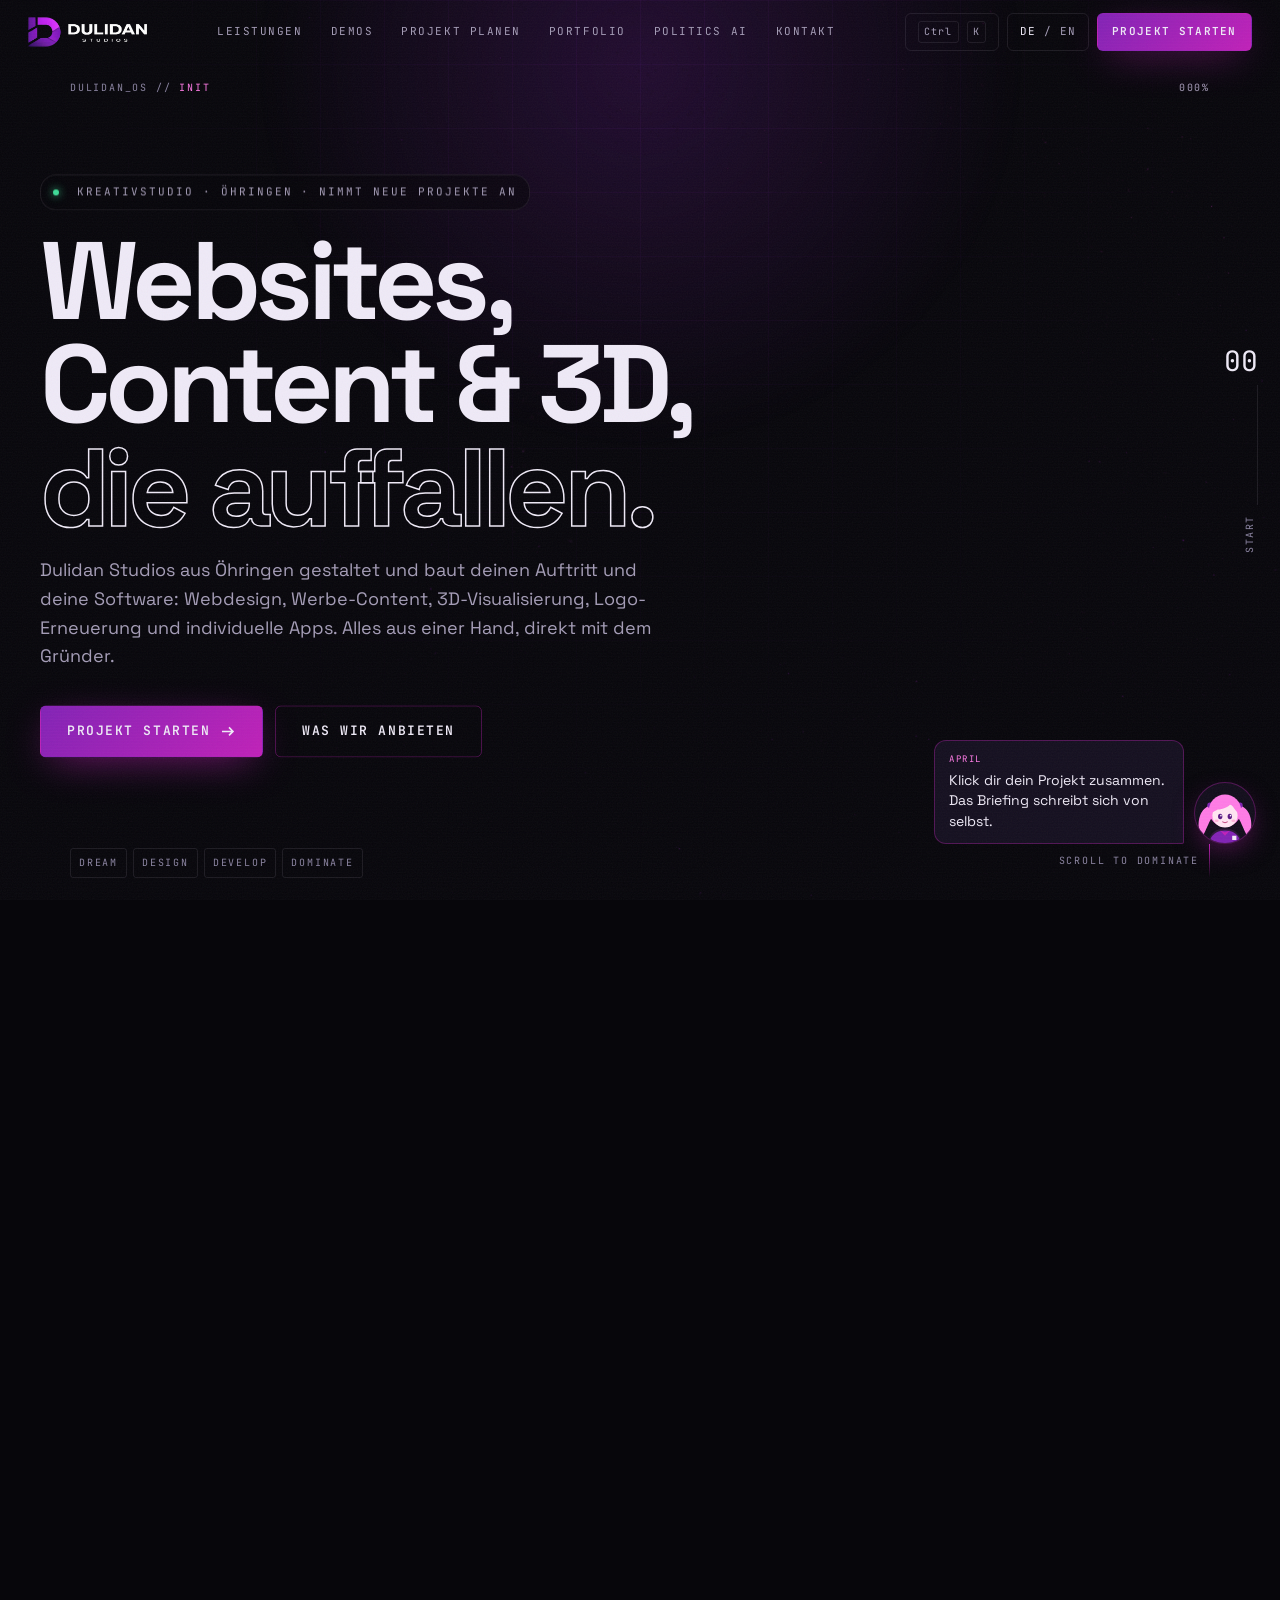
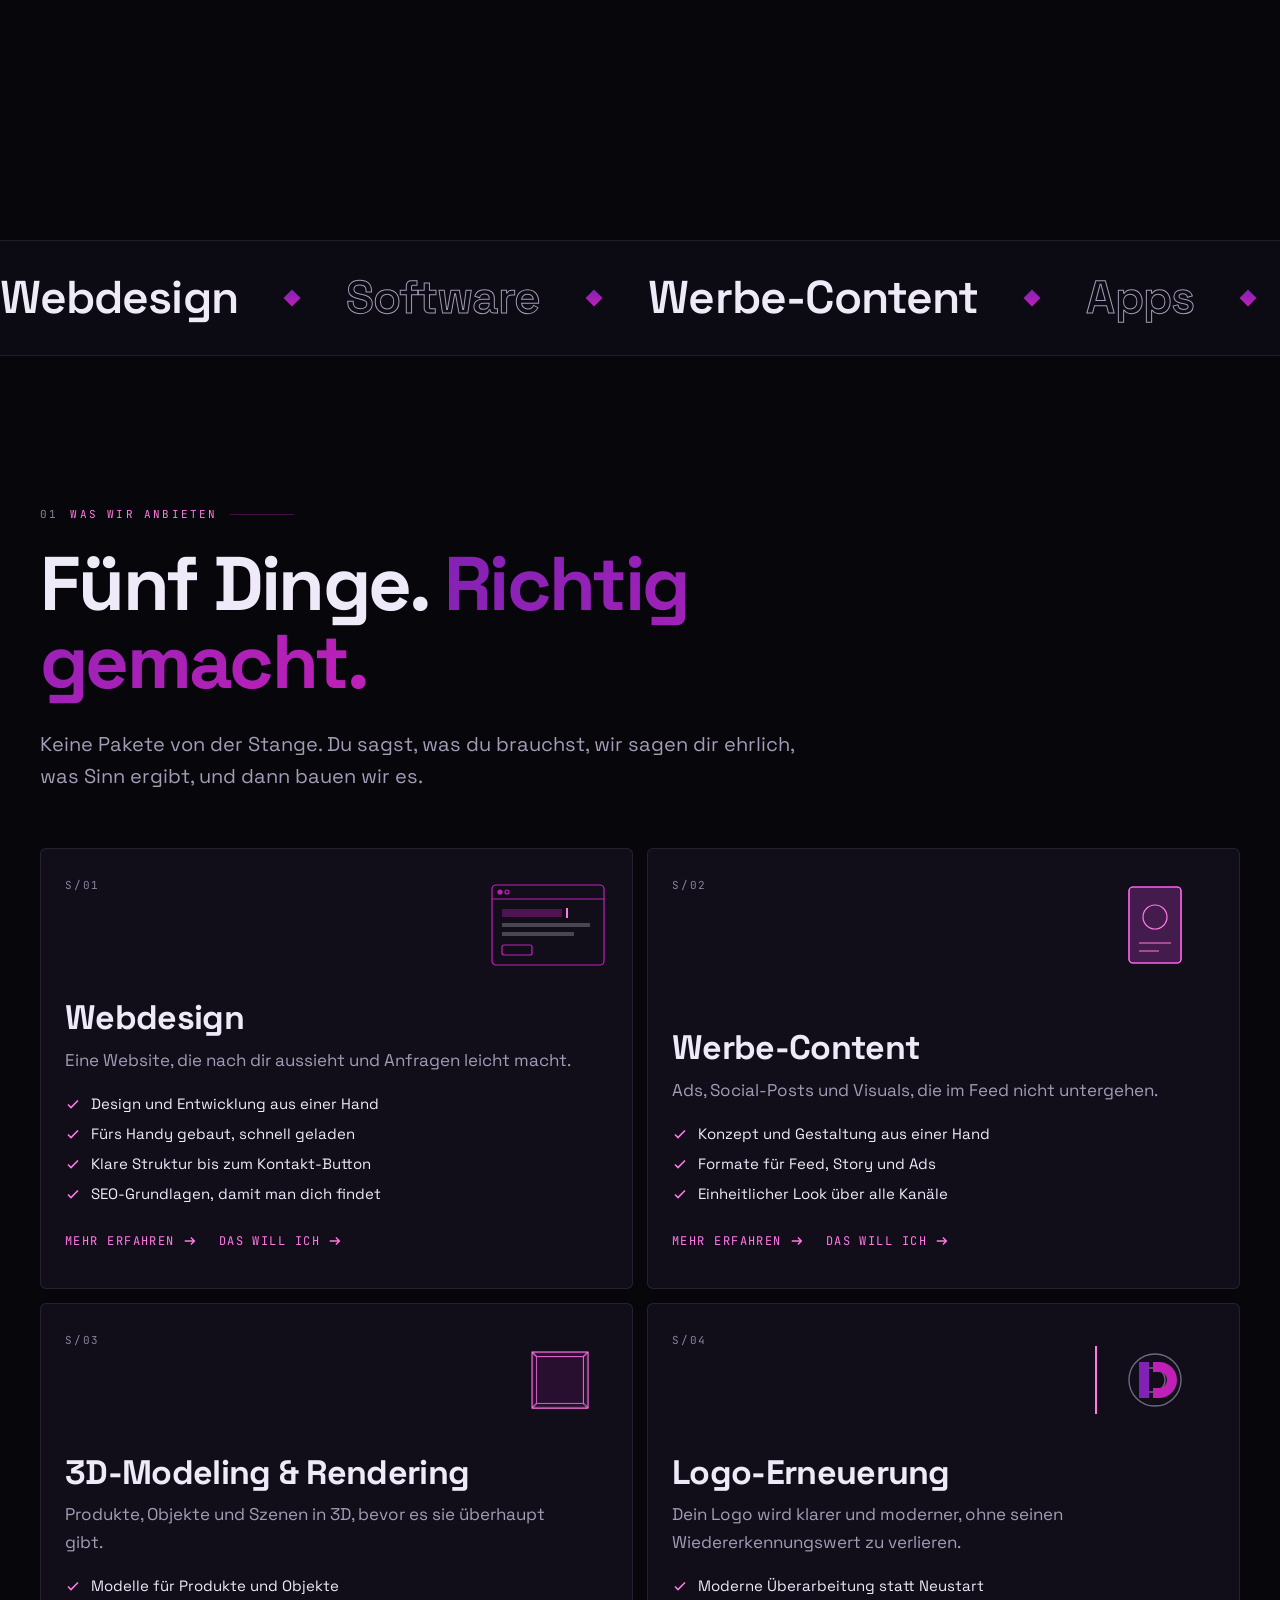
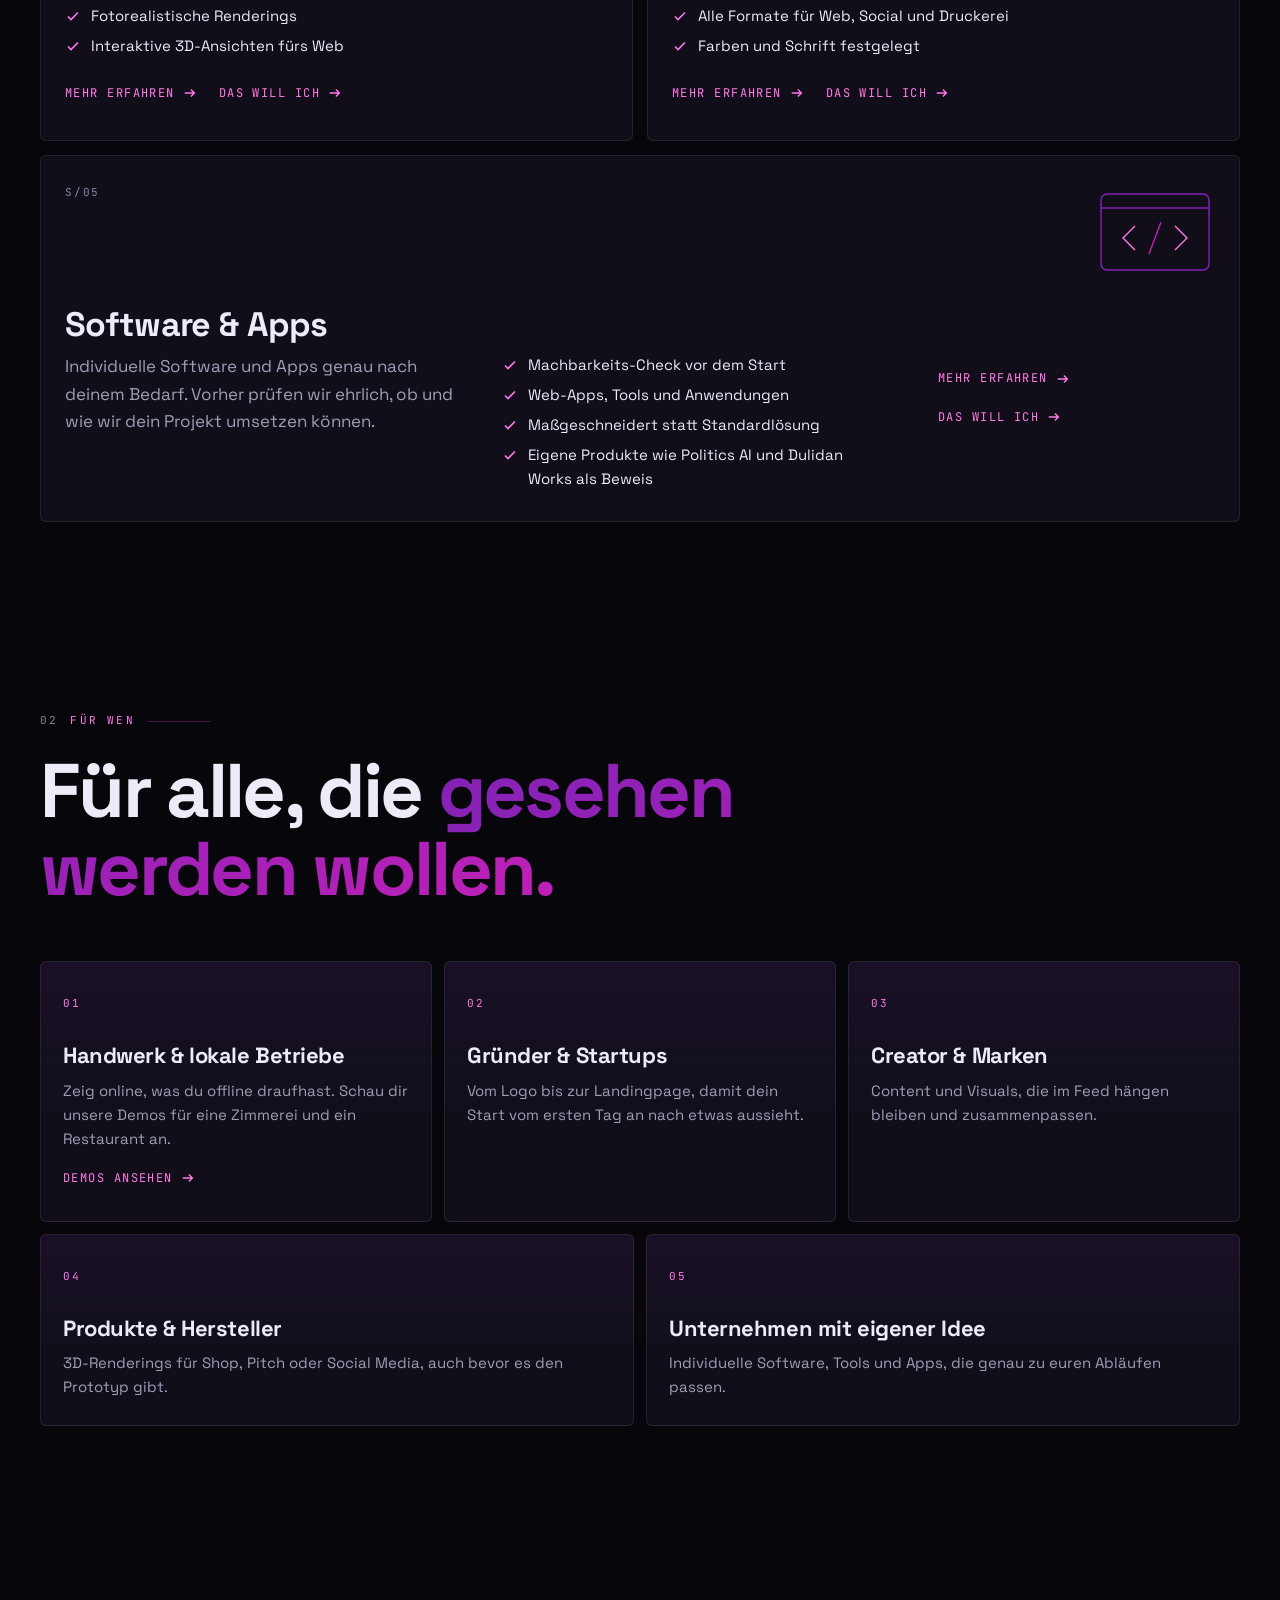
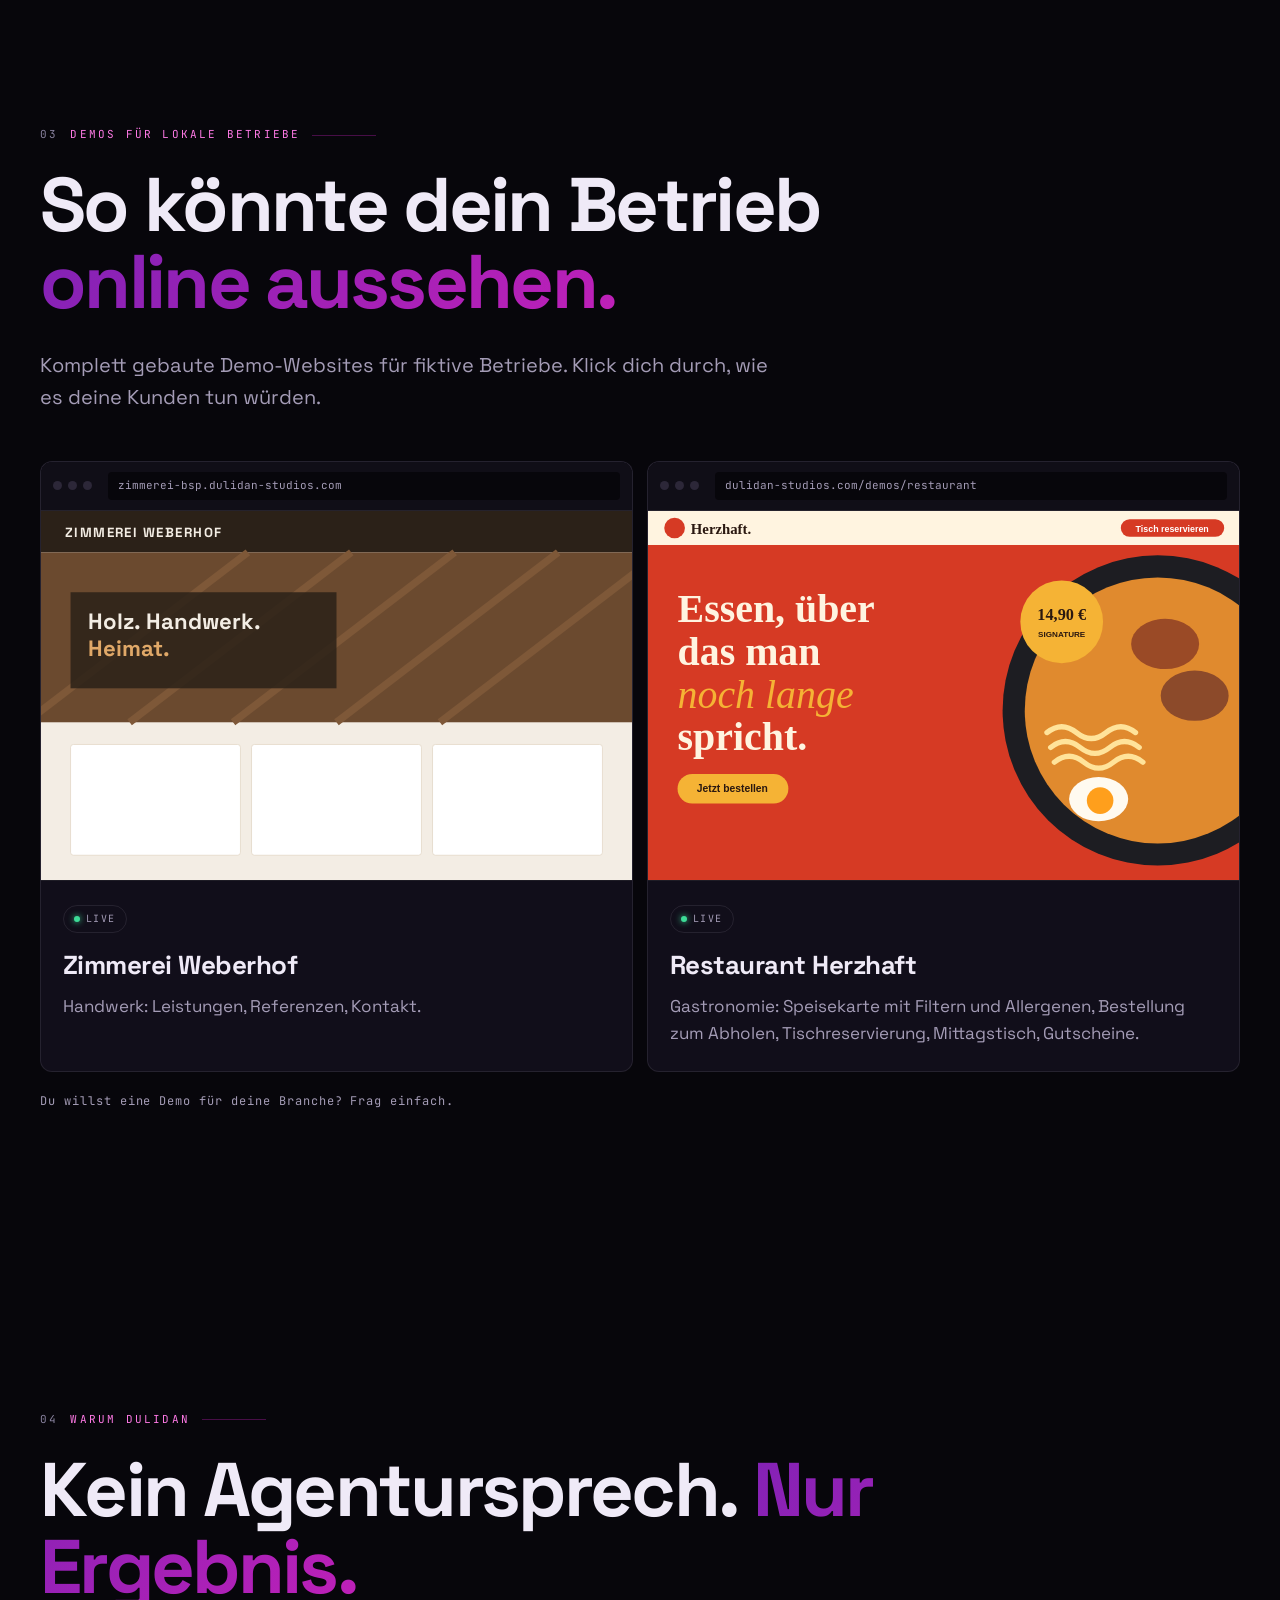
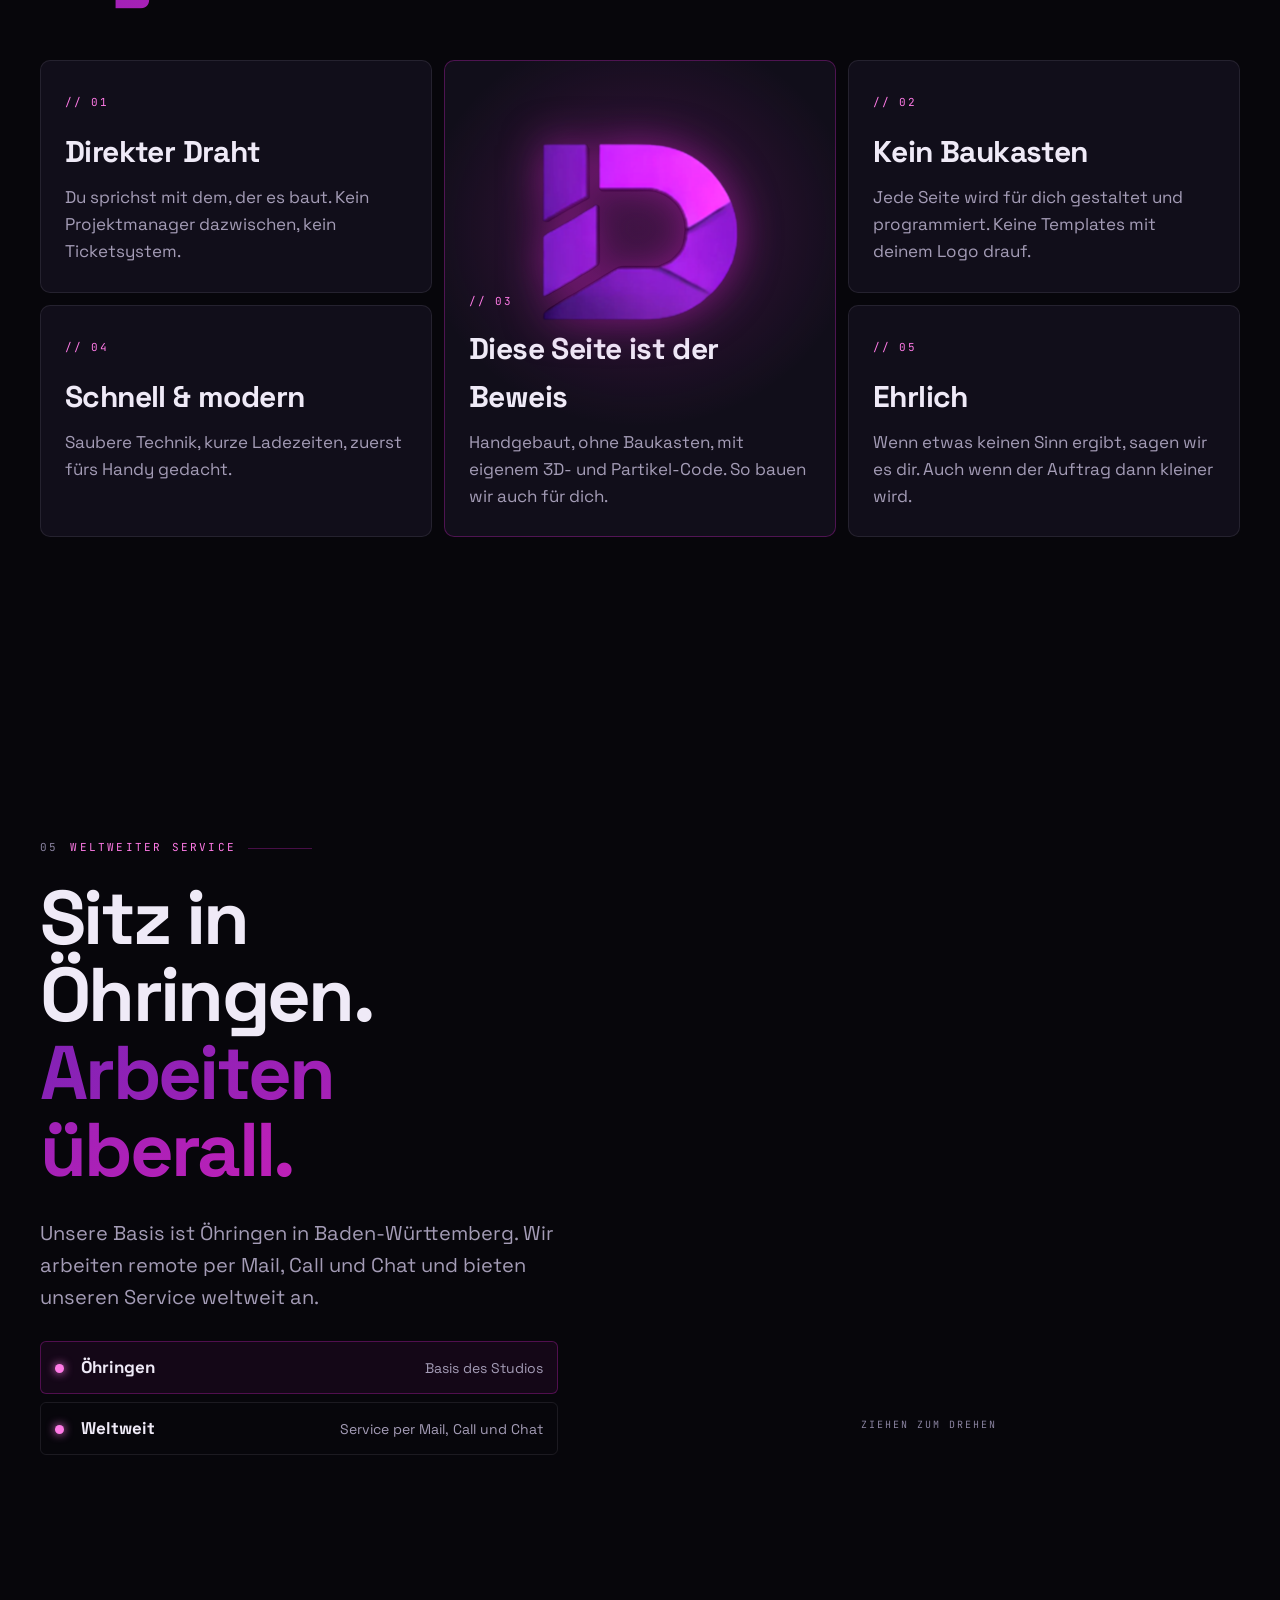
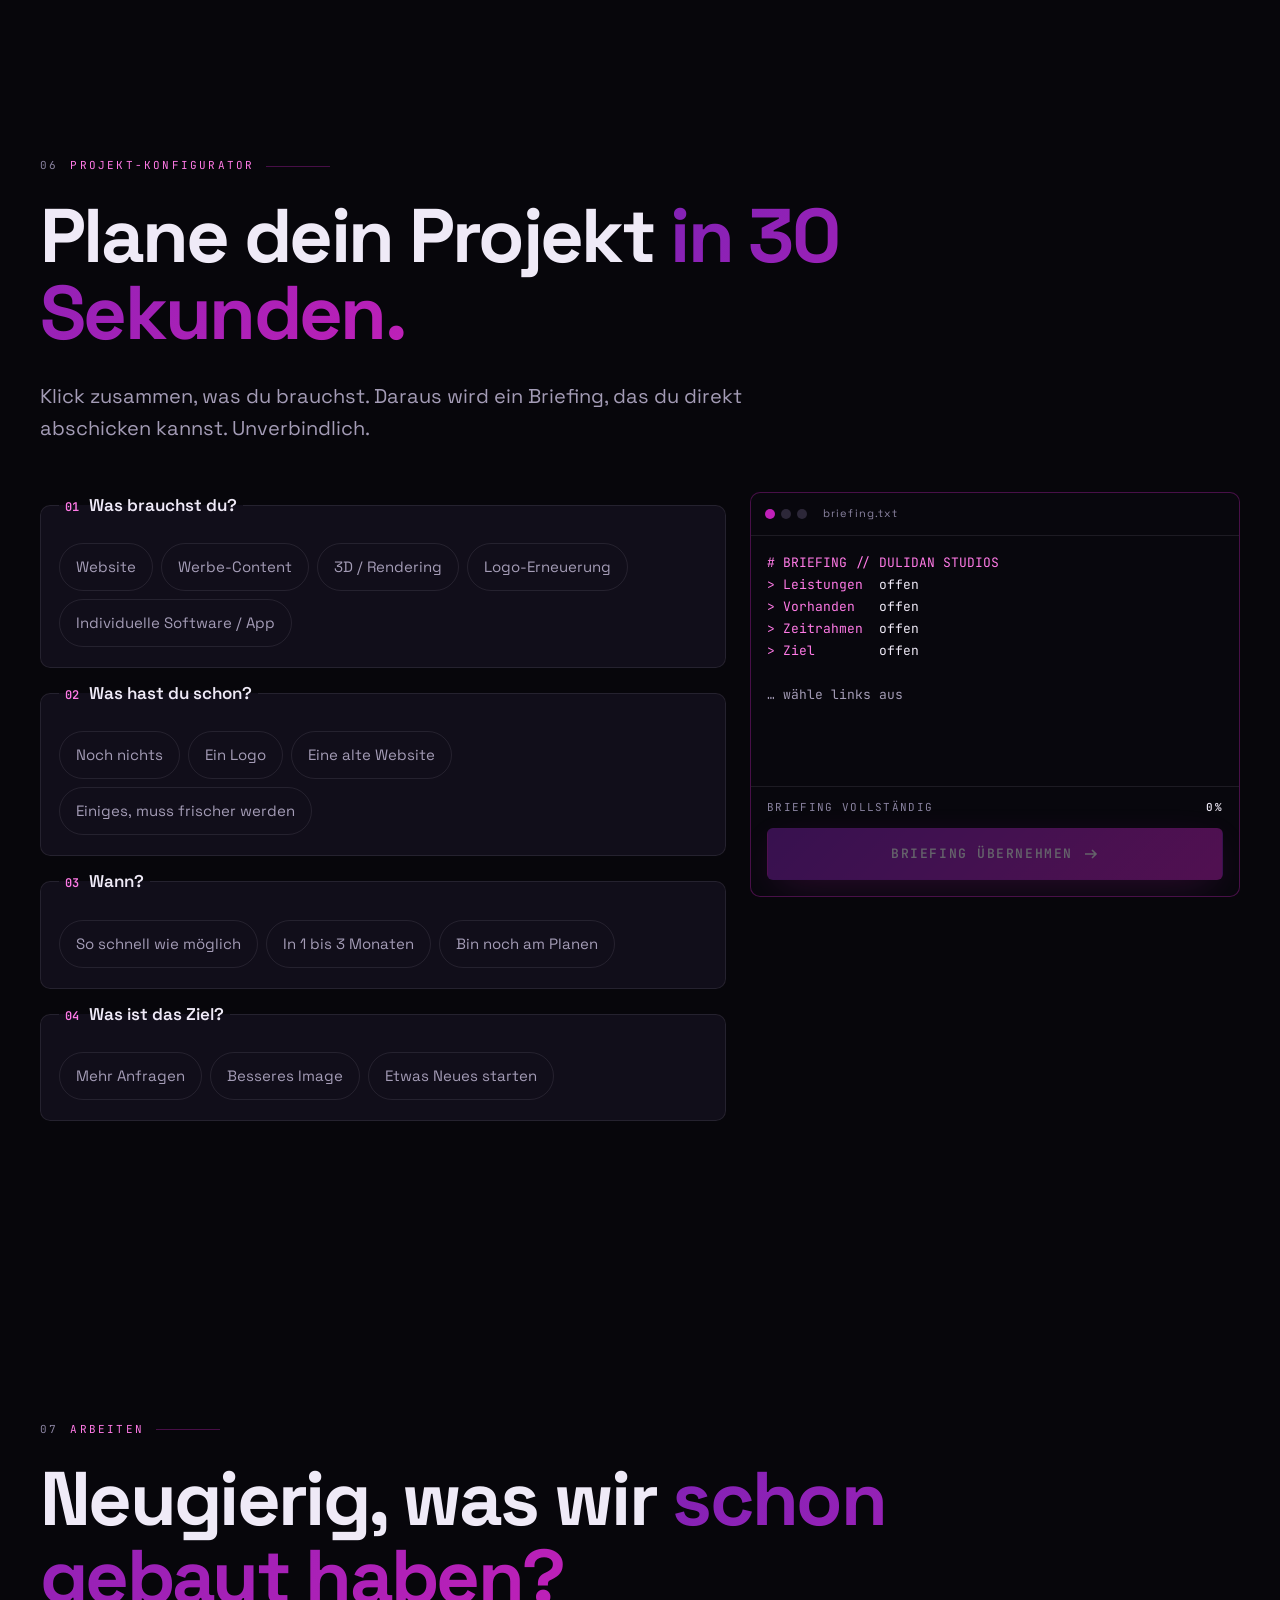
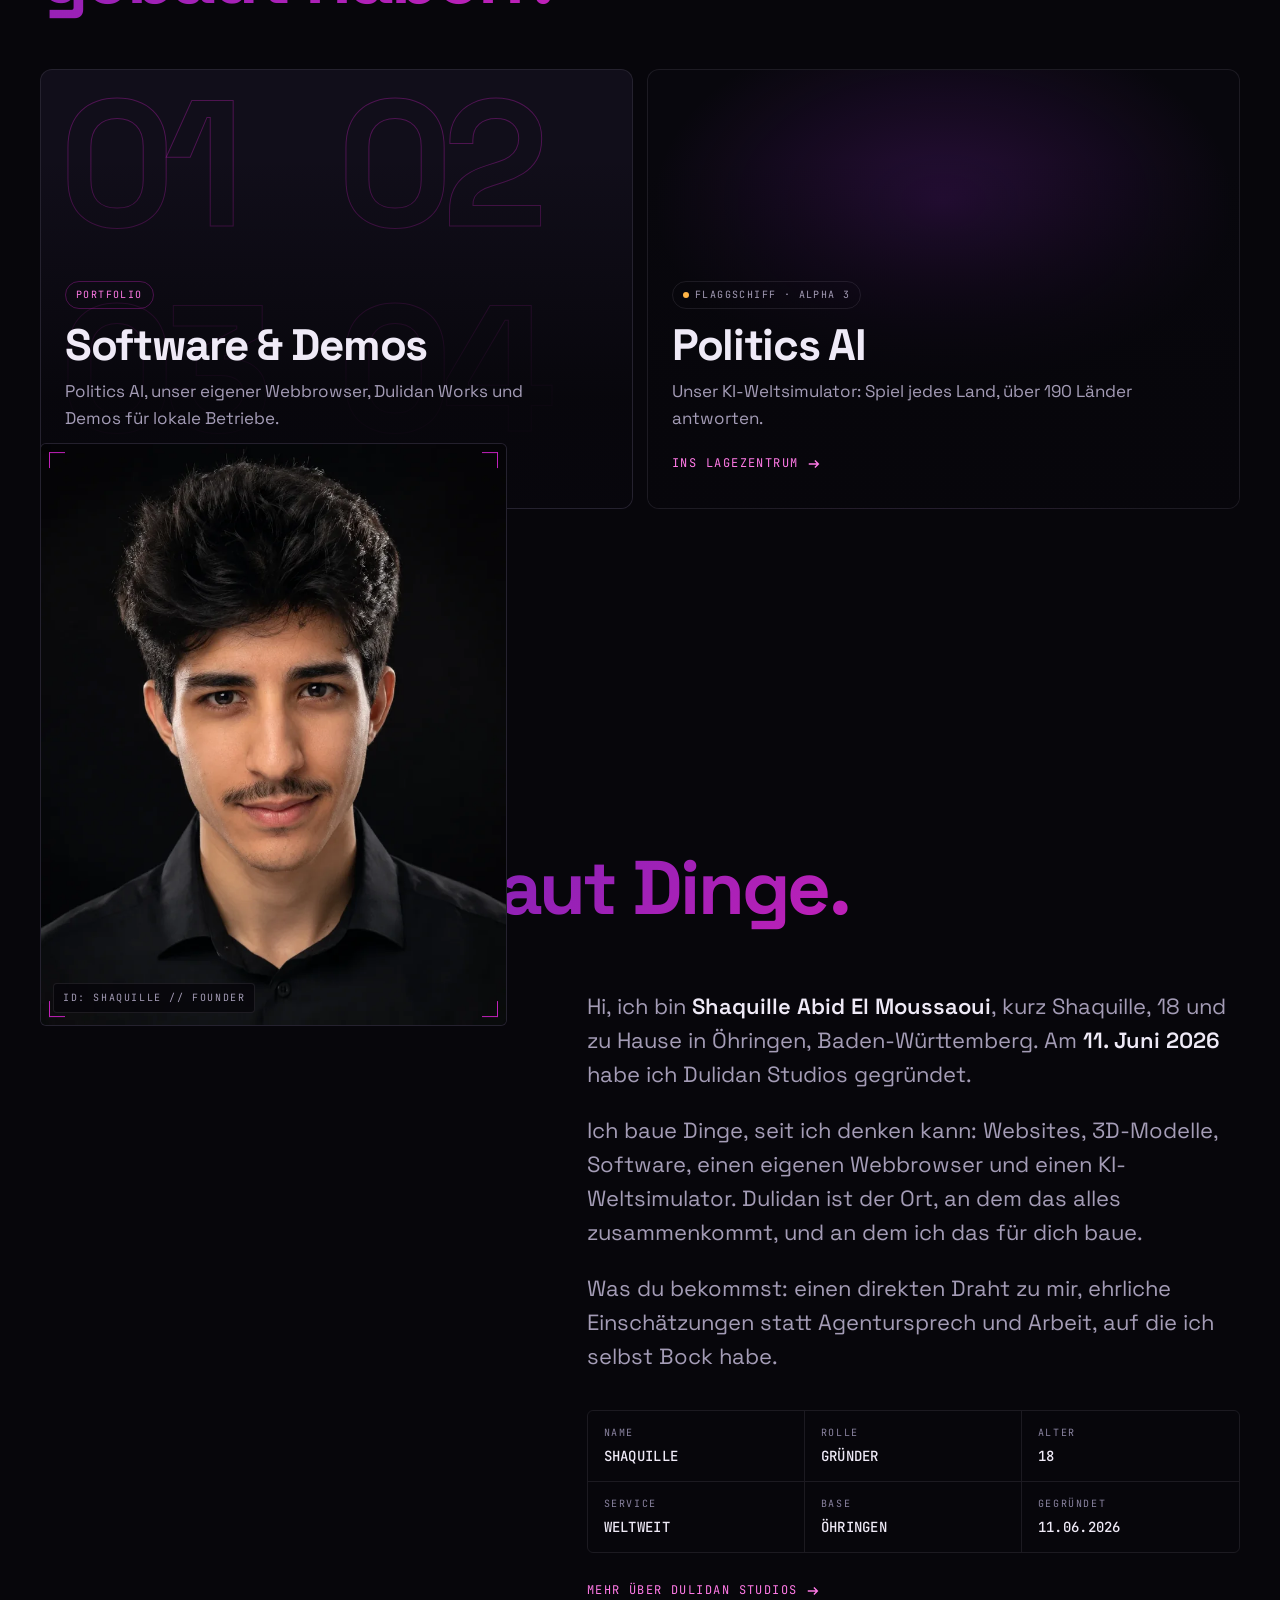
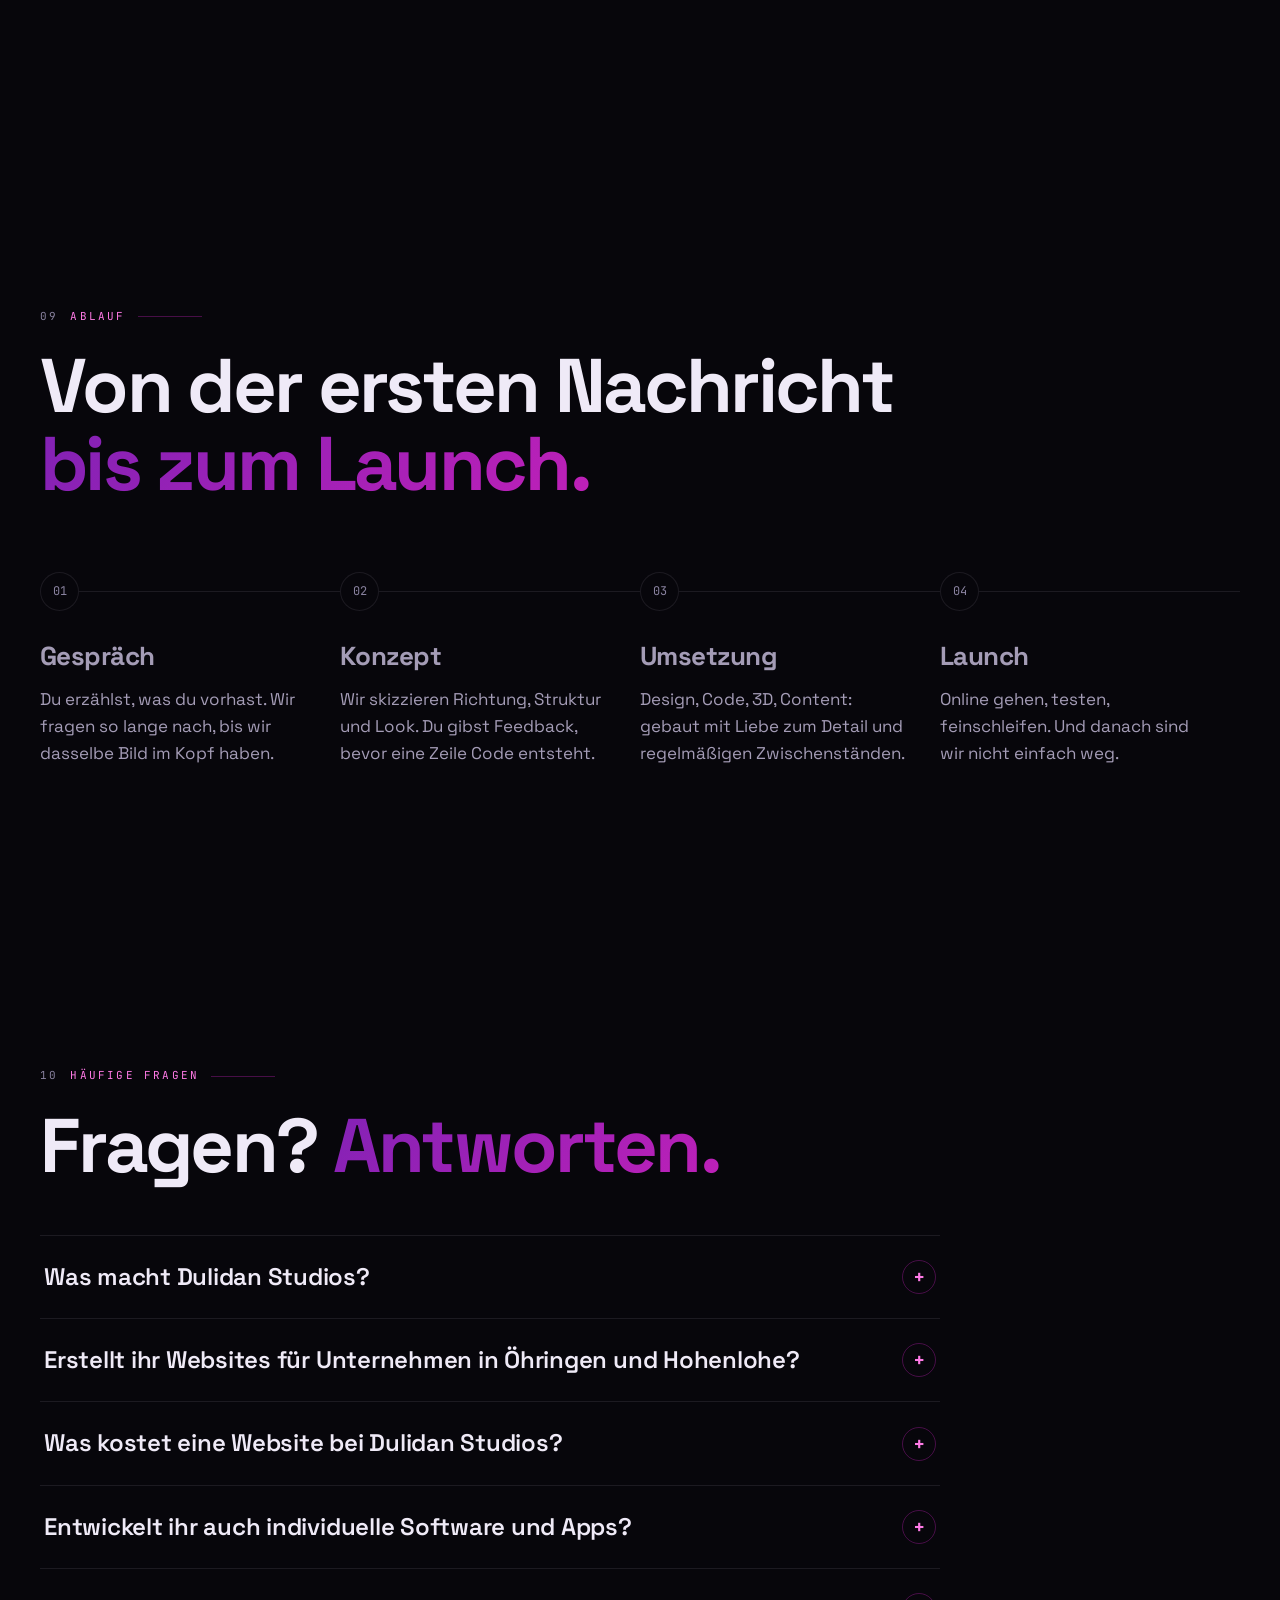
<file: index.html>
<!DOCTYPE html>
<html lang="de">
<head>
<meta charset="UTF-8">
<meta name="viewport" content="width=device-width, initial-scale=1">
<title>Webdesign, Software, Werbung & 3D aus Öhringen | Dulidan Studios</title>
<meta name="description" content="Dulidan Studios aus Öhringen: Webdesign, Softwareentwicklung, Werbe-Content, 3D-Visualisierung und Logo-Erneuerung für Hohenlohe, Heilbronn und weltweit.">
<meta name="theme-color" content="#07060b">
<meta name="color-scheme" content="dark">
<meta name="robots" content="index,follow,max-image-preview:large,max-snippet:-1">
<meta name="author" content="Dulidan Studios">
<meta name="geo.region" content="DE-BW">
<meta name="geo.placename" content="Öhringen">
<meta name="geo.position" content="49.2003;9.5025">
<meta name="ICBM" content="49.2003, 9.5025">
<link rel="alternate" hreflang="de" href="https://dulidan-studios.com/">
<link rel="alternate" hreflang="x-default" href="https://dulidan-studios.com/">
<link rel="canonical" href="https://dulidan-studios.com/">
<meta property="og:type" content="website">
<meta property="og:site_name" content="Dulidan Studios">
<meta property="og:title" content="Dulidan Studios · Webdesign, Software & 3D aus Öhringen">
<meta property="og:description" content="Dulidan Studios aus Öhringen: Webdesign, Softwareentwicklung, Werbe-Content, 3D-Visualisierung und Logo-Erneuerung für Hohenlohe, Heilbronn und weltweit.">
<meta property="og:url" content="https://dulidan-studios.com/">
<meta property="og:image" content="https://dulidan-studios.com/assets/img/og.jpg">
<meta property="og:image:width" content="1200">
<meta property="og:image:height" content="630">
<meta property="og:locale" content="de_DE">
<meta name="twitter:card" content="summary_large_image">
<link rel="icon" href="/favicon.ico" sizes="any">
<link rel="apple-touch-icon" href="/apple-touch-icon.png">
<link rel="manifest" href="/site.webmanifest">
<link rel="preload" href="/assets/fonts/space-grotesk.woff2" as="font" type="font/woff2" crossorigin>
<link rel="preload" href="/assets/fonts/jetbrains-mono.woff2" as="font" type="font/woff2" crossorigin>
<link rel="stylesheet" href="/assets/css/main.css">
<noscript><style>.rv,.rv-mask{opacity:1!important;transform:none!important;clip-path:none!important}.epic{height:auto!important}.epic-words .w{opacity:1!important;position:static!important}</style></noscript>
<script type="application/ld+json">{"@context":"https://schema.org","@graph":[{"@type":"WebSite","@id":"https://dulidan-studios.com/#website","url":"https://dulidan-studios.com/","name":"Dulidan Studios","inLanguage":"de-DE","publisher":{"@id":"https://dulidan-studios.com/#org"}},{"@type":["ProfessionalService","Organization"],"@id":"https://dulidan-studios.com/#org","name":"Dulidan Studios","alternateName":["Dulidan","Dulidan Studio","Dulidan Studios Öhringen"],"slogan":"Dream. Design. Develop. Dominate.","description":"Kreativstudio aus Öhringen für Webdesign, Werbe-Content, 3D-Modeling, Logo-Erneuerung und individuelle Software.","url":"https://dulidan-studios.com/","logo":"https://dulidan-studios.com/assets/img/icon-192.png","image":"https://dulidan-studios.com/assets/img/og.jpg","email":"info@dulidan-studios.com","telephone":"+4915207049499","foundingDate":"2026-06-11","founder":{"@type":"Person","@id":"https://dulidan-studios.com/#founder","name":"Shaquille Abid El Moussaoui","jobTitle":"Gründer und Inhaber","image":"https://dulidan-studios.com/assets/img/shaquille.webp","url":"https://dulidan-studios.com/ueber-uns/","sameAs":["https://github.com/short1106"]},"brand":{"@type":"Brand","name":"Dulidan Studios"},"owns":[{"@type":"SoftwareApplication","@id":"https://dulidan-studios.com/politics-ai/#app","name":"Politics AI","url":"https://dulidan-studios.com/politics-ai/"}],"address":{"@type":"PostalAddress","streetAddress":"Theodor-Fontane-Weg 11","postalCode":"74613","addressLocality":"Öhringen","addressRegion":"Baden-Württemberg","addressCountry":"DE"},"geo":{"@type":"GeoCoordinates","latitude":49.2003,"longitude":9.5025},"areaServed":[{"@type":"City","name":"Öhringen"},{"@type":"AdministrativeArea","name":"Hohenlohekreis"},{"@type":"City","name":"Heilbronn"},{"@type":"State","name":"Baden-Württemberg"},{"@type":"Country","name":"Deutschland"},"Weltweit"],"knowsAbout":["Webdesign","Webentwicklung","Suchmaschinenoptimierung","3D-Visualisierung","Logo-Design","Softwareentwicklung","Social Media Content"],"hasOfferCatalog":{"@type":"OfferCatalog","name":"Leistungen","itemListElement":[{"@type":"Offer","itemOffered":{"@type":"Service","name":"Webdesign","description":"Gestaltung und Programmierung von Websites, mobil optimiert und mit SEO-Grundlagen.","url":"https://dulidan-studios.com/webdesign/","provider":{"@id":"https://dulidan-studios.com/#org"},"areaServed":"Weltweit"}},{"@type":"Offer","itemOffered":{"@type":"Service","name":"Werbe-Content","description":"Ads, Social-Media-Posts und Visuals aus einer Hand.","url":"https://dulidan-studios.com/werbung/","provider":{"@id":"https://dulidan-studios.com/#org"},"areaServed":"Weltweit"}},{"@type":"Offer","itemOffered":{"@type":"Service","name":"3D-Modeling und Rendering","description":"3D-Modelle, fotorealistische Renderings und interaktive 3D-Ansichten fürs Web.","url":"https://dulidan-studios.com/3d-visualisierung/","provider":{"@id":"https://dulidan-studios.com/#org"},"areaServed":"Weltweit"}},{"@type":"Offer","itemOffered":{"@type":"Service","name":"Logo-Erneuerung","description":"Moderne Überarbeitung bestehender Logos inklusive aller Formate.","url":"https://dulidan-studios.com/logo-design/","provider":{"@id":"https://dulidan-studios.com/#org"},"areaServed":"Weltweit"}},{"@type":"Offer","itemOffered":{"@type":"Service","name":"Individuelle Software und Apps","description":"Web-Apps, Tools und Anwendungen nach Machbarkeits-Check.","url":"https://dulidan-studios.com/softwareentwicklung/","provider":{"@id":"https://dulidan-studios.com/#org"},"areaServed":"Weltweit"}}]},"sameAs":["https://github.com/short1106"]},{"@type":"WebPage","@id":"https://dulidan-studios.com/#webpage","url":"https://dulidan-studios.com/","name":"Webdesign, Software, Werbung & 3D aus Öhringen | Dulidan Studios","isPartOf":{"@id":"https://dulidan-studios.com/#website"},"about":{"@id":"https://dulidan-studios.com/#org"},"inLanguage":"de-DE","primaryImageOfPage":"https://dulidan-studios.com/assets/img/og.jpg"},{"@type":"FAQPage","@id":"https://dulidan-studios.com/#faq","mainEntity":[{"@type":"Question","name":"Was macht Dulidan Studios?","acceptedAnswer":{"@type":"Answer","text":"Dulidan Studios ist ein Kreativstudio aus Öhringen. Wir gestalten und programmieren Websites, erstellen Werbe-Content für Social Media und Ads, modellieren und rendern in 3D, erneuern Logos und entwickeln individuelle Software und Apps."}},{"@type":"Question","name":"Erstellt ihr Websites für Unternehmen in Öhringen und Hohenlohe?","acceptedAnswer":{"@type":"Answer","text":"Ja. Unser Sitz ist in Öhringen im Hohenlohekreis. Wir arbeiten für Betriebe in Öhringen, im Hohenlohekreis, in Heilbronn und Umgebung und bieten unseren Service weltweit remote an."}},{"@type":"Question","name":"Was kostet eine Website bei Dulidan Studios?","acceptedAnswer":{"@type":"Answer","text":"Das hängt vom Umfang ab, zum Beispiel von der Anzahl der Seiten und Funktionen. Nach einem kurzen Gespräch bekommst du ein transparentes, unverbindliches Angebot. Als Kleinunternehmer weisen wir keine Umsatzsteuer aus."}},{"@type":"Question","name":"Entwickelt ihr auch individuelle Software und Apps?","acceptedAnswer":{"@type":"Answer","text":"Ja. Wir prüfen zuerst ehrlich, ob und wie wir dein Projekt umsetzen können, und entwickeln dann Web-Apps, Tools und Anwendungen nach deinem Bedarf. Eigene Produkte wie Politics AI, unser Webbrowser und Dulidan Works zeigen, was wir bauen."}},{"@type":"Question","name":"Werden die Websites für Google optimiert?","acceptedAnswer":{"@type":"Answer","text":"Ja. Jede Website bekommt saubere SEO-Grundlagen: schnelle Ladezeiten, eine mobile Ansicht, klare Struktur, passende Titel und Beschreibungen sowie strukturierte Daten, damit Suchmaschinen dein Angebot verstehen."}},{"@type":"Question","name":"Wie läuft die Zusammenarbeit ab?","acceptedAnswer":{"@type":"Answer","text":"Wir starten mit einem Gespräch, danach skizzieren wir Konzept und Look. Erst wenn du zufrieden bist, setzen wir um und gehen gemeinsam online. Die Abstimmung läuft per Mail, Call und Chat, egal wo du sitzt."}}]}]}</script>
<script>try{if(localStorage.getItem("dd_lang")==="en")document.documentElement.lang="en";if(!localStorage.getItem("dd_booted2")&&!matchMedia("(prefers-reduced-motion: reduce)").matches)document.documentElement.classList.add("booting")}catch(e){}</script>
<script src="/assets/js/main.js" defer></script>
</head>
<body data-page="home">
<svg width="0" height="0" style="position:absolute" aria-hidden="true">
  <defs>
    <!-- TODO: April-Illustration durch finale Grafik ersetzen (Platzhalter-Vektor) -->
    <symbol id="april" viewBox="0 0 100 100">
      <path fill="#ff7ae6" d="M24 38C6 44 2 70 10 92c6-6 12-26 20-38z"/>
      <path fill="#ff7ae6" d="M76 38c18 6 22 32 14 54-6-6-12-26-20-38z"/>
      <circle cx="25" cy="37" r="4.5" fill="#8122b5"/><circle cx="75" cy="37" r="4.5" fill="#8122b5"/>
      <circle cx="50" cy="46" r="27" fill="#ff7ae6"/>
      <path fill="#2a1736" d="M22 100c2-16 13-24 28-24s26 8 28 24z"/>
      <path fill="#8122b5" d="M24 100c2-14 12-21 26-21s24 7 26 21z"/>
      <path fill="#c020b8" d="M42 79l8 9 8-9-8 3z"/>
      <path fill="#fff" opacity=".9" d="M62 88h7v7h-7z"/>
      <ellipse cx="50" cy="54" rx="21" ry="20" fill="#ffe6f2"/>
      <path fill="#ff7ae6" d="M28 50c0-16 10-25 22-25s22 9 22 25c-6-6-10-12-12-16-4 6-14 10-22 10-4 2-8 4-10 6z"/>
      <ellipse cx="42" cy="56" rx="3.6" ry="4.6" fill="#5b1782"/><ellipse cx="58" cy="56" rx="3.6" ry="4.6" fill="#5b1782"/>
      <circle cx="43.2" cy="54.4" r="1.3" fill="#fff"/><circle cx="59.2" cy="54.4" r="1.3" fill="#fff"/>
      <path d="M46 65q4 3 8 0" stroke="#c0407a" stroke-width="1.6" fill="none" stroke-linecap="round"/>
      <ellipse cx="36" cy="63" rx="3.5" ry="2" fill="#ff9fd0" opacity=".7"/><ellipse cx="64" cy="63" rx="3.5" ry="2" fill="#ff9fd0" opacity=".7"/>
    </symbol>
    <symbol id="i-arrow" viewBox="0 0 16 16"><path d="M2 8h11M9 4l4 4-4 4" fill="none" stroke="currentColor" stroke-width="1.6"/></symbol>
    <symbol id="i-ext" viewBox="0 0 16 16"><path d="M6 3H3v10h10v-3M9 3h4v4M13 3L7 9" fill="none" stroke="currentColor" stroke-width="1.5"/></symbol>
    <symbol id="i-check" viewBox="0 0 16 16"><path d="M3 8.5l3 3 7-7" fill="none" stroke="currentColor" stroke-width="1.6"/></symbol>
  </defs>
</svg>

<a class="skip" href="#main" data-en="Skip to content">Zum Inhalt springen</a>
<div class="bg-grid" aria-hidden="true"></div>
<div class="bg-glow" aria-hidden="true"></div>
<div class="fx fx-noise" aria-hidden="true"></div>
<div class="fx fx-scan" aria-hidden="true"></div>
<div class="wipe" id="wipe" aria-hidden="true"><img src="/assets/img/logo-mark.webp" alt="" width="64" height="64"></div>

<!-- BOOT -->
<div class="boot" id="boot" role="dialog" aria-modal="true" aria-label="Startsequenz" hidden>
  <div class="boot-in">
    <img class="boot-logo" src="/assets/img/logo-mark.webp" alt="" width="56" height="56">
    <div class="boot-lines" id="bootLines" aria-live="polite"></div>
    <div class="boot-bar"><i id="bootBar"></i></div>
    <div class="boot-foot"><span>DULIDAN_OS v2.0</span><span id="bootPct">0%</span></div>
  </div>
  <button class="boot-skip" id="bootSkip" type="button" data-en="Skip [Enter]">Überspringen [Enter]</button>
</div>

<!-- HUD -->
<div class="hud hud-progress" aria-hidden="true"><i id="progress"></i></div>
<div class="hud hud-r" aria-hidden="true"><span class="idx mono" id="hudIdx">00</span><span class="bar"><i id="hudBar"></i></span><span class="name" id="hudName">Start</span></div>
<div class="hud hud-bl" aria-hidden="true"><span class="status-dot"></span>Öhringen <b class="mono" id="hudClock">--:--:--</b> · 49.20°N 9.50°E</div>
<div class="hud hud-br" aria-hidden="true">Scroll <b class="mono" id="hudPct">000%</b> · <span data-en="Ctrl+K Command">Strg+K Kommando</span></div>

<!-- NAV -->
<header class="nav" id="nav">
  <a class="nav-logo" href="/" aria-label="Dulidan Studios, Startseite"><img src="/assets/img/logo-full.webp" alt="Dulidan Studios" width="458" height="115"></a>
  <nav aria-label="Hauptnavigation">
    <ul class="nav-links">
      <li><a href="#leistungen" data-en="Services">Leistungen</a></li>
      <li><a href="#demos">Demos</a></li>
      <li><a href="#projekt" data-en="Plan a project">Projekt planen</a></li>
      <li><a href="/portfolio/">Portfolio</a></li>
      <li><a href="/politics-ai/">Politics AI</a></li>
      <li><a href="#kontakt" data-en="Contact">Kontakt</a></li>
    </ul>
  </nav>
  <div class="nav-tools">
    <button class="chip-btn cmdk-btn" type="button" id="cmdkBtn" aria-label="Kommandozentrale öffnen"><kbd>Ctrl</kbd><kbd>K</kbd></button>
    <button class="chip-btn lang-btn" type="button" id="langBtn" aria-label="DE/EN: Sprache wechseln"><span data-l="de">DE</span>/<span data-l="en">EN</span></button>
    <a class="btn btn-solid btn-nav" href="#projekt" data-en="Start project">Projekt starten</a>
    <button class="burger" id="burger" type="button" aria-label="Menü" aria-expanded="false" aria-controls="mmenu"><span></span></button>
  </div>
</header>
<div class="mmenu" id="mmenu">
  <a href="#leistungen"><span>01</span><b data-en="Services">Leistungen</b></a>
  <a href="#fuerwen"><span>02</span><b data-en="Who it's for">Für wen</b></a>
  <a href="#demos"><span>03</span><b>Demos</b></a>
  <a href="#projekt"><span>04</span><b data-en="Plan a project">Projekt planen</b></a>
  <a href="/portfolio/"><span>05</span><b>Portfolio</b></a>
  <a href="/politics-ai/"><span>06</span><b>Politics AI</b></a>
  <a href="#kontakt"><span>08</span><b data-en="Contact">Kontakt</b></a>
</div>

<main id="main">

<!-- EPIC HERO: Dream. Design. Develop. Dominate. -->
<section class="epic" id="top" data-sec="Start" aria-labelledby="hero-h">
  <div class="epic-stick">
    <div class="hero-canvas" id="heroCanvas" aria-hidden="true">
      <img class="hero-fallback" id="heroFallback" src="/assets/img/logo-mark.webp" alt="" width="512" height="512">
    </div>
    <div class="epic-flash" aria-hidden="true"></div>

    <div class="epic-intro wrap" id="epicIntro">
      <p class="hero-kicker"><span class="status-dot"></span><span data-en="Creative studio · Öhringen · taking new projects">Kreativstudio · Öhringen · nimmt neue Projekte an</span></p>
      <h1 class="hero-title" id="hero-h"><span class="l"><span data-en="Websites,">Websites,</span></span><span class="l l2"><span data-en="content &amp; 3D">Content &amp; 3D,</span></span><span class="l l3"><span class="outline" data-en="that stand out.">die auffallen.</span></span></h1>
      <p class="hero-sub" data-en="Dulidan Studios from Öhringen designs and builds your presence and your software: web design, ad content, 3D visualisation, logo refreshes and custom apps. Everything from one hand, directly with the founder.">Dulidan Studios aus Öhringen gestaltet und baut deinen Auftritt und deine Software: Webdesign, Werbe-Content, 3D-Visualisierung, Logo-Erneuerung und individuelle Apps. Alles aus einer Hand, direkt mit dem Gründer.</p>
      <div class="hero-cta">
        <a class="btn btn-solid mag" href="#projekt" data-cursor="Los"><span data-en="Start your project">Projekt starten</span><svg aria-hidden="true"><use href="#i-arrow"/></svg></a>
        <a class="btn mag" href="#leistungen" data-cursor="Services"><span data-en="What we offer">Was wir anbieten</span></a>
      </div>
    </div>

    <div class="epic-words" id="epicWords" aria-label="Dream. Design. Develop. Dominate.">
      <div class="w" data-i="0"><span class="wn mono">01</span><b class="glitch" data-t="DREAM.">DREAM.</b><span class="ws" data-en="You have an idea.">Du hast eine Idee.</span></div>
      <div class="w" data-i="1"><span class="wn mono">02</span><b class="glitch" data-t="DESIGN.">DESIGN.</b><span class="ws" data-en="We give it shape.">Wir geben ihr eine Form.</span></div>
      <div class="w" data-i="2"><span class="wn mono">03</span><b class="glitch" data-t="DEVELOP.">DEVELOP.</b><span class="ws" data-en="We build it. Visible to the whole world.">Wir bauen sie. Sichtbar für die ganze Welt.</span></div>
      <div class="w" data-i="3"><span class="wn mono">04</span><b class="glitch" data-t="DOMINATE.">DOMINATE.</b><span class="ws" data-en="And you stand out.">Und du hebst dich ab.</span></div>
      <div class="w w-final" data-i="4">
        <p class="lockup"><span>Dream.</span> <span>Design.</span> <span>Develop.</span> <span class="dom">Dominate.</span></p>
        <a class="btn btn-solid mag" href="#leistungen" data-cursor="Go"><span data-en="Let's go">Lass uns loslegen</span><svg aria-hidden="true"><use href="#i-arrow"/></svg></a>
      </div>
    </div>

    <div class="epic-hud" aria-hidden="true">
      <div class="eh-tl mono">DULIDAN_OS // <span id="ehStage">INIT</span></div>
      <div class="eh-tr mono"><span id="ehPct">000</span>%</div>
      <ol class="eh-steps mono" id="ehSteps"><li>Dream</li><li>Design</li><li>Develop</li><li>Dominate</li></ol>
      <div class="eh-scroll mono"><span data-en="Scroll to dominate">Scroll to dominate</span><i></i></div>
    </div>
  </div>
</section>

<div class="marquee" aria-hidden="true">
  <div class="marquee-track">
    <span>Webdesign</span><span>Software</span><span>Werbe-Content</span><span>Apps</span><span>3D-Modeling</span><span>Logo-Erneuerung</span>
    <span>Webdesign</span><span>Software</span><span>Werbe-Content</span><span>Apps</span><span>3D-Modeling</span><span>Logo-Erneuerung</span>
  </div>
</div>

<!-- LEISTUNGEN -->
<section class="sec" id="leistungen" data-sec="Leistungen" data-sec-en="Services" aria-labelledby="svc-h">
  <div class="wrap">
    <p class="sec-label rv"><span class="n">01</span><span data-en="What we offer">Was wir anbieten</span></p>
    <h2 class="h2 rv-mask" id="svc-h" data-en="Five things. <em>Done properly.</em>">Fünf Dinge. <em>Richtig gemacht.</em></h2>
    <p class="lead rv" data-en="No off-the-shelf packages. You tell us what you need, we tell you honestly what makes sense, and then we build it.">Keine Pakete von der Stange. Du sagst, was du brauchst, wir sagen dir ehrlich, was Sinn ergibt, und dann bauen wir es.</p>
    <div class="svc-grid">
      <article class="svc rv tilt" style="--d:0.0s">
        <div class="svc-top"><span class="svc-n">S/01</span>
          <svg class="svc-ico ico-web" viewBox="0 0 120 96" aria-hidden="true" fill="none" stroke="#c020b8" stroke-width="1.2"><rect x="4" y="8" width="112" height="80" rx="4"/><path d="M4 22h112"/><circle cx="12" cy="15" r="2" fill="#c020b8"/><circle cx="19" cy="15" r="2"/><rect class="blk" x="14" y="32" width="60" height="8" fill="rgba(192,32,184,.35)" stroke="none"/><rect class="blk" x="14" y="46" width="88" height="4" fill="rgba(239,234,247,.25)" stroke="none"/><rect class="blk" x="14" y="55" width="72" height="4" fill="rgba(239,234,247,.25)" stroke="none"/><rect x="14" y="68" width="30" height="10" rx="2"/><rect class="cur-b" x="78" y="31" width="2" height="10" fill="#ff7ae6" stroke="none"/></svg>
        </div>
        <h3 data-en="Web design">Webdesign</h3>
        <p data-en="A website that looks like you and makes enquiries easy.">Eine Website, die nach dir aussieht und Anfragen leicht macht.</p>
        <ul class="svc-list"><li><svg aria-hidden="true"><use href="#i-check"/></svg><span data-en="Design and development from one hand">Design und Entwicklung aus einer Hand</span></li><li><svg aria-hidden="true"><use href="#i-check"/></svg><span data-en="Built for phones, fast to load">Fürs Handy gebaut, schnell geladen</span></li><li><svg aria-hidden="true"><use href="#i-check"/></svg><span data-en="Clear structure all the way to the contact button">Klare Struktur bis zum Kontakt-Button</span></li><li><svg aria-hidden="true"><use href="#i-check"/></svg><span data-en="SEO basics so people can find you">SEO-Grundlagen, damit man dich findet</span></li></ul>
        <div class="svc-acts"><a class="link-arrow" href="/webdesign/"><span data-en="Learn more">Mehr erfahren</span><svg width="14" height="14" aria-hidden="true"><use href="#i-arrow"/></svg></a><button class="link-arrow svc-pick" type="button" data-pick="web"><span data-en="Request this">Das will ich</span><svg width="14" height="14" aria-hidden="true"><use href="#i-arrow"/></svg></button></div>
      </article>
      <article class="svc rv tilt" style="--d:0.08s">
        <div class="svc-top"><span class="svc-n">S/02</span>
          <svg class="svc-ico ico-ads" viewBox="0 0 120 96" aria-hidden="true" fill="none" stroke-width="1.2"><g class="fr"><rect x="34" y="10" width="52" height="76" rx="4" stroke="#8122b5" fill="rgba(129,34,181,.12)"/></g><g class="fr"><rect x="34" y="10" width="52" height="76" rx="4" stroke="#c020b8" fill="rgba(192,32,184,.12)"/><path d="M44 66h32M44 74h20" stroke="#ff7ae6"/></g><g class="fr"><rect x="34" y="10" width="52" height="76" rx="4" stroke="#ff7ae6" fill="rgba(255,122,230,.08)"/><circle cx="60" cy="40" r="12" stroke="#ff7ae6"/></g></svg>
        </div>
        <h3 data-en="Ad content">Werbe-Content</h3>
        <p data-en="Ads, social posts and visuals that don't drown in the feed.">Ads, Social-Posts und Visuals, die im Feed nicht untergehen.</p>
        <ul class="svc-list"><li><svg aria-hidden="true"><use href="#i-check"/></svg><span data-en="Concept and design from one hand">Konzept und Gestaltung aus einer Hand</span></li><li><svg aria-hidden="true"><use href="#i-check"/></svg><span data-en="Formats for feed, story and ads">Formate für Feed, Story und Ads</span></li><li><svg aria-hidden="true"><use href="#i-check"/></svg><span data-en="One consistent look across channels">Einheitlicher Look über alle Kanäle</span></li></ul>
        <div class="svc-acts"><a class="link-arrow" href="/werbung/"><span data-en="Learn more">Mehr erfahren</span><svg width="14" height="14" aria-hidden="true"><use href="#i-arrow"/></svg></a><button class="link-arrow svc-pick" type="button" data-pick="ads"><span data-en="Request this">Das will ich</span><svg width="14" height="14" aria-hidden="true"><use href="#i-arrow"/></svg></button></div>
      </article>
      <article class="svc rv tilt" style="--d:0.0s">
        <div class="svc-top"><span class="svc-n">S/03</span>
          <div class="svc-ico cube-wrap" aria-hidden="true"><div class="cube"><i></i><i></i><i></i><i></i><i></i><i></i></div></div>
        </div>
        <h3 data-en="3D modeling &amp; rendering">3D-Modeling &amp; Rendering</h3>
        <p data-en="Products, objects and scenes in 3D before they even exist.">Produkte, Objekte und Szenen in 3D, bevor es sie überhaupt gibt.</p>
        <ul class="svc-list"><li><svg aria-hidden="true"><use href="#i-check"/></svg><span data-en="Models for products and objects">Modelle für Produkte und Objekte</span></li><li><svg aria-hidden="true"><use href="#i-check"/></svg><span data-en="Photorealistic renderings">Fotorealistische Renderings</span></li><li><svg aria-hidden="true"><use href="#i-check"/></svg><span data-en="Interactive 3D views for the web">Interaktive 3D-Ansichten fürs Web</span></li></ul>
        <div class="svc-acts"><a class="link-arrow" href="/3d-visualisierung/"><span data-en="Learn more">Mehr erfahren</span><svg width="14" height="14" aria-hidden="true"><use href="#i-arrow"/></svg></a><button class="link-arrow svc-pick" type="button" data-pick="3d"><span data-en="Request this">Das will ich</span><svg width="14" height="14" aria-hidden="true"><use href="#i-arrow"/></svg></button></div>
      </article>
      <article class="svc rv tilt" style="--d:0.08s">
        <div class="svc-top"><span class="svc-n">S/04</span>
          <svg class="svc-ico ico-logo" viewBox="0 0 120 96" aria-hidden="true" fill="none" stroke-width="1.4"><g class="old" stroke="#6f6882"><circle cx="60" cy="48" r="26"/><path d="M48 36v24h10a12 12 0 000-24z"/></g><g class="new"><path d="M44 30h10v36H44z" fill="#8122b5"/><path d="M58 30h6a18 18 0 010 36h-6v-10h6a8 8 0 000-16h-6z" fill="#c020b8"/></g><rect class="sweep" x="0" y="14" width="2" height="68" fill="#ff7ae6"/></svg>
        </div>
        <h3 data-en="Logo refresh">Logo-Erneuerung</h3>
        <p data-en="Your logo gets clearer and more modern without losing what makes it recognisable.">Dein Logo wird klarer und moderner, ohne seinen Wiedererkennungswert zu verlieren.</p>
        <ul class="svc-list"><li><svg aria-hidden="true"><use href="#i-check"/></svg><span data-en="Modern rework instead of starting over">Moderne Überarbeitung statt Neustart</span></li><li><svg aria-hidden="true"><use href="#i-check"/></svg><span data-en="All formats for web, social and your printer">Alle Formate für Web, Social und Druckerei</span></li><li><svg aria-hidden="true"><use href="#i-check"/></svg><span data-en="Colours and typefaces defined">Farben und Schrift festgelegt</span></li></ul>
        <div class="svc-acts"><a class="link-arrow" href="/logo-design/"><span data-en="Learn more">Mehr erfahren</span><svg width="14" height="14" aria-hidden="true"><use href="#i-arrow"/></svg></a><button class="link-arrow svc-pick" type="button" data-pick="logo"><span data-en="Request this">Das will ich</span><svg width="14" height="14" aria-hidden="true"><use href="#i-arrow"/></svg></button></div>
      </article>
      <article class="svc rv tilt svc-wide" style="--d:0.0s">
        <div class="svc-top"><span class="svc-n">S/05</span>
          <svg class="svc-ico ico-sw" viewBox="0 0 120 96" aria-hidden="true" fill="none" stroke-width="1.4"><rect x="6" y="10" width="108" height="76" rx="6" stroke="#8122b5"/><path d="M6 24h108" stroke="#8122b5"/><path class="br1" d="M40 42l-12 12 12 12" stroke="#ff7ae6"/><path class="br2" d="M80 42l12 12-12 12" stroke="#ff7ae6"/><path class="sl" d="M66 38l-12 32" stroke="#c020b8"/></svg>
        </div>
        <h3 data-en="Software &amp; apps">Software &amp; Apps</h3>
        <p data-en="Custom software and apps built exactly for your needs. Before we start, we honestly check whether and how we can build your project.">Individuelle Software und Apps genau nach deinem Bedarf. Vorher prüfen wir ehrlich, ob und wie wir dein Projekt umsetzen können.</p>
        <ul class="svc-list"><li><svg aria-hidden="true"><use href="#i-check"/></svg><span data-en="Feasibility check before we start">Machbarkeits-Check vor dem Start</span></li><li><svg aria-hidden="true"><use href="#i-check"/></svg><span data-en="Web apps, tools and applications">Web-Apps, Tools und Anwendungen</span></li><li><svg aria-hidden="true"><use href="#i-check"/></svg><span data-en="Tailor-made instead of off the shelf">Maßgeschneidert statt Standardlösung</span></li><li><svg aria-hidden="true"><use href="#i-check"/></svg><span data-en="Our own products like Politics AI and Dulidan Works as proof">Eigene Produkte wie Politics AI und Dulidan Works als Beweis</span></li></ul>
        <div class="svc-acts"><a class="link-arrow" href="/softwareentwicklung/"><span data-en="Learn more">Mehr erfahren</span><svg width="14" height="14" aria-hidden="true"><use href="#i-arrow"/></svg></a><button class="link-arrow svc-pick" type="button" data-pick="sw"><span data-en="Request this">Das will ich</span><svg width="14" height="14" aria-hidden="true"><use href="#i-arrow"/></svg></button></div>
      </article>
    </div>
  </div>
</section>

<!-- FÜR WEN -->
<section class="sec sec-tight" id="fuerwen" data-sec="Für wen" data-sec-en="Who it's for" aria-labelledby="who-h">
  <div class="wrap">
    <p class="sec-label rv"><span class="n">02</span><span data-en="Who it's for">Für wen</span></p>
    <h2 class="h2 rv-mask" id="who-h" data-en="Built for people <em>who want to be seen.</em>">Für alle, die <em>gesehen werden wollen.</em></h2>
    <div class="who">
      <article class="who-c rv"><span class="who-i mono">01</span><h3 data-en="Craft &amp; local businesses">Handwerk &amp; lokale Betriebe</h3><p data-en="Show online what you're great at offline. See our demos for a carpentry and a restaurant.">Zeig online, was du offline draufhast. Schau dir unsere Demos für eine Zimmerei und ein Restaurant an.</p><a class="link-arrow" href="#demos"><span data-en="See demos">Demos ansehen</span><svg width="14" height="14" aria-hidden="true"><use href="#i-arrow"/></svg></a></article>
      <article class="who-c rv" style="--d:.06s"><span class="who-i mono">02</span><h3 data-en="Founders &amp; start-ups">Gründer &amp; Startups</h3><p data-en="From logo to landing page, so your start looks like something from day one.">Vom Logo bis zur Landingpage, damit dein Start vom ersten Tag an nach etwas aussieht.</p></article>
      <article class="who-c rv" style="--d:.12s"><span class="who-i mono">03</span><h3 data-en="Creators &amp; brands">Creator &amp; Marken</h3><p data-en="Content and visuals that stick in the feed and fit together.">Content und Visuals, die im Feed hängen bleiben und zusammenpassen.</p></article>
      <article class="who-c rv" style="--d:.18s"><span class="who-i mono">04</span><h3 data-en="Products &amp; makers">Produkte &amp; Hersteller</h3><p data-en="3D renderings for shop, pitch or social media, even before the prototype exists.">3D-Renderings für Shop, Pitch oder Social Media, auch bevor es den Prototyp gibt.</p></article>
      <article class="who-c rv" style="--d:.24s"><span class="who-i mono">05</span><h3 data-en="Companies with an idea">Unternehmen mit eigener Idee</h3><p data-en="Custom software, tools and apps that fit exactly how you work.">Individuelle Software, Tools und Apps, die genau zu euren Abläufen passen.</p></article>
    </div>
  </div>
</section>

<!-- DEMOS -->
<section class="sec" id="demos" data-sec="Demos" aria-labelledby="demo-h">
  <div class="wrap">
    <p class="sec-label rv"><span class="n">03</span><span data-en="Demos for local businesses">Demos für lokale Betriebe</span></p>
    <h2 class="h2 rv-mask" id="demo-h" data-en="See how your business <em>could look online.</em>">So könnte dein Betrieb <em>online aussehen.</em></h2>
    <p class="lead rv" data-en="Fully built demo websites for fictional businesses. Click through them like a customer would.">Komplett gebaute Demo-Websites für fiktive Betriebe. Klick dich durch, wie es deine Kunden tun würden.</p>
    <div class="demo-grid">
      <a class="demo-card rv" href="https://zimmerei-bsp.dulidan-studios.com" target="_blank" rel="noopener" data-cursor="Live">
        <div class="browser"><div class="browser-bar"><i></i><i></i><i></i><span>zimmerei-bsp.dulidan-studios.com</span></div>
          <div class="browser-view">
            <svg viewBox="0 0 800 500" aria-hidden="true">
              <rect width="800" height="500" fill="#f3ede4"/><rect width="800" height="56" fill="#2b2118"/>
              <text x="32" y="35" font-family="Space Grotesk,sans-serif" font-size="18" font-weight="700" fill="#f3ede4" letter-spacing="2">ZIMMEREI WEBERHOF</text>
              <rect x="0" y="56" width="800" height="230" fill="#6b4a2f"/>
              <g stroke="#7e5838" stroke-width="10"><path d="M-20 286l300-230M120 286l300-230M260 286l300-230M400 286l300-230M540 286l300-230"/></g>
              <rect x="40" y="110" width="360" height="130" fill="rgba(43,33,24,.85)"/>
              <text x="64" y="160" font-family="Space Grotesk,sans-serif" font-size="30" font-weight="700" fill="#f3ede4">Holz. Handwerk.</text>
              <text x="64" y="196" font-family="Space Grotesk,sans-serif" font-size="30" font-weight="700" fill="#e0a868">Heimat.</text>
              <g fill="#fff" stroke="#e2d6c4"><rect x="40" y="316" width="230" height="150" rx="4"/><rect x="285" y="316" width="230" height="150" rx="4"/><rect x="530" y="316" width="230" height="150" rx="4"/></g>
            </svg>
          </div></div>
        <div class="demo-c"><span class="pill live">Live</span><h3 data-en="Carpentry">Zimmerei Weberhof</h3><p data-en="Craft business: services, references, contact.">Handwerk: Leistungen, Referenzen, Kontakt.</p></div>
      </a>
      <a class="demo-card rv" href="/demos/restaurant/" style="--d:.08s" data-cursor="Live">
        <div class="browser"><div class="browser-bar"><i></i><i></i><i></i><span>dulidan-studios.com/demos/restaurant</span></div>
          <div class="browser-view">
            <svg viewBox="0 0 800 500" aria-hidden="true">
              <rect width="800" height="500" fill="#d63a24"/><rect width="800" height="46" fill="#fff4e0"/>
              <circle cx="36" cy="23" r="14" fill="#d63a24"/><text x="58" y="31" font-family="Georgia,serif" font-weight="700" font-size="20" fill="#2a1810">Herzhaft.</text>
              <rect x="640" y="11" width="140" height="24" rx="12" fill="#d63a24"/><text x="660" y="28" font-family="sans-serif" font-size="12" font-weight="700" fill="#fff">Tisch reservieren</text>
              <text x="40" y="150" font-family="Georgia,serif" font-weight="700" font-size="54" fill="#fff4e0">Essen, über</text>
              <text x="40" y="208" font-family="Georgia,serif" font-weight="700" font-size="54" fill="#fff4e0">das man</text>
              <text x="40" y="266" font-family="Georgia,serif" font-style="italic" font-size="54" fill="#f5b335">noch lange</text>
              <text x="40" y="324" font-family="Georgia,serif" font-weight="700" font-size="54" fill="#fff4e0">spricht.</text>
              <rect x="40" y="356" width="150" height="40" rx="20" fill="#f5b335"/><text x="66" y="381" font-family="sans-serif" font-size="14" font-weight="700" fill="#2a1810">Jetzt bestellen</text>
              <circle cx="690" cy="270" r="210" fill="#1d1d22"/><circle cx="690" cy="270" r="180" fill="#e08a2e"/>
              <g stroke="#ffe39a" stroke-width="7" fill="none" stroke-linecap="round"><path d="M540 300q20-16 40 0t40 0 40 0"/><path d="M545 320q20-16 40 0t40 0 40 0"/><path d="M550 340q20-16 40 0t40 0 40 0"/></g>
              <ellipse cx="610" cy="390" rx="40" ry="30" fill="#fffaf0"/><circle cx="612" cy="392" r="18" fill="#ff9f1c"/>
              <ellipse cx="700" cy="180" rx="46" ry="34" fill="#9a4a26"/><ellipse cx="740" cy="250" rx="46" ry="34" fill="#8c4a2a"/>
              <circle cx="560" cy="150" r="56" fill="#f5b335"/><text x="560" y="148" text-anchor="middle" font-family="Georgia,serif" font-weight="700" font-size="22" fill="#2a1810">14,90 €</text><text x="560" y="170" text-anchor="middle" font-family="sans-serif" font-size="11" font-weight="700" fill="#2a1810">SIGNATURE</text>
            </svg>
          </div></div>
        <div class="demo-c"><span class="pill live">Live</span><h3 data-en="Restaurant Herzhaft">Restaurant Herzhaft</h3><p data-en="Gastronomy: menu with filters and allergens, pickup ordering, table booking, lunch menu, vouchers.">Gastronomie: Speisekarte mit Filtern und Allergenen, Bestellung zum Abholen, Tischreservierung, Mittagstisch, Gutscheine.</p></div>
      </a>
    </div>
    <p class="demo-more rv mono" data-en="Want a demo for your industry? Just ask.">Du willst eine Demo für deine Branche? Frag einfach.</p>
  </div>
</section>

<!-- WARUM -->
<section class="sec" id="warum" data-sec="Warum Dulidan" data-sec-en="Why Dulidan" aria-labelledby="why-h">
  <div class="wrap">
    <p class="sec-label rv"><span class="n">04</span><span data-en="Why Dulidan">Warum Dulidan</span></p>
    <h2 class="h2 rv-mask" id="why-h" data-en="No agency speak. <em>Just results.</em>">Kein Agentursprech. <em>Nur Ergebnis.</em></h2>
    <div class="bento">
      <article class="bt bt-a rv"><span class="bt-k mono">// 01</span><h3 data-en="Direct line">Direkter Draht</h3><p data-en="You talk to the person who builds it. No project manager in between, no ticket system.">Du sprichst mit dem, der es baut. Kein Projektmanager dazwischen, kein Ticketsystem.</p></article>
      <article class="bt bt-b rv" style="--d:.06s"><span class="bt-k mono">// 02</span><h3 data-en="No site builder">Kein Baukasten</h3><p data-en="Every page is designed and coded for you. No templates with your logo slapped on.">Jede Seite wird für dich gestaltet und programmiert. Keine Templates mit deinem Logo drauf.</p></article>
      <article class="bt bt-c rv" style="--d:.12s">
        <div class="bt-d" aria-hidden="true"><div class="d3" id="d3"><i></i><i></i><i></i><i></i><i></i><i></i><i></i><i></i><i></i><i></i><i></i><i></i></div></div>
        <span class="bt-k mono">// 03</span><h3 data-en="This site is the proof">Diese Seite ist der Beweis</h3><p data-en="Hand-built, no site builder, own 3D and particle code. That's how we build for you too.">Handgebaut, ohne Baukasten, mit eigenem 3D- und Partikel-Code. So bauen wir auch für dich.</p></article>
      <article class="bt bt-d2 rv"><span class="bt-k mono">// 04</span><h3 data-en="Fast &amp; modern">Schnell &amp; modern</h3><p data-en="Clean tech, short loading times, designed for phones first.">Saubere Technik, kurze Ladezeiten, zuerst fürs Handy gedacht.</p></article>
      <article class="bt bt-e rv" style="--d:.06s"><span class="bt-k mono">// 05</span><h3 data-en="Honest">Ehrlich</h3><p data-en="If something doesn't make sense, we'll tell you. Even if it means a smaller job.">Wenn etwas keinen Sinn ergibt, sagen wir es dir. Auch wenn der Auftrag dann kleiner wird.</p></article>
    </div>
  </div>
</section>

<!-- WELT -->
<section class="sec world" id="welt" data-sec="Weltweit" data-sec-en="Worldwide" aria-labelledby="world-h">
  <div class="wrap world-grid">
    <div>
      <p class="sec-label rv"><span class="n">05</span><span data-en="Worldwide service">Weltweiter Service</span></p>
      <h2 class="h2 rv-mask" id="world-h" data-en="Based in Öhringen. <em>Working everywhere.</em>">Sitz in Öhringen. <em>Arbeiten überall.</em></h2>
      <p class="lead rv" data-en="Our base is Öhringen in Baden-Württemberg. We work remotely by email, call and chat and offer our services worldwide.">Unsere Basis ist Öhringen in Baden-Württemberg. Wir arbeiten remote per Mail, Call und Chat und bieten unseren Service weltweit an.</p>
      <ul class="pins rv">
        <li data-pin="0" class="on"><span class="pin-d"></span><b>Öhringen</b><span data-en="Studio base">Basis des Studios</span></li>
        <li class="pin-world"><span class="pin-d"></span><b data-en="Worldwide">Weltweit</b><span data-en="Service by email, call and chat">Service per Mail, Call und Chat</span></li>
      </ul>
    </div>
    <div class="globe-wrap rv">
      <canvas id="worldGlobe" role="img" aria-label="Interaktive Weltkugel mit Markierung für Öhringen und Verbindungen in die ganze Welt. Mit der Maus oder dem Finger drehbar."></canvas>
      <span class="globe-tip mono" data-en="Drag to rotate">Ziehen zum Drehen</span>
    </div>
  </div>
</section>

<!-- KONFIGURATOR -->
<section class="sec" id="projekt" data-sec="Projekt planen" data-sec-en="Plan a project" aria-labelledby="cfg-h">
  <div class="wrap">
    <p class="sec-label rv"><span class="n">06</span><span data-en="Project configurator">Projekt-Konfigurator</span></p>
    <h2 class="h2 rv-mask" id="cfg-h" data-en="Plan your project <em>in 30 seconds.</em>">Plane dein Projekt <em>in 30 Sekunden.</em></h2>
    <p class="lead rv" data-en="Click together what you need. We turn it into a briefing you can send straight away. No obligation.">Klick zusammen, was du brauchst. Daraus wird ein Briefing, das du direkt abschicken kannst. Unverbindlich.</p>
    <div class="cfg rv">
      <div class="cfg-steps">
        <fieldset class="cfg-q">
          <legend><span class="mono">01</span> <span data-en="What do you need?">Was brauchst du?</span></legend>
          <div class="chips" data-q="need" data-multi>
            <button type="button" data-v="web" aria-pressed="false">Website</button>
            <button type="button" data-v="ads" aria-pressed="false" data-en="Ad content">Werbe-Content</button>
            <button type="button" data-v="3d" aria-pressed="false" data-en="3D / rendering">3D / Rendering</button>
            <button type="button" data-v="logo" aria-pressed="false" data-en="Logo refresh">Logo-Erneuerung</button>
            <button type="button" data-v="sw" aria-pressed="false" data-en="Custom software / app">Individuelle Software / App</button>
          </div>
        </fieldset>
        <fieldset class="cfg-q">
          <legend><span class="mono">02</span> <span data-en="What do you already have?">Was hast du schon?</span></legend>
          <div class="chips" data-q="have">
            <button type="button" data-v="none" aria-pressed="false" data-en="Nothing yet">Noch nichts</button>
            <button type="button" data-v="logo" aria-pressed="false" data-en="A logo">Ein Logo</button>
            <button type="button" data-v="site" aria-pressed="false" data-en="An old website">Eine alte Website</button>
            <button type="button" data-v="all" aria-pressed="false" data-en="Lots, it needs a refresh">Einiges, muss frischer werden</button>
          </div>
        </fieldset>
        <fieldset class="cfg-q">
          <legend><span class="mono">03</span> <span data-en="When?">Wann?</span></legend>
          <div class="chips" data-q="when">
            <button type="button" data-v="asap" aria-pressed="false" data-en="As soon as possible">So schnell wie möglich</button>
            <button type="button" data-v="soon" aria-pressed="false" data-en="In 1 to 3 months">In 1 bis 3 Monaten</button>
            <button type="button" data-v="plan" aria-pressed="false" data-en="Just planning">Bin noch am Planen</button>
          </div>
        </fieldset>
        <fieldset class="cfg-q">
          <legend><span class="mono">04</span> <span data-en="What's the goal?">Was ist das Ziel?</span></legend>
          <div class="chips" data-q="goal">
            <button type="button" data-v="leads" aria-pressed="false" data-en="More enquiries">Mehr Anfragen</button>
            <button type="button" data-v="brand" aria-pressed="false" data-en="Better image">Besseres Image</button>
            <button type="button" data-v="launch" aria-pressed="false" data-en="Launch something new">Etwas Neues starten</button>
          </div>
        </fieldset>
      </div>
      <div class="cfg-out">
        <div class="term-bar"><i></i><i></i><i></i><span>briefing.txt</span></div>
        <pre class="cfg-pre mono" id="cfgOut" aria-live="polite"></pre>
        <div class="cfg-meter"><span class="mono" data-en="Briefing complete">Briefing vollständig</span><b class="mono" id="cfgPct">0%</b><i id="cfgBar"></i></div>
        <button class="btn btn-solid mag" type="button" id="cfgSend" disabled><span data-en="Use briefing">Briefing übernehmen</span><svg aria-hidden="true"><use href="#i-arrow"/></svg></button>
      </div>
    </div>
  </div>
</section>

<!-- ARBEITEN -->
<section class="sec" id="arbeiten" data-sec="Arbeiten" data-sec-en="Work" aria-labelledby="work-h">
  <div class="wrap">
    <p class="sec-label rv"><span class="n">07</span><span data-en="Work">Arbeiten</span></p>
    <h2 class="h2 rv-mask" id="work-h" data-en="Curious what we've <em>already built?</em>">Neugierig, was wir <em>schon gebaut haben?</em></h2>
    <div class="portals">
      <a class="portal rv" href="/portfolio/" data-cursor="Open">
        <div class="portal-bg portal-bg-a" aria-hidden="true"><span>01</span><span>02</span><span>03</span><span>04</span></div>
        <div class="portal-c">
          <span class="pill hot">Portfolio</span>
          <h3 data-en="Software &amp; demos">Software &amp; Demos</h3>
          <p data-en="Politics AI, our own web browser, Dulidan Works and demos for local businesses.">Politics AI, unser eigener Webbrowser, Dulidan Works und Demos für lokale Betriebe.</p>
          <span class="link-arrow"><span data-en="Open portfolio">Portfolio öffnen</span><svg width="14" height="14" aria-hidden="true"><use href="#i-arrow"/></svg></span>
        </div>
      </a>
      <a class="portal portal-pai rv" href="/politics-ai/" style="--d:.08s" data-cursor="Enter">
        <canvas class="portal-globe" id="portalGlobe" aria-hidden="true"></canvas>
        <div class="portal-c">
          <span class="pill wip" data-en="Flagship · Alpha 3">Flaggschiff · Alpha 3</span>
          <h3>Politics AI</h3>
          <p data-en="Our AI world simulator: play any country, more than 190 countries respond.">Unser KI-Weltsimulator: Spiel jedes Land, über 190 Länder antworten.</p>
          <span class="link-arrow"><span data-en="Enter the situation room">Ins Lagezentrum</span><svg width="14" height="14" aria-hidden="true"><use href="#i-arrow"/></svg></span>
        </div>
      </a>
    </div>
  </div>
</section>

<!-- ABOUT -->
<section class="sec" id="about" data-sec="Über mich" data-sec-en="About" aria-labelledby="about-h">
  <div class="wrap">
    <p class="sec-label rv"><span class="n">08</span><span data-en="Who's behind it">Wer dahinter steckt</span></p>
    <h2 class="h2 rv-mask" id="about-h" data-en="18, founder, <em>building things.</em>">18, Gründer, <em>baut Dinge.</em></h2>
    <div class="about-grid">
      <div class="rv" data-speed="-0.04">
        <div class="photo"><img src="/assets/img/shaquille.webp" alt="Shaquille, Gründer von Dulidan Studios" width="800" height="1000" loading="lazy">
          <span class="corner tl"></span><span class="corner tr"></span><span class="corner bl"></span><span class="corner br"></span>
          <span class="photo-tag mono">ID: SHAQUILLE // FOUNDER</span>
        </div>
      </div>
      <div class="about-text">
        <p class="rv" data-en="Hi, I'm <strong>Shaquille Abid El Moussaoui</strong>, Shaquille for short, 18, at home in Öhringen, Baden-Württemberg. On <strong>11 June 2026</strong> I founded Dulidan Studios.">Hi, ich bin <strong>Shaquille Abid El Moussaoui</strong>, kurz Shaquille, 18 und zu Hause in Öhringen, Baden-Württemberg. Am <strong>11. Juni 2026</strong> habe ich Dulidan Studios gegründet.</p>
        <p class="rv" data-en="I've been building things for as long as I can remember: websites, 3D models, software, our own web browser and an AI world simulator. Dulidan is where all of that comes together, and where I build it for you.">Ich baue Dinge, seit ich denken kann: Websites, 3D-Modelle, Software, einen eigenen Webbrowser und einen KI-Weltsimulator. Dulidan ist der Ort, an dem das alles zusammenkommt, und an dem ich das für dich baue.</p>
        <p class="rv" data-en="What you get: a direct line to me, honest opinions instead of agency speak, and work I actually care about.">Was du bekommst: einen direkten Draht zu mir, ehrliche Einschätzungen statt Agentursprech und Arbeit, auf die ich selbst Bock habe.</p>
        <div class="readout rv">
          <div>Name<b>Shaquille</b></div>
          <div><span data-en="Role">Rolle</span><b data-en="Founder">Gründer</b></div>
          <div><span data-en="Age">Alter</span><b class="mono">18</b></div>
          <div>Service<b data-en="Worldwide">Weltweit</b></div>
          <div>Base<b>Öhringen</b></div>
          <div><span data-en="Founded">Gegründet</span><b class="mono">11.06.2026</b></div>
        </div>
        <a class="link-arrow rv" href="/ueber-uns/" style="margin-top:22px"><span data-en="More about Dulidan Studios">Mehr über Dulidan Studios</span><svg width="14" height="14" aria-hidden="true"><use href="#i-arrow"/></svg></a>
        
      </div>
    </div>
  </div>
</section>

<!-- PROCESS -->
<section class="sec" id="prozess" data-sec="Prozess" data-sec-en="Process" aria-labelledby="proc-h">
  <div class="wrap">
    <p class="sec-label rv"><span class="n">09</span><span data-en="Process">Ablauf</span></p>
    <h2 class="h2 rv-mask" id="proc-h" data-en="From first message <em>to launch.</em>">Von der ersten Nachricht <em>bis zum Launch.</em></h2>
    <div class="proc" id="proc">
      <div class="proc-line" aria-hidden="true"><i id="procLine"></i></div>
      <div class="step"><span class="step-dot">01</span><h3 data-en="Talk">Gespräch</h3><p data-en="You tell us what you have in mind. We keep asking until we both have the same picture in our heads.">Du erzählst, was du vorhast. Wir fragen so lange nach, bis wir dasselbe Bild im Kopf haben.</p></div>
      <div class="step"><span class="step-dot">02</span><h3 data-en="Concept">Konzept</h3><p data-en="We sketch direction, structure and look. You give feedback before a single line of code exists.">Wir skizzieren Richtung, Struktur und Look. Du gibst Feedback, bevor eine Zeile Code entsteht.</p></div>
      <div class="step"><span class="step-dot">03</span><h3 data-en="Build">Umsetzung</h3><p data-en="Design, code, 3D, content: built with attention to detail and regular check-ins.">Design, Code, 3D, Content: gebaut mit Liebe zum Detail und regelmäßigen Zwischenständen.</p></div>
      <div class="step"><span class="step-dot">04</span><h3>Launch</h3><p data-en="Go live, test, polish. And afterwards we don't just disappear.">Online gehen, testen, feinschleifen. Und danach sind wir nicht einfach weg.</p></div>
    </div>
  </div>
</section>


<!-- FAQ -->
<section class="sec" id="faq" data-sec="FAQ" aria-labelledby="faq-h">
  <div class="wrap">
    <p class="sec-label rv"><span class="n">10</span><span data-en="FAQ">Häufige Fragen</span></p>
    <h2 class="h2 rv-mask" id="faq-h" data-en="Questions? <em>Answers.</em>">Fragen? <em>Antworten.</em></h2>
    <div class="faq-list rv">
      <details><summary><span data-en="What does Dulidan Studios do?">Was macht Dulidan Studios?</span><i aria-hidden="true">+</i></summary><p data-en="Dulidan Studios is a creative studio from Öhringen. We design and code websites, create ad content for social media and ads, model and render in 3D, refresh logos and build custom software and apps.">Dulidan Studios ist ein Kreativstudio aus Öhringen. Wir gestalten und programmieren Websites, erstellen Werbe-Content für Social Media und Ads, modellieren und rendern in 3D, erneuern Logos und entwickeln individuelle Software und Apps.</p></details>
      <details><summary><span data-en="Do you build websites for businesses in Öhringen and Hohenlohe?">Erstellt ihr Websites für Unternehmen in Öhringen und Hohenlohe?</span><i aria-hidden="true">+</i></summary><p data-en="Yes. We are based in Öhringen in the Hohenlohe district. We work for businesses in Öhringen, the Hohenlohe district, Heilbronn and the surrounding area, and offer our services worldwide remotely.">Ja. Unser Sitz ist in Öhringen im Hohenlohekreis. Wir arbeiten für Betriebe in Öhringen, im Hohenlohekreis, in Heilbronn und Umgebung und bieten unseren Service weltweit remote an.</p></details>
      <details><summary><span data-en="How much does a website cost?">Was kostet eine Website bei Dulidan Studios?</span><i aria-hidden="true">+</i></summary><p data-en="It depends on the scope, for example the number of pages and features. After a short conversation you get a transparent, non-binding quote. As a small business we do not charge VAT.">Das hängt vom Umfang ab, zum Beispiel von der Anzahl der Seiten und Funktionen. Nach einem kurzen Gespräch bekommst du ein transparentes, unverbindliches Angebot. Als Kleinunternehmer weisen wir keine Umsatzsteuer aus.</p></details>
      <details><summary><span data-en="Do you also build custom software and apps?">Entwickelt ihr auch individuelle Software und Apps?</span><i aria-hidden="true">+</i></summary><p data-en="Yes. We first check honestly whether and how we can build your project, then develop web apps, tools and applications for your needs. Our own products like Politics AI, our web browser and Dulidan Works show what we build.">Ja. Wir prüfen zuerst ehrlich, ob und wie wir dein Projekt umsetzen können, und entwickeln dann Web-Apps, Tools und Anwendungen nach deinem Bedarf. Eigene Produkte wie Politics AI, unser Webbrowser und Dulidan Works zeigen, was wir bauen.</p></details>
      <details><summary><span data-en="Are the websites optimised for Google?">Werden die Websites für Google optimiert?</span><i aria-hidden="true">+</i></summary><p data-en="Yes. Every website gets solid SEO basics: fast loading, a mobile layout, a clear structure, fitting titles and descriptions and structured data so search engines understand what you offer.">Ja. Jede Website bekommt saubere SEO-Grundlagen: schnelle Ladezeiten, eine mobile Ansicht, klare Struktur, passende Titel und Beschreibungen sowie strukturierte Daten, damit Suchmaschinen dein Angebot verstehen.</p></details>
      <details><summary><span data-en="How does working together work?">Wie läuft die Zusammenarbeit ab?</span><i aria-hidden="true">+</i></summary><p data-en="We start with a conversation, then sketch the concept and look. Only when you are happy do we build and go live together. Coordination runs by email, call and chat, no matter where you are.">Wir starten mit einem Gespräch, danach skizzieren wir Konzept und Look. Erst wenn du zufrieden bist, setzen wir um und gehen gemeinsam online. Die Abstimmung läuft per Mail, Call und Chat, egal wo du sitzt.</p></details>
    </div>
  </div>
</section>

<!-- CONTACT -->
<section class="sec" id="kontakt" data-sec="Kontakt" data-sec-en="Contact" aria-labelledby="contact-h">
  <div class="wrap">
    <p class="sec-label rv"><span class="n">11</span><span data-en="Contact">Kontakt</span></p>
    <h2 class="h2 rv-mask" id="contact-h" data-en="Got an idea? <em>Let's build it.</em>">Du hast eine Idee? <em>Lass sie uns bauen.</em></h2>
    <a class="big-mail rv" href="mailto:info@dulidan-studios.com" data-cursor="Mail">info@dulidan-studios.com</a>
    <div class="contact">
      <!-- Formular: Endpoint in data-endpoint eintragen (z. B. Formspree). Leer = Versand über das E-Mail-Programm. -->
      <form class="form rv" id="contactForm" data-endpoint="" novalidate>
        <div class="field"><input id="f-name" name="name" type="text" autocomplete="name" placeholder=" " required><label for="f-name">Name</label></div>
        <div class="field"><input id="f-mail" name="email" type="email" autocomplete="email" placeholder=" " required><label for="f-mail" data-en="Email">E-Mail</label></div>
        <div class="field"><textarea id="f-msg" name="message" placeholder=" " required></textarea><label for="f-msg" data-en="Your message">Deine Nachricht</label></div>
        <div class="hp" aria-hidden="true"><label for="f-web">Website</label><input id="f-web" name="website" type="text" tabindex="-1" autocomplete="off"></div>
        <div class="form-foot">
          <p class="form-note" data-en="Your details are only used to answer your request. More in the &lt;a href=&quot;/datenschutz/&quot;&gt;privacy policy&lt;/a&gt;.">Deine Angaben werden nur zur Beantwortung deiner Anfrage genutzt. Mehr in der <a href="/datenschutz/">Datenschutzerklärung</a>.</p>
          <button class="btn btn-solid mag" type="submit"><span data-en="Send">Absenden</span><svg aria-hidden="true"><use href="#i-arrow"/></svg></button>
        </div>
        <p class="form-status" id="formStatus" role="status"></p>
      </form>
      <div class="channels rv" style="--d:.1s">
        <a class="ch" href="mailto:info@dulidan-studios.com"><div><span data-en="Email">E-Mail</span><b>info@dulidan-studios.com</b></div><svg viewBox="0 0 20 20" aria-hidden="true"><path d="M2 4h16v12H2zM2 4l8 7 8-7"/></svg></a>
        <a class="ch" href="https://github.com/short1106" target="_blank" rel="noopener"><div><span>GitHub</span><b>short1106</b></div><svg viewBox="0 0 20 20" aria-hidden="true"><path d="M7 4H4v12h12v-3M10 4h6v6M16 4l-8 8"/></svg></a>
        <!-- TODO: LinkedIn- und Discord-Links in CONFIG (assets/js/main.js) eintragen, dann erscheinen sie hier automatisch -->
        <a class="ch" id="chLinkedin" href="#" target="_blank" rel="noopener" hidden><div><span>LinkedIn</span><b>Shaquille</b></div><svg viewBox="0 0 20 20" aria-hidden="true"><path d="M7 4H4v12h12v-3M10 4h6v6M16 4l-8 8"/></svg></a>
        <a class="ch" id="chDiscord" href="#" target="_blank" rel="noopener" hidden><div><span>Discord</span><b data-en="Join the server">Zum Server</b></div><svg viewBox="0 0 20 20" aria-hidden="true"><path d="M7 4H4v12h12v-3M10 4h6v6M16 4l-8 8"/></svg></a>
        <div class="ch" style="cursor:default"><div><span>Studio</span><b>Theodor-Fontane-Weg 11<br>74613 Öhringen</b></div></div>
      </div>
    </div>
  </div>
</section>
</main>

<footer class="footer">
  <div class="slogan-run" aria-hidden="true">
    <div class="slogan-track"><span>Dream.</span><span>Design.</span><span>Develop.</span><span>Dominate.</span><span>Dream.</span><span>Design.</span><span>Develop.</span><span>Dominate.</span></div>
  </div>
  <div class="wrap">
    <div class="footer-cta">
      <p class="footer-cta-t" data-en="Your turn.">Du bist dran.</p>
      <a class="btn btn-solid mag" href="#projekt" data-cursor="Go"><span data-en="Start your project">Projekt starten</span><svg aria-hidden="true"><use href="#i-arrow"/></svg></a>
    </div>
    <div class="footer-grid">
      <div>
        <img class="footer-logo" src="/assets/img/logo-full.webp" alt="Dulidan Studios" width="458" height="115" loading="lazy">
        <p data-en="Web design, ad content, 3D, logos and software from Öhringen in the Hohenlohe district. For the region and the whole world.">Webdesign, Werbe-Content, 3D, Logos und Software aus Öhringen im Hohenlohekreis. Für die Region und die ganze Welt.</p>
      </div>
      <div><h3>Studio</h3><p>Dulidan Studios<br>Theodor-Fontane-Weg 11<br>74613 Öhringen<br><a href="mailto:info@dulidan-studios.com">info@dulidan-studios.com</a></p></div>
      <div><h3 data-en="Navigate">Navigation</h3><ul><li><a href="#leistungen" data-en="Services">Leistungen</a></li><li><a href="/ueber-uns/" data-en="About us">Über uns</a></li><li><a href="/portfolio/">Portfolio</a></li><li><a href="/politics-ai/">Politics AI</a></li><li><button type="button" class="js-term" style="color:inherit;font:inherit">&gt; terminal</button></li></ul></div>
      <div><h3 data-en="Services">Leistungen</h3><ul><li><a href="/webdesign/">Webdesign</a></li><li><a href="/softwareentwicklung/" data-en="Software development">Softwareentwicklung</a></li><li><a href="/werbung/" data-en="Ads &amp; content">Werbung &amp; Content</a></li><li><a href="/3d-visualisierung/" data-en="3D visualisation">3D-Visualisierung</a></li><li><a href="/logo-design/" data-en="Logo refresh">Logo-Erneuerung</a></li></ul></div>
      <div><h3 data-en="Legal">Rechtliches</h3><ul><li><a href="/impressum/" data-en="Imprint">Impressum</a></li><li><a href="/datenschutz/" data-en="Privacy">Datenschutz</a></li></ul></div>
    </div>
    <div class="footer-bottom">
      <span>© <span class="js-year">2026</span> Dulidan Studios · <span data-en="Small business according to § 19 UStG, no VAT shown.">Kleinunternehmer gemäß § 19 UStG, keine Umsatzsteuer ausgewiesen.</span></span>
      <span><span data-en="No trackers. No cookies. Just pixels.">Keine Tracker. Keine Cookies. Nur Pixel.</span></span>
    </div>
  </div>
</footer>

<!-- APRIL COMPANION -->
<div class="april" id="april">
  <div class="april-bubble" id="aprilBubble" role="status" aria-live="polite"><small>APRIL</small><span id="aprilText"></span></div>
  <button class="april-av" id="aprilBtn" type="button" aria-label="April, das Dulidan-Maskottchen. Klicken für einen Tipp."><svg aria-hidden="true"><use href="#april"/></svg></button>
</div>

<!-- COMMAND PALETTE -->
<div class="modal" id="palette" role="dialog" aria-modal="true" aria-label="Kommandozentrale">
  <div class="pal">
    <div class="pal-in"><svg viewBox="0 0 20 20" aria-hidden="true"><circle cx="9" cy="9" r="6"/><path d="M14 14l4 4"/></svg>
      <input id="palIn" type="text" role="combobox" aria-expanded="true" aria-controls="palList" aria-autocomplete="list" placeholder="Wohin? Sektion, Projekt, Befehl …" data-en-ph="Where to? Section, project, command …" autocomplete="off" spellcheck="false"><kbd>ESC</kbd></div>
    <ul class="pal-list" id="palList" role="listbox"></ul>
    <div class="pal-foot"><span>↑↓ <span data-en="navigate">navigieren</span></span><span>↵ <span data-en="open">öffnen</span></span><span>esc <span data-en="close">schließen</span></span></div>
  </div>
</div>

<!-- TERMINAL -->
<div class="modal" id="terminal" role="dialog" aria-modal="true" aria-label="Terminal">
  <div class="tbox">
    <div class="term-bar"><i></i><i></i><i></i><span>dulidan-os // terminal</span></div>
    <div class="tbox-out" id="tOut" aria-live="polite"></div>
    <form class="tbox-row" id="tForm" autocomplete="off"><span>guest@dulidan:~$</span><label for="tIn" class="sr">Befehl</label><input id="tIn" spellcheck="false" autocapitalize="off"></form>
  </div>
</div>

<div class="toast" id="toast" role="status" aria-live="polite"></div>
<div class="cursor" id="cursor" aria-hidden="true"><span class="cursor-label" id="cursorLabel"></span></div>
<div class="cursor-dot" id="cursorDot" aria-hidden="true"></div>
</body>
</html>
</file>
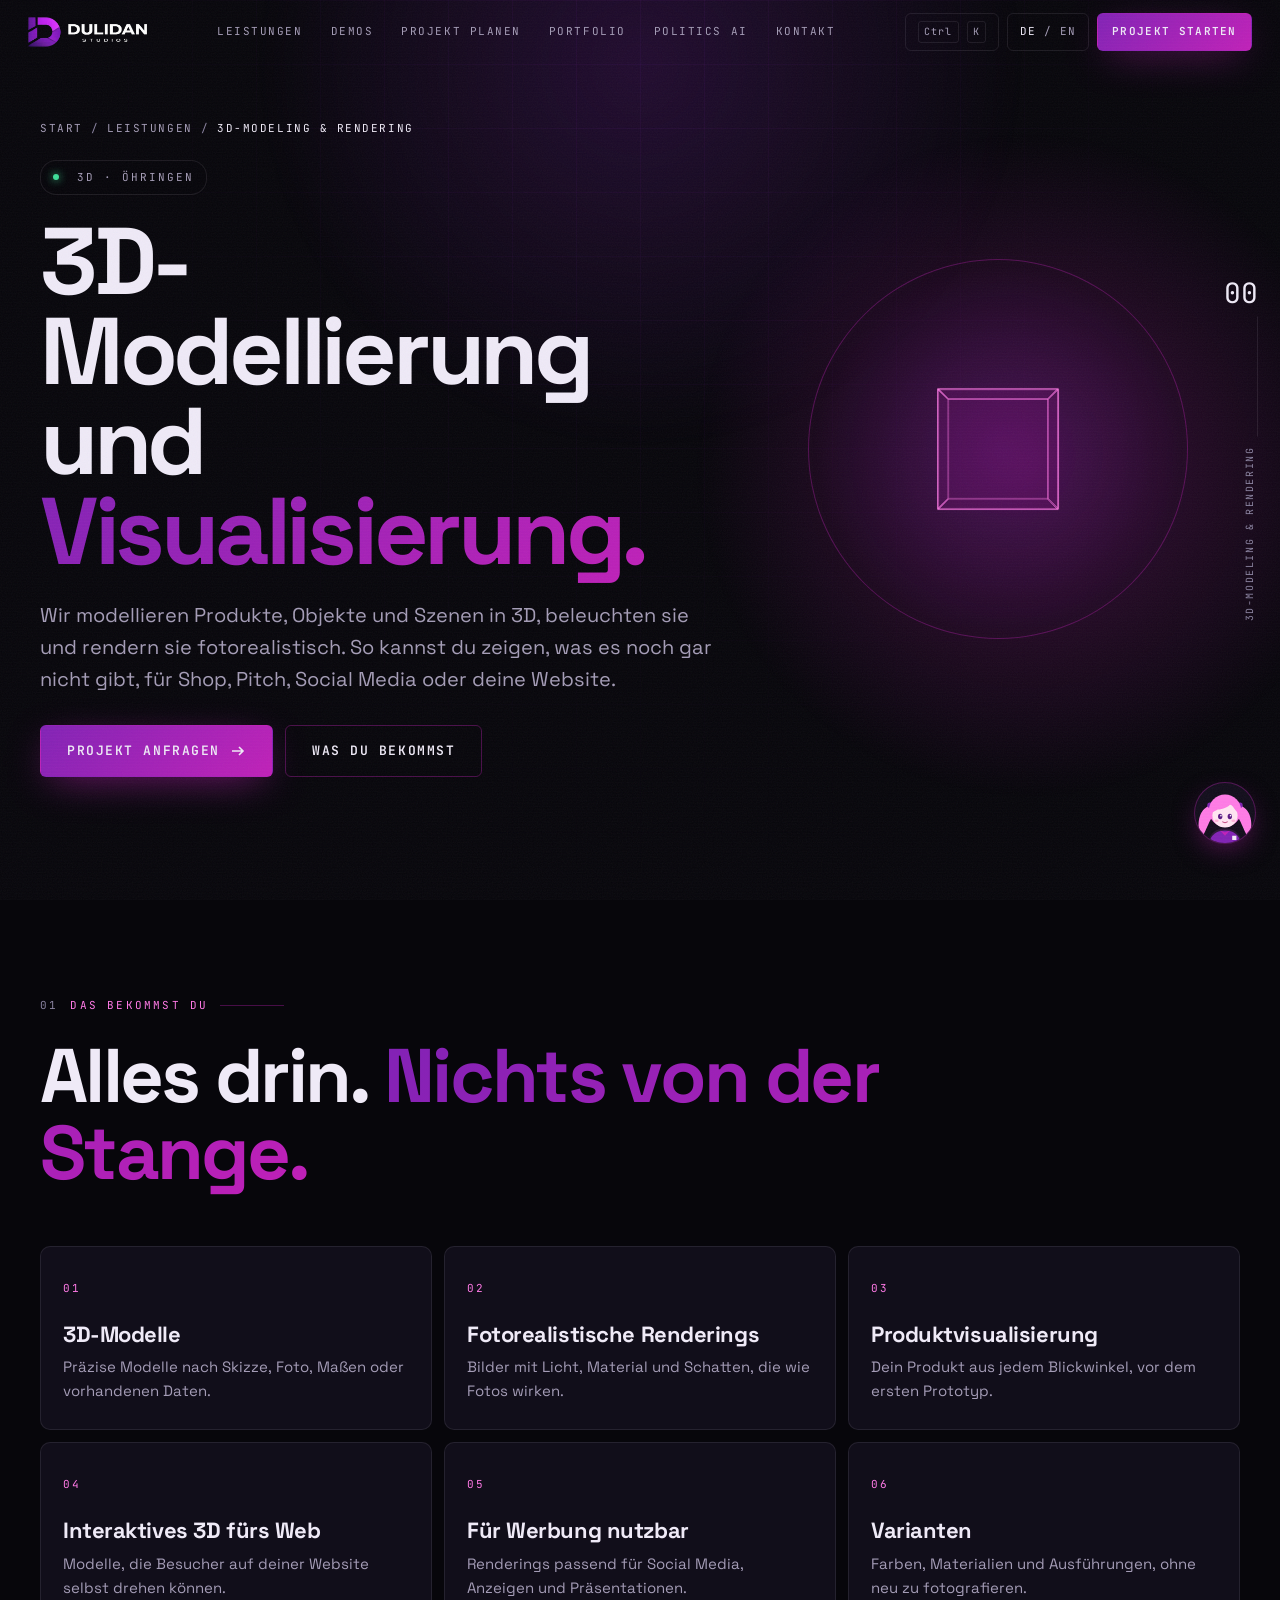
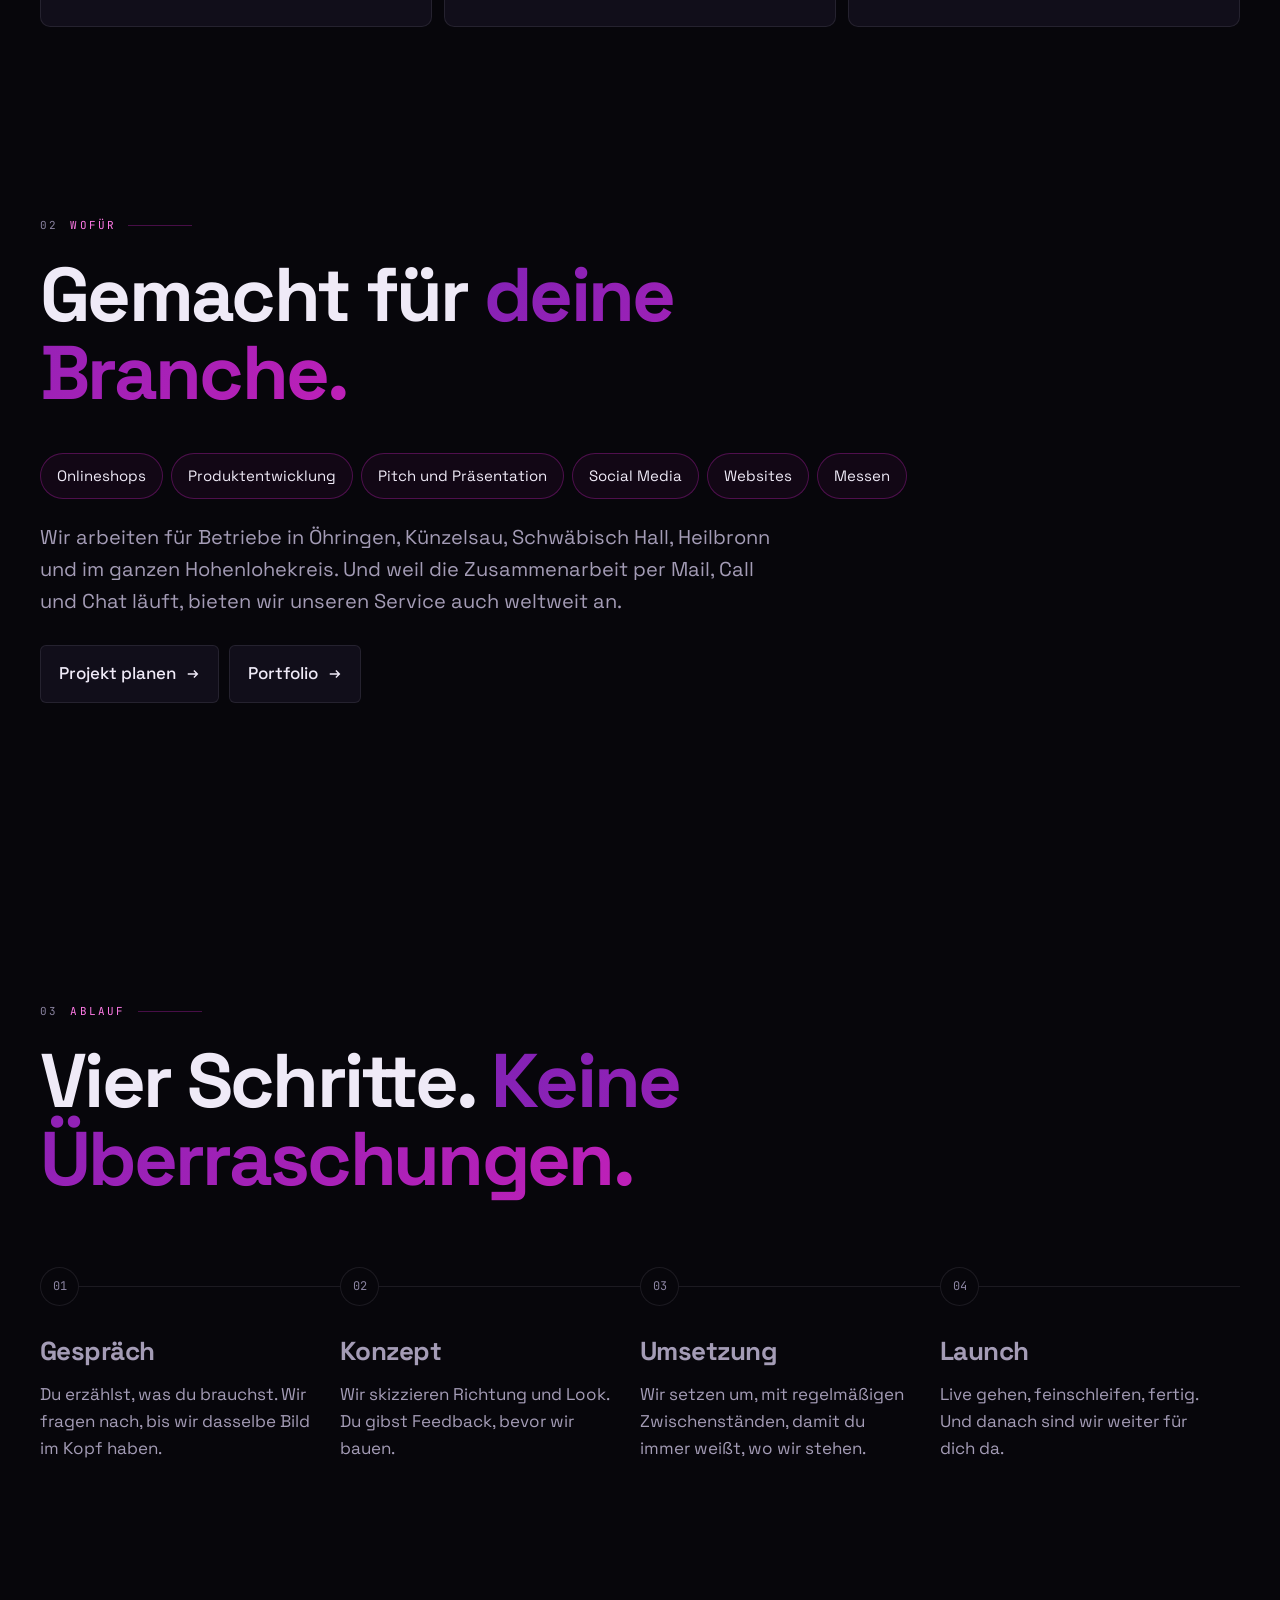
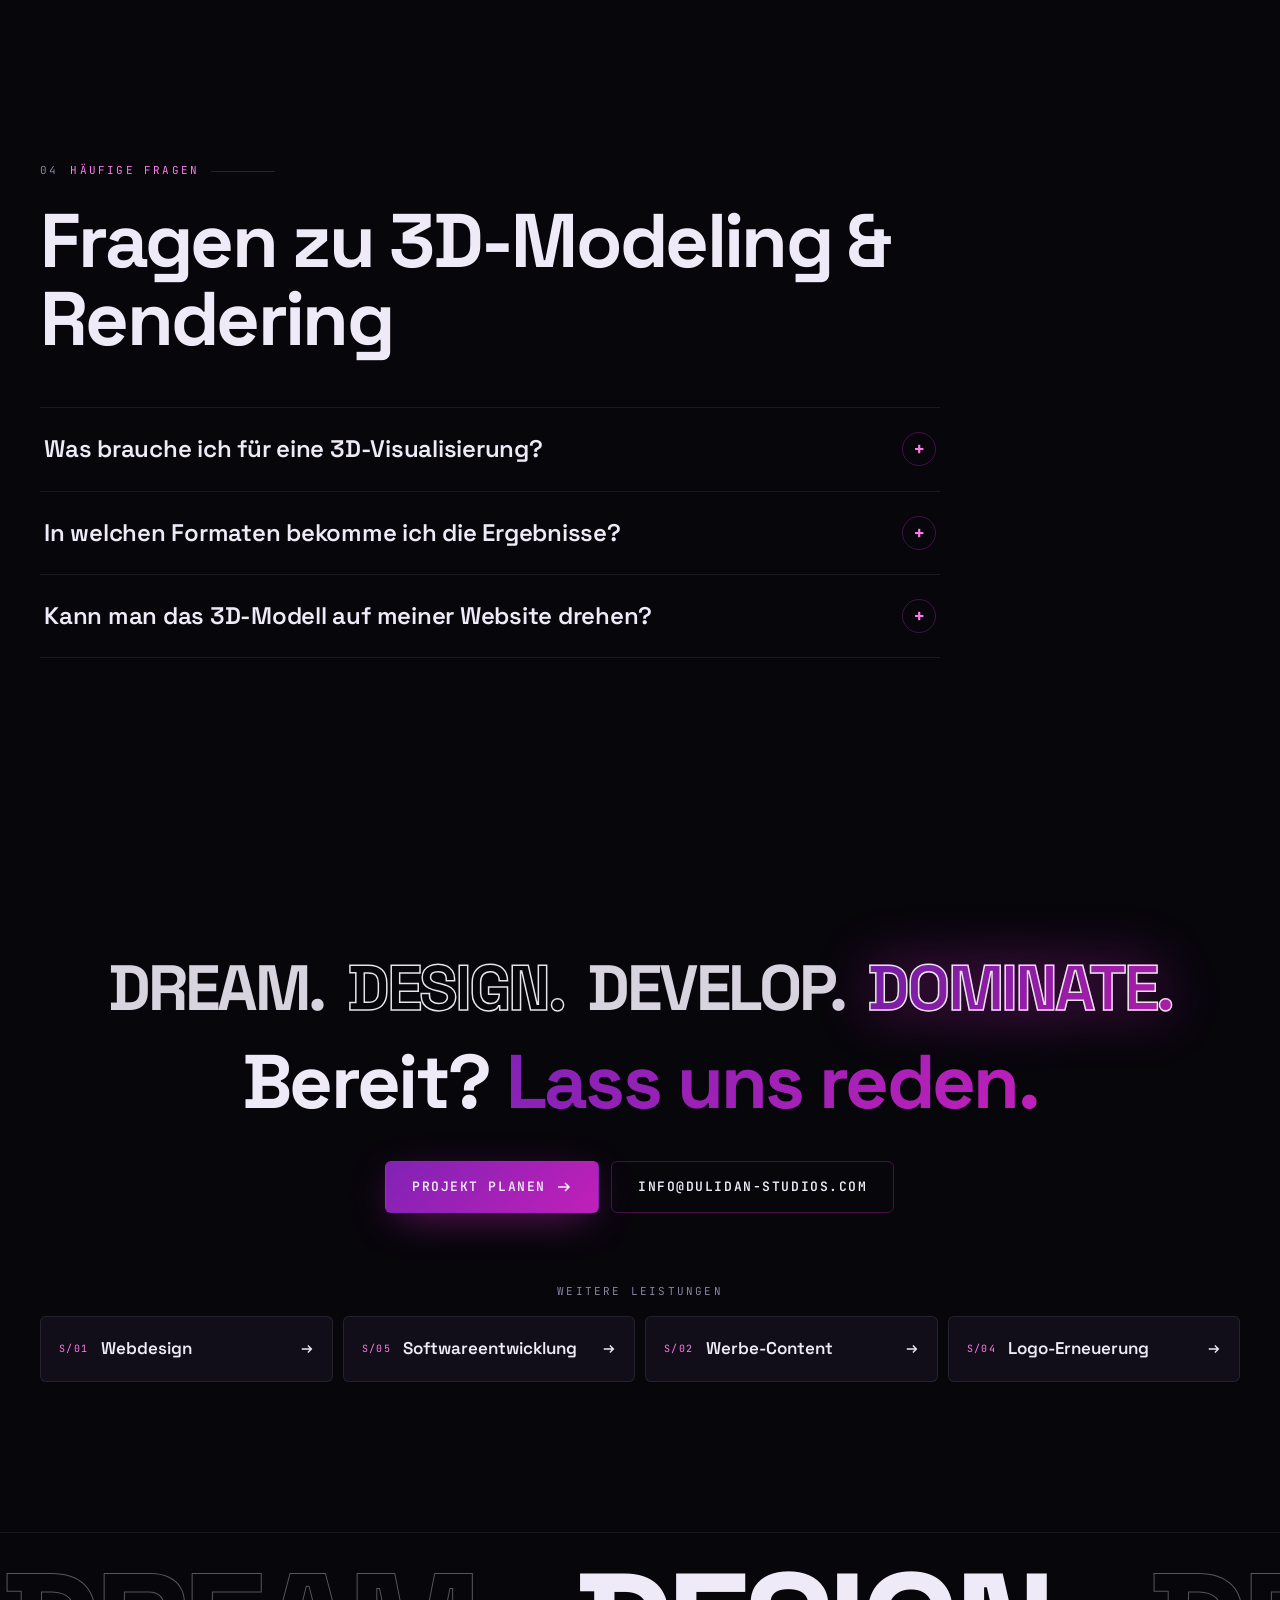
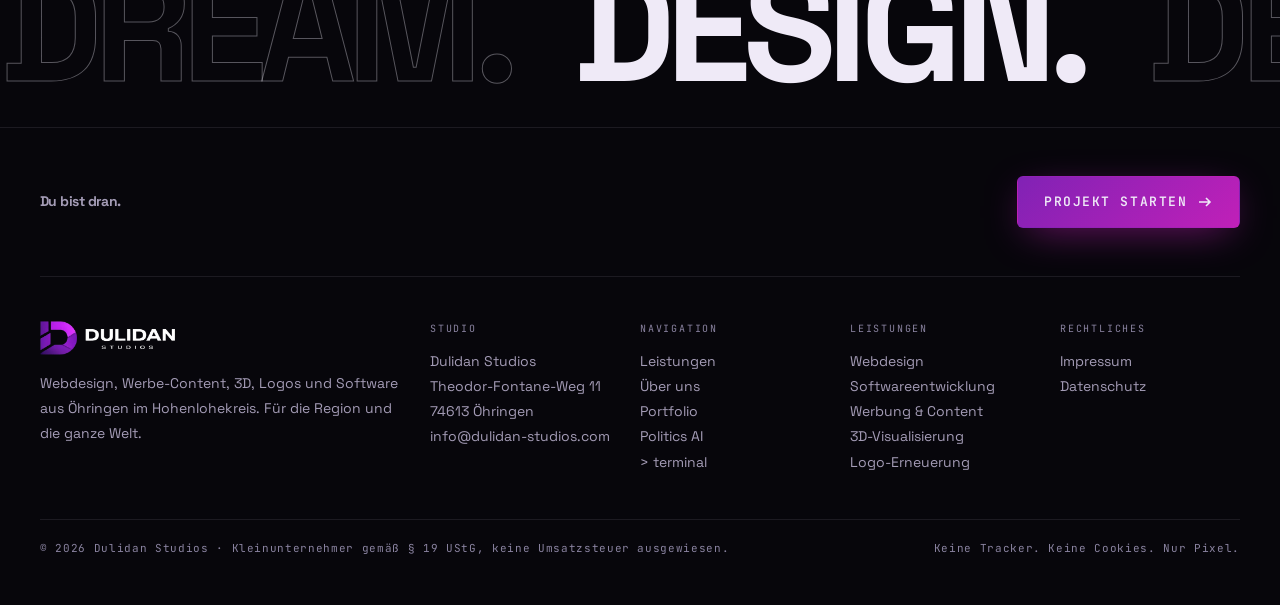
<file: 3d-visualisierung/index.html>
<!DOCTYPE html>
<html lang="de">
<head>
<meta charset="UTF-8">
<meta name="viewport" content="width=device-width, initial-scale=1">
<title>3D-Modellierung & 3D-Visualisierung Öhringen | Dulidan Studios</title>
<meta name="description" content="3D-Modellierung und 3D-Visualisierung aus Öhringen: Produkt-Renderings, 3D-Modelle und interaktive 3D-Ansichten für Shop, Pitch, Social Media und Web.">
<meta name="theme-color" content="#07060b">
<meta name="color-scheme" content="dark">
<meta name="robots" content="index,follow,max-image-preview:large,max-snippet:-1">
<meta name="author" content="Dulidan Studios">
<meta name="geo.region" content="DE-BW">
<meta name="geo.placename" content="Öhringen">
<meta name="geo.position" content="49.2003;9.5025">
<meta name="ICBM" content="49.2003, 9.5025">
<link rel="alternate" hreflang="de" href="https://dulidan-studios.com/3d-visualisierung/">
<link rel="alternate" hreflang="x-default" href="https://dulidan-studios.com/3d-visualisierung/">
<link rel="canonical" href="https://dulidan-studios.com/3d-visualisierung/">
<meta property="og:type" content="website">
<meta property="og:site_name" content="Dulidan Studios">
<meta property="og:title" content="3D-Modellierung & 3D-Visualisierung Öhringen">
<meta property="og:description" content="3D-Modellierung und 3D-Visualisierung aus Öhringen: Produkt-Renderings, 3D-Modelle und interaktive 3D-Ansichten für Shop, Pitch, Social Media und Web.">
<meta property="og:url" content="https://dulidan-studios.com/3d-visualisierung/">
<meta property="og:image" content="https://dulidan-studios.com/assets/img/og.jpg">
<meta property="og:image:width" content="1200">
<meta property="og:image:height" content="630">
<meta property="og:locale" content="de_DE">
<meta name="twitter:card" content="summary_large_image">
<link rel="icon" href="/favicon.ico" sizes="any">
<link rel="apple-touch-icon" href="/apple-touch-icon.png">
<link rel="manifest" href="/site.webmanifest">
<link rel="preload" href="/assets/fonts/space-grotesk.woff2" as="font" type="font/woff2" crossorigin>
<link rel="preload" href="/assets/fonts/jetbrains-mono.woff2" as="font" type="font/woff2" crossorigin>
<link rel="stylesheet" href="/assets/css/main.css">
<noscript><style>.rv,.rv-mask{opacity:1!important;transform:none!important;clip-path:none!important}.epic{height:auto!important}.epic-words .w{opacity:1!important;position:static!important}</style></noscript>
<script type="application/ld+json">{"@context":"https://schema.org","@graph":[{"@type":"Service","@id":"https://dulidan-studios.com/3d-visualisierung/#service","name":"3D-Modellierung, 3D-Visualisierung und Rendering","serviceType":"3D-Modellierung, 3D-Visualisierung und Rendering","description":"3D-Modellierung und 3D-Visualisierung aus Öhringen: Produkt-Renderings, 3D-Modelle und interaktive 3D-Ansichten für Shop, Pitch, Social Media und Web.","url":"https://dulidan-studios.com/3d-visualisierung/","provider":{"@type":["ProfessionalService","Organization"],"@id":"https://dulidan-studios.com/#org","name":"Dulidan Studios","url":"https://dulidan-studios.com/","address":{"@type":"PostalAddress","streetAddress":"Theodor-Fontane-Weg 11","postalCode":"74613","addressLocality":"Öhringen","addressRegion":"Baden-Württemberg","addressCountry":"DE"}},"areaServed":[{"@type":"City","name":"Öhringen"},{"@type":"AdministrativeArea","name":"Hohenlohekreis"},{"@type":"City","name":"Heilbronn"},{"@type":"City","name":"Schwäbisch Hall"},{"@type":"City","name":"Künzelsau"},{"@type":"Country","name":"Deutschland"},"Weltweit"]},{"@type":"WebPage","@id":"https://dulidan-studios.com/3d-visualisierung/#webpage","url":"https://dulidan-studios.com/3d-visualisierung/","name":"3D-Modellierung & 3D-Visualisierung Öhringen | Dulidan Studios","isPartOf":{"@id":"https://dulidan-studios.com/#website"},"about":{"@id":"https://dulidan-studios.com/3d-visualisierung/#service"},"inLanguage":"de-DE"},{"@type":"BreadcrumbList","itemListElement":[{"@type":"ListItem","position":1,"name":"Start","item":"https://dulidan-studios.com/"},{"@type":"ListItem","position":2,"name":"Leistungen","item":"https://dulidan-studios.com/#leistungen"},{"@type":"ListItem","position":3,"name":"3D-Modeling & Rendering","item":"https://dulidan-studios.com/3d-visualisierung/"}]},{"@type":"FAQPage","@id":"https://dulidan-studios.com/3d-visualisierung/#faq","mainEntity":[{"@type":"Question","name":"Was brauche ich für eine 3D-Visualisierung?","acceptedAnswer":{"@type":"Answer","text":"Je nach Projekt reichen Skizzen, Fotos oder Maße. Vorhandene 3D- oder CAD-Daten können wir oft als Grundlage nutzen."}},{"@type":"Question","name":"In welchen Formaten bekomme ich die Ergebnisse?","acceptedAnswer":{"@type":"Answer","text":"Renderings als Bilddateien in hoher Auflösung. Für interaktive Ansichten im Web auf Wunsch auch als 3D-Datei."}},{"@type":"Question","name":"Kann man das 3D-Modell auf meiner Website drehen?","acceptedAnswer":{"@type":"Answer","text":"Ja, wir können Modelle so einbinden, dass Besucher sie mit Maus oder Finger drehen und zoomen."}}]}]}</script>
<script>try{if(localStorage.getItem("dd_lang")==="en")document.documentElement.lang="en"}catch(e){}</script>
<script src="/assets/js/main.js" defer></script>
</head>
<body data-page="portfolio">
<svg width="0" height="0" style="position:absolute" aria-hidden="true">
  <defs>
    <!-- TODO: April-Illustration durch finale Grafik ersetzen (Platzhalter-Vektor) -->
    <symbol id="april" viewBox="0 0 100 100">
      <path fill="#ff7ae6" d="M24 38C6 44 2 70 10 92c6-6 12-26 20-38z"/>
      <path fill="#ff7ae6" d="M76 38c18 6 22 32 14 54-6-6-12-26-20-38z"/>
      <circle cx="25" cy="37" r="4.5" fill="#8122b5"/><circle cx="75" cy="37" r="4.5" fill="#8122b5"/>
      <circle cx="50" cy="46" r="27" fill="#ff7ae6"/>
      <path fill="#2a1736" d="M22 100c2-16 13-24 28-24s26 8 28 24z"/>
      <path fill="#8122b5" d="M24 100c2-14 12-21 26-21s24 7 26 21z"/>
      <path fill="#c020b8" d="M42 79l8 9 8-9-8 3z"/>
      <path fill="#fff" opacity=".9" d="M62 88h7v7h-7z"/>
      <ellipse cx="50" cy="54" rx="21" ry="20" fill="#ffe6f2"/>
      <path fill="#ff7ae6" d="M28 50c0-16 10-25 22-25s22 9 22 25c-6-6-10-12-12-16-4 6-14 10-22 10-4 2-8 4-10 6z"/>
      <ellipse cx="42" cy="56" rx="3.6" ry="4.6" fill="#5b1782"/><ellipse cx="58" cy="56" rx="3.6" ry="4.6" fill="#5b1782"/>
      <circle cx="43.2" cy="54.4" r="1.3" fill="#fff"/><circle cx="59.2" cy="54.4" r="1.3" fill="#fff"/>
      <path d="M46 65q4 3 8 0" stroke="#c0407a" stroke-width="1.6" fill="none" stroke-linecap="round"/>
      <ellipse cx="36" cy="63" rx="3.5" ry="2" fill="#ff9fd0" opacity=".7"/><ellipse cx="64" cy="63" rx="3.5" ry="2" fill="#ff9fd0" opacity=".7"/>
    </symbol>
    <symbol id="i-arrow" viewBox="0 0 16 16"><path d="M2 8h11M9 4l4 4-4 4" fill="none" stroke="currentColor" stroke-width="1.6"/></symbol>
    <symbol id="i-ext" viewBox="0 0 16 16"><path d="M6 3H3v10h10v-3M9 3h4v4M13 3L7 9" fill="none" stroke="currentColor" stroke-width="1.5"/></symbol>
    <symbol id="i-check" viewBox="0 0 16 16"><path d="M3 8.5l3 3 7-7" fill="none" stroke="currentColor" stroke-width="1.6"/></symbol>
  </defs>
</svg>

<a class="skip" href="#main" data-en="Skip to content">Zum Inhalt springen</a>
<div class="bg-grid" aria-hidden="true"></div>
<div class="bg-glow" aria-hidden="true"></div>
<div class="fx fx-noise" aria-hidden="true"></div>
<div class="fx fx-scan" aria-hidden="true"></div>
<div class="wipe" id="wipe" aria-hidden="true"><img src="/assets/img/logo-mark.webp" alt="" width="64" height="64"></div>

<!-- HUD -->
<div class="hud hud-progress" aria-hidden="true"><i id="progress"></i></div>
<div class="hud hud-r" aria-hidden="true"><span class="idx mono" id="hudIdx">00</span><span class="bar"><i id="hudBar"></i></span><span class="name" id="hudName">Start</span></div>
<div class="hud hud-bl" aria-hidden="true"><span class="status-dot"></span>Öhringen <b class="mono" id="hudClock">--:--:--</b> · 49.20°N 9.50°E</div>
<div class="hud hud-br" aria-hidden="true">Scroll <b class="mono" id="hudPct">000%</b> · <span data-en="Ctrl+K Command">Strg+K Kommando</span></div>

<!-- NAV -->
<header class="nav" id="nav">
  <a class="nav-logo" href="/" aria-label="Dulidan Studios, Startseite"><img src="/assets/img/logo-full.webp" alt="Dulidan Studios" width="458" height="115"></a>
  <nav aria-label="Hauptnavigation">
    <ul class="nav-links">
      <li><a href="/#leistungen" data-en="Services">Leistungen</a></li>
      <li><a href="/#demos">Demos</a></li>
      <li><a href="/#projekt" data-en="Plan a project">Projekt planen</a></li>
      <li><a href="/portfolio/" class="active">Portfolio</a></li>
      <li><a href="/politics-ai/">Politics AI</a></li>
      <li><a href="/#kontakt" data-en="Contact">Kontakt</a></li>
    </ul>
  </nav>
  <div class="nav-tools">
    <button class="chip-btn cmdk-btn" type="button" id="cmdkBtn" aria-label="Kommandozentrale öffnen"><kbd>Ctrl</kbd><kbd>K</kbd></button>
    <button class="chip-btn lang-btn" type="button" id="langBtn" aria-label="DE/EN: Sprache wechseln"><span data-l="de">DE</span>/<span data-l="en">EN</span></button>
    <a class="btn btn-solid btn-nav" href="/#projekt" data-en="Start project">Projekt starten</a>
    <button class="burger" id="burger" type="button" aria-label="Menü" aria-expanded="false" aria-controls="mmenu"><span></span></button>
  </div>
</header>
<div class="mmenu" id="mmenu">
  <a href="/#leistungen"><span>01</span><b data-en="Services">Leistungen</b></a>
  <a href="/#fuerwen"><span>02</span><b data-en="Who it's for">Für wen</b></a>
  <a href="/#demos"><span>03</span><b>Demos</b></a>
  <a href="/#projekt"><span>04</span><b data-en="Plan a project">Projekt planen</b></a>
  <a href="/portfolio/"><span>05</span><b>Portfolio</b></a>
  <a href="/politics-ai/"><span>06</span><b>Politics AI</b></a>
  <a href="/#kontakt"><span>08</span><b data-en="Contact">Kontakt</b></a>
</div>

<main id="main">
<section class="sv-hero" id="top" data-sec="3D-Modeling & Rendering" aria-labelledby="sv-h">
  <div class="wrap sv-hero-in">
    <div>
      <nav class="crumbs mono" aria-label="Brotkrumen"><a href="/">Start</a><span>/</span><a href="/#leistungen" data-en="Services">Leistungen</a><span>/</span><span aria-current="page">3D-Modeling & Rendering</span></nav>
      <p class="hero-kicker"><span class="status-dot"></span><span data-en="3D · Öhringen">3D · Öhringen</span></p>
      <h1 class="sv-title" id="sv-h" data-en="3D modeling and <em>visualisation.</em>">3D-Modellierung und <em>Visualisierung.</em></h1>
      <p class="lead" data-en="We model products, objects and scenes in 3D, light them and render them photorealistically. So you can show what doesn't even exist yet, for your shop, pitch, social media or website.">Wir modellieren Produkte, Objekte und Szenen in 3D, beleuchten sie und rendern sie fotorealistisch. So kannst du zeigen, was es noch gar nicht gibt, für Shop, Pitch, Social Media oder deine Website.</p>
      <div class="hero-cta"><a class="btn btn-solid mag" href="/?leistung=3d#projekt" data-cursor="Los"><span data-en="Request a project">Projekt anfragen</span><svg aria-hidden="true"><use href="#i-arrow"/></svg></a><a class="btn mag" href="#leistung"><span data-en="What you get">Was du bekommst</span></a></div>
    </div>
    <div class="sv-ico" aria-hidden="true"><div class="svc-ico cube-wrap" aria-hidden="true"><div class="cube"><i></i><i></i><i></i><i></i><i></i><i></i></div></div></div>
  </div>
</section>

<section class="sec" id="leistung" data-sec="Leistung" data-sec-en="Service" aria-labelledby="get-h">
  <div class="wrap">
    <p class="sec-label rv"><span class="n">01</span><span data-en="What you get">Das bekommst du</span></p>
    <h2 class="h2 rv-mask" id="get-h" data-en="Everything included. <em>Nothing off the shelf.</em>">Alles drin. <em>Nichts von der Stange.</em></h2>
    <div class="sg-grid">
        <article class="sg-card rv tilt" style="--d:0.0s"><span class="sg-n mono">01</span><h3 data-en="3D models">3D-Modelle</h3><p data-en="Precise models from sketches, photos, dimensions or existing data.">Präzise Modelle nach Skizze, Foto, Maßen oder vorhandenen Daten.</p></article>
        <article class="sg-card rv tilt" style="--d:0.06s"><span class="sg-n mono">02</span><h3 data-en="Photorealistic renderings">Fotorealistische Renderings</h3><p data-en="Images with light, material and shadow that look like photos.">Bilder mit Licht, Material und Schatten, die wie Fotos wirken.</p></article>
        <article class="sg-card rv tilt" style="--d:0.12s"><span class="sg-n mono">03</span><h3 data-en="Product visualisation">Produktvisualisierung</h3><p data-en="Your product from every angle, before the first prototype.">Dein Produkt aus jedem Blickwinkel, vor dem ersten Prototyp.</p></article>
        <article class="sg-card rv tilt" style="--d:0.0s"><span class="sg-n mono">04</span><h3 data-en="Interactive 3D for the web">Interaktives 3D fürs Web</h3><p data-en="Models visitors can rotate themselves on your website.">Modelle, die Besucher auf deiner Website selbst drehen können.</p></article>
        <article class="sg-card rv tilt" style="--d:0.06s"><span class="sg-n mono">05</span><h3 data-en="Ready for ads">Für Werbung nutzbar</h3><p data-en="Renderings fitting for social media, ads and presentations.">Renderings passend für Social Media, Anzeigen und Präsentationen.</p></article>
        <article class="sg-card rv tilt" style="--d:0.12s"><span class="sg-n mono">06</span><h3 data-en="Variants">Varianten</h3><p data-en="Colours, materials and versions without a new photo shoot.">Farben, Materialien und Ausführungen, ohne neu zu fotografieren.</p></article>
    </div>
  </div>
</section>

<section class="sec sec-tight" id="einsatz" data-sec="Einsatz" data-sec-en="Use cases" aria-labelledby="use-h">
  <div class="wrap">
    <p class="sec-label rv"><span class="n">02</span><span data-en="Use cases">Wofür</span></p>
    <h2 class="h2 rv-mask" id="use-h" data-en="Made for <em>your industry.</em>">Gemacht für <em>deine Branche.</em></h2>
    <ul class="use-list rv"><li data-en="Online shops">Onlineshops</li><li data-en="Product development">Produktentwicklung</li><li data-en="Pitch and presentation">Pitch und Präsentation</li><li data-en="Social media">Social Media</li><li data-en="Websites">Websites</li><li data-en="Trade fairs">Messen</li></ul>
    <p class="lead rv" data-en="We work for businesses in Öhringen, Künzelsau, Schwäbisch Hall, Heilbronn and the whole Hohenlohe district. And because we collaborate by email, call and chat, we offer our services worldwide too.">Wir arbeiten für Betriebe in Öhringen, Künzelsau, Schwäbisch Hall, Heilbronn und im ganzen Hohenlohekreis. Und weil die Zusammenarbeit per Mail, Call und Chat läuft, bieten wir unseren Service auch weltweit an.</p>
    <div class="ex-row rv"><a class="ex-link" href="/#projekt"><span>Projekt planen</span><svg width="14" height="14" aria-hidden="true"><use href="#i-arrow"/></svg></a><a class="ex-link" href="/portfolio/"><span>Portfolio</span><svg width="14" height="14" aria-hidden="true"><use href="#i-arrow"/></svg></a></div>
  </div>
</section>

<section class="sec" id="prozess" data-sec="Ablauf" data-sec-en="Process" aria-labelledby="proc-h">
  <div class="wrap">
    <p class="sec-label rv"><span class="n">03</span><span data-en="Process">Ablauf</span></p>
    <h2 class="h2 rv-mask" id="proc-h" data-en="Four steps. <em>No surprises.</em>">Vier Schritte. <em>Keine Überraschungen.</em></h2>
    <div class="proc" id="proc">
      <div class="proc-line" aria-hidden="true"><i id="procLine"></i></div>
      <div class="step"><span class="step-dot">01</span><h3 data-en="Talk">Gespräch</h3><p data-en="You tell us what you need. We ask until we have the same picture in mind.">Du erzählst, was du brauchst. Wir fragen nach, bis wir dasselbe Bild im Kopf haben.</p></div>
      <div class="step"><span class="step-dot">02</span><h3 data-en="Concept">Konzept</h3><p data-en="We sketch direction and look. You give feedback before we build.">Wir skizzieren Richtung und Look. Du gibst Feedback, bevor wir bauen.</p></div>
      <div class="step"><span class="step-dot">03</span><h3 data-en="Build">Umsetzung</h3><p data-en="We build with regular check-ins, so you always know where we are.">Wir setzen um, mit regelmäßigen Zwischenständen, damit du immer weißt, wo wir stehen.</p></div>
      <div class="step"><span class="step-dot">04</span><h3>Launch</h3><p data-en="Go live, polish, done. And afterwards we're still there.">Live gehen, feinschleifen, fertig. Und danach sind wir weiter für dich da.</p></div>
    </div>
  </div>
</section>

<section class="sec" id="faq" data-sec="FAQ" aria-labelledby="faq-h">
  <div class="wrap">
    <p class="sec-label rv"><span class="n">04</span><span data-en="FAQ">Häufige Fragen</span></p>
    <h2 class="h2 rv-mask" id="faq-h" data-en="Questions about 3D-Modeling & Rendering">Fragen zu 3D-Modeling & Rendering</h2>
    <div class="faq-list rv">
      <details><summary><span data-en="What do I need for a 3D visualisation?">Was brauche ich für eine 3D-Visualisierung?</span><i aria-hidden="true">+</i></summary><p data-en="Depending on the project, sketches, photos or dimensions are enough. Existing 3D or CAD data can often serve as a basis.">Je nach Projekt reichen Skizzen, Fotos oder Maße. Vorhandene 3D- oder CAD-Daten können wir oft als Grundlage nutzen.</p></details>
      <details><summary><span data-en="In which formats do I get the results?">In welchen Formaten bekomme ich die Ergebnisse?</span><i aria-hidden="true">+</i></summary><p data-en="Renderings as high-resolution image files. For interactive web views also as a 3D file if you like.">Renderings als Bilddateien in hoher Auflösung. Für interaktive Ansichten im Web auf Wunsch auch als 3D-Datei.</p></details>
      <details><summary><span data-en="Can the 3D model be rotated on my website?">Kann man das 3D-Modell auf meiner Website drehen?</span><i aria-hidden="true">+</i></summary><p data-en="Yes, we can embed models so visitors can rotate and zoom them with mouse or finger.">Ja, wir können Modelle so einbinden, dass Besucher sie mit Maus oder Finger drehen und zoomen.</p></details>
    </div>
  </div>
</section>

<section class="sec sv-cta" data-sec="Los geht's" data-sec-en="Let's go" aria-labelledby="cta-h">
  <div class="wrap">
    <p class="lockup lockup-sm" aria-hidden="true"><span>Dream.</span> <span>Design.</span> <span>Develop.</span> <span class="dom">Dominate.</span></p>
    <h2 class="h2 rv-mask" id="cta-h" data-en="Ready? <em>Let's talk.</em>">Bereit? <em>Lass uns reden.</em></h2>
    <div class="hero-cta"><a class="btn btn-solid mag" href="/?leistung=3d#projekt" data-cursor="Go"><span data-en="Plan your project">Projekt planen</span><svg aria-hidden="true"><use href="#i-arrow"/></svg></a><a class="btn mag" href="mailto:info@dulidan-studios.com">info@dulidan-studios.com</a></div>
    <p class="ms-h mono" data-en="More services">Weitere Leistungen</p>
    <div class="ms-row"><a class="ms-card" href="/webdesign/"><span class="mono">S/01</span><b>Webdesign</b><svg width="14" height="14" aria-hidden="true"><use href="#i-arrow"/></svg></a><a class="ms-card" href="/softwareentwicklung/"><span class="mono">S/05</span><b>Softwareentwicklung</b><svg width="14" height="14" aria-hidden="true"><use href="#i-arrow"/></svg></a><a class="ms-card" href="/werbung/"><span class="mono">S/02</span><b>Werbe-Content</b><svg width="14" height="14" aria-hidden="true"><use href="#i-arrow"/></svg></a><a class="ms-card" href="/logo-design/"><span class="mono">S/04</span><b>Logo-Erneuerung</b><svg width="14" height="14" aria-hidden="true"><use href="#i-arrow"/></svg></a></div>
  </div>
</section>
</main>

<footer class="footer">
  <div class="slogan-run" aria-hidden="true">
    <div class="slogan-track"><span>Dream.</span><span>Design.</span><span>Develop.</span><span>Dominate.</span><span>Dream.</span><span>Design.</span><span>Develop.</span><span>Dominate.</span></div>
  </div>
  <div class="wrap">
    <div class="footer-cta">
      <p class="footer-cta-t" data-en="Your turn.">Du bist dran.</p>
      <a class="btn btn-solid mag" href="/#projekt" data-cursor="Go"><span data-en="Start your project">Projekt starten</span><svg aria-hidden="true"><use href="#i-arrow"/></svg></a>
    </div>
    <div class="footer-grid">
      <div>
        <img class="footer-logo" src="/assets/img/logo-full.webp" alt="Dulidan Studios" width="458" height="115" loading="lazy">
        <p data-en="Web design, ad content, 3D, logos and software from Öhringen in the Hohenlohe district. For the region and the whole world.">Webdesign, Werbe-Content, 3D, Logos und Software aus Öhringen im Hohenlohekreis. Für die Region und die ganze Welt.</p>
      </div>
      <div><h3>Studio</h3><p>Dulidan Studios<br>Theodor-Fontane-Weg 11<br>74613 Öhringen<br><a href="mailto:info@dulidan-studios.com">info@dulidan-studios.com</a></p></div>
      <div><h3 data-en="Navigate">Navigation</h3><ul><li><a href="/#leistungen" data-en="Services">Leistungen</a></li><li><a href="/ueber-uns/" data-en="About us">Über uns</a></li><li><a href="/portfolio/">Portfolio</a></li><li><a href="/politics-ai/">Politics AI</a></li><li><button type="button" class="js-term" style="color:inherit;font:inherit">&gt; terminal</button></li></ul></div>
      <div><h3 data-en="Services">Leistungen</h3><ul><li><a href="/webdesign/">Webdesign</a></li><li><a href="/softwareentwicklung/" data-en="Software development">Softwareentwicklung</a></li><li><a href="/werbung/" data-en="Ads &amp; content">Werbung &amp; Content</a></li><li><a href="/3d-visualisierung/" data-en="3D visualisation">3D-Visualisierung</a></li><li><a href="/logo-design/" data-en="Logo refresh">Logo-Erneuerung</a></li></ul></div>
      <div><h3 data-en="Legal">Rechtliches</h3><ul><li><a href="/impressum/" data-en="Imprint">Impressum</a></li><li><a href="/datenschutz/" data-en="Privacy">Datenschutz</a></li></ul></div>
    </div>
    <div class="footer-bottom">
      <span>© <span class="js-year">2026</span> Dulidan Studios · <span data-en="Small business according to § 19 UStG, no VAT shown.">Kleinunternehmer gemäß § 19 UStG, keine Umsatzsteuer ausgewiesen.</span></span>
      <span><span data-en="No trackers. No cookies. Just pixels.">Keine Tracker. Keine Cookies. Nur Pixel.</span></span>
    </div>
  </div>
</footer>

<!-- APRIL COMPANION -->
<div class="april" id="april">
  <div class="april-bubble" id="aprilBubble" role="status" aria-live="polite"><small>APRIL</small><span id="aprilText"></span></div>
  <button class="april-av" id="aprilBtn" type="button" aria-label="April, das Dulidan-Maskottchen. Klicken für einen Tipp."><svg aria-hidden="true"><use href="#april"/></svg></button>
</div>

<!-- COMMAND PALETTE -->
<div class="modal" id="palette" role="dialog" aria-modal="true" aria-label="Kommandozentrale">
  <div class="pal">
    <div class="pal-in"><svg viewBox="0 0 20 20" aria-hidden="true"><circle cx="9" cy="9" r="6"/><path d="M14 14l4 4"/></svg>
      <input id="palIn" type="text" role="combobox" aria-expanded="true" aria-controls="palList" aria-autocomplete="list" placeholder="Wohin? Sektion, Projekt, Befehl …" data-en-ph="Where to? Section, project, command …" autocomplete="off" spellcheck="false"><kbd>ESC</kbd></div>
    <ul class="pal-list" id="palList" role="listbox"></ul>
    <div class="pal-foot"><span>↑↓ <span data-en="navigate">navigieren</span></span><span>↵ <span data-en="open">öffnen</span></span><span>esc <span data-en="close">schließen</span></span></div>
  </div>
</div>

<!-- TERMINAL -->
<div class="modal" id="terminal" role="dialog" aria-modal="true" aria-label="Terminal">
  <div class="tbox">
    <div class="term-bar"><i></i><i></i><i></i><span>dulidan-os // terminal</span></div>
    <div class="tbox-out" id="tOut" aria-live="polite"></div>
    <form class="tbox-row" id="tForm" autocomplete="off"><span>guest@dulidan:~$</span><label for="tIn" class="sr">Befehl</label><input id="tIn" spellcheck="false" autocapitalize="off"></form>
  </div>
</div>

<div class="toast" id="toast" role="status" aria-live="polite"></div>
<div class="cursor" id="cursor" aria-hidden="true"><span class="cursor-label" id="cursorLabel"></span></div>
<div class="cursor-dot" id="cursorDot" aria-hidden="true"></div>
</body>
</html>
</file>
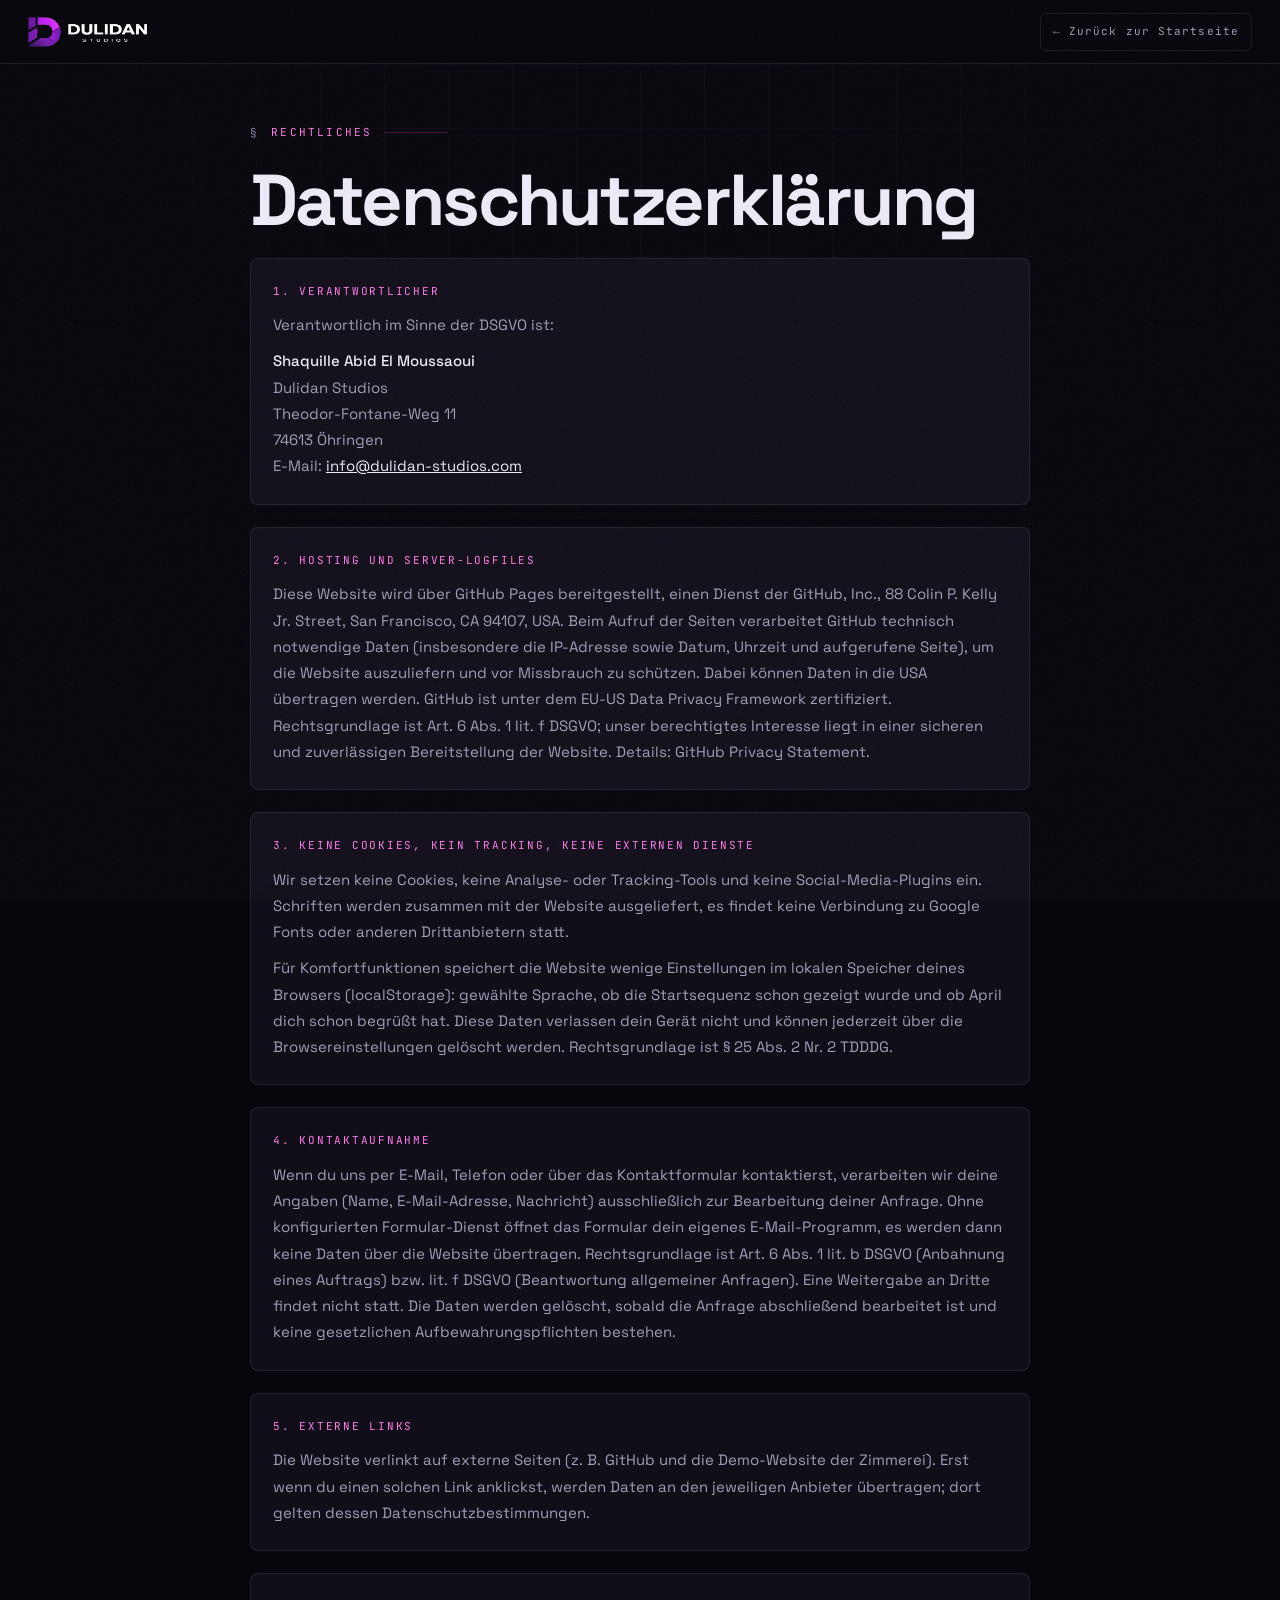
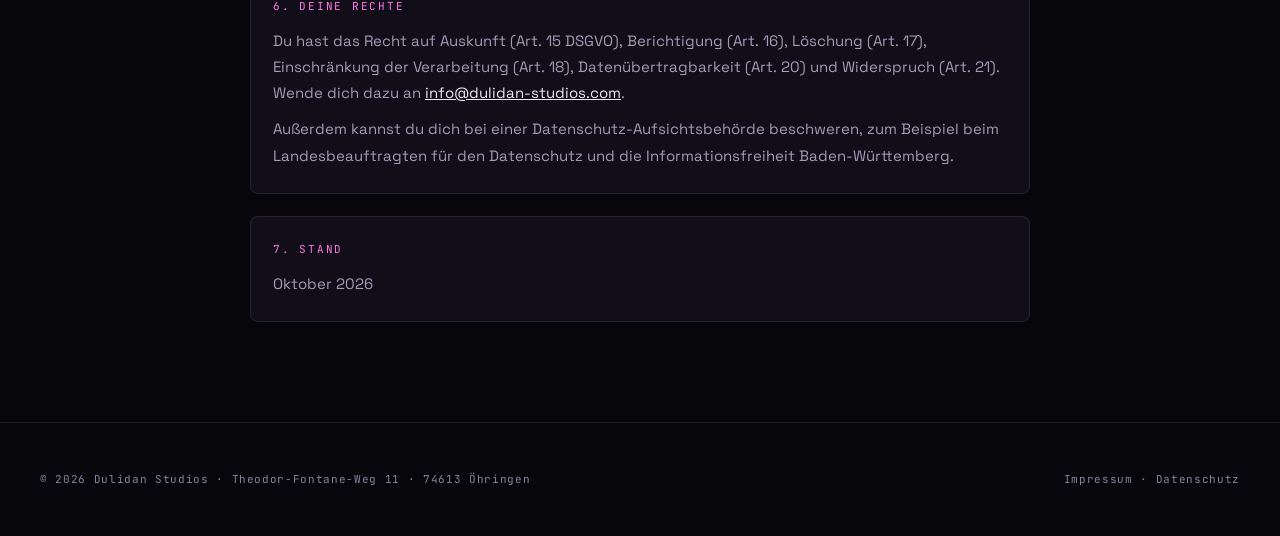
<file: datenschutz/index.html>
<!DOCTYPE html>
<html lang="de">
<head>
<meta charset="UTF-8">
<meta name="viewport" content="width=device-width, initial-scale=1">
<title>Datenschutzerklärung · Dulidan Studios</title>
<meta name="robots" content="noindex,follow">
<meta name="theme-color" content="#07060b">
<link rel="canonical" href="https://dulidan-studios.com/datenschutz/">
<link rel="icon" href="/favicon.ico" sizes="any">
<link rel="apple-touch-icon" href="/apple-touch-icon.png">
<link rel="stylesheet" href="/assets/css/main.css">
</head>
<body>
<a class="skip" href="#main">Zum Inhalt springen</a>
<div class="bg-grid" aria-hidden="true"></div>
<div class="fx fx-noise" aria-hidden="true"></div>
<header class="nav scrolled">
  <a class="nav-logo" href="/" aria-label="Dulidan Studios, zur Startseite"><img src="/assets/img/logo-full.webp" alt="Dulidan Studios" width="458" height="115"></a>
  <a class="chip-btn" href="/">← Zurück zur Startseite</a>
</header>
<main id="main" class="legal">
  <div class="wrap" style="max-width:860px">
    <p class="sec-label"><span class="n">§</span>Rechtliches</p>
    <h1>Datenschutzerklärung</h1>
    <section class="legal-card">
      <h2>1. Verantwortlicher</h2>
      <p>Verantwortlich im Sinne der DSGVO ist:</p><p><strong>Shaquille Abid El Moussaoui</strong><br>Dulidan Studios<br>Theodor-Fontane-Weg 11<br>74613 Öhringen<br>E-Mail: <a href="mailto:info@dulidan-studios.com">info@dulidan-studios.com</a></p>
    </section>
    <section class="legal-card">
      <h2>2. Hosting und Server-Logfiles</h2>
      <p>Diese Website wird über GitHub Pages bereitgestellt, einen Dienst der GitHub, Inc., 88 Colin P. Kelly Jr. Street, San Francisco, CA 94107, USA. Beim Aufruf der Seiten verarbeitet GitHub technisch notwendige Daten (insbesondere die IP-Adresse sowie Datum, Uhrzeit und aufgerufene Seite), um die Website auszuliefern und vor Missbrauch zu schützen. Dabei können Daten in die USA übertragen werden. GitHub ist unter dem EU-US Data Privacy Framework zertifiziert. Rechtsgrundlage ist Art. 6 Abs. 1 lit. f DSGVO; unser berechtigtes Interesse liegt in einer sicheren und zuverlässigen Bereitstellung der Website. Details: GitHub Privacy Statement.</p>
    </section>
    <section class="legal-card">
      <h2>3. Keine Cookies, kein Tracking, keine externen Dienste</h2>
      <p>Wir setzen keine Cookies, keine Analyse- oder Tracking-Tools und keine Social-Media-Plugins ein. Schriften werden zusammen mit der Website ausgeliefert, es findet keine Verbindung zu Google Fonts oder anderen Drittanbietern statt.</p><p>Für Komfortfunktionen speichert die Website wenige Einstellungen im lokalen Speicher deines Browsers (localStorage): gewählte Sprache, ob die Startsequenz schon gezeigt wurde und ob April dich schon begrüßt hat. Diese Daten verlassen dein Gerät nicht und können jederzeit über die Browsereinstellungen gelöscht werden. Rechtsgrundlage ist § 25 Abs. 2 Nr. 2 TDDDG.</p>
    </section>
    <section class="legal-card">
      <h2>4. Kontaktaufnahme</h2>
      <p>Wenn du uns per E-Mail, Telefon oder über das Kontaktformular kontaktierst, verarbeiten wir deine Angaben (Name, E-Mail-Adresse, Nachricht) ausschließlich zur Bearbeitung deiner Anfrage. Ohne konfigurierten Formular-Dienst öffnet das Formular dein eigenes E-Mail-Programm, es werden dann keine Daten über die Website übertragen. Rechtsgrundlage ist Art. 6 Abs. 1 lit. b DSGVO (Anbahnung eines Auftrags) bzw. lit. f DSGVO (Beantwortung allgemeiner Anfragen). Eine Weitergabe an Dritte findet nicht statt. Die Daten werden gelöscht, sobald die Anfrage abschließend bearbeitet ist und keine gesetzlichen Aufbewahrungspflichten bestehen.</p><!-- TODO: Wird ein Formular-Dienst (z. B. Formspree) angebunden, hier den Anbieter ergänzen. -->
    </section>
    <section class="legal-card">
      <h2>5. Externe Links</h2>
      <p>Die Website verlinkt auf externe Seiten (z. B. GitHub und die Demo-Website der Zimmerei). Erst wenn du einen solchen Link anklickst, werden Daten an den jeweiligen Anbieter übertragen; dort gelten dessen Datenschutzbestimmungen.</p>
    </section>
    <section class="legal-card">
      <h2>6. Deine Rechte</h2>
      <p>Du hast das Recht auf Auskunft (Art. 15 DSGVO), Berichtigung (Art. 16), Löschung (Art. 17), Einschränkung der Verarbeitung (Art. 18), Datenübertragbarkeit (Art. 20) und Widerspruch (Art. 21). Wende dich dazu an <a href="mailto:info@dulidan-studios.com">info@dulidan-studios.com</a>.</p><p>Außerdem kannst du dich bei einer Datenschutz-Aufsichtsbehörde beschweren, zum Beispiel beim Landesbeauftragten für den Datenschutz und die Informationsfreiheit Baden-Württemberg.</p>
    </section>
    <section class="legal-card">
      <h2>7. Stand</h2>
      <p>Oktober 2026</p>
    </section>
  </div>
</main>
<footer class="footer" style="padding-top:28px">
  <div class="wrap"><div class="footer-bottom" style="margin-top:0;border-top:0">
    <span>© <span class="js-year">2026</span> Dulidan Studios · Theodor-Fontane-Weg 11 · 74613 Öhringen</span>
    <span><a href="/impressum/">Impressum</a> · <a href="/datenschutz/">Datenschutz</a></span>
  </div></div>
</footer>
<script>document.querySelectorAll(".js-year").forEach(function(e){e.textContent=new Date().getFullYear()})</script>
</body>
</html>
</file>
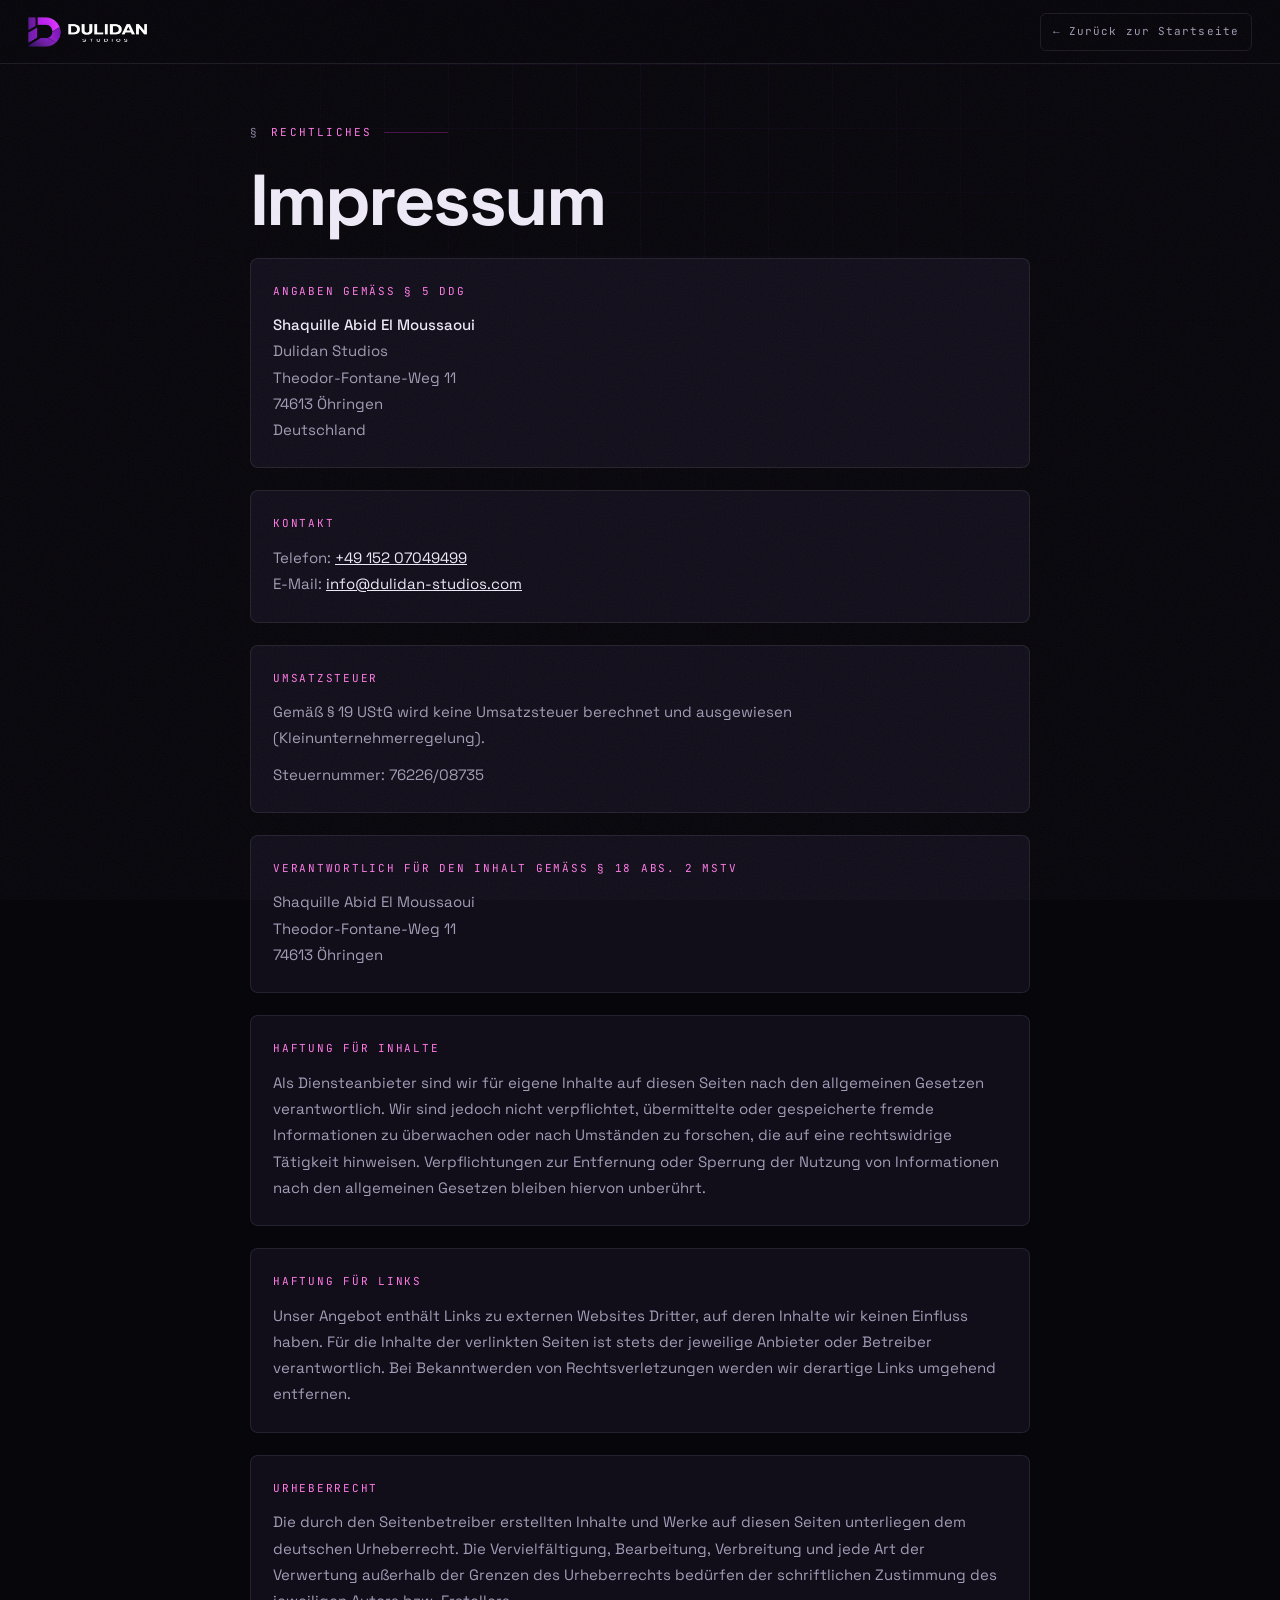
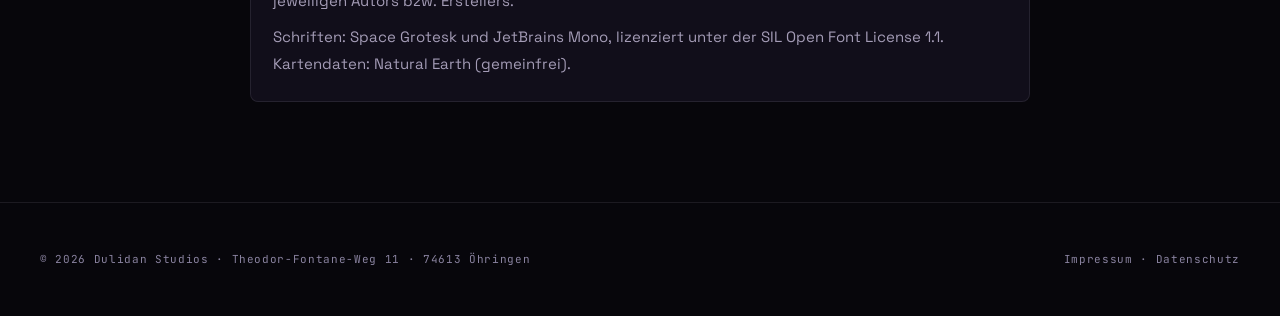
<file: impressum/index.html>
<!DOCTYPE html>
<html lang="de">
<head>
<meta charset="UTF-8">
<meta name="viewport" content="width=device-width, initial-scale=1">
<title>Impressum · Dulidan Studios</title>
<meta name="robots" content="noindex,follow">
<meta name="theme-color" content="#07060b">
<link rel="canonical" href="https://dulidan-studios.com/impressum/">
<link rel="icon" href="/favicon.ico" sizes="any">
<link rel="apple-touch-icon" href="/apple-touch-icon.png">
<link rel="stylesheet" href="/assets/css/main.css">
</head>
<body>
<a class="skip" href="#main">Zum Inhalt springen</a>
<div class="bg-grid" aria-hidden="true"></div>
<div class="fx fx-noise" aria-hidden="true"></div>
<header class="nav scrolled">
  <a class="nav-logo" href="/" aria-label="Dulidan Studios, zur Startseite"><img src="/assets/img/logo-full.webp" alt="Dulidan Studios" width="458" height="115"></a>
  <a class="chip-btn" href="/">← Zurück zur Startseite</a>
</header>
<main id="main" class="legal">
  <div class="wrap" style="max-width:860px">
    <p class="sec-label"><span class="n">§</span>Rechtliches</p>
    <h1>Impressum</h1>
    <section class="legal-card">
      <h2>Angaben gemäß § 5 DDG</h2>
      <p><strong>Shaquille Abid El Moussaoui</strong><br>Dulidan Studios<br>Theodor-Fontane-Weg 11<br>74613 Öhringen<br>Deutschland</p>
    </section>
    <section class="legal-card">
      <h2>Kontakt</h2>
      <p>Telefon: <a href="tel:+4915207049499">+49 152 07049499</a><br>E-Mail: <a href="mailto:info@dulidan-studios.com">info@dulidan-studios.com</a></p>
    </section>
    <section class="legal-card">
      <h2>Umsatzsteuer</h2>
      <p>Gemäß § 19 UStG wird keine Umsatzsteuer berechnet und ausgewiesen (Kleinunternehmerregelung).</p><p>Steuernummer: 76226/08735</p>
    </section>
    <section class="legal-card">
      <h2>Verantwortlich für den Inhalt gemäß § 18 Abs. 2 MStV</h2>
      <p>Shaquille Abid El Moussaoui<br>Theodor-Fontane-Weg 11<br>74613 Öhringen</p>
    </section>
    <section class="legal-card">
      <h2>Haftung für Inhalte</h2>
      <p>Als Diensteanbieter sind wir für eigene Inhalte auf diesen Seiten nach den allgemeinen Gesetzen verantwortlich. Wir sind jedoch nicht verpflichtet, übermittelte oder gespeicherte fremde Informationen zu überwachen oder nach Umständen zu forschen, die auf eine rechtswidrige Tätigkeit hinweisen. Verpflichtungen zur Entfernung oder Sperrung der Nutzung von Informationen nach den allgemeinen Gesetzen bleiben hiervon unberührt.</p>
    </section>
    <section class="legal-card">
      <h2>Haftung für Links</h2>
      <p>Unser Angebot enthält Links zu externen Websites Dritter, auf deren Inhalte wir keinen Einfluss haben. Für die Inhalte der verlinkten Seiten ist stets der jeweilige Anbieter oder Betreiber verantwortlich. Bei Bekanntwerden von Rechtsverletzungen werden wir derartige Links umgehend entfernen.</p>
    </section>
    <section class="legal-card">
      <h2>Urheberrecht</h2>
      <p>Die durch den Seitenbetreiber erstellten Inhalte und Werke auf diesen Seiten unterliegen dem deutschen Urheberrecht. Die Vervielfältigung, Bearbeitung, Verbreitung und jede Art der Verwertung außerhalb der Grenzen des Urheberrechts bedürfen der schriftlichen Zustimmung des jeweiligen Autors bzw. Erstellers.</p><p>Schriften: Space Grotesk und JetBrains Mono, lizenziert unter der SIL Open Font License 1.1. Kartendaten: Natural Earth (gemeinfrei).</p>
    </section>
  </div>
</main>
<footer class="footer" style="padding-top:28px">
  <div class="wrap"><div class="footer-bottom" style="margin-top:0;border-top:0">
    <span>© <span class="js-year">2026</span> Dulidan Studios · Theodor-Fontane-Weg 11 · 74613 Öhringen</span>
    <span><a href="/impressum/">Impressum</a> · <a href="/datenschutz/">Datenschutz</a></span>
  </div></div>
</footer>
<script>document.querySelectorAll(".js-year").forEach(function(e){e.textContent=new Date().getFullYear()})</script>
</body>
</html>
</file>
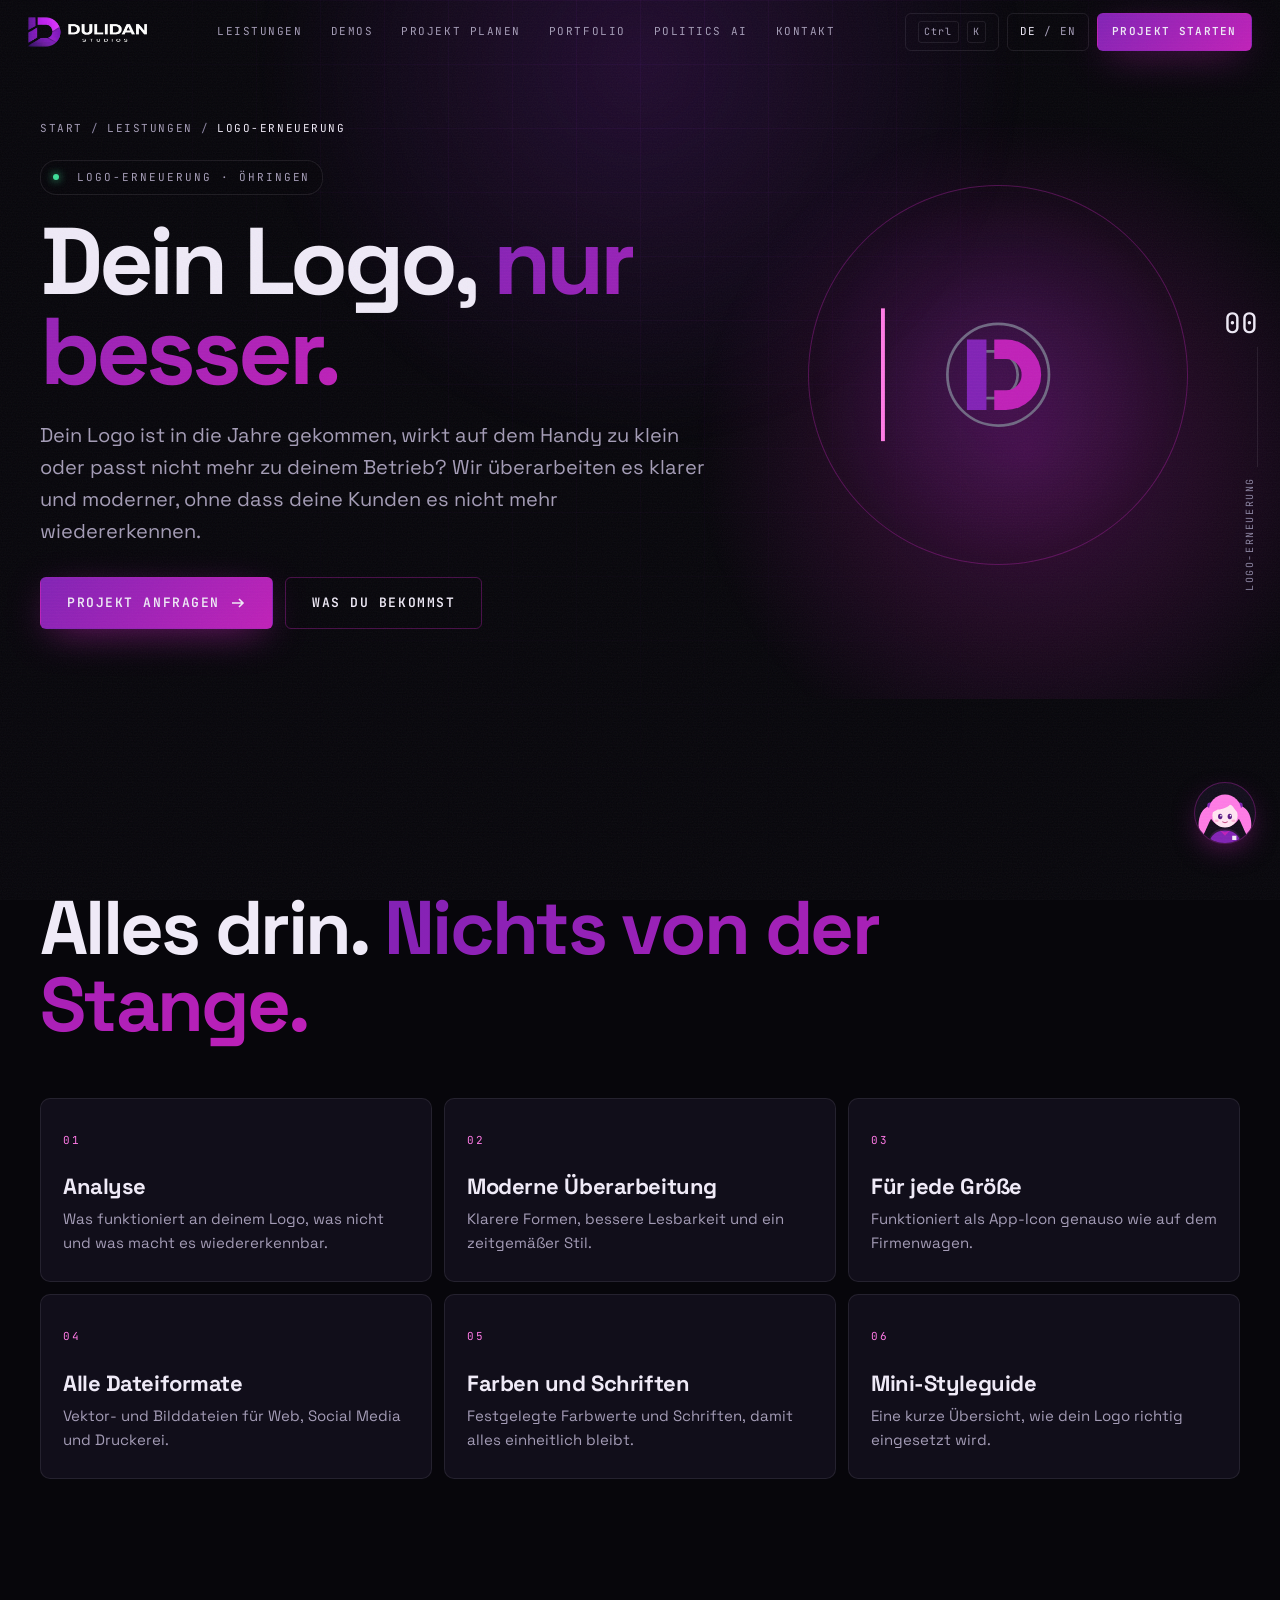
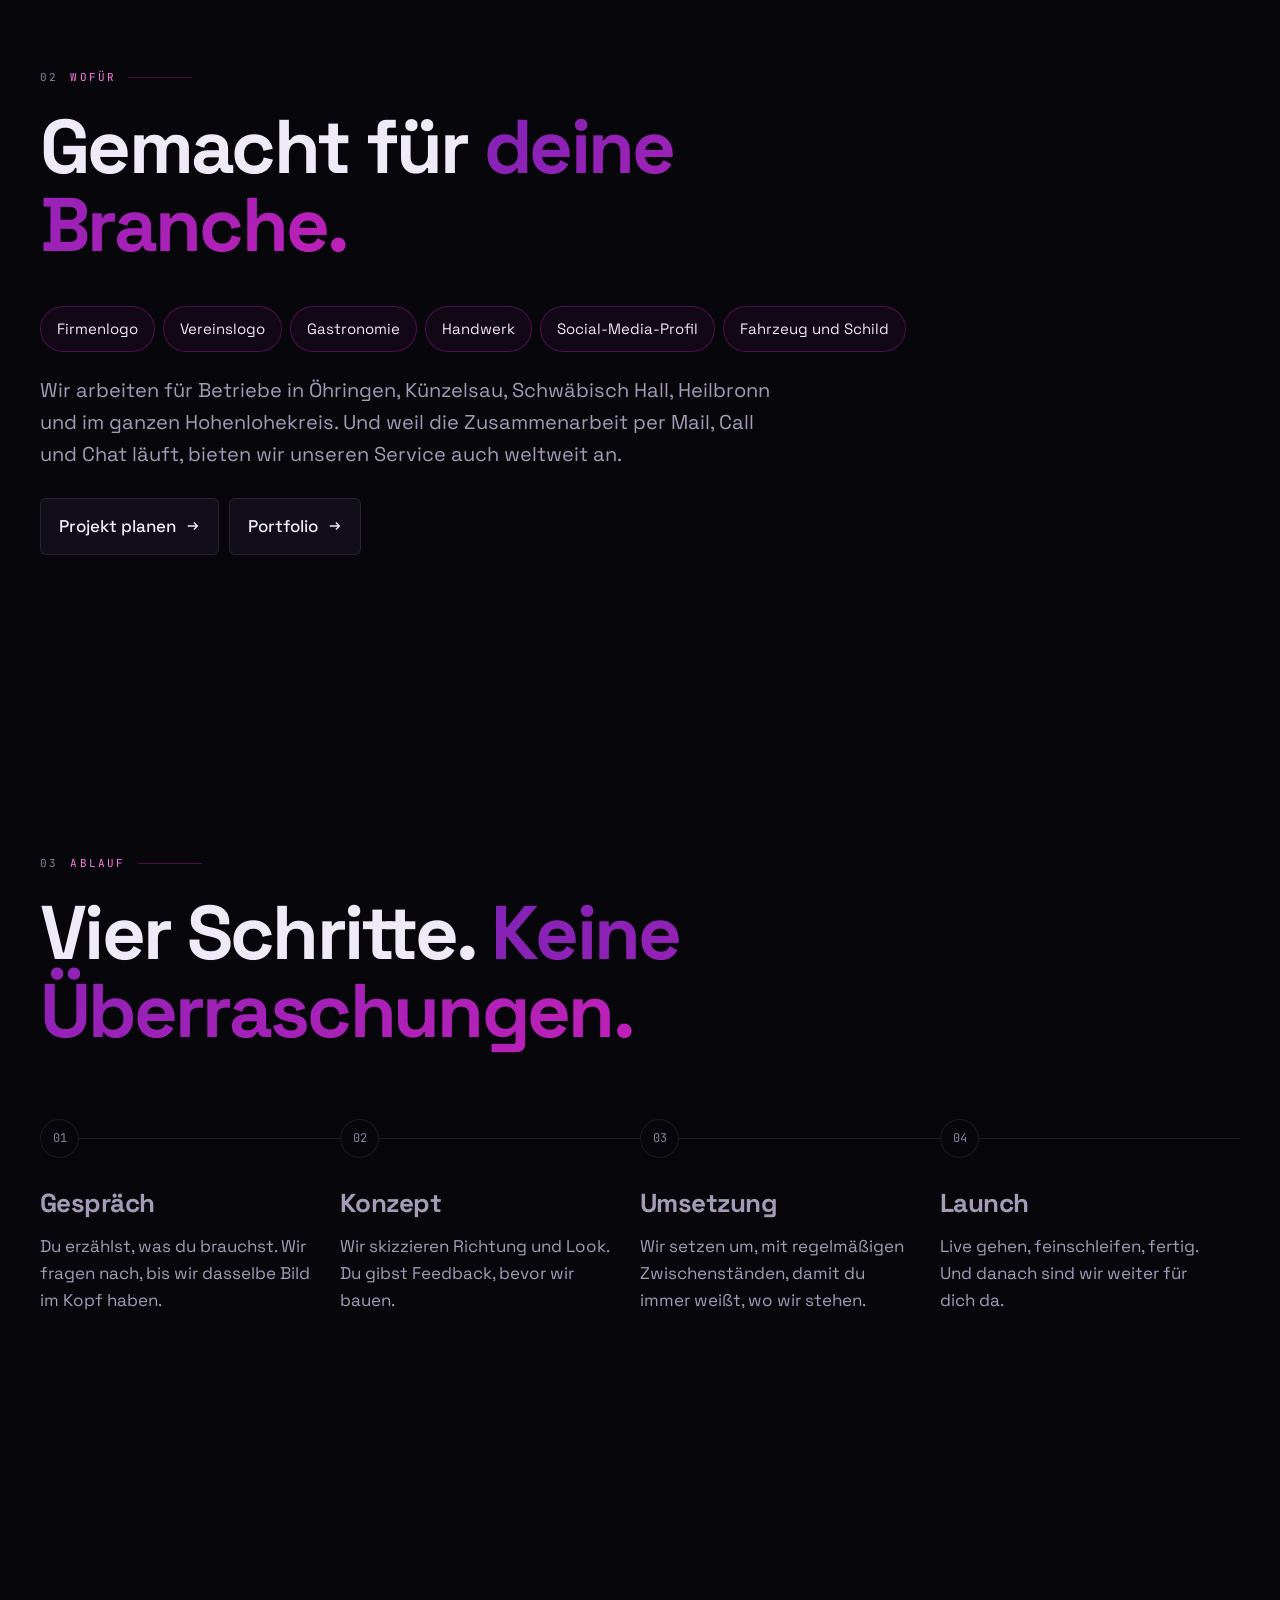
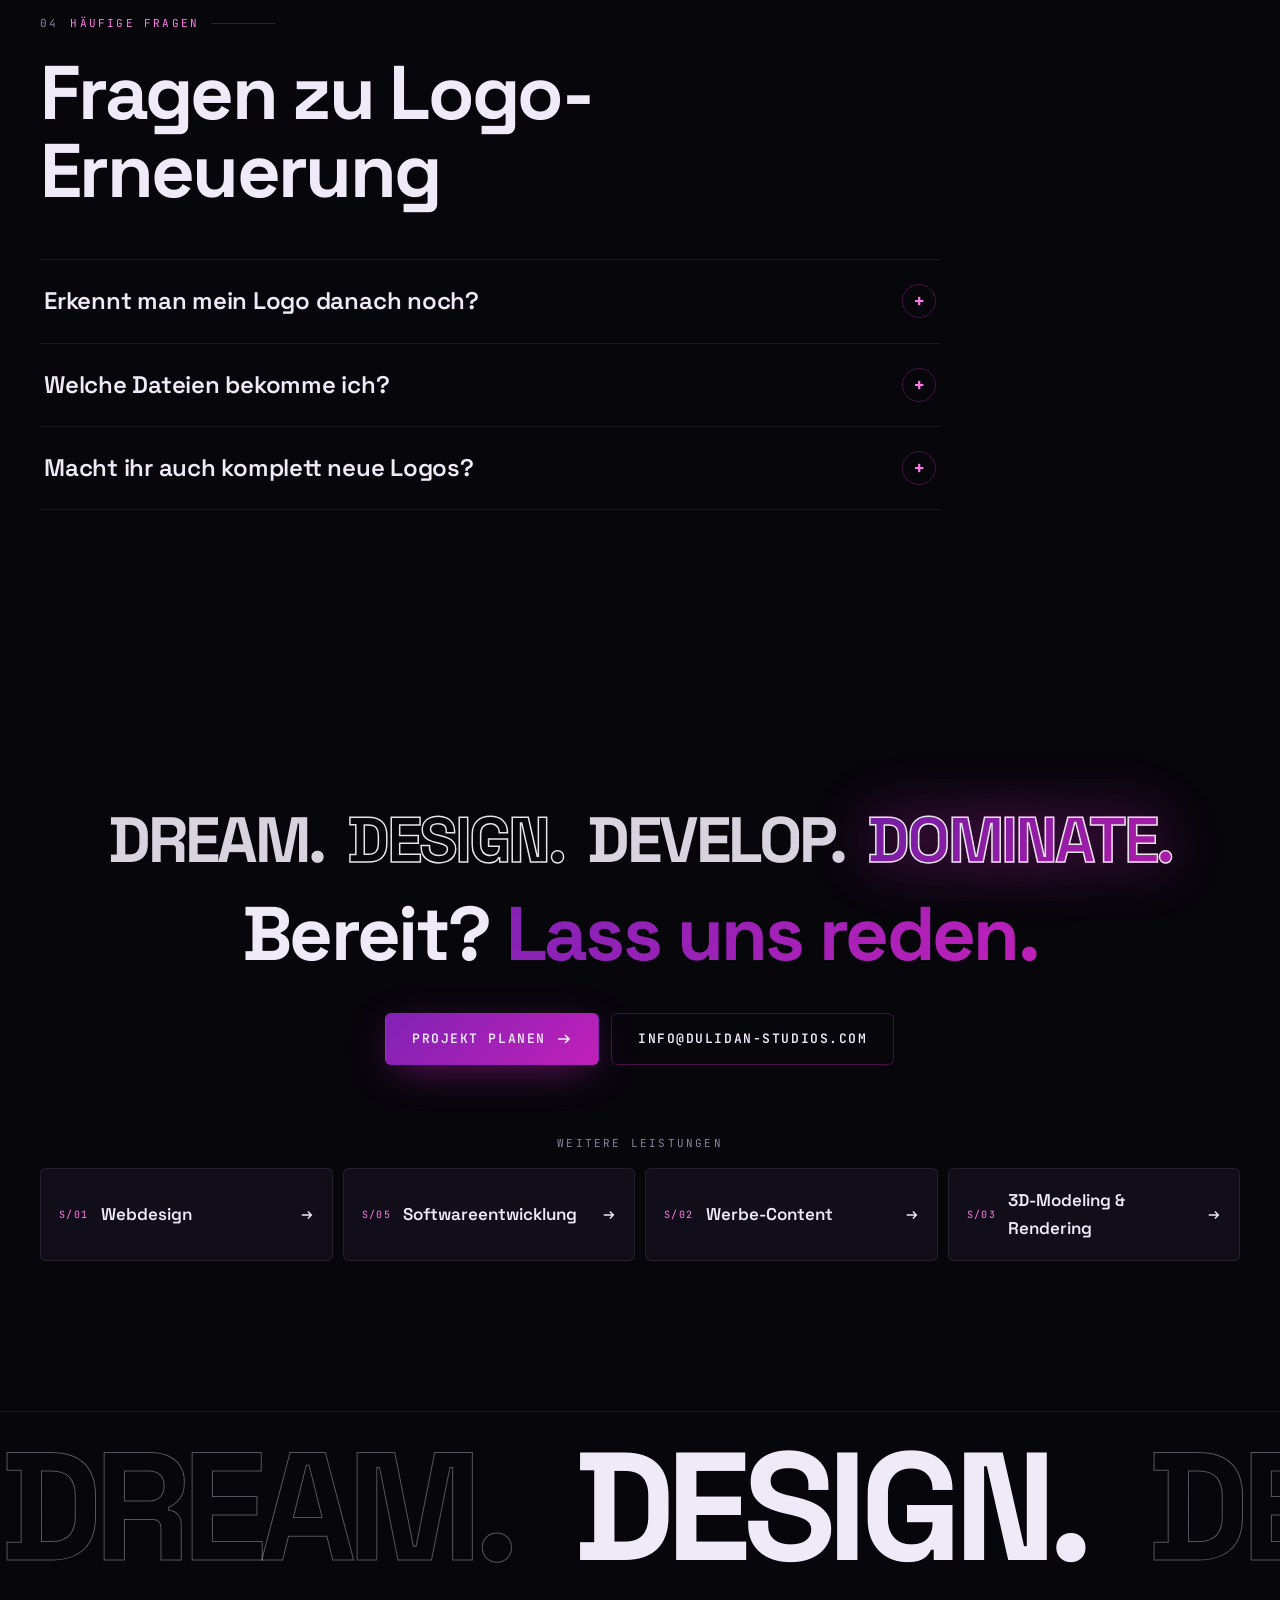
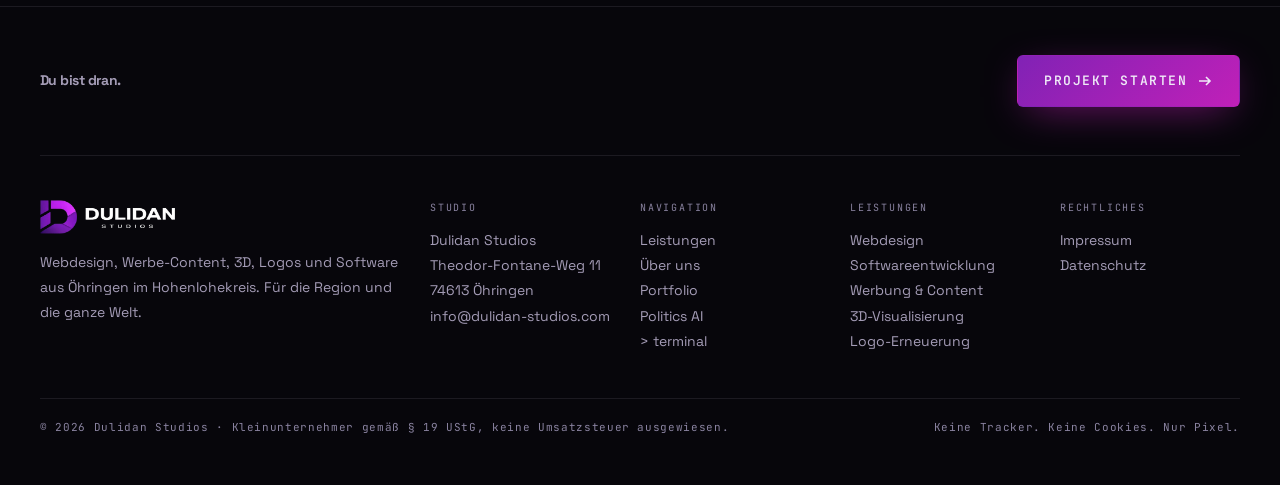
<file: logo-design/index.html>
<!DOCTYPE html>
<html lang="de">
<head>
<meta charset="UTF-8">
<meta name="viewport" content="width=device-width, initial-scale=1">
<title>Logo-Redesign & Logo-Erneuerung Öhringen | Dulidan Studios</title>
<meta name="description" content="Logo modernisieren lassen in Öhringen: Wir überarbeiten dein Logo klarer und moderner, ohne den Wiedererkennungswert zu verlieren. Inklusive aller Dateiformate.">
<meta name="theme-color" content="#07060b">
<meta name="color-scheme" content="dark">
<meta name="robots" content="index,follow,max-image-preview:large,max-snippet:-1">
<meta name="author" content="Dulidan Studios">
<meta name="geo.region" content="DE-BW">
<meta name="geo.placename" content="Öhringen">
<meta name="geo.position" content="49.2003;9.5025">
<meta name="ICBM" content="49.2003, 9.5025">
<link rel="alternate" hreflang="de" href="https://dulidan-studios.com/logo-design/">
<link rel="alternate" hreflang="x-default" href="https://dulidan-studios.com/logo-design/">
<link rel="canonical" href="https://dulidan-studios.com/logo-design/">
<meta property="og:type" content="website">
<meta property="og:site_name" content="Dulidan Studios">
<meta property="og:title" content="Logo-Redesign & Logo-Erneuerung Öhringen">
<meta property="og:description" content="Logo modernisieren lassen in Öhringen: Wir überarbeiten dein Logo klarer und moderner, ohne den Wiedererkennungswert zu verlieren. Inklusive aller Dateiformate.">
<meta property="og:url" content="https://dulidan-studios.com/logo-design/">
<meta property="og:image" content="https://dulidan-studios.com/assets/img/og.jpg">
<meta property="og:image:width" content="1200">
<meta property="og:image:height" content="630">
<meta property="og:locale" content="de_DE">
<meta name="twitter:card" content="summary_large_image">
<link rel="icon" href="/favicon.ico" sizes="any">
<link rel="apple-touch-icon" href="/apple-touch-icon.png">
<link rel="manifest" href="/site.webmanifest">
<link rel="preload" href="/assets/fonts/space-grotesk.woff2" as="font" type="font/woff2" crossorigin>
<link rel="preload" href="/assets/fonts/jetbrains-mono.woff2" as="font" type="font/woff2" crossorigin>
<link rel="stylesheet" href="/assets/css/main.css">
<noscript><style>.rv,.rv-mask{opacity:1!important;transform:none!important;clip-path:none!important}.epic{height:auto!important}.epic-words .w{opacity:1!important;position:static!important}</style></noscript>
<script type="application/ld+json">{"@context":"https://schema.org","@graph":[{"@type":"Service","@id":"https://dulidan-studios.com/logo-design/#service","name":"Logo-Redesign und Logo-Erneuerung","serviceType":"Logo-Redesign und Logo-Erneuerung","description":"Logo modernisieren lassen in Öhringen: Wir überarbeiten dein Logo klarer und moderner, ohne den Wiedererkennungswert zu verlieren. Inklusive aller Dateiformate.","url":"https://dulidan-studios.com/logo-design/","provider":{"@type":["ProfessionalService","Organization"],"@id":"https://dulidan-studios.com/#org","name":"Dulidan Studios","url":"https://dulidan-studios.com/","address":{"@type":"PostalAddress","streetAddress":"Theodor-Fontane-Weg 11","postalCode":"74613","addressLocality":"Öhringen","addressRegion":"Baden-Württemberg","addressCountry":"DE"}},"areaServed":[{"@type":"City","name":"Öhringen"},{"@type":"AdministrativeArea","name":"Hohenlohekreis"},{"@type":"City","name":"Heilbronn"},{"@type":"City","name":"Schwäbisch Hall"},{"@type":"City","name":"Künzelsau"},{"@type":"Country","name":"Deutschland"},"Weltweit"]},{"@type":"WebPage","@id":"https://dulidan-studios.com/logo-design/#webpage","url":"https://dulidan-studios.com/logo-design/","name":"Logo-Redesign & Logo-Erneuerung Öhringen | Dulidan Studios","isPartOf":{"@id":"https://dulidan-studios.com/#website"},"about":{"@id":"https://dulidan-studios.com/logo-design/#service"},"inLanguage":"de-DE"},{"@type":"BreadcrumbList","itemListElement":[{"@type":"ListItem","position":1,"name":"Start","item":"https://dulidan-studios.com/"},{"@type":"ListItem","position":2,"name":"Leistungen","item":"https://dulidan-studios.com/#leistungen"},{"@type":"ListItem","position":3,"name":"Logo-Erneuerung","item":"https://dulidan-studios.com/logo-design/"}]},{"@type":"FAQPage","@id":"https://dulidan-studios.com/logo-design/#faq","mainEntity":[{"@type":"Question","name":"Erkennt man mein Logo danach noch?","acceptedAnswer":{"@type":"Answer","text":"Ja, darum geht es bei einer Erneuerung. Wir behalten, was dein Logo ausmacht, und verbessern den Rest."}},{"@type":"Question","name":"Welche Dateien bekomme ich?","acceptedAnswer":{"@type":"Answer","text":"Vektordateien wie SVG und PDF für Druck und Skalierung sowie PNG-Dateien für Web und Social Media."}},{"@type":"Question","name":"Macht ihr auch komplett neue Logos?","acceptedAnswer":{"@type":"Answer","text":"Unser Schwerpunkt ist die Erneuerung bestehender Logos. Sprich uns gerne an, wenn du etwas anderes vorhast."}}]}]}</script>
<script>try{if(localStorage.getItem("dd_lang")==="en")document.documentElement.lang="en"}catch(e){}</script>
<script src="/assets/js/main.js" defer></script>
</head>
<body data-page="portfolio">
<svg width="0" height="0" style="position:absolute" aria-hidden="true">
  <defs>
    <!-- TODO: April-Illustration durch finale Grafik ersetzen (Platzhalter-Vektor) -->
    <symbol id="april" viewBox="0 0 100 100">
      <path fill="#ff7ae6" d="M24 38C6 44 2 70 10 92c6-6 12-26 20-38z"/>
      <path fill="#ff7ae6" d="M76 38c18 6 22 32 14 54-6-6-12-26-20-38z"/>
      <circle cx="25" cy="37" r="4.5" fill="#8122b5"/><circle cx="75" cy="37" r="4.5" fill="#8122b5"/>
      <circle cx="50" cy="46" r="27" fill="#ff7ae6"/>
      <path fill="#2a1736" d="M22 100c2-16 13-24 28-24s26 8 28 24z"/>
      <path fill="#8122b5" d="M24 100c2-14 12-21 26-21s24 7 26 21z"/>
      <path fill="#c020b8" d="M42 79l8 9 8-9-8 3z"/>
      <path fill="#fff" opacity=".9" d="M62 88h7v7h-7z"/>
      <ellipse cx="50" cy="54" rx="21" ry="20" fill="#ffe6f2"/>
      <path fill="#ff7ae6" d="M28 50c0-16 10-25 22-25s22 9 22 25c-6-6-10-12-12-16-4 6-14 10-22 10-4 2-8 4-10 6z"/>
      <ellipse cx="42" cy="56" rx="3.6" ry="4.6" fill="#5b1782"/><ellipse cx="58" cy="56" rx="3.6" ry="4.6" fill="#5b1782"/>
      <circle cx="43.2" cy="54.4" r="1.3" fill="#fff"/><circle cx="59.2" cy="54.4" r="1.3" fill="#fff"/>
      <path d="M46 65q4 3 8 0" stroke="#c0407a" stroke-width="1.6" fill="none" stroke-linecap="round"/>
      <ellipse cx="36" cy="63" rx="3.5" ry="2" fill="#ff9fd0" opacity=".7"/><ellipse cx="64" cy="63" rx="3.5" ry="2" fill="#ff9fd0" opacity=".7"/>
    </symbol>
    <symbol id="i-arrow" viewBox="0 0 16 16"><path d="M2 8h11M9 4l4 4-4 4" fill="none" stroke="currentColor" stroke-width="1.6"/></symbol>
    <symbol id="i-ext" viewBox="0 0 16 16"><path d="M6 3H3v10h10v-3M9 3h4v4M13 3L7 9" fill="none" stroke="currentColor" stroke-width="1.5"/></symbol>
    <symbol id="i-check" viewBox="0 0 16 16"><path d="M3 8.5l3 3 7-7" fill="none" stroke="currentColor" stroke-width="1.6"/></symbol>
  </defs>
</svg>

<a class="skip" href="#main" data-en="Skip to content">Zum Inhalt springen</a>
<div class="bg-grid" aria-hidden="true"></div>
<div class="bg-glow" aria-hidden="true"></div>
<div class="fx fx-noise" aria-hidden="true"></div>
<div class="fx fx-scan" aria-hidden="true"></div>
<div class="wipe" id="wipe" aria-hidden="true"><img src="/assets/img/logo-mark.webp" alt="" width="64" height="64"></div>

<!-- HUD -->
<div class="hud hud-progress" aria-hidden="true"><i id="progress"></i></div>
<div class="hud hud-r" aria-hidden="true"><span class="idx mono" id="hudIdx">00</span><span class="bar"><i id="hudBar"></i></span><span class="name" id="hudName">Start</span></div>
<div class="hud hud-bl" aria-hidden="true"><span class="status-dot"></span>Öhringen <b class="mono" id="hudClock">--:--:--</b> · 49.20°N 9.50°E</div>
<div class="hud hud-br" aria-hidden="true">Scroll <b class="mono" id="hudPct">000%</b> · <span data-en="Ctrl+K Command">Strg+K Kommando</span></div>

<!-- NAV -->
<header class="nav" id="nav">
  <a class="nav-logo" href="/" aria-label="Dulidan Studios, Startseite"><img src="/assets/img/logo-full.webp" alt="Dulidan Studios" width="458" height="115"></a>
  <nav aria-label="Hauptnavigation">
    <ul class="nav-links">
      <li><a href="/#leistungen" data-en="Services">Leistungen</a></li>
      <li><a href="/#demos">Demos</a></li>
      <li><a href="/#projekt" data-en="Plan a project">Projekt planen</a></li>
      <li><a href="/portfolio/" class="active">Portfolio</a></li>
      <li><a href="/politics-ai/">Politics AI</a></li>
      <li><a href="/#kontakt" data-en="Contact">Kontakt</a></li>
    </ul>
  </nav>
  <div class="nav-tools">
    <button class="chip-btn cmdk-btn" type="button" id="cmdkBtn" aria-label="Kommandozentrale öffnen"><kbd>Ctrl</kbd><kbd>K</kbd></button>
    <button class="chip-btn lang-btn" type="button" id="langBtn" aria-label="DE/EN: Sprache wechseln"><span data-l="de">DE</span>/<span data-l="en">EN</span></button>
    <a class="btn btn-solid btn-nav" href="/#projekt" data-en="Start project">Projekt starten</a>
    <button class="burger" id="burger" type="button" aria-label="Menü" aria-expanded="false" aria-controls="mmenu"><span></span></button>
  </div>
</header>
<div class="mmenu" id="mmenu">
  <a href="/#leistungen"><span>01</span><b data-en="Services">Leistungen</b></a>
  <a href="/#fuerwen"><span>02</span><b data-en="Who it's for">Für wen</b></a>
  <a href="/#demos"><span>03</span><b>Demos</b></a>
  <a href="/#projekt"><span>04</span><b data-en="Plan a project">Projekt planen</b></a>
  <a href="/portfolio/"><span>05</span><b>Portfolio</b></a>
  <a href="/politics-ai/"><span>06</span><b>Politics AI</b></a>
  <a href="/#kontakt"><span>08</span><b data-en="Contact">Kontakt</b></a>
</div>

<main id="main">
<section class="sv-hero" id="top" data-sec="Logo-Erneuerung" aria-labelledby="sv-h">
  <div class="wrap sv-hero-in">
    <div>
      <nav class="crumbs mono" aria-label="Brotkrumen"><a href="/">Start</a><span>/</span><a href="/#leistungen" data-en="Services">Leistungen</a><span>/</span><span aria-current="page">Logo-Erneuerung</span></nav>
      <p class="hero-kicker"><span class="status-dot"></span><span data-en="Logo refresh · Öhringen">Logo-Erneuerung · Öhringen</span></p>
      <h1 class="sv-title" id="sv-h" data-en="Your logo, <em>only better.</em>">Dein Logo, <em>nur besser.</em></h1>
      <p class="lead" data-en="Your logo has aged, looks too small on phones or no longer fits your business? We rework it to be clearer and more modern without your customers losing recognition.">Dein Logo ist in die Jahre gekommen, wirkt auf dem Handy zu klein oder passt nicht mehr zu deinem Betrieb? Wir überarbeiten es klarer und moderner, ohne dass deine Kunden es nicht mehr wiedererkennen.</p>
      <div class="hero-cta"><a class="btn btn-solid mag" href="/?leistung=logo#projekt" data-cursor="Los"><span data-en="Request a project">Projekt anfragen</span><svg aria-hidden="true"><use href="#i-arrow"/></svg></a><a class="btn mag" href="#leistung"><span data-en="What you get">Was du bekommst</span></a></div>
    </div>
    <div class="sv-ico" aria-hidden="true"><svg class="svc-ico ico-logo" viewBox="0 0 120 96" aria-hidden="true" fill="none" stroke-width="1.4"><g class="old" stroke="#6f6882"><circle cx="60" cy="48" r="26"/><path d="M48 36v24h10a12 12 0 000-24z"/></g><g class="new"><path d="M44 30h10v36H44z" fill="#8122b5"/><path d="M58 30h6a18 18 0 010 36h-6v-10h6a8 8 0 000-16h-6z" fill="#c020b8"/></g><rect class="sweep" x="0" y="14" width="2" height="68" fill="#ff7ae6"/></svg></div>
  </div>
</section>

<section class="sec" id="leistung" data-sec="Leistung" data-sec-en="Service" aria-labelledby="get-h">
  <div class="wrap">
    <p class="sec-label rv"><span class="n">01</span><span data-en="What you get">Das bekommst du</span></p>
    <h2 class="h2 rv-mask" id="get-h" data-en="Everything included. <em>Nothing off the shelf.</em>">Alles drin. <em>Nichts von der Stange.</em></h2>
    <div class="sg-grid">
        <article class="sg-card rv tilt" style="--d:0.0s"><span class="sg-n mono">01</span><h3 data-en="Analysis">Analyse</h3><p data-en="What works in your logo, what doesn't and what makes it recognisable.">Was funktioniert an deinem Logo, was nicht und was macht es wiedererkennbar.</p></article>
        <article class="sg-card rv tilt" style="--d:0.06s"><span class="sg-n mono">02</span><h3 data-en="Modern rework">Moderne Überarbeitung</h3><p data-en="Clearer shapes, better readability and a contemporary style.">Klarere Formen, bessere Lesbarkeit und ein zeitgemäßer Stil.</p></article>
        <article class="sg-card rv tilt" style="--d:0.12s"><span class="sg-n mono">03</span><h3 data-en="For every size">Für jede Größe</h3><p data-en="Works as an app icon just as well as on your company van.">Funktioniert als App-Icon genauso wie auf dem Firmenwagen.</p></article>
        <article class="sg-card rv tilt" style="--d:0.0s"><span class="sg-n mono">04</span><h3 data-en="All file formats">Alle Dateiformate</h3><p data-en="Vector and image files for web, social media and print shops.">Vektor- und Bilddateien für Web, Social Media und Druckerei.</p></article>
        <article class="sg-card rv tilt" style="--d:0.06s"><span class="sg-n mono">05</span><h3 data-en="Colours and fonts">Farben und Schriften</h3><p data-en="Defined colour values and fonts so everything stays consistent.">Festgelegte Farbwerte und Schriften, damit alles einheitlich bleibt.</p></article>
        <article class="sg-card rv tilt" style="--d:0.12s"><span class="sg-n mono">06</span><h3 data-en="Mini style guide">Mini-Styleguide</h3><p data-en="A short overview of how to use your logo correctly.">Eine kurze Übersicht, wie dein Logo richtig eingesetzt wird.</p></article>
    </div>
  </div>
</section>

<section class="sec sec-tight" id="einsatz" data-sec="Einsatz" data-sec-en="Use cases" aria-labelledby="use-h">
  <div class="wrap">
    <p class="sec-label rv"><span class="n">02</span><span data-en="Use cases">Wofür</span></p>
    <h2 class="h2 rv-mask" id="use-h" data-en="Made for <em>your industry.</em>">Gemacht für <em>deine Branche.</em></h2>
    <ul class="use-list rv"><li data-en="Company logo">Firmenlogo</li><li data-en="Club logo">Vereinslogo</li><li data-en="Gastronomy">Gastronomie</li><li data-en="Craft">Handwerk</li><li data-en="Social profile">Social-Media-Profil</li><li data-en="Vehicle and sign">Fahrzeug und Schild</li></ul>
    <p class="lead rv" data-en="We work for businesses in Öhringen, Künzelsau, Schwäbisch Hall, Heilbronn and the whole Hohenlohe district. And because we collaborate by email, call and chat, we offer our services worldwide too.">Wir arbeiten für Betriebe in Öhringen, Künzelsau, Schwäbisch Hall, Heilbronn und im ganzen Hohenlohekreis. Und weil die Zusammenarbeit per Mail, Call und Chat läuft, bieten wir unseren Service auch weltweit an.</p>
    <div class="ex-row rv"><a class="ex-link" href="/#projekt"><span>Projekt planen</span><svg width="14" height="14" aria-hidden="true"><use href="#i-arrow"/></svg></a><a class="ex-link" href="/portfolio/"><span>Portfolio</span><svg width="14" height="14" aria-hidden="true"><use href="#i-arrow"/></svg></a></div>
  </div>
</section>

<section class="sec" id="prozess" data-sec="Ablauf" data-sec-en="Process" aria-labelledby="proc-h">
  <div class="wrap">
    <p class="sec-label rv"><span class="n">03</span><span data-en="Process">Ablauf</span></p>
    <h2 class="h2 rv-mask" id="proc-h" data-en="Four steps. <em>No surprises.</em>">Vier Schritte. <em>Keine Überraschungen.</em></h2>
    <div class="proc" id="proc">
      <div class="proc-line" aria-hidden="true"><i id="procLine"></i></div>
      <div class="step"><span class="step-dot">01</span><h3 data-en="Talk">Gespräch</h3><p data-en="You tell us what you need. We ask until we have the same picture in mind.">Du erzählst, was du brauchst. Wir fragen nach, bis wir dasselbe Bild im Kopf haben.</p></div>
      <div class="step"><span class="step-dot">02</span><h3 data-en="Concept">Konzept</h3><p data-en="We sketch direction and look. You give feedback before we build.">Wir skizzieren Richtung und Look. Du gibst Feedback, bevor wir bauen.</p></div>
      <div class="step"><span class="step-dot">03</span><h3 data-en="Build">Umsetzung</h3><p data-en="We build with regular check-ins, so you always know where we are.">Wir setzen um, mit regelmäßigen Zwischenständen, damit du immer weißt, wo wir stehen.</p></div>
      <div class="step"><span class="step-dot">04</span><h3>Launch</h3><p data-en="Go live, polish, done. And afterwards we're still there.">Live gehen, feinschleifen, fertig. Und danach sind wir weiter für dich da.</p></div>
    </div>
  </div>
</section>

<section class="sec" id="faq" data-sec="FAQ" aria-labelledby="faq-h">
  <div class="wrap">
    <p class="sec-label rv"><span class="n">04</span><span data-en="FAQ">Häufige Fragen</span></p>
    <h2 class="h2 rv-mask" id="faq-h" data-en="Questions about Logo-Erneuerung">Fragen zu Logo-Erneuerung</h2>
    <div class="faq-list rv">
      <details><summary><span data-en="Will my logo still be recognisable?">Erkennt man mein Logo danach noch?</span><i aria-hidden="true">+</i></summary><p data-en="Yes, that's the point of a refresh. We keep what makes your logo yours and improve the rest.">Ja, darum geht es bei einer Erneuerung. Wir behalten, was dein Logo ausmacht, und verbessern den Rest.</p></details>
      <details><summary><span data-en="Which files do I get?">Welche Dateien bekomme ich?</span><i aria-hidden="true">+</i></summary><p data-en="Vector files like SVG and PDF for print and scaling, plus PNG files for web and social media.">Vektordateien wie SVG und PDF für Druck und Skalierung sowie PNG-Dateien für Web und Social Media.</p></details>
      <details><summary><span data-en="Do you design completely new logos too?">Macht ihr auch komplett neue Logos?</span><i aria-hidden="true">+</i></summary><p data-en="Our focus is refreshing existing logos. Feel free to ask if you have something else in mind.">Unser Schwerpunkt ist die Erneuerung bestehender Logos. Sprich uns gerne an, wenn du etwas anderes vorhast.</p></details>
    </div>
  </div>
</section>

<section class="sec sv-cta" data-sec="Los geht's" data-sec-en="Let's go" aria-labelledby="cta-h">
  <div class="wrap">
    <p class="lockup lockup-sm" aria-hidden="true"><span>Dream.</span> <span>Design.</span> <span>Develop.</span> <span class="dom">Dominate.</span></p>
    <h2 class="h2 rv-mask" id="cta-h" data-en="Ready? <em>Let's talk.</em>">Bereit? <em>Lass uns reden.</em></h2>
    <div class="hero-cta"><a class="btn btn-solid mag" href="/?leistung=logo#projekt" data-cursor="Go"><span data-en="Plan your project">Projekt planen</span><svg aria-hidden="true"><use href="#i-arrow"/></svg></a><a class="btn mag" href="mailto:info@dulidan-studios.com">info@dulidan-studios.com</a></div>
    <p class="ms-h mono" data-en="More services">Weitere Leistungen</p>
    <div class="ms-row"><a class="ms-card" href="/webdesign/"><span class="mono">S/01</span><b>Webdesign</b><svg width="14" height="14" aria-hidden="true"><use href="#i-arrow"/></svg></a><a class="ms-card" href="/softwareentwicklung/"><span class="mono">S/05</span><b>Softwareentwicklung</b><svg width="14" height="14" aria-hidden="true"><use href="#i-arrow"/></svg></a><a class="ms-card" href="/werbung/"><span class="mono">S/02</span><b>Werbe-Content</b><svg width="14" height="14" aria-hidden="true"><use href="#i-arrow"/></svg></a><a class="ms-card" href="/3d-visualisierung/"><span class="mono">S/03</span><b>3D-Modeling & Rendering</b><svg width="14" height="14" aria-hidden="true"><use href="#i-arrow"/></svg></a></div>
  </div>
</section>
</main>

<footer class="footer">
  <div class="slogan-run" aria-hidden="true">
    <div class="slogan-track"><span>Dream.</span><span>Design.</span><span>Develop.</span><span>Dominate.</span><span>Dream.</span><span>Design.</span><span>Develop.</span><span>Dominate.</span></div>
  </div>
  <div class="wrap">
    <div class="footer-cta">
      <p class="footer-cta-t" data-en="Your turn.">Du bist dran.</p>
      <a class="btn btn-solid mag" href="/#projekt" data-cursor="Go"><span data-en="Start your project">Projekt starten</span><svg aria-hidden="true"><use href="#i-arrow"/></svg></a>
    </div>
    <div class="footer-grid">
      <div>
        <img class="footer-logo" src="/assets/img/logo-full.webp" alt="Dulidan Studios" width="458" height="115" loading="lazy">
        <p data-en="Web design, ad content, 3D, logos and software from Öhringen in the Hohenlohe district. For the region and the whole world.">Webdesign, Werbe-Content, 3D, Logos und Software aus Öhringen im Hohenlohekreis. Für die Region und die ganze Welt.</p>
      </div>
      <div><h3>Studio</h3><p>Dulidan Studios<br>Theodor-Fontane-Weg 11<br>74613 Öhringen<br><a href="mailto:info@dulidan-studios.com">info@dulidan-studios.com</a></p></div>
      <div><h3 data-en="Navigate">Navigation</h3><ul><li><a href="/#leistungen" data-en="Services">Leistungen</a></li><li><a href="/ueber-uns/" data-en="About us">Über uns</a></li><li><a href="/portfolio/">Portfolio</a></li><li><a href="/politics-ai/">Politics AI</a></li><li><button type="button" class="js-term" style="color:inherit;font:inherit">&gt; terminal</button></li></ul></div>
      <div><h3 data-en="Services">Leistungen</h3><ul><li><a href="/webdesign/">Webdesign</a></li><li><a href="/softwareentwicklung/" data-en="Software development">Softwareentwicklung</a></li><li><a href="/werbung/" data-en="Ads &amp; content">Werbung &amp; Content</a></li><li><a href="/3d-visualisierung/" data-en="3D visualisation">3D-Visualisierung</a></li><li><a href="/logo-design/" data-en="Logo refresh">Logo-Erneuerung</a></li></ul></div>
      <div><h3 data-en="Legal">Rechtliches</h3><ul><li><a href="/impressum/" data-en="Imprint">Impressum</a></li><li><a href="/datenschutz/" data-en="Privacy">Datenschutz</a></li></ul></div>
    </div>
    <div class="footer-bottom">
      <span>© <span class="js-year">2026</span> Dulidan Studios · <span data-en="Small business according to § 19 UStG, no VAT shown.">Kleinunternehmer gemäß § 19 UStG, keine Umsatzsteuer ausgewiesen.</span></span>
      <span><span data-en="No trackers. No cookies. Just pixels.">Keine Tracker. Keine Cookies. Nur Pixel.</span></span>
    </div>
  </div>
</footer>

<!-- APRIL COMPANION -->
<div class="april" id="april">
  <div class="april-bubble" id="aprilBubble" role="status" aria-live="polite"><small>APRIL</small><span id="aprilText"></span></div>
  <button class="april-av" id="aprilBtn" type="button" aria-label="April, das Dulidan-Maskottchen. Klicken für einen Tipp."><svg aria-hidden="true"><use href="#april"/></svg></button>
</div>

<!-- COMMAND PALETTE -->
<div class="modal" id="palette" role="dialog" aria-modal="true" aria-label="Kommandozentrale">
  <div class="pal">
    <div class="pal-in"><svg viewBox="0 0 20 20" aria-hidden="true"><circle cx="9" cy="9" r="6"/><path d="M14 14l4 4"/></svg>
      <input id="palIn" type="text" role="combobox" aria-expanded="true" aria-controls="palList" aria-autocomplete="list" placeholder="Wohin? Sektion, Projekt, Befehl …" data-en-ph="Where to? Section, project, command …" autocomplete="off" spellcheck="false"><kbd>ESC</kbd></div>
    <ul class="pal-list" id="palList" role="listbox"></ul>
    <div class="pal-foot"><span>↑↓ <span data-en="navigate">navigieren</span></span><span>↵ <span data-en="open">öffnen</span></span><span>esc <span data-en="close">schließen</span></span></div>
  </div>
</div>

<!-- TERMINAL -->
<div class="modal" id="terminal" role="dialog" aria-modal="true" aria-label="Terminal">
  <div class="tbox">
    <div class="term-bar"><i></i><i></i><i></i><span>dulidan-os // terminal</span></div>
    <div class="tbox-out" id="tOut" aria-live="polite"></div>
    <form class="tbox-row" id="tForm" autocomplete="off"><span>guest@dulidan:~$</span><label for="tIn" class="sr">Befehl</label><input id="tIn" spellcheck="false" autocapitalize="off"></form>
  </div>
</div>

<div class="toast" id="toast" role="status" aria-live="polite"></div>
<div class="cursor" id="cursor" aria-hidden="true"><span class="cursor-label" id="cursorLabel"></span></div>
<div class="cursor-dot" id="cursorDot" aria-hidden="true"></div>
</body>
</html>
</file>
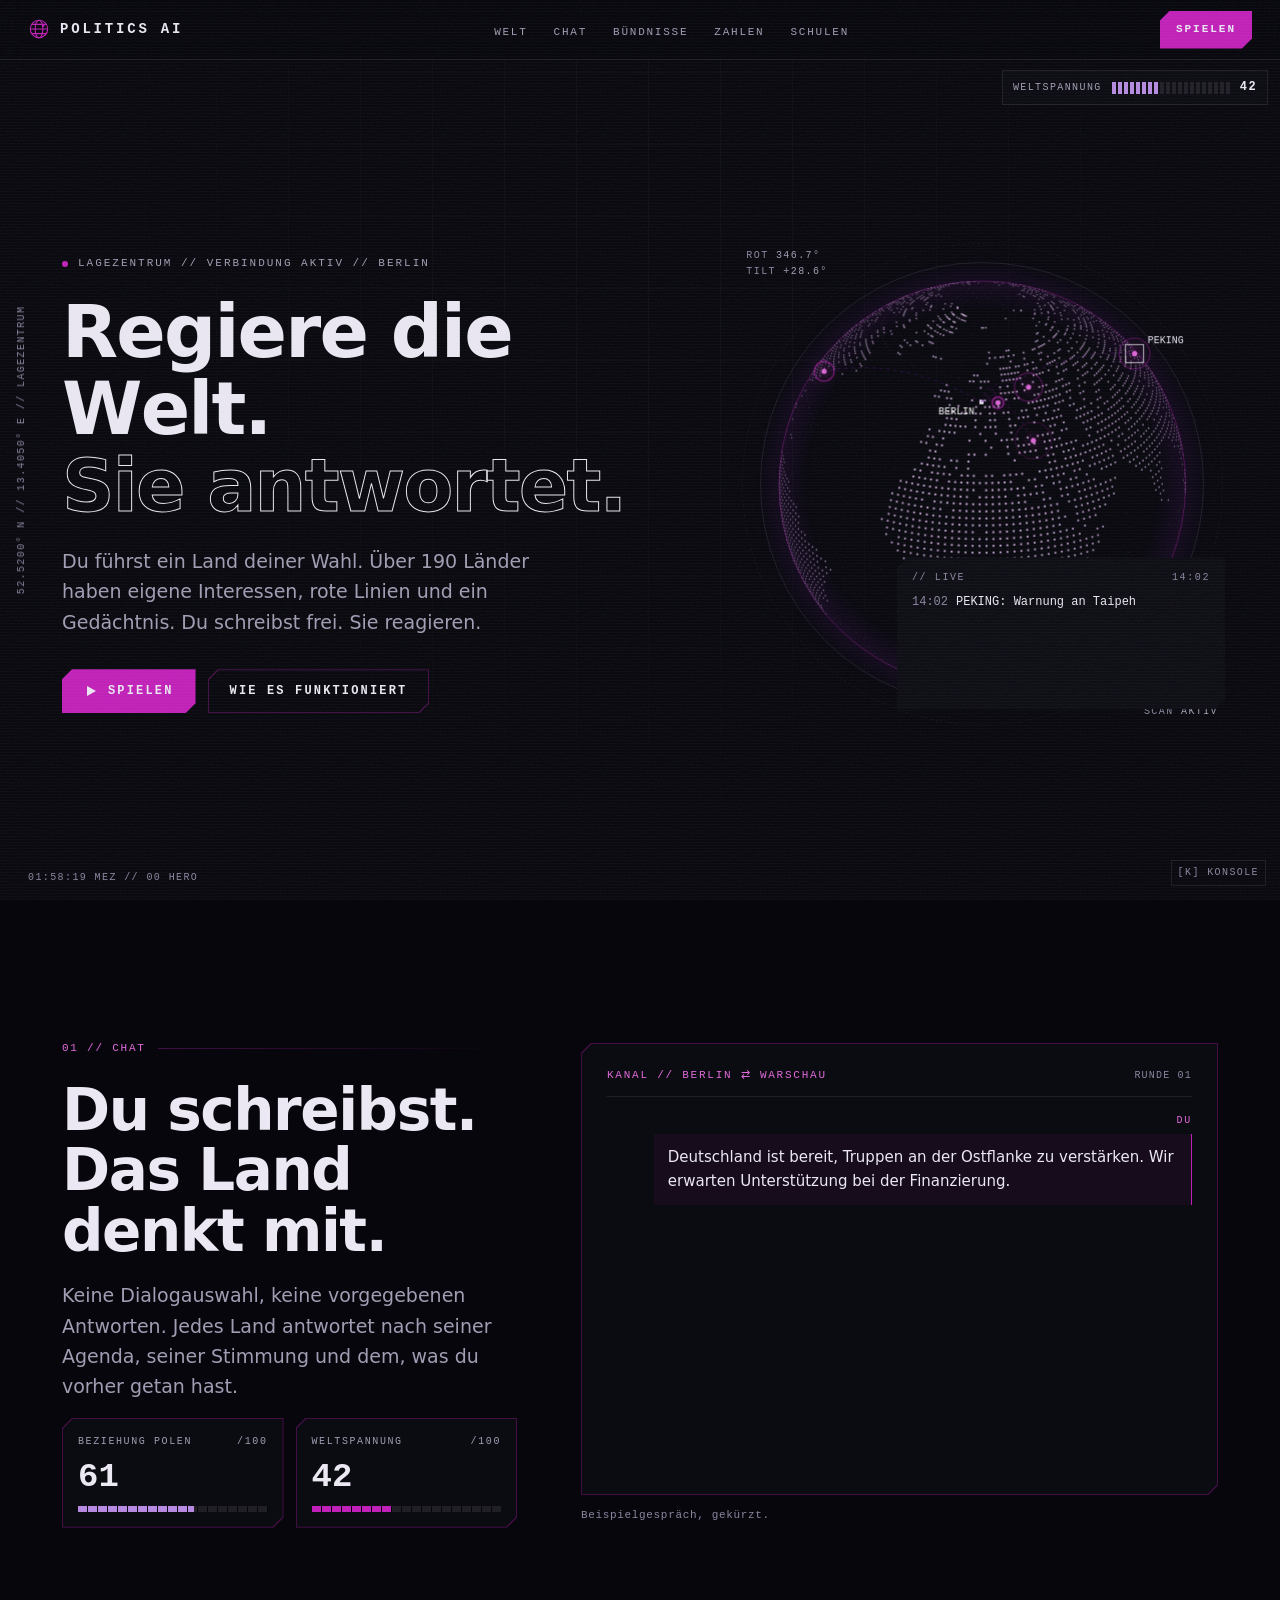
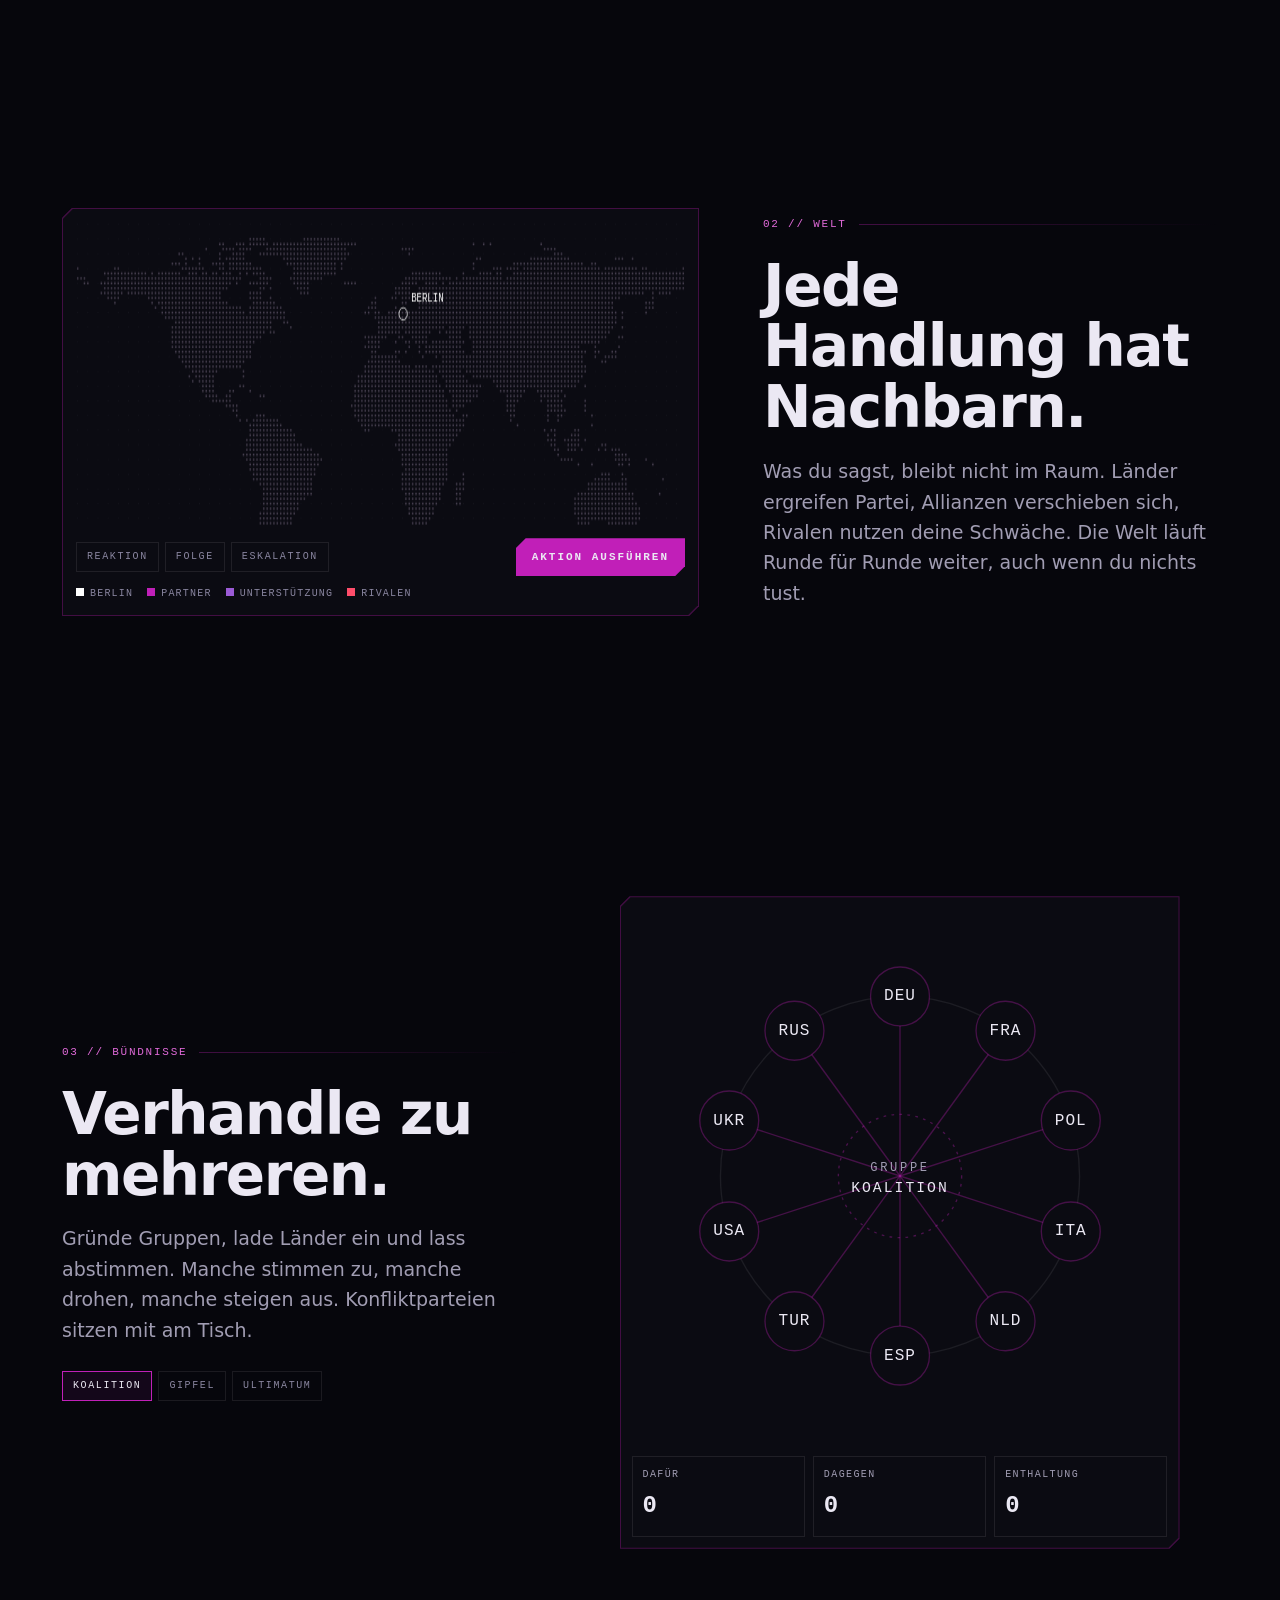
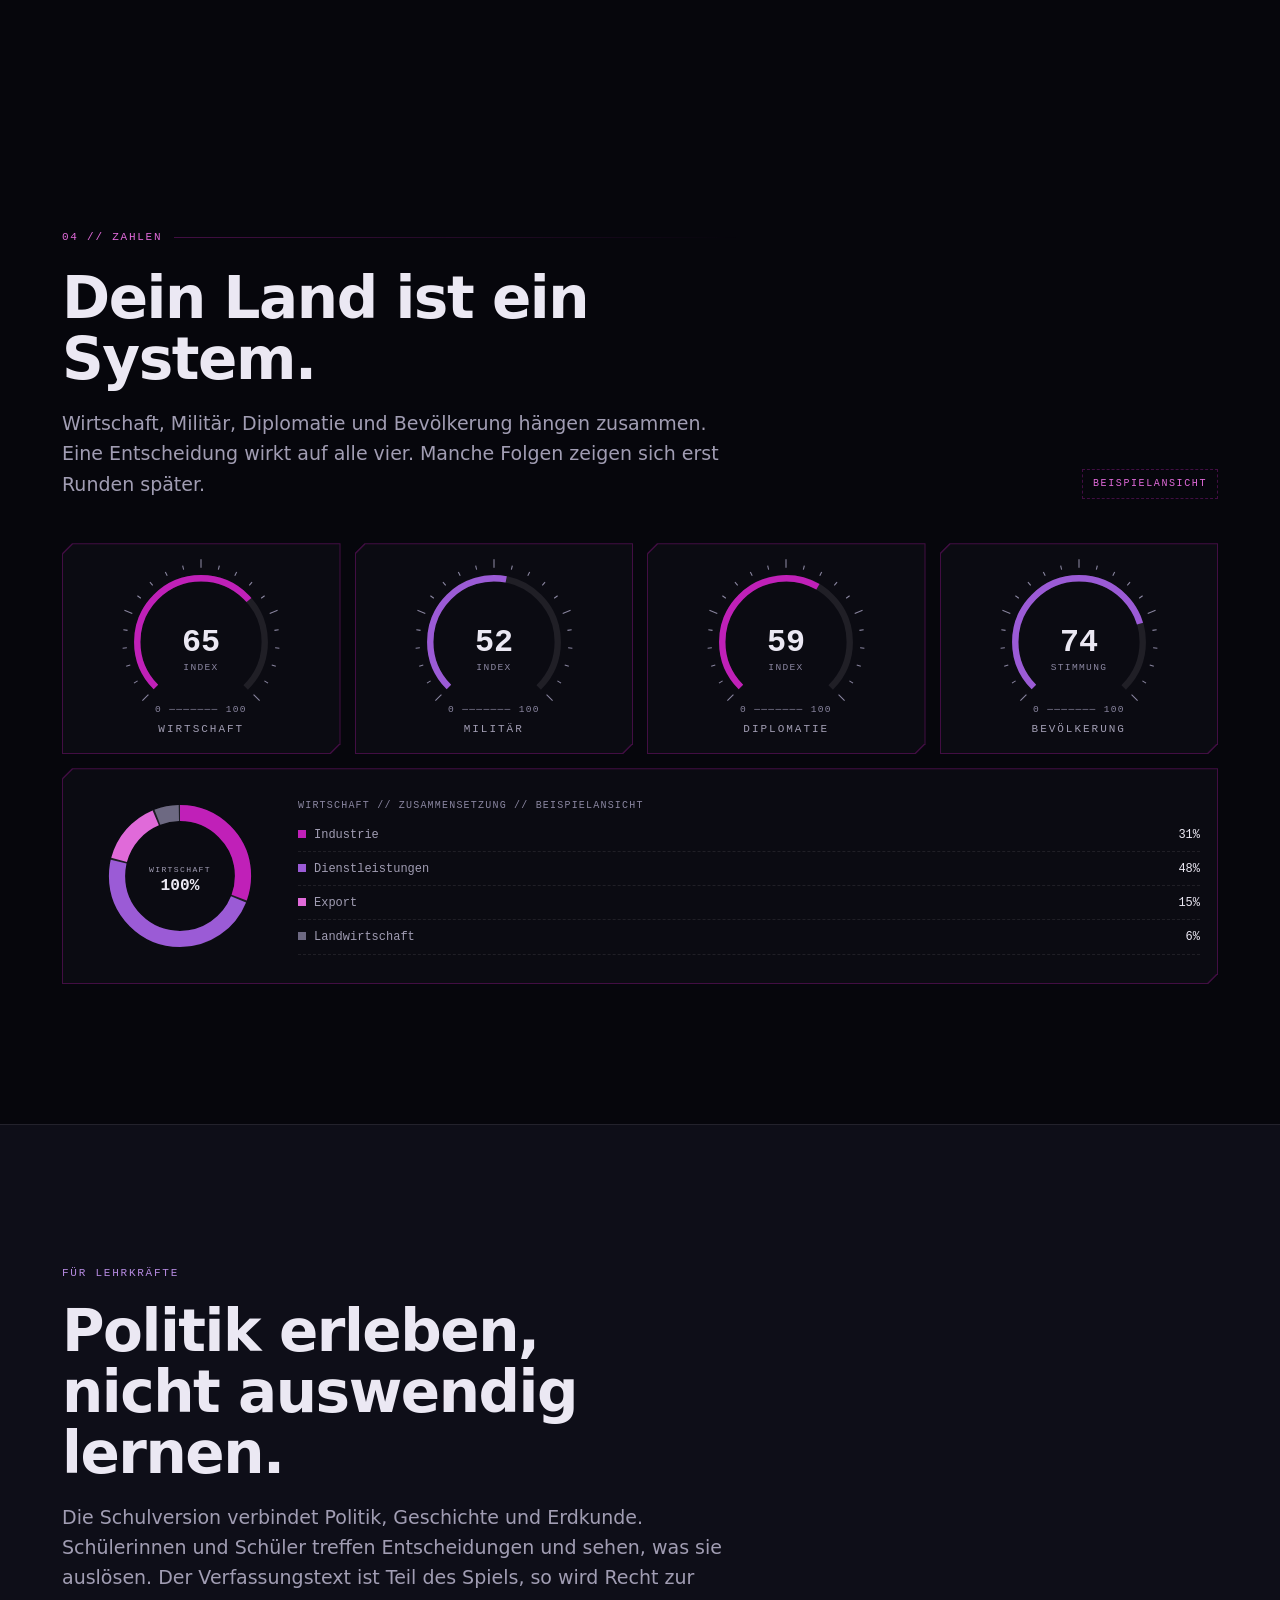
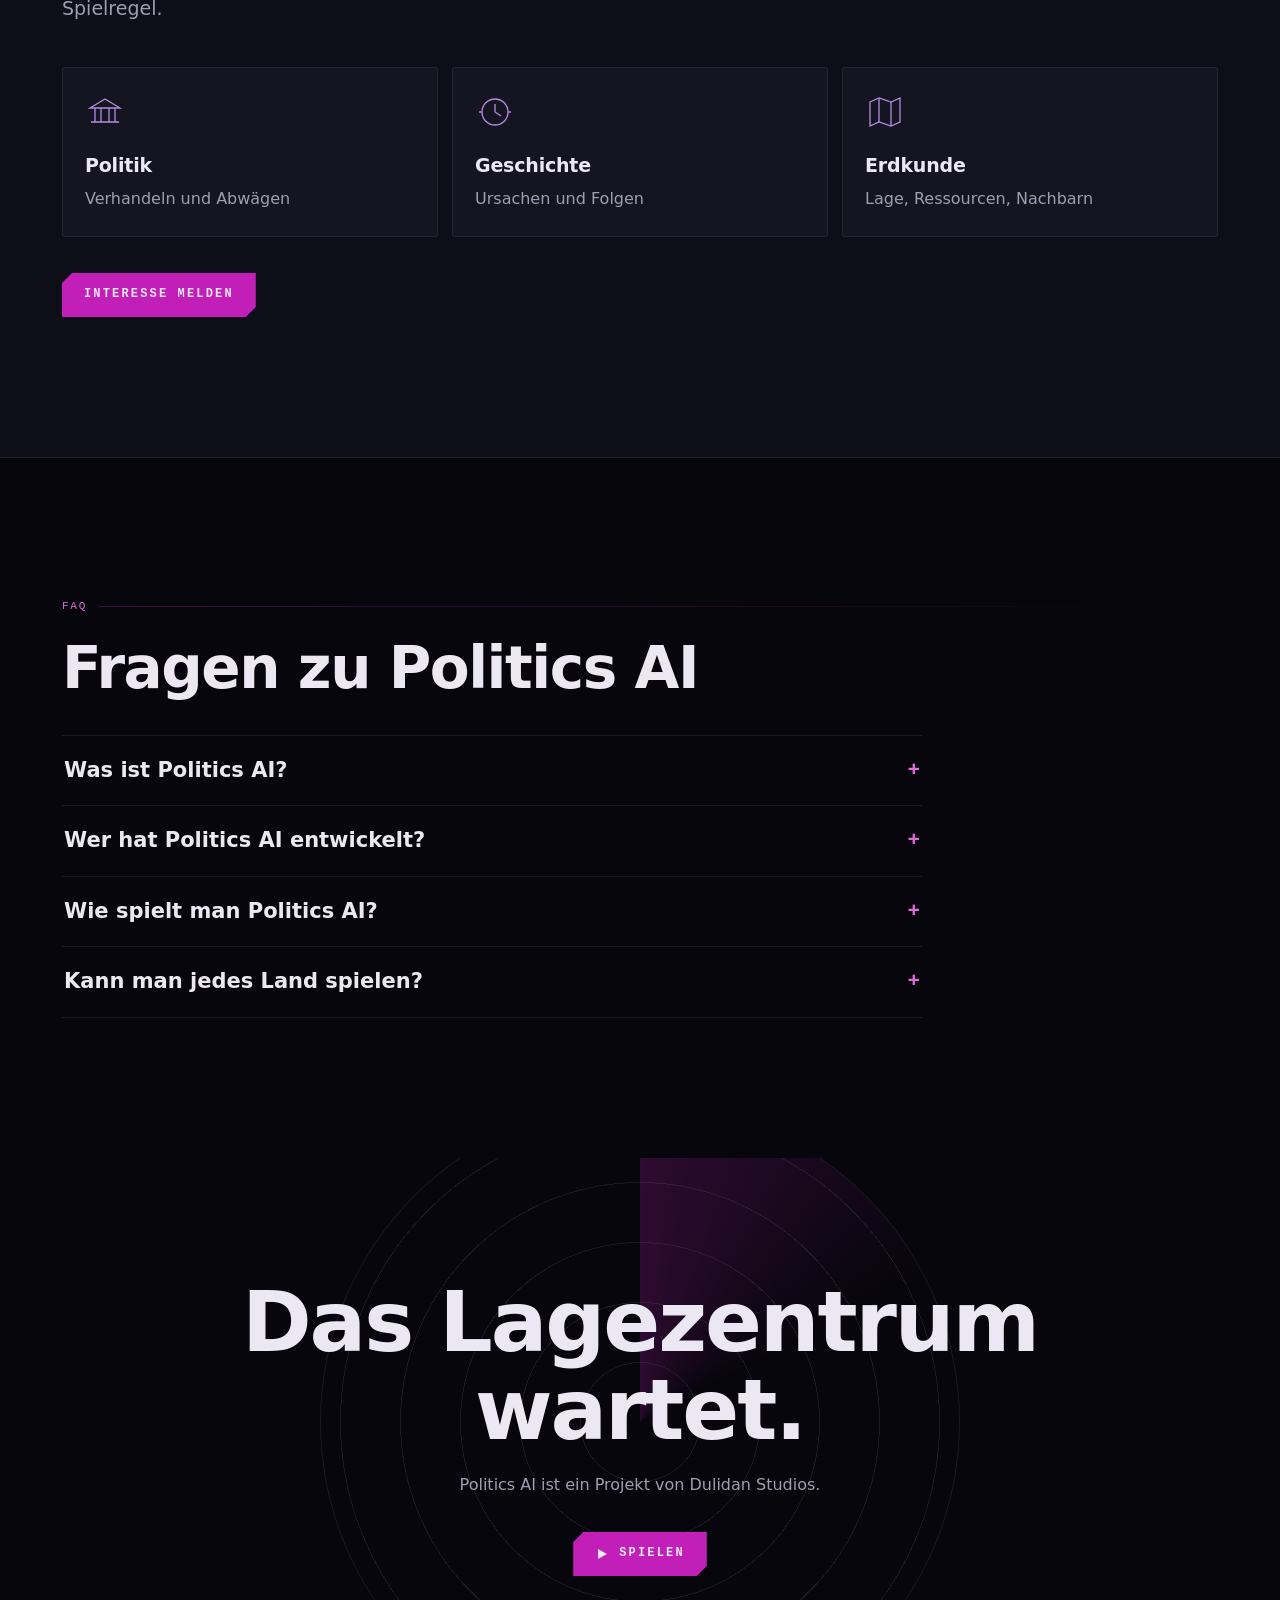
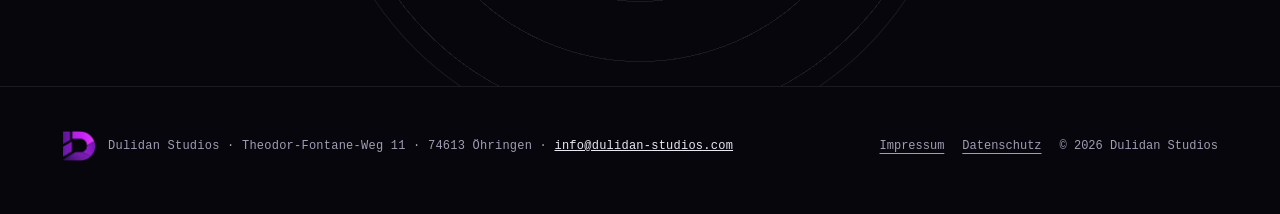
<file: politics-ai/index.html>
<!DOCTYPE html>
<html lang="de">
<head>
<meta charset="UTF-8">
<meta name="viewport" content="width=device-width, initial-scale=1">
<title>Politics AI · KI-Weltsimulator im Browser | Dulidan Studios</title>
<meta name="description" content="Politics AI von Dulidan Studios ist ein KI Weltsimulator im Browser. Du führst ein Land deiner Wahl. Über 190 Länder haben eigene Interessen, rote Linien und ein Gedächtnis. Du schreibst frei. Sie reagieren.">
<meta name="theme-color" content="#06060c">
<meta name="robots" content="index,follow,max-image-preview:large">
<link rel="canonical" href="https://dulidan-studios.com/politics-ai/">
<meta property="og:url" content="https://dulidan-studios.com/politics-ai/">
<meta property="og:site_name" content="Dulidan Studios">
<meta name="twitter:card" content="summary_large_image">
<script type="application/ld+json">{"@context":"https://schema.org","@graph":[{"@type":["VideoGame","SoftwareApplication"],"@id":"https://dulidan-studios.com/politics-ai/#app","name":"Politics AI","description":"KI-Weltsimulator im Browser. Du führst ein Land deiner Wahl, über 190 Länder reagieren mit eigener Agenda, roten Linien und Gedächtnis.","url":"https://dulidan-studios.com/politics-ai/","applicationCategory":"GameApplication","gamePlatform":"Web-Browser","operatingSystem":"Web-Browser","genre":["Strategie","Simulation"],"inLanguage":"de-DE","image":"https://dulidan-studios.com/assets/img/og-politics-ai.jpg","author":{"@type":"Organization","@id":"https://dulidan-studios.com/#org","name":"Dulidan Studios","url":"https://dulidan-studios.com/"},"alternateName":["Politics AI von Dulidan Studios","Politics AI Weltsimulator"],"creator":{"@type":"Person","@id":"https://dulidan-studios.com/#founder","name":"Shaquille Abid El Moussaoui","url":"https://dulidan-studios.com/ueber-uns/"},"publisher":{"@id":"https://dulidan-studios.com/#org"}},{"@type":"BreadcrumbList","itemListElement":[{"@type":"ListItem","position":1,"name":"Start","item":"https://dulidan-studios.com/"},{"@type":"ListItem","position":2,"name":"Politics AI","item":"https://dulidan-studios.com/politics-ai/"}]},{"@type":"FAQPage","@id":"https://dulidan-studios.com/politics-ai/#faq","mainEntity":[{"@type":"Question","name":"Was ist Politics AI?","acceptedAnswer":{"@type":"Answer","text":"Politics AI ist ein KI-Weltsimulator im Browser. Du führst ein Land deiner Wahl, und über 190 Länder reagieren mit eigener Agenda, roten Linien und Gedächtnis."}},{"@type":"Question","name":"Wer hat Politics AI entwickelt?","acceptedAnswer":{"@type":"Answer","text":"Politics AI wird von Dulidan Studios aus Öhringen entwickelt, gegründet von Shaquille Abid El Moussaoui."}},{"@type":"Question","name":"Wie spielt man Politics AI?","acceptedAnswer":{"@type":"Answer","text":"Du schreibst frei, es gibt keine Dialogauswahl. Jedes Land antwortet nach seiner Agenda, seiner Stimmung und dem, was du vorher getan hast."}},{"@type":"Question","name":"Kann man jedes Land spielen?","acceptedAnswer":{"@type":"Answer","text":"Ja. Du wählst selbst, welches Land du führst."}}]}]}</script>
<meta property="og:type" content="website">
<meta property="og:title" content="Politics AI · Regiere die Welt. Sie antwortet.">
<meta property="og:description" content="Du führst ein Land deiner Wahl. Über 190 Länder haben eigene Interessen, rote Linien und ein Gedächtnis.">
<meta property="og:image" content="https://dulidan-studios.com/assets/img/og-politics-ai.jpg">
<link rel="icon" href="[data-uri]">
<style>
:root{
  --bg:#06060c;--surface:#0b0b12;--surface-2:#10101a;
  --mag:#c020b8;--vio:#8122b5;--mag-text:#e06ad9;--vio-text:#b58ae0;
  --red:#ff4d6a;--text:#ebe8f3;--muted:#a19db3;--dim:#8a86a0;
  --line:rgba(192,32,184,.32);--line-soft:rgba(235,232,243,.09);
  --mono:ui-monospace,"SF Mono","JetBrains Mono",Menlo,Consolas,"Liberation Mono",monospace;
  --sans:system-ui,-apple-system,"Segoe UI",Roboto,"Helvetica Neue",Arial,sans-serif;
  --cut:polygon(10px 0,100% 0,100% calc(100% - 10px),calc(100% - 10px) 100%,0 100%,0 10px);
  --nav-h:60px;
}
*,*::before,*::after{box-sizing:border-box;margin:0;padding:0}
html{scroll-behavior:smooth;scroll-padding-top:calc(var(--nav-h) + 12px);-webkit-text-size-adjust:100%}
body{background:var(--bg);color:var(--text);font-family:var(--sans);line-height:1.6;overflow-x:hidden;min-height:100vh}
body.has-cursor,body.has-cursor a,body.has-cursor button{cursor:none}
body.has-cursor input{cursor:text}
img,svg,canvas{display:block;max-width:100%}
a{color:inherit}
button{font:inherit;color:inherit;background:none;border:0}
:focus-visible{outline:2px solid var(--mag-text);outline-offset:3px}
.mono{font-family:var(--mono);font-variant-numeric:tabular-nums}
.sr{position:absolute;width:1px;height:1px;overflow:hidden;clip:rect(0 0 0 0);white-space:nowrap}
.skip{position:fixed;left:12px;top:-60px;z-index:200;background:var(--surface);border:1px solid var(--mag);padding:8px 14px;font-family:var(--mono);font-size:13px}
.skip:focus{top:12px}

/* texture */
.fx{position:fixed;inset:0;pointer-events:none;z-index:90}
.fx-noise{opacity:.06;background-image:url("data:image/svg+xml,%3Csvg xmlns='http://www.w3.org/2000/svg' width='160' height='160'%3E%3Cfilter id='n'%3E%3CfeTurbulence type='fractalNoise' baseFrequency='.85' numOctaves='2' stitchTiles='stitch'/%3E%3C/filter%3E%3Crect width='100%25' height='100%25' filter='url(%23n)'/%3E%3C/svg%3E")}
.fx-scan{background:repeating-linear-gradient(0deg,rgba(255,255,255,.022) 0 1px,transparent 1px 3px)}
.grid-bg{position:fixed;inset:0;z-index:-1;pointer-events:none;background-image:linear-gradient(var(--line-soft) 1px,transparent 1px),linear-gradient(90deg,var(--line-soft) 1px,transparent 1px);background-size:72px 72px;opacity:.35;mask-image:radial-gradient(ellipse at 50% 30%,#000 20%,transparent 75%);-webkit-mask-image:radial-gradient(ellipse at 50% 30%,#000 20%,transparent 75%)}

/* frames */
.frame{position:relative;isolation:isolate;clip-path:var(--cut);background:var(--line)}
.frame::before{content:"";position:absolute;inset:1px;background:var(--surface);clip-path:var(--cut);z-index:-1}
.tag{font-family:var(--mono);font-size:11px;letter-spacing:.16em;text-transform:uppercase;color:var(--mag-text)}
.tick{font-family:var(--mono);font-size:10px;letter-spacing:.12em;color:var(--dim)}

/* nav */
.nav{position:fixed;top:0;left:0;right:0;height:var(--nav-h);z-index:80;display:flex;align-items:center;justify-content:space-between;gap:16px;padding:0 16px;background:rgba(6,6,12,.82);backdrop-filter:blur(14px);-webkit-backdrop-filter:blur(14px);border-bottom:1px solid var(--line-soft)}
.nav::after{content:"";position:absolute;left:0;bottom:-1px;height:1px;width:var(--sp,0%);background:var(--mag);box-shadow:0 0 8px var(--mag)}
.brand{display:flex;align-items:center;gap:10px;text-decoration:none;font-family:var(--mono);font-weight:700;font-size:14px;letter-spacing:.2em}
.brand svg{width:22px;height:22px}
.nav-links{display:none;list-style:none;gap:26px}
.nav-links a{font-family:var(--mono);font-size:11px;letter-spacing:.16em;text-transform:uppercase;color:var(--muted);text-decoration:none;padding:6px 0;position:relative}
.nav-links a::before{content:"";position:absolute;left:0;bottom:0;height:1px;width:0;background:var(--mag);transition:width .25s}
.nav-links a:hover,.nav-links a[aria-current=true]{color:var(--text)}
.nav-links a:hover::before,.nav-links a[aria-current=true]::before{width:100%}
.nav-right{display:flex;align-items:center;gap:10px}
.btn{display:inline-flex;align-items:center;justify-content:center;gap:10px;min-height:44px;padding:0 22px;font-family:var(--mono);font-size:12px;font-weight:700;letter-spacing:.18em;text-transform:uppercase;text-decoration:none;color:var(--text);position:relative;isolation:isolate;clip-path:var(--cut);background:var(--line);transition:background .2s,color .2s}
.btn::before{content:"";position:absolute;inset:1px;background:var(--bg);clip-path:var(--cut);z-index:-1;transition:background .2s}
.btn:hover::before{background:rgba(192,32,184,.12)}
.btn-primary{background:var(--mag)}
.btn-primary::before{background:rgba(192,32,184,.18)}
.btn-primary:hover::before{background:rgba(192,32,184,.34)}
.btn svg{width:14px;height:14px}
.btn-sm{min-height:38px;padding:0 16px;font-size:11px}
.burger{width:44px;height:44px;display:grid;place-items:center;border:1px solid var(--line-soft)}
.burger span{display:block;width:18px;height:1px;background:var(--text);box-shadow:0 -6px 0 var(--text),0 6px 0 var(--text);transition:transform .2s}
.burger[aria-expanded=true] span{box-shadow:none;transform:rotate(45deg)}
.burger[aria-expanded=true] span::after{content:"";display:block;width:18px;height:1px;background:var(--text);transform:rotate(-90deg)}
.mnav{position:fixed;top:var(--nav-h);left:0;right:0;z-index:79;background:rgba(6,6,12,.97);border-bottom:1px solid var(--line);display:none;padding:8px 16px 18px}
.mnav.open{display:block}
.mnav a{display:flex;justify-content:space-between;padding:14px 4px;border-bottom:1px solid var(--line-soft);font-family:var(--mono);font-size:13px;letter-spacing:.14em;text-transform:uppercase;text-decoration:none}
.mnav a span{color:var(--dim)}
@media (min-width:960px){.nav{padding:0 28px}.nav-links{display:flex}.burger{display:none}}

/* tension meter */
.tension{position:fixed;z-index:78;right:12px;top:calc(var(--nav-h) + 10px);display:flex;align-items:center;gap:10px;padding:7px 10px;background:rgba(11,11,18,.88);border:1px solid var(--line-soft);font-family:var(--mono);font-size:10px;letter-spacing:.14em;color:var(--muted)}
.tension b{color:var(--text);font-weight:700;font-size:12px;min-width:2.4ch;text-align:right}
.tension .bars{display:flex;gap:2px}
.tension .bars i{width:4px;height:12px;background:var(--line-soft);transition:background .3s}
.tension .bars i.on{background:var(--vio-text)}
.tension .bars i.hot{background:var(--mag);box-shadow:0 0 6px var(--mag)}
.tension .bars i.crit{background:var(--red);box-shadow:0 0 6px var(--red)}
@media (max-width:520px){.tension .lbl{display:none}.tension{padding:6px 8px}}

/* edge hud */
.edge{position:fixed;z-index:70;pointer-events:none;font-family:var(--mono);font-size:10px;letter-spacing:.14em;color:var(--dim);display:none}
.edge-l{left:14px;top:50%;transform:translateY(-50%) rotate(180deg);writing-mode:vertical-rl}
.edge-b{left:28px;bottom:14px}
.edge-r{right:14px;bottom:14px;pointer-events:auto}
.edge-r button{font-family:var(--mono);font-size:10px;letter-spacing:.14em;color:var(--dim);padding:4px 6px;border:1px solid var(--line-soft)}
.edge-r button:hover{color:var(--text);border-color:var(--line)}
@media (min-width:1100px){.edge{display:block}}

/* layout */
main{position:relative}
.wrap{width:100%;max-width:1220px;margin:0 auto;padding:0 16px}
@media (min-width:720px){.wrap{padding:0 32px}}
section{position:relative}
.sec{padding:96px 0}
@media (min-width:960px){.sec{padding:140px 0}}
.sec-head{display:flex;align-items:center;gap:12px;margin-bottom:22px}
.sec-head::after{content:"";flex:1;height:1px;background:linear-gradient(90deg,var(--line),transparent)}
h1,h2{font-weight:700;letter-spacing:-.025em;line-height:1.05}
h2{font-size:clamp(30px,6.4vw,58px);max-width:16ch}
.lead{color:var(--muted);font-size:clamp(16px,2.1vw,19px);max-width:56ch;margin-top:18px}
.split{display:grid;gap:40px}
@media (min-width:960px){.split{grid-template-columns:5fr 7fr;gap:64px;align-items:center}.split.rev{grid-template-columns:7fr 5fr}.split.rev>:first-child{order:2}}

/* reveal */
.rv{opacity:0;transform:translateY(18px);transition:opacity .7s ease,transform .7s ease}
.rv.in{opacity:1;transform:none}

/* hero */
.hero{min-height:100svh;padding:calc(var(--nav-h) + 56px) 0 48px;display:flex;align-items:center;overflow:hidden}
.hero-grid{display:grid;gap:28px;align-items:center;width:100%}
@media (min-width:960px){.hero-grid{grid-template-columns:7fr 5fr;gap:24px}}
.hero-kicker{display:flex;flex-wrap:wrap;align-items:center;gap:8px 10px;font-family:var(--mono);font-size:11px;letter-spacing:.18em;color:var(--muted)}
.hero-kicker .dot{width:6px;height:6px;border-radius:50%;background:var(--mag);box-shadow:0 0 0 0 rgba(192,32,184,.7);animation:ping 1.8s infinite}
@keyframes ping{0%{box-shadow:0 0 0 0 rgba(192,32,184,.6)}80%,100%{box-shadow:0 0 0 9px rgba(192,32,184,0)}}
.hero h1{font-size:clamp(40px,9.6vw,92px);margin:22px 0 0;max-width:12ch}
@media (min-width:960px){.hero h1{font-size:clamp(56px,5.7vw,84px)}}
.hero h1 .ln{display:block}
.hero h1 .ln2{color:transparent;-webkit-text-stroke:1px var(--text)}
.hero h1 .wd{display:inline-block;white-space:nowrap}
.hero h1 .ch{display:inline-block;min-width:.2em}
.hero h1 .ch.scr{color:var(--mag-text);-webkit-text-stroke:0;font-family:var(--mono);font-weight:400}
.hero-sub{color:var(--muted);font-size:clamp(16px,2.2vw,19px);max-width:44ch;margin-top:22px}
.hero-cta{display:flex;flex-wrap:wrap;gap:12px;margin-top:32px}
.globe-box{position:relative;width:100%;max-width:640px;margin:0 auto;aspect-ratio:1/1}
.globe-box canvas{width:100%;height:100%}
.globe-ring{position:absolute;inset:3%;border:1px solid var(--line-soft);border-radius:50%;pointer-events:none}
.globe-ring.r2{inset:-1%;border-style:dashed;opacity:.5;animation:spin 90s linear infinite}
@keyframes spin{to{transform:rotate(360deg)}}
.globe-hud{position:absolute;font-family:var(--mono);font-size:10px;letter-spacing:.14em;color:var(--dim);pointer-events:none}
.gh-tl{left:0;top:0}.gh-br{right:0;bottom:0;text-align:right}
.globe-hud b{color:var(--muted);font-weight:400}
.feed{margin-top:8px;padding:14px 16px 12px;font-family:var(--mono);font-size:12px;line-height:1.5;min-height:154px}
.feed-h{display:flex;justify-content:space-between;color:var(--dim);font-size:10px;letter-spacing:.16em;margin-bottom:8px}
.feed ol{list-style:none}
.feed li{color:var(--muted);white-space:nowrap;overflow:hidden;text-overflow:ellipsis}
.feed li .t{color:var(--dim);margin-right:8px}
.feed li.new{color:var(--text)}
.feed li .c{display:inline-block;width:7px;height:12px;background:var(--mag);vertical-align:-1px;margin-left:2px;animation:blink 1s steps(2) infinite}
@keyframes blink{50%{opacity:0}}
@media (min-width:960px){.globe-col{position:relative}.feed{position:absolute;right:-8px;bottom:2%;width:330px;background:transparent}}

/* chat */
.chat{padding:18px 16px 16px}
@media (min-width:720px){.chat{padding:24px 26px 22px}}
.chat-top{display:flex;justify-content:space-between;align-items:center;gap:12px;border-bottom:1px solid var(--line-soft);padding-bottom:12px;margin-bottom:16px}
.chat-log{display:flex;flex-direction:column;gap:14px;min-height:360px}
.msg{max-width:92%;opacity:0;transform:translateY(8px);transition:opacity .35s,transform .35s}
.msg.show{opacity:1;transform:none}
.msg .who{font-family:var(--mono);font-size:10px;letter-spacing:.18em;margin-bottom:5px;color:var(--dim)}
.msg .bub{padding:12px 14px;font-size:15px;line-height:1.55;border-left:1px solid var(--line-soft);background:rgba(255,255,255,.015)}
.msg.me{align-self:flex-end;text-align:left}
.msg.me .who{text-align:right;color:var(--mag-text)}
.msg.me .bub{border-left:0;border-right:1px solid var(--mag);background:rgba(192,32,184,.06)}
.msg.them .who{color:var(--vio-text)}
.msg.them .bub{border-left-color:var(--vio)}
.caret{display:inline-block;width:7px;height:14px;background:currentColor;vertical-align:-2px;margin-left:2px;animation:blink 1s steps(2) infinite}
.typing{display:inline-flex;gap:4px;padding:4px 0}
.typing i{width:5px;height:5px;background:var(--vio-text);animation:dots 1s infinite}
.typing i:nth-child(2){animation-delay:.15s}.typing i:nth-child(3){animation-delay:.3s}
@keyframes dots{0%,100%{opacity:.25}50%{opacity:1}}
.vals{display:grid;gap:12px;margin-top:16px}
@media (min-width:560px){.vals{grid-template-columns:1fr 1fr}}
.val{padding:16px}
.val-h{display:flex;justify-content:space-between;align-items:baseline;font-family:var(--mono);font-size:10px;letter-spacing:.16em;color:var(--muted);text-transform:uppercase}
.val-n{font-family:var(--mono);font-size:34px;font-weight:700;line-height:1;margin-top:10px;font-variant-numeric:tabular-nums}
.val-n small{font-size:12px;font-weight:400;color:var(--dim);margin-left:6px}
.val-d{font-family:var(--mono);font-size:12px;margin-left:8px;color:var(--mag-text)}
.meter{height:6px;margin-top:12px;background:var(--line-soft);position:relative;overflow:hidden}
.meter i{position:absolute;inset:0 auto 0 0;width:var(--w,0%);background:var(--vio-text);transition:width .9s cubic-bezier(.2,.8,.2,1)}
.meter.hot i{background:var(--mag)}
.meter::after{content:"";position:absolute;inset:0;background:repeating-linear-gradient(90deg,transparent 0 9px,var(--bg) 9px 10px)}
.foot-note{font-family:var(--mono);font-size:11px;color:var(--dim);margin-top:12px;letter-spacing:.06em}

/* world map */
.map-box{padding:14px}
.map-box canvas{width:100%;height:auto;aspect-ratio:2/1}
.map-bar{display:flex;flex-wrap:wrap;align-items:center;justify-content:space-between;gap:12px;margin-top:12px}
.phases{display:flex;gap:6px;list-style:none;flex-wrap:wrap}
.phases li{font-family:var(--mono);font-size:10px;letter-spacing:.16em;text-transform:uppercase;padding:6px 10px;border:1px solid var(--line-soft);color:var(--dim);transition:all .3s}
.phases li.on{color:var(--text);border-color:var(--mag);background:rgba(192,32,184,.08)}
.phases li.done{color:var(--muted);border-color:var(--line)}
.legend{display:flex;flex-wrap:wrap;gap:14px;margin-top:10px;font-family:var(--mono);font-size:10px;letter-spacing:.12em;color:var(--dim)}
.legend i{display:inline-block;width:8px;height:8px;margin-right:6px;vertical-align:0}

/* alliances */
.ring-box{padding:12px;max-width:560px;width:100%;margin:0 auto}
.ring-box svg{width:100%;height:auto;overflow:visible}
.node circle.b{fill:var(--surface);stroke:var(--line);stroke-width:1;transition:stroke .3s,fill .3s}
.node text{font-family:var(--mono);font-size:12px;fill:var(--text);letter-spacing:.06em;text-anchor:middle;dominant-baseline:central}
.node .vote{opacity:0;transition:opacity .3s}
.node.yes circle.b{stroke:var(--mag)}
.node.no circle.b{stroke:var(--red)}
.node.abs circle.b{stroke:var(--dim);stroke-dasharray:3 3}
.node.out circle.b{stroke:var(--red);fill:rgba(255,77,106,.12)}
.node.out text{fill:var(--red)}
.node{transition:transform 1.4s cubic-bezier(.6,0,.2,1),opacity 1.4s}
.link{stroke:var(--line);stroke-width:1;transition:opacity .6s,stroke .6s}
.tally{display:grid;grid-template-columns:repeat(3,1fr);gap:8px;margin-top:12px;font-family:var(--mono)}
.tally div{padding:10px;border:1px solid var(--line-soft);font-size:10px;letter-spacing:.14em;color:var(--muted);text-transform:uppercase}
.tally b{display:block;font-size:24px;color:var(--text);letter-spacing:0;margin-top:4px}

/* gauges */
.gauges{display:grid;grid-template-columns:1fr 1fr;gap:10px}
@media (min-width:960px){.gauges{grid-template-columns:repeat(4,1fr);gap:14px}}
.gauge{padding:14px 12px 16px;text-align:center}
.gauge svg{width:100%;max-width:170px;margin:0 auto;height:auto}
.gauge .trk{fill:none;stroke:var(--line-soft);stroke-width:6}
.gauge .val-arc{fill:none;stroke:var(--mag);stroke-width:6;stroke-linecap:butt;transition:stroke-dashoffset 1.6s cubic-bezier(.2,.8,.2,1)}
.gauge .ticks line{stroke:var(--dim);stroke-width:1}
.gauge .num{font-family:var(--mono);font-size:30px;font-weight:700;fill:var(--text);text-anchor:middle}
.gauge .unit{font-family:var(--mono);font-size:9px;fill:var(--dim);text-anchor:middle;letter-spacing:.14em}
.gauge h3{font-family:var(--mono);font-size:11px;letter-spacing:.18em;text-transform:uppercase;color:var(--muted);font-weight:400;margin-top:4px}
.econ{display:grid;gap:18px;padding:18px;margin-top:14px;align-items:center}
@media (min-width:640px){.econ{grid-template-columns:200px 1fr}}
.econ svg{width:180px;height:180px;margin:0 auto}
.econ .seg{fill:none;stroke-width:18;transition:stroke-dasharray 1.6s cubic-bezier(.2,.8,.2,1)}
.econ ul{list-style:none;display:grid;gap:8px;font-family:var(--mono);font-size:12px}
.econ li{display:flex;justify-content:space-between;gap:10px;border-bottom:1px dashed var(--line-soft);padding-bottom:6px;color:var(--muted)}
.econ li i{display:inline-block;width:8px;height:8px;margin-right:8px}
.econ li b{color:var(--text);font-weight:400}
.badge{display:inline-flex;align-items:center;gap:8px;font-family:var(--mono);font-size:10px;letter-spacing:.16em;text-transform:uppercase;padding:6px 10px;border:1px dashed var(--line);color:var(--mag-text)}

/* schools */
.school{background:#0e0e18;border-top:1px solid var(--line-soft);border-bottom:1px solid var(--line-soft)}
.school .tag{color:var(--vio-text)}
.cards{display:grid;gap:14px;margin-top:44px}
@media (min-width:860px){.cards{grid-template-columns:repeat(3,1fr)}}
.card{padding:24px 22px;background:#151522;border:1px solid rgba(235,232,243,.08);border-radius:3px}
.card svg{width:40px;height:40px;stroke:var(--vio-text);fill:none;stroke-width:1.3;margin-bottom:18px}
.card h3{font-size:19px;letter-spacing:-.01em}
.card p{color:var(--muted);margin-top:6px}
.school .btn{margin-top:36px}

/* compare */
.cmp{width:100%;border-collapse:collapse;margin-top:44px;font-size:15px}
.cmp th,.cmp td{text-align:left;padding:18px 16px;border-bottom:1px solid var(--line-soft);vertical-align:top}
.cmp thead th{font-family:var(--mono);font-size:11px;letter-spacing:.16em;text-transform:uppercase;color:var(--muted);font-weight:400}
.cmp tbody th{font-family:var(--mono);font-size:11px;letter-spacing:.14em;text-transform:uppercase;color:var(--dim);font-weight:400;width:18%}
.cmp td{color:var(--muted)}
.cmp .us{color:var(--text);background:rgba(192,32,184,.05);border-left:1px solid var(--mag);border-right:1px solid var(--line)}
.cmp thead .us{color:var(--mag-text);border-top:1px solid var(--mag)}
@media (max-width:759px){
  .cmp thead{display:none}
  .cmp,.cmp tbody,.cmp tr,.cmp th,.cmp td{display:block;width:100%}
  .cmp tr{margin-bottom:16px;border:1px solid var(--line-soft)}
  .cmp tbody th{background:var(--surface);border-bottom:1px solid var(--line-soft);padding:12px 14px}
  .cmp td{padding:12px 14px;display:grid;grid-template-columns:42% 1fr;gap:10px}
  .cmp td::before{content:attr(data-l);font-family:var(--mono);font-size:10px;letter-spacing:.12em;text-transform:uppercase;color:var(--dim);padding-top:3px}
  .cmp .us{border-right:0}
}

/* final */
.final{text-align:center;padding:120px 0 110px;overflow:hidden}
.final h2{margin:0 auto;max-width:14ch;font-size:clamp(36px,8vw,84px)}
.final p{color:var(--muted);margin:18px auto 34px}
.final .rad{position:absolute;left:50%;top:50%;width:min(640px,130vw);aspect-ratio:1;transform:translate(-50%,-50%);border-radius:50%;border:1px solid var(--line-soft);pointer-events:none;z-index:-1;background:repeating-radial-gradient(circle,transparent 0 59px,var(--line-soft) 59px 60px)}
.final .rad::after{content:"";position:absolute;inset:0;border-radius:50%;background:conic-gradient(from 0deg,rgba(192,32,184,.22),transparent 18%);animation:spin 6s linear infinite}

/* footer */
footer{border-top:1px solid var(--line-soft);padding:40px 0 48px;font-size:13px;color:var(--muted)}
.foot{display:flex;flex-direction:column;gap:20px}
.foot-brand{display:flex;align-items:center;gap:12px}
.foot-brand img{width:34px;height:34px}
.foot-addr{font-family:var(--mono);font-size:12px;line-height:1.8;letter-spacing:.02em}
.foot-addr a{color:var(--text)}
.foot-links{display:flex;gap:18px;font-family:var(--mono);font-size:12px}
.foot-links button{text-decoration:underline;text-underline-offset:4px;color:var(--muted);padding:10px 0}
.foot-links button:hover{color:var(--text)}
@media (min-width:900px){.foot{flex-direction:row;align-items:center;justify-content:space-between}}

/* overlays */
.ovl{position:fixed;inset:0;z-index:150;display:none;align-items:center;justify-content:center;padding:16px;background:rgba(3,3,8,.78);backdrop-filter:blur(6px);-webkit-backdrop-filter:blur(6px)}
.ovl.open{display:flex}
.ovl-box{width:100%;max-width:640px;max-height:86vh;overflow:auto;padding:26px 22px}
.ovl-box h2{font-size:28px;margin:8px 0 18px}
.ovl-box h3{font-family:var(--mono);font-size:11px;letter-spacing:.16em;text-transform:uppercase;color:var(--mag-text);margin:20px 0 6px;font-weight:400}
.ovl-box p{color:var(--muted);font-size:14px}
.ovl-x{position:absolute;top:10px;right:10px;width:40px;height:40px;display:grid;place-items:center;border:1px solid var(--line-soft)}
.ovl-x svg{width:14px;height:14px;stroke:var(--text)}

/* console */
.con{position:fixed;z-index:160;left:12px;right:12px;bottom:12px;max-width:720px;margin:0 auto;display:none}
.con.open{display:block}
.con .frame::before{background:rgba(8,8,14,.97)}
.con-in{padding:14px 16px}
.con-h{display:flex;justify-content:space-between;font-family:var(--mono);font-size:10px;letter-spacing:.16em;color:var(--dim);border-bottom:1px solid var(--line-soft);padding-bottom:8px}
.con-out{font-family:var(--mono);font-size:13px;line-height:1.6;max-height:42vh;overflow:auto;padding:10px 0;white-space:pre-wrap;color:var(--muted)}
.con-out .u{color:var(--text)}
.con-out .a{color:var(--mag-text)}
.con-row{display:flex;align-items:center;gap:8px;font-family:var(--mono);font-size:14px;border-top:1px solid var(--line-soft);padding-top:10px}
.con-row span{color:var(--mag-text)}
.con-row input{flex:1;background:none;border:0;color:var(--text);font:inherit;outline:none;min-width:0}

/* cursor */
.cur{position:fixed;left:0;top:0;z-index:300;pointer-events:none;width:40px;height:40px;margin:-20px 0 0 -20px;display:none;will-change:transform}
.cur svg{width:100%;height:100%;overflow:visible;transition:transform .2s}
.cur .br{stroke:var(--mag-text);stroke-width:1.2;fill:none;transition:transform .25s}
.cur .ch{stroke:var(--text);stroke-width:1}
.cur.lock svg{transform:rotate(45deg) scale(1.25)}
.cur-l{position:absolute;left:30px;top:26px;font-family:var(--mono);font-size:9px;letter-spacing:.14em;color:var(--mag-text);white-space:nowrap;opacity:0;transition:opacity .2s}
.cur.lock .cur-l{opacity:1}
body.has-cursor .cur{display:block}

@media (prefers-reduced-motion:reduce){
  *,*::before,*::after{animation-duration:.001ms!important;animation-iteration-count:1!important;transition-duration:.001ms!important}
  html{scroll-behavior:auto}
  .rv{opacity:1;transform:none}
}
.pfaq{max-width:860px;margin-top:36px;border-top:1px solid var(--line-soft)}
.pfaq details{border-bottom:1px solid var(--line-soft)}
.pfaq summary{list-style:none;cursor:pointer;display:flex;justify-content:space-between;gap:16px;padding:18px 2px;font-size:clamp(17px,2vw,21px);font-weight:600}
.pfaq summary::-webkit-details-marker{display:none}
.pfaq summary span{font-family:var(--mono);color:var(--mag-text);transition:transform .25s}
.pfaq details[open] summary span{transform:rotate(45deg)}
.pfaq p{color:var(--muted);padding:0 2px 20px;max-width:64ch}
</style>
<noscript><style>.rv{opacity:1;transform:none}</style></noscript>
</head>
<body>
<a class="skip" href="#main">Zum Inhalt springen</a>
<div class="grid-bg" aria-hidden="true"></div>
<div class="fx fx-noise" aria-hidden="true"></div>
<div class="fx fx-scan" aria-hidden="true"></div>

<header class="nav" id="nav">
  <a class="brand" href="#top" aria-label="Politics AI, zum Seitenanfang" data-hot>
    <svg viewBox="0 0 24 24" fill="none" stroke="#c020b8" stroke-width="1.2" aria-hidden="true"><circle cx="12" cy="12" r="9.5"/><ellipse cx="12" cy="12" rx="4.2" ry="9.5"/><path d="M2.5 12h19M4 7h16M4 17h16"/><circle cx="16.5" cy="8.5" r="1.4" fill="#c020b8" stroke="none"/></svg>
    POLITICS AI
  </a>
  <nav aria-label="Hauptnavigation">
    <ul class="nav-links">
      <li><a href="#welt">Welt</a></li>
      <li><a href="#chat">Chat</a></li>
      <li><a href="#buendnisse">Bündnisse</a></li>
      <li><a href="#zahlen">Zahlen</a></li>
      <li><a href="#schulen">Schulen</a></li>
    </ul>
  </nav>
  <div class="nav-right">
    <a class="btn btn-primary btn-sm js-play" href="#spielen" data-hot>Spielen</a>
    <button class="burger" id="burger" aria-label="Menü" aria-expanded="false" aria-controls="mnav"><span></span></button>
  </div>
</header>
<div class="mnav" id="mnav">
  <a href="#welt">Welt <span>02</span></a>
  <a href="#chat">Chat <span>01</span></a>
  <a href="#buendnisse">Bündnisse <span>03</span></a>
  <a href="#zahlen">Zahlen <span>04</span></a>
  <a href="#schulen">Schulen <span>05</span></a>
</div>

<div class="tension" role="meter" aria-label="Weltspannung" aria-valuemin="0" aria-valuemax="100" aria-valuenow="42" id="tension">
  <span class="lbl">WELTSPANNUNG</span>
  <span class="bars" aria-hidden="true"></span>
  <b class="mono" id="tensionVal">42</b>
</div>

<div class="edge edge-l" aria-hidden="true">52.5200° N // 13.4050° E // LAGEZENTRUM</div>
<div class="edge edge-b" aria-hidden="true"><span id="clock">--:--:--</span> MEZ // <span id="secLbl">00 HERO</span></div>
<div class="edge edge-r"><button type="button" id="conHint" aria-label="Konsole öffnen, Taste K">[K] KONSOLE</button></div>

<main id="main">
<!-- HERO -->
<section class="hero" id="top" aria-labelledby="h1">
  <div class="wrap hero-grid">
    <div>
      <p class="hero-kicker"><span class="dot" aria-hidden="true"></span>LAGEZENTRUM // VERBINDUNG AKTIV // BERLIN</p>
      <h1 id="h1" aria-label="Regiere die Welt. Sie antwortet."><span class="ln" data-dec>Regiere die Welt.</span><span class="ln ln2" data-dec>Sie antwortet.</span></h1>
      <p class="hero-sub">Du führst ein Land deiner Wahl. Über 190 Länder haben eigene Interessen, rote Linien und ein Gedächtnis. Du schreibst frei. Sie reagieren.</p>
      <div class="hero-cta">
        <a class="btn btn-primary js-play" href="#spielen" data-hot>
          <svg viewBox="0 0 14 14" aria-hidden="true"><path d="M3 2l9 5-9 5z" fill="currentColor"/></svg>Spielen</a>
        <a class="btn" href="#chat" data-hot>Wie es funktioniert</a>
      </div>
    </div>
    <div class="globe-col">
      <div class="globe-box">
        <div class="globe-ring r2" aria-hidden="true"></div>
        <div class="globe-ring" aria-hidden="true"></div>
        <canvas id="globe" role="img" aria-label="Rotierende Weltkugel aus Punkten mit pulsierenden Krisenregionen in Peking, Taipeh, Warschau, Washington, Moskau und Ankara"></canvas>
        <div class="globe-hud gh-tl" aria-hidden="true">ROT <b id="gRot">000.0°</b><br>TILT <b>+28.6°</b></div>
        <div class="globe-hud gh-br" aria-hidden="true">HOTSPOTS <b>06</b><br>SCAN <b id="gScan">AKTIV</b></div>
      </div>
      <div class="feed frame" aria-label="Live Meldungen">
        <div class="feed-h"><span>// LIVE</span><span id="feedClock">14:00</span></div>
        <ol id="feed" aria-live="off"></ol>
      </div>
    </div>
  </div>
</section>

<!-- 1 CHAT -->
<section class="sec" id="chat" aria-labelledby="chat-h">
  <div class="wrap split">
    <div class="rv">
      <div class="sec-head"><span class="tag">01 // Chat</span></div>
      <h2 id="chat-h">Du schreibst. Das Land denkt mit.</h2>
      <p class="lead">Keine Dialogauswahl, keine vorgegebenen Antworten. Jedes Land antwortet nach seiner Agenda, seiner Stimmung und dem, was du vorher getan hast.</p>
      <div class="vals">
        <div class="val frame">
          <div class="val-h"><span>Beziehung Polen</span><span>/100</span></div>
          <div class="val-n"><span id="vPol">61</span><span class="val-d" id="dPol"></span></div>
          <div class="meter" id="mPol" style="--w:61%"><i></i></div>
        </div>
        <div class="val frame">
          <div class="val-h"><span>Weltspannung</span><span>/100</span></div>
          <div class="val-n"><span id="vTen">42</span><span class="val-d" id="dTen"></span></div>
          <div class="meter hot" id="mTen" style="--w:42%"><i></i></div>
        </div>
      </div>
    </div>
    <div class="rv">
      <div class="chat frame" id="chatBox">
        <div class="chat-top">
          <span class="tag">KANAL // BERLIN ⇄ WARSCHAU</span>
          <span class="tick" id="chatRound">RUNDE 01</span>
        </div>
        <div class="chat-log" id="chatLog" aria-live="polite"></div>
      </div>
      <p class="foot-note">Beispielgespräch, gekürzt.</p>
    </div>
  </div>
</section>

<!-- 2 WELT -->
<section class="sec" id="welt" aria-labelledby="welt-h">
  <div class="wrap split rev">
    <div class="rv">
      <div class="sec-head"><span class="tag">02 // Welt</span></div>
      <h2 id="welt-h">Jede Handlung hat Nachbarn.</h2>
      <p class="lead">Was du sagst, bleibt nicht im Raum. Länder ergreifen Partei, Allianzen verschieben sich, Rivalen nutzen deine Schwäche. Die Welt läuft Runde für Runde weiter, auch wenn du nichts tust.</p>
    </div>
    <div class="rv">
      <div class="map-box frame">
        <canvas id="map" width="900" height="450" role="img" aria-label="Stilisierte Weltkarte aus Punkten. Nach einer Aktion färben sich Länder ein und Pfeile zwischen Bündnissen erscheinen."></canvas>
        <div class="map-bar">
          <ol class="phases" id="phases"><li>Reaktion</li><li>Folge</li><li>Eskalation</li></ol>
          <button class="btn btn-primary btn-sm" id="actBtn" type="button" data-hot>Aktion ausführen</button>
        </div>
        <div class="legend" aria-hidden="true"><span><i style="background:#fff"></i>BERLIN</span><span><i style="background:#c020b8"></i>PARTNER</span><span><i style="background:#9b5bd6"></i>UNTERSTÜTZUNG</span><span><i style="background:#ff4d6a"></i>RIVALEN</span></div>
      </div>
    </div>
  </div>
</section>

<!-- 3 BÜNDNISSE -->
<section class="sec" id="buendnisse" aria-labelledby="b-h">
  <div class="wrap split">
    <div class="rv">
      <div class="sec-head"><span class="tag">03 // Bündnisse</span></div>
      <h2 id="b-h">Verhandle zu mehreren.</h2>
      <p class="lead">Gründe Gruppen, lade Länder ein und lass abstimmen. Manche stimmen zu, manche drohen, manche steigen aus. Konfliktparteien sitzen mit am Tisch.</p>
      <ol class="phases" id="bPhases" style="margin-top:26px"><li>Koalition</li><li>Gipfel</li><li>Ultimatum</li></ol>
    </div>
    <div class="rv">
      <div class="ring-box frame">
        <svg id="ring" viewBox="0 0 400 400" role="img" aria-label="Kreis mit Länderkürzeln. Eine Abstimmung läuft: Dafür, Dagegen, Enthaltung. Ein Land wird rot und verlässt den Kreis."></svg>
        <div class="tally" aria-live="polite">
          <div>Dafür<b id="tY" class="mono">0</b></div>
          <div>Dagegen<b id="tN" class="mono">0</b></div>
          <div>Enthaltung<b id="tA" class="mono">0</b></div>
        </div>
      </div>
    </div>
  </div>
</section>

<!-- 4 ZAHLEN -->
<section class="sec" id="zahlen" aria-labelledby="z-h">
  <div class="wrap">
    <div class="rv" style="display:flex;flex-wrap:wrap;justify-content:space-between;align-items:flex-end;gap:20px">
      <div>
        <div class="sec-head"><span class="tag">04 // Zahlen</span></div>
        <h2 id="z-h">Dein Land ist ein System.</h2>
        <p class="lead">Wirtschaft, Militär, Diplomatie und Bevölkerung hängen zusammen. Eine Entscheidung wirkt auf alle vier. Manche Folgen zeigen sich erst Runden später.</p>
      </div>
      <span class="badge">Beispielansicht</span>
    </div>
    <div class="gauges rv" id="gauges" style="margin-top:44px"></div>
    <div class="econ frame rv" id="econ">
      <svg viewBox="0 0 200 200" role="img" aria-label="Kreisdiagramm Wirtschaft, Beispielansicht"><circle cx="100" cy="100" r="70" fill="none" stroke="rgba(235,232,243,.08)" stroke-width="18"/><g id="econSegs" transform="rotate(-90 100 100)"></g><text x="100" y="96" text-anchor="middle" class="mono" fill="#a19db3" font-size="9" letter-spacing="1.5">WIRTSCHAFT</text><text x="100" y="116" text-anchor="middle" class="mono" fill="#ebe8f3" font-size="18" font-weight="700">100%</text></svg>
      <div>
        <p class="tick" style="margin-bottom:12px">WIRTSCHAFT // ZUSAMMENSETZUNG // BEISPIELANSICHT</p>
        <ul id="econList"></ul>
      </div>
    </div>
  </div>
</section>

<!-- 5 SCHULEN -->
<section class="sec school" id="schulen" aria-labelledby="s-h">
  <div class="wrap">
    <div class="rv">
      <p class="tag">FÜR LEHRKRÄFTE</p>
      <h2 id="s-h" style="margin-top:18px">Politik erleben, nicht auswendig lernen.</h2>
      <p class="lead">Die Schulversion verbindet Politik, Geschichte und Erdkunde. Schülerinnen und Schüler treffen Entscheidungen und sehen, was sie auslösen. Der Verfassungstext ist Teil des Spiels, so wird Recht zur Spielregel.</p>
    </div>
    <div class="cards">
      <article class="card rv">
        <svg viewBox="0 0 40 40" aria-hidden="true"><path d="M6 30h28M10 30V16M16 30V16M24 30V16M30 30V16M5 16h30L20 7z"/></svg>
        <h3>Politik</h3><p>Verhandeln und Abwägen</p>
      </article>
      <article class="card rv">
        <svg viewBox="0 0 40 40" aria-hidden="true"><circle cx="20" cy="20" r="13"/><path d="M20 12v8l6 4M7 20H4M36 20h-3"/></svg>
        <h3>Geschichte</h3><p>Ursachen und Folgen</p>
      </article>
      <article class="card rv">
        <svg viewBox="0 0 40 40" aria-hidden="true"><path d="M5 10l9-4 12 4 9-4v24l-9 4-12-4-9 4z"/><path d="M14 6v24M26 10v24"/></svg>
        <h3>Erdkunde</h3><p>Lage, Ressourcen, Nachbarn</p>
      </article>
    </div>
    <a class="btn btn-primary rv" href="mailto:info@dulidan-studios.com" data-hot>Interesse melden</a>
  </div>
</section>


<!-- FAQ -->
<section class="sec" id="faq" aria-labelledby="faq-h">
  <div class="wrap">
    <div class="sec-head rv"><span class="tag">FAQ</span></div>
    <h2 class="rv" id="faq-h">Fragen zu Politics AI</h2>
    <div class="pfaq rv">
      <details><summary>Was ist Politics AI?<span aria-hidden="true">+</span></summary><p>Politics AI ist ein KI-Weltsimulator im Browser. Du führst ein Land deiner Wahl, und über 190 Länder reagieren mit eigener Agenda, roten Linien und Gedächtnis.</p></details>
      <details><summary>Wer hat Politics AI entwickelt?<span aria-hidden="true">+</span></summary><p>Politics AI wird von Dulidan Studios aus Öhringen entwickelt, gegründet von Shaquille Abid El Moussaoui.</p></details>
      <details><summary>Wie spielt man Politics AI?<span aria-hidden="true">+</span></summary><p>Du schreibst frei, es gibt keine Dialogauswahl. Jedes Land antwortet nach seiner Agenda, seiner Stimmung und dem, was du vorher getan hast.</p></details>
      <details><summary>Kann man jedes Land spielen?<span aria-hidden="true">+</span></summary><p>Ja. Du wählst selbst, welches Land du führst.</p></details>
    </div>
  </div>
</section>

<!-- ABSCHLUSS -->
<section class="final" aria-labelledby="f-h">
  <div class="rad" aria-hidden="true"></div>
  <div class="wrap rv">
    <h2 id="f-h">Das Lagezentrum wartet.</h2>
    <p>Politics AI ist ein Projekt von Dulidan Studios.</p>
    <a class="btn btn-primary js-play" href="#spielen" data-hot><svg viewBox="0 0 14 14" aria-hidden="true"><path d="M3 2l9 5-9 5z" fill="currentColor"/></svg>Spielen</a>
  </div>
</section>
</main>

<footer>
  <div class="wrap foot">
    <div class="foot-brand">
      <a href="../" aria-label="Dulidan Studios" data-hot><img src="[data-uri]" width="34" height="34" alt="Dulidan Studios Logo"></a>
      <p class="foot-addr">Dulidan Studios · Theodor-Fontane-Weg 11 · 74613 Öhringen · <a href="mailto:info@dulidan-studios.com">info@dulidan-studios.com</a></p>
    </div>
    <div class="foot-links">
      <button type="button" data-open="impressum">Impressum</button>
      <button type="button" data-open="datenschutz">Datenschutz</button>
      <span class="mono" style="padding:10px 0">© <span id="year">2026</span> Dulidan Studios</span>
    </div>
  </div>
</footer>

<!-- OVERLAYS -->
<div class="ovl" id="impressum" role="dialog" aria-modal="true" aria-labelledby="imp-h">
  <div class="ovl-box frame">
    <button class="ovl-x" type="button" data-close aria-label="Schließen"><svg viewBox="0 0 14 14" aria-hidden="true"><path d="M1 1l12 12M13 1L1 13"/></svg></button>
    <p class="tag">Rechtliches</p>
    <h2 id="imp-h">Impressum</h2>
    <h3>Angaben gemäß § 5 DDG</h3>
    <p>Shaquille Abid El Moussaoui<br>Dulidan Studios<br>Theodor-Fontane-Weg 11<br>74613 Öhringen<br>Deutschland</p>
    <h3>Kontakt</h3>
    <p>Telefon: +49 152 07049499<br>E-Mail: info@dulidan-studios.com</p>
    <h3>Umsatzsteuer</h3>
    <p>Gemäß § 19 UStG wird keine Umsatzsteuer berechnet und ausgewiesen (Kleinunternehmerregelung).</p>
    <h3>Verantwortlich für den Inhalt gemäß § 18 Abs. 2 MStV</h3>
    <p>Shaquille Abid El Moussaoui, Anschrift wie oben</p>
  </div>
</div>
<div class="ovl" id="datenschutz" role="dialog" aria-modal="true" aria-labelledby="ds-h">
  <div class="ovl-box frame">
    <button class="ovl-x" type="button" data-close aria-label="Schließen"><svg viewBox="0 0 14 14" aria-hidden="true"><path d="M1 1l12 12M13 1L1 13"/></svg></button>
    <p class="tag">Rechtliches</p>
    <h2 id="ds-h">Datenschutz</h2>
    <p>Wird ergänzt</p>
  </div>
</div>
<div class="ovl" id="spielen" role="dialog" aria-modal="true" aria-labelledby="sp-h">
  <div class="ovl-box frame">
    <button class="ovl-x" type="button" data-close aria-label="Schließen"><svg viewBox="0 0 14 14" aria-hidden="true"><path d="M1 1l12 12M13 1L1 13"/></svg></button>
    <p class="tag">POLITICS AI // ZUGANG</p>
    <h2 id="sp-h">Das Lagezentrum wartet.</h2>
    <p>Zugang anfragen:</p>
    <a class="btn btn-primary" style="margin-top:18px" href="mailto:info@dulidan-studios.com">info@dulidan-studios.com</a>
  </div>
</div>

<!-- CONSOLE -->
<div class="con" id="con" role="dialog" aria-modal="false" aria-label="Konsole">
  <div class="frame"><div class="con-in">
    <div class="con-h"><span>LAGEZENTRUM // KONSOLE</span><span>ESC SCHLIESSEN</span></div>
    <div class="con-out" id="conOut" aria-live="polite"></div>
    <form class="con-row" id="conForm" autocomplete="off"><span aria-hidden="true">&gt;</span><label for="conIn" class="sr">Befehl</label><input id="conIn" spellcheck="false" autocapitalize="off"></form>
  </div></div>
</div>

<div class="cur" id="cur" aria-hidden="true">
  <svg viewBox="-20 -20 40 40"><g class="ch"><path d="M0-6V-2M0 2V6M-6 0H-2M2 0H6"/></g><g class="br"><path d="M-14-8V-14H-8M8-14H14V-8M14 8V14H8M-8 14H-14V8"/></g></svg>
  <span class="cur-l" id="curL">ZIEL</span>
</div>

<script>
(()=>{
"use strict";
/* Konfiguration: Spiel-URL eintragen, sobald der Zugang öffentlich ist. Leer = Zugangs-Overlay. */
const PLAY_URL = "";

const GEO={w:180,h:90,m:"AAAAAAAAAAAAAAAAAAAAAAAAAAAAAAAAAAAAAAAAAAAAAAAAAAAAAAAAAAAAAAAAAAAAAAAAAAAAAAAAAAAAAAAAAAAAAAAAAIAPgP8DAAAAAAAAAAAAAAAAAAAAAACM+/3//wcAAAAgBQACAAAAAAAAAAAAhPfw//8PAPAAAAAAwAMAAAAAAAAAwADEw////wEABAAAAADgAAAAAAAAAABQQT8A/v8PAAAAAAwA/D8AOAEAAAAAcBHvD8D/XwAAAAAgAP7/PwMAABCAAQD4w/4H8P8FAAAAAIJ7//9//xuAAP9ff2479QD/HwAA+A+EN/7//////3/g/////x88+B8AAOD/1//7////////jP////+/+AEfgAcAn9f//////////w/w/////wEs4AEAAHz+////////////gL////8HeAAcAADA5///////////9ADgAf7/f4AnAAAAEHb8////////H0AAAAhA//8f8AcAAIAB4////////38ABwAAAOj//5//AQAAHAT+////////B3AAAAAA/v//+z8AAGDz//////////8CAQAAAMD/////AwAA8P//////////LwAAAAAA4P///2MAAAD+//////////8AAAAAAAD///8/CAAA4P//ff//////JwAAAAAA8P///wYAAAD+/unz/////z8AAAAAAAD///8HAAAA/pgPPP//////MQAAAAAA8P//HwAAAMBD9v7n/////wcAAAAAAAD///8AAAAAPkD6P/7///8hEAAAAAAA4P//DwAAAIDBov/n////f8YAAAAAAAD8//8AAAAA+AdE//////8jDwAAAAAAgP//AwAAAMD/APD/////PxgAAAAAAADw/x8AAAAA/n/v//////8HAAAAAAAAAPwDAgAAAOD///v7////fwAAAAAAAACgHyAAAACA//9/f/7///8DAAAAAAAAAPQBAAAAAPj//+cP+P//HwAAAAAAAAAAHjAAAADA/////g////8EAAAAAAAAAOBhCAAAAPz//99/4B//AAAAAAAAAAAAPAMMAADA////+Qf44BcAAAAAAAAAAAA/AAAAAPz//78fgAf6QAAAAAAAAAAAAA8AAADg////ewA4gA8EAAAAAAAAAADAAAAAAPz//38BgAP4QQAAAAAAAAAAAAgOAADA////zwAwgAwQAAAAAAAAAAAA9Q8AAPj///8HAAFIAAAAAAAAAAAAAID/AQAA////fwBAAAAQAAAAAAAAAAAA+P8AAGDg//8DAAA0GAAAAAAAAAAAAID/HwAAAPj/HwAAgMIBAAAAAAAAAAAA/P8BAACA//8AAAA4XwAAAAAAAAAAAMD/fwAAAPz/BwAAAOOBAQAAAAAAAAAA/P8/AACA/z8AAABgLtQBAAAAAAAAAOD//w8AAPD/AwAAAAQAeAAAAAAAAAAA/P//AQAA/z8AAACAB4APAQAAAAAAAID//w8AAPD/AwAAAAARsEAAAAAAAAAA+P9/AAAA/j8AAAAAAAAAAAAAAAAAAAD//wcAAPD/QwAAAACAIwAAAAAAAAAA8P8/AAAA/z8EAAAAAD4GIAAAAAAAAAD8/wMAAPD/cQAAAAD4fwAAAAAAAAAAgP8/AAAA/w8HAAAAgP8HAAAAAAAAAAD4/wMAAOD/MAAAAAD//wEBAAAAAAAAgP8PAAAA/g8DAAAA+P8fAAAAAAAAAAD4PwAAAOB/MAAAAID//wMAAAAAAAAAgP8DAAAA/AMAAAAA+P9/AAAAAAAAAAD8HwAAAMA/AAAAAID//wcAAAAAAAAAwP8AAAAA+AEAAAAA8P9/AAAAAAAAAAD8DwAAAIAPAAAAAAAP/[base64]",c:{"DEU":"2km.3,2pl.4,2um.3","POL":"2kp.5,2pq.4","FRA":"2uh.5,2zh.4,34h.4,39h.3,5vr,60r","GBR":"25g,2af.2,2fe.3,2kg.2,2pg.3","USA":"19b.2,1e8.b,1j9.a,1o7.c,1t8.b,1y7.7,1yf.4,239.4,23l.2,28b,28m,2dn,2t6,2xs.j,2yj,32s.l,33h.3,37s.l,38e.5,3cs.p,3hs.o,3mt.n,3ru.m,3wv.j,421.c,474.2,47d,4c4,4cd","LTU":"2ft.2","LVA":"2at.3","EST":"25u.2","RUS":"n9,nc,ne,nt,su.4,xx.3,12a.2,12q.c,13f.3,13k,179,17l.l,188.2,190,1c9,1cf.3,1cj.4,1co.n,1dc.a,1dn.2,1dz,1gw.4,1h6,1hb.4,1hg.2,1hl.1i,1lx.6,1m4,1m6.c,1mj.1h,1o2.2,1qx.2,1r0,1r2.1y,1vy.22,20w.1s,22q,22s.4,25w.1l,27q,2aw.1j,2co.3,2fx.j,2gh.y,2ho.3,2ky.f,2ll.l,2m9.7,2mh,2mo,2q0.7,2q9,2qb.2,2qn.8,2qx.9,2ra.6,2rh,2v2.3,2wb.5,302.4,31d.2,31h,34z,351.5,36c.2,3a4.2,3bc","BLR":"2fv.2,2ku.4","CHN":"2m6.3,2r6.4,2vp,2w4.7,30n,30p.2,316.7,35m.7,363.9,3am.8,3b1.b,3fk.p,3kj.m,3pj.o,3ul.l,3zm.k,44m.l,49o.5,49u.d,4ev.b,4jv.a,4ow.2,4oz.5,4z0","TUR":"3ev,3ex.7,3jv.9,3ow.6"}};
const $=s=>document.querySelector(s),$$=s=>[...document.querySelectorAll(s)];
const RM=matchMedia("(prefers-reduced-motion: reduce)").matches;
const DPR=Math.min(window.devicePixelRatio||1,2);
const lerp=(a,b,t)=>a+(b-a)*t, clamp=(v,a,b)=>Math.max(a,Math.min(b,v));
const pad=(n,l=2)=>String(n).padStart(l,"0");
const sleep=ms=>new Promise(r=>setTimeout(r,RM?0:ms));
$("#year").textContent=new Date().getFullYear();

/* land mask decode */
const MB=Uint8Array.from(atob(GEO.m),c=>c.charCodeAt(0));
const isLand=i=>(MB[i>>3]>>(i&7))&1;
const cells=k=>GEO.c[k].split(",").flatMap(s=>{const[a,l]=s.split(".");const st=parseInt(a,36),n=l?parseInt(l,36):1;return Array.from({length:n},(_,j)=>st+j)});
const ll=i=>[-180+(i%GEO.w)*2+1,90-Math.floor(i/GEO.w)*2-1];

/* ---------- nav / mobile ---------- */
const burger=$("#burger"),mnav=$("#mnav");
burger.addEventListener("click",()=>{const o=mnav.classList.toggle("open");burger.setAttribute("aria-expanded",o)});
mnav.addEventListener("click",e=>{if(e.target.closest("a")){mnav.classList.remove("open");burger.setAttribute("aria-expanded","false")}});

/* ---------- overlays ---------- */
let lastFocus=null;
function openOvl(id){const o=document.getElementById(id);if(!o)return;lastFocus=document.activeElement;o.classList.add("open");o.querySelector("[data-close]").focus()}
function closeOvl(o){o.classList.remove("open");if(lastFocus)lastFocus.focus()}
$$("[data-open]").forEach(b=>b.addEventListener("click",()=>openOvl(b.dataset.open)));
$$(".ovl").forEach(o=>{o.addEventListener("click",e=>{if(e.target===o||e.target.closest("[data-close]"))closeOvl(o)})});
$$(".js-play").forEach(a=>a.addEventListener("click",e=>{e.preventDefault();if(PLAY_URL)location.href=PLAY_URL;else openOvl("spielen")}));
document.addEventListener("keydown",e=>{
  if(e.key==="Escape"){$$(".ovl.open").forEach(closeOvl);if(con.classList.contains("open"))toggleCon(false)}
  if(e.key==="Tab"){const o=$(".ovl.open");if(o){const f=[...o.querySelectorAll("a,button,input")];const a=f[0],z=f[f.length-1];if(e.shiftKey&&document.activeElement===a){e.preventDefault();z.focus()}else if(!e.shiftKey&&document.activeElement===z){e.preventDefault();a.focus()}}}
});

/* ---------- reveal ---------- */
const rio=new IntersectionObserver(es=>es.forEach(e=>{if(e.isIntersecting){e.target.classList.add("in");rio.unobserve(e.target)}}),{threshold:.12});
$$(".rv").forEach(el=>rio.observe(el));

/* ---------- decrypt headline ---------- */
const GL="ABCDEFGHIJKLMNOPQRSTUVWXYZ0123456789#/<>*%";
$$("[data-dec]").forEach((ln,li)=>{
  const txt=ln.textContent;ln.textContent="";ln.setAttribute("aria-hidden","true");
  const spans=[];txt.split(" ").forEach((w,wi)=>{if(wi)ln.appendChild(document.createTextNode(" "));const wd=document.createElement("span");wd.className="wd";ln.appendChild(wd);
    [...w].forEach(c=>{const s=document.createElement("span");s.className="ch";s.textContent=c;wd.appendChild(s);spans.push({s,c})})});
  if(RM)return;
  spans.forEach(({s,c},i)=>{if(c===" ")return;s.classList.add("scr");const end=performance.now()+380+li*420+i*42;
    const tick=()=>{if(performance.now()>=end){s.textContent=c;s.classList.remove("scr");return}s.textContent=GL[Math.random()*GL.length|0];setTimeout(tick,45)};tick()});
});

/* ---------- clock ---------- */
const clk=$("#clock");
const tz=()=>new Intl.DateTimeFormat("de-DE",{timeZone:"Europe/Berlin",hour:"2-digit",minute:"2-digit",second:"2-digit"}).format(new Date());
setInterval(()=>{clk.textContent=tz()},1000);clk.textContent=tz();

/* ---------- tension meter (scroll) ---------- */
const tBars=$("#tension .bars");for(let i=0;i<20;i++)tBars.appendChild(document.createElement("i"));
const tVal=$("#tensionVal"),tEl=$("#tension"),navEl=$("#nav");let tension=42;
const secs=[["top","00 HERO"],["chat","01 CHAT"],["welt","02 WELT"],["buendnisse","03 BÜNDNISSE"],["zahlen","04 ZAHLEN"],["schulen","05 SCHULEN"]];
function onScroll(){
  const h=document.documentElement,p=clamp(h.scrollTop/((h.scrollHeight-h.clientHeight)||1),0,1);
  navEl.style.setProperty("--sp",(p*100).toFixed(1)+"%");
  const t=Math.round(42+Math.sin(p*Math.PI)*24+p*6);
  if(t!==tension){tension=t;renderTension()}
  let cur=secs[0];for(const s of secs){const el=document.getElementById(s[0]);if(el&&el.getBoundingClientRect().top<innerHeight*.45)cur=s}
  $("#secLbl").textContent=cur[1];
  $$(".nav-links a").forEach(a=>a.setAttribute("aria-current",a.getAttribute("href")==="#"+cur[0]));
}
function renderTension(){
  tVal.textContent=tension;tEl.setAttribute("aria-valuenow",tension);
  [...tBars.children].forEach((b,i)=>{const on=i<Math.round(tension/5);b.className=on?(i>=16?"crit":i>=11?"hot":"on"):""});
}
renderTension();addEventListener("scroll",onScroll,{passive:true});onScroll();

/* ---------- cursor ---------- */
const cur=$("#cur"),curL=$("#curL");
const fine=matchMedia("(hover:hover) and (pointer:fine)").matches;
let mx=-100,my=-100,cx=-100,cy=-100,lockT=null;
const hotPts=[];/* screen points from globe */
if(fine){
  document.body.classList.add("has-cursor");
  addEventListener("mousemove",e=>{mx=e.clientX;my=e.clientY},{passive:true});
  document.addEventListener("mouseleave",()=>{mx=my=-100});
  (function loop(){
    let tx=mx,ty=my,lock=false,label="ZIEL";
    const el=document.elementFromPoint(mx,my);
    const hot=el&&el.closest("[data-hot]");
    if(hot){const r=hot.getBoundingClientRect();lock=true;tx=lerp(mx,r.left+r.width/2,.35);ty=lerp(my,r.top+r.height/2,.35);label=(hot.textContent.trim()||"ZIEL").toUpperCase().slice(0,22)}
    for(const h of hotPts){if(h.v&&Math.hypot(h.x-mx,h.y-my)<26){lock=true;tx=h.x;ty=h.y;label=h.n;break}}
    const k=RM?1:.28;cx=lerp(cx,tx,k);cy=lerp(cy,ty,k);
    cur.style.transform=`translate(${cx}px,${cy}px)`;
    cur.classList.toggle("lock",lock);if(lock&&curL.textContent!==label)curL.textContent=label;
    requestAnimationFrame(loop);
  })();
}

/* ---------- visibility helper ---------- */
function watch(el,fn,th=0){const io=new IntersectionObserver(es=>es.forEach(e=>fn(e.isIntersecting,e)),{threshold:th});io.observe(el)}

/* ---------- globe ---------- */
const HOT=[{n:"PEKING",lat:39.9,lon:116.4},{n:"TAIPEH",lat:25,lon:121.5},{n:"WARSCHAU",lat:52.2,lon:21},{n:"WASHINGTON",lat:38.9,lon:-77},{n:"MOSKAU",lat:55.75,lon:37.6},{n:"ANKARA",lat:39.9,lon:32.9}];
const BER={n:"BERLIN",lat:52.52,lon:13.4};
let activeHot="PEKING";
(function globe(){
  const cv=$("#globe"),g=cv.getContext("2d");
  const pts=[];
  for(let i=0;i<GEO.w*GEO.h;i++){if(!isLand(i))continue;const[lo,la]=ll(i);
    const keep=Math.random()<Math.max(.35,Math.cos(la*Math.PI/180));if(!keep)continue;pts.push(v3(la,lo))}
  const grid=[];for(let la=-60;la<=60;la+=30)for(let lo=-180;lo<180;lo+=4)grid.push(v3(la,lo));
  for(let lo=-180;lo<180;lo+=30)for(let la=-84;la<=84;la+=4)grid.push(v3(la,lo));
  HOT.forEach(h=>{h.p=v3(h.lat,h.lon);hotPts.push(h)});BER.p=v3(BER.lat,BER.lon);
  function v3(la,lo){la*=Math.PI/180;lo*=Math.PI/180;return[Math.cos(la)*Math.sin(lo),Math.sin(la),Math.cos(la)*Math.cos(lo)]}
  let W=0,H=0,R=0,rot=-.3,tilt=.5,trX=0,trY=0,run=false,box;
  function size(){box=cv.getBoundingClientRect();W=box.width*DPR;H=box.height*DPR;cv.width=W;cv.height=H;R=Math.min(W,H)*.43}
  size();addEventListener("resize",size);
  cv.parentElement.addEventListener("mousemove",e=>{const b=cv.getBoundingClientRect();trY=((e.clientX-b.left)/b.width-.5)*.9;trX=((e.clientY-b.top)/b.height-.5)*.6});
  cv.parentElement.addEventListener("mouseleave",()=>{trX=trY=0});
  let mY=0,mX=0;
  function proj(p,cr,sr,ct,st){let x=p[0]*cr+p[2]*sr,z=-p[0]*sr+p[2]*cr,y=p[1];const y2=y*ct-z*st,z2=y*st+z*ct;return[W/2+x*R,H/2-y2*R,z2]}
  function frame(t){
    if(!run)return;
    if(!RM)rot+=.0016;mY=lerp(mY,trY,.05);mX=lerp(mX,trX,.05);
    const a=rot+mY,b=tilt+mX,cr=Math.cos(a),sr=Math.sin(a),ct=Math.cos(b),st=Math.sin(b);
    g.clearRect(0,0,W,H);
    // halo
    const hg=g.createRadialGradient(W/2,H/2,R*.85,W/2,H/2,R*1.12);hg.addColorStop(0,"rgba(129,34,181,0)");hg.addColorStop(.5,"rgba(129,34,181,.10)");hg.addColorStop(1,"rgba(129,34,181,0)");
    g.fillStyle=hg;g.beginPath();g.arc(W/2,H/2,R*1.12,0,7);g.fill();
    g.strokeStyle="rgba(192,32,184,.35)";g.lineWidth=DPR;g.beginPath();g.arc(W/2,H/2,R,0,7);g.stroke();
    g.fillStyle="rgba(235,232,243,.12)";
    for(const p of grid){const q=proj(p,cr,sr,ct,st);if(q[2]>0)g.fillRect(q[0],q[1],DPR*.9,DPR*.9)}
    for(const p of pts){const q=proj(p,cr,sr,ct,st);if(q[2]<-.05)continue;const al=q[2]>0?.35+q[2]*.6:.08;g.fillStyle=`rgba(225,190,240,${al})`;const s=DPR*(1+q[2]*.9);g.fillRect(q[0]-s/2,q[1]-s/2,s,s)}
    // berlin
    const qb=proj(BER.p,cr,sr,ct,st);
    if(qb[2]>0){g.fillStyle="#fff";g.fillRect(qb[0]-2*DPR,qb[1]-2*DPR,4*DPR,4*DPR);g.font=`${10*DPR}px ui-monospace,monospace`;g.textAlign="right";g.fillText("BERLIN",qb[0]-7*DPR,qb[1]+12*DPR);g.textAlign="left"}
    // hotspots + arcs
    HOT.forEach((h,i)=>{
      const q=proj(h.p,cr,sr,ct,st);h.v=q[2]>.05;h.x=box.left+q[0]/DPR;h.y=box.top+q[1]/DPR;
      if(!h.v)return;
      const ph=((t/1000+i*.37)%1.6)/1.6;
      g.strokeStyle=`rgba(192,32,184,${(1-ph)*.9})`;g.lineWidth=1.2*DPR;g.beginPath();g.arc(q[0],q[1],(4+ph*18)*DPR,0,7);g.stroke();
      g.shadowColor="#c020b8";g.shadowBlur=12*DPR;g.fillStyle="#e06ad9";g.beginPath();g.arc(q[0],q[1],2.6*DPR,0,7);g.fill();g.shadowBlur=0;
      if(h.n===activeHot){g.strokeStyle="rgba(235,232,243,.8)";g.lineWidth=DPR;const s=9*DPR;g.strokeRect(q[0]-s,q[1]-s,s*2,s*2);g.fillStyle="#ebe8f3";g.font=`${10*DPR}px ui-monospace,monospace`;g.fillText(h.n,q[0]+13*DPR,q[1]-10*DPR)}
      if(qb[2]>0){g.strokeStyle="rgba(129,34,181,.35)";g.lineWidth=DPR;g.setLineDash([3*DPR,4*DPR]);g.beginPath();g.moveTo(qb[0],qb[1]);const mx2=(qb[0]+q[0])/2,my2=(qb[1]+q[1])/2-30*DPR;g.quadraticCurveTo(mx2,my2,q[0],q[1]);g.stroke();g.setLineDash([])}
    });
    $("#gRot").textContent=pad(((a*180/Math.PI)%360+360)%360|0,3)+"."+(Math.abs(a*1800/Math.PI)%10|0)+"°";
    requestAnimationFrame(frame);
  }
  addEventListener("scroll",()=>{box=cv.getBoundingClientRect()},{passive:true});
  watch(cv,v=>{if(v&&!run){run=true;box=cv.getBoundingClientRect();requestAnimationFrame(frame)}else if(!v){run=false;HOT.forEach(h=>h.v=false)}});
})();

/* ---------- feed ---------- */
const FEED=[["14:02","PEKING: Warnung an Taipeh"],["14:07","WARSCHAU: Anfrage nach Truppenpräsenz"],["14:11","WASHINGTON: Handelszölle angekündigt"],["14:19","MOSKAU: Botschafter einbestellt"],["14:26","ANKARA: Vermittlung angeboten"],["14:31","WELTSPANNUNG: +3"]];
(async function feed(){
  const ol=$("#feed"),fc=$("#feedClock");let i=0;
  if(RM){FEED.forEach(([t,m])=>{const li=document.createElement("li");li.innerHTML=`<span class="t">${t}</span>${m}`;ol.appendChild(li)});return}
  for(;;){
    const[t,m]=FEED[i%FEED.length];fc.textContent=t;activeHot=m.split(":")[0];
    const li=document.createElement("li");li.className="new";li.innerHTML=`<span class="t">${t}</span><span class="m"></span><span class="c"></span>`;
    ol.appendChild(li);while(ol.children.length>5)ol.firstElementChild.remove();
    $$("#feed li").forEach(x=>x!==li&&x.classList.remove("new"));
    const ms=li.querySelector(".m");for(let k=1;k<=m.length;k++){ms.textContent=m.slice(0,k);await sleep(26)}
    li.querySelector(".c").remove();
    await sleep(1700);i++;
  }
})();

/* ---------- 01 chat ---------- */
const CHAT=[
  ["me","DU","Deutschland ist bereit, Truppen an der Ostflanke zu verstärken. Wir erwarten Unterstützung bei der Finanzierung."],
  ["them","WARSCHAU","Wir begrüßen Berlins Zusage. Die Finanzierung ist für uns keine Verhandlungssache, sie ist eine Bedingung. Wir erwarten einen Vorschlag innerhalb von zwei Runden.",{pol:65,ten:45}],
  ["me","DU","Wir sprechen mit Paris über einen gemeinsamen Fonds."],
  ["them","WARSCHAU","Das ist ein Anfang. Moskau wird es beobachten, wir ebenfalls.",{pol:68,ten:47}]
];
(function chat(){
  const log=$("#chatLog"),sec=$("#chat");let shown=0,busy=false,target=0;
  const vals={pol:61,ten:42};
  function setVal(k,v){
    const from=vals[k];vals[k]=v;const el=$(k==="pol"?"#vPol":"#vTen"),d=$(k==="pol"?"#dPol":"#dTen"),m=$(k==="pol"?"#mPol":"#mTen");
    m.style.setProperty("--w",v+"%");d.textContent="+"+(v-61*(k==="pol")-42*(k==="ten"));
    const t0=performance.now(),dur=RM?0:900;
    (function step(){const p=dur?clamp((performance.now()-t0)/dur,0,1):1;el.textContent=Math.round(lerp(from,v,p));if(p<1)requestAnimationFrame(step)})();
  }
  async function playTo(n){
    if(busy)return;busy=true;
    while(shown<n&&shown<CHAT.length){
      const[cls,who,txt,fx]=CHAT[shown];
      const m=document.createElement("div");m.className="msg "+cls;
      m.innerHTML=`<div class="who">${who}</div><div class="bub"></div>`;log.appendChild(m);
      const bub=m.querySelector(".bub");requestAnimationFrame(()=>m.classList.add("show"));
      if(cls==="them"){bub.innerHTML='<span class="typing" aria-hidden="true"><i></i><i></i><i></i></span>';await sleep(900)}
      if(RM){bub.textContent=txt}else{
        bub.innerHTML='<span class="t"></span><span class="caret" aria-hidden="true"></span>';const sp=bub.firstChild;
        for(let k=1;k<=txt.length;k+=2){sp.textContent=txt.slice(0,k);await sleep(cls==="me"?16:20)}
        bub.textContent=txt;
      }
      if(fx){setVal("pol",fx.pol);setVal("ten",fx.ten);$("#chatRound").textContent="RUNDE "+pad(shown===1?2:3)}
      shown++;await sleep(450);
    }
    busy=false;if(shown<target)playTo(target);
  }
  function check(){
    const r=sec.getBoundingClientRect(),vh=innerHeight;
    const p=clamp((vh*.85-r.top)/(r.height*.9),0,1);
    const n=Math.ceil(p*CHAT.length*1.25);
    if(n>target){target=Math.min(n,CHAT.length);playTo(target)}
  }
  addEventListener("scroll",check,{passive:true});check();
})();

/* ---------- 02 world map ---------- */
(function worldMap(){
  const cv=$("#map"),g=cv.getContext("2d");
  const CW=GEO.w,CH=GEO.h-28;/* crop polar south rows */
  let W,H,S;
  function size(){const w=cv.getBoundingClientRect().width||900;W=cv.width=Math.round(w*DPR);H=cv.height=Math.round(W*CH/CW);S=W/CW}
  size();addEventListener("resize",()=>{size();draw(performance.now())});
  const C={};for(const k in GEO.c)C[k]=cells(k);
  const XY={DEU:[13.4,52.5],POL:[21,52.2],FRA:[2.35,48.85],GBR:[-0.1,51.5],USA:[-77,38.9],LTU:[25.3,54.7],LVA:[24.1,56.9],EST:[24.7,59.4],RUS:[37.6,55.75],BLR:[27.6,53.9],CHN:[116.4,39.9],TUR:[32.9,39.9]};
  const COL={home:[255,255,255],ally:[192,32,184],sup:[155,91,214],riv:[255,77,106]};
  const PH=[
    {c:{DEU:"home",POL:"ally",LTU:"ally",LVA:"ally",EST:"ally",FRA:"ally",GBR:"ally"},a:[["DEU","POL","ally"],["FRA","POL","ally"],["GBR","EST","ally"]]},
    {c:{USA:"sup",TUR:"sup"},a:[["USA","DEU","sup"],["TUR","POL","sup"]]},
    {c:{RUS:"riv",BLR:"riv",CHN:"riv"},a:[["RUS","POL","riv"],["CHN","RUS","riv"],["RUS","LTU","riv"]]}
  ];
  let state={},arrows=[],running=false,anim=false;
  const colAt={};
  const px=([lo,la])=>[(lo+180)/2*S,(90-la)/2*S];
  function draw(t){
    g.clearRect(0,0,W,H);
    for(let r=0;r<CH;r++)for(let c=0;c<CW;c++){const i=r*CW+c;const x=c*S+S/2,y=r*S+S/2;
      if(isLand(i)){const s=colAt[i];
        if(s){const k=clamp((t-s.t0)/500,0,1);const[R,G,B]=COL[s.k];g.fillStyle=`rgba(${R},${G},${B},${.25+.75*k})`;const z=S*(.42+.12*k);g.fillRect(x-z,y-z,z*2,z*2)}
        else{g.fillStyle="rgba(225,200,240,.28)";g.fillRect(x-S*.22,y-S*.22,S*.44,S*.44)}}
      else if(c%3===0&&r%3===0){g.fillStyle="rgba(235,232,243,.05)";g.fillRect(x-.5*DPR,y-.5*DPR,DPR,DPR)}
    }
    for(const a of arrows){
      const p=clamp((t-a.t0)/900,0,1);const[x1,y1]=px(XY[a.f]),[x2,y2]=px(XY[a.to]);
      const mx=(x1+x2)/2,my=(y1+y2)/2-Math.hypot(x2-x1,y2-y1)*.28;const[R,G,B]=COL[a.k];
      g.strokeStyle=`rgba(${R},${G},${B},.95)`;g.lineWidth=1.4*DPR;if(a.k==="riv")g.setLineDash([5*DPR,4*DPR]);
      g.beginPath();let lx=x1,ly=y1,px2=x1,py2=y1;g.moveTo(x1,y1);
      const N=40;for(let s=1;s<=N*p;s++){const u=s/N;px2=lx;py2=ly;lx=(1-u)*(1-u)*x1+2*(1-u)*u*mx+u*u*x2;ly=(1-u)*(1-u)*y1+2*(1-u)*u*my+u*u*y2;g.lineTo(lx,ly)}
      g.stroke();g.setLineDash([]);
      if(p>.05){const an=Math.atan2(ly-py2,lx-px2);g.fillStyle=`rgb(${R},${G},${B})`;g.beginPath();g.moveTo(lx,ly);g.lineTo(lx-8*DPR*Math.cos(an-.45),ly-8*DPR*Math.sin(an-.45));g.lineTo(lx-8*DPR*Math.cos(an+.45),ly-8*DPR*Math.sin(an+.45));g.fill()}
    }
    // berlin marker
    const[bx,by]=px(XY.DEU);g.strokeStyle="rgba(255,255,255,.8)";g.lineWidth=DPR;const pr=(t/1200)%1;
    g.globalAlpha=1-pr;g.beginPath();g.arc(bx,by,(3+pr*14)*DPR,0,7);g.stroke();g.globalAlpha=1;
    g.fillStyle="#fff";g.font=`${Math.max(9,S/DPR*1.6)*DPR}px ui-monospace,monospace`;g.fillText("BERLIN",bx+8*DPR,by-8*DPR);
  }
  function loop(t){draw(t);if(anim)requestAnimationFrame(loop)}
  let vis=false;watch(cv,v=>{vis=v;if(v&&!anim){anim=true;requestAnimationFrame(loop)}else if(!v)anim=false});
  const lis=$$("#phases li"),btn=$("#actBtn");
  async function run(){
    if(running)return;running=true;btn.disabled=true;
    for(const k in colAt)delete colAt[k];arrows=[];lis.forEach(l=>l.className="");
    for(let i=0;i<PH.length;i++){
      lis.forEach((l,j)=>l.className=j<i?"done":j===i?"on":"");
      for(const[k,v]of Object.entries(PH[i].c)){const t0=performance.now();C[k].forEach(c=>colAt[c]={k:v,t0});await sleep(260)}
      for(const[f,to,k]of PH[i].a){arrows.push({f,to,k,t0:performance.now()});await sleep(320)}
      await sleep(900);
    }
    lis.forEach(l=>l.className="done");
    if(RM)draw(performance.now()+5000);
    running=false;btn.disabled=false;
  }
  btn.addEventListener("click",run);
  draw(0);
})();

/* ---------- 03 alliances ---------- */
(function ring(){
  const svg=$("#ring"),NS="http://www.w3.org/2000/svg";
  const N=[["DEU","yes"],["FRA","yes"],["POL","yes"],["ITA","abs"],["NLD","yes"],["ESP","yes"],["TUR","abs"],["USA","yes"],["UKR","no"],["RUS","no"]];
  const cx=200,cy=200,R=134;
  const lg=document.createElementNS(NS,"g");svg.appendChild(lg);
  const core=document.createElementNS(NS,"g");core.innerHTML=`<circle cx="200" cy="200" r="${R}" fill="none" stroke="rgba(235,232,243,.08)"/><circle cx="200" cy="200" r="46" fill="none" stroke="rgba(192,32,184,.35)" stroke-dasharray="2 4"/><text x="200" y="196" text-anchor="middle" font-family="ui-monospace,monospace" font-size="9" letter-spacing="2" fill="#a19db3">GRUPPE</text><text id="ringPh" x="200" y="212" text-anchor="middle" font-family="ui-monospace,monospace" font-size="11" letter-spacing="1.5" fill="#ebe8f3">BEREIT</text>`;svg.appendChild(core);
  const nodes=N.map(([c,v],i)=>{
    const a=i/N.length*Math.PI*2-Math.PI/2,x=cx+Math.cos(a)*R,y=cy+Math.sin(a)*R;
    const gN=document.createElementNS(NS,"g");gN.setAttribute("class","node");gN.style.transformOrigin=`${x}px ${y}px`;
    gN.innerHTML=`<circle class="b" cx="${x}" cy="${y}" r="22"/><text x="${x}" y="${y}">${c}</text><g class="vote" transform="translate(${x+16} ${y-16})"><circle r="8" fill="#06060c" stroke="currentColor"/>${v==="yes"?'<path d="M-3.5 0l2.5 2.5 4.5-5" fill="none" stroke="currentColor" stroke-width="1.5"/>':v==="no"?'<path d="M-3 -3l6 6M3 -3l-6 6" stroke="currentColor" stroke-width="1.5"/>':'<path d="M-3.5 0h7" stroke="currentColor" stroke-width="1.5"/>'}</g>`;
    gN.querySelector(".vote").style.color=v==="yes"?"#e06ad9":v==="no"?"#ff4d6a":"#a19db3";
    svg.appendChild(gN);return{c,v,x,y,a,g:gN}
  });
  const links=[];
  function connect(){lg.innerHTML="";links.length=0;nodes.forEach((n,i)=>{const l=document.createElementNS(NS,"line");l.setAttribute("class","link");l.setAttribute("x1",n.x);l.setAttribute("y1",n.y);l.setAttribute("x2",cx);l.setAttribute("y2",cy);l.style.opacity=0;lg.appendChild(l);links.push(l)})}
  connect();
  const ph=$$("#bPhases li"),phT=$("#ringPh"),tY=$("#tY"),tN=$("#tN"),tA=$("#tA");
  let played=false;
  async function play(){
    played=true;
    ph[0].className="on";phT.textContent="KOALITION";
    for(let i=0;i<links.length;i++){links[i].style.opacity=1;await sleep(110)}
    await sleep(700);ph[0].className="done";ph[1].className="on";phT.textContent="ABSTIMMUNG";
    let y=0,n=0,a=0;
    for(const nd of nodes){nd.g.classList.add(nd.v);nd.g.querySelector(".vote").style.opacity=1;
      if(nd.v==="yes")y++;else if(nd.v==="no")n++;else a++;tY.textContent=y;tN.textContent=n;tA.textContent=a;
      if(nd.v==="no")links[nodes.indexOf(nd)].style.stroke="rgba(255,77,106,.6)";await sleep(260)}
    await sleep(900);ph[1].className="done";ph[2].className="on";phT.textContent="ULTIMATUM";
    const r=nodes.find(n=>n.c==="RUS");await sleep(600);
    r.g.classList.remove("no");r.g.classList.add("out");links[nodes.indexOf(r)].style.opacity=0;
    const dx=Math.cos(r.a)*48,dy=Math.sin(r.a)*48;r.g.style.transform=`translate(${dx}px,${dy}px)`;r.g.style.opacity=.55;
    await sleep(1400);phT.textContent="AUSGESTIEGEN";ph[2].className="done";
    n--;tN.textContent=n;
  }
  watch($("#ring"),v=>{if(v&&!played)play()},.45);
})();

/* ---------- 04 gauges ---------- */
(function gauges(){
  const G=[["Wirtschaft",68,"INDEX"],["Militär",54,"INDEX"],["Diplomatie",61,"INDEX"],["Bevölkerung",77,"STIMMUNG"]];
  const box=$("#gauges"),r=60,c=2*Math.PI*r,arc=c*.75;
  let tk="";for(let i=0;i<=20;i++){const a=(135+i*13.5)*Math.PI/180,l=i%5?4:8;tk+=`<line x1="${80+Math.cos(a)*(r+10)}" y1="${80+Math.sin(a)*(r+10)}" x2="${80+Math.cos(a)*(r+10+l)}" y2="${80+Math.sin(a)*(r+10+l)}"/>`}
  box.innerHTML=G.map(([n,v,u],i)=>`<div class="gauge frame"><svg viewBox="0 0 160 150" role="img" aria-label="${n}: ${v} von 100, Beispielwert"><g class="ticks">${tk}</g><circle class="trk" cx="80" cy="80" r="${r}" stroke-dasharray="${arc} ${c}" transform="rotate(135 80 80)"/><circle class="val-arc" data-v="${v}" cx="80" cy="80" r="${r}" stroke-dasharray="${arc} ${c}" stroke-dashoffset="${arc}" transform="rotate(135 80 80)" ${i%2?'style="stroke:#9b5bd6"':''}/><text class="num" x="80" y="88" data-n="${v}">0</text><text class="unit" x="80" y="106">${u}</text><text class="unit" x="80" y="146">0 ─────── 100</text></svg><h3>${n}</h3></div>`).join("");
  const segs=[["Industrie",31,"#c020b8"],["Dienstleistungen",48,"#9b5bd6"],["Export",15,"#e06ad9"],["Landwirtschaft",6,"#6d6982"]];
  const er=70,ec=2*Math.PI*er;let off=0;
  $("#econSegs").innerHTML=segs.map(([n,v,col])=>{const s=`<circle class="seg" cx="100" cy="100" r="${er}" stroke="${col}" stroke-dasharray="0 ${ec}" data-l="${v/100*ec-2}" stroke-dashoffset="${-off}"/>`;off+=v/100*ec;return s}).join("");
  $("#econList").innerHTML=segs.map(([n,v,col])=>`<li><span><i style="background:${col}"></i>${n}</span><b>${v}%</b></li>`).join("");
  let done=false;
  watch(box,v=>{if(!v||done)return;done=true;
    $$(".val-arc").forEach(a=>a.style.strokeDashoffset=arc*(1-a.dataset.v/100));
    $$(".gauge .num").forEach(t=>{const to=+t.dataset.n,t0=performance.now(),d=RM?0:1600;(function s(){const p=d?clamp((performance.now()-t0)/d,0,1):1;t.textContent=Math.round(to*(1-Math.pow(1-p,3)));if(p<1)requestAnimationFrame(s)})()});
    $$("#econSegs .seg").forEach(s=>s.style.strokeDasharray=`${s.dataset.l} ${ec}`);
  },.3);
})();

/* ---------- console ---------- */
const con=$("#con"),cOut=$("#conOut"),cIn=$("#conIn");let conInit=false;
function say(t,cls="a"){const d=document.createElement("div");d.className=cls;d.textContent=t;cOut.appendChild(d);cOut.scrollTop=cOut.scrollHeight}
function toggleCon(open){
  const o=open??!con.classList.contains("open");con.classList.toggle("open",o);
  if(o){if(!conInit){conInit=true;say("LAGEZENTRUM // KONSOLE BEREIT","");say("Tippe hilfe für alle Befehle.","")}cIn.focus()}else{cIn.blur();$("#conHint").focus()}
}
const CMD={
  hilfe:()=>"Befehle:\n  status   Weltspannung und Alarmstufe\n  lage     aktuelle Meldungen\n  hilfe    diese Übersicht\n  leeren   Ausgabe löschen\n  exit     Konsole schließen",
  status:()=>`Weltspannung ${tension}/100. 3 Länder in erhöhter Alarmbereitschaft.`,
  lage:()=>FEED.map(([t,m])=>t+" "+m).join("\n"),
  leeren:()=>{cOut.innerHTML="";return null},
  exit:()=>{toggleCon(false);return null}
};
CMD.help=CMD.hilfe;CMD.clear=CMD.leeren;
$("#conForm").addEventListener("submit",e=>{e.preventDefault();const v=cIn.value.trim().toLowerCase();cIn.value="";if(!v)return;say("> "+v,"u");const f=CMD[v];const r=f?f():`Unbekannter Befehl: ${v}. Tippe hilfe.`;if(r)say(r)});
document.addEventListener("keydown",e=>{
  const t=e.target;if(t.matches&&t.matches("input,textarea"))return;
  if((e.key==="k"||e.key==="K")&&!e.metaKey&&!e.ctrlKey&&!e.altKey){e.preventDefault();toggleCon()}
});
$("#conHint").addEventListener("click",()=>toggleCon(true));
})();
</script>
</body>
</html>
</file>
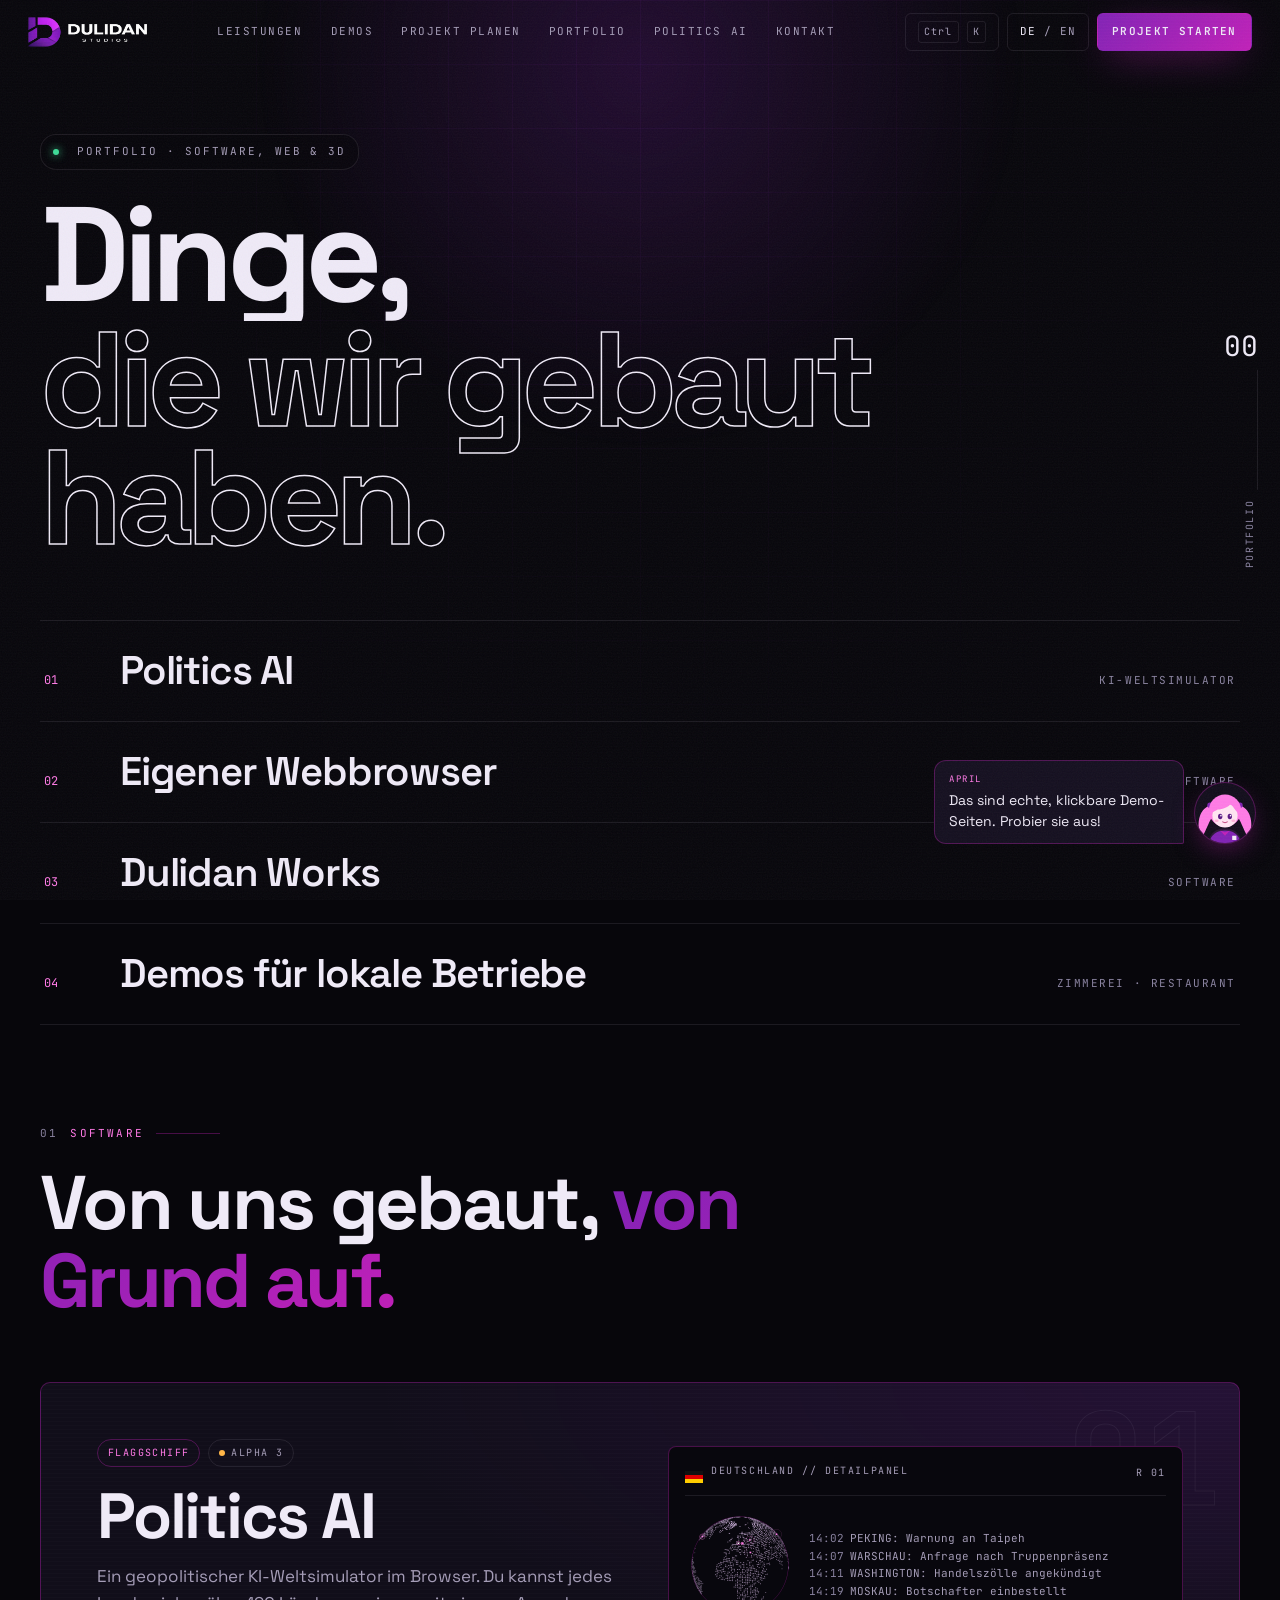
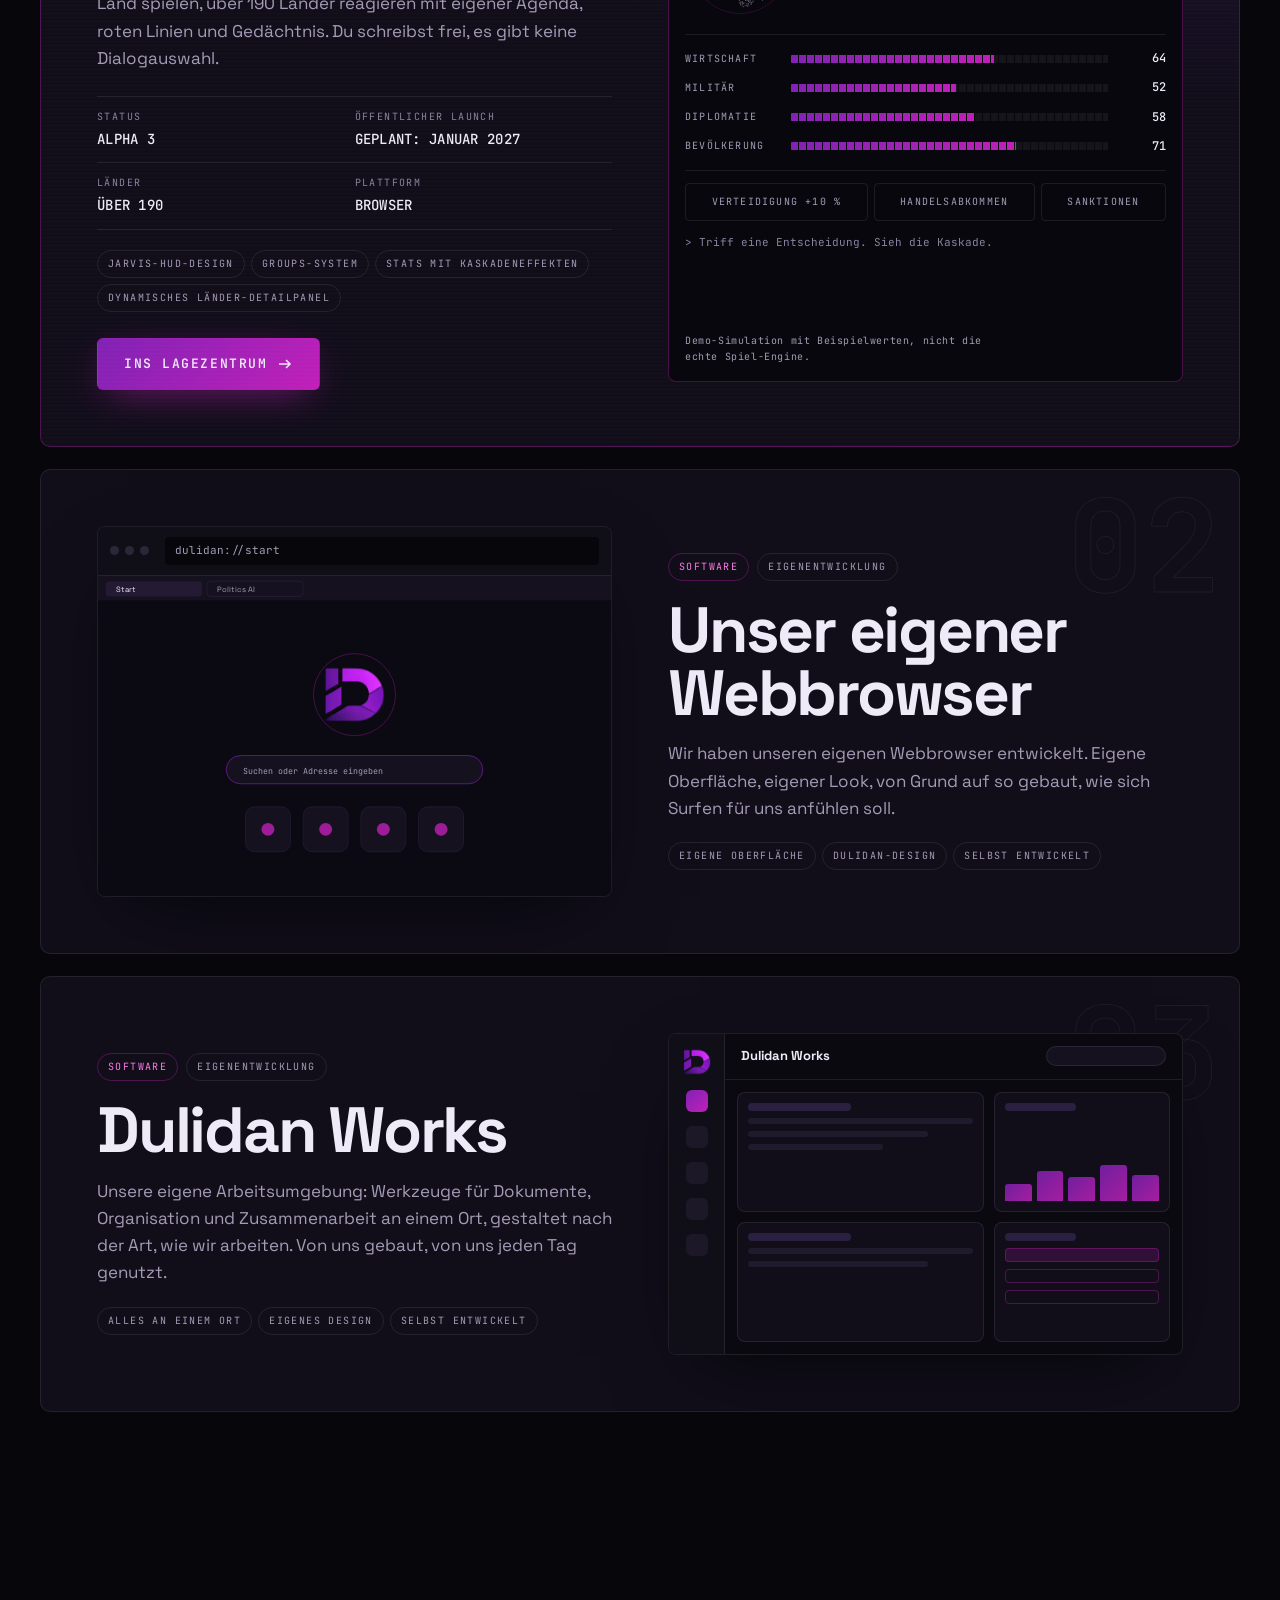
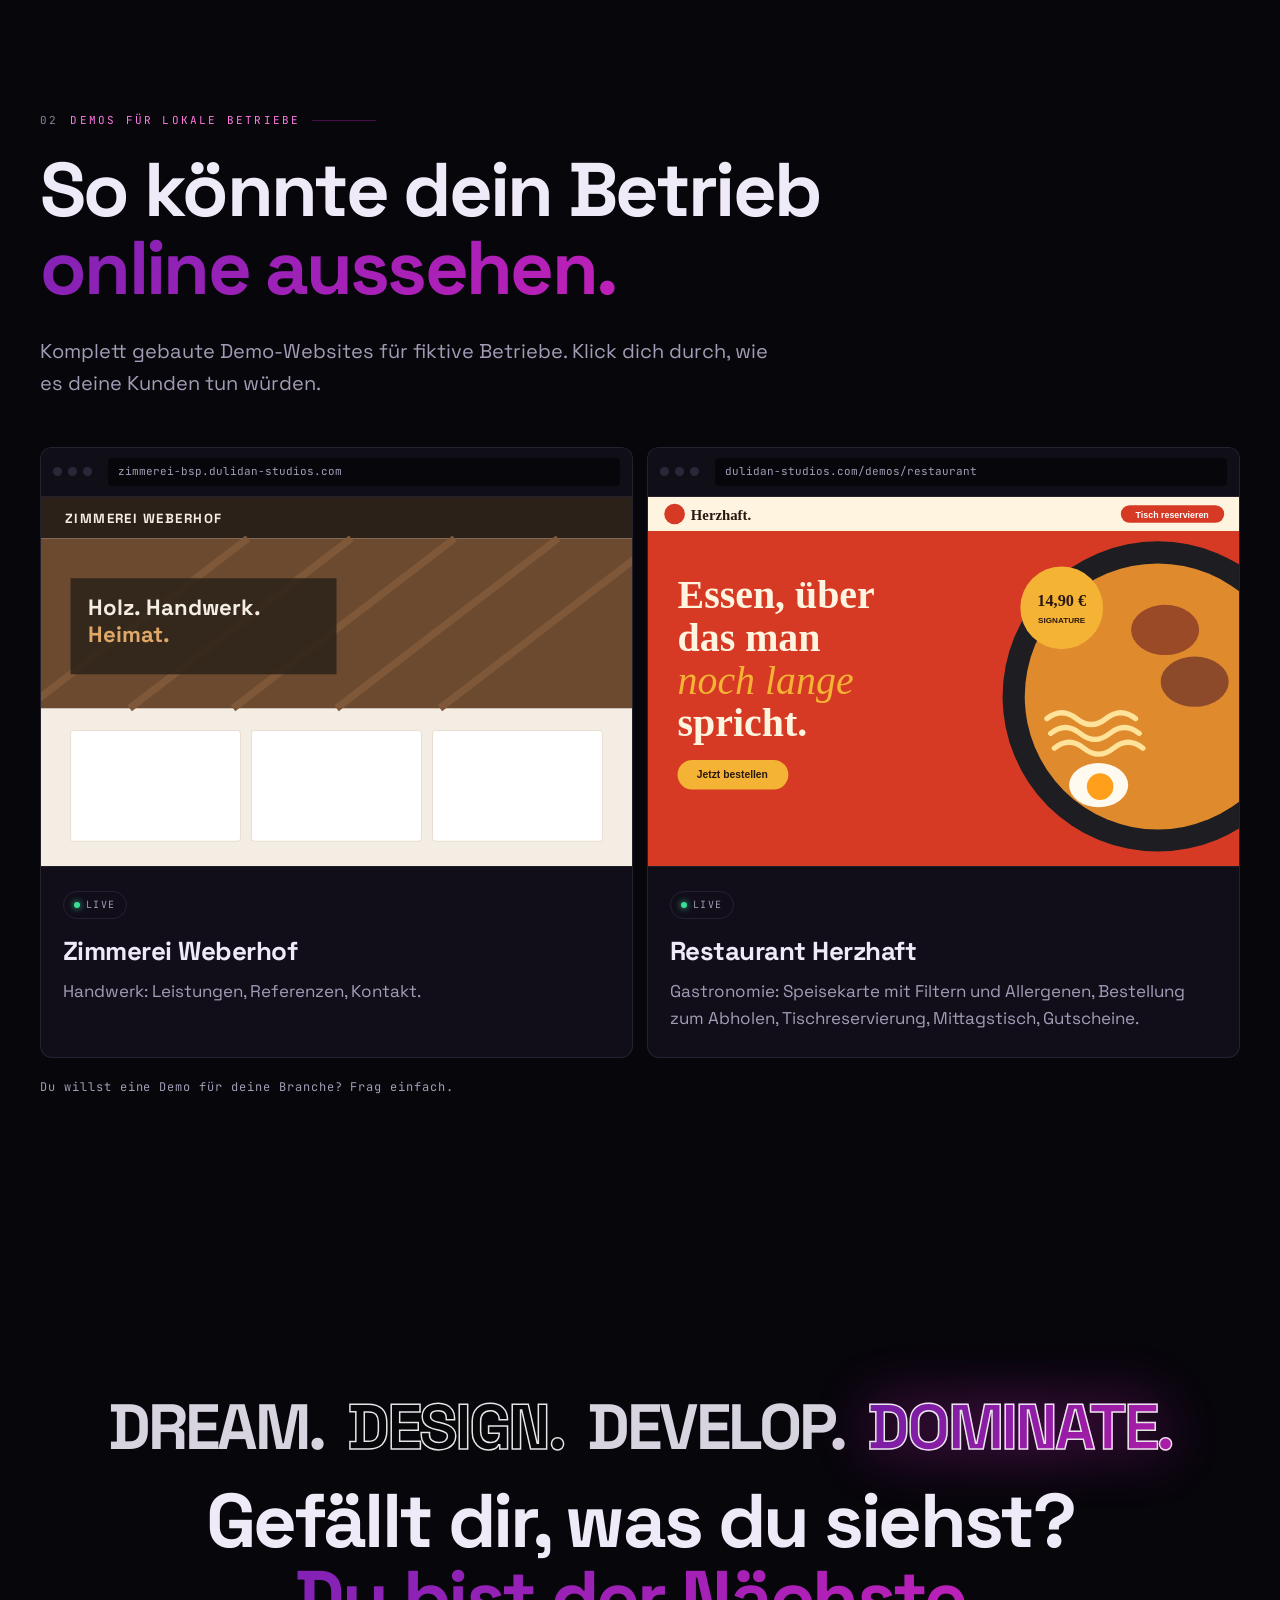
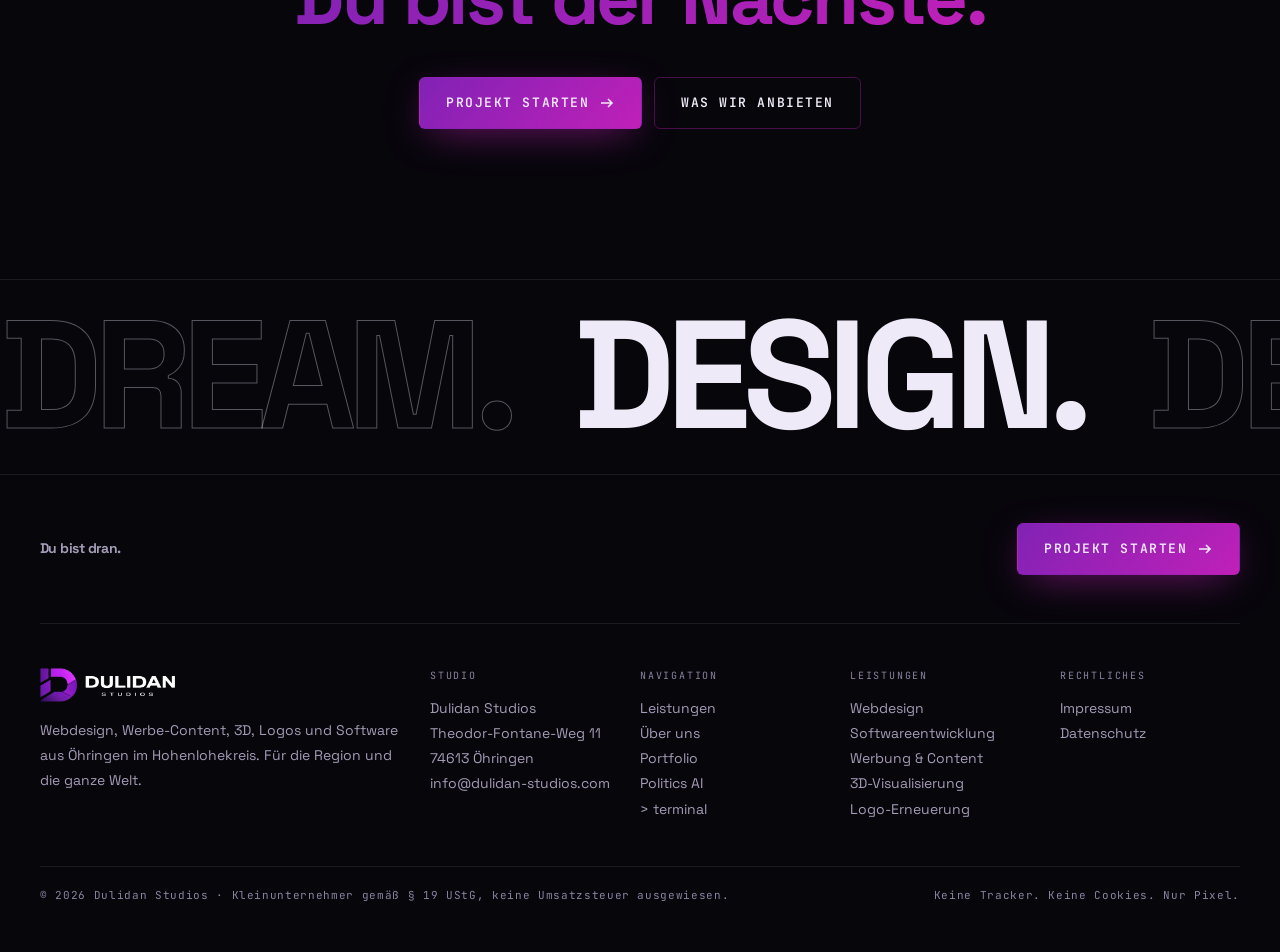
<file: portfolio/index.html>
<!DOCTYPE html>
<html lang="de">
<head>
<meta charset="UTF-8">
<meta name="viewport" content="width=device-width, initial-scale=1">
<title>Portfolio: Software, Webdesign & Demos | Dulidan Studios</title>
<meta name="description" content="Portfolio von Dulidan Studios aus Öhringen: KI-Weltsimulator Politics AI, eigener Webbrowser, Dulidan Works und Demo-Websites für Handwerk und Gastronomie.">
<meta name="theme-color" content="#07060b">
<meta name="color-scheme" content="dark">
<meta name="robots" content="index,follow,max-image-preview:large,max-snippet:-1">
<meta name="author" content="Dulidan Studios">
<meta name="geo.region" content="DE-BW">
<meta name="geo.placename" content="Öhringen">
<meta name="geo.position" content="49.2003;9.5025">
<meta name="ICBM" content="49.2003, 9.5025">
<link rel="alternate" hreflang="de" href="https://dulidan-studios.com/portfolio/">
<link rel="alternate" hreflang="x-default" href="https://dulidan-studios.com/portfolio/">
<link rel="canonical" href="https://dulidan-studios.com/portfolio/">
<meta property="og:type" content="website">
<meta property="og:site_name" content="Dulidan Studios">
<meta property="og:title" content="Portfolio · Dulidan Studios">
<meta property="og:description" content="Portfolio von Dulidan Studios aus Öhringen: KI-Weltsimulator Politics AI, eigener Webbrowser, Dulidan Works und Demo-Websites für Handwerk und Gastronomie.">
<meta property="og:url" content="https://dulidan-studios.com/portfolio/">
<meta property="og:image" content="https://dulidan-studios.com/assets/img/og.jpg">
<meta property="og:image:width" content="1200">
<meta property="og:image:height" content="630">
<meta property="og:locale" content="de_DE">
<meta name="twitter:card" content="summary_large_image">
<link rel="icon" href="/favicon.ico" sizes="any">
<link rel="apple-touch-icon" href="/apple-touch-icon.png">
<link rel="manifest" href="/site.webmanifest">
<link rel="preload" href="/assets/fonts/space-grotesk.woff2" as="font" type="font/woff2" crossorigin>
<link rel="preload" href="/assets/fonts/jetbrains-mono.woff2" as="font" type="font/woff2" crossorigin>
<link rel="stylesheet" href="/assets/css/main.css">
<noscript><style>.rv,.rv-mask{opacity:1!important;transform:none!important;clip-path:none!important}.epic{height:auto!important}.epic-words .w{opacity:1!important;position:static!important}</style></noscript>
<script type="application/ld+json">{"@context":"https://schema.org","@graph":[{"@type":"CollectionPage","@id":"https://dulidan-studios.com/portfolio/#webpage","url":"https://dulidan-studios.com/portfolio/","name":"Portfolio | Dulidan Studios","isPartOf":{"@id":"https://dulidan-studios.com/#website"},"about":{"@id":"https://dulidan-studios.com/#org"},"inLanguage":"de-DE","mainEntity":{"@type":"ItemList","itemListElement":[{"@type":"ListItem","position":1,"item":{"@type":"SoftwareApplication","name":"Politics AI","applicationCategory":"GameApplication","operatingSystem":"Web-Browser","url":"https://dulidan-studios.com/politics-ai/","creator":{"@id":"https://dulidan-studios.com/#org"}}},{"@type":"ListItem","position":2,"item":{"@type":"SoftwareApplication","name":"Dulidan Webbrowser","applicationCategory":"BrowserApplication","creator":{"@id":"https://dulidan-studios.com/#org"}}},{"@type":"ListItem","position":3,"item":{"@type":"SoftwareApplication","name":"Dulidan Works","applicationCategory":"BusinessApplication","creator":{"@id":"https://dulidan-studios.com/#org"}}},{"@type":"ListItem","position":4,"item":{"@type":"CreativeWork","name":"Demo-Website Zimmerei Weberhof","url":"https://zimmerei-bsp.dulidan-studios.com","creator":{"@id":"https://dulidan-studios.com/#org"}}},{"@type":"ListItem","position":5,"item":{"@type":"CreativeWork","name":"Demo-Website Restaurant Herzhaft","url":"https://dulidan-studios.com/demos/restaurant/","creator":{"@id":"https://dulidan-studios.com/#org"}}}]}},{"@type":"BreadcrumbList","itemListElement":[{"@type":"ListItem","position":1,"name":"Start","item":"https://dulidan-studios.com/"},{"@type":"ListItem","position":2,"name":"Portfolio","item":"https://dulidan-studios.com/portfolio/"}]},{"@type":"Organization","@id":"https://dulidan-studios.com/#org","name":"Dulidan Studios","url":"https://dulidan-studios.com/"}]}</script>
<script>try{if(localStorage.getItem("dd_lang")==="en")document.documentElement.lang="en"}catch(e){}</script>
<script src="/assets/js/main.js" defer></script>
</head>
<body data-page="portfolio">
<svg width="0" height="0" style="position:absolute" aria-hidden="true">
  <defs>
    <!-- TODO: April-Illustration durch finale Grafik ersetzen (Platzhalter-Vektor) -->
    <symbol id="april" viewBox="0 0 100 100">
      <path fill="#ff7ae6" d="M24 38C6 44 2 70 10 92c6-6 12-26 20-38z"/>
      <path fill="#ff7ae6" d="M76 38c18 6 22 32 14 54-6-6-12-26-20-38z"/>
      <circle cx="25" cy="37" r="4.5" fill="#8122b5"/><circle cx="75" cy="37" r="4.5" fill="#8122b5"/>
      <circle cx="50" cy="46" r="27" fill="#ff7ae6"/>
      <path fill="#2a1736" d="M22 100c2-16 13-24 28-24s26 8 28 24z"/>
      <path fill="#8122b5" d="M24 100c2-14 12-21 26-21s24 7 26 21z"/>
      <path fill="#c020b8" d="M42 79l8 9 8-9-8 3z"/>
      <path fill="#fff" opacity=".9" d="M62 88h7v7h-7z"/>
      <ellipse cx="50" cy="54" rx="21" ry="20" fill="#ffe6f2"/>
      <path fill="#ff7ae6" d="M28 50c0-16 10-25 22-25s22 9 22 25c-6-6-10-12-12-16-4 6-14 10-22 10-4 2-8 4-10 6z"/>
      <ellipse cx="42" cy="56" rx="3.6" ry="4.6" fill="#5b1782"/><ellipse cx="58" cy="56" rx="3.6" ry="4.6" fill="#5b1782"/>
      <circle cx="43.2" cy="54.4" r="1.3" fill="#fff"/><circle cx="59.2" cy="54.4" r="1.3" fill="#fff"/>
      <path d="M46 65q4 3 8 0" stroke="#c0407a" stroke-width="1.6" fill="none" stroke-linecap="round"/>
      <ellipse cx="36" cy="63" rx="3.5" ry="2" fill="#ff9fd0" opacity=".7"/><ellipse cx="64" cy="63" rx="3.5" ry="2" fill="#ff9fd0" opacity=".7"/>
    </symbol>
    <symbol id="i-arrow" viewBox="0 0 16 16"><path d="M2 8h11M9 4l4 4-4 4" fill="none" stroke="currentColor" stroke-width="1.6"/></symbol>
    <symbol id="i-ext" viewBox="0 0 16 16"><path d="M6 3H3v10h10v-3M9 3h4v4M13 3L7 9" fill="none" stroke="currentColor" stroke-width="1.5"/></symbol>
    <symbol id="i-check" viewBox="0 0 16 16"><path d="M3 8.5l3 3 7-7" fill="none" stroke="currentColor" stroke-width="1.6"/></symbol>
  </defs>
</svg>

<a class="skip" href="#main" data-en="Skip to content">Zum Inhalt springen</a>
<div class="bg-grid" aria-hidden="true"></div>
<div class="bg-glow" aria-hidden="true"></div>
<div class="fx fx-noise" aria-hidden="true"></div>
<div class="fx fx-scan" aria-hidden="true"></div>
<div class="wipe" id="wipe" aria-hidden="true"><img src="/assets/img/logo-mark.webp" alt="" width="64" height="64"></div>

<!-- HUD -->
<div class="hud hud-progress" aria-hidden="true"><i id="progress"></i></div>
<div class="hud hud-r" aria-hidden="true"><span class="idx mono" id="hudIdx">00</span><span class="bar"><i id="hudBar"></i></span><span class="name" id="hudName">Start</span></div>
<div class="hud hud-bl" aria-hidden="true"><span class="status-dot"></span>Öhringen <b class="mono" id="hudClock">--:--:--</b> · 49.20°N 9.50°E</div>
<div class="hud hud-br" aria-hidden="true">Scroll <b class="mono" id="hudPct">000%</b> · <span data-en="Ctrl+K Command">Strg+K Kommando</span></div>

<!-- NAV -->
<header class="nav" id="nav">
  <a class="nav-logo" href="/" aria-label="Dulidan Studios, Startseite"><img src="/assets/img/logo-full.webp" alt="Dulidan Studios" width="458" height="115"></a>
  <nav aria-label="Hauptnavigation">
    <ul class="nav-links">
      <li><a href="/#leistungen" data-en="Services">Leistungen</a></li>
      <li><a href="/#demos">Demos</a></li>
      <li><a href="/#projekt" data-en="Plan a project">Projekt planen</a></li>
      <li><a href="/portfolio/" class="active">Portfolio</a></li>
      <li><a href="/politics-ai/">Politics AI</a></li>
      <li><a href="/#kontakt" data-en="Contact">Kontakt</a></li>
    </ul>
  </nav>
  <div class="nav-tools">
    <button class="chip-btn cmdk-btn" type="button" id="cmdkBtn" aria-label="Kommandozentrale öffnen"><kbd>Ctrl</kbd><kbd>K</kbd></button>
    <button class="chip-btn lang-btn" type="button" id="langBtn" aria-label="DE/EN: Sprache wechseln"><span data-l="de">DE</span>/<span data-l="en">EN</span></button>
    <a class="btn btn-solid btn-nav" href="/#projekt" data-en="Start project">Projekt starten</a>
    <button class="burger" id="burger" type="button" aria-label="Menü" aria-expanded="false" aria-controls="mmenu"><span></span></button>
  </div>
</header>
<div class="mmenu" id="mmenu">
  <a href="/#leistungen"><span>01</span><b data-en="Services">Leistungen</b></a>
  <a href="/#fuerwen"><span>02</span><b data-en="Who it's for">Für wen</b></a>
  <a href="/#demos"><span>03</span><b>Demos</b></a>
  <a href="/#projekt"><span>04</span><b data-en="Plan a project">Projekt planen</b></a>
  <a href="/portfolio/"><span>05</span><b>Portfolio</b></a>
  <a href="/politics-ai/"><span>06</span><b>Politics AI</b></a>
  <a href="/#kontakt"><span>08</span><b data-en="Contact">Kontakt</b></a>
</div>

<main id="main">
<!-- PORTFOLIO HERO -->
<section class="pf-hero" id="top" data-sec="Portfolio" aria-labelledby="pf-h">
  <div class="wrap">
    <p class="hero-kicker"><span class="status-dot"></span><span data-en="Portfolio · software, web &amp; 3D">Portfolio · Software, Web &amp; 3D</span></p>
    <h1 class="pf-title" id="pf-h"><span class="l"><span data-en="Things">Dinge,</span></span><span class="l l2"><span class="outline" data-en="we've built.">die wir gebaut haben.</span></span></h1>
    <ol class="pf-index" aria-label="Inhalt">
      <li><a href="#p-politics" data-cursor="01"><span class="mono">01</span><b>Politics AI</b><em data-en="AI world simulator">KI-Weltsimulator</em></a></li>
      <li><a href="#p-browser" data-cursor="02"><span class="mono">02</span><b data-en="Our own web browser">Eigener Webbrowser</b><em>Software</em></a></li>
      <li><a href="#p-works" data-cursor="03"><span class="mono">03</span><b>Dulidan Works</b><em>Software</em></a></li>
      <li><a href="#demos" data-cursor="Demo"><span class="mono">04</span><b data-en="Demos for local businesses">Demos für lokale Betriebe</b><em data-en="Carpentry · restaurant">Zimmerei · Restaurant</em></a></li>
    </ol>
  </div>
</section>

<!-- PROJEKTE -->
<section class="sec pf-sec" id="projekte" data-sec="Projekte" data-sec-en="Work" aria-labelledby="proj-h">
  <div class="wrap">
    <p class="sec-label rv"><span class="n">01</span><span data-en="Software">Software</span></p>
    <h2 class="h2 rv-mask" id="proj-h" data-en="Built by us, <em>from scratch.</em>">Von uns gebaut, <em>von Grund auf.</em></h2>
    <div class="projects">
      <!-- Politics AI -->
      <article class="case flag rv" id="p-politics">
        <span class="case-num" aria-hidden="true">01</span>
        <div class="case-in">
          <div>
            <div class="case-tag"><span class="pill hot" data-en="Flagship">Flaggschiff</span><span class="pill wip">Alpha 3</span></div>
            <h3>Politics AI</h3>
            <p data-en="A geopolitical AI world simulator in the browser. You can play any country you like; more than 190 countries react with their own agenda, red lines and memory. You type freely, there are no dialogue options.">Ein geopolitischer KI-Weltsimulator im Browser. Du kannst jedes Land spielen, über 190 Länder reagieren mit eigener Agenda, roten Linien und Gedächtnis. Du schreibst frei, es gibt keine Dialogauswahl.</p>
            <div class="facts">
              <div>Status<b>Alpha 3</b></div>
              <div><span data-en="Public launch">Öffentlicher Launch</span><b data-en="planned: Jan 2027">geplant: Januar 2027</b></div>
              <div><span data-en="Countries">Länder</span><b data-en="more than 190">über 190</b></div>
              <div><span data-en="Platform">Plattform</span><b>Browser</b></div>
            </div>
            <ul class="feat">
              <li class="pill">Jarvis-HUD-Design</li><li class="pill">Groups-System</li><li class="pill" data-en="Stats with cascade effects">Stats mit Kaskadeneffekten</li><li class="pill" data-en="Dynamic country panel">Dynamisches Länder-Detailpanel</li>
            </ul>
            <div class="acts">
              <a class="btn btn-solid mag" href="/politics-ai/" data-cursor="Open"><span data-en="Enter the situation room">Ins Lagezentrum</span><svg aria-hidden="true"><use href="#i-arrow"/></svg></a>
            </div>
          </div>
          <div class="case-media">
            <div class="demo" id="paiDemo">
              <div class="demo-h"><span><span class="flag-de" aria-hidden="true"><i style="background:#111"></i><i style="background:#d00"></i><i style="background:#fc0"></i></span><span data-en="GERMANY // DETAIL PANEL">DEUTSCHLAND // DETAILPANEL</span></span><span id="paiRound">R 01</span></div>
              <div class="demo-globe">
                <canvas id="miniGlobe" width="220" height="220" aria-label="Mini-Weltkugel" role="img"></canvas>
                <div class="mini-feed" id="miniFeed" aria-hidden="true"></div>
              </div>
              <div class="stats" id="paiStats"></div>
              <div class="decide" role="group" aria-label="Entscheidung treffen">
                <button type="button" data-dec="def" data-en="Defence +10%">Verteidigung +10 %</button>
                <button type="button" data-dec="trade" data-en="Trade deal">Handelsabkommen</button>
                <button type="button" data-dec="sanc" data-en="Sanctions">Sanktionen</button>
              </div>
              <div class="cascade" id="paiLog" aria-live="polite"><div class="on" data-en="&gt; Make a decision. Watch the cascade.">&gt; Triff eine Entscheidung. Sieh die Kaskade.</div></div>
              <p class="demo-note" data-en="Demo simulation with sample values, not the real game engine.">Demo-Simulation mit Beispielwerten, nicht die echte Spiel-Engine.</p>
            </div>
          </div>
        </div>
      </article>

      <!-- Eigener Webbrowser -->
      <article class="case rev rv" id="p-browser">
        <span class="case-num" aria-hidden="true">02</span>
        <div class="case-in">
          <div>
            <div class="case-tag"><span class="pill hot">Software</span><span class="pill" data-en="In-house">Eigenentwicklung</span></div>
            <h3 data-en="Our own web browser">Unser eigener Webbrowser</h3>
            <p data-en="We built our own web browser. Own interface, own look, designed from the ground up the way we think browsing should feel.">Wir haben unseren eigenen Webbrowser entwickelt. Eigene Oberfläche, eigener Look, von Grund auf so gebaut, wie sich Surfen für uns anfühlen soll.</p>
            <ul class="feat"><li class="pill" data-en="Own interface">Eigene Oberfläche</li><li class="pill">Dulidan-Design</li><li class="pill" data-en="Built in-house">Selbst entwickelt</li></ul>
          </div>
          <div class="case-media">
            <!-- TODO: echten Screenshot des Browsers einsetzen -->
            <div class="browser tilt-b" role="img" aria-label="Konzeptdarstellung des Dulidan Webbrowsers">
              <div class="browser-bar"><i></i><i></i><i></i><span>dulidan://start</span></div>
              <div class="browser-view">
                <svg viewBox="0 0 800 500" aria-hidden="true">
                  <rect width="800" height="500" fill="#0b0912"/>
                  <g fill="#15111f"><rect x="0" y="0" width="800" height="38"/></g>
                  <g><rect x="12" y="8" width="150" height="24" rx="6" fill="#241a33"/><rect x="170" y="8" width="150" height="24" rx="6" fill="#15111f" stroke="#2a2140"/></g>
                  <text x="28" y="25" font-family="Space Grotesk,sans-serif" font-size="12" fill="#efeaf7">Start</text>
                  <text x="186" y="25" font-family="Space Grotesk,sans-serif" font-size="12" fill="#a49cb6">Politics AI</text>
                  <circle cx="400" cy="185" r="64" fill="none" stroke="#c020b8" stroke-opacity=".5"/>
                  <image href="/assets/img/logo-mark.webp" x="352" y="137" width="96" height="96"/>
                  <rect x="200" y="280" width="400" height="44" rx="22" fill="#15111f" stroke="#8122b5"/>
                  <text x="226" y="308" font-family="JetBrains Mono,monospace" font-size="13" fill="#a49cb6">Suchen oder Adresse eingeben</text>
                  <g fill="#15111f" stroke="#2a2140"><rect x="230" y="360" width="70" height="70" rx="14"/><rect x="320" y="360" width="70" height="70" rx="14"/><rect x="410" y="360" width="70" height="70" rx="14"/><rect x="500" y="360" width="70" height="70" rx="14"/></g>
                  <g fill="#c020b8" opacity=".8"><circle cx="265" cy="395" r="10"/><circle cx="355" cy="395" r="10"/><circle cx="445" cy="395" r="10"/><circle cx="535" cy="395" r="10"/></g>
                </svg>
              </div>
            </div>
          </div>
        </div>
      </article>
      <!-- Dulidan Works -->
      <article class="case rv" id="p-works">
        <span class="case-num" aria-hidden="true">03</span>
        <div class="case-in">
          <div>
            <div class="case-tag"><span class="pill hot">Software</span><span class="pill" data-en="In-house">Eigenentwicklung</span></div>
            <h3>Dulidan Works</h3>
            <p data-en="Our own workspace: tools for documents, organisation and collaboration in one place, shaped around the way we work. Built by us, used by us every day.">Unsere eigene Arbeitsumgebung: Werkzeuge für Dokumente, Organisation und Zusammenarbeit an einem Ort, gestaltet nach der Art, wie wir arbeiten. Von uns gebaut, von uns jeden Tag genutzt.</p>
            <ul class="feat"><li class="pill" data-en="Everything in one place">Alles an einem Ort</li><li class="pill" data-en="Own design">Eigenes Design</li><li class="pill" data-en="Built in-house">Selbst entwickelt</li></ul>
          </div>
          <div class="case-media">
            <!-- TODO: echten Screenshot von Dulidan Works einsetzen -->
            <div class="works-mock tilt-b" role="img" aria-label="Konzeptdarstellung von Dulidan Works">
              <div class="wm-side"><img src="/assets/img/logo-mark.webp" alt="" width="28" height="28"><i></i><i></i><i></i><i></i><i></i></div>
              <div class="wm-main">
                <div class="wm-top"><b>Dulidan Works</b><span></span></div>
                <div class="wm-grid">
                  <div class="wm-card wm-a"><span></span><i></i><i></i><i></i></div>
                  <div class="wm-card wm-b"><span></span><em></em><em></em><em></em><em></em><em></em></div>
                  <div class="wm-card wm-c"><span></span><i></i><i></i></div>
                  <div class="wm-card wm-d"><span></span><u></u><u></u><u></u></div>
                </div>
              </div>
            </div>
          </div>
        </div>
      </article>
    </div>
  </div>
</section>

<!-- DEMOS -->
<section class="sec" id="demos" data-sec="Demos" aria-labelledby="demo-h">
  <div class="wrap">
    <p class="sec-label rv"><span class="n">02</span><span data-en="Demos for local businesses">Demos für lokale Betriebe</span></p>
    <h2 class="h2 rv-mask" id="demo-h" data-en="See how your business <em>could look online.</em>">So könnte dein Betrieb <em>online aussehen.</em></h2>
    <p class="lead rv" data-en="Fully built demo websites for fictional businesses. Click through them like a customer would.">Komplett gebaute Demo-Websites für fiktive Betriebe. Klick dich durch, wie es deine Kunden tun würden.</p>
    <div class="demo-grid">
      <a class="demo-card rv" href="https://zimmerei-bsp.dulidan-studios.com" target="_blank" rel="noopener" data-cursor="Live">
        <div class="browser"><div class="browser-bar"><i></i><i></i><i></i><span>zimmerei-bsp.dulidan-studios.com</span></div>
          <div class="browser-view">
            <svg viewBox="0 0 800 500" aria-hidden="true">
              <rect width="800" height="500" fill="#f3ede4"/><rect width="800" height="56" fill="#2b2118"/>
              <text x="32" y="35" font-family="Space Grotesk,sans-serif" font-size="18" font-weight="700" fill="#f3ede4" letter-spacing="2">ZIMMEREI WEBERHOF</text>
              <rect x="0" y="56" width="800" height="230" fill="#6b4a2f"/>
              <g stroke="#7e5838" stroke-width="10"><path d="M-20 286l300-230M120 286l300-230M260 286l300-230M400 286l300-230M540 286l300-230"/></g>
              <rect x="40" y="110" width="360" height="130" fill="rgba(43,33,24,.85)"/>
              <text x="64" y="160" font-family="Space Grotesk,sans-serif" font-size="30" font-weight="700" fill="#f3ede4">Holz. Handwerk.</text>
              <text x="64" y="196" font-family="Space Grotesk,sans-serif" font-size="30" font-weight="700" fill="#e0a868">Heimat.</text>
              <g fill="#fff" stroke="#e2d6c4"><rect x="40" y="316" width="230" height="150" rx="4"/><rect x="285" y="316" width="230" height="150" rx="4"/><rect x="530" y="316" width="230" height="150" rx="4"/></g>
            </svg>
          </div></div>
        <div class="demo-c"><span class="pill live">Live</span><h3 data-en="Carpentry">Zimmerei Weberhof</h3><p data-en="Craft business: services, references, contact.">Handwerk: Leistungen, Referenzen, Kontakt.</p></div>
      </a>
      <a class="demo-card rv" href="/demos/restaurant/" style="--d:.08s" data-cursor="Live">
        <div class="browser"><div class="browser-bar"><i></i><i></i><i></i><span>dulidan-studios.com/demos/restaurant</span></div>
          <div class="browser-view">
            <svg viewBox="0 0 800 500" aria-hidden="true">
              <rect width="800" height="500" fill="#d63a24"/><rect width="800" height="46" fill="#fff4e0"/>
              <circle cx="36" cy="23" r="14" fill="#d63a24"/><text x="58" y="31" font-family="Georgia,serif" font-weight="700" font-size="20" fill="#2a1810">Herzhaft.</text>
              <rect x="640" y="11" width="140" height="24" rx="12" fill="#d63a24"/><text x="660" y="28" font-family="sans-serif" font-size="12" font-weight="700" fill="#fff">Tisch reservieren</text>
              <text x="40" y="150" font-family="Georgia,serif" font-weight="700" font-size="54" fill="#fff4e0">Essen, über</text>
              <text x="40" y="208" font-family="Georgia,serif" font-weight="700" font-size="54" fill="#fff4e0">das man</text>
              <text x="40" y="266" font-family="Georgia,serif" font-style="italic" font-size="54" fill="#f5b335">noch lange</text>
              <text x="40" y="324" font-family="Georgia,serif" font-weight="700" font-size="54" fill="#fff4e0">spricht.</text>
              <rect x="40" y="356" width="150" height="40" rx="20" fill="#f5b335"/><text x="66" y="381" font-family="sans-serif" font-size="14" font-weight="700" fill="#2a1810">Jetzt bestellen</text>
              <circle cx="690" cy="270" r="210" fill="#1d1d22"/><circle cx="690" cy="270" r="180" fill="#e08a2e"/>
              <g stroke="#ffe39a" stroke-width="7" fill="none" stroke-linecap="round"><path d="M540 300q20-16 40 0t40 0 40 0"/><path d="M545 320q20-16 40 0t40 0 40 0"/><path d="M550 340q20-16 40 0t40 0 40 0"/></g>
              <ellipse cx="610" cy="390" rx="40" ry="30" fill="#fffaf0"/><circle cx="612" cy="392" r="18" fill="#ff9f1c"/>
              <ellipse cx="700" cy="180" rx="46" ry="34" fill="#9a4a26"/><ellipse cx="740" cy="250" rx="46" ry="34" fill="#8c4a2a"/>
              <circle cx="560" cy="150" r="56" fill="#f5b335"/><text x="560" y="148" text-anchor="middle" font-family="Georgia,serif" font-weight="700" font-size="22" fill="#2a1810">14,90 €</text><text x="560" y="170" text-anchor="middle" font-family="sans-serif" font-size="11" font-weight="700" fill="#2a1810">SIGNATURE</text>
            </svg>
          </div></div>
        <div class="demo-c"><span class="pill live">Live</span><h3 data-en="Restaurant Herzhaft">Restaurant Herzhaft</h3><p data-en="Gastronomy: menu with filters and allergens, pickup ordering, table booking, lunch menu, vouchers.">Gastronomie: Speisekarte mit Filtern und Allergenen, Bestellung zum Abholen, Tischreservierung, Mittagstisch, Gutscheine.</p></div>
      </a>
    </div>
    <p class="demo-more rv mono" data-en="Want a demo for your industry? Just ask.">Du willst eine Demo für deine Branche? Frag einfach.</p>
  </div>
</section>

<!-- CTA -->
<section class="sec pf-cta" data-sec="Los geht's" data-sec-en="Let's go" aria-labelledby="pfcta-h">
  <div class="wrap">
    <p class="lockup lockup-sm" aria-hidden="true"><span>Dream.</span> <span>Design.</span> <span>Develop.</span> <span class="dom">Dominate.</span></p>
    <h2 class="h2 rv-mask" id="pfcta-h" data-en="Like what you see? <em>You're next.</em>">Gefällt dir, was du siehst? <em>Du bist der Nächste.</em></h2>
    <div class="hero-cta"><a class="btn btn-solid mag" href="/#projekt" data-cursor="Go"><span data-en="Start your project">Projekt starten</span><svg aria-hidden="true"><use href="#i-arrow"/></svg></a><a class="btn mag" href="/#leistungen"><span data-en="What we offer">Was wir anbieten</span></a></div>
  </div>
</section>
</main>

<footer class="footer">
  <div class="slogan-run" aria-hidden="true">
    <div class="slogan-track"><span>Dream.</span><span>Design.</span><span>Develop.</span><span>Dominate.</span><span>Dream.</span><span>Design.</span><span>Develop.</span><span>Dominate.</span></div>
  </div>
  <div class="wrap">
    <div class="footer-cta">
      <p class="footer-cta-t" data-en="Your turn.">Du bist dran.</p>
      <a class="btn btn-solid mag" href="/#projekt" data-cursor="Go"><span data-en="Start your project">Projekt starten</span><svg aria-hidden="true"><use href="#i-arrow"/></svg></a>
    </div>
    <div class="footer-grid">
      <div>
        <img class="footer-logo" src="/assets/img/logo-full.webp" alt="Dulidan Studios" width="458" height="115" loading="lazy">
        <p data-en="Web design, ad content, 3D, logos and software from Öhringen in the Hohenlohe district. For the region and the whole world.">Webdesign, Werbe-Content, 3D, Logos und Software aus Öhringen im Hohenlohekreis. Für die Region und die ganze Welt.</p>
      </div>
      <div><h3>Studio</h3><p>Dulidan Studios<br>Theodor-Fontane-Weg 11<br>74613 Öhringen<br><a href="mailto:info@dulidan-studios.com">info@dulidan-studios.com</a></p></div>
      <div><h3 data-en="Navigate">Navigation</h3><ul><li><a href="/#leistungen" data-en="Services">Leistungen</a></li><li><a href="/ueber-uns/" data-en="About us">Über uns</a></li><li><a href="/portfolio/">Portfolio</a></li><li><a href="/politics-ai/">Politics AI</a></li><li><button type="button" class="js-term" style="color:inherit;font:inherit">&gt; terminal</button></li></ul></div>
      <div><h3 data-en="Services">Leistungen</h3><ul><li><a href="/webdesign/">Webdesign</a></li><li><a href="/softwareentwicklung/" data-en="Software development">Softwareentwicklung</a></li><li><a href="/werbung/" data-en="Ads &amp; content">Werbung &amp; Content</a></li><li><a href="/3d-visualisierung/" data-en="3D visualisation">3D-Visualisierung</a></li><li><a href="/logo-design/" data-en="Logo refresh">Logo-Erneuerung</a></li></ul></div>
      <div><h3 data-en="Legal">Rechtliches</h3><ul><li><a href="/impressum/" data-en="Imprint">Impressum</a></li><li><a href="/datenschutz/" data-en="Privacy">Datenschutz</a></li></ul></div>
    </div>
    <div class="footer-bottom">
      <span>© <span class="js-year">2026</span> Dulidan Studios · <span data-en="Small business according to § 19 UStG, no VAT shown.">Kleinunternehmer gemäß § 19 UStG, keine Umsatzsteuer ausgewiesen.</span></span>
      <span><span data-en="No trackers. No cookies. Just pixels.">Keine Tracker. Keine Cookies. Nur Pixel.</span></span>
    </div>
  </div>
</footer>

<!-- APRIL COMPANION -->
<div class="april" id="april">
  <div class="april-bubble" id="aprilBubble" role="status" aria-live="polite"><small>APRIL</small><span id="aprilText"></span></div>
  <button class="april-av" id="aprilBtn" type="button" aria-label="April, das Dulidan-Maskottchen. Klicken für einen Tipp."><svg aria-hidden="true"><use href="#april"/></svg></button>
</div>

<!-- COMMAND PALETTE -->
<div class="modal" id="palette" role="dialog" aria-modal="true" aria-label="Kommandozentrale">
  <div class="pal">
    <div class="pal-in"><svg viewBox="0 0 20 20" aria-hidden="true"><circle cx="9" cy="9" r="6"/><path d="M14 14l4 4"/></svg>
      <input id="palIn" type="text" role="combobox" aria-expanded="true" aria-controls="palList" aria-autocomplete="list" placeholder="Wohin? Sektion, Projekt, Befehl …" data-en-ph="Where to? Section, project, command …" autocomplete="off" spellcheck="false"><kbd>ESC</kbd></div>
    <ul class="pal-list" id="palList" role="listbox"></ul>
    <div class="pal-foot"><span>↑↓ <span data-en="navigate">navigieren</span></span><span>↵ <span data-en="open">öffnen</span></span><span>esc <span data-en="close">schließen</span></span></div>
  </div>
</div>

<!-- TERMINAL -->
<div class="modal" id="terminal" role="dialog" aria-modal="true" aria-label="Terminal">
  <div class="tbox">
    <div class="term-bar"><i></i><i></i><i></i><span>dulidan-os // terminal</span></div>
    <div class="tbox-out" id="tOut" aria-live="polite"></div>
    <form class="tbox-row" id="tForm" autocomplete="off"><span>guest@dulidan:~$</span><label for="tIn" class="sr">Befehl</label><input id="tIn" spellcheck="false" autocapitalize="off"></form>
  </div>
</div>

<div class="toast" id="toast" role="status" aria-live="polite"></div>
<div class="cursor" id="cursor" aria-hidden="true"><span class="cursor-label" id="cursorLabel"></span></div>
<div class="cursor-dot" id="cursorDot" aria-hidden="true"></div>
</body>
</html>
</file>
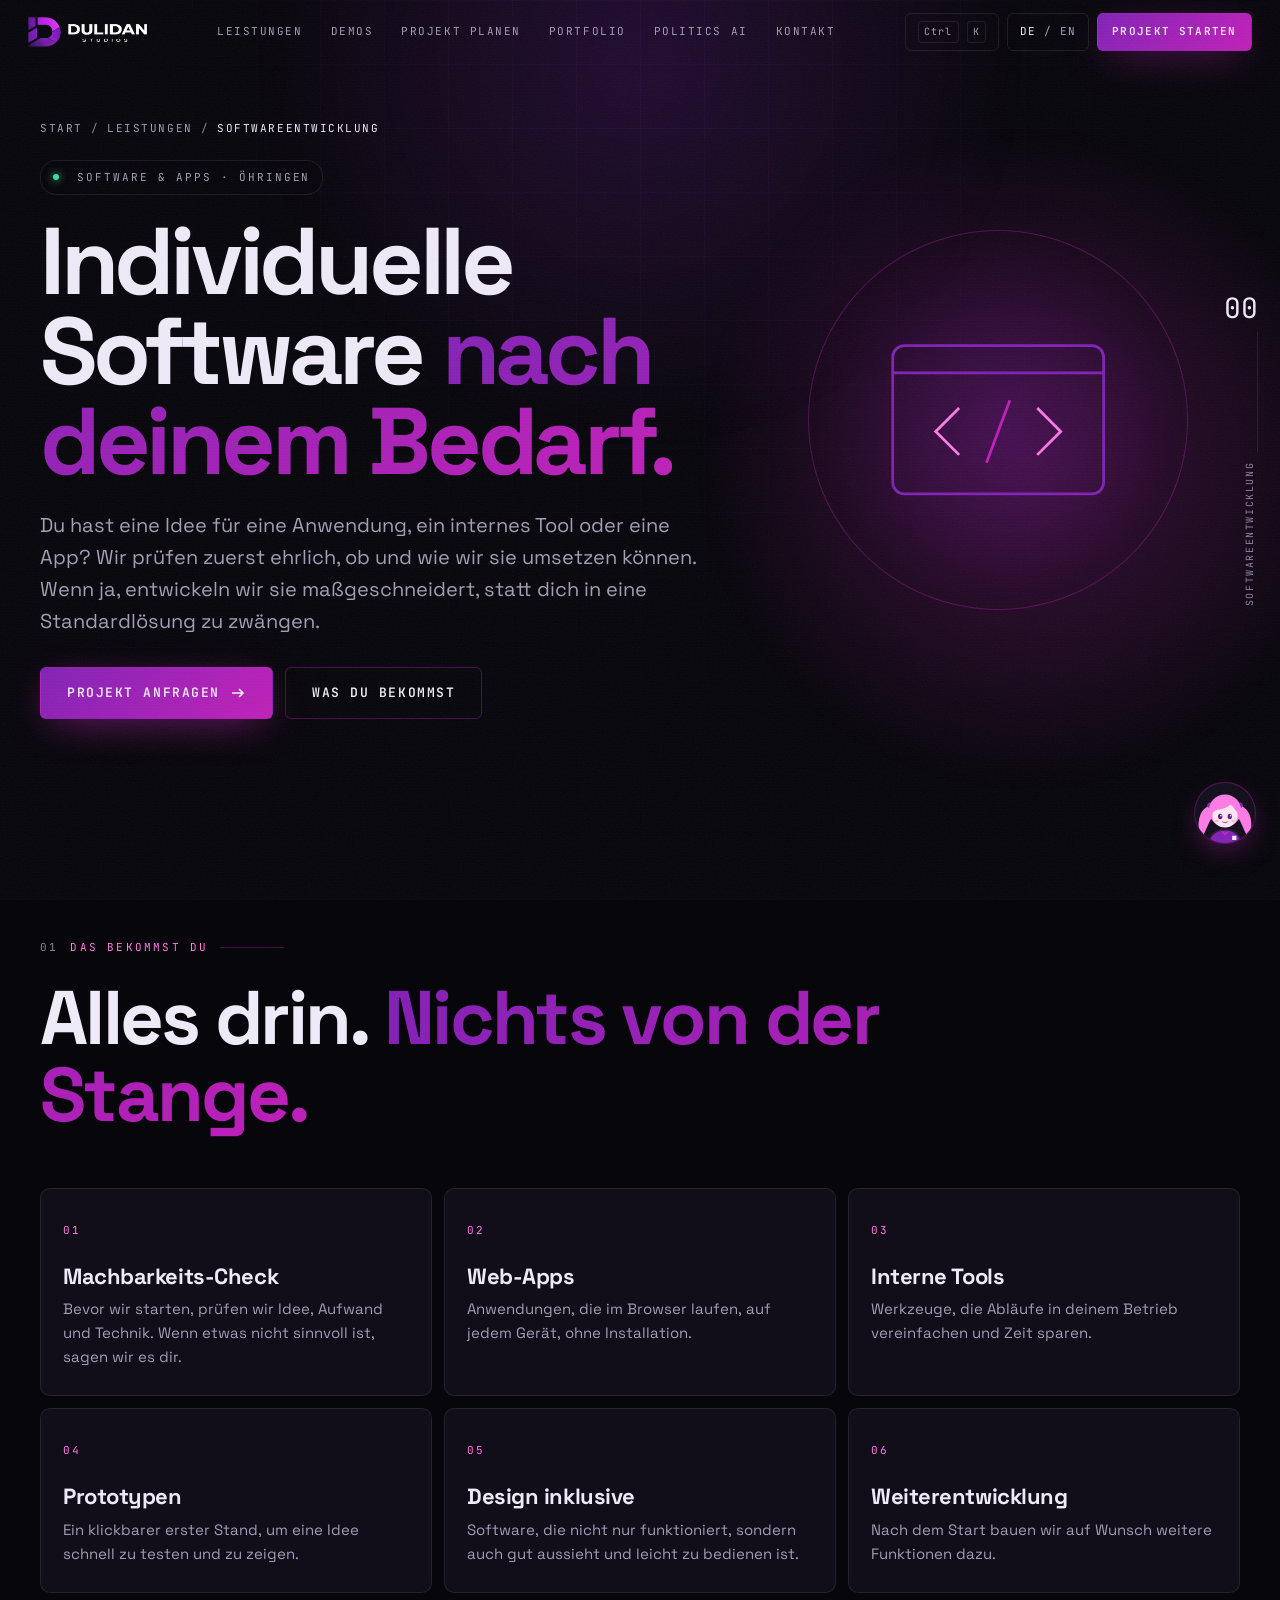
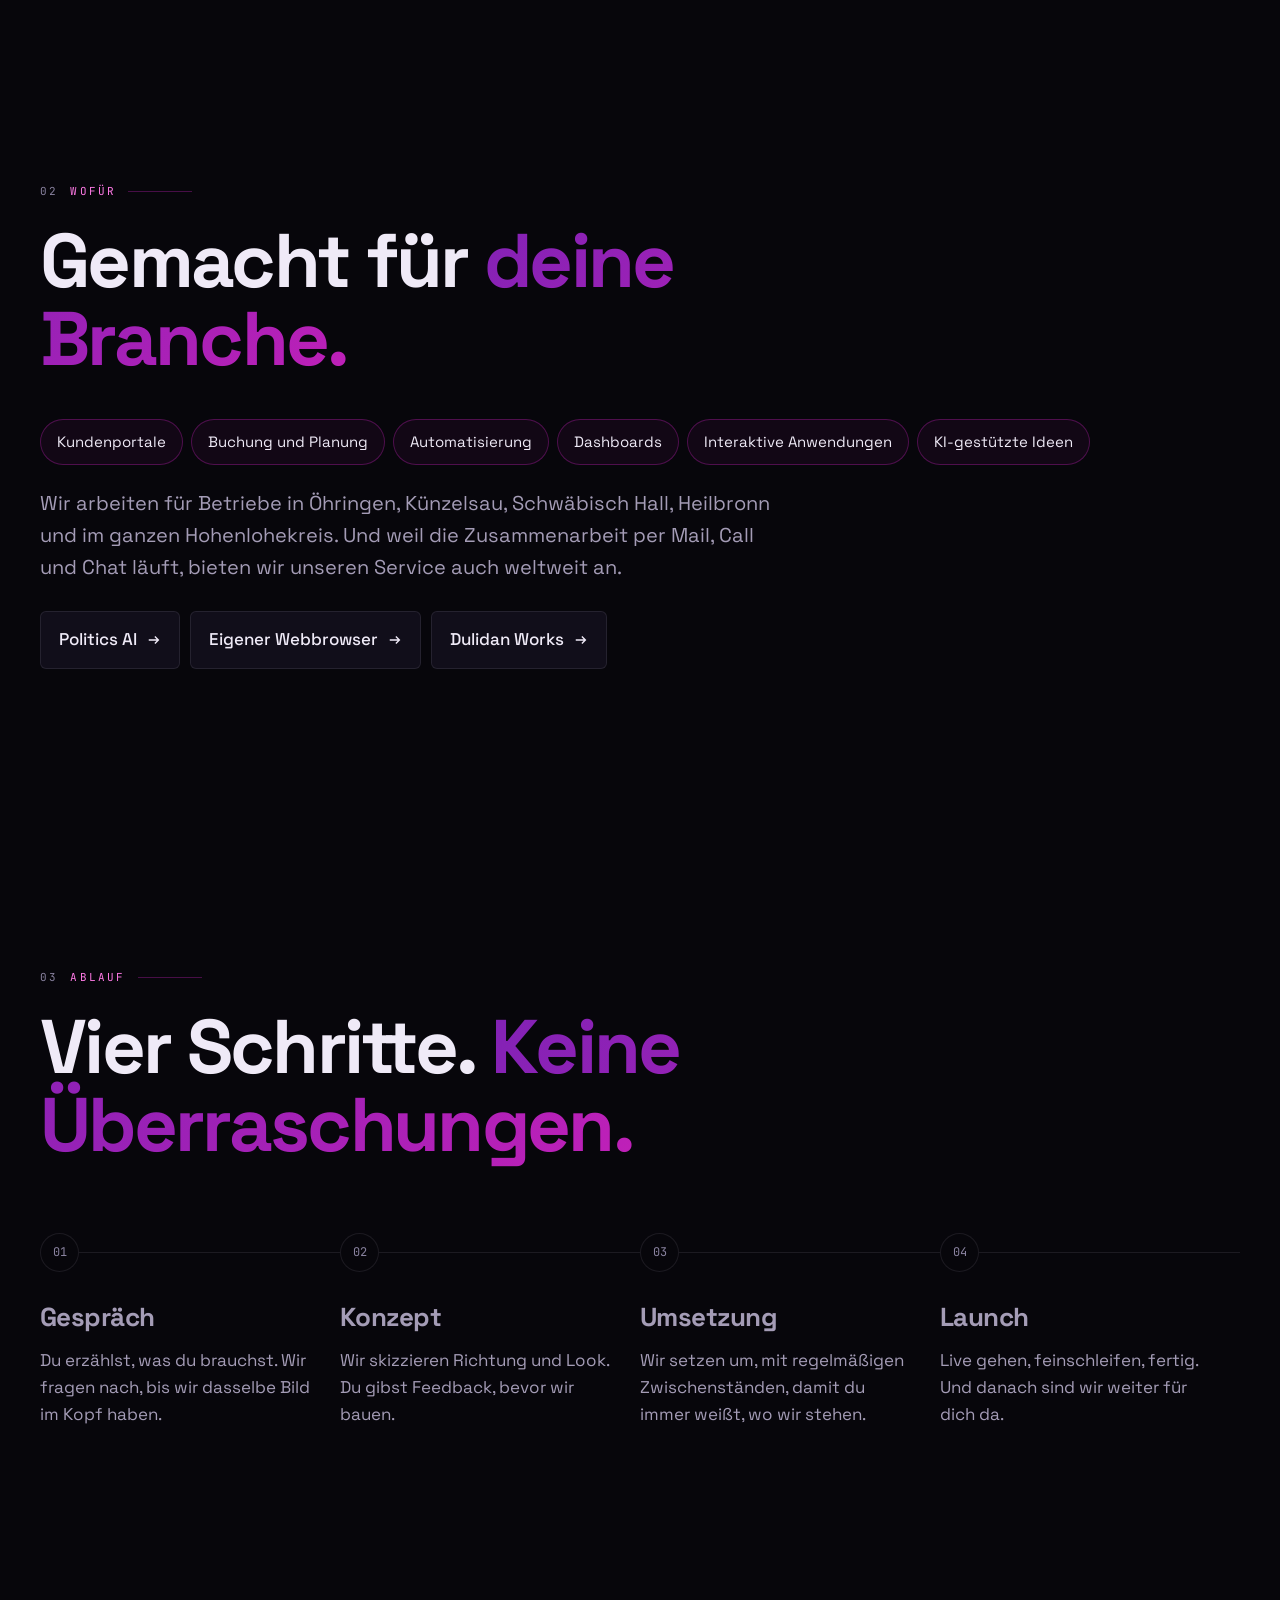
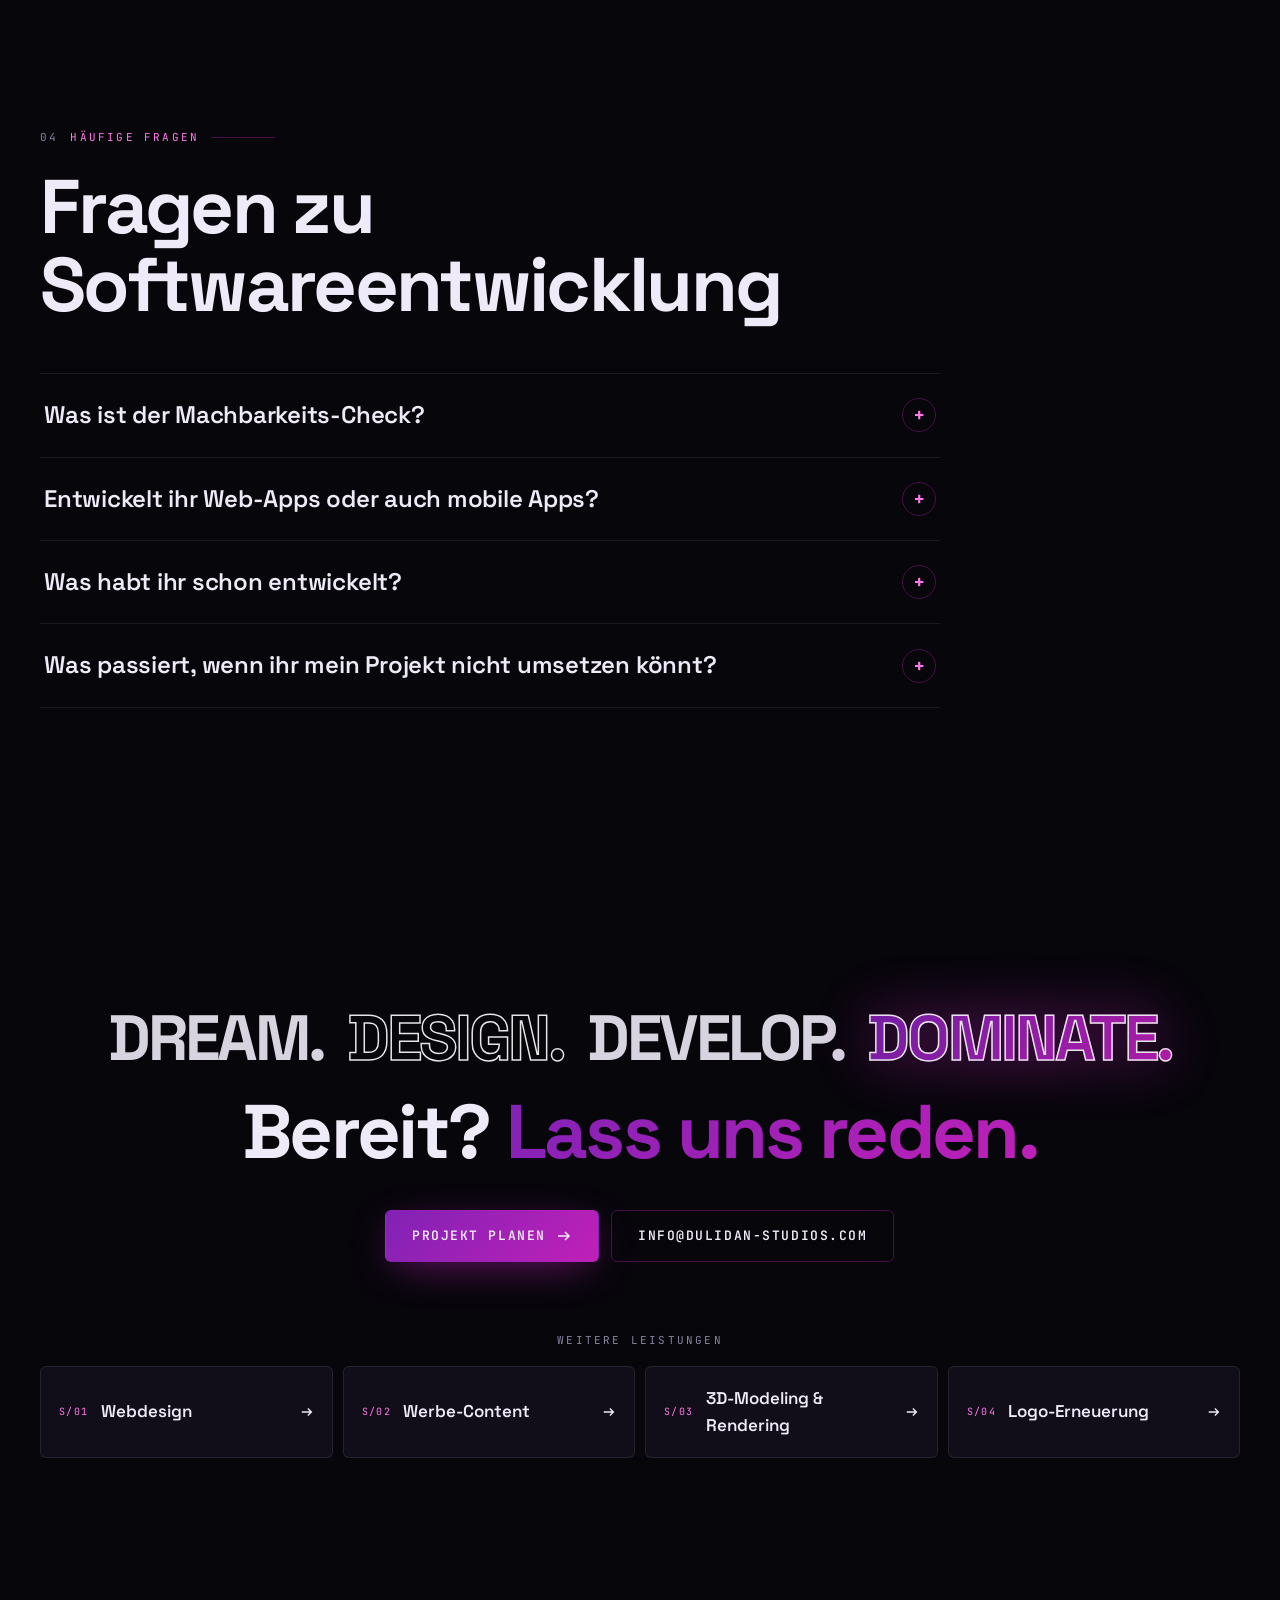
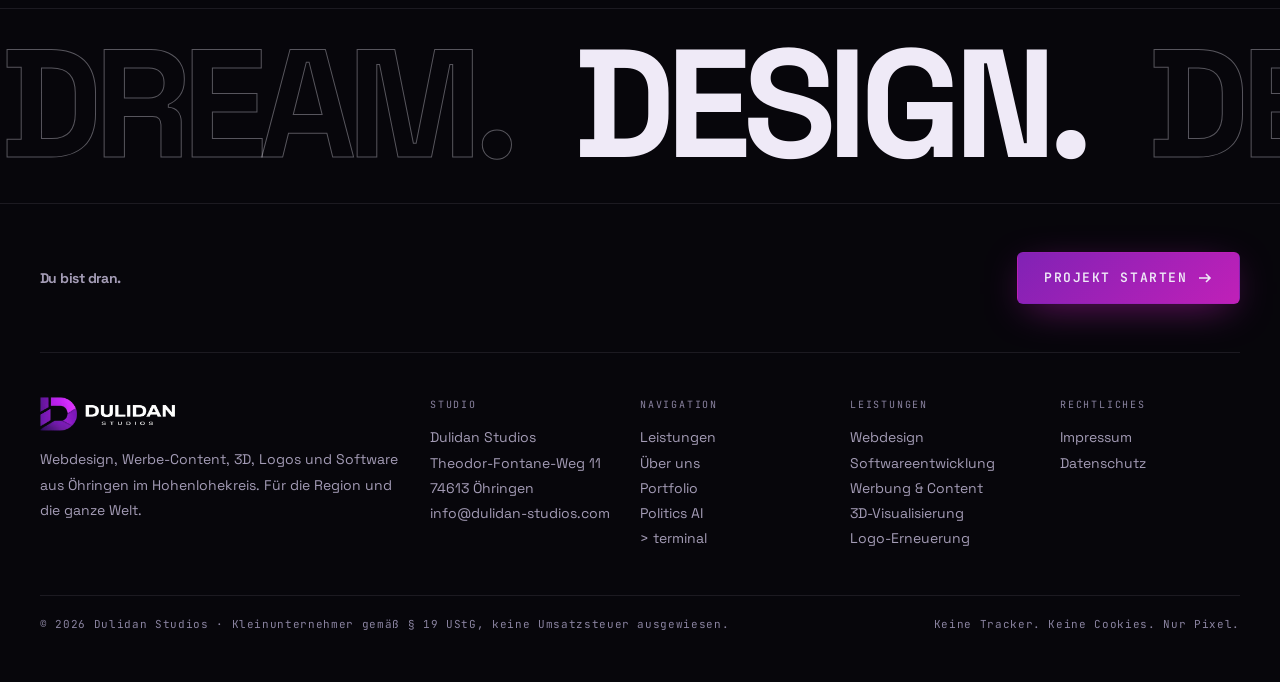
<file: softwareentwicklung/index.html>
<!DOCTYPE html>
<html lang="de">
<head>
<meta charset="UTF-8">
<meta name="viewport" content="width=device-width, initial-scale=1">
<title>Softwareentwicklung & App-Entwicklung Öhringen | Dulidan Studios</title>
<meta name="description" content="Individuelle Software und Apps aus Öhringen: Web-Apps, Tools und Anwendungen nach ehrlichem Machbarkeits-Check. Eigene Produkte wie Politics AI als Beweis.">
<meta name="theme-color" content="#07060b">
<meta name="color-scheme" content="dark">
<meta name="robots" content="index,follow,max-image-preview:large,max-snippet:-1">
<meta name="author" content="Dulidan Studios">
<meta name="geo.region" content="DE-BW">
<meta name="geo.placename" content="Öhringen">
<meta name="geo.position" content="49.2003;9.5025">
<meta name="ICBM" content="49.2003, 9.5025">
<link rel="alternate" hreflang="de" href="https://dulidan-studios.com/softwareentwicklung/">
<link rel="alternate" hreflang="x-default" href="https://dulidan-studios.com/softwareentwicklung/">
<link rel="canonical" href="https://dulidan-studios.com/softwareentwicklung/">
<meta property="og:type" content="website">
<meta property="og:site_name" content="Dulidan Studios">
<meta property="og:title" content="Softwareentwicklung & App-Entwicklung Öhringen">
<meta property="og:description" content="Individuelle Software und Apps aus Öhringen: Web-Apps, Tools und Anwendungen nach ehrlichem Machbarkeits-Check. Eigene Produkte wie Politics AI als Beweis.">
<meta property="og:url" content="https://dulidan-studios.com/softwareentwicklung/">
<meta property="og:image" content="https://dulidan-studios.com/assets/img/og.jpg">
<meta property="og:image:width" content="1200">
<meta property="og:image:height" content="630">
<meta property="og:locale" content="de_DE">
<meta name="twitter:card" content="summary_large_image">
<link rel="icon" href="/favicon.ico" sizes="any">
<link rel="apple-touch-icon" href="/apple-touch-icon.png">
<link rel="manifest" href="/site.webmanifest">
<link rel="preload" href="/assets/fonts/space-grotesk.woff2" as="font" type="font/woff2" crossorigin>
<link rel="preload" href="/assets/fonts/jetbrains-mono.woff2" as="font" type="font/woff2" crossorigin>
<link rel="stylesheet" href="/assets/css/main.css">
<noscript><style>.rv,.rv-mask{opacity:1!important;transform:none!important;clip-path:none!important}.epic{height:auto!important}.epic-words .w{opacity:1!important;position:static!important}</style></noscript>
<script type="application/ld+json">{"@context":"https://schema.org","@graph":[{"@type":"Service","@id":"https://dulidan-studios.com/softwareentwicklung/#service","name":"Individuelle Softwareentwicklung und App-Entwicklung","serviceType":"Individuelle Softwareentwicklung und App-Entwicklung","description":"Individuelle Software und Apps aus Öhringen: Web-Apps, Tools und Anwendungen nach ehrlichem Machbarkeits-Check. Eigene Produkte wie Politics AI als Beweis.","url":"https://dulidan-studios.com/softwareentwicklung/","provider":{"@type":["ProfessionalService","Organization"],"@id":"https://dulidan-studios.com/#org","name":"Dulidan Studios","url":"https://dulidan-studios.com/","address":{"@type":"PostalAddress","streetAddress":"Theodor-Fontane-Weg 11","postalCode":"74613","addressLocality":"Öhringen","addressRegion":"Baden-Württemberg","addressCountry":"DE"}},"areaServed":[{"@type":"City","name":"Öhringen"},{"@type":"AdministrativeArea","name":"Hohenlohekreis"},{"@type":"City","name":"Heilbronn"},{"@type":"City","name":"Schwäbisch Hall"},{"@type":"City","name":"Künzelsau"},{"@type":"Country","name":"Deutschland"},"Weltweit"]},{"@type":"WebPage","@id":"https://dulidan-studios.com/softwareentwicklung/#webpage","url":"https://dulidan-studios.com/softwareentwicklung/","name":"Softwareentwicklung & App-Entwicklung Öhringen | Dulidan Studios","isPartOf":{"@id":"https://dulidan-studios.com/#website"},"about":{"@id":"https://dulidan-studios.com/softwareentwicklung/#service"},"inLanguage":"de-DE"},{"@type":"BreadcrumbList","itemListElement":[{"@type":"ListItem","position":1,"name":"Start","item":"https://dulidan-studios.com/"},{"@type":"ListItem","position":2,"name":"Leistungen","item":"https://dulidan-studios.com/#leistungen"},{"@type":"ListItem","position":3,"name":"Softwareentwicklung","item":"https://dulidan-studios.com/softwareentwicklung/"}]},{"@type":"FAQPage","@id":"https://dulidan-studios.com/softwareentwicklung/#faq","mainEntity":[{"@type":"Question","name":"Was ist der Machbarkeits-Check?","acceptedAnswer":{"@type":"Answer","text":"Ein ehrlicher Blick auf deine Idee: Was soll die Software können, wie aufwendig ist das und welche Technik passt. Danach weißt du, ob und wie wir dein Projekt umsetzen."}},{"@type":"Question","name":"Entwickelt ihr Web-Apps oder auch mobile Apps?","acceptedAnswer":{"@type":"Answer","text":"Im Machbarkeits-Check klären wir, ob eine Web-App, eine Desktop-Anwendung oder eine mobile App am besten zu deinem Ziel passt."}},{"@type":"Question","name":"Was habt ihr schon entwickelt?","acceptedAnswer":{"@type":"Answer","text":"Unter anderem den KI-Weltsimulator Politics AI, einen eigenen Webbrowser und unsere Arbeitsumgebung Dulidan Works."}},{"@type":"Question","name":"Was passiert, wenn ihr mein Projekt nicht umsetzen könnt?","acceptedAnswer":{"@type":"Answer","text":"Dann sagen wir dir das direkt nach dem Check. Lieber ehrlich am Anfang als enttäuscht am Ende."}}]}]}</script>
<script>try{if(localStorage.getItem("dd_lang")==="en")document.documentElement.lang="en"}catch(e){}</script>
<script src="/assets/js/main.js" defer></script>
</head>
<body data-page="portfolio">
<svg width="0" height="0" style="position:absolute" aria-hidden="true">
  <defs>
    <!-- TODO: April-Illustration durch finale Grafik ersetzen (Platzhalter-Vektor) -->
    <symbol id="april" viewBox="0 0 100 100">
      <path fill="#ff7ae6" d="M24 38C6 44 2 70 10 92c6-6 12-26 20-38z"/>
      <path fill="#ff7ae6" d="M76 38c18 6 22 32 14 54-6-6-12-26-20-38z"/>
      <circle cx="25" cy="37" r="4.5" fill="#8122b5"/><circle cx="75" cy="37" r="4.5" fill="#8122b5"/>
      <circle cx="50" cy="46" r="27" fill="#ff7ae6"/>
      <path fill="#2a1736" d="M22 100c2-16 13-24 28-24s26 8 28 24z"/>
      <path fill="#8122b5" d="M24 100c2-14 12-21 26-21s24 7 26 21z"/>
      <path fill="#c020b8" d="M42 79l8 9 8-9-8 3z"/>
      <path fill="#fff" opacity=".9" d="M62 88h7v7h-7z"/>
      <ellipse cx="50" cy="54" rx="21" ry="20" fill="#ffe6f2"/>
      <path fill="#ff7ae6" d="M28 50c0-16 10-25 22-25s22 9 22 25c-6-6-10-12-12-16-4 6-14 10-22 10-4 2-8 4-10 6z"/>
      <ellipse cx="42" cy="56" rx="3.6" ry="4.6" fill="#5b1782"/><ellipse cx="58" cy="56" rx="3.6" ry="4.6" fill="#5b1782"/>
      <circle cx="43.2" cy="54.4" r="1.3" fill="#fff"/><circle cx="59.2" cy="54.4" r="1.3" fill="#fff"/>
      <path d="M46 65q4 3 8 0" stroke="#c0407a" stroke-width="1.6" fill="none" stroke-linecap="round"/>
      <ellipse cx="36" cy="63" rx="3.5" ry="2" fill="#ff9fd0" opacity=".7"/><ellipse cx="64" cy="63" rx="3.5" ry="2" fill="#ff9fd0" opacity=".7"/>
    </symbol>
    <symbol id="i-arrow" viewBox="0 0 16 16"><path d="M2 8h11M9 4l4 4-4 4" fill="none" stroke="currentColor" stroke-width="1.6"/></symbol>
    <symbol id="i-ext" viewBox="0 0 16 16"><path d="M6 3H3v10h10v-3M9 3h4v4M13 3L7 9" fill="none" stroke="currentColor" stroke-width="1.5"/></symbol>
    <symbol id="i-check" viewBox="0 0 16 16"><path d="M3 8.5l3 3 7-7" fill="none" stroke="currentColor" stroke-width="1.6"/></symbol>
  </defs>
</svg>

<a class="skip" href="#main" data-en="Skip to content">Zum Inhalt springen</a>
<div class="bg-grid" aria-hidden="true"></div>
<div class="bg-glow" aria-hidden="true"></div>
<div class="fx fx-noise" aria-hidden="true"></div>
<div class="fx fx-scan" aria-hidden="true"></div>
<div class="wipe" id="wipe" aria-hidden="true"><img src="/assets/img/logo-mark.webp" alt="" width="64" height="64"></div>

<!-- HUD -->
<div class="hud hud-progress" aria-hidden="true"><i id="progress"></i></div>
<div class="hud hud-r" aria-hidden="true"><span class="idx mono" id="hudIdx">00</span><span class="bar"><i id="hudBar"></i></span><span class="name" id="hudName">Start</span></div>
<div class="hud hud-bl" aria-hidden="true"><span class="status-dot"></span>Öhringen <b class="mono" id="hudClock">--:--:--</b> · 49.20°N 9.50°E</div>
<div class="hud hud-br" aria-hidden="true">Scroll <b class="mono" id="hudPct">000%</b> · <span data-en="Ctrl+K Command">Strg+K Kommando</span></div>

<!-- NAV -->
<header class="nav" id="nav">
  <a class="nav-logo" href="/" aria-label="Dulidan Studios, Startseite"><img src="/assets/img/logo-full.webp" alt="Dulidan Studios" width="458" height="115"></a>
  <nav aria-label="Hauptnavigation">
    <ul class="nav-links">
      <li><a href="/#leistungen" data-en="Services">Leistungen</a></li>
      <li><a href="/#demos">Demos</a></li>
      <li><a href="/#projekt" data-en="Plan a project">Projekt planen</a></li>
      <li><a href="/portfolio/" class="active">Portfolio</a></li>
      <li><a href="/politics-ai/">Politics AI</a></li>
      <li><a href="/#kontakt" data-en="Contact">Kontakt</a></li>
    </ul>
  </nav>
  <div class="nav-tools">
    <button class="chip-btn cmdk-btn" type="button" id="cmdkBtn" aria-label="Kommandozentrale öffnen"><kbd>Ctrl</kbd><kbd>K</kbd></button>
    <button class="chip-btn lang-btn" type="button" id="langBtn" aria-label="DE/EN: Sprache wechseln"><span data-l="de">DE</span>/<span data-l="en">EN</span></button>
    <a class="btn btn-solid btn-nav" href="/#projekt" data-en="Start project">Projekt starten</a>
    <button class="burger" id="burger" type="button" aria-label="Menü" aria-expanded="false" aria-controls="mmenu"><span></span></button>
  </div>
</header>
<div class="mmenu" id="mmenu">
  <a href="/#leistungen"><span>01</span><b data-en="Services">Leistungen</b></a>
  <a href="/#fuerwen"><span>02</span><b data-en="Who it's for">Für wen</b></a>
  <a href="/#demos"><span>03</span><b>Demos</b></a>
  <a href="/#projekt"><span>04</span><b data-en="Plan a project">Projekt planen</b></a>
  <a href="/portfolio/"><span>05</span><b>Portfolio</b></a>
  <a href="/politics-ai/"><span>06</span><b>Politics AI</b></a>
  <a href="/#kontakt"><span>08</span><b data-en="Contact">Kontakt</b></a>
</div>

<main id="main">
<section class="sv-hero" id="top" data-sec="Softwareentwicklung" aria-labelledby="sv-h">
  <div class="wrap sv-hero-in">
    <div>
      <nav class="crumbs mono" aria-label="Brotkrumen"><a href="/">Start</a><span>/</span><a href="/#leistungen" data-en="Services">Leistungen</a><span>/</span><span aria-current="page">Softwareentwicklung</span></nav>
      <p class="hero-kicker"><span class="status-dot"></span><span data-en="Software & apps · Öhringen">Software & Apps · Öhringen</span></p>
      <h1 class="sv-title" id="sv-h" data-en="Custom software <em>built for your needs.</em>">Individuelle Software <em>nach deinem Bedarf.</em></h1>
      <p class="lead" data-en="You have an idea for an application, an internal tool or an app? We first check honestly whether and how we can build it. If yes, we develop it tailor-made instead of forcing you into an off-the-shelf solution.">Du hast eine Idee für eine Anwendung, ein internes Tool oder eine App? Wir prüfen zuerst ehrlich, ob und wie wir sie umsetzen können. Wenn ja, entwickeln wir sie maßgeschneidert, statt dich in eine Standardlösung zu zwängen.</p>
      <div class="hero-cta"><a class="btn btn-solid mag" href="/?leistung=sw#projekt" data-cursor="Los"><span data-en="Request a project">Projekt anfragen</span><svg aria-hidden="true"><use href="#i-arrow"/></svg></a><a class="btn mag" href="#leistung"><span data-en="What you get">Was du bekommst</span></a></div>
    </div>
    <div class="sv-ico" aria-hidden="true"><svg class="svc-ico ico-sw" viewBox="0 0 120 96" aria-hidden="true" fill="none" stroke-width="1.4"><rect x="6" y="10" width="108" height="76" rx="6" stroke="#8122b5"/><path d="M6 24h108" stroke="#8122b5"/><path class="br1" d="M40 42l-12 12 12 12" stroke="#ff7ae6"/><path class="br2" d="M80 42l12 12-12 12" stroke="#ff7ae6"/><path class="sl" d="M66 38l-12 32" stroke="#c020b8"/></svg></div>
  </div>
</section>

<section class="sec" id="leistung" data-sec="Leistung" data-sec-en="Service" aria-labelledby="get-h">
  <div class="wrap">
    <p class="sec-label rv"><span class="n">01</span><span data-en="What you get">Das bekommst du</span></p>
    <h2 class="h2 rv-mask" id="get-h" data-en="Everything included. <em>Nothing off the shelf.</em>">Alles drin. <em>Nichts von der Stange.</em></h2>
    <div class="sg-grid">
        <article class="sg-card rv tilt" style="--d:0.0s"><span class="sg-n mono">01</span><h3 data-en="Feasibility check">Machbarkeits-Check</h3><p data-en="Before we start, we check idea, effort and technology. If something doesn't make sense, we tell you.">Bevor wir starten, prüfen wir Idee, Aufwand und Technik. Wenn etwas nicht sinnvoll ist, sagen wir es dir.</p></article>
        <article class="sg-card rv tilt" style="--d:0.06s"><span class="sg-n mono">02</span><h3 data-en="Web apps">Web-Apps</h3><p data-en="Applications that run in the browser, on any device, without installation.">Anwendungen, die im Browser laufen, auf jedem Gerät, ohne Installation.</p></article>
        <article class="sg-card rv tilt" style="--d:0.12s"><span class="sg-n mono">03</span><h3 data-en="Internal tools">Interne Tools</h3><p data-en="Tools that simplify processes in your business and save time.">Werkzeuge, die Abläufe in deinem Betrieb vereinfachen und Zeit sparen.</p></article>
        <article class="sg-card rv tilt" style="--d:0.0s"><span class="sg-n mono">04</span><h3 data-en="Prototypes">Prototypen</h3><p data-en="A clickable first version to test and show an idea quickly.">Ein klickbarer erster Stand, um eine Idee schnell zu testen und zu zeigen.</p></article>
        <article class="sg-card rv tilt" style="--d:0.06s"><span class="sg-n mono">05</span><h3 data-en="Design included">Design inklusive</h3><p data-en="Software that not only works but also looks good and is easy to use.">Software, die nicht nur funktioniert, sondern auch gut aussieht und leicht zu bedienen ist.</p></article>
        <article class="sg-card rv tilt" style="--d:0.12s"><span class="sg-n mono">06</span><h3 data-en="Further development">Weiterentwicklung</h3><p data-en="After launch we add more features if you like.">Nach dem Start bauen wir auf Wunsch weitere Funktionen dazu.</p></article>
    </div>
  </div>
</section>

<section class="sec sec-tight" id="einsatz" data-sec="Einsatz" data-sec-en="Use cases" aria-labelledby="use-h">
  <div class="wrap">
    <p class="sec-label rv"><span class="n">02</span><span data-en="Use cases">Wofür</span></p>
    <h2 class="h2 rv-mask" id="use-h" data-en="Made for <em>your industry.</em>">Gemacht für <em>deine Branche.</em></h2>
    <ul class="use-list rv"><li data-en="Customer portals">Kundenportale</li><li data-en="Booking and planning">Buchung und Planung</li><li data-en="Automation">Automatisierung</li><li data-en="Dashboards">Dashboards</li><li data-en="Interactive apps">Interaktive Anwendungen</li><li data-en="AI-powered ideas">KI-gestützte Ideen</li></ul>
    <p class="lead rv" data-en="We work for businesses in Öhringen, Künzelsau, Schwäbisch Hall, Heilbronn and the whole Hohenlohe district. And because we collaborate by email, call and chat, we offer our services worldwide too.">Wir arbeiten für Betriebe in Öhringen, Künzelsau, Schwäbisch Hall, Heilbronn und im ganzen Hohenlohekreis. Und weil die Zusammenarbeit per Mail, Call und Chat läuft, bieten wir unseren Service auch weltweit an.</p>
    <div class="ex-row rv"><a class="ex-link" href="/politics-ai/"><span>Politics AI</span><svg width="14" height="14" aria-hidden="true"><use href="#i-arrow"/></svg></a><a class="ex-link" href="/portfolio/#p-browser"><span>Eigener Webbrowser</span><svg width="14" height="14" aria-hidden="true"><use href="#i-arrow"/></svg></a><a class="ex-link" href="/portfolio/#p-works"><span>Dulidan Works</span><svg width="14" height="14" aria-hidden="true"><use href="#i-arrow"/></svg></a></div>
  </div>
</section>

<section class="sec" id="prozess" data-sec="Ablauf" data-sec-en="Process" aria-labelledby="proc-h">
  <div class="wrap">
    <p class="sec-label rv"><span class="n">03</span><span data-en="Process">Ablauf</span></p>
    <h2 class="h2 rv-mask" id="proc-h" data-en="Four steps. <em>No surprises.</em>">Vier Schritte. <em>Keine Überraschungen.</em></h2>
    <div class="proc" id="proc">
      <div class="proc-line" aria-hidden="true"><i id="procLine"></i></div>
      <div class="step"><span class="step-dot">01</span><h3 data-en="Talk">Gespräch</h3><p data-en="You tell us what you need. We ask until we have the same picture in mind.">Du erzählst, was du brauchst. Wir fragen nach, bis wir dasselbe Bild im Kopf haben.</p></div>
      <div class="step"><span class="step-dot">02</span><h3 data-en="Concept">Konzept</h3><p data-en="We sketch direction and look. You give feedback before we build.">Wir skizzieren Richtung und Look. Du gibst Feedback, bevor wir bauen.</p></div>
      <div class="step"><span class="step-dot">03</span><h3 data-en="Build">Umsetzung</h3><p data-en="We build with regular check-ins, so you always know where we are.">Wir setzen um, mit regelmäßigen Zwischenständen, damit du immer weißt, wo wir stehen.</p></div>
      <div class="step"><span class="step-dot">04</span><h3>Launch</h3><p data-en="Go live, polish, done. And afterwards we're still there.">Live gehen, feinschleifen, fertig. Und danach sind wir weiter für dich da.</p></div>
    </div>
  </div>
</section>

<section class="sec" id="faq" data-sec="FAQ" aria-labelledby="faq-h">
  <div class="wrap">
    <p class="sec-label rv"><span class="n">04</span><span data-en="FAQ">Häufige Fragen</span></p>
    <h2 class="h2 rv-mask" id="faq-h" data-en="Questions about Softwareentwicklung">Fragen zu Softwareentwicklung</h2>
    <div class="faq-list rv">
      <details><summary><span data-en="What is the feasibility check?">Was ist der Machbarkeits-Check?</span><i aria-hidden="true">+</i></summary><p data-en="An honest look at your idea: what the software should do, how much effort it takes and which technology fits. Afterwards you know whether and how we build your project.">Ein ehrlicher Blick auf deine Idee: Was soll die Software können, wie aufwendig ist das und welche Technik passt. Danach weißt du, ob und wie wir dein Projekt umsetzen.</p></details>
      <details><summary><span data-en="Do you build web apps or mobile apps too?">Entwickelt ihr Web-Apps oder auch mobile Apps?</span><i aria-hidden="true">+</i></summary><p data-en="In the feasibility check we clarify whether a web app, a desktop application or a mobile app fits your goal best.">Im Machbarkeits-Check klären wir, ob eine Web-App, eine Desktop-Anwendung oder eine mobile App am besten zu deinem Ziel passt.</p></details>
      <details><summary><span data-en="What have you built so far?">Was habt ihr schon entwickelt?</span><i aria-hidden="true">+</i></summary><p data-en="Among other things the AI world simulator Politics AI, our own web browser and our workspace Dulidan Works.">Unter anderem den KI-Weltsimulator Politics AI, einen eigenen Webbrowser und unsere Arbeitsumgebung Dulidan Works.</p></details>
      <details><summary><span data-en="What if you can't build my project?">Was passiert, wenn ihr mein Projekt nicht umsetzen könnt?</span><i aria-hidden="true">+</i></summary><p data-en="Then we tell you right after the check. Better honest at the start than disappointed at the end.">Dann sagen wir dir das direkt nach dem Check. Lieber ehrlich am Anfang als enttäuscht am Ende.</p></details>
    </div>
  </div>
</section>

<section class="sec sv-cta" data-sec="Los geht's" data-sec-en="Let's go" aria-labelledby="cta-h">
  <div class="wrap">
    <p class="lockup lockup-sm" aria-hidden="true"><span>Dream.</span> <span>Design.</span> <span>Develop.</span> <span class="dom">Dominate.</span></p>
    <h2 class="h2 rv-mask" id="cta-h" data-en="Ready? <em>Let's talk.</em>">Bereit? <em>Lass uns reden.</em></h2>
    <div class="hero-cta"><a class="btn btn-solid mag" href="/?leistung=sw#projekt" data-cursor="Go"><span data-en="Plan your project">Projekt planen</span><svg aria-hidden="true"><use href="#i-arrow"/></svg></a><a class="btn mag" href="mailto:info@dulidan-studios.com">info@dulidan-studios.com</a></div>
    <p class="ms-h mono" data-en="More services">Weitere Leistungen</p>
    <div class="ms-row"><a class="ms-card" href="/webdesign/"><span class="mono">S/01</span><b>Webdesign</b><svg width="14" height="14" aria-hidden="true"><use href="#i-arrow"/></svg></a><a class="ms-card" href="/werbung/"><span class="mono">S/02</span><b>Werbe-Content</b><svg width="14" height="14" aria-hidden="true"><use href="#i-arrow"/></svg></a><a class="ms-card" href="/3d-visualisierung/"><span class="mono">S/03</span><b>3D-Modeling & Rendering</b><svg width="14" height="14" aria-hidden="true"><use href="#i-arrow"/></svg></a><a class="ms-card" href="/logo-design/"><span class="mono">S/04</span><b>Logo-Erneuerung</b><svg width="14" height="14" aria-hidden="true"><use href="#i-arrow"/></svg></a></div>
  </div>
</section>
</main>

<footer class="footer">
  <div class="slogan-run" aria-hidden="true">
    <div class="slogan-track"><span>Dream.</span><span>Design.</span><span>Develop.</span><span>Dominate.</span><span>Dream.</span><span>Design.</span><span>Develop.</span><span>Dominate.</span></div>
  </div>
  <div class="wrap">
    <div class="footer-cta">
      <p class="footer-cta-t" data-en="Your turn.">Du bist dran.</p>
      <a class="btn btn-solid mag" href="/#projekt" data-cursor="Go"><span data-en="Start your project">Projekt starten</span><svg aria-hidden="true"><use href="#i-arrow"/></svg></a>
    </div>
    <div class="footer-grid">
      <div>
        <img class="footer-logo" src="/assets/img/logo-full.webp" alt="Dulidan Studios" width="458" height="115" loading="lazy">
        <p data-en="Web design, ad content, 3D, logos and software from Öhringen in the Hohenlohe district. For the region and the whole world.">Webdesign, Werbe-Content, 3D, Logos und Software aus Öhringen im Hohenlohekreis. Für die Region und die ganze Welt.</p>
      </div>
      <div><h3>Studio</h3><p>Dulidan Studios<br>Theodor-Fontane-Weg 11<br>74613 Öhringen<br><a href="mailto:info@dulidan-studios.com">info@dulidan-studios.com</a></p></div>
      <div><h3 data-en="Navigate">Navigation</h3><ul><li><a href="/#leistungen" data-en="Services">Leistungen</a></li><li><a href="/ueber-uns/" data-en="About us">Über uns</a></li><li><a href="/portfolio/">Portfolio</a></li><li><a href="/politics-ai/">Politics AI</a></li><li><button type="button" class="js-term" style="color:inherit;font:inherit">&gt; terminal</button></li></ul></div>
      <div><h3 data-en="Services">Leistungen</h3><ul><li><a href="/webdesign/">Webdesign</a></li><li><a href="/softwareentwicklung/" data-en="Software development">Softwareentwicklung</a></li><li><a href="/werbung/" data-en="Ads &amp; content">Werbung &amp; Content</a></li><li><a href="/3d-visualisierung/" data-en="3D visualisation">3D-Visualisierung</a></li><li><a href="/logo-design/" data-en="Logo refresh">Logo-Erneuerung</a></li></ul></div>
      <div><h3 data-en="Legal">Rechtliches</h3><ul><li><a href="/impressum/" data-en="Imprint">Impressum</a></li><li><a href="/datenschutz/" data-en="Privacy">Datenschutz</a></li></ul></div>
    </div>
    <div class="footer-bottom">
      <span>© <span class="js-year">2026</span> Dulidan Studios · <span data-en="Small business according to § 19 UStG, no VAT shown.">Kleinunternehmer gemäß § 19 UStG, keine Umsatzsteuer ausgewiesen.</span></span>
      <span><span data-en="No trackers. No cookies. Just pixels.">Keine Tracker. Keine Cookies. Nur Pixel.</span></span>
    </div>
  </div>
</footer>

<!-- APRIL COMPANION -->
<div class="april" id="april">
  <div class="april-bubble" id="aprilBubble" role="status" aria-live="polite"><small>APRIL</small><span id="aprilText"></span></div>
  <button class="april-av" id="aprilBtn" type="button" aria-label="April, das Dulidan-Maskottchen. Klicken für einen Tipp."><svg aria-hidden="true"><use href="#april"/></svg></button>
</div>

<!-- COMMAND PALETTE -->
<div class="modal" id="palette" role="dialog" aria-modal="true" aria-label="Kommandozentrale">
  <div class="pal">
    <div class="pal-in"><svg viewBox="0 0 20 20" aria-hidden="true"><circle cx="9" cy="9" r="6"/><path d="M14 14l4 4"/></svg>
      <input id="palIn" type="text" role="combobox" aria-expanded="true" aria-controls="palList" aria-autocomplete="list" placeholder="Wohin? Sektion, Projekt, Befehl …" data-en-ph="Where to? Section, project, command …" autocomplete="off" spellcheck="false"><kbd>ESC</kbd></div>
    <ul class="pal-list" id="palList" role="listbox"></ul>
    <div class="pal-foot"><span>↑↓ <span data-en="navigate">navigieren</span></span><span>↵ <span data-en="open">öffnen</span></span><span>esc <span data-en="close">schließen</span></span></div>
  </div>
</div>

<!-- TERMINAL -->
<div class="modal" id="terminal" role="dialog" aria-modal="true" aria-label="Terminal">
  <div class="tbox">
    <div class="term-bar"><i></i><i></i><i></i><span>dulidan-os // terminal</span></div>
    <div class="tbox-out" id="tOut" aria-live="polite"></div>
    <form class="tbox-row" id="tForm" autocomplete="off"><span>guest@dulidan:~$</span><label for="tIn" class="sr">Befehl</label><input id="tIn" spellcheck="false" autocapitalize="off"></form>
  </div>
</div>

<div class="toast" id="toast" role="status" aria-live="polite"></div>
<div class="cursor" id="cursor" aria-hidden="true"><span class="cursor-label" id="cursorLabel"></span></div>
<div class="cursor-dot" id="cursorDot" aria-hidden="true"></div>
</body>
</html>
</file>
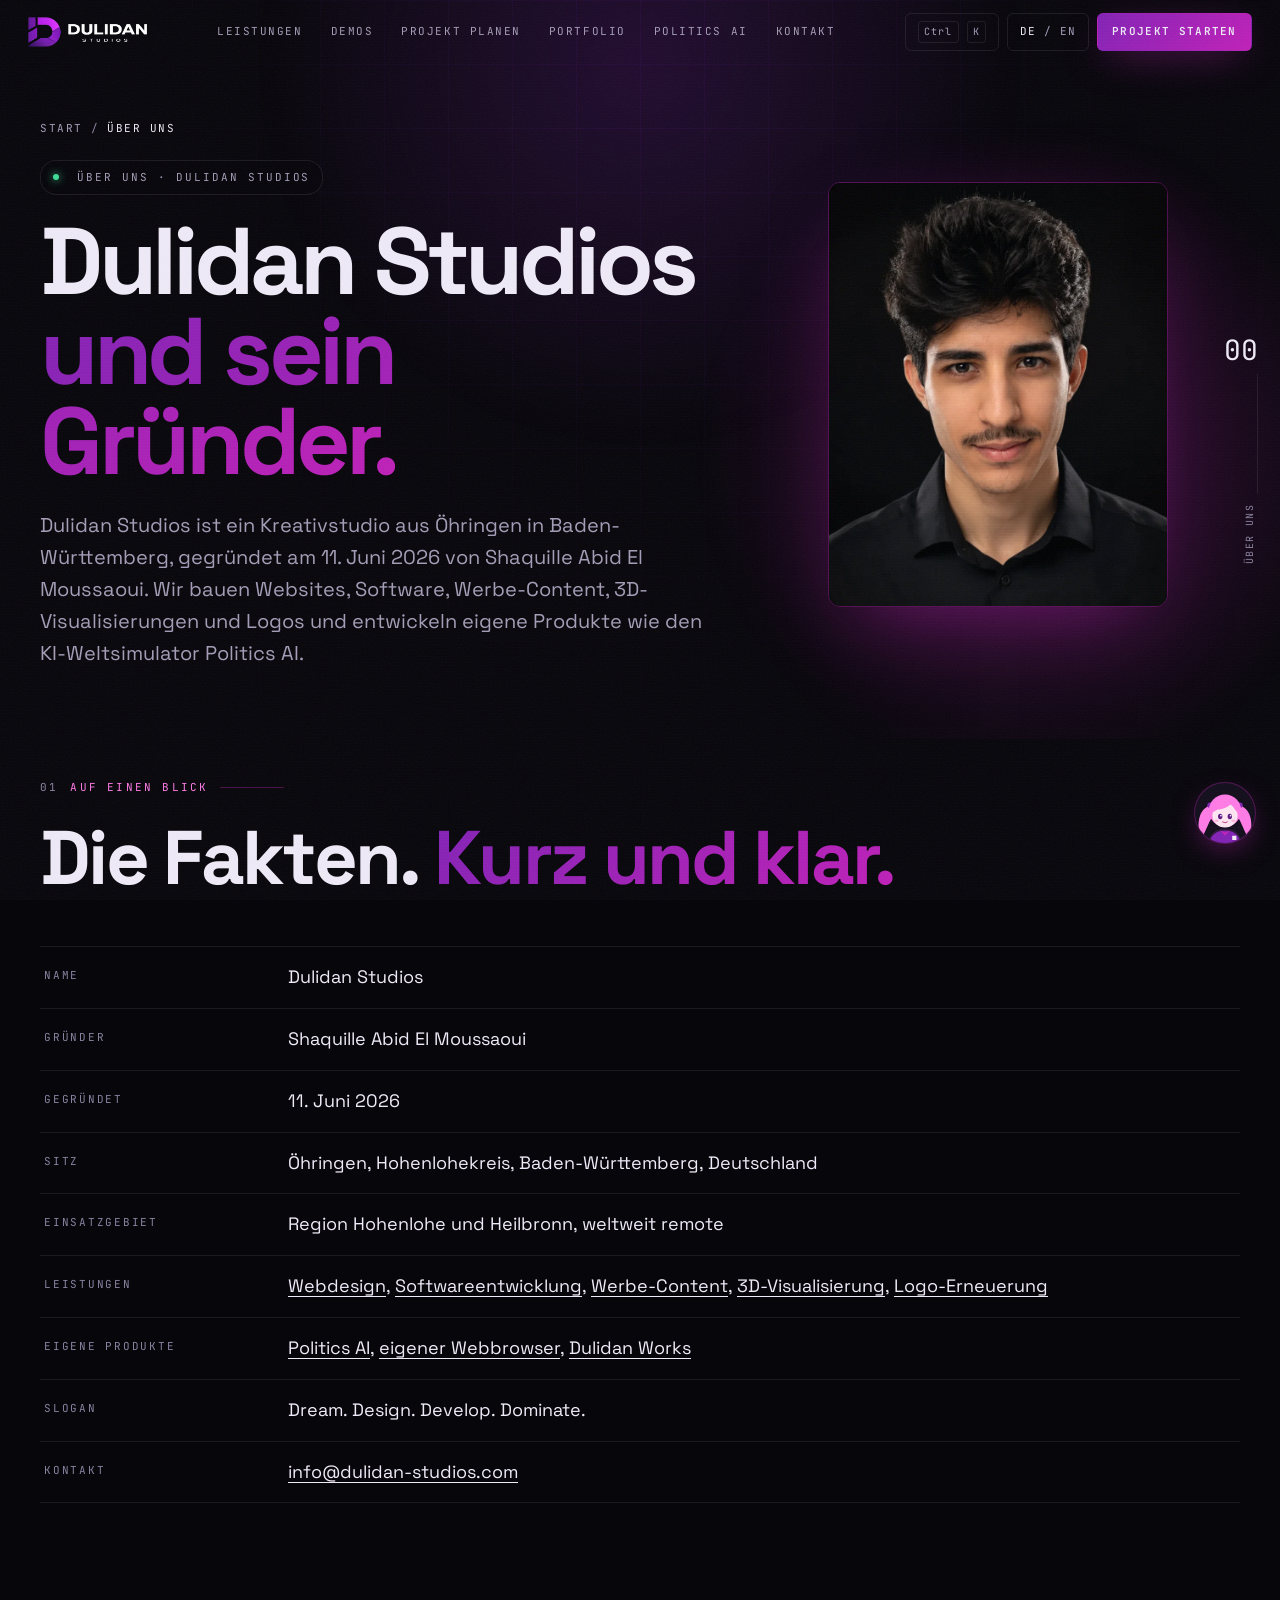
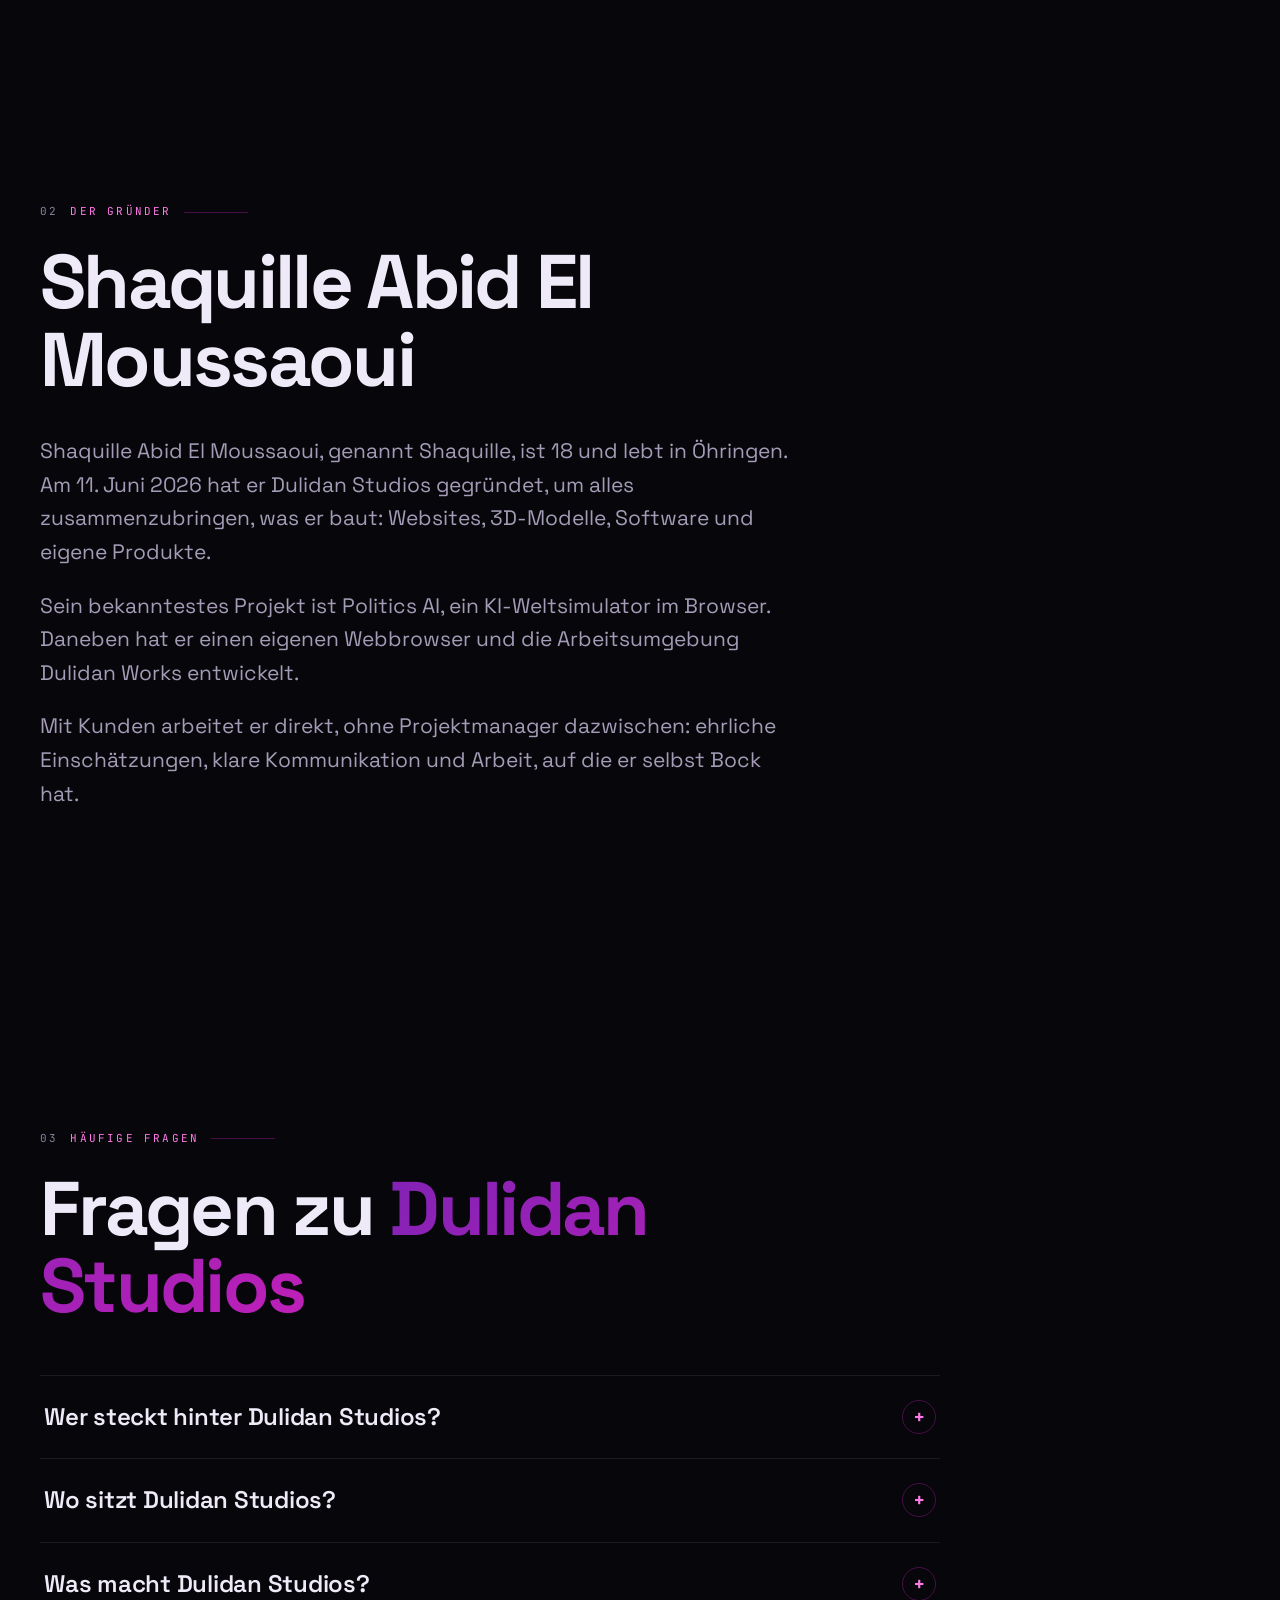
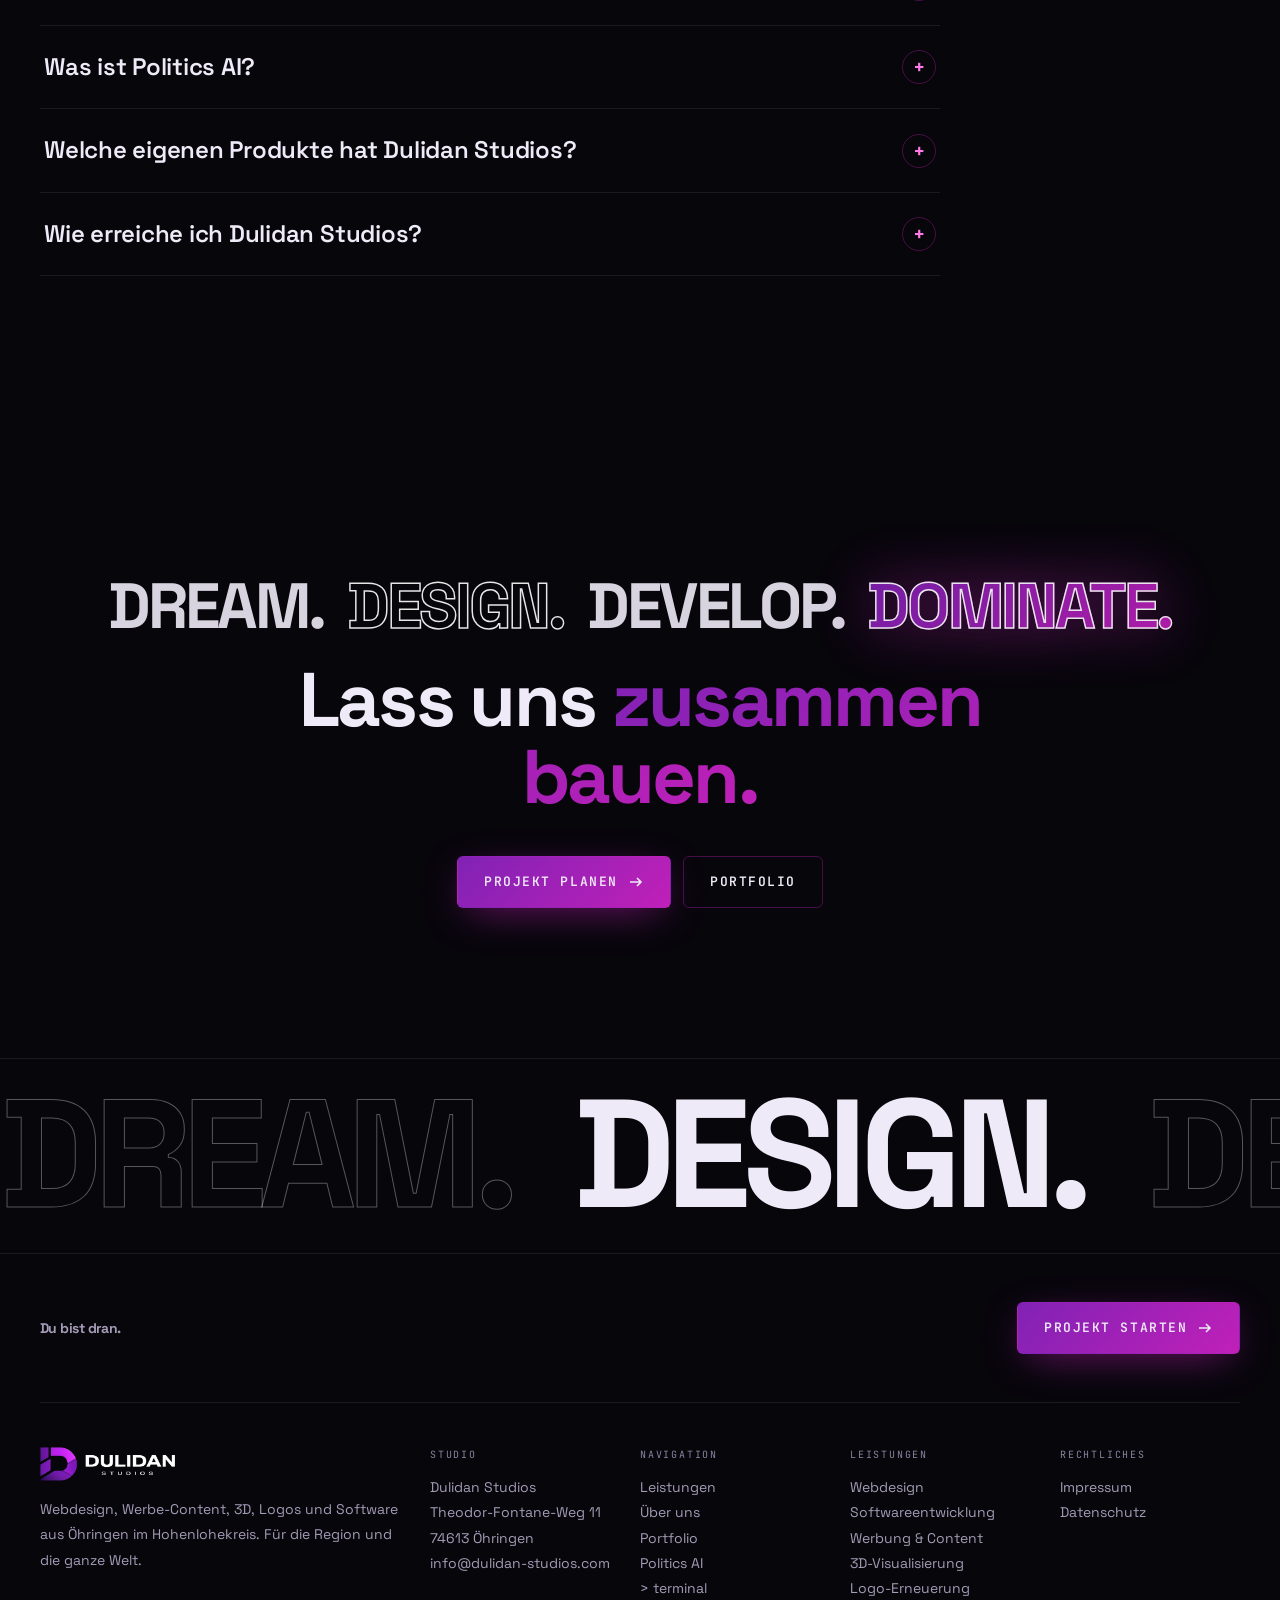
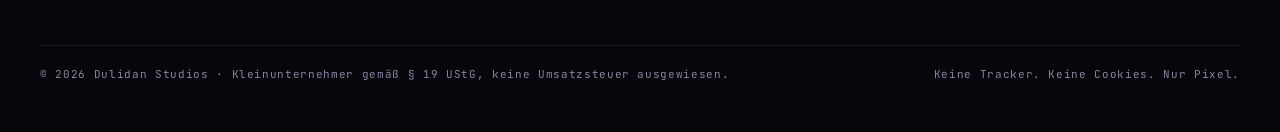
<file: ueber-uns/index.html>
<!DOCTYPE html>
<html lang="de">
<head>
<meta charset="UTF-8">
<meta name="viewport" content="width=device-width, initial-scale=1">
<title>Über Dulidan Studios · Gründer Shaquille Abid El Moussaoui | Öhringen</title>
<meta name="description" content="Dulidan Studios ist ein Kreativstudio aus Öhringen, gegründet 2026 von Shaquille Abid El Moussaoui. Webdesign, Software, Werbung, 3D und eigene Produkte wie Politics AI.">
<meta name="theme-color" content="#07060b">
<meta name="color-scheme" content="dark">
<meta name="robots" content="index,follow,max-image-preview:large,max-snippet:-1">
<meta name="author" content="Dulidan Studios">
<meta name="geo.region" content="DE-BW">
<meta name="geo.placename" content="Öhringen">
<meta name="geo.position" content="49.2003;9.5025">
<meta name="ICBM" content="49.2003, 9.5025">
<link rel="alternate" hreflang="de" href="https://dulidan-studios.com/ueber-uns/">
<link rel="alternate" hreflang="x-default" href="https://dulidan-studios.com/ueber-uns/">
<link rel="canonical" href="https://dulidan-studios.com/ueber-uns/">
<meta property="og:type" content="website">
<meta property="og:site_name" content="Dulidan Studios">
<meta property="og:title" content="Über Dulidan Studios">
<meta property="og:description" content="Dulidan Studios ist ein Kreativstudio aus Öhringen, gegründet 2026 von Shaquille Abid El Moussaoui. Webdesign, Software, Werbung, 3D und eigene Produkte wie Politics AI.">
<meta property="og:url" content="https://dulidan-studios.com/ueber-uns/">
<meta property="og:image" content="https://dulidan-studios.com/assets/img/og.jpg">
<meta property="og:image:width" content="1200">
<meta property="og:image:height" content="630">
<meta property="og:locale" content="de_DE">
<meta name="twitter:card" content="summary_large_image">
<link rel="icon" href="/favicon.ico" sizes="any">
<link rel="apple-touch-icon" href="/apple-touch-icon.png">
<link rel="manifest" href="/site.webmanifest">
<link rel="preload" href="/assets/fonts/space-grotesk.woff2" as="font" type="font/woff2" crossorigin>
<link rel="preload" href="/assets/fonts/jetbrains-mono.woff2" as="font" type="font/woff2" crossorigin>
<link rel="stylesheet" href="/assets/css/main.css">
<noscript><style>.rv,.rv-mask{opacity:1!important;transform:none!important;clip-path:none!important}.epic{height:auto!important}.epic-words .w{opacity:1!important;position:static!important}</style></noscript>
<script type="application/ld+json">{"@context":"https://schema.org","@graph":[{"@type":"Person","@id":"https://dulidan-studios.com/#founder","name":"Shaquille Abid El Moussaoui","givenName":"Shaquille","familyName":"Abid El Moussaoui","alternateName":"Shaquille","jobTitle":"Gründer und Inhaber","image":"https://dulidan-studios.com/assets/img/shaquille.webp","url":"https://dulidan-studios.com/ueber-uns/","worksFor":{"@id":"https://dulidan-studios.com/#org"},"founder":{"@id":"https://dulidan-studios.com/#org"},"homeLocation":{"@type":"Place","name":"Öhringen, Baden-Württemberg, Deutschland"},"knowsAbout":["Webdesign","Softwareentwicklung","3D-Modellierung","Künstliche Intelligenz","Spieleentwicklung"],"sameAs":["https://github.com/short1106"]},{"@type":["ProfessionalService","Organization"],"@id":"https://dulidan-studios.com/#org","name":"Dulidan Studios","alternateName":["Dulidan","Dulidan Studio","Dulidan Studios Öhringen"],"slogan":"Dream. Design. Develop. Dominate.","description":"Kreativstudio aus Öhringen für Webdesign, Werbe-Content, 3D-Modeling, Logo-Erneuerung und individuelle Software.","url":"https://dulidan-studios.com/","logo":"https://dulidan-studios.com/assets/img/icon-192.png","image":"https://dulidan-studios.com/assets/img/og.jpg","email":"info@dulidan-studios.com","telephone":"+4915207049499","foundingDate":"2026-06-11","founder":{"@id":"https://dulidan-studios.com/#founder"},"brand":{"@type":"Brand","name":"Dulidan Studios"},"owns":[{"@type":"SoftwareApplication","@id":"https://dulidan-studios.com/politics-ai/#app","name":"Politics AI","url":"https://dulidan-studios.com/politics-ai/"}],"address":{"@type":"PostalAddress","streetAddress":"Theodor-Fontane-Weg 11","postalCode":"74613","addressLocality":"Öhringen","addressRegion":"Baden-Württemberg","addressCountry":"DE"},"geo":{"@type":"GeoCoordinates","latitude":49.2003,"longitude":9.5025},"areaServed":[{"@type":"City","name":"Öhringen"},{"@type":"AdministrativeArea","name":"Hohenlohekreis"},{"@type":"City","name":"Heilbronn"},{"@type":"State","name":"Baden-Württemberg"},{"@type":"Country","name":"Deutschland"},"Weltweit"],"knowsAbout":["Webdesign","Webentwicklung","Suchmaschinenoptimierung","3D-Visualisierung","Logo-Design","Softwareentwicklung","Social Media Content"],"hasOfferCatalog":{"@type":"OfferCatalog","name":"Leistungen","itemListElement":[{"@type":"Offer","itemOffered":{"@type":"Service","name":"Webdesign","description":"Gestaltung und Programmierung von Websites, mobil optimiert und mit SEO-Grundlagen.","url":"https://dulidan-studios.com/webdesign/","provider":{"@id":"https://dulidan-studios.com/#org"},"areaServed":"Weltweit"}},{"@type":"Offer","itemOffered":{"@type":"Service","name":"Werbe-Content","description":"Ads, Social-Media-Posts und Visuals aus einer Hand.","url":"https://dulidan-studios.com/werbung/","provider":{"@id":"https://dulidan-studios.com/#org"},"areaServed":"Weltweit"}},{"@type":"Offer","itemOffered":{"@type":"Service","name":"3D-Modeling und Rendering","description":"3D-Modelle, fotorealistische Renderings und interaktive 3D-Ansichten fürs Web.","url":"https://dulidan-studios.com/3d-visualisierung/","provider":{"@id":"https://dulidan-studios.com/#org"},"areaServed":"Weltweit"}},{"@type":"Offer","itemOffered":{"@type":"Service","name":"Logo-Erneuerung","description":"Moderne Überarbeitung bestehender Logos inklusive aller Formate.","url":"https://dulidan-studios.com/logo-design/","provider":{"@id":"https://dulidan-studios.com/#org"},"areaServed":"Weltweit"}},{"@type":"Offer","itemOffered":{"@type":"Service","name":"Individuelle Software und Apps","description":"Web-Apps, Tools und Anwendungen nach Machbarkeits-Check.","url":"https://dulidan-studios.com/softwareentwicklung/","provider":{"@id":"https://dulidan-studios.com/#org"},"areaServed":"Weltweit"}}]},"sameAs":["https://github.com/short1106"]},{"@type":["VideoGame","SoftwareApplication"],"@id":"https://dulidan-studios.com/politics-ai/#app","name":"Politics AI","url":"https://dulidan-studios.com/politics-ai/","applicationCategory":"GameApplication","operatingSystem":"Web-Browser","description":"KI-Weltsimulator im Browser von Dulidan Studios. Du führst ein Land deiner Wahl, über 190 Länder reagieren mit eigener Agenda, roten Linien und Gedächtnis.","author":{"@id":"https://dulidan-studios.com/#org"},"creator":{"@id":"https://dulidan-studios.com/#founder"}},{"@type":"AboutPage","@id":"https://dulidan-studios.com/ueber-uns/#webpage","url":"https://dulidan-studios.com/ueber-uns/","name":"Über Dulidan Studios und Gründer Shaquille Abid El Moussaoui","isPartOf":{"@id":"https://dulidan-studios.com/#website"},"about":{"@id":"https://dulidan-studios.com/#org"},"mainEntity":{"@id":"https://dulidan-studios.com/#org"},"inLanguage":"de-DE"},{"@type":"BreadcrumbList","itemListElement":[{"@type":"ListItem","position":1,"name":"Start","item":"https://dulidan-studios.com/"},{"@type":"ListItem","position":2,"name":"Über uns","item":"https://dulidan-studios.com/ueber-uns/"}]},{"@type":"FAQPage","@id":"https://dulidan-studios.com/ueber-uns/#faq","mainEntity":[{"@type":"Question","name":"Wer steckt hinter Dulidan Studios?","acceptedAnswer":{"@type":"Answer","text":"Dulidan Studios wurde am 11. Juni 2026 von Shaquille Abid El Moussaoui gegründet. Er leitet das Studio und arbeitet direkt mit jedem Kunden."}},{"@type":"Question","name":"Wo sitzt Dulidan Studios?","acceptedAnswer":{"@type":"Answer","text":"Der Sitz ist in Öhringen im Hohenlohekreis, Baden-Württemberg. Die Zusammenarbeit läuft remote, deshalb bieten wir unseren Service weltweit an."}},{"@type":"Question","name":"Was macht Dulidan Studios?","acceptedAnswer":{"@type":"Answer","text":"Webdesign, Softwareentwicklung und Apps, Werbe-Content für Social Media und Ads, 3D-Modellierung und Rendering sowie Logo-Erneuerung."}},{"@type":"Question","name":"Was ist Politics AI?","acceptedAnswer":{"@type":"Answer","text":"Politics AI ist ein KI-Weltsimulator im Browser, entwickelt von Dulidan Studios. Du führst ein Land deiner Wahl, und über 190 Länder reagieren mit eigener Agenda, roten Linien und Gedächtnis. Du schreibst frei, es gibt keine Dialogauswahl."}},{"@type":"Question","name":"Welche eigenen Produkte hat Dulidan Studios?","acceptedAnswer":{"@type":"Answer","text":"Politics AI, einen eigenen Webbrowser und Dulidan Works, unsere eigene Arbeitsumgebung für Dokumente, Organisation und Zusammenarbeit."}},{"@type":"Question","name":"Wie erreiche ich Dulidan Studios?","acceptedAnswer":{"@type":"Answer","text":"Per E-Mail an info@dulidan-studios.com oder über das Kontaktformular auf der Startseite."}}]},{"@type":"WebSite","@id":"https://dulidan-studios.com/#website","url":"https://dulidan-studios.com/","name":"Dulidan Studios","inLanguage":"de-DE","publisher":{"@id":"https://dulidan-studios.com/#org"}}]}</script>
<script>try{if(localStorage.getItem("dd_lang")==="en")document.documentElement.lang="en"}catch(e){}</script>
<script src="/assets/js/main.js" defer></script>
</head>
<body data-page="portfolio">
<svg width="0" height="0" style="position:absolute" aria-hidden="true">
  <defs>
    <!-- TODO: April-Illustration durch finale Grafik ersetzen (Platzhalter-Vektor) -->
    <symbol id="april" viewBox="0 0 100 100">
      <path fill="#ff7ae6" d="M24 38C6 44 2 70 10 92c6-6 12-26 20-38z"/>
      <path fill="#ff7ae6" d="M76 38c18 6 22 32 14 54-6-6-12-26-20-38z"/>
      <circle cx="25" cy="37" r="4.5" fill="#8122b5"/><circle cx="75" cy="37" r="4.5" fill="#8122b5"/>
      <circle cx="50" cy="46" r="27" fill="#ff7ae6"/>
      <path fill="#2a1736" d="M22 100c2-16 13-24 28-24s26 8 28 24z"/>
      <path fill="#8122b5" d="M24 100c2-14 12-21 26-21s24 7 26 21z"/>
      <path fill="#c020b8" d="M42 79l8 9 8-9-8 3z"/>
      <path fill="#fff" opacity=".9" d="M62 88h7v7h-7z"/>
      <ellipse cx="50" cy="54" rx="21" ry="20" fill="#ffe6f2"/>
      <path fill="#ff7ae6" d="M28 50c0-16 10-25 22-25s22 9 22 25c-6-6-10-12-12-16-4 6-14 10-22 10-4 2-8 4-10 6z"/>
      <ellipse cx="42" cy="56" rx="3.6" ry="4.6" fill="#5b1782"/><ellipse cx="58" cy="56" rx="3.6" ry="4.6" fill="#5b1782"/>
      <circle cx="43.2" cy="54.4" r="1.3" fill="#fff"/><circle cx="59.2" cy="54.4" r="1.3" fill="#fff"/>
      <path d="M46 65q4 3 8 0" stroke="#c0407a" stroke-width="1.6" fill="none" stroke-linecap="round"/>
      <ellipse cx="36" cy="63" rx="3.5" ry="2" fill="#ff9fd0" opacity=".7"/><ellipse cx="64" cy="63" rx="3.5" ry="2" fill="#ff9fd0" opacity=".7"/>
    </symbol>
    <symbol id="i-arrow" viewBox="0 0 16 16"><path d="M2 8h11M9 4l4 4-4 4" fill="none" stroke="currentColor" stroke-width="1.6"/></symbol>
    <symbol id="i-ext" viewBox="0 0 16 16"><path d="M6 3H3v10h10v-3M9 3h4v4M13 3L7 9" fill="none" stroke="currentColor" stroke-width="1.5"/></symbol>
    <symbol id="i-check" viewBox="0 0 16 16"><path d="M3 8.5l3 3 7-7" fill="none" stroke="currentColor" stroke-width="1.6"/></symbol>
  </defs>
</svg>

<a class="skip" href="#main" data-en="Skip to content">Zum Inhalt springen</a>
<div class="bg-grid" aria-hidden="true"></div>
<div class="bg-glow" aria-hidden="true"></div>
<div class="fx fx-noise" aria-hidden="true"></div>
<div class="fx fx-scan" aria-hidden="true"></div>
<div class="wipe" id="wipe" aria-hidden="true"><img src="/assets/img/logo-mark.webp" alt="" width="64" height="64"></div>

<!-- HUD -->
<div class="hud hud-progress" aria-hidden="true"><i id="progress"></i></div>
<div class="hud hud-r" aria-hidden="true"><span class="idx mono" id="hudIdx">00</span><span class="bar"><i id="hudBar"></i></span><span class="name" id="hudName">Start</span></div>
<div class="hud hud-bl" aria-hidden="true"><span class="status-dot"></span>Öhringen <b class="mono" id="hudClock">--:--:--</b> · 49.20°N 9.50°E</div>
<div class="hud hud-br" aria-hidden="true">Scroll <b class="mono" id="hudPct">000%</b> · <span data-en="Ctrl+K Command">Strg+K Kommando</span></div>

<!-- NAV -->
<header class="nav" id="nav">
  <a class="nav-logo" href="/" aria-label="Dulidan Studios, Startseite"><img src="/assets/img/logo-full.webp" alt="Dulidan Studios" width="458" height="115"></a>
  <nav aria-label="Hauptnavigation">
    <ul class="nav-links">
      <li><a href="/#leistungen" data-en="Services">Leistungen</a></li>
      <li><a href="/#demos">Demos</a></li>
      <li><a href="/#projekt" data-en="Plan a project">Projekt planen</a></li>
      <li><a href="/portfolio/" class="active">Portfolio</a></li>
      <li><a href="/politics-ai/">Politics AI</a></li>
      <li><a href="/#kontakt" data-en="Contact">Kontakt</a></li>
    </ul>
  </nav>
  <div class="nav-tools">
    <button class="chip-btn cmdk-btn" type="button" id="cmdkBtn" aria-label="Kommandozentrale öffnen"><kbd>Ctrl</kbd><kbd>K</kbd></button>
    <button class="chip-btn lang-btn" type="button" id="langBtn" aria-label="DE/EN: Sprache wechseln"><span data-l="de">DE</span>/<span data-l="en">EN</span></button>
    <a class="btn btn-solid btn-nav" href="/#projekt" data-en="Start project">Projekt starten</a>
    <button class="burger" id="burger" type="button" aria-label="Menü" aria-expanded="false" aria-controls="mmenu"><span></span></button>
  </div>
</header>
<div class="mmenu" id="mmenu">
  <a href="/#leistungen"><span>01</span><b data-en="Services">Leistungen</b></a>
  <a href="/#fuerwen"><span>02</span><b data-en="Who it's for">Für wen</b></a>
  <a href="/#demos"><span>03</span><b>Demos</b></a>
  <a href="/#projekt"><span>04</span><b data-en="Plan a project">Projekt planen</b></a>
  <a href="/portfolio/"><span>05</span><b>Portfolio</b></a>
  <a href="/politics-ai/"><span>06</span><b>Politics AI</b></a>
  <a href="/#kontakt"><span>08</span><b data-en="Contact">Kontakt</b></a>
</div>

<main id="main">
<section class="sv-hero" id="top" data-sec="Über uns" data-sec-en="About" aria-labelledby="ab-h">
  <div class="wrap sv-hero-in">
    <div>
      <nav class="crumbs mono" aria-label="Brotkrumen"><a href="/">Start</a><span>/</span><span aria-current="page" data-en="About">Über uns</span></nav>
      <p class="hero-kicker"><span class="status-dot"></span><span data-en="About · Dulidan Studios">Über uns · Dulidan Studios</span></p>
      <h1 class="sv-title" id="ab-h" data-en="Dulidan Studios <em>and its founder.</em>">Dulidan Studios <em>und sein Gründer.</em></h1>
      <p class="lead" data-en="Dulidan Studios is a creative studio from Öhringen in Baden-Württemberg, founded on 11 June 2026 by Shaquille Abid El Moussaoui. We build websites, software, ad content, 3D visualisations and logos, and develop our own products like the AI world simulator Politics AI.">Dulidan Studios ist ein Kreativstudio aus Öhringen in Baden-Württemberg, gegründet am 11. Juni 2026 von Shaquille Abid El Moussaoui. Wir bauen Websites, Software, Werbe-Content, 3D-Visualisierungen und Logos und entwickeln eigene Produkte wie den KI-Weltsimulator Politics AI.</p>
    </div>
    <div class="ab-photo rv"><img src="/assets/img/shaquille.webp" alt="Shaquille Abid El Moussaoui, Gründer von Dulidan Studios" width="800" height="1000"></div>
  </div>
</section>

<section class="sec sec-tight" id="fakten" data-sec="Fakten" data-sec-en="Facts" aria-labelledby="fa-h">
  <div class="wrap">
    <p class="sec-label rv"><span class="n">01</span><span data-en="At a glance">Auf einen Blick</span></p>
    <h2 class="h2 rv-mask" id="fa-h" data-en="The facts. <em>Short and clear.</em>">Die Fakten. <em>Kurz und klar.</em></h2>
    <dl class="facts-list rv">
      <div><dt data-en="Name">Name</dt><dd>Dulidan Studios</dd></div>
      <div><dt data-en="Founder">Gründer</dt><dd>Shaquille Abid El Moussaoui</dd></div>
      <div><dt data-en="Founded">Gegründet</dt><dd data-en="11 June 2026">11. Juni 2026</dd></div>
      <div><dt data-en="Based in">Sitz</dt><dd data-en="Öhringen, Hohenlohe district, Baden-Württemberg, Germany">Öhringen, Hohenlohekreis, Baden-Württemberg, Deutschland</dd></div>
      <div><dt data-en="Service area">Einsatzgebiet</dt><dd data-en="Region Hohenlohe and Heilbronn, worldwide remote">Region Hohenlohe und Heilbronn, weltweit remote</dd></div>
      <div><dt data-en="Services">Leistungen</dt><dd><a href="/webdesign/">Webdesign</a>, <a href="/softwareentwicklung/" data-en="Software development">Softwareentwicklung</a>, <a href="/werbung/" data-en="Ad content">Werbe-Content</a>, <a href="/3d-visualisierung/" data-en="3D visualisation">3D-Visualisierung</a>, <a href="/logo-design/" data-en="Logo refresh">Logo-Erneuerung</a></dd></div>
      <div><dt data-en="Own products">Eigene Produkte</dt><dd><a href="/politics-ai/">Politics AI</a>, <a href="/portfolio/#p-browser" data-en="own web browser">eigener Webbrowser</a>, <a href="/portfolio/#p-works">Dulidan Works</a></dd></div>
      <div><dt data-en="Slogan">Slogan</dt><dd>Dream. Design. Develop. Dominate.</dd></div>
      <div><dt data-en="Contact">Kontakt</dt><dd><a href="mailto:info@dulidan-studios.com">info@dulidan-studios.com</a></dd></div>
    </dl>
  </div>
</section>

<section class="sec" id="gruender" data-sec="Gründer" data-sec-en="Founder" aria-labelledby="gr-h">
  <div class="wrap">
    <p class="sec-label rv"><span class="n">02</span><span data-en="The founder">Der Gründer</span></p>
    <h2 class="h2 rv-mask" id="gr-h">Shaquille Abid El Moussaoui</h2>
    <div class="ab-text">
      <p class="rv" data-en="Shaquille Abid El Moussaoui, called Shaquille, is 18 and lives in Öhringen. On 11 June 2026 he founded Dulidan Studios to bring together everything he builds: websites, 3D models, software and his own products.">Shaquille Abid El Moussaoui, genannt Shaquille, ist 18 und lebt in Öhringen. Am 11. Juni 2026 hat er Dulidan Studios gegründet, um alles zusammenzubringen, was er baut: Websites, 3D-Modelle, Software und eigene Produkte.</p>
      <p class="rv" data-en="His best-known project is Politics AI, an AI world simulator in the browser. In addition he has developed his own web browser and the workspace Dulidan Works.">Sein bekanntestes Projekt ist Politics AI, ein KI-Weltsimulator im Browser. Daneben hat er einen eigenen Webbrowser und die Arbeitsumgebung Dulidan Works entwickelt.</p>
      <p class="rv" data-en="With clients he works directly, without project managers in between: honest assessments, clear communication and work he cares about.">Mit Kunden arbeitet er direkt, ohne Projektmanager dazwischen: ehrliche Einschätzungen, klare Kommunikation und Arbeit, auf die er selbst Bock hat.</p>
    </div>
  </div>
</section>

<section class="sec" id="faq" data-sec="FAQ" aria-labelledby="faq-h">
  <div class="wrap">
    <p class="sec-label rv"><span class="n">03</span><span data-en="FAQ">Häufige Fragen</span></p>
    <h2 class="h2 rv-mask" id="faq-h" data-en="Questions about <em>Dulidan Studios</em>">Fragen zu <em>Dulidan Studios</em></h2>
    <div class="faq-list rv">
      <details><summary><span data-en="Who is behind Dulidan Studios?">Wer steckt hinter Dulidan Studios?</span><i aria-hidden="true">+</i></summary><p data-en="Dulidan Studios was founded on 11 June 2026 by Shaquille Abid El Moussaoui. He runs the studio and works directly with every client.">Dulidan Studios wurde am 11. Juni 2026 von Shaquille Abid El Moussaoui gegründet. Er leitet das Studio und arbeitet direkt mit jedem Kunden.</p></details>
      <details><summary><span data-en="Where is Dulidan Studios based?">Wo sitzt Dulidan Studios?</span><i aria-hidden="true">+</i></summary><p data-en="We are based in Öhringen in the Hohenlohe district, Baden-Württemberg. We work remotely, so we offer our services worldwide.">Der Sitz ist in Öhringen im Hohenlohekreis, Baden-Württemberg. Die Zusammenarbeit läuft remote, deshalb bieten wir unseren Service weltweit an.</p></details>
      <details><summary><span data-en="What does Dulidan Studios do?">Was macht Dulidan Studios?</span><i aria-hidden="true">+</i></summary><p data-en="Web design, software and app development, ad content for social media and ads, 3D modeling and rendering and logo refreshes.">Webdesign, Softwareentwicklung und Apps, Werbe-Content für Social Media und Ads, 3D-Modellierung und Rendering sowie Logo-Erneuerung.</p></details>
      <details><summary><span data-en="What is Politics AI?">Was ist Politics AI?</span><i aria-hidden="true">+</i></summary><p data-en="Politics AI is an AI world simulator in the browser, developed by Dulidan Studios. You lead a country of your choice and more than 190 countries respond with their own agenda, red lines and memory. You type freely, there are no dialogue options.">Politics AI ist ein KI-Weltsimulator im Browser, entwickelt von Dulidan Studios. Du führst ein Land deiner Wahl, und über 190 Länder reagieren mit eigener Agenda, roten Linien und Gedächtnis. Du schreibst frei, es gibt keine Dialogauswahl.</p></details>
      <details><summary><span data-en="Which products has Dulidan Studios built?">Welche eigenen Produkte hat Dulidan Studios?</span><i aria-hidden="true">+</i></summary><p data-en="Politics AI, our own web browser and Dulidan Works, our own workspace for documents, organisation and collaboration.">Politics AI, einen eigenen Webbrowser und Dulidan Works, unsere eigene Arbeitsumgebung für Dokumente, Organisation und Zusammenarbeit.</p></details>
      <details><summary><span data-en="How do I contact Dulidan Studios?">Wie erreiche ich Dulidan Studios?</span><i aria-hidden="true">+</i></summary><p data-en="By email to info@dulidan-studios.com or via the contact form on the home page.">Per E-Mail an info@dulidan-studios.com oder über das Kontaktformular auf der Startseite.</p></details>
    </div>
  </div>
</section>

<section class="sec sv-cta" data-sec="Los geht's" data-sec-en="Let's go" aria-labelledby="cta-h">
  <div class="wrap">
    <p class="lockup lockup-sm" aria-hidden="true"><span>Dream.</span> <span>Design.</span> <span>Develop.</span> <span class="dom">Dominate.</span></p>
    <h2 class="h2 rv-mask" id="cta-h" data-en="Let's build <em>something together.</em>">Lass uns <em>zusammen bauen.</em></h2>
    <div class="hero-cta"><a class="btn btn-solid mag" href="/#projekt"><span data-en="Plan your project">Projekt planen</span><svg aria-hidden="true"><use href="#i-arrow"/></svg></a><a class="btn mag" href="/portfolio/">Portfolio</a></div>
  </div>
</section>
</main>

<footer class="footer">
  <div class="slogan-run" aria-hidden="true">
    <div class="slogan-track"><span>Dream.</span><span>Design.</span><span>Develop.</span><span>Dominate.</span><span>Dream.</span><span>Design.</span><span>Develop.</span><span>Dominate.</span></div>
  </div>
  <div class="wrap">
    <div class="footer-cta">
      <p class="footer-cta-t" data-en="Your turn.">Du bist dran.</p>
      <a class="btn btn-solid mag" href="/#projekt" data-cursor="Go"><span data-en="Start your project">Projekt starten</span><svg aria-hidden="true"><use href="#i-arrow"/></svg></a>
    </div>
    <div class="footer-grid">
      <div>
        <img class="footer-logo" src="/assets/img/logo-full.webp" alt="Dulidan Studios" width="458" height="115" loading="lazy">
        <p data-en="Web design, ad content, 3D, logos and software from Öhringen in the Hohenlohe district. For the region and the whole world.">Webdesign, Werbe-Content, 3D, Logos und Software aus Öhringen im Hohenlohekreis. Für die Region und die ganze Welt.</p>
      </div>
      <div><h3>Studio</h3><p>Dulidan Studios<br>Theodor-Fontane-Weg 11<br>74613 Öhringen<br><a href="mailto:info@dulidan-studios.com">info@dulidan-studios.com</a></p></div>
      <div><h3 data-en="Navigate">Navigation</h3><ul><li><a href="/#leistungen" data-en="Services">Leistungen</a></li><li><a href="/ueber-uns/" data-en="About us">Über uns</a></li><li><a href="/portfolio/">Portfolio</a></li><li><a href="/politics-ai/">Politics AI</a></li><li><button type="button" class="js-term" style="color:inherit;font:inherit">&gt; terminal</button></li></ul></div>
      <div><h3 data-en="Services">Leistungen</h3><ul><li><a href="/webdesign/">Webdesign</a></li><li><a href="/softwareentwicklung/" data-en="Software development">Softwareentwicklung</a></li><li><a href="/werbung/" data-en="Ads &amp; content">Werbung &amp; Content</a></li><li><a href="/3d-visualisierung/" data-en="3D visualisation">3D-Visualisierung</a></li><li><a href="/logo-design/" data-en="Logo refresh">Logo-Erneuerung</a></li></ul></div>
      <div><h3 data-en="Legal">Rechtliches</h3><ul><li><a href="/impressum/" data-en="Imprint">Impressum</a></li><li><a href="/datenschutz/" data-en="Privacy">Datenschutz</a></li></ul></div>
    </div>
    <div class="footer-bottom">
      <span>© <span class="js-year">2026</span> Dulidan Studios · <span data-en="Small business according to § 19 UStG, no VAT shown.">Kleinunternehmer gemäß § 19 UStG, keine Umsatzsteuer ausgewiesen.</span></span>
      <span><span data-en="No trackers. No cookies. Just pixels.">Keine Tracker. Keine Cookies. Nur Pixel.</span></span>
    </div>
  </div>
</footer>

<!-- APRIL COMPANION -->
<div class="april" id="april">
  <div class="april-bubble" id="aprilBubble" role="status" aria-live="polite"><small>APRIL</small><span id="aprilText"></span></div>
  <button class="april-av" id="aprilBtn" type="button" aria-label="April, das Dulidan-Maskottchen. Klicken für einen Tipp."><svg aria-hidden="true"><use href="#april"/></svg></button>
</div>

<!-- COMMAND PALETTE -->
<div class="modal" id="palette" role="dialog" aria-modal="true" aria-label="Kommandozentrale">
  <div class="pal">
    <div class="pal-in"><svg viewBox="0 0 20 20" aria-hidden="true"><circle cx="9" cy="9" r="6"/><path d="M14 14l4 4"/></svg>
      <input id="palIn" type="text" role="combobox" aria-expanded="true" aria-controls="palList" aria-autocomplete="list" placeholder="Wohin? Sektion, Projekt, Befehl …" data-en-ph="Where to? Section, project, command …" autocomplete="off" spellcheck="false"><kbd>ESC</kbd></div>
    <ul class="pal-list" id="palList" role="listbox"></ul>
    <div class="pal-foot"><span>↑↓ <span data-en="navigate">navigieren</span></span><span>↵ <span data-en="open">öffnen</span></span><span>esc <span data-en="close">schließen</span></span></div>
  </div>
</div>

<!-- TERMINAL -->
<div class="modal" id="terminal" role="dialog" aria-modal="true" aria-label="Terminal">
  <div class="tbox">
    <div class="term-bar"><i></i><i></i><i></i><span>dulidan-os // terminal</span></div>
    <div class="tbox-out" id="tOut" aria-live="polite"></div>
    <form class="tbox-row" id="tForm" autocomplete="off"><span>guest@dulidan:~$</span><label for="tIn" class="sr">Befehl</label><input id="tIn" spellcheck="false" autocapitalize="off"></form>
  </div>
</div>

<div class="toast" id="toast" role="status" aria-live="polite"></div>
<div class="cursor" id="cursor" aria-hidden="true"><span class="cursor-label" id="cursorLabel"></span></div>
<div class="cursor-dot" id="cursorDot" aria-hidden="true"></div>
</body>
</html>
</file>
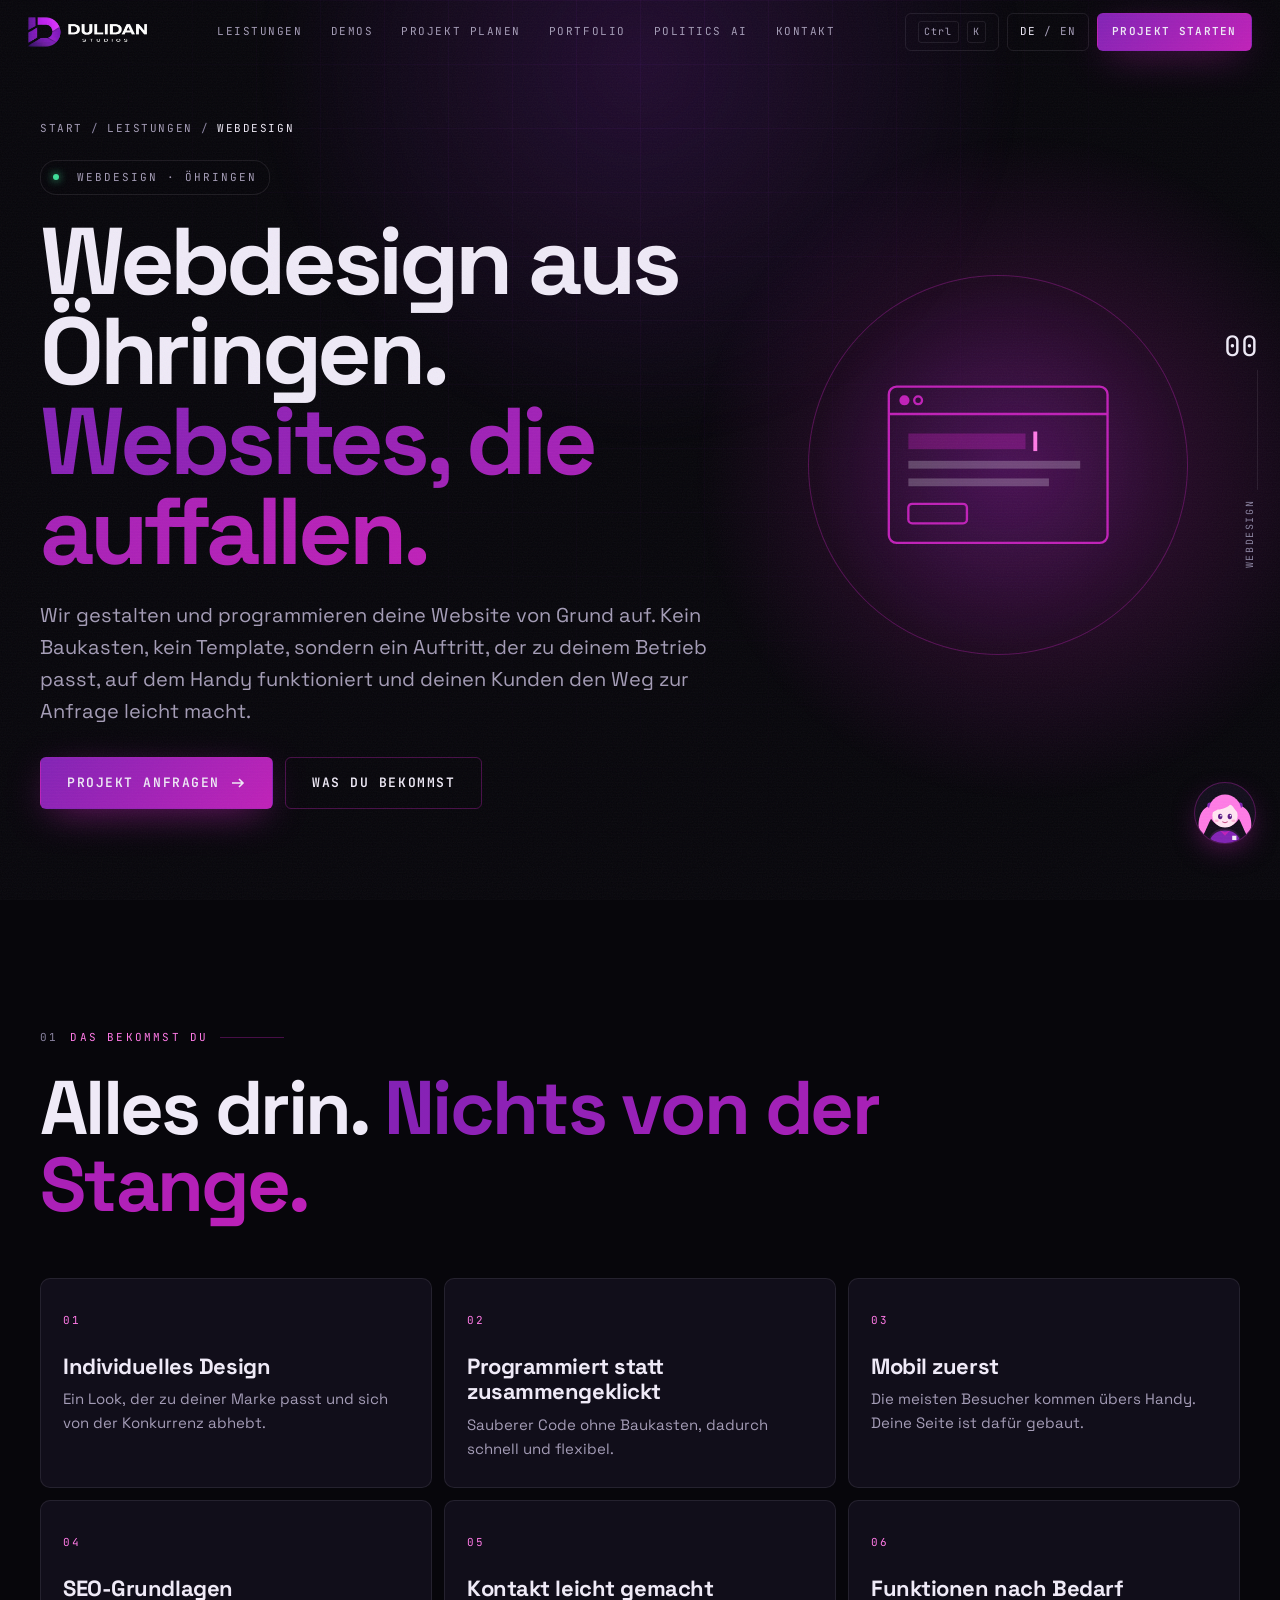
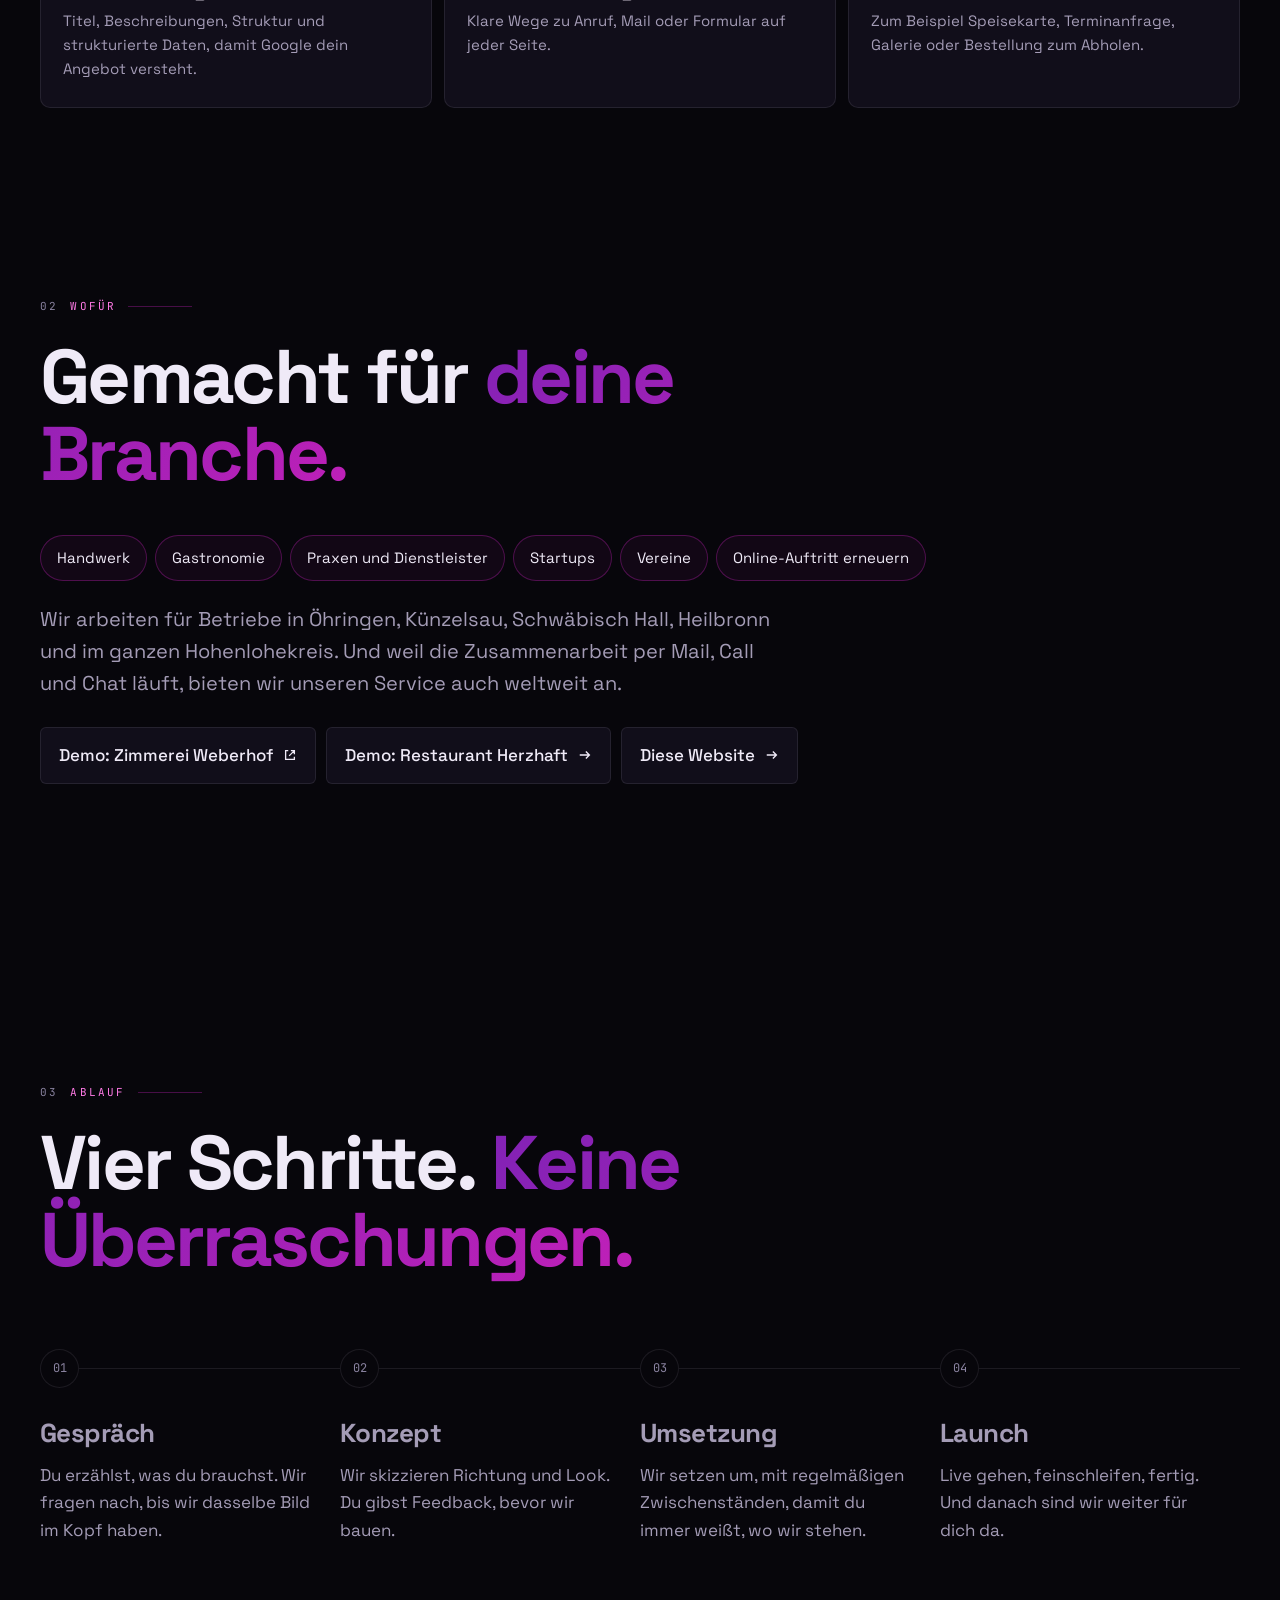
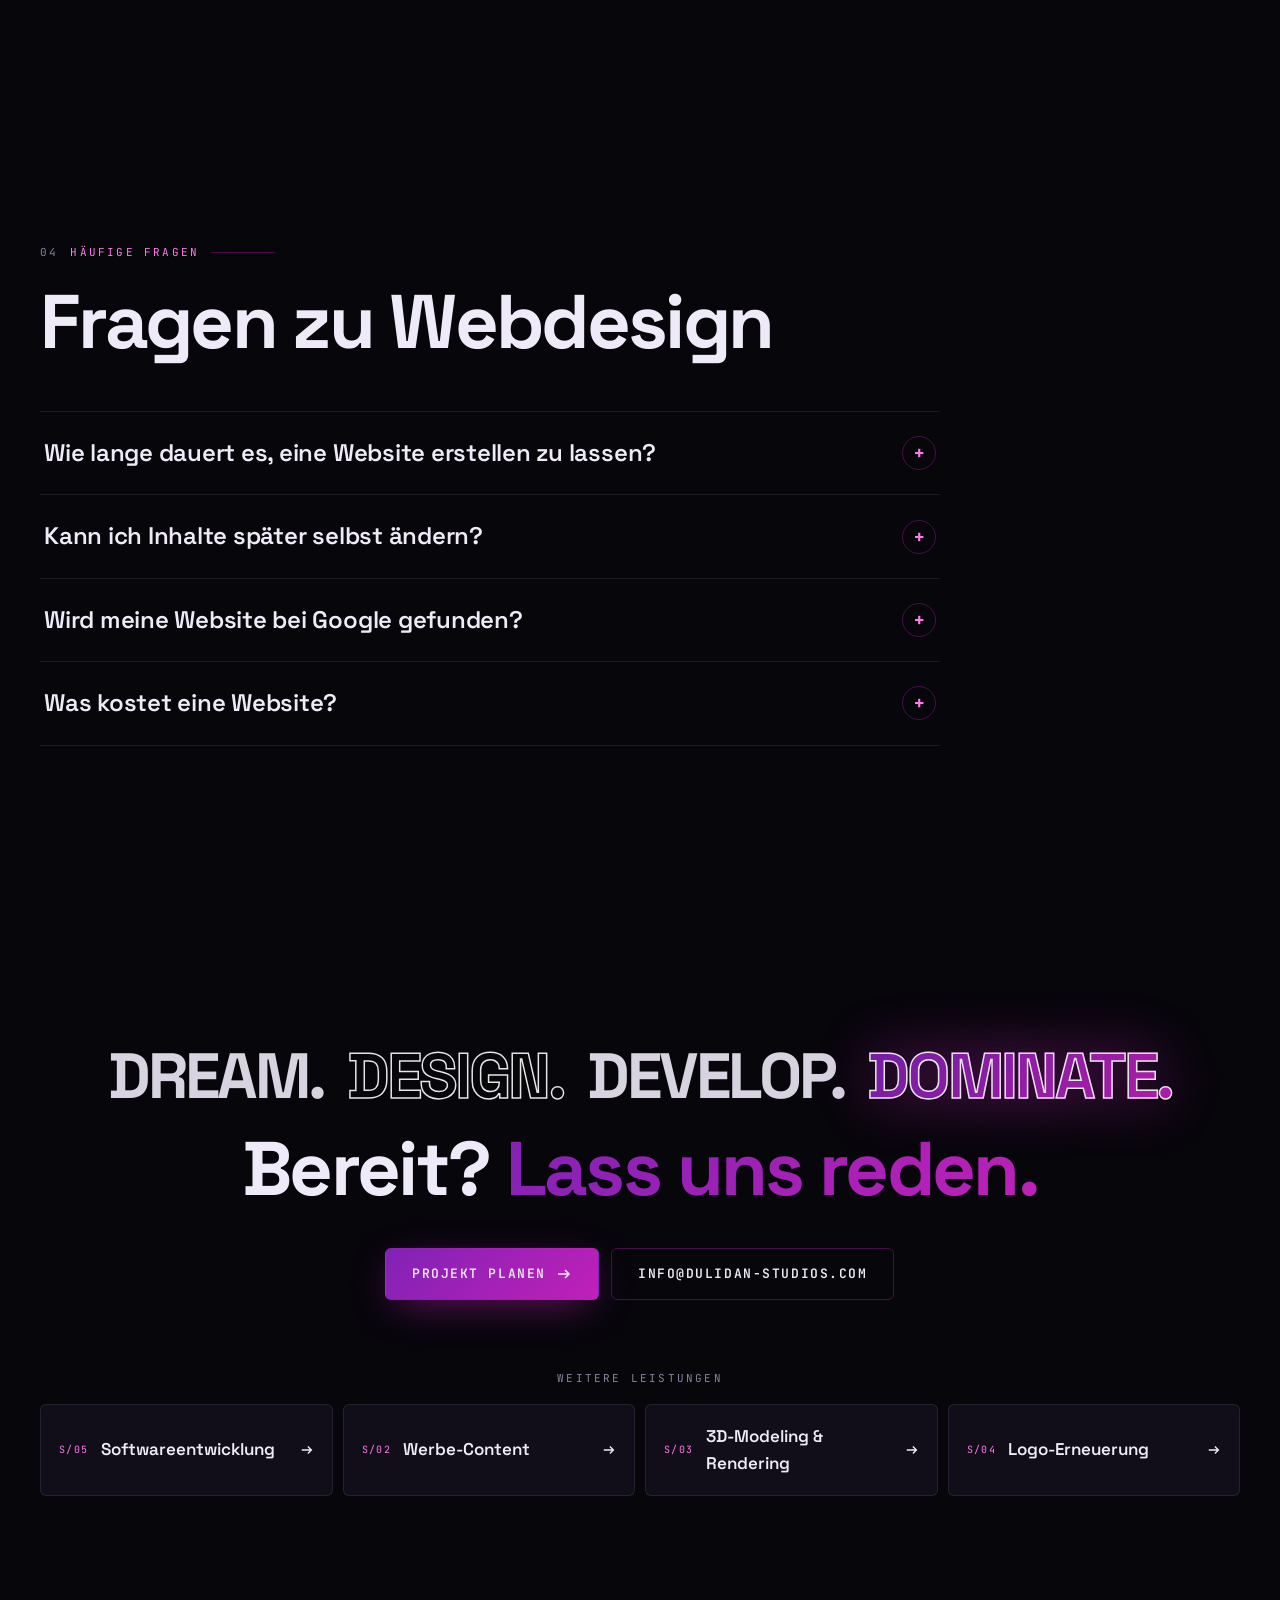
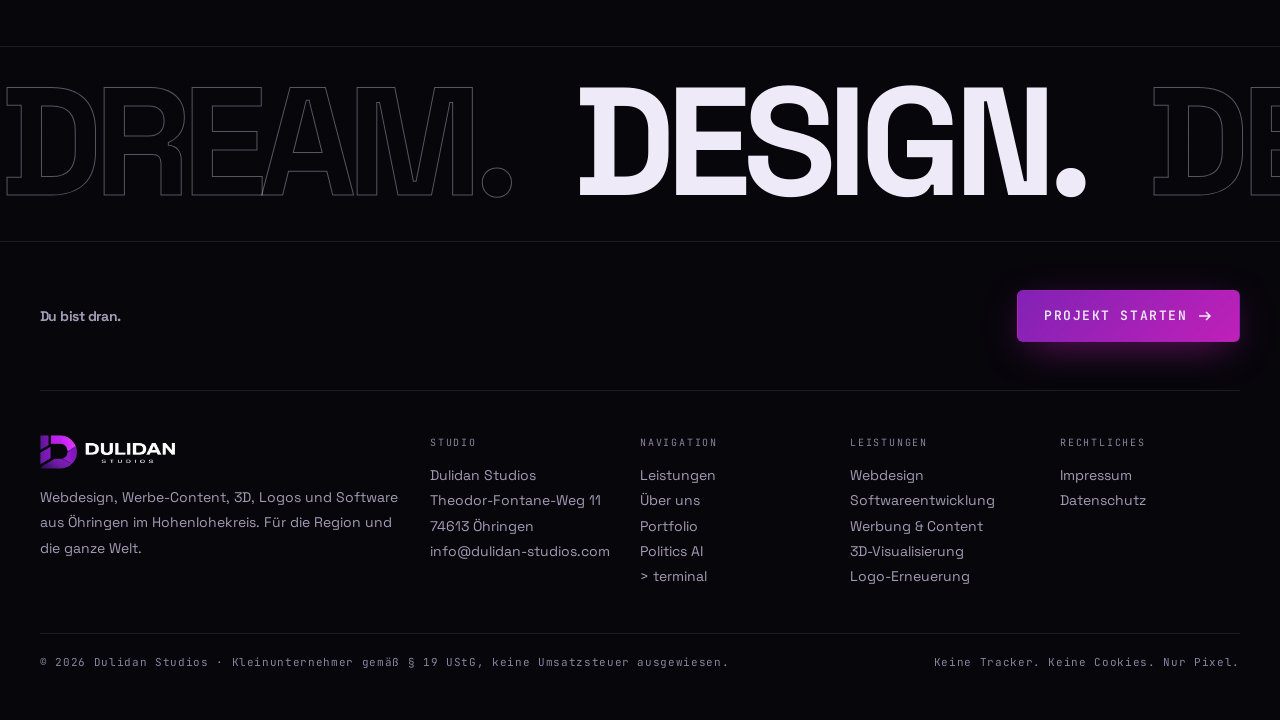
<file: webdesign/index.html>
<!DOCTYPE html>
<html lang="de">
<head>
<meta charset="UTF-8">
<meta name="viewport" content="width=device-width, initial-scale=1">
<title>Webdesign Öhringen · Website erstellen lassen | Dulidan Studios</title>
<meta name="description" content="Webdesign aus Öhringen: individuelle Websites ohne Baukasten, mobil optimiert, schnell und mit SEO-Grundlagen. Für Betriebe in Hohenlohe, Heilbronn und weltweit.">
<meta name="theme-color" content="#07060b">
<meta name="color-scheme" content="dark">
<meta name="robots" content="index,follow,max-image-preview:large,max-snippet:-1">
<meta name="author" content="Dulidan Studios">
<meta name="geo.region" content="DE-BW">
<meta name="geo.placename" content="Öhringen">
<meta name="geo.position" content="49.2003;9.5025">
<meta name="ICBM" content="49.2003, 9.5025">
<link rel="alternate" hreflang="de" href="https://dulidan-studios.com/webdesign/">
<link rel="alternate" hreflang="x-default" href="https://dulidan-studios.com/webdesign/">
<link rel="canonical" href="https://dulidan-studios.com/webdesign/">
<meta property="og:type" content="website">
<meta property="og:site_name" content="Dulidan Studios">
<meta property="og:title" content="Webdesign Öhringen · Website erstellen lassen">
<meta property="og:description" content="Webdesign aus Öhringen: individuelle Websites ohne Baukasten, mobil optimiert, schnell und mit SEO-Grundlagen. Für Betriebe in Hohenlohe, Heilbronn und weltweit.">
<meta property="og:url" content="https://dulidan-studios.com/webdesign/">
<meta property="og:image" content="https://dulidan-studios.com/assets/img/og.jpg">
<meta property="og:image:width" content="1200">
<meta property="og:image:height" content="630">
<meta property="og:locale" content="de_DE">
<meta name="twitter:card" content="summary_large_image">
<link rel="icon" href="/favicon.ico" sizes="any">
<link rel="apple-touch-icon" href="/apple-touch-icon.png">
<link rel="manifest" href="/site.webmanifest">
<link rel="preload" href="/assets/fonts/space-grotesk.woff2" as="font" type="font/woff2" crossorigin>
<link rel="preload" href="/assets/fonts/jetbrains-mono.woff2" as="font" type="font/woff2" crossorigin>
<link rel="stylesheet" href="/assets/css/main.css">
<noscript><style>.rv,.rv-mask{opacity:1!important;transform:none!important;clip-path:none!important}.epic{height:auto!important}.epic-words .w{opacity:1!important;position:static!important}</style></noscript>
<script type="application/ld+json">{"@context":"https://schema.org","@graph":[{"@type":"Service","@id":"https://dulidan-studios.com/webdesign/#service","name":"Webdesign und Webentwicklung","serviceType":"Webdesign und Webentwicklung","description":"Webdesign aus Öhringen: individuelle Websites ohne Baukasten, mobil optimiert, schnell und mit SEO-Grundlagen. Für Betriebe in Hohenlohe, Heilbronn und weltweit.","url":"https://dulidan-studios.com/webdesign/","provider":{"@type":["ProfessionalService","Organization"],"@id":"https://dulidan-studios.com/#org","name":"Dulidan Studios","url":"https://dulidan-studios.com/","address":{"@type":"PostalAddress","streetAddress":"Theodor-Fontane-Weg 11","postalCode":"74613","addressLocality":"Öhringen","addressRegion":"Baden-Württemberg","addressCountry":"DE"}},"areaServed":[{"@type":"City","name":"Öhringen"},{"@type":"AdministrativeArea","name":"Hohenlohekreis"},{"@type":"City","name":"Heilbronn"},{"@type":"City","name":"Schwäbisch Hall"},{"@type":"City","name":"Künzelsau"},{"@type":"Country","name":"Deutschland"},"Weltweit"]},{"@type":"WebPage","@id":"https://dulidan-studios.com/webdesign/#webpage","url":"https://dulidan-studios.com/webdesign/","name":"Webdesign Öhringen · Website erstellen lassen | Dulidan Studios","isPartOf":{"@id":"https://dulidan-studios.com/#website"},"about":{"@id":"https://dulidan-studios.com/webdesign/#service"},"inLanguage":"de-DE"},{"@type":"BreadcrumbList","itemListElement":[{"@type":"ListItem","position":1,"name":"Start","item":"https://dulidan-studios.com/"},{"@type":"ListItem","position":2,"name":"Leistungen","item":"https://dulidan-studios.com/#leistungen"},{"@type":"ListItem","position":3,"name":"Webdesign","item":"https://dulidan-studios.com/webdesign/"}]},{"@type":"FAQPage","@id":"https://dulidan-studios.com/webdesign/#faq","mainEntity":[{"@type":"Question","name":"Wie lange dauert es, eine Website erstellen zu lassen?","acceptedAnswer":{"@type":"Answer","text":"Das hängt vom Umfang ab. Nach dem Konzept bekommst du einen klaren Zeitplan, an dem wir uns gemeinsam orientieren."}},{"@type":"Question","name":"Kann ich Inhalte später selbst ändern?","acceptedAnswer":{"@type":"Answer","text":"Auf Wunsch bauen wir die Website so, dass du Texte und Bilder selbst pflegen kannst. Alternativ übernehmen wir Änderungen für dich."}},{"@type":"Question","name":"Wird meine Website bei Google gefunden?","acceptedAnswer":{"@type":"Answer","text":"Jede Website bekommt saubere SEO-Grundlagen. Einen bestimmten Platz kann niemand garantieren, aber wir schaffen die beste Ausgangslage und zeigen dir, wie du sie mit einem Google-Unternehmensprofil weiter stärkst."}},{"@type":"Question","name":"Was kostet eine Website?","acceptedAnswer":{"@type":"Answer","text":"Das hängt von Seitenanzahl und Funktionen ab. Nach einem kurzen Gespräch bekommst du ein transparentes, unverbindliches Angebot."}}]}]}</script>
<script>try{if(localStorage.getItem("dd_lang")==="en")document.documentElement.lang="en"}catch(e){}</script>
<script src="/assets/js/main.js" defer></script>
</head>
<body data-page="portfolio">
<svg width="0" height="0" style="position:absolute" aria-hidden="true">
  <defs>
    <!-- TODO: April-Illustration durch finale Grafik ersetzen (Platzhalter-Vektor) -->
    <symbol id="april" viewBox="0 0 100 100">
      <path fill="#ff7ae6" d="M24 38C6 44 2 70 10 92c6-6 12-26 20-38z"/>
      <path fill="#ff7ae6" d="M76 38c18 6 22 32 14 54-6-6-12-26-20-38z"/>
      <circle cx="25" cy="37" r="4.5" fill="#8122b5"/><circle cx="75" cy="37" r="4.5" fill="#8122b5"/>
      <circle cx="50" cy="46" r="27" fill="#ff7ae6"/>
      <path fill="#2a1736" d="M22 100c2-16 13-24 28-24s26 8 28 24z"/>
      <path fill="#8122b5" d="M24 100c2-14 12-21 26-21s24 7 26 21z"/>
      <path fill="#c020b8" d="M42 79l8 9 8-9-8 3z"/>
      <path fill="#fff" opacity=".9" d="M62 88h7v7h-7z"/>
      <ellipse cx="50" cy="54" rx="21" ry="20" fill="#ffe6f2"/>
      <path fill="#ff7ae6" d="M28 50c0-16 10-25 22-25s22 9 22 25c-6-6-10-12-12-16-4 6-14 10-22 10-4 2-8 4-10 6z"/>
      <ellipse cx="42" cy="56" rx="3.6" ry="4.6" fill="#5b1782"/><ellipse cx="58" cy="56" rx="3.6" ry="4.6" fill="#5b1782"/>
      <circle cx="43.2" cy="54.4" r="1.3" fill="#fff"/><circle cx="59.2" cy="54.4" r="1.3" fill="#fff"/>
      <path d="M46 65q4 3 8 0" stroke="#c0407a" stroke-width="1.6" fill="none" stroke-linecap="round"/>
      <ellipse cx="36" cy="63" rx="3.5" ry="2" fill="#ff9fd0" opacity=".7"/><ellipse cx="64" cy="63" rx="3.5" ry="2" fill="#ff9fd0" opacity=".7"/>
    </symbol>
    <symbol id="i-arrow" viewBox="0 0 16 16"><path d="M2 8h11M9 4l4 4-4 4" fill="none" stroke="currentColor" stroke-width="1.6"/></symbol>
    <symbol id="i-ext" viewBox="0 0 16 16"><path d="M6 3H3v10h10v-3M9 3h4v4M13 3L7 9" fill="none" stroke="currentColor" stroke-width="1.5"/></symbol>
    <symbol id="i-check" viewBox="0 0 16 16"><path d="M3 8.5l3 3 7-7" fill="none" stroke="currentColor" stroke-width="1.6"/></symbol>
  </defs>
</svg>

<a class="skip" href="#main" data-en="Skip to content">Zum Inhalt springen</a>
<div class="bg-grid" aria-hidden="true"></div>
<div class="bg-glow" aria-hidden="true"></div>
<div class="fx fx-noise" aria-hidden="true"></div>
<div class="fx fx-scan" aria-hidden="true"></div>
<div class="wipe" id="wipe" aria-hidden="true"><img src="/assets/img/logo-mark.webp" alt="" width="64" height="64"></div>

<!-- HUD -->
<div class="hud hud-progress" aria-hidden="true"><i id="progress"></i></div>
<div class="hud hud-r" aria-hidden="true"><span class="idx mono" id="hudIdx">00</span><span class="bar"><i id="hudBar"></i></span><span class="name" id="hudName">Start</span></div>
<div class="hud hud-bl" aria-hidden="true"><span class="status-dot"></span>Öhringen <b class="mono" id="hudClock">--:--:--</b> · 49.20°N 9.50°E</div>
<div class="hud hud-br" aria-hidden="true">Scroll <b class="mono" id="hudPct">000%</b> · <span data-en="Ctrl+K Command">Strg+K Kommando</span></div>

<!-- NAV -->
<header class="nav" id="nav">
  <a class="nav-logo" href="/" aria-label="Dulidan Studios, Startseite"><img src="/assets/img/logo-full.webp" alt="Dulidan Studios" width="458" height="115"></a>
  <nav aria-label="Hauptnavigation">
    <ul class="nav-links">
      <li><a href="/#leistungen" data-en="Services">Leistungen</a></li>
      <li><a href="/#demos">Demos</a></li>
      <li><a href="/#projekt" data-en="Plan a project">Projekt planen</a></li>
      <li><a href="/portfolio/" class="active">Portfolio</a></li>
      <li><a href="/politics-ai/">Politics AI</a></li>
      <li><a href="/#kontakt" data-en="Contact">Kontakt</a></li>
    </ul>
  </nav>
  <div class="nav-tools">
    <button class="chip-btn cmdk-btn" type="button" id="cmdkBtn" aria-label="Kommandozentrale öffnen"><kbd>Ctrl</kbd><kbd>K</kbd></button>
    <button class="chip-btn lang-btn" type="button" id="langBtn" aria-label="DE/EN: Sprache wechseln"><span data-l="de">DE</span>/<span data-l="en">EN</span></button>
    <a class="btn btn-solid btn-nav" href="/#projekt" data-en="Start project">Projekt starten</a>
    <button class="burger" id="burger" type="button" aria-label="Menü" aria-expanded="false" aria-controls="mmenu"><span></span></button>
  </div>
</header>
<div class="mmenu" id="mmenu">
  <a href="/#leistungen"><span>01</span><b data-en="Services">Leistungen</b></a>
  <a href="/#fuerwen"><span>02</span><b data-en="Who it's for">Für wen</b></a>
  <a href="/#demos"><span>03</span><b>Demos</b></a>
  <a href="/#projekt"><span>04</span><b data-en="Plan a project">Projekt planen</b></a>
  <a href="/portfolio/"><span>05</span><b>Portfolio</b></a>
  <a href="/politics-ai/"><span>06</span><b>Politics AI</b></a>
  <a href="/#kontakt"><span>08</span><b data-en="Contact">Kontakt</b></a>
</div>

<main id="main">
<section class="sv-hero" id="top" data-sec="Webdesign" aria-labelledby="sv-h">
  <div class="wrap sv-hero-in">
    <div>
      <nav class="crumbs mono" aria-label="Brotkrumen"><a href="/">Start</a><span>/</span><a href="/#leistungen" data-en="Services">Leistungen</a><span>/</span><span aria-current="page">Webdesign</span></nav>
      <p class="hero-kicker"><span class="status-dot"></span><span data-en="Web design · Öhringen">Webdesign · Öhringen</span></p>
      <h1 class="sv-title" id="sv-h" data-en="Web design from Öhringen. <em>Websites that stand out.</em>">Webdesign aus Öhringen. <em>Websites, die auffallen.</em></h1>
      <p class="lead" data-en="We design and code your website from scratch. No site builder, no template, but a presence that fits your business, works on phones and makes it easy for customers to get in touch.">Wir gestalten und programmieren deine Website von Grund auf. Kein Baukasten, kein Template, sondern ein Auftritt, der zu deinem Betrieb passt, auf dem Handy funktioniert und deinen Kunden den Weg zur Anfrage leicht macht.</p>
      <div class="hero-cta"><a class="btn btn-solid mag" href="/?leistung=web#projekt" data-cursor="Los"><span data-en="Request a project">Projekt anfragen</span><svg aria-hidden="true"><use href="#i-arrow"/></svg></a><a class="btn mag" href="#leistung"><span data-en="What you get">Was du bekommst</span></a></div>
    </div>
    <div class="sv-ico" aria-hidden="true"><svg class="svc-ico ico-web" viewBox="0 0 120 96" aria-hidden="true" fill="none" stroke="#c020b8" stroke-width="1.2"><rect x="4" y="8" width="112" height="80" rx="4"/><path d="M4 22h112"/><circle cx="12" cy="15" r="2" fill="#c020b8"/><circle cx="19" cy="15" r="2"/><rect class="blk" x="14" y="32" width="60" height="8" fill="rgba(192,32,184,.35)" stroke="none"/><rect class="blk" x="14" y="46" width="88" height="4" fill="rgba(239,234,247,.25)" stroke="none"/><rect class="blk" x="14" y="55" width="72" height="4" fill="rgba(239,234,247,.25)" stroke="none"/><rect x="14" y="68" width="30" height="10" rx="2"/><rect class="cur-b" x="78" y="31" width="2" height="10" fill="#ff7ae6" stroke="none"/></svg></div>
  </div>
</section>

<section class="sec" id="leistung" data-sec="Leistung" data-sec-en="Service" aria-labelledby="get-h">
  <div class="wrap">
    <p class="sec-label rv"><span class="n">01</span><span data-en="What you get">Das bekommst du</span></p>
    <h2 class="h2 rv-mask" id="get-h" data-en="Everything included. <em>Nothing off the shelf.</em>">Alles drin. <em>Nichts von der Stange.</em></h2>
    <div class="sg-grid">
        <article class="sg-card rv tilt" style="--d:0.0s"><span class="sg-n mono">01</span><h3 data-en="Custom design">Individuelles Design</h3><p data-en="A look that fits your brand and stands out from the competition.">Ein Look, der zu deiner Marke passt und sich von der Konkurrenz abhebt.</p></article>
        <article class="sg-card rv tilt" style="--d:0.06s"><span class="sg-n mono">02</span><h3 data-en="Coded, not clicked together">Programmiert statt zusammengeklickt</h3><p data-en="Clean code without a site builder, so it's fast and flexible.">Sauberer Code ohne Baukasten, dadurch schnell und flexibel.</p></article>
        <article class="sg-card rv tilt" style="--d:0.12s"><span class="sg-n mono">03</span><h3 data-en="Mobile first">Mobil zuerst</h3><p data-en="Most visitors come from phones. Your site is built for that.">Die meisten Besucher kommen übers Handy. Deine Seite ist dafür gebaut.</p></article>
        <article class="sg-card rv tilt" style="--d:0.0s"><span class="sg-n mono">04</span><h3 data-en="SEO basics">SEO-Grundlagen</h3><p data-en="Titles, descriptions, structure and structured data so Google understands what you offer.">Titel, Beschreibungen, Struktur und strukturierte Daten, damit Google dein Angebot versteht.</p></article>
        <article class="sg-card rv tilt" style="--d:0.06s"><span class="sg-n mono">05</span><h3 data-en="Easy contact">Kontakt leicht gemacht</h3><p data-en="Clear paths to call, email or form on every page.">Klare Wege zu Anruf, Mail oder Formular auf jeder Seite.</p></article>
        <article class="sg-card rv tilt" style="--d:0.12s"><span class="sg-n mono">06</span><h3 data-en="Features you need">Funktionen nach Bedarf</h3><p data-en="For example menus, appointment requests, galleries or pickup ordering.">Zum Beispiel Speisekarte, Terminanfrage, Galerie oder Bestellung zum Abholen.</p></article>
    </div>
  </div>
</section>

<section class="sec sec-tight" id="einsatz" data-sec="Einsatz" data-sec-en="Use cases" aria-labelledby="use-h">
  <div class="wrap">
    <p class="sec-label rv"><span class="n">02</span><span data-en="Use cases">Wofür</span></p>
    <h2 class="h2 rv-mask" id="use-h" data-en="Made for <em>your industry.</em>">Gemacht für <em>deine Branche.</em></h2>
    <ul class="use-list rv"><li data-en="Craft">Handwerk</li><li data-en="Gastronomy">Gastronomie</li><li data-en="Practices and services">Praxen und Dienstleister</li><li data-en="Start-ups">Startups</li><li data-en="Clubs">Vereine</li><li data-en="Relaunch">Online-Auftritt erneuern</li></ul>
    <p class="lead rv" data-en="We work for businesses in Öhringen, Künzelsau, Schwäbisch Hall, Heilbronn and the whole Hohenlohe district. And because we collaborate by email, call and chat, we offer our services worldwide too.">Wir arbeiten für Betriebe in Öhringen, Künzelsau, Schwäbisch Hall, Heilbronn und im ganzen Hohenlohekreis. Und weil die Zusammenarbeit per Mail, Call und Chat läuft, bieten wir unseren Service auch weltweit an.</p>
    <div class="ex-row rv"><a class="ex-link" href="https://zimmerei-bsp.dulidan-studios.com" target="_blank" rel="noopener"><span>Demo: Zimmerei Weberhof</span><svg width="14" height="14" aria-hidden="true"><use href="#i-ext"/></svg></a><a class="ex-link" href="/demos/restaurant/"><span>Demo: Restaurant Herzhaft</span><svg width="14" height="14" aria-hidden="true"><use href="#i-arrow"/></svg></a><a class="ex-link" href="/"><span>Diese Website</span><svg width="14" height="14" aria-hidden="true"><use href="#i-arrow"/></svg></a></div>
  </div>
</section>

<section class="sec" id="prozess" data-sec="Ablauf" data-sec-en="Process" aria-labelledby="proc-h">
  <div class="wrap">
    <p class="sec-label rv"><span class="n">03</span><span data-en="Process">Ablauf</span></p>
    <h2 class="h2 rv-mask" id="proc-h" data-en="Four steps. <em>No surprises.</em>">Vier Schritte. <em>Keine Überraschungen.</em></h2>
    <div class="proc" id="proc">
      <div class="proc-line" aria-hidden="true"><i id="procLine"></i></div>
      <div class="step"><span class="step-dot">01</span><h3 data-en="Talk">Gespräch</h3><p data-en="You tell us what you need. We ask until we have the same picture in mind.">Du erzählst, was du brauchst. Wir fragen nach, bis wir dasselbe Bild im Kopf haben.</p></div>
      <div class="step"><span class="step-dot">02</span><h3 data-en="Concept">Konzept</h3><p data-en="We sketch direction and look. You give feedback before we build.">Wir skizzieren Richtung und Look. Du gibst Feedback, bevor wir bauen.</p></div>
      <div class="step"><span class="step-dot">03</span><h3 data-en="Build">Umsetzung</h3><p data-en="We build with regular check-ins, so you always know where we are.">Wir setzen um, mit regelmäßigen Zwischenständen, damit du immer weißt, wo wir stehen.</p></div>
      <div class="step"><span class="step-dot">04</span><h3>Launch</h3><p data-en="Go live, polish, done. And afterwards we're still there.">Live gehen, feinschleifen, fertig. Und danach sind wir weiter für dich da.</p></div>
    </div>
  </div>
</section>

<section class="sec" id="faq" data-sec="FAQ" aria-labelledby="faq-h">
  <div class="wrap">
    <p class="sec-label rv"><span class="n">04</span><span data-en="FAQ">Häufige Fragen</span></p>
    <h2 class="h2 rv-mask" id="faq-h" data-en="Questions about Webdesign">Fragen zu Webdesign</h2>
    <div class="faq-list rv">
      <details><summary><span data-en="How long does it take to get a website built?">Wie lange dauert es, eine Website erstellen zu lassen?</span><i aria-hidden="true">+</i></summary><p data-en="It depends on the scope. After the concept you get a clear schedule that we follow together.">Das hängt vom Umfang ab. Nach dem Konzept bekommst du einen klaren Zeitplan, an dem wir uns gemeinsam orientieren.</p></details>
      <details><summary><span data-en="Can I change content myself later?">Kann ich Inhalte später selbst ändern?</span><i aria-hidden="true">+</i></summary><p data-en="If you like, we build the site so you can update texts and images yourself. Alternatively we handle changes for you.">Auf Wunsch bauen wir die Website so, dass du Texte und Bilder selbst pflegen kannst. Alternativ übernehmen wir Änderungen für dich.</p></details>
      <details><summary><span data-en="Will my website be found on Google?">Wird meine Website bei Google gefunden?</span><i aria-hidden="true">+</i></summary><p data-en="Every website gets solid SEO basics. Nobody can guarantee a specific ranking, but we create the best starting point and show you how to strengthen it with a Google Business Profile.">Jede Website bekommt saubere SEO-Grundlagen. Einen bestimmten Platz kann niemand garantieren, aber wir schaffen die beste Ausgangslage und zeigen dir, wie du sie mit einem Google-Unternehmensprofil weiter stärkst.</p></details>
      <details><summary><span data-en="How much does a website cost?">Was kostet eine Website?</span><i aria-hidden="true">+</i></summary><p data-en="It depends on the number of pages and features. After a short conversation you get a transparent, non-binding quote.">Das hängt von Seitenanzahl und Funktionen ab. Nach einem kurzen Gespräch bekommst du ein transparentes, unverbindliches Angebot.</p></details>
    </div>
  </div>
</section>

<section class="sec sv-cta" data-sec="Los geht's" data-sec-en="Let's go" aria-labelledby="cta-h">
  <div class="wrap">
    <p class="lockup lockup-sm" aria-hidden="true"><span>Dream.</span> <span>Design.</span> <span>Develop.</span> <span class="dom">Dominate.</span></p>
    <h2 class="h2 rv-mask" id="cta-h" data-en="Ready? <em>Let's talk.</em>">Bereit? <em>Lass uns reden.</em></h2>
    <div class="hero-cta"><a class="btn btn-solid mag" href="/?leistung=web#projekt" data-cursor="Go"><span data-en="Plan your project">Projekt planen</span><svg aria-hidden="true"><use href="#i-arrow"/></svg></a><a class="btn mag" href="mailto:info@dulidan-studios.com">info@dulidan-studios.com</a></div>
    <p class="ms-h mono" data-en="More services">Weitere Leistungen</p>
    <div class="ms-row"><a class="ms-card" href="/softwareentwicklung/"><span class="mono">S/05</span><b>Softwareentwicklung</b><svg width="14" height="14" aria-hidden="true"><use href="#i-arrow"/></svg></a><a class="ms-card" href="/werbung/"><span class="mono">S/02</span><b>Werbe-Content</b><svg width="14" height="14" aria-hidden="true"><use href="#i-arrow"/></svg></a><a class="ms-card" href="/3d-visualisierung/"><span class="mono">S/03</span><b>3D-Modeling & Rendering</b><svg width="14" height="14" aria-hidden="true"><use href="#i-arrow"/></svg></a><a class="ms-card" href="/logo-design/"><span class="mono">S/04</span><b>Logo-Erneuerung</b><svg width="14" height="14" aria-hidden="true"><use href="#i-arrow"/></svg></a></div>
  </div>
</section>
</main>

<footer class="footer">
  <div class="slogan-run" aria-hidden="true">
    <div class="slogan-track"><span>Dream.</span><span>Design.</span><span>Develop.</span><span>Dominate.</span><span>Dream.</span><span>Design.</span><span>Develop.</span><span>Dominate.</span></div>
  </div>
  <div class="wrap">
    <div class="footer-cta">
      <p class="footer-cta-t" data-en="Your turn.">Du bist dran.</p>
      <a class="btn btn-solid mag" href="/#projekt" data-cursor="Go"><span data-en="Start your project">Projekt starten</span><svg aria-hidden="true"><use href="#i-arrow"/></svg></a>
    </div>
    <div class="footer-grid">
      <div>
        <img class="footer-logo" src="/assets/img/logo-full.webp" alt="Dulidan Studios" width="458" height="115" loading="lazy">
        <p data-en="Web design, ad content, 3D, logos and software from Öhringen in the Hohenlohe district. For the region and the whole world.">Webdesign, Werbe-Content, 3D, Logos und Software aus Öhringen im Hohenlohekreis. Für die Region und die ganze Welt.</p>
      </div>
      <div><h3>Studio</h3><p>Dulidan Studios<br>Theodor-Fontane-Weg 11<br>74613 Öhringen<br><a href="mailto:info@dulidan-studios.com">info@dulidan-studios.com</a></p></div>
      <div><h3 data-en="Navigate">Navigation</h3><ul><li><a href="/#leistungen" data-en="Services">Leistungen</a></li><li><a href="/ueber-uns/" data-en="About us">Über uns</a></li><li><a href="/portfolio/">Portfolio</a></li><li><a href="/politics-ai/">Politics AI</a></li><li><button type="button" class="js-term" style="color:inherit;font:inherit">&gt; terminal</button></li></ul></div>
      <div><h3 data-en="Services">Leistungen</h3><ul><li><a href="/webdesign/">Webdesign</a></li><li><a href="/softwareentwicklung/" data-en="Software development">Softwareentwicklung</a></li><li><a href="/werbung/" data-en="Ads &amp; content">Werbung &amp; Content</a></li><li><a href="/3d-visualisierung/" data-en="3D visualisation">3D-Visualisierung</a></li><li><a href="/logo-design/" data-en="Logo refresh">Logo-Erneuerung</a></li></ul></div>
      <div><h3 data-en="Legal">Rechtliches</h3><ul><li><a href="/impressum/" data-en="Imprint">Impressum</a></li><li><a href="/datenschutz/" data-en="Privacy">Datenschutz</a></li></ul></div>
    </div>
    <div class="footer-bottom">
      <span>© <span class="js-year">2026</span> Dulidan Studios · <span data-en="Small business according to § 19 UStG, no VAT shown.">Kleinunternehmer gemäß § 19 UStG, keine Umsatzsteuer ausgewiesen.</span></span>
      <span><span data-en="No trackers. No cookies. Just pixels.">Keine Tracker. Keine Cookies. Nur Pixel.</span></span>
    </div>
  </div>
</footer>

<!-- APRIL COMPANION -->
<div class="april" id="april">
  <div class="april-bubble" id="aprilBubble" role="status" aria-live="polite"><small>APRIL</small><span id="aprilText"></span></div>
  <button class="april-av" id="aprilBtn" type="button" aria-label="April, das Dulidan-Maskottchen. Klicken für einen Tipp."><svg aria-hidden="true"><use href="#april"/></svg></button>
</div>

<!-- COMMAND PALETTE -->
<div class="modal" id="palette" role="dialog" aria-modal="true" aria-label="Kommandozentrale">
  <div class="pal">
    <div class="pal-in"><svg viewBox="0 0 20 20" aria-hidden="true"><circle cx="9" cy="9" r="6"/><path d="M14 14l4 4"/></svg>
      <input id="palIn" type="text" role="combobox" aria-expanded="true" aria-controls="palList" aria-autocomplete="list" placeholder="Wohin? Sektion, Projekt, Befehl …" data-en-ph="Where to? Section, project, command …" autocomplete="off" spellcheck="false"><kbd>ESC</kbd></div>
    <ul class="pal-list" id="palList" role="listbox"></ul>
    <div class="pal-foot"><span>↑↓ <span data-en="navigate">navigieren</span></span><span>↵ <span data-en="open">öffnen</span></span><span>esc <span data-en="close">schließen</span></span></div>
  </div>
</div>

<!-- TERMINAL -->
<div class="modal" id="terminal" role="dialog" aria-modal="true" aria-label="Terminal">
  <div class="tbox">
    <div class="term-bar"><i></i><i></i><i></i><span>dulidan-os // terminal</span></div>
    <div class="tbox-out" id="tOut" aria-live="polite"></div>
    <form class="tbox-row" id="tForm" autocomplete="off"><span>guest@dulidan:~$</span><label for="tIn" class="sr">Befehl</label><input id="tIn" spellcheck="false" autocapitalize="off"></form>
  </div>
</div>

<div class="toast" id="toast" role="status" aria-live="polite"></div>
<div class="cursor" id="cursor" aria-hidden="true"><span class="cursor-label" id="cursorLabel"></span></div>
<div class="cursor-dot" id="cursorDot" aria-hidden="true"></div>
</body>
</html>
</file>
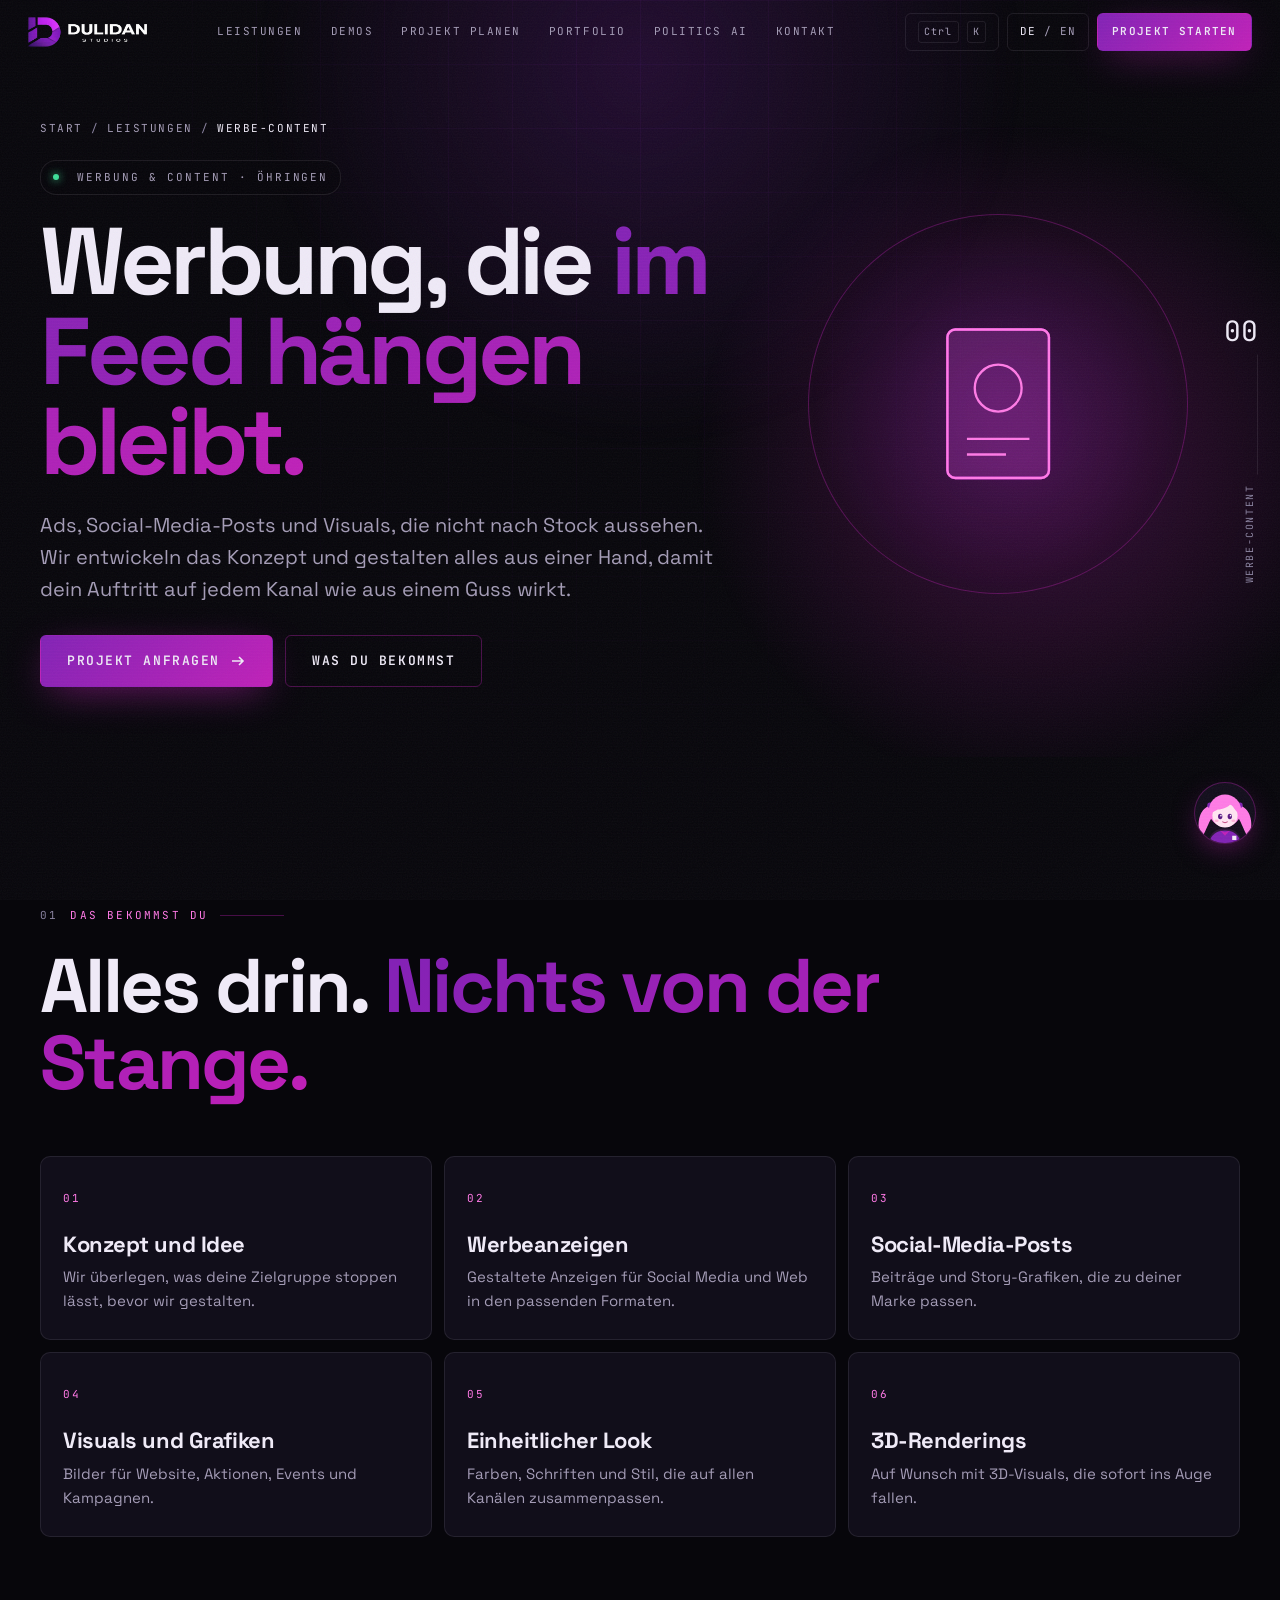
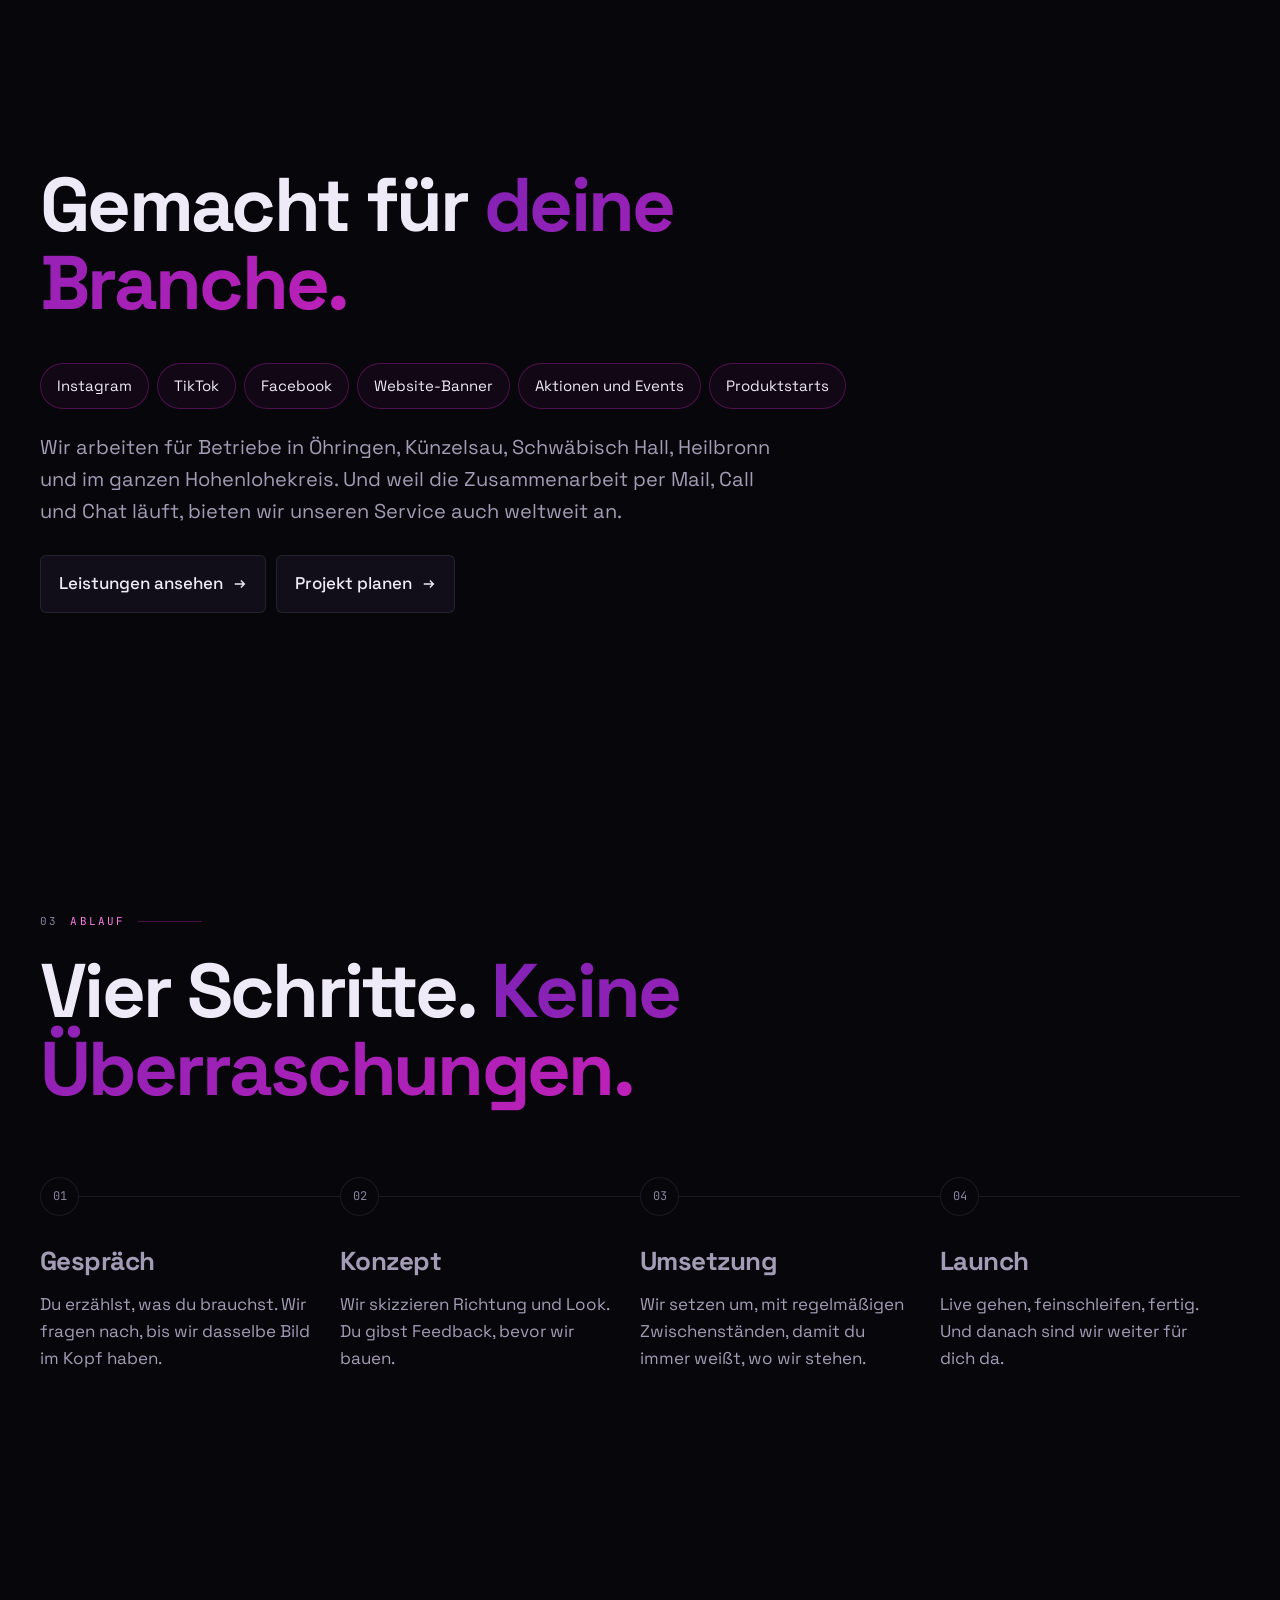
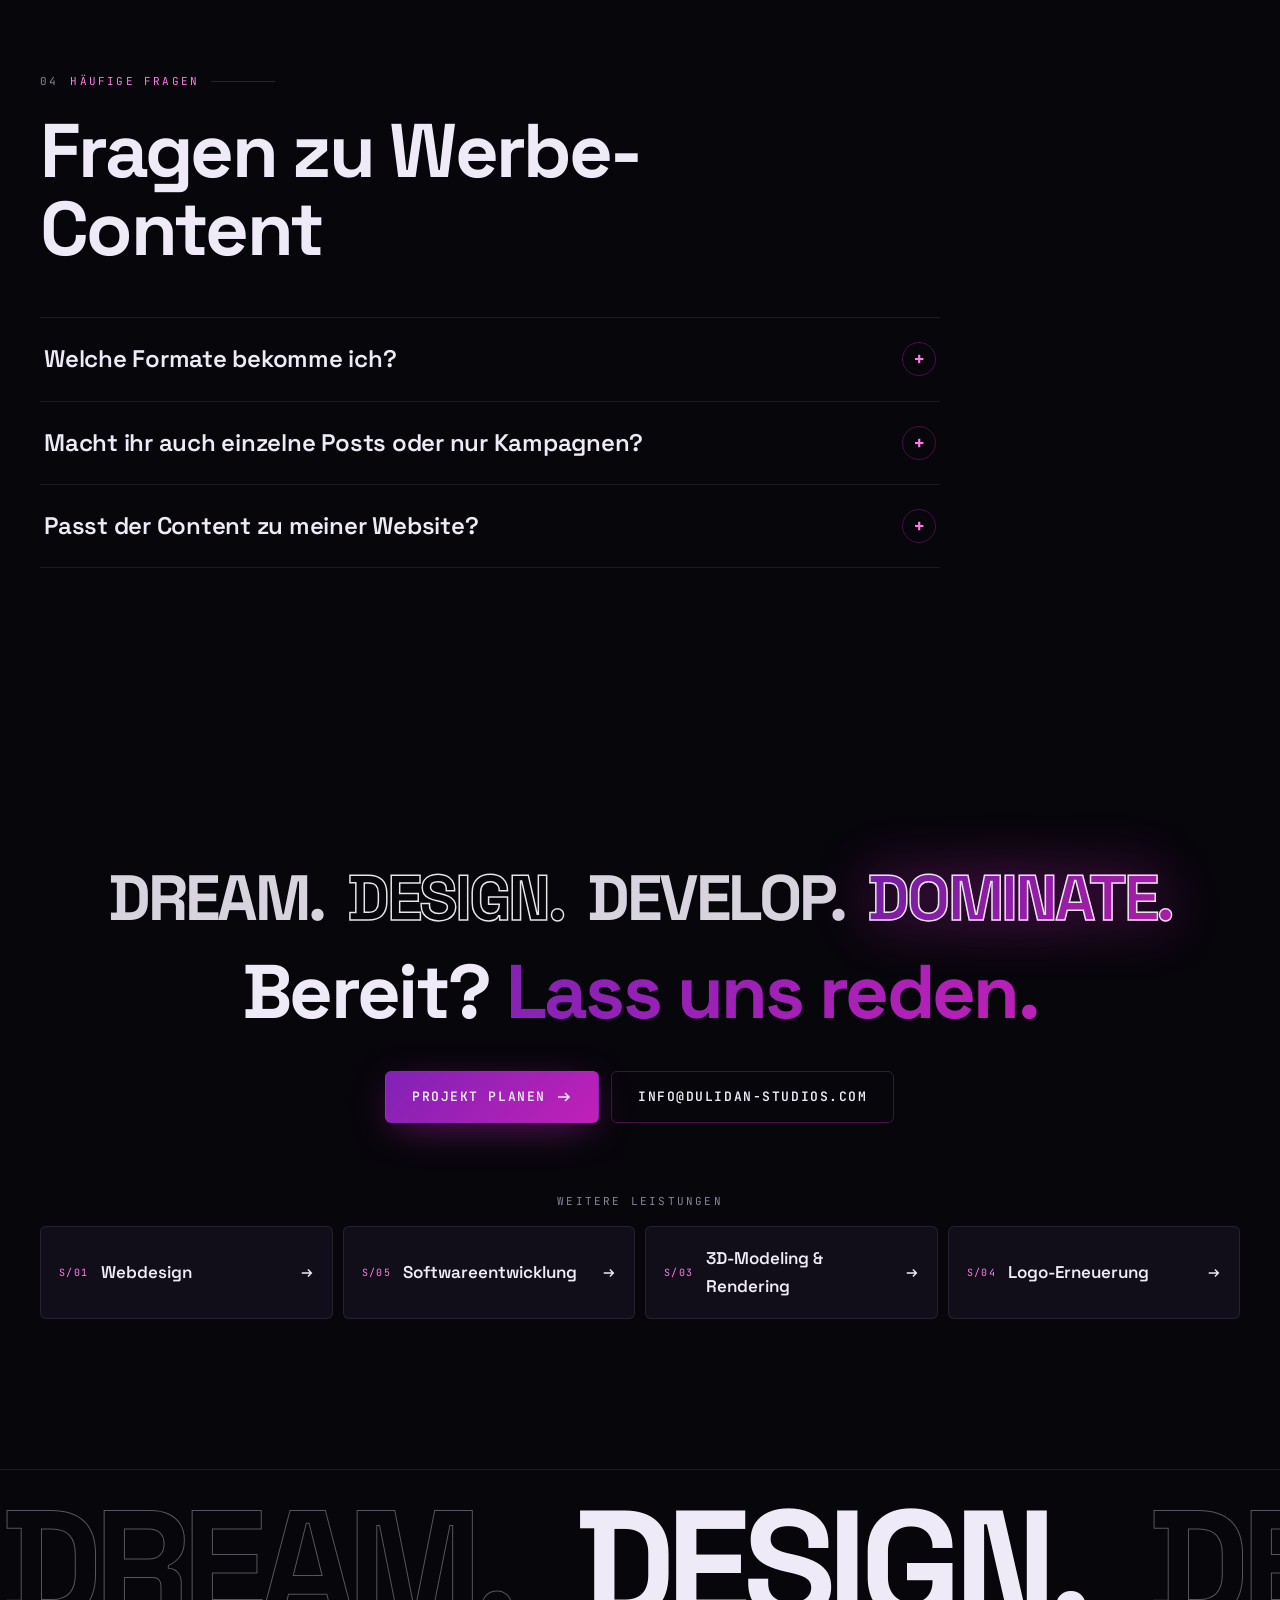
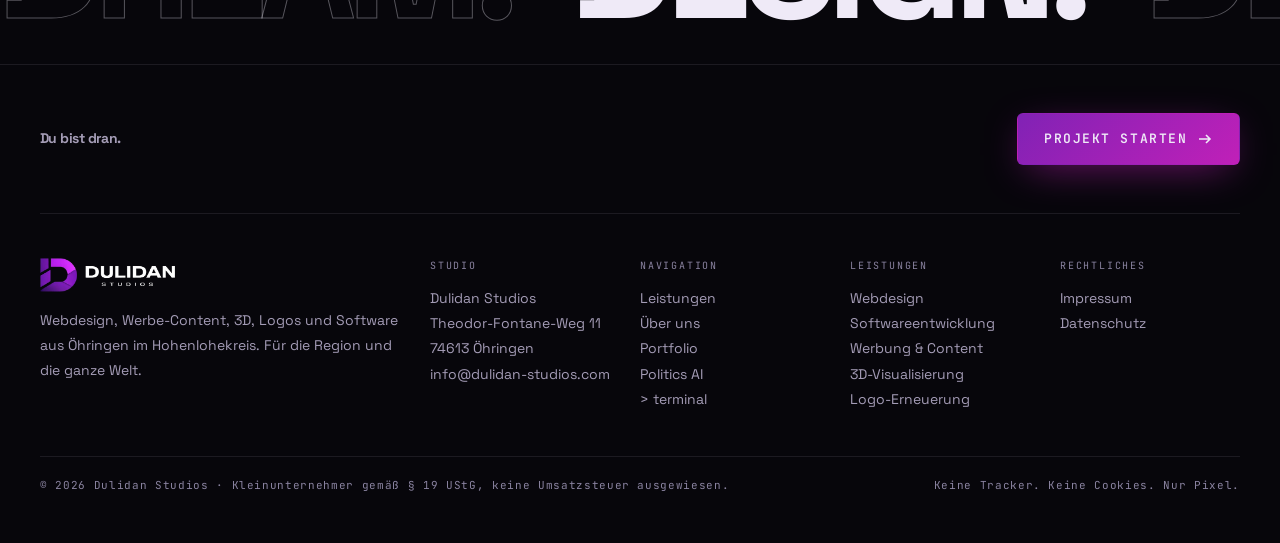
<file: werbung/index.html>
<!DOCTYPE html>
<html lang="de">
<head>
<meta charset="UTF-8">
<meta name="viewport" content="width=device-width, initial-scale=1">
<title>Werbung & Social-Media-Content Öhringen | Dulidan Studios</title>
<meta name="description" content="Werbe-Content aus Öhringen: Ads, Social-Media-Posts und Visuals, die im Feed auffallen. Konzept und Gestaltung aus einer Hand für Hohenlohe und weltweit.">
<meta name="theme-color" content="#07060b">
<meta name="color-scheme" content="dark">
<meta name="robots" content="index,follow,max-image-preview:large,max-snippet:-1">
<meta name="author" content="Dulidan Studios">
<meta name="geo.region" content="DE-BW">
<meta name="geo.placename" content="Öhringen">
<meta name="geo.position" content="49.2003;9.5025">
<meta name="ICBM" content="49.2003, 9.5025">
<link rel="alternate" hreflang="de" href="https://dulidan-studios.com/werbung/">
<link rel="alternate" hreflang="x-default" href="https://dulidan-studios.com/werbung/">
<link rel="canonical" href="https://dulidan-studios.com/werbung/">
<meta property="og:type" content="website">
<meta property="og:site_name" content="Dulidan Studios">
<meta property="og:title" content="Werbung & Social-Media-Content Öhringen">
<meta property="og:description" content="Werbe-Content aus Öhringen: Ads, Social-Media-Posts und Visuals, die im Feed auffallen. Konzept und Gestaltung aus einer Hand für Hohenlohe und weltweit.">
<meta property="og:url" content="https://dulidan-studios.com/werbung/">
<meta property="og:image" content="https://dulidan-studios.com/assets/img/og.jpg">
<meta property="og:image:width" content="1200">
<meta property="og:image:height" content="630">
<meta property="og:locale" content="de_DE">
<meta name="twitter:card" content="summary_large_image">
<link rel="icon" href="/favicon.ico" sizes="any">
<link rel="apple-touch-icon" href="/apple-touch-icon.png">
<link rel="manifest" href="/site.webmanifest">
<link rel="preload" href="/assets/fonts/space-grotesk.woff2" as="font" type="font/woff2" crossorigin>
<link rel="preload" href="/assets/fonts/jetbrains-mono.woff2" as="font" type="font/woff2" crossorigin>
<link rel="stylesheet" href="/assets/css/main.css">
<noscript><style>.rv,.rv-mask{opacity:1!important;transform:none!important;clip-path:none!important}.epic{height:auto!important}.epic-words .w{opacity:1!important;position:static!important}</style></noscript>
<script type="application/ld+json">{"@context":"https://schema.org","@graph":[{"@type":"Service","@id":"https://dulidan-studios.com/werbung/#service","name":"Werbung, Social-Media-Content und Werbegrafik","serviceType":"Werbung, Social-Media-Content und Werbegrafik","description":"Werbe-Content aus Öhringen: Ads, Social-Media-Posts und Visuals, die im Feed auffallen. Konzept und Gestaltung aus einer Hand für Hohenlohe und weltweit.","url":"https://dulidan-studios.com/werbung/","provider":{"@type":["ProfessionalService","Organization"],"@id":"https://dulidan-studios.com/#org","name":"Dulidan Studios","url":"https://dulidan-studios.com/","address":{"@type":"PostalAddress","streetAddress":"Theodor-Fontane-Weg 11","postalCode":"74613","addressLocality":"Öhringen","addressRegion":"Baden-Württemberg","addressCountry":"DE"}},"areaServed":[{"@type":"City","name":"Öhringen"},{"@type":"AdministrativeArea","name":"Hohenlohekreis"},{"@type":"City","name":"Heilbronn"},{"@type":"City","name":"Schwäbisch Hall"},{"@type":"City","name":"Künzelsau"},{"@type":"Country","name":"Deutschland"},"Weltweit"]},{"@type":"WebPage","@id":"https://dulidan-studios.com/werbung/#webpage","url":"https://dulidan-studios.com/werbung/","name":"Werbung & Social-Media-Content Öhringen | Dulidan Studios","isPartOf":{"@id":"https://dulidan-studios.com/#website"},"about":{"@id":"https://dulidan-studios.com/werbung/#service"},"inLanguage":"de-DE"},{"@type":"BreadcrumbList","itemListElement":[{"@type":"ListItem","position":1,"name":"Start","item":"https://dulidan-studios.com/"},{"@type":"ListItem","position":2,"name":"Leistungen","item":"https://dulidan-studios.com/#leistungen"},{"@type":"ListItem","position":3,"name":"Werbe-Content","item":"https://dulidan-studios.com/werbung/"}]},{"@type":"FAQPage","@id":"https://dulidan-studios.com/werbung/#faq","mainEntity":[{"@type":"Question","name":"Welche Formate bekomme ich?","acceptedAnswer":{"@type":"Answer","text":"Die Formate, die du brauchst, zum Beispiel Feed, Story und Anzeigenformate, fertig zum Hochladen."}},{"@type":"Question","name":"Macht ihr auch einzelne Posts oder nur Kampagnen?","acceptedAnswer":{"@type":"Answer","text":"Beides. Von einer einzelnen Aktion bis zum kompletten Look für deinen Kanal."}},{"@type":"Question","name":"Passt der Content zu meiner Website?","acceptedAnswer":{"@type":"Answer","text":"Ja, wenn du möchtest, gestalten wir Website und Werbe-Content im selben Stil. So wirkt alles wie aus einem Guss."}}]}]}</script>
<script>try{if(localStorage.getItem("dd_lang")==="en")document.documentElement.lang="en"}catch(e){}</script>
<script src="/assets/js/main.js" defer></script>
</head>
<body data-page="portfolio">
<svg width="0" height="0" style="position:absolute" aria-hidden="true">
  <defs>
    <!-- TODO: April-Illustration durch finale Grafik ersetzen (Platzhalter-Vektor) -->
    <symbol id="april" viewBox="0 0 100 100">
      <path fill="#ff7ae6" d="M24 38C6 44 2 70 10 92c6-6 12-26 20-38z"/>
      <path fill="#ff7ae6" d="M76 38c18 6 22 32 14 54-6-6-12-26-20-38z"/>
      <circle cx="25" cy="37" r="4.5" fill="#8122b5"/><circle cx="75" cy="37" r="4.5" fill="#8122b5"/>
      <circle cx="50" cy="46" r="27" fill="#ff7ae6"/>
      <path fill="#2a1736" d="M22 100c2-16 13-24 28-24s26 8 28 24z"/>
      <path fill="#8122b5" d="M24 100c2-14 12-21 26-21s24 7 26 21z"/>
      <path fill="#c020b8" d="M42 79l8 9 8-9-8 3z"/>
      <path fill="#fff" opacity=".9" d="M62 88h7v7h-7z"/>
      <ellipse cx="50" cy="54" rx="21" ry="20" fill="#ffe6f2"/>
      <path fill="#ff7ae6" d="M28 50c0-16 10-25 22-25s22 9 22 25c-6-6-10-12-12-16-4 6-14 10-22 10-4 2-8 4-10 6z"/>
      <ellipse cx="42" cy="56" rx="3.6" ry="4.6" fill="#5b1782"/><ellipse cx="58" cy="56" rx="3.6" ry="4.6" fill="#5b1782"/>
      <circle cx="43.2" cy="54.4" r="1.3" fill="#fff"/><circle cx="59.2" cy="54.4" r="1.3" fill="#fff"/>
      <path d="M46 65q4 3 8 0" stroke="#c0407a" stroke-width="1.6" fill="none" stroke-linecap="round"/>
      <ellipse cx="36" cy="63" rx="3.5" ry="2" fill="#ff9fd0" opacity=".7"/><ellipse cx="64" cy="63" rx="3.5" ry="2" fill="#ff9fd0" opacity=".7"/>
    </symbol>
    <symbol id="i-arrow" viewBox="0 0 16 16"><path d="M2 8h11M9 4l4 4-4 4" fill="none" stroke="currentColor" stroke-width="1.6"/></symbol>
    <symbol id="i-ext" viewBox="0 0 16 16"><path d="M6 3H3v10h10v-3M9 3h4v4M13 3L7 9" fill="none" stroke="currentColor" stroke-width="1.5"/></symbol>
    <symbol id="i-check" viewBox="0 0 16 16"><path d="M3 8.5l3 3 7-7" fill="none" stroke="currentColor" stroke-width="1.6"/></symbol>
  </defs>
</svg>

<a class="skip" href="#main" data-en="Skip to content">Zum Inhalt springen</a>
<div class="bg-grid" aria-hidden="true"></div>
<div class="bg-glow" aria-hidden="true"></div>
<div class="fx fx-noise" aria-hidden="true"></div>
<div class="fx fx-scan" aria-hidden="true"></div>
<div class="wipe" id="wipe" aria-hidden="true"><img src="/assets/img/logo-mark.webp" alt="" width="64" height="64"></div>

<!-- HUD -->
<div class="hud hud-progress" aria-hidden="true"><i id="progress"></i></div>
<div class="hud hud-r" aria-hidden="true"><span class="idx mono" id="hudIdx">00</span><span class="bar"><i id="hudBar"></i></span><span class="name" id="hudName">Start</span></div>
<div class="hud hud-bl" aria-hidden="true"><span class="status-dot"></span>Öhringen <b class="mono" id="hudClock">--:--:--</b> · 49.20°N 9.50°E</div>
<div class="hud hud-br" aria-hidden="true">Scroll <b class="mono" id="hudPct">000%</b> · <span data-en="Ctrl+K Command">Strg+K Kommando</span></div>

<!-- NAV -->
<header class="nav" id="nav">
  <a class="nav-logo" href="/" aria-label="Dulidan Studios, Startseite"><img src="/assets/img/logo-full.webp" alt="Dulidan Studios" width="458" height="115"></a>
  <nav aria-label="Hauptnavigation">
    <ul class="nav-links">
      <li><a href="/#leistungen" data-en="Services">Leistungen</a></li>
      <li><a href="/#demos">Demos</a></li>
      <li><a href="/#projekt" data-en="Plan a project">Projekt planen</a></li>
      <li><a href="/portfolio/" class="active">Portfolio</a></li>
      <li><a href="/politics-ai/">Politics AI</a></li>
      <li><a href="/#kontakt" data-en="Contact">Kontakt</a></li>
    </ul>
  </nav>
  <div class="nav-tools">
    <button class="chip-btn cmdk-btn" type="button" id="cmdkBtn" aria-label="Kommandozentrale öffnen"><kbd>Ctrl</kbd><kbd>K</kbd></button>
    <button class="chip-btn lang-btn" type="button" id="langBtn" aria-label="DE/EN: Sprache wechseln"><span data-l="de">DE</span>/<span data-l="en">EN</span></button>
    <a class="btn btn-solid btn-nav" href="/#projekt" data-en="Start project">Projekt starten</a>
    <button class="burger" id="burger" type="button" aria-label="Menü" aria-expanded="false" aria-controls="mmenu"><span></span></button>
  </div>
</header>
<div class="mmenu" id="mmenu">
  <a href="/#leistungen"><span>01</span><b data-en="Services">Leistungen</b></a>
  <a href="/#fuerwen"><span>02</span><b data-en="Who it's for">Für wen</b></a>
  <a href="/#demos"><span>03</span><b>Demos</b></a>
  <a href="/#projekt"><span>04</span><b data-en="Plan a project">Projekt planen</b></a>
  <a href="/portfolio/"><span>05</span><b>Portfolio</b></a>
  <a href="/politics-ai/"><span>06</span><b>Politics AI</b></a>
  <a href="/#kontakt"><span>08</span><b data-en="Contact">Kontakt</b></a>
</div>

<main id="main">
<section class="sv-hero" id="top" data-sec="Werbe-Content" aria-labelledby="sv-h">
  <div class="wrap sv-hero-in">
    <div>
      <nav class="crumbs mono" aria-label="Brotkrumen"><a href="/">Start</a><span>/</span><a href="/#leistungen" data-en="Services">Leistungen</a><span>/</span><span aria-current="page">Werbe-Content</span></nav>
      <p class="hero-kicker"><span class="status-dot"></span><span data-en="Ads & content · Öhringen">Werbung & Content · Öhringen</span></p>
      <h1 class="sv-title" id="sv-h" data-en="Ads that <em>stick in the feed.</em>">Werbung, die <em>im Feed hängen bleibt.</em></h1>
      <p class="lead" data-en="Ads, social posts and visuals that don't look like stock. We develop the concept and design everything from one hand, so your presence looks consistent on every channel.">Ads, Social-Media-Posts und Visuals, die nicht nach Stock aussehen. Wir entwickeln das Konzept und gestalten alles aus einer Hand, damit dein Auftritt auf jedem Kanal wie aus einem Guss wirkt.</p>
      <div class="hero-cta"><a class="btn btn-solid mag" href="/?leistung=ads#projekt" data-cursor="Los"><span data-en="Request a project">Projekt anfragen</span><svg aria-hidden="true"><use href="#i-arrow"/></svg></a><a class="btn mag" href="#leistung"><span data-en="What you get">Was du bekommst</span></a></div>
    </div>
    <div class="sv-ico" aria-hidden="true"><svg class="svc-ico ico-ads" viewBox="0 0 120 96" aria-hidden="true" fill="none" stroke-width="1.2"><g class="fr"><rect x="34" y="10" width="52" height="76" rx="4" stroke="#8122b5" fill="rgba(129,34,181,.12)"/></g><g class="fr"><rect x="34" y="10" width="52" height="76" rx="4" stroke="#c020b8" fill="rgba(192,32,184,.12)"/><path d="M44 66h32M44 74h20" stroke="#ff7ae6"/></g><g class="fr"><rect x="34" y="10" width="52" height="76" rx="4" stroke="#ff7ae6" fill="rgba(255,122,230,.08)"/><circle cx="60" cy="40" r="12" stroke="#ff7ae6"/></g></svg></div>
  </div>
</section>

<section class="sec" id="leistung" data-sec="Leistung" data-sec-en="Service" aria-labelledby="get-h">
  <div class="wrap">
    <p class="sec-label rv"><span class="n">01</span><span data-en="What you get">Das bekommst du</span></p>
    <h2 class="h2 rv-mask" id="get-h" data-en="Everything included. <em>Nothing off the shelf.</em>">Alles drin. <em>Nichts von der Stange.</em></h2>
    <div class="sg-grid">
        <article class="sg-card rv tilt" style="--d:0.0s"><span class="sg-n mono">01</span><h3 data-en="Concept and idea">Konzept und Idee</h3><p data-en="We think about what makes your audience stop scrolling before we design.">Wir überlegen, was deine Zielgruppe stoppen lässt, bevor wir gestalten.</p></article>
        <article class="sg-card rv tilt" style="--d:0.06s"><span class="sg-n mono">02</span><h3 data-en="Ads">Werbeanzeigen</h3><p data-en="Designed ads for social media and the web in the right formats.">Gestaltete Anzeigen für Social Media und Web in den passenden Formaten.</p></article>
        <article class="sg-card rv tilt" style="--d:0.12s"><span class="sg-n mono">03</span><h3 data-en="Social posts">Social-Media-Posts</h3><p data-en="Posts and story graphics that fit your brand.">Beiträge und Story-Grafiken, die zu deiner Marke passen.</p></article>
        <article class="sg-card rv tilt" style="--d:0.0s"><span class="sg-n mono">04</span><h3 data-en="Visuals and graphics">Visuals und Grafiken</h3><p data-en="Images for your website, promotions, events and campaigns.">Bilder für Website, Aktionen, Events und Kampagnen.</p></article>
        <article class="sg-card rv tilt" style="--d:0.06s"><span class="sg-n mono">05</span><h3 data-en="Consistent look">Einheitlicher Look</h3><p data-en="Colours, fonts and style that work together on all channels.">Farben, Schriften und Stil, die auf allen Kanälen zusammenpassen.</p></article>
        <article class="sg-card rv tilt" style="--d:0.12s"><span class="sg-n mono">06</span><h3 data-en="3D renderings">3D-Renderings</h3><p data-en="If you like, with 3D visuals that catch the eye instantly.">Auf Wunsch mit 3D-Visuals, die sofort ins Auge fallen.</p></article>
    </div>
  </div>
</section>

<section class="sec sec-tight" id="einsatz" data-sec="Einsatz" data-sec-en="Use cases" aria-labelledby="use-h">
  <div class="wrap">
    <p class="sec-label rv"><span class="n">02</span><span data-en="Use cases">Wofür</span></p>
    <h2 class="h2 rv-mask" id="use-h" data-en="Made for <em>your industry.</em>">Gemacht für <em>deine Branche.</em></h2>
    <ul class="use-list rv"><li data-en="Instagram">Instagram</li><li data-en="TikTok">TikTok</li><li data-en="Facebook">Facebook</li><li data-en="Website banners">Website-Banner</li><li data-en="Promotions and events">Aktionen und Events</li><li data-en="Product launches">Produktstarts</li></ul>
    <p class="lead rv" data-en="We work for businesses in Öhringen, Künzelsau, Schwäbisch Hall, Heilbronn and the whole Hohenlohe district. And because we collaborate by email, call and chat, we offer our services worldwide too.">Wir arbeiten für Betriebe in Öhringen, Künzelsau, Schwäbisch Hall, Heilbronn und im ganzen Hohenlohekreis. Und weil die Zusammenarbeit per Mail, Call und Chat läuft, bieten wir unseren Service auch weltweit an.</p>
    <div class="ex-row rv"><a class="ex-link" href="/#leistungen"><span>Leistungen ansehen</span><svg width="14" height="14" aria-hidden="true"><use href="#i-arrow"/></svg></a><a class="ex-link" href="/#projekt"><span>Projekt planen</span><svg width="14" height="14" aria-hidden="true"><use href="#i-arrow"/></svg></a></div>
  </div>
</section>

<section class="sec" id="prozess" data-sec="Ablauf" data-sec-en="Process" aria-labelledby="proc-h">
  <div class="wrap">
    <p class="sec-label rv"><span class="n">03</span><span data-en="Process">Ablauf</span></p>
    <h2 class="h2 rv-mask" id="proc-h" data-en="Four steps. <em>No surprises.</em>">Vier Schritte. <em>Keine Überraschungen.</em></h2>
    <div class="proc" id="proc">
      <div class="proc-line" aria-hidden="true"><i id="procLine"></i></div>
      <div class="step"><span class="step-dot">01</span><h3 data-en="Talk">Gespräch</h3><p data-en="You tell us what you need. We ask until we have the same picture in mind.">Du erzählst, was du brauchst. Wir fragen nach, bis wir dasselbe Bild im Kopf haben.</p></div>
      <div class="step"><span class="step-dot">02</span><h3 data-en="Concept">Konzept</h3><p data-en="We sketch direction and look. You give feedback before we build.">Wir skizzieren Richtung und Look. Du gibst Feedback, bevor wir bauen.</p></div>
      <div class="step"><span class="step-dot">03</span><h3 data-en="Build">Umsetzung</h3><p data-en="We build with regular check-ins, so you always know where we are.">Wir setzen um, mit regelmäßigen Zwischenständen, damit du immer weißt, wo wir stehen.</p></div>
      <div class="step"><span class="step-dot">04</span><h3>Launch</h3><p data-en="Go live, polish, done. And afterwards we're still there.">Live gehen, feinschleifen, fertig. Und danach sind wir weiter für dich da.</p></div>
    </div>
  </div>
</section>

<section class="sec" id="faq" data-sec="FAQ" aria-labelledby="faq-h">
  <div class="wrap">
    <p class="sec-label rv"><span class="n">04</span><span data-en="FAQ">Häufige Fragen</span></p>
    <h2 class="h2 rv-mask" id="faq-h" data-en="Questions about Werbe-Content">Fragen zu Werbe-Content</h2>
    <div class="faq-list rv">
      <details><summary><span data-en="Which formats do I get?">Welche Formate bekomme ich?</span><i aria-hidden="true">+</i></summary><p data-en="The formats you need, for example feed, story and ad formats, ready to upload.">Die Formate, die du brauchst, zum Beispiel Feed, Story und Anzeigenformate, fertig zum Hochladen.</p></details>
      <details><summary><span data-en="Do you do single posts or only campaigns?">Macht ihr auch einzelne Posts oder nur Kampagnen?</span><i aria-hidden="true">+</i></summary><p data-en="Both. From a single promotion to the complete look for your channel.">Beides. Von einer einzelnen Aktion bis zum kompletten Look für deinen Kanal.</p></details>
      <details><summary><span data-en="Does the content match my website?">Passt der Content zu meiner Website?</span><i aria-hidden="true">+</i></summary><p data-en="Yes, if you like we design website and ad content in the same style so everything looks consistent.">Ja, wenn du möchtest, gestalten wir Website und Werbe-Content im selben Stil. So wirkt alles wie aus einem Guss.</p></details>
    </div>
  </div>
</section>

<section class="sec sv-cta" data-sec="Los geht's" data-sec-en="Let's go" aria-labelledby="cta-h">
  <div class="wrap">
    <p class="lockup lockup-sm" aria-hidden="true"><span>Dream.</span> <span>Design.</span> <span>Develop.</span> <span class="dom">Dominate.</span></p>
    <h2 class="h2 rv-mask" id="cta-h" data-en="Ready? <em>Let's talk.</em>">Bereit? <em>Lass uns reden.</em></h2>
    <div class="hero-cta"><a class="btn btn-solid mag" href="/?leistung=ads#projekt" data-cursor="Go"><span data-en="Plan your project">Projekt planen</span><svg aria-hidden="true"><use href="#i-arrow"/></svg></a><a class="btn mag" href="mailto:info@dulidan-studios.com">info@dulidan-studios.com</a></div>
    <p class="ms-h mono" data-en="More services">Weitere Leistungen</p>
    <div class="ms-row"><a class="ms-card" href="/webdesign/"><span class="mono">S/01</span><b>Webdesign</b><svg width="14" height="14" aria-hidden="true"><use href="#i-arrow"/></svg></a><a class="ms-card" href="/softwareentwicklung/"><span class="mono">S/05</span><b>Softwareentwicklung</b><svg width="14" height="14" aria-hidden="true"><use href="#i-arrow"/></svg></a><a class="ms-card" href="/3d-visualisierung/"><span class="mono">S/03</span><b>3D-Modeling & Rendering</b><svg width="14" height="14" aria-hidden="true"><use href="#i-arrow"/></svg></a><a class="ms-card" href="/logo-design/"><span class="mono">S/04</span><b>Logo-Erneuerung</b><svg width="14" height="14" aria-hidden="true"><use href="#i-arrow"/></svg></a></div>
  </div>
</section>
</main>

<footer class="footer">
  <div class="slogan-run" aria-hidden="true">
    <div class="slogan-track"><span>Dream.</span><span>Design.</span><span>Develop.</span><span>Dominate.</span><span>Dream.</span><span>Design.</span><span>Develop.</span><span>Dominate.</span></div>
  </div>
  <div class="wrap">
    <div class="footer-cta">
      <p class="footer-cta-t" data-en="Your turn.">Du bist dran.</p>
      <a class="btn btn-solid mag" href="/#projekt" data-cursor="Go"><span data-en="Start your project">Projekt starten</span><svg aria-hidden="true"><use href="#i-arrow"/></svg></a>
    </div>
    <div class="footer-grid">
      <div>
        <img class="footer-logo" src="/assets/img/logo-full.webp" alt="Dulidan Studios" width="458" height="115" loading="lazy">
        <p data-en="Web design, ad content, 3D, logos and software from Öhringen in the Hohenlohe district. For the region and the whole world.">Webdesign, Werbe-Content, 3D, Logos und Software aus Öhringen im Hohenlohekreis. Für die Region und die ganze Welt.</p>
      </div>
      <div><h3>Studio</h3><p>Dulidan Studios<br>Theodor-Fontane-Weg 11<br>74613 Öhringen<br><a href="mailto:info@dulidan-studios.com">info@dulidan-studios.com</a></p></div>
      <div><h3 data-en="Navigate">Navigation</h3><ul><li><a href="/#leistungen" data-en="Services">Leistungen</a></li><li><a href="/ueber-uns/" data-en="About us">Über uns</a></li><li><a href="/portfolio/">Portfolio</a></li><li><a href="/politics-ai/">Politics AI</a></li><li><button type="button" class="js-term" style="color:inherit;font:inherit">&gt; terminal</button></li></ul></div>
      <div><h3 data-en="Services">Leistungen</h3><ul><li><a href="/webdesign/">Webdesign</a></li><li><a href="/softwareentwicklung/" data-en="Software development">Softwareentwicklung</a></li><li><a href="/werbung/" data-en="Ads &amp; content">Werbung &amp; Content</a></li><li><a href="/3d-visualisierung/" data-en="3D visualisation">3D-Visualisierung</a></li><li><a href="/logo-design/" data-en="Logo refresh">Logo-Erneuerung</a></li></ul></div>
      <div><h3 data-en="Legal">Rechtliches</h3><ul><li><a href="/impressum/" data-en="Imprint">Impressum</a></li><li><a href="/datenschutz/" data-en="Privacy">Datenschutz</a></li></ul></div>
    </div>
    <div class="footer-bottom">
      <span>© <span class="js-year">2026</span> Dulidan Studios · <span data-en="Small business according to § 19 UStG, no VAT shown.">Kleinunternehmer gemäß § 19 UStG, keine Umsatzsteuer ausgewiesen.</span></span>
      <span><span data-en="No trackers. No cookies. Just pixels.">Keine Tracker. Keine Cookies. Nur Pixel.</span></span>
    </div>
  </div>
</footer>

<!-- APRIL COMPANION -->
<div class="april" id="april">
  <div class="april-bubble" id="aprilBubble" role="status" aria-live="polite"><small>APRIL</small><span id="aprilText"></span></div>
  <button class="april-av" id="aprilBtn" type="button" aria-label="April, das Dulidan-Maskottchen. Klicken für einen Tipp."><svg aria-hidden="true"><use href="#april"/></svg></button>
</div>

<!-- COMMAND PALETTE -->
<div class="modal" id="palette" role="dialog" aria-modal="true" aria-label="Kommandozentrale">
  <div class="pal">
    <div class="pal-in"><svg viewBox="0 0 20 20" aria-hidden="true"><circle cx="9" cy="9" r="6"/><path d="M14 14l4 4"/></svg>
      <input id="palIn" type="text" role="combobox" aria-expanded="true" aria-controls="palList" aria-autocomplete="list" placeholder="Wohin? Sektion, Projekt, Befehl …" data-en-ph="Where to? Section, project, command …" autocomplete="off" spellcheck="false"><kbd>ESC</kbd></div>
    <ul class="pal-list" id="palList" role="listbox"></ul>
    <div class="pal-foot"><span>↑↓ <span data-en="navigate">navigieren</span></span><span>↵ <span data-en="open">öffnen</span></span><span>esc <span data-en="close">schließen</span></span></div>
  </div>
</div>

<!-- TERMINAL -->
<div class="modal" id="terminal" role="dialog" aria-modal="true" aria-label="Terminal">
  <div class="tbox">
    <div class="term-bar"><i></i><i></i><i></i><span>dulidan-os // terminal</span></div>
    <div class="tbox-out" id="tOut" aria-live="polite"></div>
    <form class="tbox-row" id="tForm" autocomplete="off"><span>guest@dulidan:~$</span><label for="tIn" class="sr">Befehl</label><input id="tIn" spellcheck="false" autocapitalize="off"></form>
  </div>
</div>

<div class="toast" id="toast" role="status" aria-live="polite"></div>
<div class="cursor" id="cursor" aria-hidden="true"><span class="cursor-label" id="cursorLabel"></span></div>
<div class="cursor-dot" id="cursorDot" aria-hidden="true"></div>
</body>
</html>
</file>
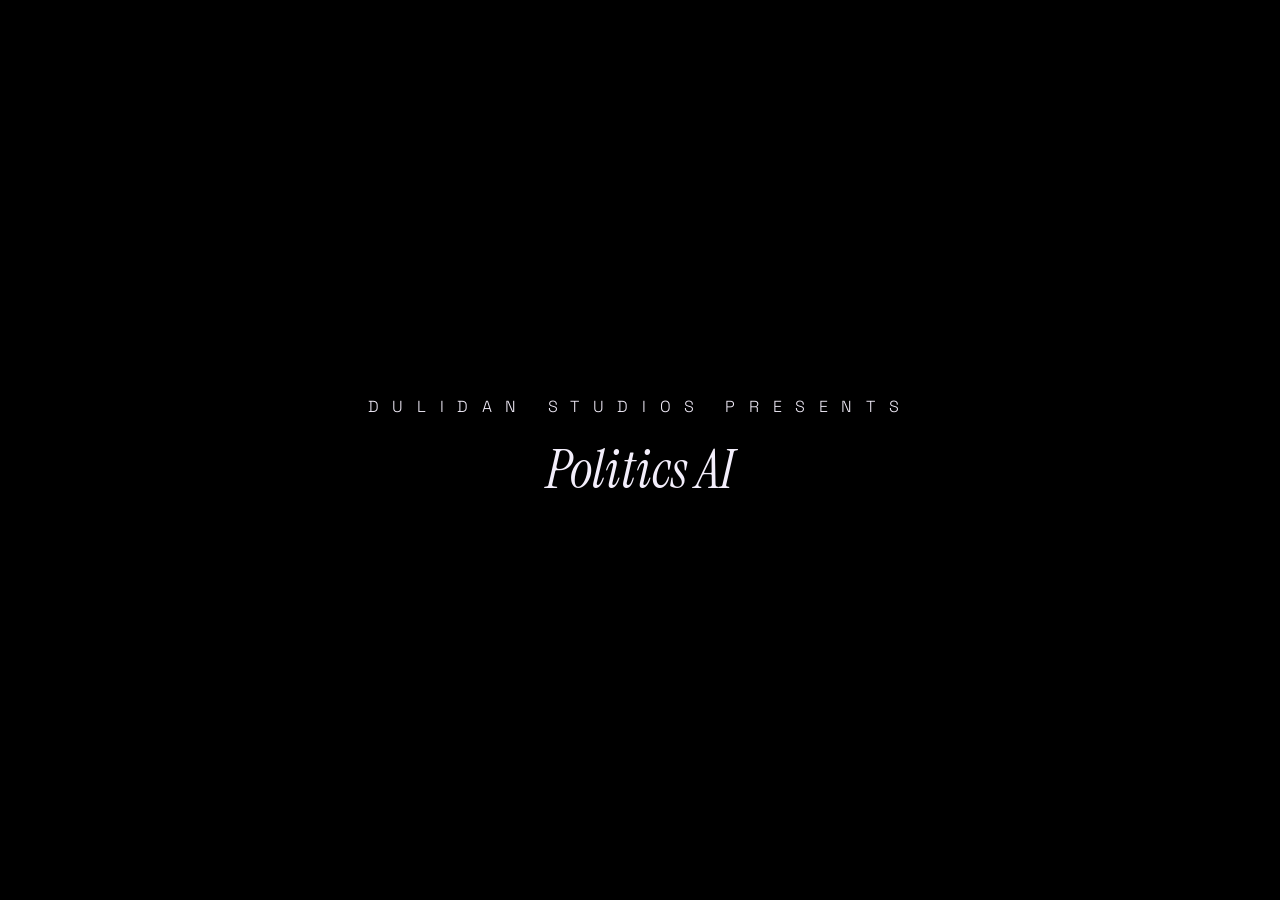
<file: demos/politics-ai-story/index.html>
<!DOCTYPE html>
<html lang="de">
<head>
<meta charset="UTF-8">
<meta name="viewport" content="width=device-width, initial-scale=1, viewport-fit=cover">
<title>Politics AI · Die Story · Showcase von Dulidan Studios</title>
<meta name="description" content="Interaktive Showcase-Story zu Politics AI von Dulidan Studios: Halten, Level freischalten, die Welt verändern.">
<meta name="robots" content="noindex,follow">
<meta name="theme-color" content="#000000">
<link rel="icon" href="/favicon.ico" sizes="any">
<link rel="preload" href="fonts/instrument-serif-italic.woff2" as="font" type="font/woff2" crossorigin>
<style>
@font-face{font-family:"Instrument Serif";src:url("fonts/instrument-serif-italic.woff2") format("woff2");font-style:italic;font-display:swap}
@font-face{font-family:"Instrument Serif";src:url("fonts/instrument-serif.woff2") format("woff2");font-style:normal;font-display:swap}
@font-face{font-family:"Space Grotesk";src:url("/assets/fonts/space-grotesk.woff2") format("woff2");font-weight:300 700;font-display:swap}
@font-face{font-family:"JetBrains Mono";src:url("/assets/fonts/jetbrains-mono.woff2") format("woff2");font-weight:100 800;font-display:swap}
:root{
  --bg:#000;--a:#8122b5;--b:#c020b8;--txt:#f3eefb;--mut:rgba(243,238,251,.62);
  --serif:"Instrument Serif","Cormorant Garamond",Georgia,"Times New Roman",serif;
  --sans:"Space Grotesk",system-ui,-apple-system,"Segoe UI",Roboto,sans-serif;
  --mono:"JetBrains Mono",ui-monospace,Menlo,Consolas,monospace;
  --sat:env(safe-area-inset-top,0px);--sab:env(safe-area-inset-bottom,0px);
  --ease:cubic-bezier(.2,.8,.2,1);
}
*,*::before,*::after{box-sizing:border-box;margin:0;padding:0}
html,body{height:100%;overflow:hidden;background:#000;color:var(--txt);font-family:var(--sans);-webkit-font-smoothing:antialiased;touch-action:none;-webkit-user-select:none;user-select:none;-webkit-tap-highlight-color:transparent}
button,input{font:inherit;color:inherit}
:focus-visible{outline:2px solid #fff;outline-offset:4px;border-radius:6px}
.sr{position:absolute;width:1px;height:1px;overflow:hidden;clip:rect(0 0 0 0);white-space:nowrap}
body{transition:background 1s}
#gl{position:fixed;inset:0;width:100%;height:100%;display:block}

/* Filmlook */
.fx{position:fixed;inset:0;pointer-events:none;z-index:5}
.vignette{background:radial-gradient(ellipse at 50% 50%,transparent 45%,rgba(0,0,0,.75) 100%)}
.grain{opacity:.09;mix-blend-mode:overlay;background-image:url("data:image/svg+xml,%3Csvg xmlns='http://www.w3.org/2000/svg' width='220' height='220'%3E%3Cfilter id='n'%3E%3CfeTurbulence type='fractalNoise' baseFrequency='.9' numOctaves='3' stitchTiles='stitch'/%3E%3C/filter%3E%3Crect width='100%25' height='100%25' filter='url(%23n)'/%3E%3C/svg%3E");animation:grain .5s steps(4) infinite}
@keyframes grain{0%{transform:translate(0,0)}25%{transform:translate(-3%,2%)}50%{transform:translate(2%,-3%)}75%{transform:translate(-2%,-1%)}100%{transform:translate(1%,3%)}}
.curtain{position:fixed;inset:0;z-index:30;background:#000;opacity:1;pointer-events:none;transition:opacity .7s var(--ease)}
.curtain.off{opacity:0}
.flash{position:fixed;inset:0;z-index:31;pointer-events:none;background:radial-gradient(circle at 50% 40%,#fff,#ffd2c8 30%,rgba(255,80,60,0) 70%);opacity:0}
.flash.on{animation:flash 1.4s ease-out}
@keyframes flash{0%{opacity:0}6%{opacity:1}100%{opacity:0}}

/* Intro */
.intro{position:fixed;inset:0;z-index:40;display:grid;place-items:center;pointer-events:none;text-align:center;padding:24px}
.intro p{font-weight:300;font-size:clamp(12px,1.6vw,16px);letter-spacing:.6em;text-transform:uppercase;opacity:0;transition:opacity 1.6s ease,letter-spacing 3.5s ease}
.intro p.on{opacity:1;letter-spacing:.85em}
.intro p.off{opacity:0}
.intro small{display:block;margin-top:18px;font-family:var(--serif);font-style:italic;font-size:clamp(28px,5vw,54px);letter-spacing:0;text-transform:none}

/* HUD */
.hud{position:fixed;left:0;right:0;top:0;z-index:20;padding:calc(14px + var(--sat)) 18px 0;display:grid;grid-template-columns:1fr auto 1fr;align-items:start;gap:12px;pointer-events:none;opacity:0;transition:opacity .8s}
.hud.on{opacity:1}
.lvl{font-family:var(--mono);font-size:11px;letter-spacing:.18em;text-transform:uppercase;color:var(--mut)}
.lvl b{color:var(--txt);font-weight:500}
.lvl span{display:block;margin-top:4px;color:var(--txt);letter-spacing:.08em;font-size:12px}
.scale{position:relative;width:min(42vw,420px);height:34px;overflow:hidden;mask-image:linear-gradient(90deg,transparent,#000 20%,#000 80%,transparent);-webkit-mask-image:linear-gradient(90deg,transparent,#000 20%,#000 80%,transparent)}
.scale i{position:absolute;left:0;top:0;width:200%;height:12px;background:repeating-linear-gradient(90deg,rgba(255,255,255,.5) 0 1px,transparent 1px 10px),repeating-linear-gradient(90deg,rgba(255,255,255,.9) 0 1px,transparent 1px 50px);background-size:auto 6px,auto 12px;background-repeat:repeat-x;background-position:0 6px,0 0;animation:scale 40s linear infinite}
@keyframes scale{to{transform:translateX(-50%)}}
.scale b{position:absolute;left:50%;top:15px;transform:translateX(-50%);font-family:var(--mono);font-size:10px;letter-spacing:.14em;color:var(--mut);font-weight:400;white-space:nowrap}
.scale::after{content:"";position:absolute;left:50%;top:0;width:1px;height:13px;background:var(--b);box-shadow:0 0 8px var(--b)}
.xp{justify-self:end;display:flex;align-items:center;gap:8px;font-family:var(--mono);font-size:13px;letter-spacing:.08em;padding:8px 12px;border:1px solid rgba(255,255,255,.18);border-radius:999px;background:rgba(0,0,0,.35);backdrop-filter:blur(6px);-webkit-backdrop-filter:blur(6px)}
.xp svg{width:14px;height:14px;color:#ffd166}
.xp b{font-weight:600;min-width:4ch;text-align:right}
.xp.bump{animation:bump .5s}
@keyframes bump{40%{transform:scale(1.18)}}
@media (max-width:640px){.scale{display:none}.hud{grid-template-columns:1fr auto}}

/* Szenen-Texte */
.stage-txt{position:fixed;z-index:15;left:0;right:0;pointer-events:none;padding:0 22px;text-align:center}
.headline{top:calc(16vh + var(--sat));opacity:0;transform:translateY(16px);transition:opacity 1s var(--ease),transform 1s var(--ease)}
.headline.on{opacity:1;transform:none}
.headline h1,.headline h2{font-family:var(--serif);font-style:italic;font-weight:400;font-size:clamp(44px,8.6vw,112px);line-height:.95;letter-spacing:-.01em;text-shadow:0 10px 40px rgba(0,0,0,.5)}
.headline p{margin-top:12px;font-size:clamp(14px,1.6vw,17px);color:var(--mut);max-width:44ch;margin-left:auto;margin-right:auto}
@media (min-width:900px){.headline.left{text-align:left;left:6vw;right:auto;max-width:46vw}.headline.left p{margin-left:0}}
.consequence{top:42%;font-family:var(--serif);font-style:italic;font-size:clamp(30px,5.4vw,66px);opacity:0;transition:opacity 1.6s}
.consequence.on{opacity:1}

/* Panels */
.panel{position:fixed;z-index:16;pointer-events:none;font-family:var(--mono);font-size:11px;letter-spacing:.14em;text-transform:uppercase;color:var(--mut);padding:14px 16px;border:1px solid rgba(255,255,255,.14);border-radius:14px;background:rgba(0,0,0,.38);backdrop-filter:blur(8px);-webkit-backdrop-filter:blur(8px);opacity:0;transform:translateY(10px);transition:opacity .8s,transform .8s}
.panel.on{opacity:1;transform:none}
.mil{right:18px;top:calc(96px + var(--sat));width:min(240px,44vw)}
.mil b{display:block;font-size:30px;color:var(--txt);letter-spacing:0;margin-top:6px}
.mil .bar{height:6px;border-radius:3px;background:rgba(255,255,255,.12);margin-top:10px;overflow:hidden}
.mil .bar i{display:block;height:100%;width:var(--w,0%);background:#ff3b3b;box-shadow:0 0 10px #ff3b3b;transition:width .8s var(--ease)}
.mil small{display:block;margin-top:8px;letter-spacing:.08em;text-transform:none;font-size:11px}
@media (max-width:640px){.mil{top:auto;bottom:calc(178px + var(--sab));right:12px;width:150px;padding:10px 12px}.mil b{font-size:22px}}
.opts{position:fixed;z-index:17;left:50%;top:calc(16vh + 190px + var(--sat));transform:translateX(-50%);display:grid;grid-template-columns:1fr 1fr;gap:12px;width:min(640px,92vw);opacity:0;pointer-events:none;transition:opacity .8s}
.opts.on{opacity:1;pointer-events:auto}
.opt{text-align:left;padding:16px;border-radius:16px;border:1px solid rgba(255,255,255,.2);background:rgba(20,0,20,.45);backdrop-filter:blur(10px);-webkit-backdrop-filter:blur(10px);cursor:pointer;transition:all .3s var(--ease)}
.opt small{display:block;font-family:var(--mono);font-size:10px;letter-spacing:.18em;color:var(--mut)}
.opt b{display:block;font-family:var(--serif);font-style:italic;font-weight:400;font-size:clamp(22px,3vw,32px);line-height:1;margin-top:8px}
.opt span{display:block;font-size:13px;color:var(--mut);margin-top:6px}
.opt[aria-pressed=true]{border-color:#ff7ae6;background:rgba(192,32,184,.28);box-shadow:0 0 0 1px #ff7ae6,0 20px 60px -20px rgba(255,122,230,.7)}
.opts.done .opt[aria-pressed=false]{opacity:.25}
.metrics{left:50%;transform:translateX(-50%) translateY(10px);bottom:calc(180px + var(--sab));width:min(520px,92vw);display:grid;gap:10px}
.metrics.on{transform:translateX(-50%)}
.met{display:grid;grid-template-columns:100px 1fr 44px;align-items:center;gap:10px}
.met .tr{height:6px;border-radius:3px;background:rgba(255,255,255,.12);overflow:hidden}
.met .tr i{display:block;height:100%;width:var(--w,50%);background:linear-gradient(90deg,#8122b5,#ff7ae6);transition:width 1.4s var(--ease)}
.met b{text-align:right;color:var(--txt);font-weight:500;letter-spacing:0}
.met b.up{color:#7dffb0}.met b.down{color:#ff8a8a}

/* Halten-Ring */
.holdwrap{position:fixed;z-index:22;left:50%;bottom:calc(74px + var(--sab));transform:translateX(-50%);display:grid;justify-items:center;gap:10px;opacity:0;pointer-events:none;transition:opacity .6s}
.holdwrap.on{opacity:1;pointer-events:auto}
.hold{position:relative;width:86px;height:86px;border-radius:50%;border:0;background:rgba(0,0,0,.35);backdrop-filter:blur(8px);-webkit-backdrop-filter:blur(8px);cursor:pointer;touch-action:none}
.hold svg{position:absolute;inset:0;width:100%;height:100%;transform:rotate(-90deg)}
.hold .bg{fill:none;stroke:rgba(255,255,255,.18);stroke-width:3}
.hold .fg{fill:none;stroke:#fff;stroke-width:3;stroke-linecap:round;stroke-dasharray:251.3;stroke-dashoffset:251.3;filter:drop-shadow(0 0 6px var(--b))}
.hold .dot{position:absolute;left:50%;top:50%;width:14px;height:14px;margin:-7px;border-radius:50%;background:#fff;box-shadow:0 0 18px #fff;transition:transform .2s}
.hold.down .dot{transform:scale(1.6)}
.hint{font-family:var(--mono);font-size:11px;letter-spacing:.3em;text-transform:uppercase;color:#fff;opacity:.9;animation:pulse 1.8s ease-in-out infinite}
.hint.gone{display:none}
@keyframes pulse{50%{opacity:.35}}
.xpfly{position:fixed;z-index:25;left:50%;bottom:calc(170px + var(--sab));transform:translateX(-50%);display:flex;align-items:center;gap:8px;font-family:var(--mono);font-weight:700;font-size:22px;color:#ffd166;text-shadow:0 0 16px rgba(255,209,102,.8);pointer-events:none;opacity:0}
.xpfly svg{width:26px;height:26px}
.xpfly.go{animation:xpfly 1.4s var(--ease)}
@keyframes xpfly{0%{opacity:0;transform:translate(-50%,20px) scale(.6)}20%{opacity:1;transform:translate(-50%,0) scale(1.15)}70%{opacity:1}100%{opacity:0;transform:translate(-50%,-70px) scale(1)}}

/* Untere Leiste */
.bar{position:fixed;z-index:21;left:0;right:0;bottom:0;padding:0 18px calc(16px + var(--sab));display:flex;align-items:center;justify-content:space-between;gap:16px;pointer-events:none;opacity:0;transition:opacity .8s}
.bar.on{opacity:1}
.segs{display:flex;gap:6px;flex:1;max-width:340px}
.segs i{flex:1;height:3px;border-radius:2px;background:rgba(255,255,255,.18);overflow:hidden;position:relative}
.segs i::after{content:"";position:absolute;inset:0;background:#fff;transform:scaleX(var(--p,0));transform-origin:left;transition:transform .6s var(--ease);box-shadow:0 0 8px #fff}
.bar .mini{font-family:var(--mono);font-size:10px;letter-spacing:.24em;text-transform:uppercase;color:var(--mut);white-space:nowrap}

/* Ende */
.end{position:fixed;inset:0;z-index:24;display:grid;place-items:center;padding:calc(70px + var(--sat)) 22px calc(40px + var(--sab));text-align:center;opacity:0;pointer-events:none;transition:opacity 1.2s;overflow:auto}
.end.on{opacity:1;pointer-events:auto}
.end-in{width:min(560px,100%)}
.logo{display:inline-flex;align-items:center;gap:14px;font-family:var(--mono);font-weight:600;font-size:clamp(22px,4vw,30px);letter-spacing:.24em}
.logo svg{width:44px;height:44px}
.end h2{font-family:var(--serif);font-style:italic;font-weight:400;font-size:clamp(46px,9vw,96px);line-height:.95;margin-top:22px}
.stats{display:grid;grid-template-columns:1fr 1fr;gap:10px;margin:26px auto 0;max-width:420px}
.stats div{padding:14px;border-radius:14px;border:1px solid rgba(255,255,255,.14);background:rgba(129,34,181,.12);font-family:var(--mono);font-size:10px;letter-spacing:.18em;text-transform:uppercase;color:var(--mut)}
.stats b{display:block;font-size:24px;color:var(--txt);letter-spacing:0;margin-top:6px;font-weight:600}
.wl{display:flex;gap:8px;margin:24px auto 0;max-width:440px}
.wl input{flex:1;min-width:0;height:52px;padding:0 16px;border-radius:999px;border:1px solid rgba(255,255,255,.22);background:rgba(0,0,0,.4);font-size:16px;color:#fff;-webkit-user-select:text;user-select:text}
.wl input:focus{outline:none;border-color:#ff7ae6}
.btn{height:52px;padding:0 22px;border-radius:999px;border:0;background:linear-gradient(135deg,#8122b5,#c020b8);color:#fff;font-weight:700;letter-spacing:.04em;cursor:pointer;white-space:nowrap;box-shadow:0 14px 40px -12px rgba(192,32,184,.8);transition:transform .2s}
.btn:hover{transform:translateY(-2px)}
.btn.ghost{background:transparent;border:1px solid rgba(255,255,255,.25);box-shadow:none;height:44px;font-size:14px}
.wl-ok{margin-top:16px;min-height:22px;color:#c9ffdf;font-size:15px}
.end .sub{margin-top:28px;display:flex;flex-wrap:wrap;justify-content:center;gap:10px}
.credit{margin-top:34px;font-family:var(--mono);font-size:10px;letter-spacing:.26em;text-transform:uppercase;color:var(--mut)}
.credit a{color:#fff;text-decoration:none}
@media (max-width:480px){.wl{flex-direction:column}.wl input{flex:none;width:100%}.btn{width:100%}}
@media (max-width:640px){.opts{top:calc(13vh + 150px + var(--sat));gap:8px}.opt{padding:12px}.opt span{display:none}.headline h1,.headline h2{font-size:clamp(40px,12vw,64px)}.headline{top:calc(11vh + var(--sat))}}
.nogl{position:fixed;inset:0;z-index:50;display:none;place-items:center;padding:30px;text-align:center;background:#000}
@media (prefers-reduced-motion:reduce){.grain{display:none}.hint{animation:none}.scale i{animation:none}}
</style>
</head>
<body>
<canvas id="gl" aria-hidden="true"></canvas>
<div class="fx vignette" aria-hidden="true"></div>
<div class="fx grain" aria-hidden="true"></div>
<div class="flash" id="flash" aria-hidden="true"></div>
<div class="curtain" id="curtain" aria-hidden="true"></div>
<p class="sr" id="live" aria-live="polite"></p>

<div class="intro" id="intro" aria-hidden="true"><p id="introTxt">Dulidan Studios presents<small>Politics AI</small></p></div>

<header class="hud" id="hud">
  <div class="lvl"><b id="lvlNum">LEVEL 01</b> / 04<span id="lvlName">Die Welt in deiner Hand</span></div>
  <div class="scale" aria-hidden="true"><i></i><b id="coord">52.5200° N · 13.4050° E</b></div>
  <div class="xp" aria-label="Erfahrungspunkte"><svg viewBox="0 0 24 24" fill="currentColor" aria-hidden="true"><path d="M12 2l2.9 6.6 7.1.6-5.4 4.7 1.6 7L12 17.3 5.8 21l1.6-7L2 9.2l7.1-.6z"/></svg><b id="xp">0</b> XP</div>
</header>

<div class="stage-txt headline" id="headline"><h1 id="hlTitle"></h1><p id="hlSub"></p></div>
<div class="stage-txt consequence" id="consequence">Jede Entscheidung hat Folgen.</div>

<div class="panel mil" id="mil"><span>Militärstärke</span><b><span id="milVal">0</span> / 100</b><div class="bar"><i id="milBar"></i></div><small id="milNote">Halten, um Einheiten zu stationieren.</small></div>

<div class="opts" id="opts" role="group" aria-label="Entscheidung">
  <button class="opt" type="button" data-o="0" aria-pressed="true"><small>OPTION A</small><b>Sanktionen verhängen</b><span>Druck aufbauen, Partner verärgern.</span></button>
  <button class="opt" type="button" data-o="1" aria-pressed="false"><small>OPTION B</small><b>Verhandlungen anbieten</b><span>Zeit gewinnen, Vertrauen aufbauen.</span></button>
</div>
<div class="panel metrics" id="metrics">
  <div class="met"><span>Stabilität</span><span class="tr"><i id="mStab" style="--w:58%"></i></span><b id="vStab">58</b></div>
  <div class="met"><span>Wirtschaft</span><span class="tr"><i id="mEco" style="--w:64%"></i></span><b id="vEco">64</b></div>
  <div class="met"><span>Stimmung</span><span class="tr"><i id="mMood" style="--w:51%"></i></span><b id="vMood">51</b></div>
</div>

<div class="holdwrap" id="holdwrap">
  <button class="hold" id="hold" type="button" aria-label="Gedrückt halten, um fortzufahren. Alternativ Leertaste halten.">
    <svg viewBox="0 0 86 86" aria-hidden="true"><circle class="bg" cx="43" cy="43" r="40"/><circle class="fg" id="ring" cx="43" cy="43" r="40"/></svg>
    <span class="dot" aria-hidden="true"></span>
  </button>
  <span class="hint" id="hint">Tap &amp; Hold</span>
</div>
<div class="xpfly" id="xpfly" aria-hidden="true"><svg viewBox="0 0 24 24" fill="currentColor"><path d="M12 2l2.9 6.6 7.1.6-5.4 4.7 1.6 7L12 17.3 5.8 21l1.6-7L2 9.2l7.1-.6z"/></svg><span id="xpflyTxt">+100 XP</span></div>

<footer class="bar" id="bar"><div class="segs" id="segs"><i></i><i></i><i></i><i></i></div><span class="mini">Halten · Leertaste</span></footer>

<section class="end" id="end" aria-labelledby="endH">
  <div class="end-in">
    <div class="logo"><svg viewBox="0 0 48 48" fill="none" stroke="#c020b8" stroke-width="1.6" aria-hidden="true"><circle cx="24" cy="24" r="20"/><ellipse cx="24" cy="24" rx="9" ry="20"/><path d="M4 24h40M7 14h34M7 34h34"/><circle cx="33" cy="16" r="3" fill="#ff7ae6" stroke="none"/></svg>POLITICS AI</div>
    <h2 id="endH">Die Welt wartet auf dich.</h2>
    <div class="stats"><div>Gesamt-XP<b id="endXp">0</b></div><div>Start<b>Januar 2027</b></div></div>
    <form class="wl" id="wl" novalidate><label class="sr" for="wlMail">E-Mail-Adresse</label><input id="wlMail" type="email" placeholder="Deine E-Mail" autocomplete="email"><button class="btn" type="submit">Auf die Warteliste</button></form>
    <p class="wl-ok" id="wlOk" role="status"></p>
    <div class="sub"><button class="btn ghost" type="button" id="again">Nochmal spielen</button><a class="btn ghost" href="/politics-ai/" style="display:inline-flex;align-items:center;text-decoration:none">Mehr über Politics AI</a></div>
    <p class="credit">Designed by <a href="/">Dulidan Studios</a></p>
  </div>
</section>
<div class="nogl" id="nogl"><p>Dein Browser unterstützt kein WebGL. <a href="/politics-ai/" style="color:#ff7ae6">Hier geht es zu Politics AI.</a></p></div>

<script type="importmap">{"imports":{"three":"/assets/vendor/three/three.module.min.js","three/addons/":"/assets/vendor/three/addons/"}}</script>
<script type="module">
/* =====================================================================
   Politics AI · Die Story (Showcase von Dulidan Studios)

   ABLAUF
   0  runIntro()        "Dulidan Studios presents", ohne Halten weiter
   1  levelWorld()      Die Welt in deiner Hand: Globus, Hand greift zu
   2  levelArmy()       Aufrüsten: Hand stationiert Einheiten, Ziel 100
   3  levelButton()     Der rote Knopf: Start, Kamerafahrt, Lichtblitz
   4  levelAI()         Die KI entscheidet mit: Option wählen, Kaskade
   5  levelEnd()        Ende: Logo, XP, Warteliste (nur UI)

   KERN
   Hold.update()        Halten füllt den Ring in 1,2 s, Loslassen läuft zurück
   createHand()         Hand aus Gelenken, austauschbar gegen glTF (gleiche API)
   ===================================================================== */
import * as THREE from "three";
import { mergeGeometries } from "three/addons/utils/BufferGeometryUtils.js";
import { RoomEnvironment } from "three/addons/environments/RoomEnvironment.js";

const GEO={w:180,h:90,m:"AAAAAAAAAAAAAAAAAAAAAAAAAAAAAAAAAAAAAAAAAAAAAAAAAAAAAAAAAAAAAAAAAAAAAAAAAAAAAAAAAAAAAAAAAAAAAAAAAIAPgP8DAAAAAAAAAAAAAAAAAAAAAACM+/3//wcAAAAgBQACAAAAAAAAAAAAhPfw//8PAPAAAAAAwAMAAAAAAAAAwADEw////wEABAAAAADgAAAAAAAAAABQQT8A/v8PAAAAAAwA/D8AOAEAAAAAcBHvD8D/XwAAAAAgAP7/PwMAABCAAQD4w/4H8P8FAAAAAIJ7//9//xuAAP9ff2479QD/HwAA+A+EN/7//////3/g/////x88+B8AAOD/1//7////////jP////+/+AEfgAcAn9f//////////w/w/////wEs4AEAAHz+////////////gL////8HeAAcAADA5///////////9ADgAf7/f4AnAAAAEHb8////////H0AAAAhA//8f8AcAAIAB4////////38ABwAAAOj//5//AQAAHAT+////////B3AAAAAA/v//+z8AAGDz//////////8CAQAAAMD/////AwAA8P//////////LwAAAAAA4P///2MAAAD+//////////8AAAAAAAD///8/CAAA4P//ff//////JwAAAAAA8P///wYAAAD+/unz/////z8AAAAAAAD///8HAAAA/pgPPP//////MQAAAAAA8P//HwAAAMBD9v7n/////wcAAAAAAAD///8AAAAAPkD6P/7///8hEAAAAAAA4P//DwAAAIDBov/n////f8YAAAAAAAD8//8AAAAA+AdE//////8jDwAAAAAAgP//AwAAAMD/APD/////PxgAAAAAAADw/x8AAAAA/n/v//////8HAAAAAAAAAPwDAgAAAOD///v7////fwAAAAAAAACgHyAAAACA//9/f/7///8DAAAAAAAAAPQBAAAAAPj//+cP+P//HwAAAAAAAAAAHjAAAADA/////g////8EAAAAAAAAAOBhCAAAAPz//99/4B//AAAAAAAAAAAAPAMMAADA////+Qf44BcAAAAAAAAAAAA/AAAAAPz//78fgAf6QAAAAAAAAAAAAA8AAADg////ewA4gA8EAAAAAAAAAADAAAAAAPz//38BgAP4QQAAAAAAAAAAAAgOAADA////zwAwgAwQAAAAAAAAAAAA9Q8AAPj///8HAAFIAAAAAAAAAAAAAID/AQAA////fwBAAAAQAAAAAAAAAAAA+P8AAGDg//8DAAA0GAAAAAAAAAAAAID/HwAAAPj/HwAAgMIBAAAAAAAAAAAA/P8BAACA//8AAAA4XwAAAAAAAAAAAMD/fwAAAPz/BwAAAOOBAQAAAAAAAAAA/P8/AACA/z8AAABgLtQBAAAAAAAAAOD//w8AAPD/AwAAAAQAeAAAAAAAAAAA/P//AQAA/z8AAACAB4APAQAAAAAAAID//w8AAPD/AwAAAAARsEAAAAAAAAAA+P9/AAAA/j8AAAAAAAAAAAAAAAAAAAD//wcAAPD/QwAAAACAIwAAAAAAAAAA8P8/AAAA/z8EAAAAAD4GIAAAAAAAAAD8/wMAAPD/cQAAAAD4fwAAAAAAAAAAgP8/AAAA/w8HAAAAgP8HAAAAAAAAAAD4/wMAAOD/MAAAAAD//wEBAAAAAAAAgP8PAAAA/g8DAAAA+P8fAAAAAAAAAAD4PwAAAOB/MAAAAID//wMAAAAAAAAAgP8DAAAA/AMAAAAA+P9/AAAAAAAAAAD8HwAAAMA/AAAAAID//wcAAAAAAAAAwP8AAAAA+AEAAAAA8P9/AAAAAAAAAAD8DwAAAIAPAAAAAAAP/[base64]",c:{"DEU":"2km.3,2pl.4,2um.3","POL":"2kp.5,2pq.4","FRA":"2uh.5,2zh.4,34h.4,39h.3,5vr,60r","GBR":"25g,2af.2,2fe.3,2kg.2,2pg.3","USA":"19b.2,1e8.b,1j9.a,1o7.c,1t8.b,1y7.7,1yf.4,239.4,23l.2,28b,28m,2dn,2t6,2xs.j,2yj,32s.l,33h.3,37s.l,38e.5,3cs.p,3hs.o,3mt.n,3ru.m,3wv.j,421.c,474.2,47d,4c4,4cd","LTU":"2ft.2","LVA":"2at.3","EST":"25u.2","RUS":"n9,nc,ne,nt,su.4,xx.3,12a.2,12q.c,13f.3,13k,179,17l.l,188.2,190,1c9,1cf.3,1cj.4,1co.n,1dc.a,1dn.2,1dz,1gw.4,1h6,1hb.4,1hg.2,1hl.1i,1lx.6,1m4,1m6.c,1mj.1h,1o2.2,1qx.2,1r0,1r2.1y,1vy.22,20w.1s,22q,22s.4,25w.1l,27q,2aw.1j,2co.3,2fx.j,2gh.y,2ho.3,2ky.f,2ll.l,2m9.7,2mh,2mo,2q0.7,2q9,2qb.2,2qn.8,2qx.9,2ra.6,2rh,2v2.3,2wb.5,302.4,31d.2,31h,34z,351.5,36c.2,3a4.2,3bc","BLR":"2fv.2,2ku.4","CHN":"2m6.3,2r6.4,2vp,2w4.7,30n,30p.2,316.7,35m.7,363.9,3am.8,3b1.b,3fk.p,3kj.m,3pj.o,3ul.l,3zm.k,44m.l,49o.5,49u.d,4ev.b,4jv.a,4ow.2,4oz.5,4z0","TUR":"3ev,3ex.7,3jv.9,3ow.6"}};

const $ = s => document.querySelector(s);
const RM = matchMedia("(prefers-reduced-motion: reduce)").matches;
const clamp = (v, a, b) => Math.max(a, Math.min(b, v));
const lerp = (a, b, t) => a + (b - a) * t;
const ease = t => 1 - Math.pow(1 - t, 3);
const easeIO = t => t < .5 ? 4 * t * t * t : 1 - Math.pow(-2 * t + 2, 3) / 2;
const wait = ms => new Promise(r => setTimeout(r, ms));
const say = t => { $("#live").textContent = t; };

/* ---------- Renderer ---------- */
const canvas = $("#gl");
let renderer;
try { renderer = new THREE.WebGLRenderer({ canvas, antialias: true, powerPreference: "high-performance" }); }
catch (e) { $("#nogl").style.display = "grid"; throw e; }
renderer.setPixelRatio(Math.min(devicePixelRatio, 2));
renderer.toneMapping = THREE.ACESFilmicToneMapping;
renderer.toneMappingExposure = 1.05;
renderer.outputColorSpace = THREE.SRGBColorSpace;
const scene = new THREE.Scene();
scene.background = new THREE.Color(0x000000);
scene.fog = new THREE.FogExp2(0x000000, 0.06);
const camera = new THREE.PerspectiveCamera(40, 1, 0.05, 200);
const pmrem = new THREE.PMREMGenerator(renderer);
scene.environment = pmrem.fromScene(new RoomEnvironment(), 0.04).texture;
const keyLight = new THREE.DirectionalLight(0xffffff, 2.2); keyLight.position.set(3, 5, 4); scene.add(keyLight);
const rimLight = new THREE.PointLight(0xc020b8, 30, 20); rimLight.position.set(-4, 2, -2); scene.add(rimLight);
scene.add(new THREE.AmbientLight(0xffffff, 0.15));

const portrait = () => innerWidth / innerHeight < 0.85;
function resize() {
  renderer.setSize(innerWidth, innerHeight, false);
  camera.aspect = innerWidth / innerHeight;
  camera.fov = portrait() ? 58 : 40;
  camera.updateProjectionMatrix();
  if (level && level.resize) level.resize();
}
addEventListener("resize", resize);

/* ---------- Kamera folgt Maus/Neigung ---------- */
const look = { x: 0, y: 0, tx: 0, ty: 0 };
addEventListener("pointermove", e => { look.tx = e.clientX / innerWidth - .5; look.ty = e.clientY / innerHeight - .5; }, { passive: true });
addEventListener("deviceorientation", e => { if (e.gamma == null) return; look.tx = clamp(e.gamma / 60, -.5, .5); look.ty = clamp((e.beta - 50) / 60, -.5, .5); });
const camBase = { pos: new THREE.Vector3(0, 0, 6), target: new THREE.Vector3() };

/* ---------- Gel-Material mit Fresnel-Rand ---------- */
function gelMaterial(color, rim, opts = {}) {
  const m = new THREE.MeshPhysicalMaterial({ color, roughness: .22, metalness: 0, clearcoat: 1, clearcoatRoughness: .1, transparent: true, opacity: opts.opacity ?? .94, emissive: new THREE.Color(color).multiplyScalar(.18), envMapIntensity: .55 });
  m.userData.rim = { value: new THREE.Color(rim) };
  m.userData.rimPow = { value: opts.pow ?? 2.4 };
  m.onBeforeCompile = sh => {
    sh.uniforms.rimColor = m.userData.rim; sh.uniforms.rimPow = m.userData.rimPow;
    sh.fragmentShader = sh.fragmentShader.replace("#include <common>", "#include <common>\nuniform vec3 rimColor; uniform float rimPow;")
      .replace("#include <emissivemap_fragment>", "#include <emissivemap_fragment>\nfloat fres = pow(1.0 - abs(dot(normalize(normal), normalize(vViewPosition))), rimPow);\ntotalEmissiveRadiance += rimColor * fres * 2.2;");
  };
  return m;
}
function setGel(m, color, rim) { m.color.set(color); m.emissive.set(color).multiplyScalar(.18); m.userData.rim.value.set(rim); }

/* =====================================================================
   createHand(): stilisierte Hand aus Gelenken.
   Schnittstelle (gleich für ein späteres glTF-Modell):
     hand.group           Object3D zum Platzieren
     hand.setGrip(t)      0 offen, 1 Faust
     hand.setPoint(t)     Zeigefinger gestreckt, Rest geschlossen
     hand.setColor(c, r)  Gel-Farbe und Randlicht
     hand.update(dt, t)   Atmen und leichtes Zittern
     hand.dispose()
   ===================================================================== */
function createHand(color = 0x8cff1a, rim = 0xd4ff8a) {
  const mat = gelMaterial(color, rim);
  const group = new THREE.Group(), root = new THREE.Group(); group.add(root); root.scale.setScalar(.72);
  const geos = [];
  const palmGeo = new THREE.SphereGeometry(1, 40, 28); geos.push(palmGeo);
  const palm = new THREE.Mesh(palmGeo, mat); palm.scale.set(.52, .6, .2); palm.position.y = .2; root.add(palm);
  const wristGeo = new THREE.CapsuleGeometry(.24, .4, 8, 24); geos.push(wristGeo);
  const wrist = new THREE.Mesh(wristGeo, mat); wrist.position.y = -.45; wrist.scale.z = .7; root.add(wrist);
  const fingers = [];
  const DEF = [ // x, y, Längen, Radius, Spreizung
    [-.36, .66, [.28, .2, .16], .085, .12], [-.12, .76, [.32, .23, .18], .09, .04],
    [.12, .76, [.33, .24, .18], .09, -.02], [.35, .66, [.27, .2, .15], .08, -.1]
  ];
  function finger(x, y, lens, r, spread, isThumb) {
    const base = new THREE.Group(); base.position.set(x, y, 0); base.rotation.z = spread; root.add(base);
    const joints = []; let parent = base;
    lens.forEach((L, i) => {
      const j = new THREE.Group(); if (i) j.position.y = lens[i - 1]; parent.add(j);
      const g = new THREE.CapsuleGeometry(r * (1 - i * .1), L, 6, 16); geos.push(g);
      const m = new THREE.Mesh(g, mat); m.position.y = L / 2; j.add(m);
      joints.push(j); parent = j;
    });
    return { base, joints, isThumb };
  }
  DEF.forEach(([x, y, l, r, s]) => fingers.push(finger(x, y, l, r, s)));
  const thumb = finger(-.48, .02, [.24, .2, .16], .1, .9, true); thumb.base.rotation.y = -.5; fingers.push(thumb);
  let grip = 0, point = 0, curT = 0;
  function apply() {
    fingers.forEach((f, k) => {
      const isIndex = k === 0;
      const g = f.isThumb ? grip * .9 : (isIndex ? lerp(grip, 0, point) : Math.max(grip, point));
      f.joints.forEach((j, i) => { j.rotation.x = -g * [1.25, 1.45, 1.1][i] * (f.isThumb ? .7 : 1); });
      if (f.isThumb) f.base.rotation.x = -g * .6;
    });
  }
  apply();
  return {
    group, root,
    setGrip(t) { grip = clamp(t, 0, 1); apply(); },
    setPoint(t) { point = clamp(t, 0, 1); apply(); },
    setColor(c, r) { setGel(mat, c, r); },
    update(dt, t) {
      curT = t;
      if (RM) return;
      root.scale.setScalar(.72 * (1 + Math.sin(t * 1.6) * .012));
      root.rotation.z = Math.sin(t * 7.3) * .006 + Math.sin(t * 1.1) * .02;
      root.rotation.x = Math.sin(t * 9.1) * .004;
    },
    dispose() { geos.forEach(g => g.dispose()); mat.dispose(); }
  };
}
const hand = createHand();
scene.add(hand.group); hand.group.visible = false;
const handState = { x: 0, y: 0, z: 0, rx: 0, ry: 0, rz: 0, follow: .35 };

/* ---------- Bausteine ---------- */
const MB = Uint8Array.from(atob(GEO.m), c => c.charCodeAt(0));
function landPoints(r = 1, jitter = true) {
  const pos = [];
  for (let i = 0; i < GEO.w * GEO.h; i++) {
    if (!((MB[i >> 3] >> (i & 7)) & 1)) continue;
    for (let k = 0; k < 2; k++) {
      const lo = (-180 + (i % GEO.w) * 2 + (jitter ? Math.random() * 2 : 1)) * Math.PI / 180;
      const la = (90 - Math.floor(i / GEO.w) * 2 - (jitter ? Math.random() * 2 : 1)) * Math.PI / 180;
      pos.push(r * Math.cos(la) * Math.sin(lo), r * Math.sin(la), r * Math.cos(la) * Math.cos(lo));
    }
  }
  return new Float32Array(pos);
}
const LAND = landPoints(1);
const ll2v = (la, lo, r = 1) => { la *= Math.PI / 180; lo *= Math.PI / 180; return new THREE.Vector3(r * Math.cos(la) * Math.sin(lo), r * Math.sin(la), r * Math.cos(la) * Math.cos(lo)); };
let dotTex;
function dot() {
  if (dotTex) return dotTex;
  const c = document.createElement("canvas"); c.width = c.height = 64; const g = c.getContext("2d");
  const gr = g.createRadialGradient(32, 32, 0, 32, 32, 32); gr.addColorStop(0, "rgba(255,255,255,1)"); gr.addColorStop(.35, "rgba(255,255,255,.6)"); gr.addColorStop(1, "rgba(255,255,255,0)");
  g.fillStyle = gr; g.fillRect(0, 0, 64, 64); dotTex = new THREE.CanvasTexture(c); return dotTex;
}
function globe(radius, landColor, atmoColor) {
  const g = new THREE.Group();
  g.add(new THREE.Mesh(new THREE.SphereGeometry(radius * .985, 64, 32), new THREE.MeshStandardMaterial({ color: 0x0a0312, roughness: .85, metalness: 0, envMapIntensity: .15 })));
  const pg = new THREE.BufferGeometry(); pg.setAttribute("position", new THREE.BufferAttribute(LAND.map(v => v * radius), 3));
  g.add(new THREE.Points(pg, new THREE.PointsMaterial({ color: landColor, size: radius * .045, map: dot(), transparent: true, depthWrite: false, blending: THREE.AdditiveBlending })));
  g.add(new THREE.LineSegments(new THREE.WireframeGeometry(new THREE.SphereGeometry(radius, 24, 12)), new THREE.LineBasicMaterial({ color: atmoColor, transparent: true, opacity: .12 })));
  g.add(new THREE.Mesh(new THREE.SphereGeometry(radius * 1.12, 48, 24), new THREE.MeshBasicMaterial({ color: atmoColor, transparent: true, opacity: .16, side: THREE.BackSide, blending: THREE.AdditiveBlending, depthWrite: false })));
  return g;
}
function particles(n, color, spread = 10, size = .05) {
  const p = new Float32Array(n * 3); for (let i = 0; i < n * 3; i++) p[i] = (Math.random() - .5) * spread;
  const g = new THREE.BufferGeometry(); g.setAttribute("position", new THREE.BufferAttribute(p, 3));
  const pts = new THREE.Points(g, new THREE.PointsMaterial({ color, size, map: dot(), transparent: true, opacity: .7, depthWrite: false, blending: THREE.AdditiveBlending }));
  pts.userData.drift = true; return pts;
}
function lightCone(color, x, z, h = 9, r = 2.4) {
  const m = new THREE.Mesh(new THREE.ConeGeometry(r, h, 48, 1, true), new THREE.ShaderMaterial({
    uniforms: { c: { value: new THREE.Color(color) } }, transparent: true, depthWrite: false, blending: THREE.AdditiveBlending, side: THREE.DoubleSide,
    vertexShader: "varying float vY; void main(){ vY = uv.y; gl_Position = projectionMatrix * modelViewMatrix * vec4(position,1.0); }",
    fragmentShader: "uniform vec3 c; varying float vY; void main(){ gl_FragColor = vec4(c, pow(vY,2.0) * .14); }"
  }));
  m.position.set(x, h / 2 - 1.5, z); return m;
}
function disposeTree(o) {
  o.traverse(n => {
    if (n.geometry) n.geometry.dispose();
    if (n.material) (Array.isArray(n.material) ? n.material : [n.material]).forEach(m => { if (m.map && m.map !== dotTex) m.map.dispose(); m.dispose(); });
  });
}

/* ---------- Szenen-Texte ---------- */
function headline(t, sub = "", left = true) {
  const h = $("#headline"); h.classList.remove("on");
  setTimeout(() => { $("#hlTitle").innerHTML = t; $("#hlSub").textContent = sub; h.classList.toggle("left", left); if (t) h.classList.add("on"); }, t ? 250 : 0);
}

/* =====================================================================
   Halten-Mechanik
   ===================================================================== */
const Hold = {
  down: false, p: 0, enabled: false, onComplete: null, onProgress: null, firstDone: false,
  set(on) { if (!this.enabled && on) return; this.down = on; $("#hold").classList.toggle("down", on); },
  update(dt) {
    if (!this.enabled) { this.p = Math.max(0, this.p - dt * 3); }
    else if (this.down) this.p = Math.min(1, this.p + dt / 1.2);
    else this.p = Math.max(0, this.p - dt * 1.6);
    $("#ring").style.strokeDashoffset = 251.3 * (1 - this.p);
    if (this.onProgress) this.onProgress(this.p);
    if (this.enabled && this.p >= 1) {
      this.enabled = false; this.down = false; $("#hold").classList.remove("down");
      if (!this.firstDone) { this.firstDone = true; $("#hint").classList.add("gone"); }
      const cb = this.onComplete; this.onComplete = null; if (cb) cb();
    }
  },
  arm(onComplete, onProgress) { this.p = 0; this.onComplete = onComplete; this.onProgress = onProgress || null; this.enabled = true; $("#holdwrap").classList.add("on"); },
  disarm() { this.enabled = false; this.down = false; this.onProgress = null; $("#holdwrap").classList.remove("on"); }
};
const holdBtn = $("#hold");
holdBtn.addEventListener("pointerdown", e => { e.preventDefault(); holdBtn.setPointerCapture(e.pointerId); Hold.set(true); });
["pointerup", "pointercancel", "lostpointercapture"].forEach(ev => holdBtn.addEventListener(ev, () => Hold.set(false)));
canvas.addEventListener("pointerdown", e => { Hold.set(true); });
addEventListener("pointerup", () => Hold.set(false));
addEventListener("keydown", e => {
  if ((e.code === "Space" || e.code === "Enter") && !e.repeat && e.target.tagName !== "INPUT" && !(e.code === "Enter" && e.target.tagName === "BUTTON" && e.target !== holdBtn)) { e.preventDefault(); Hold.set(true); }
  if (level && level.key) level.key(e);
});
addEventListener("keyup", e => { if (e.code === "Space" || e.code === "Enter") Hold.set(false); });
addEventListener("blur", () => Hold.set(false));

/* ---------- XP & Fortschritt ---------- */
let xp = 0;
function gainXP(n) {
  const f = $("#xpfly"); $("#xpflyTxt").textContent = `+${n} XP`; f.classList.remove("go"); void f.offsetWidth; f.classList.add("go");
  const from = xp; xp += n; const t0 = performance.now();
  (function c() { const k = clamp((performance.now() - t0) / 900, 0, 1); $("#xp").textContent = Math.round(lerp(from, xp, ease(k))); if (k < 1) requestAnimationFrame(c); })();
  const x = $(".xp"); x.classList.remove("bump"); void x.offsetWidth; x.classList.add("bump");
  if (navigator.vibrate) try { navigator.vibrate(30); } catch (e) {}
}
function setSegs(lvl, frac = 0) { [...$("#segs").children].forEach((s, i) => s.style.setProperty("--p", i < lvl - 1 ? 1 : i === lvl - 1 ? frac : 0)); }
const THEMES = [
  { bg: 0x000000, a: "#8122b5", b: "#c020b8" },
  { bg: 0x12041f, a: "#8122b5", b: "#c020b8" },
  { bg: 0x161a0c, a: "#6b7a3a", b: "#ff3b3b" },
  { bg: 0x2a0306, a: "#ff3b3b", b: "#ff7a5c" },
  { bg: 0x220620, a: "#c020b8", b: "#ff7ae6" },
  { bg: 0x05020a, a: "#8122b5", b: "#c020b8" }
];
const NAMES = ["", "Die Welt in deiner Hand", "Aufrüsten", "Der rote Knopf", "Die KI entscheidet mit", "Ende"];
const bgCol = new THREE.Color(0x000000), bgTarget = new THREE.Color(0x000000);
function theme(i) {
  const th = THEMES[i]; bgTarget.set(th.bg);
  document.documentElement.style.setProperty("--a", th.a); document.documentElement.style.setProperty("--b", th.b);
  rimLight.color.set(th.b);
  document.body.style.background = "#" + new THREE.Color(th.bg).getHexString();
  if (i >= 1 && i <= 4) { $("#lvlNum").textContent = "LEVEL 0" + i; $("#lvlName").textContent = NAMES[i]; setSegs(i, 0); }
}

/* ---------- Levelwechsel ---------- */
let level = null, levelIdx = 0;
async function goTo(i) {
  Hold.disarm();
  $("#curtain").classList.remove("off");
  await wait(700);
  if (level) { level.leave && level.leave(); scene.remove(level.group); disposeTree(level.group); }
  ["#mil", "#metrics"].forEach(s => $(s).classList.remove("on")); $("#opts").classList.remove("on", "done"); $("#consequence").classList.remove("on");
  headline("");
  levelIdx = i; theme(i); handState.dx = 0;
  level = LEVELS[i]();
  scene.add(level.group);
  bgCol.copy(bgTarget); scene.background = bgCol; scene.fog.color.copy(bgCol);
  resize();
  hand.group.position.set(handState.x, handState.y, handState.z); hand.group.rotation.set(handState.rx, handState.ry, handState.rz);
  await wait(80);
  $("#curtain").classList.add("off");
  say(i >= 1 && i <= 4 ? `Level ${i}: ${NAMES[i]}` : i === 5 ? "Ende" : "");
  level.enter && level.enter();
}
const next = () => goTo(levelIdx + 1);

/* =====================================================================
   0  Intro
   ===================================================================== */
async function runIntro() {
  theme(0);
  const p = $("#introTxt");
  $("#curtain").classList.add("off");
  await wait(400); p.classList.add("on");
  await wait(RM ? 1500 : 3000); p.classList.add("off");
  await wait(1300); $("#intro").remove();
  $("#hud").classList.add("on"); $("#bar").classList.add("on");
  goTo(1);
}

/* =====================================================================
   1  Die Welt in deiner Hand
   ===================================================================== */
function levelWorld() {
  const group = new THREE.Group();
  const g = globe(1.35, 0xe2b8ff, 0xc020b8); group.add(g);
  group.add(particles(500, 0xd9a6ff, 14, .04));
  group.add(lightCone(0xc020b8, 1.5, -2), lightCone(0x8122b5, -2.5, -3, 10, 3));
  hand.setColor(0x5fd400, 0xd8ff6a); hand.setGrip(0); hand.setPoint(0); hand.group.visible = true;
  let grip = 0, done = false;
  const L = {
    group,
    resize() {
      if (portrait()) { g.position.set(0, -.7, 0); camBase.pos.set(0, -.2, 7.4); camBase.target.set(0, -.5, 0); Object.assign(handState, { x: 1.45, y: -1.25, z: 1.35, rx: .1, ry: Math.PI + .3, rz: -(Math.PI / 2 + .25), follow: .25 }); }
      else { g.position.set(.95, -.1, 0); camBase.pos.set(0, 0, 6.2); camBase.target.set(.4, 0, 0); Object.assign(handState, { x: 2.55, y: -.3, z: 1.55, rx: .1, ry: Math.PI + .3, rz: -(Math.PI / 2 + .25), follow: .35 }); }
    },
    enter() {
      headline("Die Welt in<br>deiner Hand.", "Halte gedrückt und greif zu. Über 190 Länder warten auf deine Entscheidung.");
      Hold.arm(async () => { done = true; gainXP(100); setSegs(1, 1); await wait(1100); next(); }, p => { setSegs(1, p); });
    },
    update(dt, t) {
      g.rotation.y += dt * (done ? .6 : .12); g.rotation.x = .25;
      grip = lerp(grip, done ? 1 : Hold.p * .82, .12); hand.setGrip(grip);
      handState.dx = -grip * .35;
    }
  };
  return L;
}

/* =====================================================================
   2  Aufrüsten
   ===================================================================== */
function levelArmy() {
  const group = new THREE.Group();
  /* Karte als Canvas-Textur: stilisierte Länder (Voronoi) */
  const W = 512, H = 320, c = document.createElement("canvas"); c.width = W; c.height = H; const x = c.getContext("2d");
  const sites = Array.from({ length: 22 }, (_, i) => i === 0 ? [W / 2, H / 2] : [Math.random() * W, Math.random() * H]);
  const img = x.createImageData(W, H);
  for (let py = 0; py < H; py++) for (let px = 0; px < W; px++) {
    let b = 1e9, b2 = 1e9, bi = 0;
    sites.forEach(([sx, sy], k) => { const d = (px - sx) ** 2 + (py - sy) ** 2; if (d < b) { b2 = b; b = d; bi = k; } else if (d < b2) b2 = d; });
    const edge = Math.sqrt(b2) - Math.sqrt(b) < 2.2; const o = (py * W + px) * 4;
    const home = bi === 0;
    img.data[o] = edge ? 120 : home ? 74 : 36 + (bi * 7) % 14; img.data[o + 1] = edge ? 140 : home ? 86 : 44 + (bi * 5) % 12; img.data[o + 2] = edge ? 70 : home ? 34 : 20; img.data[o + 3] = 255;
  }
  x.putImageData(img, 0, 0);
  x.strokeStyle = "rgba(255,255,255,.06)"; for (let i = 0; i < W; i += 32) { x.beginPath(); x.moveTo(i, 0); x.lineTo(i, H); x.stroke(); } for (let i = 0; i < H; i += 32) { x.beginPath(); x.moveTo(0, i); x.lineTo(W, i); x.stroke(); }
  const tex = new THREE.CanvasTexture(c); tex.colorSpace = THREE.SRGBColorSpace;
  const map = new THREE.Mesh(new THREE.PlaneGeometry(10, 6.25), new THREE.MeshStandardMaterial({ map: tex, roughness: .9 }));
  map.rotation.x = -Math.PI / 2; group.add(map);
  const frame = new THREE.LineSegments(new THREE.EdgesGeometry(new THREE.BoxGeometry(10, .02, 6.25)), new THREE.LineBasicMaterial({ color: 0x9aa860, transparent: true, opacity: .5 })); group.add(frame);
  /* Einheiten: eine Geometrie, Instancing */
  const hull = new THREE.BoxGeometry(.34, .1, .22); hull.translate(0, .07, 0);
  const turret = new THREE.CylinderGeometry(.08, .09, .07, 16); turret.translate(-.02, .155, 0);
  const barrel = new THREE.CylinderGeometry(.015, .015, .24, 8); barrel.rotateZ(Math.PI / 2); barrel.translate(.12, .16, 0);
  const tracks = new THREE.BoxGeometry(.36, .06, .05); const t2 = tracks.clone(); tracks.translate(0, .03, .12); t2.translate(0, .03, -.12);
  const tankGeo = mergeGeometries([hull, turret, barrel, tracks, t2]); [hull, turret, barrel, tracks, t2].forEach(g => g.dispose());
  const tankMat = gelMaterial(0x5d6b2c, 0xd8ff7a, { opacity: .95 });
  const N = 24, tanks = new THREE.InstancedMesh(tankGeo, tankMat, N); tanks.count = 0; group.add(tanks);
  const drops = []; const tmp = new THREE.Object3D();
  /* Warnpunkte an Nachbarn */
  const warn = [];
  const warnMat = new THREE.SpriteMaterial({ map: dot(), color: 0xff2a2a, transparent: true, depthWrite: false, blending: THREE.AdditiveBlending });
  [[-3.6, -1.8], [3.4, -1.6], [-3.2, 1.9], [3.5, 2], [0, -2.6], [-.4, 2.6], [4.3, .2], [-4.4, .4]].forEach(([wx, wz], i) => {
    const s = new THREE.Sprite(warnMat); s.position.set(wx, .25, wz); s.scale.setScalar(0); s.userData.i = i; group.add(s); warn.push(s);
  });
  group.add(particles(300, 0xc6d68a, 12, .035));
  group.add(lightCone(0xff3b3b, -3, -2.5, 9, 2), lightCone(0xb7c46a, 3, -3, 9, 2.2));
  hand.setColor(0x6f9a1c, 0xe8ff9a); hand.setGrip(.55); hand.setPoint(0); hand.group.visible = true;
  let mil = 0, waves = 0, placing = false;
  const slots = (w) => Array.from({ length: 6 }, (_, k) => new THREE.Vector3(-1.1 + (k % 3) * .45 + (w % 2) * 1.5, 0, -.9 + Math.floor(k / 3) * .38 + Math.floor(w / 2) * .95));
  function place() {
    placing = true;
    const pts = slots(waves);
    const center = pts.reduce((a, b) => a.add(b.clone()), new THREE.Vector3()).multiplyScalar(1 / 6);
    Object.assign(handState, { x: center.x, y: 1.6, z: center.z + .3 });
    pts.forEach((p, k) => drops.push({ i: tanks.count + k, from: new THREE.Vector3(center.x, 1.3, center.z), to: p, t0: performance.now() + 250 + k * 90 }));
    tanks.count += 6; waves++; mil += 25;
    $("#milVal").textContent = mil; $("#milBar").style.setProperty("--w", mil + "%");
    warn.forEach(s => { if (s.userData.i < waves * 2) s.userData.on = true; });
    $("#milNote").textContent = mil >= 100 ? "Ziel erreicht. Die Nachbarn sind alarmiert." : `${(100 - mil) / 25} Einheiten-Gruppen bis zum Ziel.`;
  }
  const L = {
    group,
    resize() {
      if (portrait()) { camBase.pos.set(0, 9.2, 6.4); camBase.target.set(0, 0, -.1); }
      else { camBase.pos.set(0, 5.6, 5.2); camBase.target.set(0, 0, -.3); }
      if (!placing) Object.assign(handState, { x: 1.6, y: 1.9, z: 1.2, rx: -1.15, ry: 0, rz: .2, follow: .25 });
    },
    enter() {
      headline("Aufrüsten.", "Jedes Halten stationiert eine Einheiten-Gruppe. Ziel: Militärstärke 100.", true);
      $("#mil").classList.add("on");
      const arm = () => Hold.arm(async () => {
        gainXP(100); place(); setSegs(2, mil / 100);
        await wait(1500); placing = false; L.resize();
        if (mil >= 100) { headline("Die Nachbarn sehen es.", "Rote Warnsignale an den Grenzen. Aufrüstung hat immer zwei Seiten.", true); await wait(2200); next(); }
        else arm();
      }, p => setSegs(2, (mil + p * 25) / 100));
      arm();
    },
    update(dt, t) {
      const now = performance.now();
      drops.forEach(d => {
        const k = clamp((now - d.t0) / 600, 0, 1), e = k < 1 ? ease(k) : 1;
        tmp.position.lerpVectors(d.from, d.to, e); tmp.position.y = d.to.y + (1 - e) * 1.3 + Math.sin(k * Math.PI) * .15 * (1 - k);
        tmp.rotation.set(0, (1 - e) * 2 + .3, 0); tmp.scale.setScalar(k <= 0 ? .001 : .6 + .4 * e); tmp.updateMatrix(); tanks.setMatrixAt(d.i, tmp.matrix);
      });
      tanks.instanceMatrix.needsUpdate = true;
      hand.setGrip(lerp(hand._g || .55, placing ? .15 : .55 + Hold.p * .3, .1)); hand._g = placing ? .15 : .55 + Hold.p * .3;
      warn.forEach(s => { const target = s.userData.on ? .7 + Math.sin(t * 5 + s.userData.i) * .2 : 0; s.scale.setScalar(lerp(s.scale.x, target, .1)); });
    },
    leave() { tex.dispose(); warnMat.dispose(); }
  };
  return L;
}

/* =====================================================================
   3  Der rote Knopf
   ===================================================================== */
function levelButton() {
  const group = new THREE.Group();
  const ground = new THREE.Mesh(new THREE.CircleGeometry(30, 64), new THREE.MeshStandardMaterial({ color: 0x1a0204, roughness: 1 })); ground.rotation.x = -Math.PI / 2; ground.position.y = -1.5; group.add(ground);
  const gridM = new THREE.GridHelper(40, 60, 0x6b0d12, 0x3a070a); gridM.position.y = -1.49; group.add(gridM);
  /* Startplattform */
  const pad = new THREE.Mesh(new THREE.CylinderGeometry(.9, 1.05, .2, 48), new THREE.MeshStandardMaterial({ color: 0x2b0508, metalness: .6, roughness: .35 })); pad.position.set(-1.1, -1.4, 0); group.add(pad);
  const padRing = new THREE.Mesh(new THREE.TorusGeometry(.95, .025, 8, 80), new THREE.MeshBasicMaterial({ color: 0xff3b3b })); padRing.rotation.x = Math.PI / 2; padRing.position.set(-1.1, -1.28, 0); group.add(padRing);
  /* Rakete: Lathe-Silhouette + Finnen */
  const prof = [[0, 0], [.18, 0], [.2, .1], [.2, 1.1], [.17, 1.35], [.1, 1.55], [0, 1.68]].map(([a, b]) => new THREE.Vector2(a, b));
  const body = new THREE.LatheGeometry(prof, 40);
  const fins = [0, 1, 2, 3].map(k => { const f = new THREE.BoxGeometry(.02, .32, .22); f.translate(0, .16, .26); f.rotateY(k * Math.PI / 2); return f; });
  const rGeo = mergeGeometries([body, ...fins]); body.dispose(); fins.forEach(f => f.dispose());
  const rocket = new THREE.Mesh(rGeo, gelMaterial(0xf2d6d6, 0xff4d3d, { opacity: .96 })); rocket.position.set(-1.1, -1.3, 0); group.add(rocket);
  const flame = new THREE.Mesh(new THREE.ConeGeometry(.16, .9, 24, 1, true), new THREE.MeshBasicMaterial({ color: 0xffb347, transparent: true, opacity: 0, blending: THREE.AdditiveBlending, depthWrite: false })); flame.rotation.x = Math.PI; flame.position.y = -.42; rocket.add(flame);
  const glow = new THREE.PointLight(0xff6a3d, 0, 6); glow.position.set(0, -.3, 0); rocket.add(glow);
  /* Knopf */
  const btnBase = new THREE.Mesh(new THREE.CylinderGeometry(.42, .5, .3, 40), new THREE.MeshStandardMaterial({ color: 0x1b1b1f, metalness: .7, roughness: .3 })); btnBase.position.set(1.7, -1.35, .6); group.add(btnBase);
  const btn = new THREE.Mesh(new THREE.CylinderGeometry(.3, .32, .16, 40), gelMaterial(0xff1e1e, 0xffb0a0)); btn.position.set(1.7, -1.13, .6); group.add(btn);
  /* Druckwelle */
  const wave = new THREE.Mesh(new THREE.RingGeometry(.8, 1, 96), new THREE.MeshBasicMaterial({ color: 0xffd0b8, transparent: true, opacity: 0, side: THREE.DoubleSide, blending: THREE.AdditiveBlending, depthWrite: false })); wave.rotation.x = -Math.PI / 2; wave.position.set(0, -1.45, -10); group.add(wave);
  const trailN = 160, trailP = new Float32Array(trailN * 3).fill(-999); const trailG = new THREE.BufferGeometry(); trailG.setAttribute("position", new THREE.BufferAttribute(trailP, 3));
  const trail = new THREE.Points(trailG, new THREE.PointsMaterial({ color: 0xffc9a8, size: .22, map: dot(), transparent: true, opacity: .6, depthWrite: false, blending: THREE.AdditiveBlending })); group.add(trail);
  group.add(particles(260, 0xff7a5c, 14, .035));
  hand.setColor(0xe0402e, 0xffc2b0); hand.setGrip(0); hand.setPoint(1); hand.group.visible = true;
  let phase = "charge", launchT = 0, ti = 0;
  const L = {
    group,
    resize() {
      const p = portrait();
      btnBase.position.x = btn.position.x = p ? .9 : 1.7; btnBase.position.z = btn.position.z = p ? 1.4 : .6;
      if (phase === "charge") {
        camBase.pos.set(0, p ? .6 : .2, p ? 8.4 : 6.4); camBase.target.set(0, p ? -.3 : -.4, 0);
        Object.assign(handState, { x: btn.position.x + .05, y: -.15, z: btn.position.z + .05, rx: Math.PI, ry: 0, rz: 0, follow: .15 });
      }
    },
    enter() {
      headline("Der rote Knopf.", "Halten lädt den Start. Bist du sicher?", true);
      Hold.arm(() => { gainXP(100); setSegs(3, 1); phase = "launch"; launchT = performance.now(); hand.group.visible = false; headline(""); }, p => setSegs(3, p));
    },
    update(dt, t) {
      const p = Hold.p;
      if (phase === "charge") {
        handState.y = -.1 - p * .38;
        btn.position.y = -1.13 - p * .07;
        rocket.position.x = -1.1 + (Math.random() - .5) * p * .03; rocket.position.z = (Math.random() - .5) * p * .03;
        flame.material.opacity = p * .5; flame.scale.set(1, .4 + p * .6, 1); glow.intensity = p * 8;
        padRing.material.color.setHSL(0, 1, .4 + p * .25);
        return;
      }
      const k = (performance.now() - launchT) / 1000;
      if (phase === "launch") {
        const a = Math.min(k, 3.2);
        rocket.position.y = -1.3 + a * a * 1.4; rocket.position.z = -a * a * .9; rocket.rotation.x = -Math.min(.9, a * .28);
        flame.material.opacity = .9; flame.scale.set(1, 1.4 + Math.sin(t * 40) * .2, 1); glow.intensity = 14;
        const wp = new THREE.Vector3(); rocket.getWorldPosition(wp);
        trailP[ti * 3] = wp.x + (Math.random() - .5) * .1; trailP[ti * 3 + 1] = wp.y - .2; trailP[ti * 3 + 2] = wp.z; ti = (ti + 1) % trailN; trailG.attributes.position.needsUpdate = true;
        const kf = 1 - Math.pow(.9, dt * 60); camBase.target.lerp(wp, kf); camBase.pos.lerp(new THREE.Vector3(1.2, wp.y * .5 + .8, 7 + a * .6), kf * .5);
        if (k > 3.2) { phase = "impact"; launchT = performance.now(); rocket.visible = false; const f = $("#flash"); f.classList.remove("on"); void f.offsetWidth; f.classList.add("on"); }
      } else if (phase === "impact") {
        const e = clamp(k / 2.4, 0, 1);
        wave.scale.setScalar(1 + e * 14); wave.material.opacity = (1 - e);
        const kf = 1 - Math.pow(.92, dt * 60); camBase.target.lerp(new THREE.Vector3(0, -1, -10), kf); camBase.pos.lerp(new THREE.Vector3(0, 2.6, 5), kf * .6);
        if (k > 2.6) { phase = "silence"; launchT = performance.now(); $("#consequence").classList.add("on"); say("Jede Entscheidung hat Folgen."); }
      } else if (phase === "silence") {
        if (k > 3.2) { phase = "out"; next(); }
      }
    }
  };
  return L;
}

/* =====================================================================
   4  Die KI entscheidet mit
   ===================================================================== */
function levelAI() {
  const group = new THREE.Group();
  const g = globe(1.6, 0xffb8f2, 0xff7ae6); group.add(g);
  const home = ll2v(51, 10, 1.62);
  const others = [[48.8, 2.3], [52.2, 21], [41.9, 12.5], [40.4, -3.7], [38.9, -77], [39.9, 116.4], [55.7, 37.6], [39.9, 32.9], [-15.8, -47.9], [28.6, 77.2]].map(([a, b]) => ll2v(a, b, 1.62));
  const nodeMat = new THREE.SpriteMaterial({ map: dot(), color: 0xffffff, transparent: true, depthWrite: false, blending: THREE.AdditiveBlending });
  const nodes = [home, ...others].map((v, i) => { const s = new THREE.Sprite(nodeMat); s.position.copy(v); s.scale.setScalar(i ? .09 : .16); g.add(s); return s; });
  const arcs = others.map(v => {
    const mid = home.clone().add(v).multiplyScalar(.5); mid.setLength(1.62 + home.distanceTo(v) * .45);
    const curve = new THREE.QuadraticBezierCurve3(home, mid, v);
    const geo = new THREE.BufferGeometry().setFromPoints(curve.getPoints(48)); geo.setDrawRange(0, 0);
    const line = new THREE.Line(geo, new THREE.LineBasicMaterial({ color: 0xff7ae6, transparent: true, opacity: .9, blending: THREE.AdditiveBlending })); g.add(line); return line;
  });
  group.add(particles(400, 0xff9cec, 14, .04));
  group.add(lightCone(0xff7ae6, 2, -3, 10, 2.6));
  hand.group.visible = false;
  let choice = 0, decided = false, cascadeT = 0;
  const opts = [...document.querySelectorAll(".opt")];
  const pick = i => { if (decided) return; choice = i; opts.forEach((o, k) => o.setAttribute("aria-pressed", k === i)); };
  opts.forEach((o, i) => { o.onpointerdown = e => { e.stopPropagation(); pick(i); }; o.onclick = () => pick(i); });
  const EFFECT = [{ stab: 4, eco: -12, mood: -6 }, { stab: 9, eco: 6, mood: 5 }];
  const base = { stab: 58, eco: 64, mood: 51 };
  const L = {
    group,
    key(e) { if (e.code === "ArrowLeft") pick(0); if (e.code === "ArrowRight") pick(1); },
    resize() {
      if (portrait()) { g.position.set(0, -1.15, 0); camBase.pos.set(0, -.6, 8.6); camBase.target.set(0, -.9, 0); }
      else { g.position.set(0, -1.1, 0); camBase.pos.set(0, .2, 7.2); camBase.target.set(0, -.2, 0); }
    },
    enter() {
      headline("Die KI entscheidet mit.", "Wähle eine Option, dann halten. Jedes Land rechnet nach.", false);
      $("#opts").classList.add("on"); $("#metrics").classList.add("on");
      Hold.arm(async () => {
        decided = true; gainXP(100); setSegs(4, 1); $("#opts").classList.add("done");
        const fx = EFFECT[choice];
        [["stab", "mStab", "vStab"], ["eco", "mEco", "vEco"], ["mood", "mMood", "vMood"]].forEach(([k, bar, val], i) => setTimeout(() => {
          const v = base[k] + fx[k]; $("#" + bar).style.setProperty("--w", v + "%");
          const el = $("#" + val); el.textContent = `${v}`; el.className = fx[k] > 0 ? "up" : "down";
        }, 500 + i * 450));
        cascadeT = performance.now();
        headline(choice ? "Verhandeln." : "Sanktionen.", "Über 190 Länder reagieren. Die Kaskade läuft.", false);
        await wait(5200); next();
      }, p => setSegs(4, p));
    },
    update(dt, t) {
      g.rotation.y = -.35 + Math.sin(t * .2) * .25 + (decided ? (performance.now() - cascadeT) / 9000 : 0);
      if (decided) {
        const k = (performance.now() - cascadeT) / 1000;
        arcs.forEach((a, i) => { const d = clamp((k - .4 - i * .22) / .7, 0, 1); a.geometry.setDrawRange(0, Math.floor(d * 49)); a.material.color.set(choice ? 0x9dffcf : 0xff6b8b); });
        nodes.forEach((n, i) => { if (i) n.scale.setScalar(.09 + (k > .9 + (i - 1) * .22 ? .06 + Math.sin(t * 6 + i) * .02 : 0)); });
      }
      nodes[0].scale.setScalar(.16 + Math.sin(t * 3) * .03);
    },
    leave() { nodeMat.dispose(); opts.forEach(o => { o.onpointerdown = o.onclick = null; o.setAttribute("aria-pressed", o.dataset.o === "0"); }); ["mStab", "mEco", "mMood"].forEach((b, i) => $("#" + b).style.setProperty("--w", [58, 64, 51][i] + "%")); ["vStab", "vEco", "vMood"].forEach((v, i) => { $("#" + v).textContent = [58, 64, 51][i]; $("#" + v).className = ""; }); }
  };
  return L;
}

/* =====================================================================
   5  Ende
   ===================================================================== */
function levelEnd() {
  const group = new THREE.Group();
  const g = globe(2.2, 0x9b6ad6, 0x8122b5); group.add(g);
  group.add(particles(600, 0xc9a2ff, 16, .04));
  hand.group.visible = false;
  return {
    group,
    resize() { g.position.set(0, portrait() ? -5.4 : -5.3, -2.5); camBase.pos.set(0, 0, 7); camBase.target.set(0, -.4, 0); },
    enter() {
      $("#holdwrap").classList.remove("on"); $("#bar").classList.remove("on"); setSegs(5);
      $("#endXp").textContent = xp; $("#end").classList.add("on"); $("#wlOk").textContent = "";
    },
    update(dt) { g.rotation.y += dt * .08; },
    leave() { $("#end").classList.remove("on"); $("#bar").classList.add("on"); }
  };
}
$("#wl").addEventListener("submit", e => {
  e.preventDefault();
  const v = $("#wlMail").value.trim();
  if (!/^\S+@\S+\.\S+$/.test(v)) { $("#wlOk").textContent = "Bitte gib eine gültige E-Mail-Adresse ein."; $("#wlMail").focus(); return; }
  $("#wlOk").textContent = "Danke! Du stehst auf der Warteliste. (Demo: Es wurde nichts gespeichert.)";
  $("#wlMail").value = "";
});
$("#again").addEventListener("click", () => { xp = 0; $("#xp").textContent = 0; goTo(1); });

const LEVELS = [() => ({ group: new THREE.Group() }), levelWorld, levelArmy, levelButton, levelAI, levelEnd];

/* ---------- Schleife ---------- */
const clock = new THREE.Clock();
const coordEl = $("#coord");
const tmpV = new THREE.Vector3();
function frame() {
  const rdt = Math.min(clock.getDelta(), .25), dt = Math.min(rdt, .05), t = clock.elapsedTime;
  Hold.update(rdt);
  bgCol.lerp(bgTarget, .04); scene.fog.color.copy(bgCol);
  if (level && level.update) level.update(dt, t);
  /* Hand folgt dem Ziel mit Verzögerung, leicht zur Maus versetzt */
  if (hand.group.visible) {
    const hs = handState, f = RM ? 0 : hs.follow;
    tmpV.set(hs.x + (hs.dx || 0) + look.x * f, hs.y - look.y * f * .6, hs.z);
    hand.group.position.lerp(tmpV, .08);
    hand.group.rotation.x = lerp(hand.group.rotation.x, hs.rx, .08); hand.group.rotation.y = lerp(hand.group.rotation.y, hs.ry, .08); hand.group.rotation.z = lerp(hand.group.rotation.z, hs.rz, .08);
    hand.update(dt, t);
  }
  /* Partikel treiben */
  if (level && !RM) level.group.children.forEach(c => { if (c.userData.drift) { c.rotation.y += dt * .02; c.position.y = Math.sin(t * .3) * .15; } });
  /* sanfte Kamera */
  const m = RM ? .15 : 1;
  look.x = lerp(look.x, look.tx, .05); look.y = lerp(look.y, look.ty, .05);
  camera.position.set(camBase.pos.x + look.x * .6 * m + Math.sin(t * .25) * .05 * m, camBase.pos.y - look.y * .4 * m, camBase.pos.z);
  camera.lookAt(camBase.target);
  coordEl.textContent = `${(52.52 + Math.sin(t * .05) * 6).toFixed(4)}° N · ${(13.405 + t * .02 % 40).toFixed(4)}° E`;
  renderer.render(scene, camera);
  requestAnimationFrame(frame);
}
resize();
requestAnimationFrame(frame);
runIntro();
window.__story = { goTo, get level() { return levelIdx; }, Hold };
</script>
</body>
</html>
</file>
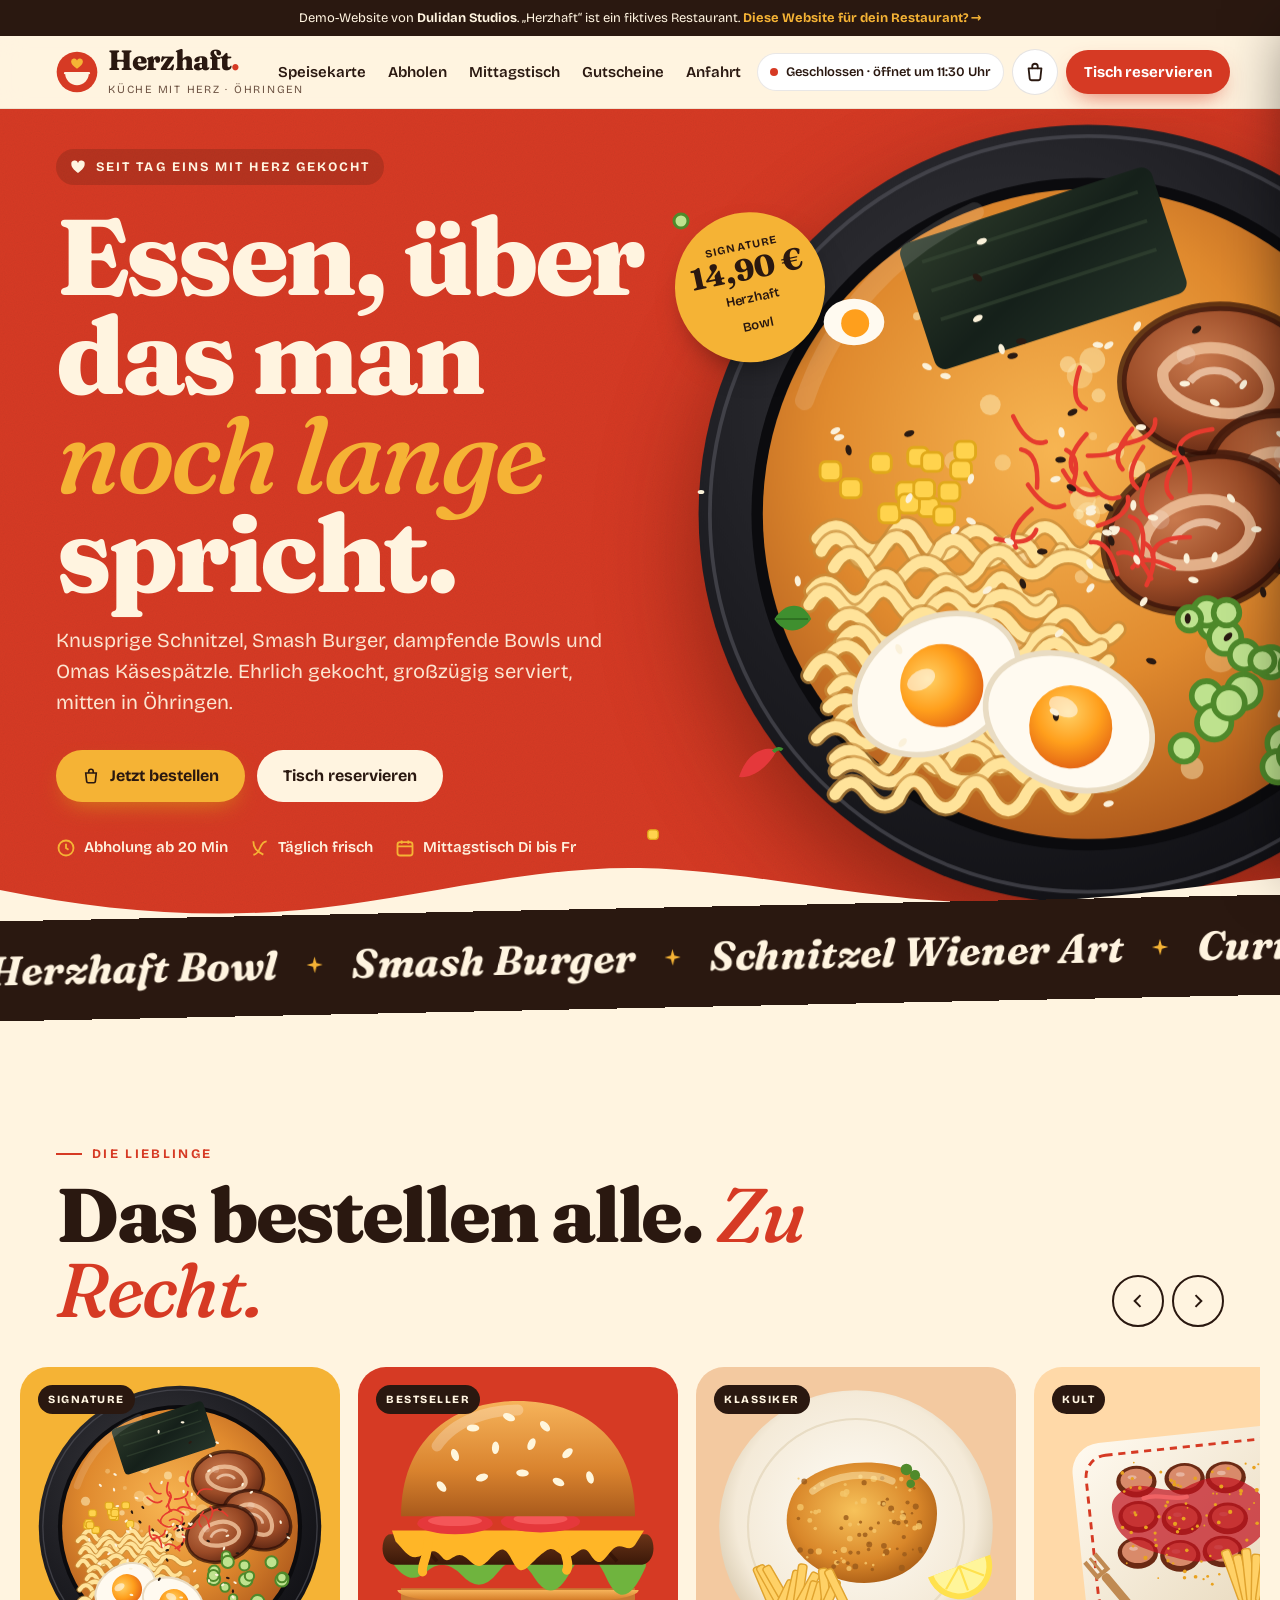
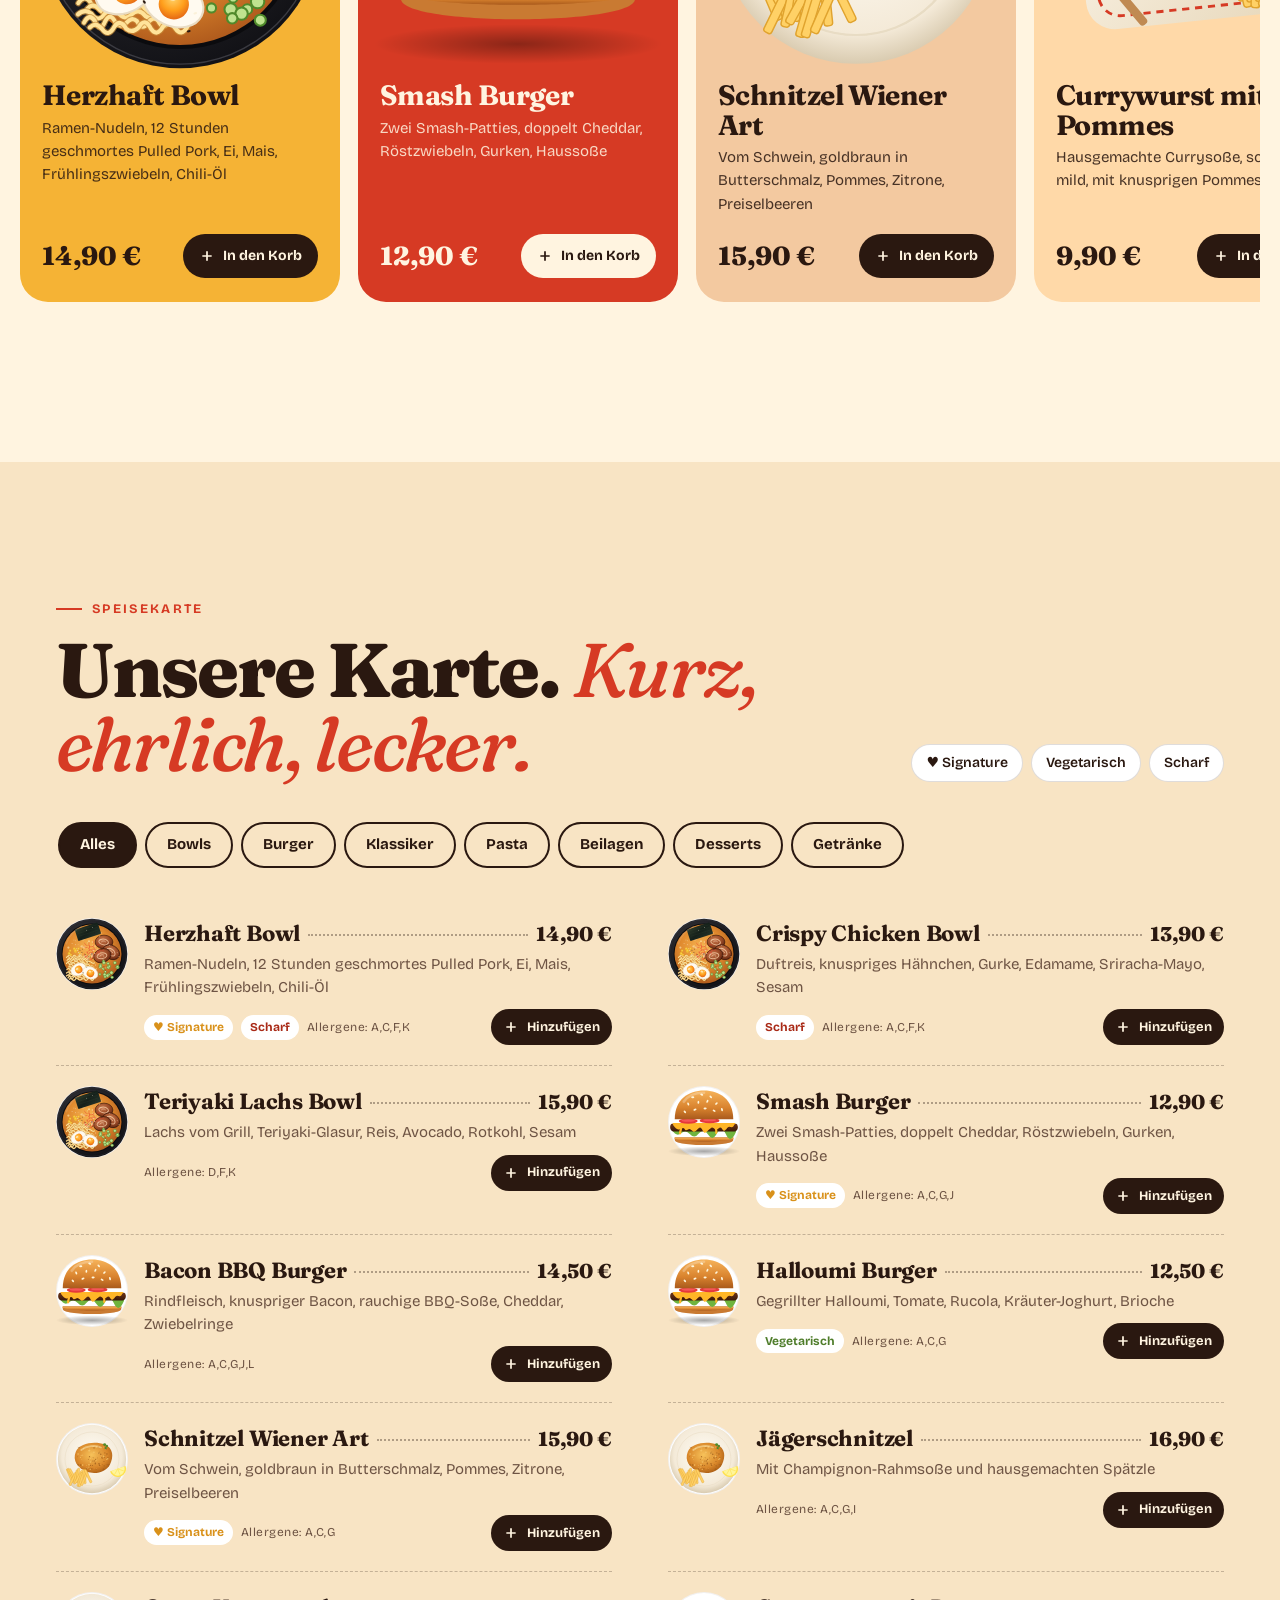
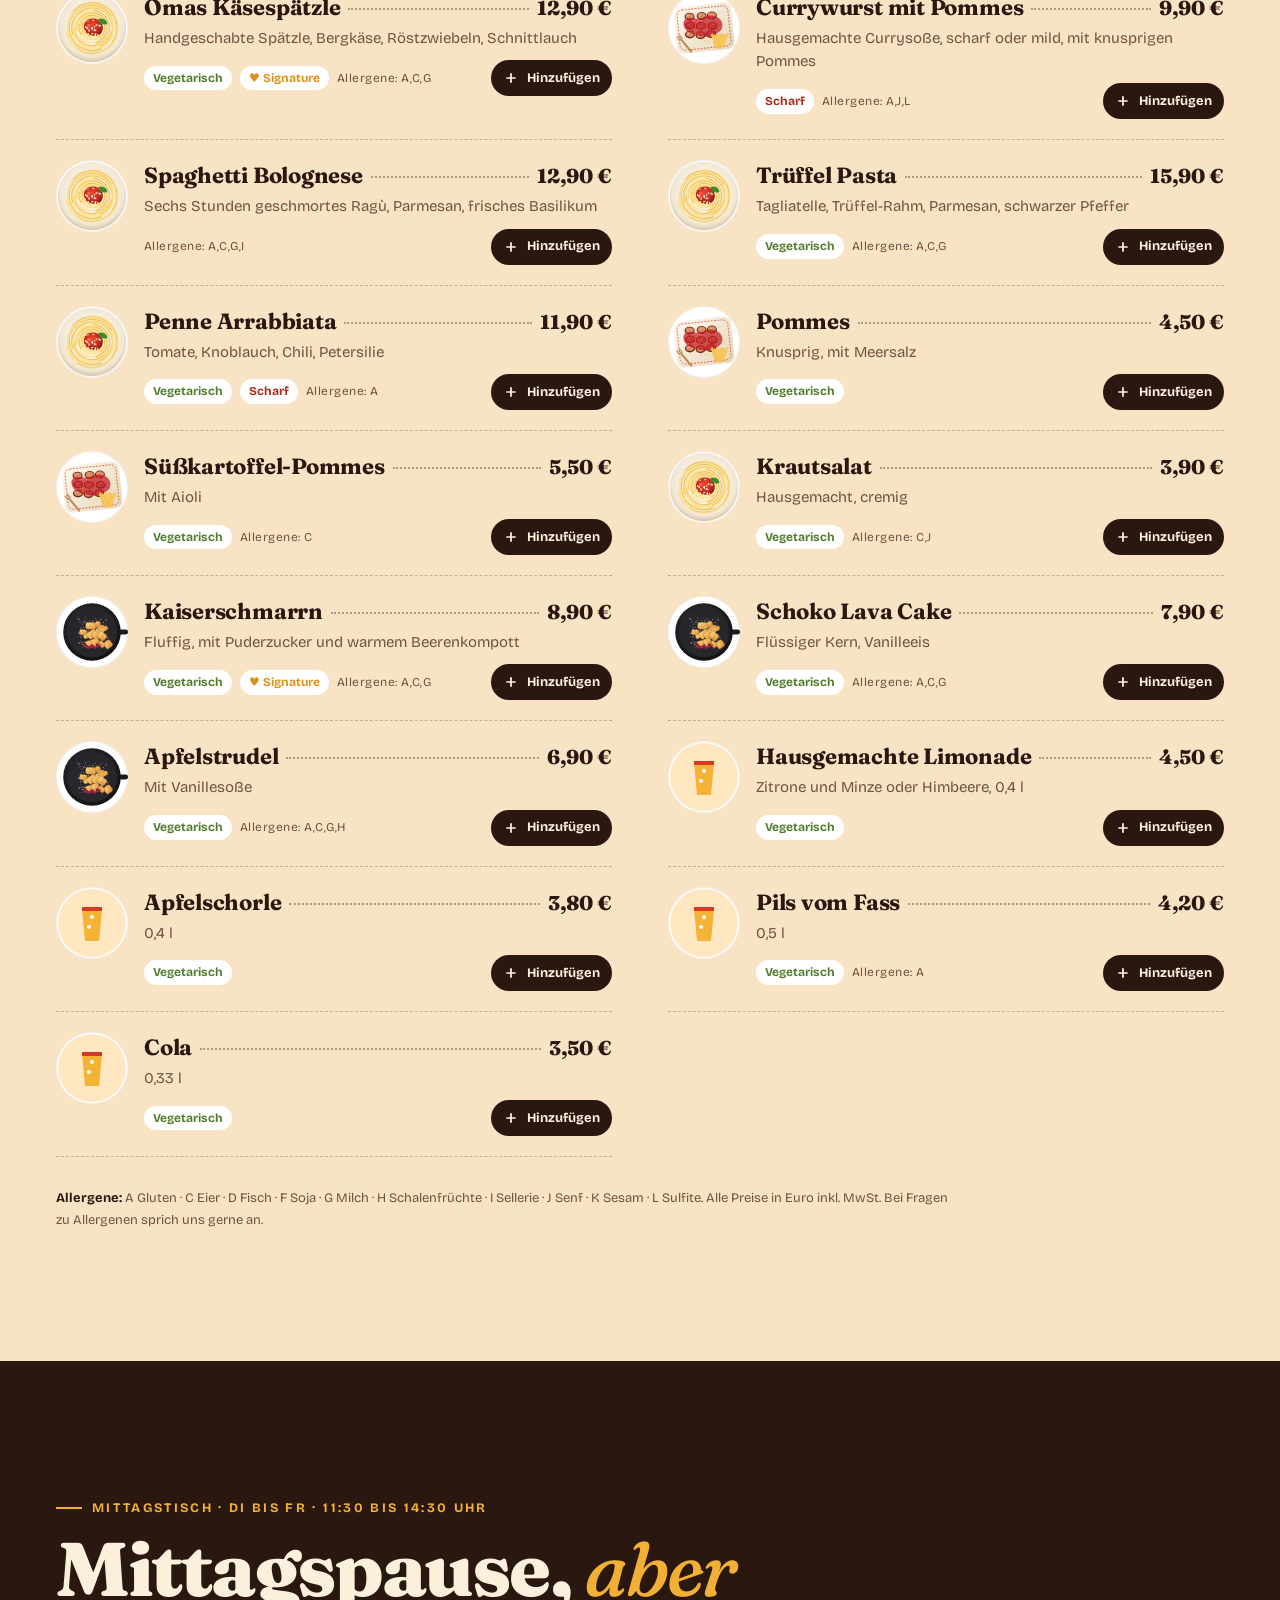
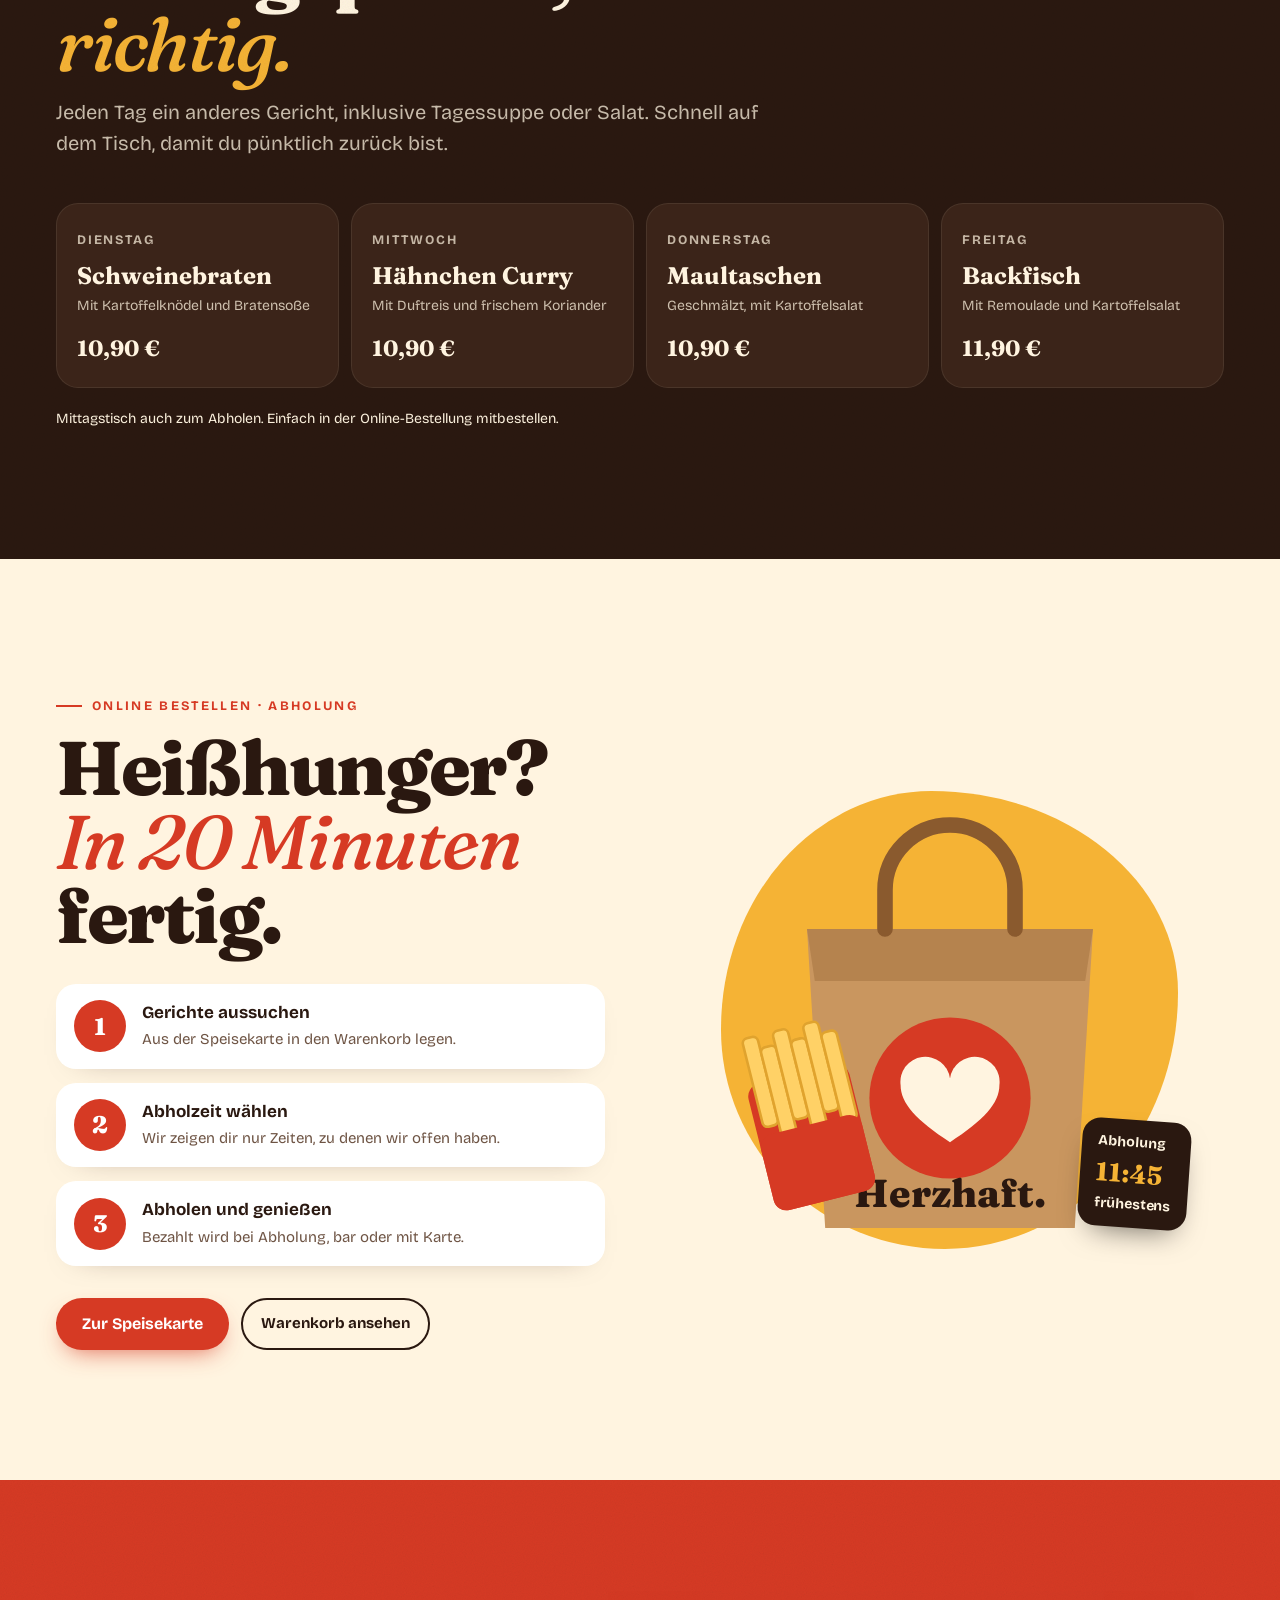
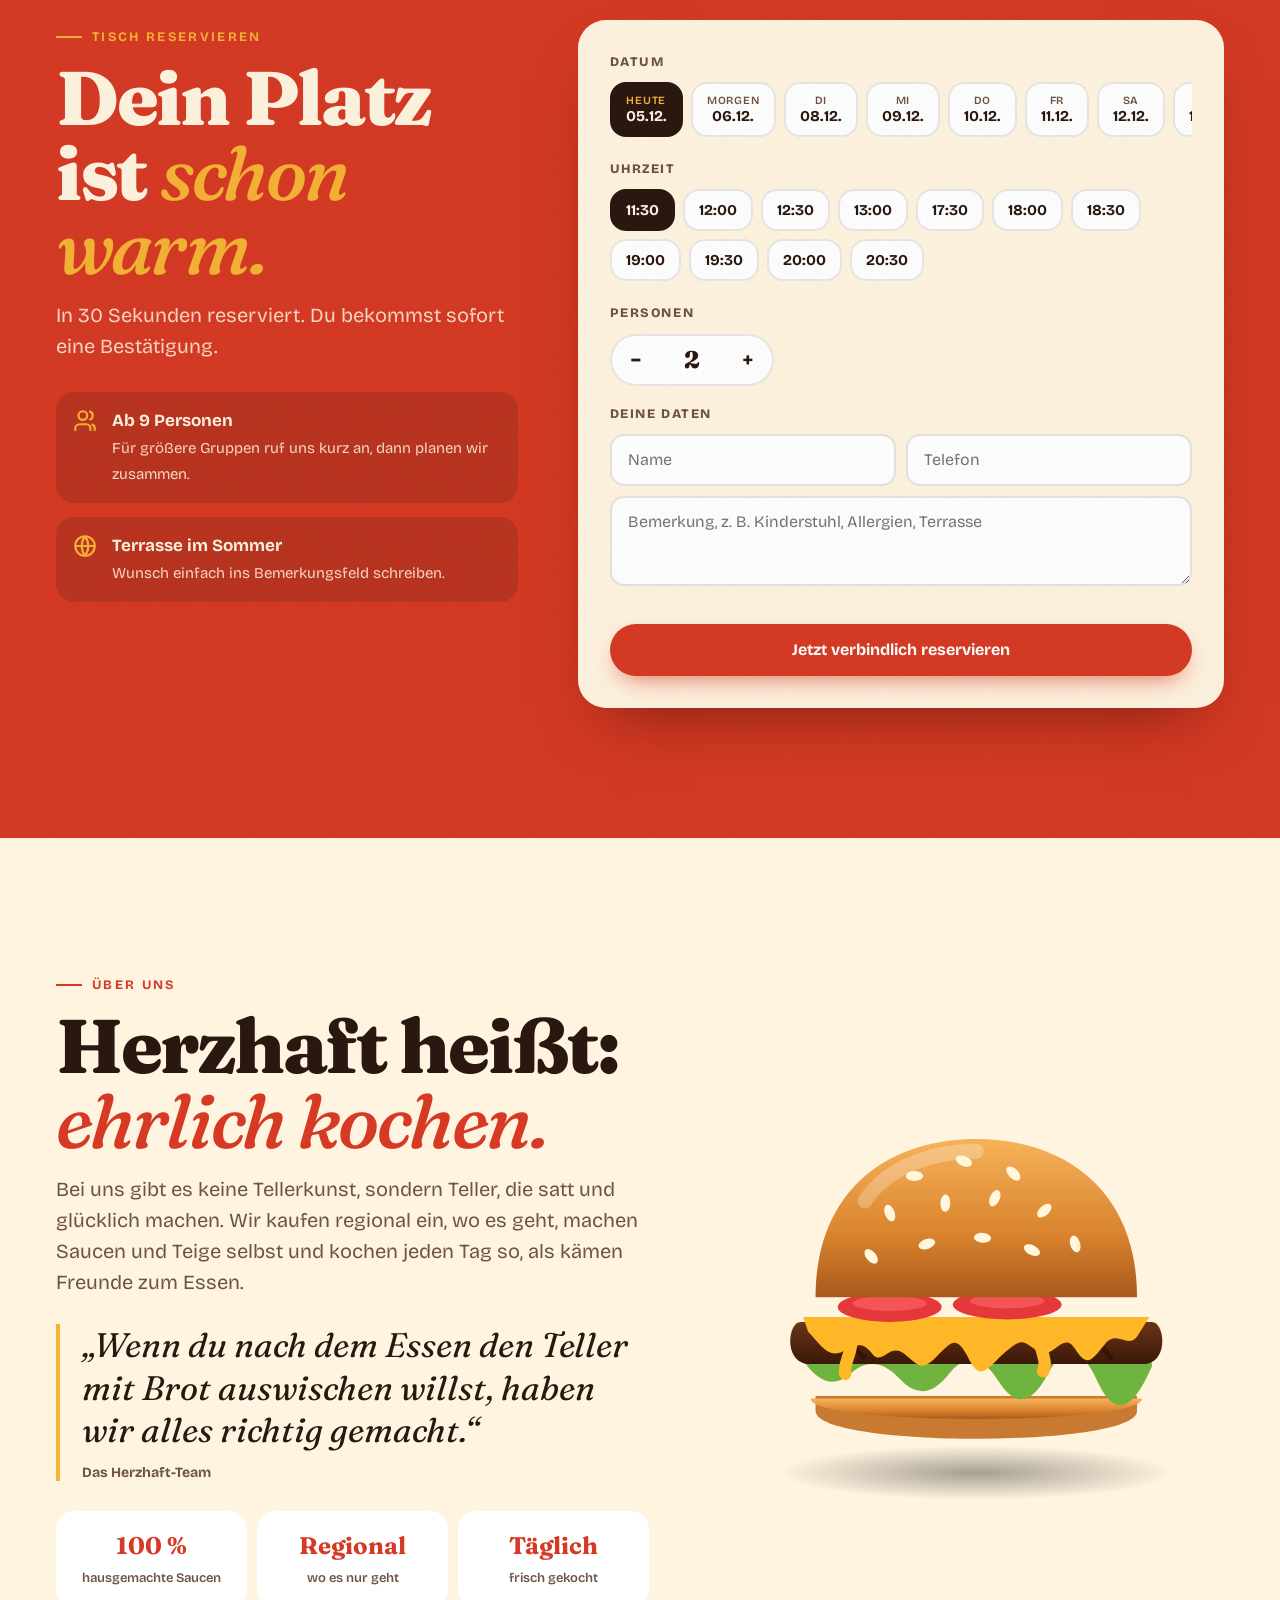
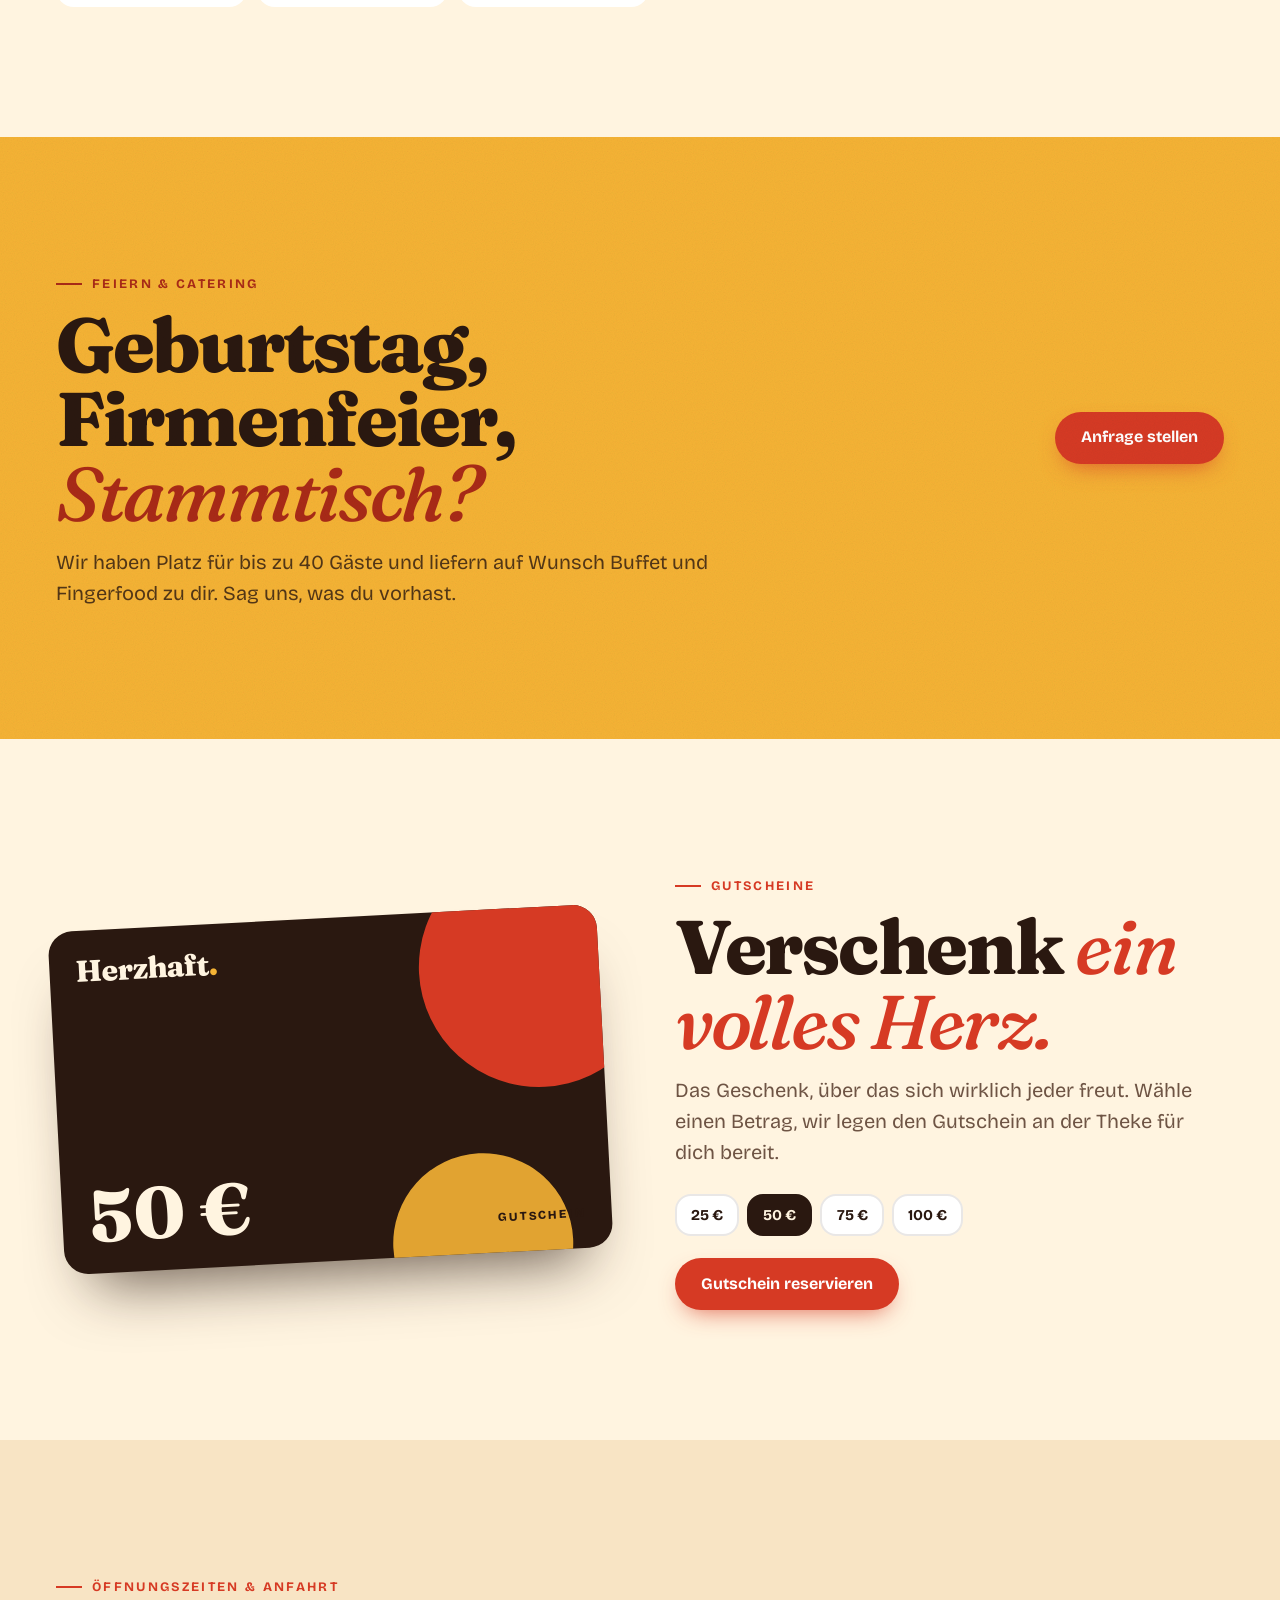
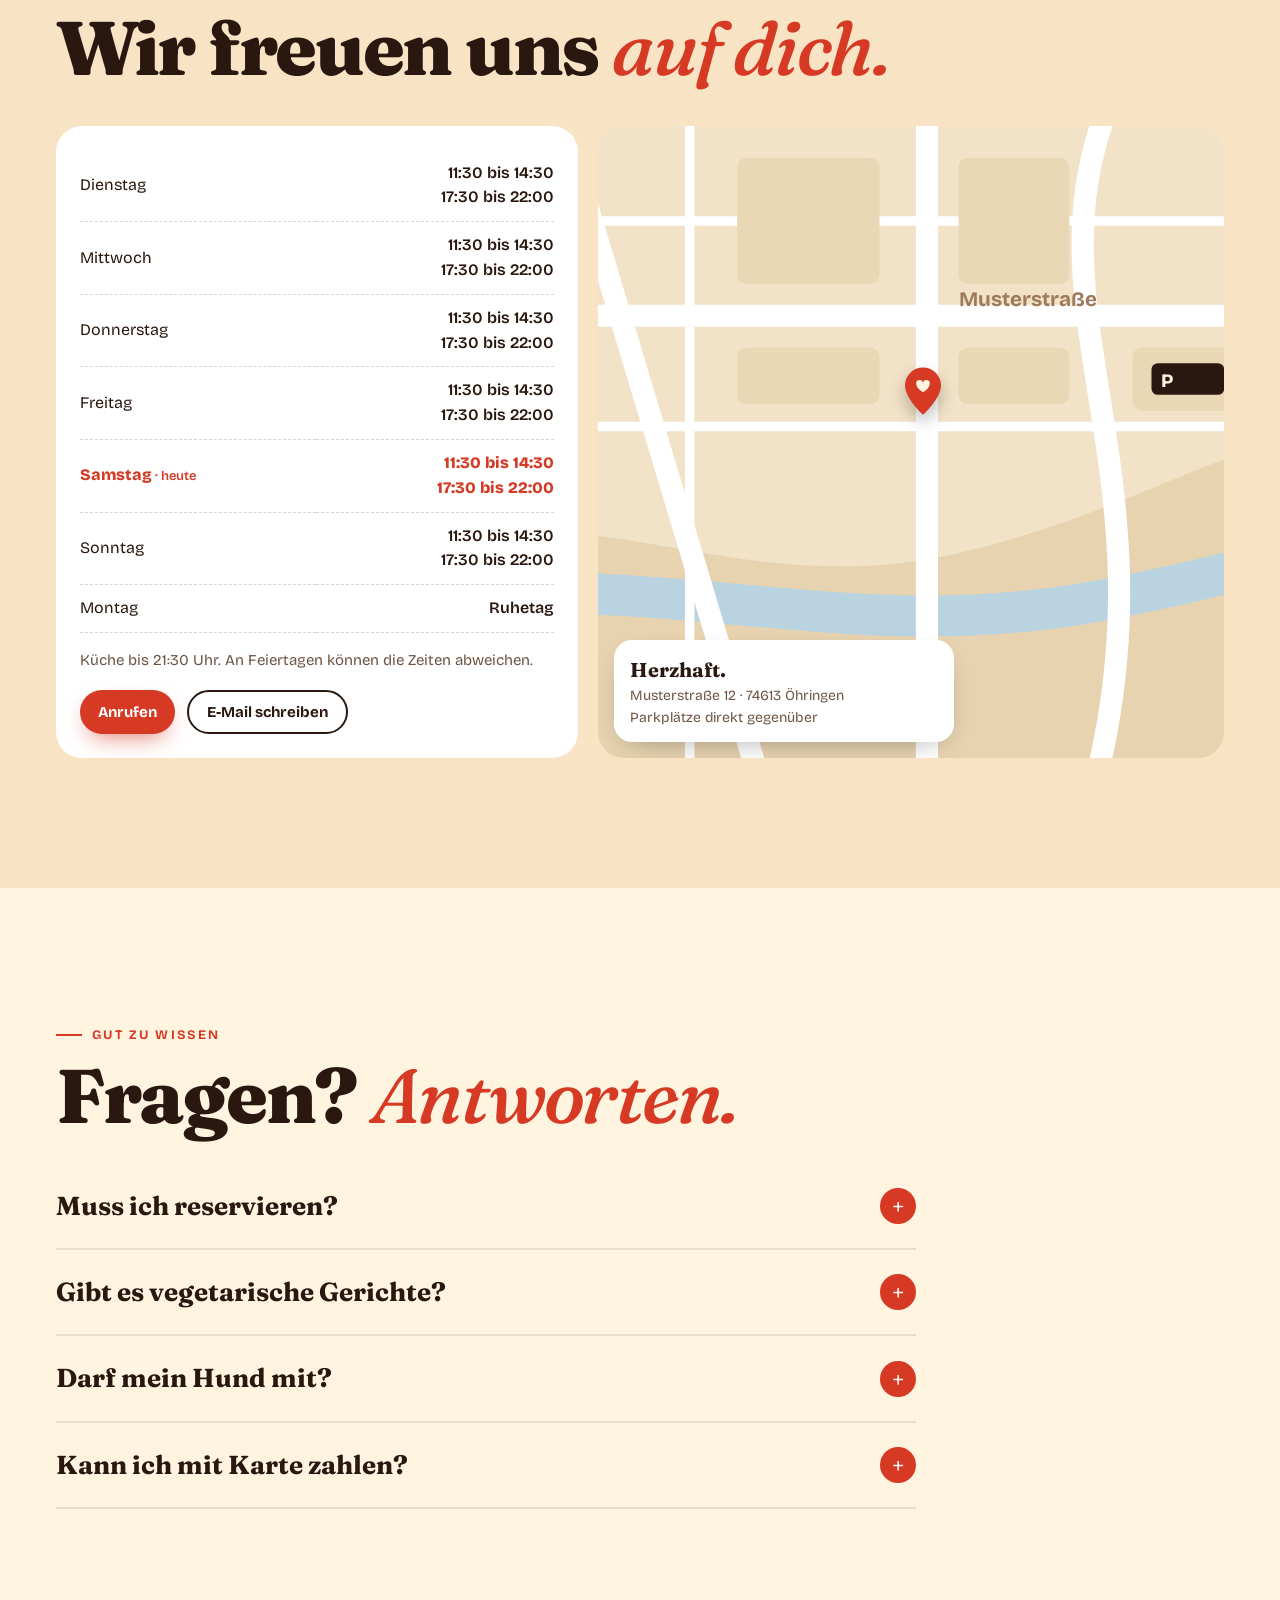
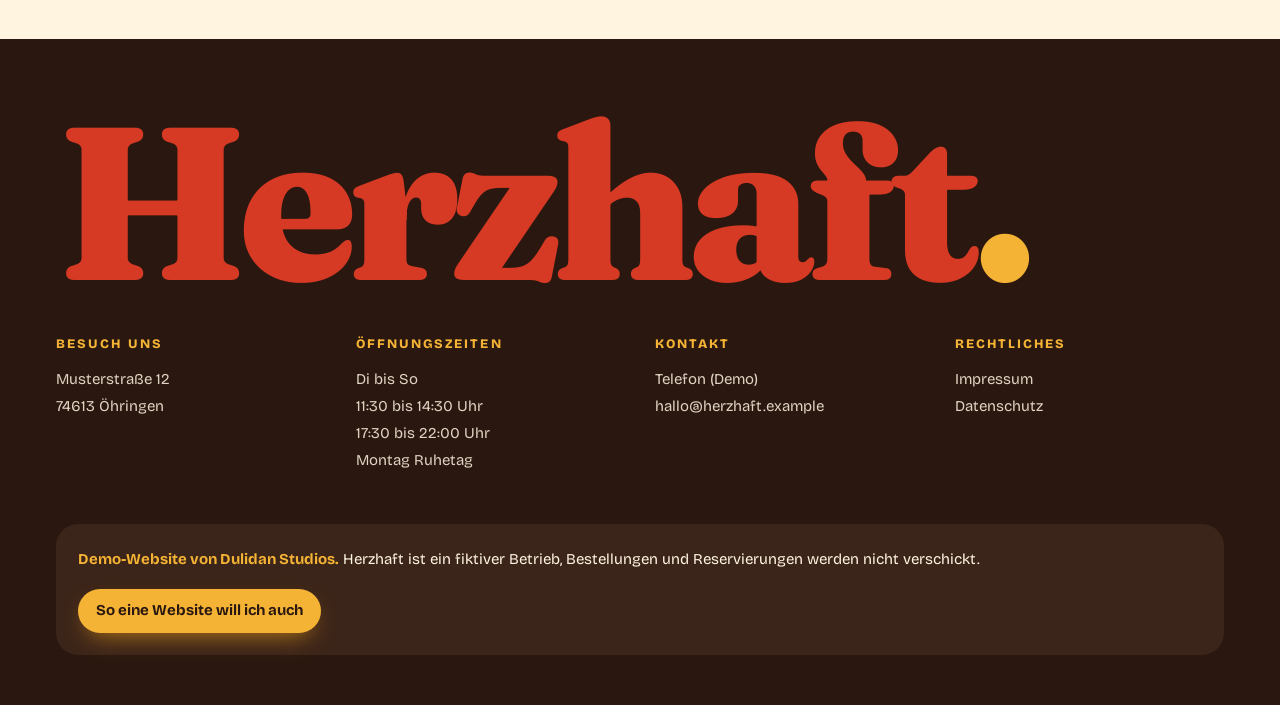
<file: demos/restaurant/index.html>
<!DOCTYPE html>
<html lang="de">
<head>
<meta charset="UTF-8">
<meta name="viewport" content="width=device-width, initial-scale=1, viewport-fit=cover">
<title>Herzhaft. · Küche mit Herz in Öhringen · Demo von Dulidan Studios</title>
<meta name="description" content="Demo-Website von Dulidan Studios für das fiktive Restaurant Herzhaft: Speisekarte, Online-Bestellung zum Abholen, Tischreservierung, Mittagstisch und Gutscheine.">
<meta name="robots" content="noindex,follow">
<meta name="theme-color" content="#d63a24">
<link rel="icon" href="data:image/svg+xml,%3Csvg xmlns='http://www.w3.org/2000/svg' viewBox='0 0 64 64'%3E%3Ccircle cx='32' cy='32' r='30' fill='%23d63a24'/%3E%3Cpath d='M32 50C18 40 14 32 14 25a9 9 0 0118-2 9 9 0 0118 2c0 7-4 15-18 25z' fill='%23fff4e0'/%3E%3C/svg%3E">
<link rel="preload" href="fonts/fraunces.woff2" as="font" type="font/woff2" crossorigin>
<link rel="preload" href="fonts/bricolage.woff2" as="font" type="font/woff2" crossorigin>
<style>
@font-face{font-family:"Fraunces";src:url("fonts/fraunces.woff2") format("woff2");font-weight:100 900;font-display:swap}
@font-face{font-family:"Fraunces";src:url("fonts/fraunces-italic.woff2") format("woff2");font-weight:100 900;font-style:italic;font-display:swap}
@font-face{font-family:"Bricolage";src:url("fonts/bricolage.woff2") format("woff2");font-weight:200 800;font-display:swap}
:root{
  --tomato:#d63a24;--tomato-d:#a92a17;--tomato-l:#ef5a3d;
  --saffron:#f5b335;--saffron-d:#d9911a;
  --cream:#fff4e0;--cream-2:#f8e4c4;--cream-3:#f0d3a6;
  --espresso:#2a1810;--espresso-2:#3b2419;--crust:#9c5a2b;
  --ink:#2a1810;--muted:#6e5444;
  --serif:"Fraunces",Georgia,"Times New Roman",serif;
  --sans:"Bricolage",system-ui,-apple-system,"Segoe UI",Roboto,sans-serif;
  --r:18px;--ease:cubic-bezier(.2,.8,.2,1);
  --head-h:72px;
}
*,*::before,*::after{box-sizing:border-box;margin:0;padding:0}
html{scroll-behavior:smooth;scroll-padding-top:calc(var(--head-h) + 50px);-webkit-text-size-adjust:100%}
body{font-family:var(--sans);font-size:17px;line-height:1.55;color:var(--ink);background:var(--cream);overflow-x:hidden;-webkit-font-smoothing:antialiased}
body.lock{overflow:hidden}
main{overflow-x:clip}
img,svg{display:block;max-width:100%}
a{color:inherit}
button,input,select,textarea{font:inherit;color:inherit}
button{cursor:pointer;background:none;border:0}
:focus-visible{outline:3px solid var(--saffron);outline-offset:3px;border-radius:6px}
.sr{position:absolute;width:1px;height:1px;overflow:hidden;clip:rect(0 0 0 0);white-space:nowrap}
.wrap{width:100%;max-width:1240px;margin:0 auto;padding:0 18px}
@media (min-width:760px){.wrap{padding:0 36px}}
.grain::before{content:"";position:absolute;inset:0;pointer-events:none;opacity:.12;mix-blend-mode:multiply;background-image:url("data:image/svg+xml,%3Csvg xmlns='http://www.w3.org/2000/svg' width='200' height='200'%3E%3Cfilter id='n'%3E%3CfeTurbulence type='fractalNoise' baseFrequency='.9' numOctaves='2' stitchTiles='stitch'/%3E%3C/filter%3E%3Crect width='100%25' height='100%25' filter='url(%23n)'/%3E%3C/svg%3E")}

/* Demo-Band */
.demo-bar{position:relative;z-index:60;background:var(--espresso);color:var(--cream);font-size:13px;text-align:center;padding:9px 14px;line-height:1.4}
.demo-bar a{color:var(--saffron);font-weight:700;text-decoration:none;white-space:nowrap}
.demo-bar a:hover{text-decoration:underline}

/* Header */
.head{position:sticky;top:0;z-index:50;background:rgba(255,244,224,.92);backdrop-filter:blur(12px);-webkit-backdrop-filter:blur(12px);border-bottom:1px solid rgba(42,24,16,.08);transition:box-shadow .3s}
.head.sc{box-shadow:0 10px 30px -18px rgba(42,24,16,.35)}
.head .wrap{height:var(--head-h);display:flex;align-items:center;justify-content:space-between;gap:16px}
.logo{display:flex;align-items:center;gap:10px;text-decoration:none}
.logo svg{width:42px;height:42px;flex-shrink:0}
.logo b{font-family:var(--serif);font-weight:800;font-size:28px;letter-spacing:-.03em;line-height:1}
.logo b i{color:var(--tomato);font-style:normal}
.logo small{display:none;white-space:nowrap;font-size:11px;letter-spacing:.16em;text-transform:uppercase;color:var(--muted);margin-top:3px}
.nav{display:none;gap:22px;list-style:none}
.nav a{text-decoration:none;font-weight:600;font-size:15px;position:relative;padding:6px 0}
.nav a::after{content:"";position:absolute;left:0;right:0;bottom:0;height:2px;background:var(--tomato);transform:scaleX(0);transition:transform .3s var(--ease)}
.nav a:hover::after{transform:none}
.head-r{display:flex;align-items:center;gap:8px}
.status{display:none;white-space:nowrap;align-items:center;gap:8px;font-size:13px;font-weight:600;padding:8px 12px;border-radius:999px;background:#fff;border:1px solid rgba(42,24,16,.1)}
.status i{width:8px;height:8px;border-radius:50%;background:#2f9e44;box-shadow:0 0 0 0 rgba(47,158,68,.6);animation:ping 1.8s infinite}
.status.closed i{background:var(--tomato);animation:none}
@keyframes ping{80%,100%{box-shadow:0 0 0 8px rgba(47,158,68,0)}}
.cart-btn{position:relative;width:46px;height:46px;border-radius:50%;display:grid;place-items:center;background:#fff;border:1px solid rgba(42,24,16,.12);transition:transform .2s}
.cart-btn:hover{transform:scale(1.06)}
.cart-btn svg{width:22px;height:22px}
.cart-btn b{position:absolute;top:-4px;right:-4px;min-width:22px;height:22px;padding:0 6px;border-radius:11px;background:var(--tomato);color:#fff;font-size:12px;display:grid;place-items:center;transform:scale(0);transition:transform .3s var(--ease)}
.cart-btn b.on{transform:scale(1)}
.cart-btn.bump{animation:bump .5s}
@keyframes bump{30%{transform:scale(1.25) rotate(-8deg)}60%{transform:scale(.95)}}
.btn{display:inline-flex;align-items:center;justify-content:center;gap:10px;min-height:52px;padding:0 26px;border-radius:999px;font-weight:700;font-size:16px;text-decoration:none;transition:transform .25s var(--ease),box-shadow .25s,background .25s;white-space:nowrap}
.btn:hover{transform:translateY(-2px)}
.btn-red{background:var(--tomato);color:#fff;box-shadow:0 10px 24px -10px rgba(214,58,36,.8)}
.btn-red:hover{background:var(--tomato-d)}
.btn-yellow{background:var(--saffron);color:var(--espresso);box-shadow:0 10px 24px -10px rgba(217,145,26,.9)}
.btn-yellow:hover{background:#ffc24d}
.btn-cream{background:var(--cream);color:var(--espresso)}
.btn-line{border:2px solid currentColor}
.btn-sm{min-height:44px;padding:0 18px;font-size:15px}
.btn svg{width:18px;height:18px}
.head .btn-res{display:none}
.burger{width:46px;height:46px;border-radius:50%;display:grid;place-items:center;background:var(--espresso);color:var(--cream)}
.burger span,.burger span::before,.burger span::after{display:block;width:18px;height:2px;background:currentColor;border-radius:2px;position:relative;transition:transform .25s}
.burger span::before,.burger span::after{content:"";position:absolute;left:0}
.burger span::before{top:-6px}.burger span::after{top:6px}
.burger[aria-expanded=true] span{background:transparent}
.burger[aria-expanded=true] span::before{transform:translateY(6px) rotate(45deg)}
.burger[aria-expanded=true] span::after{transform:translateY(-6px) rotate(-45deg)}
.mnav{display:none;position:fixed;inset:0;z-index:45;background:var(--tomato);color:var(--cream);padding:150px 24px 40px;flex-direction:column;gap:4px}
.mnav.open{display:flex}
.mnav a{font-family:var(--serif);font-size:40px;font-weight:700;text-decoration:none;padding:6px 0;border-bottom:1px solid rgba(255,244,224,.2)}
@media (min-width:1280px){.logo small{display:block}}
@media (min-width:1080px){.nav{display:flex}.burger{display:none}.head .btn-res{display:inline-flex}.status{display:inline-flex}}

/* Hero */
.hero{position:relative;background:var(--tomato);color:var(--cream);overflow:hidden;isolation:isolate}
.hero .wrap{position:relative;z-index:3;display:grid;min-height:calc(100svh - var(--head-h) - 36px);align-items:center;padding-top:40px;padding-bottom:60px}
.hero-c{max-width:640px}
.kicker{display:inline-flex;align-items:center;gap:10px;font-weight:700;font-size:13px;letter-spacing:.16em;text-transform:uppercase;padding:8px 14px;border-radius:999px;background:rgba(42,24,16,.18)}
.kicker svg{width:16px;height:16px}
.hero h1{font-family:var(--serif);font-weight:800;font-size:clamp(48px,8.4vw,112px);line-height:.92;letter-spacing:-.035em;margin-top:22px}
.hero h1 em{font-style:italic;font-weight:500;color:var(--saffron)}
.hero-sub{font-size:clamp(17px,1.8vw,20px);max-width:44ch;margin-top:22px;opacity:.92}
.hero-cta{display:flex;flex-wrap:wrap;gap:12px;margin-top:32px}
.facts{display:flex;flex-wrap:wrap;gap:10px 22px;margin-top:34px;font-weight:600;font-size:15px}
.facts span{display:flex;align-items:center;gap:8px}
.facts svg{width:20px;height:20px;color:var(--saffron)}
.plate-wrap{position:absolute;z-index:2;right:-38vw;top:52%;width:min(118vw,900px);aspect-ratio:1;transform:translateY(-50%)}
@media (min-width:700px){.plate-wrap{right:-30vw;width:min(100vw,860px)}}
@media (min-width:1080px){.plate-wrap{right:-16vw;width:min(62vw,920px);top:50%}}
@media (max-width:699px){.plate-wrap{top:auto;bottom:-52vw;right:-24vw;transform:none;width:112vw}.hero .wrap{padding-bottom:58vw;align-items:start;padding-top:28px}.hero h1{font-size:44px}.hero-cta .btn{flex:1}.facts{gap:8px 16px;font-size:14px}}
.plate{width:100%;height:100%;filter:drop-shadow(0 40px 50px rgba(60,10,0,.45));transform:rotate(calc(var(--rot,0deg)));will-change:transform}
.plate-spin{transform-origin:50% 50%;animation:spin 90s linear infinite}
@keyframes spin{to{transform:rotate(360deg)}}
.steam{position:absolute;left:30%;top:10%;width:40%;height:40%;pointer-events:none;opacity:.55}
.steam path{fill:none;stroke:#fff;stroke-width:9;stroke-linecap:round;filter:blur(6px);animation:steam 4.5s ease-in-out infinite;opacity:0}
.steam path:nth-child(2){animation-delay:1.4s}.steam path:nth-child(3){animation-delay:2.8s}
@keyframes steam{0%{opacity:0;transform:translateY(40px)}30%{opacity:.8}100%{opacity:0;transform:translateY(-70px)}}
.sticker{position:absolute;z-index:4;left:-2%;top:12%;width:150px;height:150px;border-radius:50%;background:var(--saffron);color:var(--espresso);display:grid;place-items:center;text-align:center;transform:rotate(-12deg);box-shadow:0 14px 30px -12px rgba(0,0,0,.5);animation:wob 4s ease-in-out infinite}
.sticker b{display:block;font-family:var(--serif);font-size:30px;line-height:1;font-weight:800}
.sticker small{display:block;font-size:11px;font-weight:700;letter-spacing:.12em;text-transform:uppercase}
.sticker span{font-size:13px;font-weight:600;line-height:1.2}
@keyframes wob{50%{transform:rotate(-6deg) scale(1.04)}}
@media (max-width:699px){.sticker{width:104px;height:104px;left:2%;top:4%}.sticker b{font-size:21px}.sticker span{font-size:11px}}
.float{position:absolute;z-index:3;pointer-events:none;will-change:transform}
@media (max-width:1079px){#floats{display:none}}
.hero-wave{position:absolute;left:0;right:0;bottom:-1px;z-index:4;height:60px;color:var(--cream)}

/* Marquee */
.marq{background:var(--espresso);color:var(--cream);overflow:hidden;padding:18px 0;transform:rotate(-1.2deg) scale(1.02);margin-top:-10px;position:relative;z-index:5}
.marq-t{display:flex;width:max-content;gap:28px;animation:marq 38s linear infinite;font-family:var(--serif);font-size:clamp(24px,3.4vw,40px);font-weight:700;font-style:italic;white-space:nowrap}
.marq-t span{display:flex;align-items:center;gap:28px}
.marq-t span::after{content:"";width:16px;height:16px;background:var(--saffron);clip-path:polygon(50% 0,61% 39%,100% 50%,61% 61%,50% 100%,39% 61%,0 50%,39% 39%)}
@keyframes marq{to{transform:translateX(-50%)}}

/* Sections */
.sec{padding:96px 0;position:relative}
@media (min-width:960px){.sec{padding:130px 0}}
.eyebrow{display:inline-flex;align-items:center;gap:10px;font-weight:700;font-size:13px;letter-spacing:.18em;text-transform:uppercase;color:var(--tomato)}
.eyebrow::before{content:"";width:26px;height:2px;background:currentColor}
.h2{font-family:var(--serif);font-weight:800;font-size:clamp(38px,6vw,76px);line-height:.98;letter-spacing:-.03em;margin-top:14px;max-width:16ch}
.h2 em{font-style:italic;font-weight:500;color:var(--tomato)}
.lead{font-size:clamp(17px,1.8vw,20px);color:var(--muted);max-width:56ch;margin-top:16px}
.rv{opacity:0;transform:translateY(30px);transition:opacity .8s var(--ease),transform .8s var(--ease);transition-delay:var(--d,0s)}
.rv.in{opacity:1;transform:none}

/* Lieblinge */
.favs-head{display:flex;flex-wrap:wrap;justify-content:space-between;align-items:flex-end;gap:20px}
.car-ctrl{display:flex;gap:8px}
.car-ctrl button{width:52px;height:52px;border-radius:50%;border:2px solid var(--espresso);display:grid;place-items:center;transition:background .2s,color .2s}
.car-ctrl button:hover{background:var(--espresso);color:var(--cream)}
.car-ctrl svg{width:20px;height:20px}
.car{display:flex;gap:18px;overflow-x:auto;scroll-snap-type:x mandatory;padding:40px 18px 30px;margin:0 -18px;scrollbar-width:none}
.car::-webkit-scrollbar{display:none}
@media (min-width:760px){.car{padding-left:36px;padding-right:36px;margin:0 -36px}}
.fav{flex:0 0 min(320px,82vw);scroll-snap-align:start;border-radius:28px;padding:22px 22px 24px;display:flex;flex-direction:column;position:relative;overflow:hidden;transition:transform .4s var(--ease)}
.fav:hover{transform:translateY(-8px) rotate(-.6deg)}
.fav .art{aspect-ratio:1;margin:-6px -6px 10px;transition:transform .6s var(--ease)}
.fav:hover .art{transform:scale(1.06) rotate(6deg)}
.fav h3{font-family:var(--serif);font-size:28px;line-height:1.05;letter-spacing:-.02em}
.fav p{font-size:15px;opacity:.85;margin-top:6px;flex:1}
.fav-f{display:flex;align-items:center;justify-content:space-between;margin-top:18px}
.price{font-family:var(--serif);font-size:26px;font-weight:800}
.add{display:inline-flex;align-items:center;gap:8px;height:44px;padding:0 16px;border-radius:999px;background:var(--espresso);color:var(--cream);font-weight:700;font-size:14px;transition:transform .2s,background .2s}
.add:hover{transform:scale(1.05)}
.add svg{width:16px;height:16px}
.add.done{background:#2f9e44}
.tag{position:absolute;top:18px;left:18px;font-size:11px;font-weight:800;letter-spacing:.14em;text-transform:uppercase;padding:6px 10px;border-radius:999px;background:var(--espresso);color:var(--cream);z-index:2}
.c1{background:var(--saffron)}.c2{background:#f3c9a0}.c3{background:var(--tomato);color:var(--cream)}.c3 .add{background:var(--cream);color:var(--espresso)}.c4{background:#ffd9a8}.c5{background:var(--espresso);color:var(--cream)}.c5 .add{background:var(--saffron);color:var(--espresso)}.c5 .tag{background:var(--saffron);color:var(--espresso)}.c6{background:#f6d6c8}

/* Speisekarte */
.menu-sec{background:var(--cream-2)}
.menu-top{display:grid;gap:24px}
@media (min-width:960px){.menu-top{grid-template-columns:1fr auto;align-items:end}}
.tabs{display:flex;gap:8px;overflow-x:auto;padding:4px 2px 10px;margin-top:36px;scrollbar-width:none;position:sticky;top:var(--head-h);z-index:20;background:var(--cream-2)}
.tabs::-webkit-scrollbar{display:none}
.tabs button{flex-shrink:0;height:46px;padding:0 20px;border-radius:999px;border:2px solid var(--espresso);font-weight:700;font-size:15px;transition:all .2s}
.tabs button[aria-selected=true]{background:var(--espresso);color:var(--cream)}
.filters{display:flex;flex-wrap:wrap;gap:8px}
.filters button{display:inline-flex;align-items:center;gap:6px;height:38px;padding:0 14px;border-radius:999px;background:#fff;font-size:14px;font-weight:600;border:1px solid rgba(42,24,16,.15)}
.filters button[aria-pressed=true]{background:var(--saffron);border-color:var(--saffron-d)}
.menu-list{display:grid;gap:0 56px;margin-top:20px}
@media (min-width:900px){.menu-list{grid-template-columns:1fr 1fr}}
.dish{display:grid;grid-template-columns:72px 1fr;gap:16px;padding:20px 0;border-bottom:1px dashed rgba(42,24,16,.25);animation:fadeUp .5s var(--ease) both}
@keyframes fadeUp{from{opacity:0;transform:translateY(12px)}}
.dish .mini{width:72px;height:72px;border-radius:50%;background:#fff;box-shadow:inset 0 0 0 1px rgba(42,24,16,.06)}
.dish-h{display:flex;align-items:baseline;gap:8px}
.dish-h h3{font-family:var(--serif);font-size:22px;line-height:1.15;letter-spacing:-.01em}
.dish-h .dots{flex:1;border-bottom:2px dotted rgba(42,24,16,.35);transform:translateY(-5px);min-width:20px}
.dish-h .p{font-family:var(--serif);font-weight:800;font-size:20px;white-space:nowrap}
.dish p{font-size:15px;color:var(--muted);margin-top:4px}
.dish-f{display:flex;flex-wrap:wrap;align-items:center;gap:8px;margin-top:10px}
.ico{display:inline-flex;align-items:center;gap:4px;font-size:12px;font-weight:700;padding:3px 9px;border-radius:999px;background:#fff}
.ico.hot{color:var(--tomato-d)}.ico.veg{color:#4f7d2b}.ico.sig{color:var(--saffron-d)}
.alg{font-size:12px;color:var(--muted);letter-spacing:.04em}
.dish .add{height:36px;padding:0 12px;margin-left:auto;font-size:13px}
.empty{padding:30px 0;color:var(--muted)}
.legend{margin-top:30px;font-size:13px;color:var(--muted);line-height:1.7;max-width:900px}
.legend b{color:var(--ink)}

/* Mittagstisch */
.lunch{background:var(--espresso);color:var(--cream);overflow:hidden}
.lunch .eyebrow{color:var(--saffron)}
.lunch .h2 em{color:var(--saffron)}
.lunch .lead{color:rgba(255,244,224,.75)}
.week{display:grid;gap:12px;margin-top:44px}
@media (min-width:900px){.week{grid-template-columns:repeat(4,1fr)}}
.day{padding:22px 20px;border-radius:22px;background:var(--espresso-2);border:1px solid rgba(255,244,224,.08);position:relative;transition:transform .3s var(--ease)}
.day:hover{transform:translateY(-4px)}
.day.today{background:var(--saffron);color:var(--espresso)}
.day.today::after{content:"Heute";position:absolute;top:16px;right:16px;font-size:11px;font-weight:800;letter-spacing:.14em;text-transform:uppercase;background:var(--espresso);color:var(--saffron);padding:4px 9px;border-radius:999px}
.day small{font-size:13px;font-weight:700;letter-spacing:.14em;text-transform:uppercase;opacity:.7}
.day h3{font-family:var(--serif);font-size:24px;line-height:1.1;margin-top:10px}
.day p{font-size:14px;opacity:.75;margin-top:6px}
.day b{display:block;font-family:var(--serif);font-size:22px;margin-top:14px}
.lunch-note{margin-top:20px;font-size:14px;opacity:.75}

/* Bestellen */
.order-grid{display:grid;gap:40px;align-items:center}
@media (min-width:960px){.order-grid{grid-template-columns:1fr 1fr;gap:70px}}
.steps{list-style:none;display:grid;gap:14px;margin-top:30px;counter-reset:s}
.steps li{counter-increment:s;display:grid;grid-template-columns:52px 1fr;gap:16px;align-items:center;padding:16px 18px;border-radius:20px;background:#fff;box-shadow:0 10px 30px -24px rgba(42,24,16,.5)}
.steps li::before{content:counter(s);width:52px;height:52px;border-radius:50%;display:grid;place-items:center;background:var(--tomato);color:#fff;font-family:var(--serif);font-size:24px;font-weight:800}
.steps b{display:block;font-size:17px}
.steps span{font-size:15px;color:var(--muted)}
.order-art{position:relative;aspect-ratio:1;max-width:520px;margin:0 auto;width:100%}
.order-art .blob{position:absolute;inset:6%;border-radius:46% 54% 51% 49%/52% 44% 56% 48%;background:var(--saffron);animation:blob 10s ease-in-out infinite}
@keyframes blob{50%{border-radius:56% 44% 42% 58%/44% 58% 42% 56%;transform:rotate(8deg)}}
.order-art svg{position:relative;width:100%;height:100%}
.bag-badge{position:absolute;right:4%;bottom:10%;background:var(--espresso);color:var(--cream);border-radius:18px;padding:12px 16px;font-weight:700;font-size:14px;transform:rotate(4deg);box-shadow:0 14px 30px -14px rgba(0,0,0,.6)}
.bag-badge b{display:block;font-family:var(--serif);font-size:26px;color:var(--saffron)}

/* Reservieren */
.res{background:var(--tomato);color:var(--cream);overflow:hidden}
.res .eyebrow{color:var(--saffron)}
.res .h2 em{color:var(--saffron)}
.res .lead{color:rgba(255,244,224,.85)}
.res-grid{display:grid;gap:40px;margin-top:10px}
@media (min-width:1000px){.res-grid{grid-template-columns:minmax(0,5fr) minmax(0,7fr);gap:60px;align-items:start}}
.res-card{min-width:0;background:var(--cream);color:var(--ink);border-radius:28px;padding:24px 20px;box-shadow:0 30px 60px -30px rgba(60,10,0,.6)}
@media (min-width:760px){.res-card{padding:32px}}
.fl{font-size:13px;font-weight:800;letter-spacing:.12em;text-transform:uppercase;color:var(--muted);margin:18px 0 10px}
.fl:first-child{margin-top:0}
.chips{display:flex;gap:8px;overflow-x:auto;padding-bottom:4px;scrollbar-width:thin}
.chips.wrapit{flex-wrap:wrap;overflow:visible}
.chip{flex-shrink:0;min-width:64px;padding:10px 14px;border-radius:16px;background:#fff;border:2px solid rgba(42,24,16,.1);font-weight:700;font-size:15px;text-align:center;transition:all .2s;line-height:1.2}
.chip small{display:block;font-size:11px;font-weight:600;color:var(--muted);text-transform:uppercase;letter-spacing:.08em}
.chip[aria-pressed=true]{background:var(--espresso);color:var(--cream);border-color:var(--espresso)}
.chip[aria-pressed=true] small{color:var(--saffron)}
.chip:disabled{opacity:.35;cursor:not-allowed;text-decoration:line-through}
.stepper{display:inline-flex;align-items:center;border-radius:999px;background:#fff;border:2px solid rgba(42,24,16,.1)}
.stepper button{width:48px;height:48px;font-size:22px;font-weight:700}
.stepper output{min-width:64px;text-align:center;font-family:var(--serif);font-size:24px;font-weight:800}
.inp{width:100%;height:52px;padding:0 16px;border-radius:14px;border:2px solid rgba(42,24,16,.12);background:#fff;font-size:16px;transition:border-color .2s}
textarea.inp{height:auto;min-height:90px;padding:12px 16px;resize:vertical}
.inp:focus{outline:none;border-color:var(--tomato)}
.row2{display:grid;gap:10px}
@media (min-width:560px){.row2{grid-template-columns:1fr 1fr}}
.form-err{color:var(--tomato-d);font-weight:700;font-size:14px;min-height:20px;margin-top:10px}
.res-info{display:grid;gap:14px;margin-top:30px}
.res-info>div{display:flex;gap:14px;align-items:flex-start;padding:16px;border-radius:18px;background:rgba(42,24,16,.16)}
.res-info svg{width:26px;height:26px;flex-shrink:0;color:var(--saffron)}
.res-info b{display:block}
.res-info span{font-size:15px;opacity:.85}

/* Story */
.story-grid{display:grid;gap:40px;align-items:center}
@media (min-width:960px){.story-grid{grid-template-columns:6fr 5fr;gap:80px}}
.story-art{position:relative;max-width:520px;margin:0 auto;width:100%}
.story-art svg{width:100%}
.quote{font-family:var(--serif);font-style:italic;font-size:clamp(24px,3vw,34px);line-height:1.25;margin-top:26px;padding-left:22px;border-left:4px solid var(--saffron)}
.quote cite{display:block;font-family:var(--sans);font-style:normal;font-size:14px;font-weight:700;color:var(--muted);margin-top:12px}
.pillars{display:grid;grid-template-columns:repeat(3,1fr);gap:10px;margin-top:30px}
.pillars div{padding:16px 12px;border-radius:18px;background:#fff;text-align:center}
.pillars b{display:block;font-family:var(--serif);font-size:24px;color:var(--tomato)}
.pillars span{font-size:13px;font-weight:600;color:var(--muted)}

/* Feiern */
.party{background:var(--saffron);overflow:hidden}
.party .wrap{display:grid;gap:30px;align-items:center}
@media (min-width:900px){.party .wrap{grid-template-columns:1fr auto}}
.party .h2 em{color:var(--tomato-d)}
.party .lead{color:var(--espresso);opacity:.8}

/* Gutschein */
.gift-grid{display:grid;gap:40px;align-items:center}
@media (min-width:960px){.gift-grid{grid-template-columns:1fr 1fr;gap:70px}}
.gcard{position:relative;aspect-ratio:1.6;border-radius:24px;background:var(--espresso);color:var(--cream);padding:26px;overflow:hidden;box-shadow:0 40px 60px -30px rgba(42,24,16,.7);transform:rotate(-3deg);transition:transform .5s var(--ease)}
.gcard:hover{transform:rotate(0) scale(1.02)}
.gcard::before{content:"";position:absolute;right:-60px;top:-60px;width:240px;height:240px;border-radius:50%;background:var(--tomato)}
.gcard::after{content:"";position:absolute;right:40px;bottom:-80px;width:180px;height:180px;border-radius:50%;background:var(--saffron);opacity:.9}
.gcard>*{position:relative;z-index:1}
.gcard .logo b{font-size:30px;color:var(--cream)}
.gcard .amt{position:absolute;left:26px;bottom:22px;font-family:var(--serif);font-size:clamp(44px,7vw,72px);font-weight:800;line-height:1}
.gcard .gt{position:absolute;right:26px;bottom:26px;font-size:12px;font-weight:800;letter-spacing:.16em;text-transform:uppercase;color:var(--espresso)}
.gift-f{margin-top:26px}

/* Info */
.info{background:var(--cream-2)}
.info-grid{display:grid;gap:20px;margin-top:40px}
@media (min-width:960px){.info-grid{grid-template-columns:1fr 1.2fr}}
.box{background:#fff;border-radius:26px;padding:24px}
.hours{width:100%;border-collapse:collapse;font-size:16px}
.hours td{padding:11px 0;border-bottom:1px dashed rgba(42,24,16,.18)}
.hours td:last-child{text-align:right;font-weight:600}
.hours tr.today td{color:var(--tomato);font-weight:800}
.hours tr.today td:first-child::after{content:" · heute";font-weight:600;font-size:13px}
.map{position:relative;border-radius:26px;overflow:hidden;min-height:320px;background:#f2e2c8}
.map svg{width:100%;height:100%;min-height:320px}
.map-pin{position:absolute;left:52%;top:46%;transform:translate(-50%,-100%);text-align:center}
.map-pin svg{width:54px;height:54px;min-height:0;filter:drop-shadow(0 8px 8px rgba(0,0,0,.25));animation:pin 2s ease-in-out infinite}
@keyframes pin{50%{transform:translateY(-8px)}}
.map-card{position:absolute;left:16px;bottom:16px;right:16px;max-width:340px;background:#fff;border-radius:18px;padding:14px 16px;box-shadow:0 10px 30px -14px rgba(0,0,0,.4)}
.map-card b{font-family:var(--serif);font-size:20px}
.map-card p{font-size:14px;color:var(--muted)}

/* FAQ */
.faq{max-width:860px}
.faq details{border-bottom:2px solid rgba(42,24,16,.1)}
.faq summary{list-style:none;cursor:pointer;display:flex;justify-content:space-between;gap:20px;align-items:center;padding:22px 0;font-family:var(--serif);font-size:clamp(20px,2.4vw,26px);font-weight:700}
.faq summary::-webkit-details-marker{display:none}
.faq summary i{flex-shrink:0;width:36px;height:36px;border-radius:50%;background:var(--tomato);color:#fff;display:grid;place-items:center;font-style:normal;font-size:22px;transition:transform .3s}
.faq details[open] summary i{transform:rotate(45deg)}
.faq p{padding:0 0 22px;color:var(--muted);max-width:64ch}

/* Footer */
.foot{background:var(--espresso);color:var(--cream);padding:70px 0 120px}
@media (min-width:900px){.foot{padding-bottom:50px}}
.foot-big{font-family:var(--serif);font-weight:800;font-size:clamp(70px,17vw,240px);line-height:.85;letter-spacing:-.05em;color:var(--tomato)}
.foot-big i{color:var(--saffron);font-style:normal}
.foot-grid{display:grid;gap:30px;margin-top:40px}
@media (min-width:860px){.foot-grid{grid-template-columns:repeat(4,1fr)}}
.foot h4{font-size:13px;font-weight:800;letter-spacing:.16em;text-transform:uppercase;color:var(--saffron);margin-bottom:12px}
.foot p,.foot li{font-size:15px;opacity:.85;line-height:1.8;list-style:none}
.foot a{text-decoration:none}
.foot a:hover{color:var(--saffron)}
.made{margin-top:50px;padding:22px;border-radius:22px;background:var(--espresso-2);display:flex;flex-wrap:wrap;gap:16px;align-items:center;justify-content:space-between}
.made p{opacity:1;font-size:15px}
.made b{color:var(--saffron)}

/* Mobile-Leiste */
.mbar{position:fixed;left:10px;right:10px;bottom:10px;z-index:40;display:grid;grid-template-columns:1fr 1.3fr 1fr;gap:6px;padding:6px;border-radius:22px;background:var(--espresso);box-shadow:0 14px 40px -10px rgba(0,0,0,.5);padding-bottom:calc(6px + env(safe-area-inset-bottom,0px))}
.mbar a,.mbar button{display:flex;flex-direction:column;align-items:center;justify-content:center;gap:2px;height:56px;border-radius:16px;color:var(--cream);font-size:12px;font-weight:700;text-decoration:none}
.mbar svg{width:22px;height:22px}
.mbar .mid{background:var(--tomato)}
@media (min-width:900px){.mbar{display:none}}

/* Drawer + Modal */
.shade{position:fixed;inset:0;z-index:80;background:rgba(42,24,16,.55);backdrop-filter:blur(3px);-webkit-backdrop-filter:blur(3px);opacity:0;visibility:hidden;transition:opacity .3s,visibility .3s}
.shade.on{opacity:1;visibility:visible}
.drawer{position:fixed;top:0;right:0;bottom:0;z-index:90;width:min(460px,100vw);background:var(--cream);display:flex;flex-direction:column;transform:translateX(102%);transition:transform .45s var(--ease);box-shadow:-30px 0 60px -30px rgba(0,0,0,.5)}
.drawer.on{transform:none}
.dr-h{display:flex;justify-content:space-between;align-items:center;padding:20px 22px;border-bottom:1px solid rgba(42,24,16,.1)}
.dr-h h3{font-family:var(--serif);font-size:28px}
.x{width:44px;height:44px;border-radius:50%;background:#fff;display:grid;place-items:center;font-size:22px}
.dr-b{flex:1;overflow:auto;padding:16px 22px}
.dr-empty{text-align:center;padding:40px 10px;color:var(--muted)}
.dr-empty svg{width:120px;margin:0 auto 14px}
.line{display:grid;grid-template-columns:56px 1fr auto;gap:12px;align-items:center;padding:12px 0;border-bottom:1px dashed rgba(42,24,16,.2)}
.line .mini{width:56px;height:56px;border-radius:50%;background:#fff}
.line b{display:block;font-size:16px}
.line span{font-size:14px;color:var(--muted)}
.qty{display:inline-flex;align-items:center;gap:4px;background:#fff;border-radius:999px;padding:2px}
.qty button{width:32px;height:32px;border-radius:50%;font-weight:800;font-size:18px}
.qty button:hover{background:var(--cream-2)}
.qty output{min-width:20px;text-align:center;font-weight:800}
.dr-f{padding:16px 22px 22px;border-top:1px solid rgba(42,24,16,.1);background:#fff}
.sum{display:flex;justify-content:space-between;font-size:15px;margin-bottom:4px}
.sum.tot{font-family:var(--serif);font-size:24px;font-weight:800;margin:8px 0 14px}
.dr-f .btn{width:100%}
.modal{position:fixed;inset:0;z-index:95;display:none;align-items:center;justify-content:center;padding:16px}
.modal.on{display:flex}
.modal-c{width:100%;max-width:460px;background:var(--cream);border-radius:28px;padding:30px 26px;text-align:center;animation:pop .45s var(--ease);position:relative}
@keyframes pop{from{opacity:0;transform:scale(.9) translateY(20px)}}
.modal-c .ok{width:84px;height:84px;margin:0 auto 14px;border-radius:50%;background:var(--saffron);display:grid;place-items:center}
.modal-c .ok svg{width:42px;height:42px}
.modal-c h3{font-family:var(--serif);font-size:32px;line-height:1.05}
.modal-c p{color:var(--muted);margin-top:10px}
.modal-c .big{font-family:var(--serif);font-size:24px;color:var(--ink);font-weight:800;margin-top:14px}
.modal-c .demo-n{font-size:13px;margin-top:16px;padding:10px 12px;border-radius:12px;background:var(--cream-2)}
.modal-c .btn{margin-top:20px}
.toast{position:fixed;left:50%;bottom:96px;z-index:99;transform:translate(-50%,20px);opacity:0;background:var(--espresso);color:var(--cream);padding:12px 18px;border-radius:999px;font-weight:700;font-size:14px;transition:all .35s var(--ease);pointer-events:none;white-space:nowrap;max-width:calc(100vw - 30px);overflow:hidden;text-overflow:ellipsis}
.toast.on{opacity:1;transform:translate(-50%,0)}
@media (min-width:900px){.toast{bottom:30px}}
.fly{position:fixed;z-index:100;width:56px;height:56px;border-radius:50%;pointer-events:none;transition:transform .7s cubic-bezier(.5,-0.3,.6,1),opacity .7s}

@media (prefers-reduced-motion:reduce){
  *,*::before,*::after{animation-duration:.001ms!important;animation-iteration-count:1!important;transition-duration:.001ms!important}
  html{scroll-behavior:auto}
  .rv{opacity:1;transform:none}
}
</style>
</head>
<body>

<div class="demo-bar">Demo-Website von <b>Dulidan Studios</b>. „Herzhaft“ ist ein fiktives Restaurant. <a href="/#projekt">Diese Website für dein Restaurant? →</a></div>

<header class="head" id="head">
  <div class="wrap">
    <a class="logo" href="#top" aria-label="Herzhaft, zum Seitenanfang">
      <svg viewBox="0 0 64 64" aria-hidden="true"><circle cx="32" cy="32" r="31" fill="#d63a24"/><path d="M14 34h36a18 18 0 01-36 0z" fill="#fff4e0"/><path d="M32 27c-6-4-9-7.5-9-11a4.6 4.6 0 019-1.4 4.6 4.6 0 019 1.4c0 3.5-3 7-9 11z" fill="#f5b335"/><rect x="12" y="32" width="40" height="3.5" rx="1.75" fill="#fff4e0"/></svg>
      <span><b>Herzhaft<i>.</i></b><small>Küche mit Herz · Öhringen</small></span>
    </a>
    <nav aria-label="Hauptnavigation">
      <ul class="nav">
        <li><a href="#karte">Speisekarte</a></li>
        <li><a href="#bestellen">Abholen</a></li>
        <li><a href="#mittag">Mittagstisch</a></li>
        <li><a href="#gutschein">Gutscheine</a></li>
        <li><a href="#info">Anfahrt</a></li>
      </ul>
    </nav>
    <div class="head-r">
      <span class="status" id="status"><i></i><span id="statusTxt">Status wird geladen</span></span>
      <button class="cart-btn" id="cartBtn" type="button" aria-label="Warenkorb öffnen"><svg viewBox="0 0 24 24" fill="none" stroke="currentColor" stroke-width="2" stroke-linecap="round" stroke-linejoin="round" aria-hidden="true"><path d="M5 8h14l-1.2 11.2a2 2 0 01-2 1.8H8.2a2 2 0 01-2-1.8z"/><path d="M9 8V6a3 3 0 016 0v2"/></svg><b id="cartCount">0</b></button>
      <a class="btn btn-red btn-sm btn-res" href="#reservieren">Tisch reservieren</a>
      <button class="burger" id="burger" type="button" aria-label="Menü" aria-expanded="false" aria-controls="mnav"><span></span></button>
    </div>
  </div>
</header>
<nav class="mnav" id="mnav" aria-label="Mobile Navigation">
  <a href="#karte">Speisekarte</a><a href="#bestellen">Abholen</a><a href="#reservieren">Reservieren</a><a href="#mittag">Mittagstisch</a><a href="#gutschein">Gutscheine</a><a href="#info">Anfahrt</a>
</nav>

<main id="top">
<!-- HERO -->
<section class="hero grain" aria-labelledby="hero-h">
  <div class="wrap">
    <div class="hero-c">
      <span class="kicker"><svg viewBox="0 0 24 24" fill="currentColor" aria-hidden="true"><path d="M12 21c-7-5-10-9-10-13a5 5 0 0110-1.5A5 5 0 0122 8c0 4-3 8-10 13z"/></svg>Seit Tag eins mit Herz gekocht</span>
      <h1 id="hero-h">Essen, über das man <em>noch lange</em> spricht.</h1>
      <p class="hero-sub">Knusprige Schnitzel, Smash Burger, dampfende Bowls und Omas Käsespätzle. Ehrlich gekocht, großzügig serviert, mitten in Öhringen.</p>
      <div class="hero-cta">
        <a class="btn btn-yellow" href="#karte"><svg viewBox="0 0 24 24" fill="none" stroke="currentColor" stroke-width="2.2" aria-hidden="true"><path d="M5 8h14l-1.2 11.2a2 2 0 01-2 1.8H8.2a2 2 0 01-2-1.8z"/><path d="M9 8V6a3 3 0 016 0v2"/></svg>Jetzt bestellen</a>
        <a class="btn btn-cream" href="#reservieren">Tisch reservieren</a>
      </div>
      <div class="facts">
        <span><svg viewBox="0 0 24 24" fill="none" stroke="currentColor" stroke-width="2.2" aria-hidden="true"><circle cx="12" cy="12" r="9"/><path d="M12 7v5l3 2"/></svg>Abholung ab 20 Min</span>
        <span><svg viewBox="0 0 24 24" fill="none" stroke="currentColor" stroke-width="2.2" aria-hidden="true"><path d="M4 20c4 0 6-3 8-8s4-8 8-8"/><path d="M4 4c0 8 4 12 12 16"/></svg>Täglich frisch</span>
        <span><svg viewBox="0 0 24 24" fill="none" stroke="currentColor" stroke-width="2.2" aria-hidden="true"><rect x="3" y="5" width="18" height="16" rx="3"/><path d="M3 10h18M8 3v4M16 3v4"/></svg>Mittagstisch Di bis Fr</span>
      </div>
    </div>
  </div>
  <div class="plate-wrap" id="plateWrap" aria-hidden="true">
    <div class="sticker"><div><small>Signature</small><b>14,90 €</b><span>Herzhaft<br>Bowl</span></div></div>
    <div class="plate" id="plate"><svg class="plate-spin" id="heroBowl" viewBox="-210 -210 420 420"></svg></div>
    <svg class="steam" viewBox="0 0 200 200"><path d="M60 180c-20-30 20-50 0-80s20-50 0-80"/><path d="M100 180c-20-30 20-50 0-80s20-50 0-80"/><path d="M140 180c-20-30 20-50 0-80s20-50 0-80"/></svg>
  </div>
  <div id="floats" aria-hidden="true"></div>
  <svg class="hero-wave" viewBox="0 0 1440 60" preserveAspectRatio="none" aria-hidden="true"><path d="M0 60V30c120 22 240 30 360 18S600 6 720 8s240 30 360 34 240-14 360-24v42z" fill="currentColor"/></svg>
</section>

<div class="marq" aria-hidden="true"><div class="marq-t" id="marq"></div></div>

<!-- LIEBLINGE -->
<section class="sec" id="lieblinge" aria-labelledby="fav-h">
  <div class="wrap">
    <div class="favs-head">
      <div>
        <span class="eyebrow rv">Die Lieblinge</span>
        <h2 class="h2 rv" id="fav-h">Das bestellen alle. <em>Zu Recht.</em></h2>
      </div>
      <div class="car-ctrl rv"><button type="button" id="carPrev" aria-label="Zurück"><svg viewBox="0 0 24 24" fill="none" stroke="currentColor" stroke-width="2.4" aria-hidden="true"><path d="M15 5l-7 7 7 7"/></svg></button><button type="button" id="carNext" aria-label="Weiter"><svg viewBox="0 0 24 24" fill="none" stroke="currentColor" stroke-width="2.4" aria-hidden="true"><path d="M9 5l7 7-7 7"/></svg></button></div>
    </div>
    <div class="car" id="car" tabindex="0" aria-label="Lieblingsgerichte"></div>
  </div>
</section>

<!-- SPEISEKARTE -->
<section class="sec menu-sec" id="karte" aria-labelledby="menu-h">
  <div class="wrap">
    <div class="menu-top">
      <div>
        <span class="eyebrow rv">Speisekarte</span>
        <h2 class="h2 rv" id="menu-h">Unsere Karte. <em>Kurz, ehrlich, lecker.</em></h2>
      </div>
      <div class="filters rv" id="filters" role="group" aria-label="Filter">
        <button type="button" data-f="sig" aria-pressed="false">♥ Signature</button>
        <button type="button" data-f="veg" aria-pressed="false">Vegetarisch</button>
        <button type="button" data-f="hot" aria-pressed="false">Scharf</button>
      </div>
    </div>
    <div class="tabs" id="tabs" role="tablist" aria-label="Kategorien"></div>
    <div class="menu-list" id="menuList" role="tabpanel" aria-live="polite"></div>
    <p class="legend"><b>Allergene:</b> A Gluten · C Eier · D Fisch · F Soja · G Milch · H Schalenfrüchte · I Sellerie · J Senf · K Sesam · L Sulfite. Alle Preise in Euro inkl. MwSt. Bei Fragen zu Allergenen sprich uns gerne an.</p>
  </div>
</section>

<!-- MITTAGSTISCH -->
<section class="sec lunch grain" id="mittag" aria-labelledby="lunch-h">
  <div class="wrap">
    <span class="eyebrow rv">Mittagstisch · Di bis Fr · 11:30 bis 14:30 Uhr</span>
    <h2 class="h2 rv" id="lunch-h">Mittagspause, <em>aber richtig.</em></h2>
    <p class="lead rv">Jeden Tag ein anderes Gericht, inklusive Tagessuppe oder Salat. Schnell auf dem Tisch, damit du pünktlich zurück bist.</p>
    <div class="week" id="week"></div>
    <p class="lunch-note rv">Mittagstisch auch zum Abholen. Einfach in der Online-Bestellung mitbestellen.</p>
  </div>
</section>

<!-- BESTELLEN -->
<section class="sec" id="bestellen" aria-labelledby="order-h">
  <div class="wrap order-grid">
    <div>
      <span class="eyebrow rv">Online bestellen · Abholung</span>
      <h2 class="h2 rv" id="order-h">Heißhunger? <em>In 20 Minuten</em> fertig.</h2>
      <ol class="steps">
        <li class="rv"><div><b>Gerichte aussuchen</b><span>Aus der Speisekarte in den Warenkorb legen.</span></div></li>
        <li class="rv" style="--d:.08s"><div><b>Abholzeit wählen</b><span>Wir zeigen dir nur Zeiten, zu denen wir offen haben.</span></div></li>
        <li class="rv" style="--d:.16s"><div><b>Abholen und genießen</b><span>Bezahlt wird bei Abholung, bar oder mit Karte.</span></div></li>
      </ol>
      <div class="hero-cta rv"><a class="btn btn-red" href="#karte">Zur Speisekarte</a><button class="btn btn-line btn-sm" type="button" id="openCart2">Warenkorb ansehen</button></div>
    </div>
    <div class="order-art rv">
      <div class="blob"></div>
      <svg viewBox="0 0 400 400" id="bagArt" aria-hidden="true"></svg>
      <div class="bag-badge">Abholung<b id="nextSlot">--:--</b>frühestens</div>
    </div>
  </div>
</section>

<!-- RESERVIEREN -->
<section class="sec res grain" id="reservieren" aria-labelledby="res-h">
  <div class="wrap res-grid">
    <div>
      <span class="eyebrow rv">Tisch reservieren</span>
      <h2 class="h2 rv" id="res-h">Dein Platz ist <em>schon warm.</em></h2>
      <p class="lead rv">In 30 Sekunden reserviert. Du bekommst sofort eine Bestätigung.</p>
      <div class="res-info rv">
        <div><svg viewBox="0 0 24 24" fill="none" stroke="currentColor" stroke-width="2" aria-hidden="true"><path d="M17 21v-2a4 4 0 00-4-4H7a4 4 0 00-4 4v2"/><circle cx="10" cy="7" r="4"/><path d="M21 21v-2a4 4 0 00-3-3.9M16 3.1a4 4 0 010 7.8"/></svg><div><b>Ab 9 Personen</b><span>Für größere Gruppen ruf uns kurz an, dann planen wir zusammen.</span></div></div>
        <div><svg viewBox="0 0 24 24" fill="none" stroke="currentColor" stroke-width="2" aria-hidden="true"><path d="M3 12h18M12 3a15 15 0 010 18M12 3a15 15 0 000 18"/><circle cx="12" cy="12" r="9"/></svg><div><b>Terrasse im Sommer</b><span>Wunsch einfach ins Bemerkungsfeld schreiben.</span></div></div>
      </div>
    </div>
    <form class="res-card rv" id="resForm" novalidate>
      <p class="fl">Datum</p>
      <div class="chips" id="resDays"></div>
      <p class="fl">Uhrzeit</p>
      <div class="chips wrapit" id="resTimes"></div>
      <p class="fl">Personen</p>
      <div class="stepper"><button type="button" id="pMinus" aria-label="Weniger Personen">−</button><output id="pCount" aria-live="polite">2</output><button type="button" id="pPlus" aria-label="Mehr Personen">+</button></div>
      <p class="fl">Deine Daten</p>
      <div class="row2"><label class="sr" for="rName">Name</label><input class="inp" id="rName" placeholder="Name" autocomplete="name"><label class="sr" for="rTel">Telefon</label><input class="inp" id="rTel" type="tel" placeholder="Telefon" autocomplete="tel"></div>
      <label class="sr" for="rNote">Bemerkung</label><textarea class="inp" id="rNote" placeholder="Bemerkung, z. B. Kinderstuhl, Allergien, Terrasse" style="margin-top:10px"></textarea>
      <p class="form-err" id="resErr" role="alert"></p>
      <button class="btn btn-red" type="submit" style="width:100%">Jetzt verbindlich reservieren</button>
    </form>
  </div>
</section>

<!-- STORY -->
<section class="sec" id="story" aria-labelledby="story-h">
  <div class="wrap story-grid">
    <div>
      <span class="eyebrow rv">Über uns</span>
      <h2 class="h2 rv" id="story-h">Herzhaft heißt: <em>ehrlich kochen.</em></h2>
      <p class="lead rv">Bei uns gibt es keine Tellerkunst, sondern Teller, die satt und glücklich machen. Wir kaufen regional ein, wo es geht, machen Saucen und Teige selbst und kochen jeden Tag so, als kämen Freunde zum Essen.</p>
      <blockquote class="quote rv">„Wenn du nach dem Essen den Teller mit Brot auswischen willst, haben wir alles richtig gemacht.“<cite>Das Herzhaft-Team</cite></blockquote>
      <div class="pillars rv"><div><b>100 %</b><span>hausgemachte Saucen</span></div><div><b>Regional</b><span>wo es nur geht</span></div><div><b>Täglich</b><span>frisch gekocht</span></div></div>
    </div>
    <div class="story-art rv"><svg viewBox="0 0 400 400" id="burgerArt" aria-hidden="true"></svg></div>
  </div>
</section>

<!-- FEIERN -->
<section class="sec party grain" id="feiern" aria-labelledby="party-h">
  <div class="wrap">
    <div>
      <span class="eyebrow rv" style="color:var(--tomato-d)">Feiern &amp; Catering</span>
      <h2 class="h2 rv" id="party-h">Geburtstag, Firmenfeier, <em>Stammtisch?</em></h2>
      <p class="lead rv">Wir haben Platz für bis zu 40 Gäste und liefern auf Wunsch Buffet und Fingerfood zu dir. Sag uns, was du vorhast.</p>
    </div>
    <a class="btn btn-red rv" href="#info">Anfrage stellen</a>
  </div>
</section>

<!-- GUTSCHEIN -->
<section class="sec" id="gutschein" aria-labelledby="gift-h">
  <div class="wrap gift-grid">
    <div class="rv">
      <div class="gcard" id="gcard">
        <span class="logo"><b>Herzhaft<i style="color:var(--saffron)">.</i></b></span>
        <span class="amt" id="gAmt">50 €</span>
        <span class="gt">Gutschein</span>
      </div>
    </div>
    <div>
      <span class="eyebrow rv">Gutscheine</span>
      <h2 class="h2 rv" id="gift-h">Verschenk <em>ein volles Herz.</em></h2>
      <p class="lead rv">Das Geschenk, über das sich wirklich jeder freut. Wähle einen Betrag, wir legen den Gutschein an der Theke für dich bereit.</p>
      <div class="gift-f rv">
        <div class="chips wrapit" id="gAmts">
          <button class="chip" type="button" data-a="25" aria-pressed="false">25 €</button>
          <button class="chip" type="button" data-a="50" aria-pressed="true">50 €</button>
          <button class="chip" type="button" data-a="75" aria-pressed="false">75 €</button>
          <button class="chip" type="button" data-a="100" aria-pressed="false">100 €</button>
        </div>
        <button class="btn btn-red" type="button" id="gBuy" style="margin-top:18px">Gutschein reservieren</button>
      </div>
    </div>
  </div>
</section>

<!-- INFO -->
<section class="sec info" id="info" aria-labelledby="info-h">
  <div class="wrap">
    <span class="eyebrow rv">Öffnungszeiten &amp; Anfahrt</span>
    <h2 class="h2 rv" id="info-h">Wir freuen uns <em>auf dich.</em></h2>
    <div class="info-grid">
      <div class="box rv">
        <table class="hours" id="hours" aria-label="Öffnungszeiten"></table>
        <p style="margin-top:16px;font-size:15px;color:var(--muted)">Küche bis 21:30 Uhr. An Feiertagen können die Zeiten abweichen.</p>
        <div class="hero-cta" style="margin-top:18px"><a class="btn btn-red btn-sm" href="tel:+4900000000000">Anrufen</a><a class="btn btn-line btn-sm" href="mailto:hallo@herzhaft.example">E-Mail schreiben</a></div>
      </div>
      <div class="map rv">
        <svg viewBox="0 0 600 400" preserveAspectRatio="xMidYMid slice" aria-hidden="true">
          <rect width="600" height="400" fill="#f2e2c8"/>
          <path d="M0 260C120 240 200 300 330 270S520 180 600 200V400H0z" fill="#e7d3b0"/>
          <path d="M-20 300C150 280 260 330 420 300S560 250 640 260" fill="none" stroke="#b9d4e0" stroke-width="26"/>
          <g stroke="#fff" stroke-width="14" fill="none" stroke-linecap="round"><path d="M0 120h600"/><path d="M310 0v400"/><path d="M80 0l120 400"/><path d="M420 0c-40 120 40 220 0 400"/></g>
          <g stroke="#fff" stroke-width="6" fill="none"><path d="M0 60h600M0 190h600M160 0v400M520 0v400"/></g>
          <g fill="#ead7b6"><rect x="190" y="140" width="90" height="36" rx="6"/><rect x="330" y="140" width="70" height="36" rx="6"/><rect x="330" y="20" width="70" height="80" rx="6"/><rect x="190" y="20" width="90" height="80" rx="6"/><rect x="440" y="140" width="70" height="40" rx="6"/></g>
          <g fill="#cfe1b9"><circle cx="540" cy="70" r="30"/><circle cx="60" cy="200" r="24"/></g>
          <text x="330" y="114" font-family="Bricolage,sans-serif" font-size="13" font-weight="700" fill="#9c7a5a">Musterstraße</text>
          <rect x="452" y="150" width="46" height="20" rx="4" fill="#2a1810"/><text x="458" y="165" font-family="Bricolage,sans-serif" font-size="12" font-weight="800" fill="#fff4e0">P</text>
        </svg>
        <div class="map-pin"><svg viewBox="0 0 48 48" aria-hidden="true"><path d="M24 46s16-14.5 16-26a16 16 0 00-32 0c0 11.5 16 26 16 26z" fill="#d63a24"/><path d="M24 26c-4-2.6-6-5-6-7.4a3 3 0 016-.9 3 3 0 016 .9c0 2.4-2 4.8-6 7.4z" fill="#fff4e0"/></svg></div>
        <div class="map-card"><b>Herzhaft.</b><p>Musterstraße 12 · 74613 Öhringen<br>Parkplätze direkt gegenüber</p></div>
      </div>
    </div>
  </div>
</section>

<!-- FAQ -->
<section class="sec" id="faq" aria-labelledby="faq-h">
  <div class="wrap">
    <span class="eyebrow rv">Gut zu wissen</span>
    <h2 class="h2 rv" id="faq-h">Fragen? <em>Antworten.</em></h2>
    <div class="faq rv" style="margin-top:30px">
      <details><summary>Muss ich reservieren?<i>+</i></summary><p>Unter der Woche bekommst du meistens auch spontan einen Tisch. Freitag- und Samstagabend empfehlen wir eine Reservierung.</p></details>
      <details><summary>Gibt es vegetarische Gerichte?<i>+</i></summary><p>Klar. Unsere Käsespätzle, der Halloumi-Burger und mehrere Pasta-Gerichte sind vegetarisch. In der Speisekarte kannst du danach filtern.</p></details>
      <details><summary>Darf mein Hund mit?<i>+</i></summary><p>Gut erzogene Vierbeiner sind herzlich willkommen. Einen Wassernapf bringen wir gerne.</p></details>
      <details><summary>Kann ich mit Karte zahlen?<i>+</i></summary><p>Ja, bar, mit EC-Karte, Kreditkarte und per Handy.</p></details>
    </div>
  </div>
</section>
</main>

<footer class="foot">
  <div class="wrap">
    <div class="foot-big">Herzhaft<i>.</i></div>
    <div class="foot-grid">
      <div><h4>Besuch uns</h4><p>Musterstraße 12<br>74613 Öhringen</p></div>
      <div><h4>Öffnungszeiten</h4><p>Di bis So<br>11:30 bis 14:30 Uhr<br>17:30 bis 22:00 Uhr<br>Montag Ruhetag</p></div>
      <div><h4>Kontakt</h4><ul><li><a href="tel:+4900000000000">Telefon (Demo)</a></li><li><a href="mailto:hallo@herzhaft.example">hallo@herzhaft.example</a></li></ul></div>
      <div><h4>Rechtliches</h4><ul><li><a href="/impressum/">Impressum</a></li><li><a href="/datenschutz/">Datenschutz</a></li></ul></div>
    </div>
    <div class="made"><p><b>Demo-Website von Dulidan Studios.</b> Herzhaft ist ein fiktiver Betrieb, Bestellungen und Reservierungen werden nicht verschickt.</p><a class="btn btn-yellow btn-sm" href="/#projekt">So eine Website will ich auch</a></div>
  </div>
</footer>

<nav class="mbar" aria-label="Schnellzugriff">
  <a href="tel:+4900000000000"><svg viewBox="0 0 24 24" fill="none" stroke="currentColor" stroke-width="2" aria-hidden="true"><path d="M22 16.9v3a2 2 0 01-2.2 2 19.8 19.8 0 01-8.6-3.1 19.5 19.5 0 01-6-6A19.8 19.8 0 012.1 4.2 2 2 0 014.1 2h3a2 2 0 012 1.7c.1 1 .4 1.9.7 2.8a2 2 0 01-.5 2.1L8 9.9a16 16 0 006 6l1.3-1.3a2 2 0 012.1-.4c.9.3 1.8.6 2.8.7a2 2 0 011.8 2z"/></svg>Anrufen</a>
  <button class="mid" type="button" id="mbOrder"><svg viewBox="0 0 24 24" fill="none" stroke="currentColor" stroke-width="2" aria-hidden="true"><path d="M5 8h14l-1.2 11.2a2 2 0 01-2 1.8H8.2a2 2 0 01-2-1.8z"/><path d="M9 8V6a3 3 0 016 0v2"/></svg><span id="mbTxt">Bestellen</span></button>
  <a href="#reservieren"><svg viewBox="0 0 24 24" fill="none" stroke="currentColor" stroke-width="2" aria-hidden="true"><rect x="3" y="5" width="18" height="16" rx="3"/><path d="M3 10h18M8 3v4M16 3v4"/></svg>Reservieren</a>
</nav>

<div class="shade" id="shade"></div>
<aside class="drawer" id="drawer" role="dialog" aria-modal="true" aria-labelledby="dr-h" aria-hidden="true">
  <div class="dr-h"><h3 id="dr-h">Deine Bestellung</h3><button class="x" type="button" id="drClose" aria-label="Schließen">×</button></div>
  <div class="dr-b" id="drBody"></div>
  <div class="dr-f" id="drFoot">
    <p class="fl" style="margin-top:0">Abholzeit</p>
    <div class="chips" id="slots"></div>
    <div class="row2" style="margin-top:12px"><label class="sr" for="oName">Name</label><input class="inp" id="oName" placeholder="Name" autocomplete="name"><label class="sr" for="oTel">Telefon</label><input class="inp" id="oTel" type="tel" placeholder="Telefon" autocomplete="tel"></div>
    <p class="form-err" id="ordErr" role="alert"></p>
    <div class="sum"><span>Zwischensumme</span><span id="sub">0,00 €</span></div>
    <div class="sum tot"><span>Gesamt</span><span id="tot">0,00 €</span></div>
    <button class="btn btn-red" type="button" id="orderBtn">Zahlungspflichtig bestellen</button>
  </div>
</aside>
<div class="modal" id="modal" role="dialog" aria-modal="true" aria-labelledby="mTitle"><div class="shade on" data-close style="z-index:-1"></div>
  <div class="modal-c"><div class="ok"><svg viewBox="0 0 24 24" fill="none" stroke="#2a1810" stroke-width="2.6" aria-hidden="true"><path d="M5 12.5l4.5 4.5L19 7.5"/></svg></div><h3 id="mTitle"></h3><p id="mText"></p><p class="big" id="mBig"></p><p class="demo-n">Demo-Website: Es wurde nichts verschickt. So würde es für deine Gäste aussehen.</p><button class="btn btn-red" type="button" data-close>Super, danke!</button></div>
</div>
<div class="toast" id="toast" role="status" aria-live="polite"></div>

<script>
(() => {
"use strict";
const $ = (s, c = document) => c.querySelector(s), $$ = (s, c = document) => [...c.querySelectorAll(s)];
const RM = matchMedia("(prefers-reduced-motion: reduce)").matches;
const eur = n => n.toFixed(2).replace(".", ",") + " €";
const pad = n => String(n).padStart(2, "0");
const store = { get(k, d) { try { return JSON.parse(localStorage.getItem(k)) ?? d; } catch (e) { return d; } }, set(k, v) { try { localStorage.setItem(k, JSON.stringify(v)); } catch (e) {} } };

/* ===================== Illustrationen ===================== */
let uid = 0;
const id = p => p + (++uid);
function rnd(seed) { let s = seed; return () => (s = (s * 16807) % 2147483647) / 2147483647; }

function bowl(seed = 7) {
  const r = rnd(seed), g = id("b");
  let s = `<defs>
    <radialGradient id="${g}rim" cx="40%" cy="35%" r="75%"><stop offset="0" stop-color="#3a3a3f"/><stop offset=".6" stop-color="#1d1d22"/><stop offset="1" stop-color="#0e0e12"/></radialGradient>
    <radialGradient id="${g}br" cx="45%" cy="40%" r="65%"><stop offset="0" stop-color="#f7b552"/><stop offset=".55" stop-color="#e08a2e"/><stop offset="1" stop-color="#a9541a"/></radialGradient>
    <radialGradient id="${g}pk" cx="40%" cy="35%" r="70%"><stop offset="0" stop-color="#c97a4e"/><stop offset=".6" stop-color="#9a4a26"/><stop offset="1" stop-color="#5c2512"/></radialGradient>
    <radialGradient id="${g}yk" cx="40%" cy="35%" r="70%"><stop offset="0" stop-color="#ffd166"/><stop offset=".55" stop-color="#ff9f1c"/><stop offset="1" stop-color="#e36414"/></radialGradient>
    <linearGradient id="${g}nori" x1="0" y1="0" x2="1" y2="1"><stop offset="0" stop-color="#2d3b2a"/><stop offset=".5" stop-color="#15201a"/><stop offset="1" stop-color="#26352a"/></linearGradient>
  </defs>`;
  s += `<circle r="206" fill="url(#${g}rim)"/><circle r="200" fill="none" stroke="#55555e" stroke-width="2" opacity=".6"/>
        <circle r="178" fill="#0b0b0e"/><circle r="172" fill="url(#${g}br)"/>`;
  for (let i = 0; i < 40; i++) { const a = r() * 6.28, d = r() * 150, rr = 2 + r() * 7; s += `<circle cx="${(Math.cos(a) * d).toFixed(1)}" cy="${(Math.sin(a) * d).toFixed(1)}" r="${rr.toFixed(1)}" fill="#fff3c4" opacity="${(.25 + r() * .3).toFixed(2)}"/>`; }
  s += `<g stroke-linecap="round" fill="none">`;
  for (let i = 0; i < 16; i++) {
    const y = -30 + i * 9 + r() * 4, x0 = -150 + r() * 20, w = 120 + r() * 40;
    let d = `M${x0} ${y + 40}`;
    for (let k = 1; k <= 8; k++) d += ` Q${x0 + (k - .5) * w / 8} ${y + 40 + (k % 2 ? -14 : 14) * (0.6 + r() * .6)} ${x0 + k * w / 8} ${y + 40 + (r() - .5) * 6}`;
    s += `<path d="${d}" stroke="#c98d3a" stroke-width="9" opacity=".7"/><path d="${d}" stroke="#ffe39a" stroke-width="6"/>`;
  }
  s += `</g>`;
  s += `<g transform="translate(-30 -150) rotate(-18)"><rect x="-70" y="-14" width="140" height="70" rx="6" fill="url(#${g}nori)"/><path d="M-60 -2h120M-60 14h120M-60 30h120" stroke="#3b4d38" stroke-width="2" opacity=".5"/></g>`;
  [[70, -70, 0], [112, -10, 30], [60, 10, -20]].forEach(([x, y, a]) => {
    s += `<g transform="translate(${x} ${y}) rotate(${a})"><ellipse rx="52" ry="40" fill="url(#${g}pk)"/><ellipse rx="52" ry="40" fill="none" stroke="#2e0f06" stroke-width="5" opacity=".7"/><path d="M-30 -6c10-16 40-16 52 0s-6 26-26 22-28-14-26-22z" fill="none" stroke="#f3c7a1" stroke-width="6" opacity=".8"/><path d="M-16 0c6-8 20-8 26 0" fill="none" stroke="#f9dcc0" stroke-width="4" opacity=".7"/><circle cx="-18" cy="-14" r="5" fill="#fff" opacity=".18"/></g>`;
  });
  [[-80, 90, -30], [-10, 110, 25]].forEach(([x, y, a]) => {
    s += `<g transform="translate(${x} ${y}) rotate(${a})"><ellipse rx="46" ry="34" fill="#fffaf0"/><ellipse rx="46" ry="34" fill="none" stroke="#e9dcc3" stroke-width="3"/><circle cx="2" cy="2" r="22" fill="url(#${g}yk)"/><ellipse cx="-6" cy="-6" rx="8" ry="5" fill="#fff" opacity=".55"/></g>`;
  });
  for (let i = 0; i < 22; i++) { const x = 40 + r() * 110, y = 40 + r() * 100; s += `<circle cx="${x.toFixed(1)}" cy="${y.toFixed(1)}" r="${(6 + r() * 4).toFixed(1)}" fill="#bfe38f" stroke="#4f8a2b" stroke-width="3"/>`; }
  for (let i = 0; i < 14; i++) { const x = -150 + r() * 80, y = -40 + r() * 40; s += `<rect x="${x.toFixed(1)}" y="${y.toFixed(1)}" width="11" height="10" rx="3" fill="#ffd34d" stroke="#e0a91a" stroke-width="1.5"/>`; }
  s += `<g stroke="#e63b2e" stroke-width="2.4" stroke-linecap="round" fill="none">`;
  for (let i = 0; i < 26; i++) { const x = -40 + r() * 90, y = -60 + r() * 90, a = r() * 6.28; s += `<path d="M${x.toFixed(1)} ${y.toFixed(1)}q${(Math.cos(a) * 10).toFixed(1)} ${(Math.sin(a) * 10).toFixed(1)} ${(Math.cos(a + 1) * 22).toFixed(1)} ${(Math.sin(a + 1) * 22).toFixed(1)}"/>`; }
  s += `</g>`;
  for (let i = 0; i < 70; i++) { const a = r() * 6.28, d = r() * 160; s += `<ellipse cx="${(Math.cos(a) * d).toFixed(1)}" cy="${(Math.sin(a) * d).toFixed(1)}" rx="2.8" ry="1.6" transform="rotate(${(r() * 180).toFixed(0)} ${(Math.cos(a) * d).toFixed(1)} ${(Math.sin(a) * d).toFixed(1)})" fill="${r() > .3 ? "#fbf1da" : "#2a1a12"}"/>`; }
  s += `<path d="M-150 -60a170 170 0 0190-100" stroke="#fff" stroke-width="10" fill="none" opacity=".12" stroke-linecap="round"/>`;
  return s;
}

function burger() {
  const g = id("u");
  return `<defs>
    <linearGradient id="${g}bun" x1="0" y1="0" x2="0" y2="1"><stop offset="0" stop-color="#f6b35a"/><stop offset=".6" stop-color="#d9832e"/><stop offset="1" stop-color="#a95a1c"/></linearGradient>
    <linearGradient id="${g}pat" x1="0" y1="0" x2="0" y2="1"><stop offset="0" stop-color="#6b3418"/><stop offset="1" stop-color="#3a1808"/></linearGradient>
    <radialGradient id="${g}sh" cx="50%" cy="50%" r="50%"><stop offset="0" stop-color="#000" stop-opacity=".35"/><stop offset="1" stop-color="#000" stop-opacity="0"/></radialGradient>
  </defs>
  <ellipse cx="200" cy="350" rx="160" ry="22" fill="url(#${g}sh)"/>
  <path d="M70 300c0 30 260 30 260 0v-12H70z" fill="#c97a32"/><path d="M66 290h268c0 22-268 22-268 0z" fill="url(#${g}bun)"/>
  <path d="M58 256Q78 288 98 270T138 274T178 270T218 276T258 270T298 276T342 264L342 256Z" fill="#6fb43e"/>
  <path d="M58 228h284c10 0 14 30-4 34H62c-18-4-14-34-4-34z" fill="url(#${g}pat)"/>
  <g stroke="#2a0e04" stroke-width="4" opacity=".55"><path d="M90 236l20 22M140 236l20 22M190 236l20 22M240 236l20 22M290 236l20 22"/></g>
  <path d="M60 224h280l-10 16c-8 10-16-6-26 6s-14 20-24 4-18 10-30 2-12-12-26 0-20 26-30 6-14-14-26-2-14 8-26-2-18 10-26 0-12-8-24-2-18-6-28-16z" fill="#ffb627"/>
  <path d="M100 236c0 18-8 26-6 34M250 238c2 14 8 22 4 30" stroke="#ffb627" stroke-width="10" stroke-linecap="round" fill="none"/>
  <g><ellipse cx="130" cy="216" rx="42" ry="12" fill="#e5383b"/><ellipse cx="225" cy="214" rx="44" ry="12" fill="#e5383b"/><ellipse cx="130" cy="213" rx="30" ry="6" fill="#ff6b6b" opacity=".6"/><ellipse cx="225" cy="211" rx="30" ry="6" fill="#ff6b6b" opacity=".6"/></g>
  <path d="M70 208C70 120 130 80 200 80s130 40 130 128z" fill="url(#${g}bun)"/>
  <path d="M110 130c20-30 60-40 90-40" stroke="#fff" stroke-width="12" stroke-linecap="round" fill="none" opacity=".25"/>
  ${[[150,110],[190,98],[230,108],[130,140],[175,132],[215,128],[255,138],[160,165],[205,160],[245,170],[115,175],[280,165]].map(([x,y],i)=>`<ellipse cx="${x}" cy="${y}" rx="7" ry="4" transform="rotate(${i*23} ${x} ${y})" fill="#fff6dc"/>`).join("")}`;
}

function schnitzel() {
  const g = id("s");
  let crumbs = ""; const r = rnd(11);
  for (let i = 0; i < 90; i++) { const x = 120 + r() * 170, y = 130 + r() * 130; crumbs += `<circle cx="${x.toFixed(1)}" cy="${y.toFixed(1)}" r="${(1.5 + r() * 3).toFixed(1)}" fill="${r() > .5 ? "#f6c76b" : "#9a5a1a"}" opacity=".8"/>`; }
  let fries = "";
  for (let i = 0; i < 12; i++) { const x = 70 + i * 9, a = -30 + r() * 60; fries += `<rect x="${x}" y="${250 + r() * 30}" width="12" height="80" rx="4" transform="rotate(${a.toFixed(0)} ${x} 290)" fill="#ffd166" stroke="#e0a32e" stroke-width="2"/>`; }
  return `<defs><radialGradient id="${g}p" cx="50%" cy="45%" r="55%"><stop offset="0" stop-color="#fffdf7"/><stop offset=".8" stop-color="#f4ead8"/><stop offset="1" stop-color="#d9cbb0"/></radialGradient>
    <radialGradient id="${g}c" cx="45%" cy="40%" r="65%"><stop offset="0" stop-color="#f7c25a"/><stop offset=".65" stop-color="#d9872a"/><stop offset="1" stop-color="#a65a14"/></radialGradient></defs>
  <circle cx="200" cy="200" r="190" fill="url(#${g}p)"/><circle cx="200" cy="200" r="150" fill="none" stroke="#e8dcc4" stroke-width="3"/>
  <path d="M110 160c20-50 110-60 160-40s50 70 30 110-80 60-130 40-80-60-60-110z" fill="url(#${g}c)"/>
  ${crumbs}
  <path d="M140 150c30-24 80-28 110-14" stroke="#fff3c4" stroke-width="10" stroke-linecap="round" fill="none" opacity=".45"/>
  ${fries}
  <g transform="translate(300 270) rotate(-20)"><path d="M0 0a46 46 0 0092 0z" fill="#ffe14d"/><path d="M8 0a38 38 0 0076 0z" fill="#fff59a"/><path d="M46 0v36M46 0l-28 24M46 0l28 24" stroke="#ffe14d" stroke-width="3"/></g>
  <g fill="#4f8a2b"><circle cx="270" cy="120" r="8"/><circle cx="282" cy="128" r="7"/><circle cx="276" cy="140" r="6"/></g>`;
}

function currywurst() {
  const g = id("c"); const r = rnd(5);
  let slices = "", dots = "";
  for (let i = 0; i < 9; i++) { const x = 120 + (i % 3) * 58 + r() * 12, y = 130 + Math.floor(i / 3) * 52 + r() * 10; slices += `<ellipse cx="${x.toFixed(0)}" cy="${y.toFixed(0)}" rx="28" ry="22" fill="#6b2a14"/><ellipse cx="${x.toFixed(0)}" cy="${(y - 2).toFixed(0)}" rx="22" ry="16" fill="#d98a6a"/><ellipse cx="${(x - 6).toFixed(0)}" cy="${(y - 6).toFixed(0)}" rx="6" ry="3" fill="#fff" opacity=".35"/>`; }
  for (let i = 0; i < 80; i++) dots += `<circle cx="${(100 + r() * 200).toFixed(1)}" cy="${(110 + r() * 170).toFixed(1)}" r="${(1.2 + r() * 1.8).toFixed(1)}" fill="#e9a21f"/>`;
  return `<defs><linearGradient id="${g}t" x1="0" y1="0" x2="1" y2="1"><stop offset="0" stop-color="#fffaf0"/><stop offset="1" stop-color="#e6d6b8"/></linearGradient></defs>
  <rect x="40" y="70" width="320" height="260" rx="40" fill="url(#${g}t)" transform="rotate(-6 200 200)"/>
  <rect x="58" y="88" width="284" height="224" rx="30" fill="none" stroke="#d63a24" stroke-width="4" stroke-dasharray="10 8" transform="rotate(-6 200 200)"/>
  ${slices}
  <path d="M100 150c30-20 60 10 90-6s60-20 90 0 30 60 0 80-60 30-100 20-80-20-90-50 0-36 10-44z" fill="#c1121f" opacity=".72"/>
  <path d="M130 160c20-8 40 4 60-2" stroke="#ff6b6b" stroke-width="6" stroke-linecap="round" fill="none" opacity=".7"/>
  ${dots}
  <g>${[0,1,2,3,4,5,6].map(i=>`<rect x="${250 + i*10}" y="${230 + (i%2)*8}" width="12" height="74" rx="4" transform="rotate(${-20 + i*7} ${256 + i*10} 268)" fill="#ffd166" stroke="#e0a32e" stroke-width="2"/>`).join("")}</g>
  <g transform="translate(70 270) rotate(-40)"><rect x="0" y="0" width="12" height="90" rx="5" fill="#c08a52"/><path d="M-6 0h24v-30h-6v24h-4v-24h-4v24h-4v-24h-6z" fill="#c08a52"/></g>`;
}

function pasta() {
  const g = id("p"); const r = rnd(9);
  let sp = "";
  for (let i = 0; i < 26; i++) { const rr = 30 + i * 4.6, a0 = r() * 6.28; sp += `<path d="M${(200 + Math.cos(a0) * rr).toFixed(1)} ${(200 + Math.sin(a0) * rr).toFixed(1)}A${rr} ${rr} 0 1 1 ${(200 + Math.cos(a0 + 4.6) * rr).toFixed(1)} ${(200 + Math.sin(a0 + 4.6) * rr).toFixed(1)}" stroke="${i % 3 ? "#ffe08a" : "#e9c060"}" stroke-width="6" fill="none" stroke-linecap="round"/>`; }
  let parm = ""; for (let i = 0; i < 26; i++) parm += `<rect x="${(150 + r() * 100).toFixed(0)}" y="${(150 + r() * 100).toFixed(0)}" width="${(6 + r() * 8).toFixed(0)}" height="${(3 + r() * 4).toFixed(0)}" transform="rotate(${(r() * 180).toFixed(0)} 200 200)" fill="#fff8e1"/>`;
  return `<defs><radialGradient id="${g}pl" cx="50%" cy="45%" r="55%"><stop offset="0" stop-color="#ffffff"/><stop offset=".85" stop-color="#f1e7d4"/><stop offset="1" stop-color="#d6c6a8"/></radialGradient>
    <radialGradient id="${g}sa" cx="45%" cy="40%" r="60%"><stop offset="0" stop-color="#ef4b2f"/><stop offset=".7" stop-color="#c0291a"/><stop offset="1" stop-color="#8f1b10"/></radialGradient></defs>
  <circle cx="200" cy="200" r="190" fill="url(#${g}pl)"/><circle cx="200" cy="200" r="140" fill="none" stroke="#eadfc9" stroke-width="3"/>
  ${sp}
  <path d="M160 170c20-30 70-30 90 0s10 70-30 74-80-30-60-74z" fill="url(#${g}sa)"/>
  <circle cx="182" cy="186" r="9" fill="#ff8a6b" opacity=".55"/><circle cx="214" cy="214" r="6" fill="#ff8a6b" opacity=".5"/>
  ${parm}
  <g transform="translate(236 150) rotate(30)"><path d="M0 0c18-24 50-18 56 0-14 18-42 22-56 0z" fill="#3f8f2f"/><path d="M4 0h48" stroke="#2b6b1f" stroke-width="2"/></g>`;
}

function dessert() {
  const g = id("d"); const r = rnd(3);
  let pieces = "", sugar = "";
  for (let i = 0; i < 14; i++) { const x = 130 + r() * 140, y = 140 + r() * 120, w = 34 + r() * 30, h = 22 + r() * 20; pieces += `<rect x="${x.toFixed(0)}" y="${y.toFixed(0)}" width="${w.toFixed(0)}" height="${h.toFixed(0)}" rx="10" transform="rotate(${(r() * 90 - 45).toFixed(0)} ${(x + w / 2).toFixed(0)} ${(y + h / 2).toFixed(0)})" fill="url(#${g}k)" stroke="#a8641c" stroke-width="2"/>`; }
  for (let i = 0; i < 160; i++) sugar += `<circle cx="${(120 + r() * 170).toFixed(1)}" cy="${(120 + r() * 170).toFixed(1)}" r="${(1 + r() * 1.6).toFixed(1)}" fill="#fff" opacity=".9"/>`;
  return `<defs><linearGradient id="${g}k" x1="0" y1="0" x2="1" y2="1"><stop offset="0" stop-color="#ffd27a"/><stop offset="1" stop-color="#d98a2b"/></linearGradient>
    <radialGradient id="${g}pan" cx="45%" cy="40%" r="60%"><stop offset="0" stop-color="#3b3b40"/><stop offset="1" stop-color="#121215"/></radialGradient></defs>
  <rect x="330" y="186" width="70" height="28" rx="12" fill="#1b1b1f"/>
  <circle cx="200" cy="200" r="160" fill="url(#${g}pan)"/><circle cx="200" cy="200" r="140" fill="#26262b"/>
  ${pieces}
  <g fill="#7b1e3a">${[[170,280],[186,286],[200,276],[215,288],[160,268],[230,272]].map(([x,y])=>`<circle cx="${x}" cy="${y}" r="9"/>`).join("")}</g>
  <path d="M150 270c20 16 70 20 96 2" stroke="#b5174a" stroke-width="10" fill="none" stroke-linecap="round" opacity=".7"/>
  ${sugar}`;
}

function bag() {
  return `<g transform="translate(200 210)">
    <path d="M-110 -80h220l-14 230h-192z" fill="#c9965f"/><path d="M-110 -80h220l-6 40h-208z" fill="#b5834e"/>
    <path d="M-50 -80v-30a50 50 0 01100 0v30" stroke="#8a5a2e" stroke-width="12" fill="none" stroke-linecap="round"/>
    <circle r="62" cy="50" fill="#d63a24"/><path d="M0 84c-26-17-38-30-38-44a17 17 0 0138-5 17 17 0 0138 5c0 14-12 27-38 44z" fill="#fff4e0"/>
    <text y="134" text-anchor="middle" font-family="Fraunces,serif" font-weight="800" font-size="30" fill="#2a1810">Herzhaft.</text>
  </g>
  <g transform="translate(96 300) rotate(-14)"><rect x="-40" y="-60" width="80" height="100" rx="10" fill="#d63a24"/>${[0,1,2,3,4,5].map(i=>`<rect x="${-34 + i*12}" y="${-96 + (i%2)*10}" width="12" height="70" rx="4" fill="#ffd166" stroke="#e0a32e" stroke-width="2"/>`).join("")}<rect x="-40" y="-20" width="80" height="60" rx="10" fill="#d63a24"/></g>`;
}

const ART = { bowl: () => `<svg viewBox="-210 -210 420 420">${bowl(3)}</svg>`, burger: () => `<svg viewBox="40 60 320 320">${burger()}</svg>`, schnitzel: () => `<svg viewBox="0 0 400 400">${schnitzel()}</svg>`, curry: () => `<svg viewBox="0 0 400 400">${currywurst()}</svg>`, pasta: () => `<svg viewBox="0 0 400 400">${pasta()}</svg>`, dessert: () => `<svg viewBox="0 0 400 400">${dessert()}</svg>` };
$("#heroBowl").innerHTML = bowl(7);
$("#burgerArt").innerHTML = burger();
$("#bagArt").innerHTML = bag();

/* ===================== Daten ===================== */
const CATS = [["bowls", "Bowls"], ["burger", "Burger"], ["klassiker", "Klassiker"], ["pasta", "Pasta"], ["beilagen", "Beilagen"], ["dessert", "Desserts"], ["drinks", "Getränke"]];
const MENU = [
  ["bowl1", "bowls", "Herzhaft Bowl", "Ramen-Nudeln, 12 Stunden geschmortes Pulled Pork, Ei, Mais, Frühlingszwiebeln, Chili-Öl", 14.90, "A,C,F,K", ["sig", "hot"], "bowl"],
  ["bowl2", "bowls", "Crispy Chicken Bowl", "Duftreis, knuspriges Hähnchen, Gurke, Edamame, Sriracha-Mayo, Sesam", 13.90, "A,C,F,K", ["hot"], "bowl"],
  ["bowl3", "bowls", "Teriyaki Lachs Bowl", "Lachs vom Grill, Teriyaki-Glasur, Reis, Avocado, Rotkohl, Sesam", 15.90, "D,F,K", [], "bowl"],
  ["bur1", "burger", "Smash Burger", "Zwei Smash-Patties, doppelt Cheddar, Röstzwiebeln, Gurken, Haussoße", 12.90, "A,C,G,J", ["sig"], "burger"],
  ["bur2", "burger", "Bacon BBQ Burger", "Rindfleisch, knuspriger Bacon, rauchige BBQ-Soße, Cheddar, Zwiebelringe", 14.50, "A,C,G,J,L", [], "burger"],
  ["bur3", "burger", "Halloumi Burger", "Gegrillter Halloumi, Tomate, Rucola, Kräuter-Joghurt, Brioche", 12.50, "A,C,G", ["veg"], "burger"],
  ["kl1", "klassiker", "Schnitzel Wiener Art", "Vom Schwein, goldbraun in Butterschmalz, Pommes, Zitrone, Preiselbeeren", 15.90, "A,C,G", ["sig"], "schnitzel"],
  ["kl2", "klassiker", "Jägerschnitzel", "Mit Champignon-Rahmsoße und hausgemachten Spätzle", 16.90, "A,C,G,I", [], "schnitzel"],
  ["kl3", "klassiker", "Omas Käsespätzle", "Handgeschabte Spätzle, Bergkäse, Röstzwiebeln, Schnittlauch", 12.90, "A,C,G", ["veg", "sig"], "pasta"],
  ["kl4", "klassiker", "Currywurst mit Pommes", "Hausgemachte Currysoße, scharf oder mild, mit knusprigen Pommes", 9.90, "A,J,L", ["hot"], "curry"],
  ["pa1", "pasta", "Spaghetti Bolognese", "Sechs Stunden geschmortes Ragù, Parmesan, frisches Basilikum", 12.90, "A,C,G,I", [], "pasta"],
  ["pa2", "pasta", "Trüffel Pasta", "Tagliatelle, Trüffel-Rahm, Parmesan, schwarzer Pfeffer", 15.90, "A,C,G", ["veg"], "pasta"],
  ["pa3", "pasta", "Penne Arrabbiata", "Tomate, Knoblauch, Chili, Petersilie", 11.90, "A", ["veg", "hot"], "pasta"],
  ["be1", "beilagen", "Pommes", "Knusprig, mit Meersalz", 4.50, "", ["veg"], "curry"],
  ["be2", "beilagen", "Süßkartoffel-Pommes", "Mit Aioli", 5.50, "C", ["veg"], "curry"],
  ["be3", "beilagen", "Krautsalat", "Hausgemacht, cremig", 3.90, "C,J", ["veg"], "pasta"],
  ["de1", "dessert", "Kaiserschmarrn", "Fluffig, mit Puderzucker und warmem Beerenkompott", 8.90, "A,C,G", ["veg", "sig"], "dessert"],
  ["de2", "dessert", "Schoko Lava Cake", "Flüssiger Kern, Vanilleeis", 7.90, "A,C,G", ["veg"], "dessert"],
  ["de3", "dessert", "Apfelstrudel", "Mit Vanillesoße", 6.90, "A,C,G,H", ["veg"], "dessert"],
  ["dr1", "drinks", "Hausgemachte Limonade", "Zitrone und Minze oder Himbeere, 0,4 l", 4.50, "", ["veg"], null],
  ["dr2", "drinks", "Apfelschorle", "0,4 l", 3.80, "", ["veg"], null],
  ["dr3", "drinks", "Pils vom Fass", "0,5 l", 4.20, "A", ["veg"], null],
  ["dr4", "drinks", "Cola", "0,33 l", 3.50, "", ["veg"], null]
].map(([k, cat, n, d, p, a, tags, art]) => ({ k, cat, n, d, p, a, tags, art }));
const BY = Object.fromEntries(MENU.map(m => [m.k, m]));
const FAVS = [["bowl1", "c1", "Signature"], ["bur1", "c3", "Bestseller"], ["kl1", "c2", "Klassiker"], ["kl4", "c4", "Kult"], ["kl3", "c6", "Omas Rezept"], ["de1", "c5", "Süß"]];
const LUNCH = [["Dienstag", "Schweinebraten", "Mit Kartoffelknödel und Bratensoße", 10.90], ["Mittwoch", "Hähnchen Curry", "Mit Duftreis und frischem Koriander", 10.90], ["Donnerstag", "Maultaschen", "Geschmälzt, mit Kartoffelsalat", 10.90], ["Freitag", "Backfisch", "Mit Remoulade und Kartoffelsalat", 11.90]];
/* Öffnungszeiten: [Tag 0=So .. 6=Sa] -> Zeitfenster in Minuten */
const OPEN = { 0: [[690, 870], [1050, 1320]], 1: [], 2: [[690, 870], [1050, 1320]], 3: [[690, 870], [1050, 1320]], 4: [[690, 870], [1050, 1320]], 5: [[690, 870], [1050, 1320]], 6: [[690, 870], [1050, 1320]] };
const DAYN = ["Sonntag", "Montag", "Dienstag", "Mittwoch", "Donnerstag", "Freitag", "Samstag"];
const hm = m => `${pad(Math.floor(m / 60))}:${pad(m % 60)}`;
function berlinNow() {
  const p = Object.fromEntries(new Intl.DateTimeFormat("en-GB", { timeZone: "Europe/Berlin", weekday: "short", hour: "2-digit", minute: "2-digit", hour12: false, year: "numeric", month: "2-digit", day: "2-digit" }).formatToParts(new Date()).map(x => [x.type, x.value]));
  const wd = ["Sun", "Mon", "Tue", "Wed", "Thu", "Fri", "Sat"].indexOf(p.weekday);
  return { wd, min: (+p.hour % 24) * 60 + +p.minute, date: new Date(+p.year, +p.month - 1, +p.day) };
}

/* ===================== Status & Öffnungszeiten ===================== */
function status() {
  const { wd, min } = berlinNow(), el = $("#status"), tx = $("#statusTxt");
  const win = OPEN[wd].find(([a, b]) => min >= a && min < b);
  if (win) { el.classList.remove("closed"); tx.textContent = `Jetzt geöffnet · bis ${hm(win[1])} Uhr`; return; }
  el.classList.add("closed");
  const later = OPEN[wd].find(([a]) => a > min);
  if (later) { tx.textContent = `Geschlossen · öffnet um ${hm(later[0])} Uhr`; return; }
  for (let i = 1; i < 8; i++) { const d = (wd + i) % 7; if (OPEN[d].length) { tx.textContent = `Geschlossen · öffnet ${i === 1 ? "morgen" : DAYN[d]} ${hm(OPEN[d][0][0])} Uhr`; return; } }
}
status(); setInterval(status, 60000);
(() => {
  const { wd } = berlinNow();
  $("#hours").innerHTML = [2, 3, 4, 5, 6, 0, 1].map(d => `<tr class="${d === wd ? "today" : ""}"><td>${DAYN[d]}</td><td>${OPEN[d].length ? OPEN[d].map(([a, b]) => `${hm(a)} bis ${hm(b)}`).join("<br>") : "Ruhetag"}</td></tr>`).join("");
})();

/* ===================== Marquee ===================== */
const mq = ["Herzhaft Bowl", "Smash Burger", "Schnitzel Wiener Art", "Currywurst", "Omas Käsespätzle", "Kaiserschmarrn"];
$("#marq").innerHTML = [...mq, ...mq].map(t => `<span>${t}</span>`).join("");

/* ===================== Lieblinge ===================== */
const ADD_ICO = `<svg viewBox="0 0 24 24" fill="none" stroke="currentColor" stroke-width="2.6" aria-hidden="true"><path d="M12 5v14M5 12h14"/></svg>`;
$("#car").innerHTML = FAVS.map(([k, c, t], i) => { const m = BY[k]; return `<article class="fav ${c} rv" style="--d:${i * .06}s"><span class="tag">${t}</span><div class="art">${ART[m.art]()}</div><h3>${m.n}</h3><p>${m.d}</p><div class="fav-f"><span class="price">${eur(m.p)}</span><button class="add" type="button" data-add="${k}">${ADD_ICO}In den Korb</button></div></article>`; }).join("");
const car = $("#car");
$("#carNext").addEventListener("click", () => car.scrollBy({ left: 340, behavior: "smooth" }));
$("#carPrev").addEventListener("click", () => car.scrollBy({ left: -340, behavior: "smooth" }));

/* ===================== Speisekarte ===================== */
let curCat = "all"; const filt = new Set();
const ICON = { sig: `<span class="ico sig">♥ Signature</span>`, veg: `<span class="ico veg">Vegetarisch</span>`, hot: `<span class="ico hot">Scharf</span>` };
const MINI = {};
function mini(art) { if (!art) return `<svg viewBox="0 0 72 72"><circle cx="36" cy="36" r="34" fill="#ffe7c2"/><path d="M26 22h20l-3 32H29z" fill="#f5b335"/><path d="M26 22h20" stroke="#d63a24" stroke-width="4"/><circle cx="36" cy="30" r="2" fill="#fff"/><circle cx="33" cy="40" r="2" fill="#fff"/></svg>`; return MINI[art] || (MINI[art] = ART[art]()); }
$("#tabs").innerHTML = [["all", "Alles"], ...CATS].map(([k, n]) => `<button type="button" role="tab" data-cat="${k}" aria-selected="${k === "all"}">${n}</button>`).join("");
function renderMenu() {
  const items = MENU.filter(m => (curCat === "all" || m.cat === curCat) && [...filt].every(f => m.tags.includes(f)));
  $("#menuList").innerHTML = items.length ? items.map((m, i) => `<article class="dish" style="animation-delay:${Math.min(i, 10) * 35}ms"><div class="mini">${mini(m.art)}</div><div><div class="dish-h"><h3>${m.n}</h3><span class="dots"></span><span class="p">${eur(m.p)}</span></div><p>${m.d}</p><div class="dish-f">${m.tags.map(t => ICON[t]).join("")}${m.a ? `<span class="alg">Allergene: ${m.a}</span>` : ""}<button class="add" type="button" data-add="${m.k}" aria-label="${m.n} in den Warenkorb">${ADD_ICO}Hinzufügen</button></div></div></article>`).join("") : `<p class="empty">Keine Gerichte für diese Filter. Probier eine andere Kombination.</p>`;
}
$("#tabs").addEventListener("click", e => { const b = e.target.closest("button"); if (!b) return; curCat = b.dataset.cat; $$("#tabs button").forEach(x => x.setAttribute("aria-selected", x === b)); renderMenu(); });
$("#filters").addEventListener("click", e => { const b = e.target.closest("button"); if (!b) return; const f = b.dataset.f; filt.has(f) ? filt.delete(f) : filt.add(f); b.setAttribute("aria-pressed", filt.has(f)); renderMenu(); });
renderMenu();

/* ===================== Mittagstisch ===================== */
(() => {
  const { wd } = berlinNow();
  $("#week").innerHTML = LUNCH.map(([d, n, t, p], i) => `<article class="day rv ${DAYN[wd] === d ? "today" : ""}" style="--d:${i * .06}s"><small>${d}</small><h3>${n}</h3><p>${t}</p><b>${eur(p)}</b></article>`).join("");
})();

/* ===================== Warenkorb ===================== */
let cart = store.get("hz_cart", {});
const toastEl = $("#toast"); let tT;
function toast(m) { toastEl.textContent = m; toastEl.classList.add("on"); clearTimeout(tT); tT = setTimeout(() => toastEl.classList.remove("on"), 2200); }
function count() { return Object.values(cart).reduce((a, b) => a + b, 0); }
function total() { return Object.entries(cart).reduce((s, [k, q]) => s + BY[k].p * q, 0); }
function saveCart() { store.set("hz_cart", cart); const c = count(), b = $("#cartCount"); b.textContent = c; b.classList.toggle("on", c > 0); $("#mbTxt").textContent = c ? `Korb · ${eur(total())}` : "Bestellen"; renderCart(); }
function flyFrom(btn, k) {
  if (RM) return;
  const r = btn.getBoundingClientRect(), t = $("#cartBtn").getBoundingClientRect();
  const f = document.createElement("div"); f.className = "fly"; f.innerHTML = mini(BY[k].art); f.style.left = r.left + r.width / 2 - 28 + "px"; f.style.top = r.top - 10 + "px";
  document.body.appendChild(f);
  const target = innerWidth < 900 ? $(".mbar .mid").getBoundingClientRect() : t;
  requestAnimationFrame(() => { f.style.transform = `translate(${target.left + target.width / 2 - r.left - r.width / 2}px,${target.top - r.top + 10}px) scale(.3)`; f.style.opacity = ".4"; });
  setTimeout(() => { f.remove(); const cb = $("#cartBtn"); cb.classList.remove("bump"); void cb.offsetWidth; cb.classList.add("bump"); }, 700);
}
document.addEventListener("click", e => {
  const b = e.target.closest("[data-add]"); if (!b) return;
  const k = b.dataset.add; cart[k] = (cart[k] || 0) + 1; saveCart(); flyFrom(b, k);
  b.classList.add("done"); setTimeout(() => b.classList.remove("done"), 900);
  toast(`${BY[k].n} liegt im Warenkorb`);
});
function slots() {
  const { wd, min } = berlinNow(), out = [];
  const add = (d, label) => OPEN[d].forEach(([a, b]) => { for (let m = Math.ceil(Math.max(a + 15, label === "Heute" ? min + 20 : 0) / 15) * 15; m <= b - 30; m += 15) out.push({ v: `${label} ${hm(m)}`, d: label, t: hm(m) }); });
  add(wd, "Heute");
  if (out.length < 4) for (let i = 1; i < 7 && out.length < 12; i++) { const d = (wd + i) % 7; if (OPEN[d].length) add(d, i === 1 ? "Morgen" : DAYN[d]); }
  return out.slice(0, 16);
}
let slotSel = null;
function renderSlots() {
  const s = slots(); if (!slotSel || !s.find(x => x.v === slotSel)) slotSel = s[0] && s[0].v;
  $("#slots").innerHTML = s.map(x => `<button class="chip" type="button" data-slot="${x.v}" aria-pressed="${x.v === slotSel}"><small>${x.d}</small>${x.t}</button>`).join("");
  $("#nextSlot").textContent = s[0] ? (s[0].d === "Heute" ? s[0].t : `${s[0].d.slice(0, 2)} ${s[0].t}`) : "--:--";
}
$("#slots").addEventListener("click", e => { const b = e.target.closest("[data-slot]"); if (!b) return; slotSel = b.dataset.slot; $$("#slots .chip").forEach(x => x.setAttribute("aria-pressed", x === b)); });
function renderCart() {
  const body = $("#drBody"), ent = Object.entries(cart).filter(([, q]) => q > 0);
  $("#drFoot").style.display = ent.length ? "" : "none";
  if (!ent.length) { body.innerHTML = `<div class="dr-empty">${bag().replace("<g", '<svg viewBox="0 0 400 400"><g')}</svg><p>Dein Warenkorb ist noch leer.<br>Zeit für etwas Herzhaftes.</p><a class="btn btn-red btn-sm" href="#karte" data-closedr style="margin-top:16px">Zur Speisekarte</a></div>`; return; }
  body.innerHTML = ent.map(([k, q]) => `<div class="line"><div class="mini">${mini(BY[k].art)}</div><div><b>${BY[k].n}</b><span>${eur(BY[k].p * q)}</span></div><div class="qty"><button type="button" data-q="${k}" data-d="-1" aria-label="Weniger">−</button><output>${q}</output><button type="button" data-q="${k}" data-d="1" aria-label="Mehr">+</button></div></div>`).join("");
  $("#sub").textContent = eur(total()); $("#tot").textContent = eur(total());
}
$("#drBody").addEventListener("click", e => { const b = e.target.closest("[data-q]"); if (b) { const k = b.dataset.q; cart[k] = Math.max(0, (cart[k] || 0) + +b.dataset.d); if (!cart[k]) delete cart[k]; saveCart(); } if (e.target.closest("[data-closedr]")) closeDr(); });
const drawer = $("#drawer"), shade = $("#shade");
function openDr() { renderSlots(); drawer.classList.add("on"); shade.classList.add("on"); drawer.setAttribute("aria-hidden", "false"); document.body.classList.add("lock"); setTimeout(() => $("#drClose").focus(), 50); }
function closeDr() { drawer.classList.remove("on"); shade.classList.remove("on"); drawer.setAttribute("aria-hidden", "true"); document.body.classList.remove("lock"); }
$("#cartBtn").addEventListener("click", openDr); $("#openCart2").addEventListener("click", openDr); $("#drClose").addEventListener("click", closeDr); shade.addEventListener("click", closeDr);
$("#mbOrder").addEventListener("click", () => count() ? openDr() : document.getElementById("karte").scrollIntoView({ behavior: RM ? "auto" : "smooth" }));
$("#orderBtn").addEventListener("click", () => {
  const n = $("#oName").value.trim(), t = $("#oTel").value.trim(), err = $("#ordErr");
  if (!slotSel) { err.textContent = "Bitte wähle eine Abholzeit."; return; }
  if (n.length < 2 || t.replace(/\D/g, "").length < 6) { err.textContent = "Bitte Name und Telefonnummer angeben, damit wir dich erreichen."; (n.length < 2 ? $("#oName") : $("#oTel")).focus(); return; }
  err.textContent = "";
  const sum = eur(total()), nr = "H" + Math.floor(1000 + Math.random() * 9000);
  cart = {}; saveCart(); closeDr();
  showModal("Bestellung ist raus!", `Danke, ${n}! Deine Bestellung Nr. ${nr} über ${sum} wird frisch zubereitet. Bezahlt wird bei Abholung.`, `Abholung: ${slotSel} Uhr`);
});
saveCart(); renderSlots(); setInterval(renderSlots, 60000);

/* ===================== Reservierung ===================== */
(() => {
  const days = [], { date, wd, min } = berlinNow();
  for (let i = 0; days.length < 12 && i < 20; i++) { const d = new Date(date); d.setDate(d.getDate() + i); const w = (wd + i) % 7; if (!OPEN[w].length) continue; days.push({ d, w, i }); }
  let selDay = 0, selTime = null, people = 2;
  const fmt = new Intl.DateTimeFormat("de-DE", { day: "2-digit", month: "2-digit" });
  $("#resDays").innerHTML = days.map((x, k) => `<button class="chip" type="button" data-day="${k}" aria-pressed="${k === 0}"><small>${x.i === 0 ? "Heute" : x.i === 1 ? "Morgen" : DAYN[x.w].slice(0, 2)}</small>${fmt.format(x.d)}</button>`).join("");
  function times() {
    const x = days[selDay], list = [];
    OPEN[x.w].forEach(([a, b]) => { for (let m = a; m <= b - 90; m += 30) list.push({ t: hm(m), off: x.i === 0 && m < min + 30 }); });
    if (!list.find(t => t.t === selTime && !t.off)) selTime = (list.find(t => !t.off) || {}).t || null;
    $("#resTimes").innerHTML = list.map(t => `<button class="chip" type="button" data-time="${t.t}" ${t.off ? "disabled" : ""} aria-pressed="${t.t === selTime}">${t.t}</button>`).join("");
  }
  times();
  $("#resDays").addEventListener("click", e => { const b = e.target.closest("[data-day]"); if (!b) return; selDay = +b.dataset.day; $$("#resDays .chip").forEach(c => c.setAttribute("aria-pressed", c === b)); times(); });
  $("#resTimes").addEventListener("click", e => { const b = e.target.closest("[data-time]"); if (!b || b.disabled) return; selTime = b.dataset.time; $$("#resTimes .chip").forEach(c => c.setAttribute("aria-pressed", c === b)); });
  const pc = $("#pCount");
  $("#pMinus").addEventListener("click", () => { people = Math.max(1, people - 1); pc.textContent = people; });
  $("#pPlus").addEventListener("click", () => { people = Math.min(8, people + 1); pc.textContent = people; if (people === 8) toast("Ab 9 Personen bitte kurz anrufen"); });
  $("#resForm").addEventListener("submit", e => {
    e.preventDefault();
    const n = $("#rName").value.trim(), t = $("#rTel").value.trim(), err = $("#resErr");
    if (!selTime) { err.textContent = "An diesem Tag ist leider nichts mehr frei. Wähl einen anderen Tag."; return; }
    if (n.length < 2 || t.replace(/\D/g, "").length < 6) { err.textContent = "Bitte Name und Telefonnummer angeben."; (n.length < 2 ? $("#rName") : $("#rTel")).focus(); return; }
    err.textContent = "";
    const x = days[selDay], when = `${DAYN[x.w]}, ${new Intl.DateTimeFormat("de-DE", { day: "numeric", month: "long" }).format(x.d)}`;
    showModal("Tisch ist reserviert!", `Danke, ${n}! Wir freuen uns auf dich und halten deinen Tisch für ${people} ${people === 1 ? "Person" : "Personen"} frei.`, `${when} · ${selTime} Uhr`);
    e.target.reset(); people = 2; pc.textContent = 2;
  });
})();

/* ===================== Gutschein ===================== */
$("#gAmts").addEventListener("click", e => { const b = e.target.closest("[data-a]"); if (!b) return; $$("#gAmts .chip").forEach(c => c.setAttribute("aria-pressed", c === b)); const a = $("#gAmt"); a.style.transform = "scale(.8)"; setTimeout(() => { a.textContent = b.dataset.a + " €"; a.style.transform = ""; }, 150); });
$("#gAmt").style.transition = "transform .2s";
$("#gBuy").addEventListener("click", () => showModal("Gutschein reserviert!", "Dein Gutschein liegt ab morgen an der Theke für dich bereit. Bezahlt wird bei Abholung.", $("#gAmt").textContent + " Herzhaft-Gutschein"));

/* ===================== Modal ===================== */
const modal = $("#modal");
function showModal(t, x, big) { $("#mTitle").textContent = t; $("#mText").textContent = x; $("#mBig").textContent = big; modal.classList.add("on"); document.body.classList.add("lock"); setTimeout(() => modal.querySelector(".btn").focus(), 50); confetti(); }
modal.addEventListener("click", e => { if (e.target.closest("[data-close]")) { modal.classList.remove("on"); document.body.classList.remove("lock"); } });
document.addEventListener("keydown", e => { if (e.key !== "Escape") return; if (modal.classList.contains("on")) { modal.classList.remove("on"); document.body.classList.remove("lock"); } if (drawer.classList.contains("on")) closeDr(); if ($("#mnav").classList.contains("open")) $("#burger").click(); });
function confetti() {
  if (RM) return;
  const c = document.createElement("canvas"); c.style.cssText = "position:fixed;inset:0;z-index:98;pointer-events:none"; c.width = innerWidth; c.height = innerHeight; document.body.appendChild(c);
  const g = c.getContext("2d"), cols = ["#d63a24", "#f5b335", "#fff4e0", "#9c5a2b", "#ffd166"];
  const P = Array.from({ length: 120 }, () => ({ x: innerWidth / 2, y: innerHeight / 2, vx: (Math.random() - .5) * 16, vy: -Math.random() * 14 - 4, s: 5 + Math.random() * 7, c: cols[Math.random() * 5 | 0], r: Math.random() * 6, h: Math.random() > .5 }));
  let f = 0; (function tick() { g.clearRect(0, 0, c.width, c.height); P.forEach(p => { p.vy += .4; p.x += p.vx; p.y += p.vy; p.r += .2; g.save(); g.translate(p.x, p.y); g.rotate(p.r); g.fillStyle = p.c; if (p.h) { g.beginPath(); g.arc(0, 0, p.s / 2, 0, 7); g.fill(); } else g.fillRect(-p.s / 2, -p.s / 4, p.s, p.s / 2); g.restore(); }); if (++f < 110) requestAnimationFrame(tick); else c.remove(); })();
}

/* ===================== Navigation, Scroll, Hero ===================== */
const burgerBtn = $("#burger"), mnav = $("#mnav");
burgerBtn.addEventListener("click", () => { const o = mnav.classList.toggle("open"); burgerBtn.setAttribute("aria-expanded", o); document.body.classList.toggle("lock", o); });
mnav.addEventListener("click", e => { if (e.target.closest("a")) burgerBtn.click(); });
const rio = new IntersectionObserver(es => es.forEach(e => { if (e.isIntersecting) { e.target.classList.add("in"); rio.unobserve(e.target); } }), { threshold: .12 });
$$(".rv").forEach(el => rio.observe(el));
/* Zutaten, die beim Scrollen vom Teller fliegen */
const FL = [
  [`<svg viewBox="0 0 60 60"><ellipse cx="30" cy="30" rx="26" ry="20" fill="#fffaf0"/><circle cx="31" cy="31" r="12" fill="#ff9f1c"/></svg>`, 70, 64, 22, -.6],
  [`<svg viewBox="0 0 60 60"><path d="M10 40c10-30 30-34 42-30-6 14-24 32-42 30z" fill="#e5383b"/><path d="M48 12c4-4 8-4 10-2" stroke="#3f8f2f" stroke-width="4" fill="none"/></svg>`, 54, 57, 78, .9],
  [`<svg viewBox="0 0 60 60"><circle cx="30" cy="30" r="14" fill="#bfe38f" stroke="#4f8a2b" stroke-width="6"/></svg>`, 30, 52, 12, -1.2],
  [`<svg viewBox="0 0 60 60"><ellipse cx="30" cy="30" rx="10" ry="6" fill="#fbf1da"/></svg>`, 20, 54, 46, 1.4],
  [`<svg viewBox="0 0 60 60"><rect x="18" y="18" width="24" height="22" rx="7" fill="#ffd34d" stroke="#e0a91a" stroke-width="3"/></svg>`, 26, 50, 88, -.8],
  [`<svg viewBox="0 0 60 60"><path d="M8 30c14-22 36-22 46 0-12 18-34 20-46 0z" fill="#3f8f2f"/><path d="M10 30h40" stroke="#2b6b1f" stroke-width="2"/></svg>`, 48, 60, 60, .5]
];
const floats = $("#floats"), plate = $("#plate"), heroEl = $(".hero");
FL.forEach(([svg, size, x, y]) => { const d = document.createElement("div"); d.className = "float"; d.style.width = d.style.height = size + "px"; d.style.left = x + "%"; d.style.top = y + "%"; d.innerHTML = svg; floats.appendChild(d); });
const fls = $$(".float", floats);
function onScroll() {
  $("#head").classList.toggle("sc", scrollY > 10);
  if (RM) return;
  const h = heroEl.offsetHeight, p = Math.min(1, scrollY / h);
  plate.style.setProperty("--rot", p * 120 + "deg");
  fls.forEach((f, i) => { const k = FL[i][4]; f.style.transform = `translate(${p * 160 * k}px,${-p * 260 * (0.6 + Math.abs(k) * .4)}px) rotate(${p * 360 * k}deg)`; });
}
addEventListener("scroll", onScroll, { passive: true }); onScroll();
if (!RM && matchMedia("(hover:hover)").matches) heroEl.addEventListener("pointermove", e => {
  const x = e.clientX / innerWidth - .5, y = e.clientY / innerHeight - .5;
  $("#plateWrap").style.translate = `${x * -18}px ${y * -18}px`;
  floats.style.translate = `${x * 30}px ${y * 30}px`;
});
})();
</script>
</body>
</html>
</file>
<file: assets/css/main.css>
/* Dulidan Studios · main.css
   Aufbau: Tokens · Basis · HUD · Boot · Nav · Hero · Sektionen · Projekte · Overlays · Utilities · Reduced Motion */

@font-face{font-family:"Space Grotesk";src:url("../fonts/space-grotesk.woff2") format("woff2");font-weight:300 700;font-display:swap}
@font-face{font-family:"JetBrains Mono";src:url("../fonts/jetbrains-mono.woff2") format("woff2");font-weight:100 800;font-display:swap}

:root{
  --bg:#07060b;--bg-2:#0c0a13;--surface:#110e1a;--surface-2:#171323;
  --vio:#8122b5;--mag:#c020b8;--pink:#ff7ae6;
  --grad:linear-gradient(135deg,#8122b5 0%,#c020b8 100%);
  --text:#efeaf7;--muted:#a49cb6;--dim:#8a83a0;
  --line:rgba(239,234,247,.09);--line-2:rgba(192,32,184,.35);
  --sans:"Space Grotesk",system-ui,-apple-system,"Segoe UI",Roboto,sans-serif;
  --mono:"JetBrains Mono",ui-monospace,"SF Mono",Menlo,Consolas,monospace;
  --nav-h:64px;--r:6px;
  --ease:cubic-bezier(.2,.8,.2,1);
}

*,*::before,*::after{box-sizing:border-box;margin:0;padding:0}
html{scroll-behavior:smooth;scroll-padding-top:calc(var(--nav-h) + 8px);-webkit-text-size-adjust:100%}
body{background:var(--bg);color:var(--text);font-family:var(--sans);font-size:17px;line-height:1.6;overflow-x:hidden;min-height:100vh;-webkit-font-smoothing:antialiased}
body.no-scroll{overflow:hidden}
img,svg,canvas,video{display:block;max-width:100%}
a{color:inherit}
button,input,textarea{font:inherit;color:inherit}
button{background:none;border:0;cursor:pointer}
::selection{background:var(--mag);color:#fff}
:focus-visible{outline:2px solid var(--pink);outline-offset:3px;border-radius:2px}
.sr{position:absolute!important;width:1px;height:1px;overflow:hidden;clip:rect(0 0 0 0);white-space:nowrap}
.skip{position:fixed;left:12px;top:-80px;z-index:999;padding:10px 16px;background:var(--surface);border:1px solid var(--mag);font-family:var(--mono);font-size:13px;border-radius:var(--r)}
.skip:focus{top:12px}
.mono{font-family:var(--mono);font-variant-numeric:tabular-nums}
.grad-text{background:var(--grad);-webkit-background-clip:text;background-clip:text;color:transparent}
[hidden]{display:none!important}

/* ---------- textures ---------- */
.fx{position:fixed;inset:0;pointer-events:none;z-index:400}
.fx-scan{background:repeating-linear-gradient(0deg,rgba(255,255,255,.025) 0 1px,transparent 1px 3px);mix-blend-mode:overlay}
.fx-noise{opacity:.05;background-image:url("data:image/svg+xml,%3Csvg xmlns='http://www.w3.org/2000/svg' width='180' height='180'%3E%3Cfilter id='n'%3E%3CfeTurbulence type='fractalNoise' baseFrequency='.8' numOctaves='2' stitchTiles='stitch'/%3E%3C/filter%3E%3Crect width='100%25' height='100%25' filter='url(%23n)'/%3E%3C/svg%3E")}
.bg-grid{position:fixed;inset:0;z-index:-2;pointer-events:none;background-image:linear-gradient(rgba(129,34,181,.07) 1px,transparent 1px),linear-gradient(90deg,rgba(129,34,181,.07) 1px,transparent 1px);background-size:64px 64px;mask-image:radial-gradient(ellipse at 50% 0%,#000 10%,transparent 70%);-webkit-mask-image:radial-gradient(ellipse at 50% 0%,#000 10%,transparent 70%)}
.bg-glow{position:fixed;z-index:-1;pointer-events:none;width:70vmax;height:70vmax;left:50%;top:-30vmax;transform:translateX(-50%);background:radial-gradient(circle,rgba(129,34,181,.22),transparent 60%);filter:blur(10px)}

/* ---------- HUD ---------- */
.hud{position:fixed;z-index:60;pointer-events:none;font-family:var(--mono);font-size:10px;letter-spacing:.16em;text-transform:uppercase;color:var(--dim)}
.hud b{color:var(--muted);font-weight:500}
.hud-progress{left:0;top:0;height:2px;width:100%;z-index:120}
.hud-progress i{display:block;height:100%;width:100%;transform-origin:0 50%;transform:scaleX(var(--p,0));background:var(--grad);box-shadow:0 0 10px var(--mag)}
.hud-bl,.hud-br,.hud-r{display:none}
.hud-bl,.hud-br{opacity:0;transition:opacity .4s}
.past-hero .hud-bl,.past-hero .hud-br{opacity:1}
@media (min-width:1100px){
  .hud-bl{display:block;left:24px;bottom:20px}
  .hud-br{display:block;right:24px;bottom:20px;text-align:right}
  .hud-r{display:flex;right:22px;top:50%;transform:translateY(-50%);flex-direction:column;align-items:flex-end;gap:10px}
}
.hud-r .idx{font-size:28px;color:var(--text);letter-spacing:0;line-height:1}
.hud-r .bar{width:1px;height:120px;background:var(--line);position:relative}
.hud-r .bar i{position:absolute;left:0;top:0;width:1px;height:100%;background:var(--mag);transform-origin:top;transform:scaleY(var(--p,0))}
.hud-r .name{writing-mode:vertical-rl;transform:rotate(180deg)}
.blink{animation:blink 1.1s steps(2) infinite}
@keyframes blink{50%{opacity:0}}
.status-dot{display:inline-block;width:6px;height:6px;border-radius:50%;background:#3ddc97;box-shadow:0 0 8px #3ddc97;margin-right:8px;vertical-align:1px}

/* ---------- cursor ---------- */
.cursor,.cursor-dot{position:fixed;left:0;top:0;pointer-events:none;z-index:950;display:none}
.has-cursor .cursor,.has-cursor .cursor-dot{display:block}
.has-cursor,.has-cursor a,.has-cursor button,.has-cursor [role=button],.has-cursor label{cursor:none}
.has-cursor input,.has-cursor textarea{cursor:text}
.cursor{width:38px;height:38px;margin:-19px 0 0 -19px;border:1px solid rgba(239,234,247,.5);border-radius:50%;transition:width .25s var(--ease),height .25s var(--ease),margin .25s var(--ease),border-color .25s,background .25s,border-radius .25s}
.cursor::before,.cursor::after{content:"";position:absolute;background:var(--pink);opacity:0;transition:opacity .2s}
.cursor::before{left:50%;top:-6px;width:1px;height:6px}
.cursor::after{top:50%;left:-6px;height:1px;width:6px}
.cursor.is-hover{width:64px;height:64px;margin:-32px 0 0 -32px;border-color:var(--mag);background:rgba(192,32,184,.08)}
.cursor.is-hover::before,.cursor.is-hover::after{opacity:1}
.cursor.is-text{width:4px;height:30px;margin:-15px 0 0 -2px;border-radius:2px;background:var(--pink);border-color:transparent}
.cursor-dot{width:5px;height:5px;margin:-2.5px 0 0 -2.5px;border-radius:50%;background:var(--pink)}
.cursor-label{position:absolute;left:50%;top:calc(100% + 8px);transform:translateX(-50%);font-family:var(--mono);font-size:9px;letter-spacing:.16em;color:var(--pink);white-space:nowrap;opacity:0;transition:opacity .2s}
.cursor.is-hover .cursor-label{opacity:1}

/* ---------- boot ---------- */
.boot{position:fixed;inset:0;z-index:1000;background:#050409;display:flex;align-items:center;justify-content:center;padding:24px;transition:opacity .6s,visibility .6s}
.boot.done{opacity:0;visibility:hidden}
.boot-in{width:100%;max-width:560px;font-family:var(--mono);font-size:13px;color:var(--muted)}
.boot-logo{width:56px;height:56px;margin-bottom:28px;animation:bootpulse 1.6s ease-in-out infinite}
@keyframes bootpulse{50%{filter:drop-shadow(0 0 14px rgba(192,32,184,.8))}}
.boot-lines{min-height:190px;line-height:1.85}
.boot-lines .ok{color:#3ddc97}
.boot-lines .hl{color:var(--text)}
.boot-bar{height:2px;background:var(--line);margin-top:22px;overflow:hidden}
.boot-bar i{display:block;height:100%;width:0;background:var(--grad);transition:width .25s linear}
.boot-foot{display:flex;justify-content:space-between;margin-top:12px;font-size:11px;color:var(--dim)}
.boot-skip{position:absolute;right:20px;bottom:20px;font-family:var(--mono);font-size:11px;letter-spacing:.14em;color:var(--muted);padding:10px 14px;border:1px solid var(--line);border-radius:var(--r)}
.boot-skip:hover{color:var(--text);border-color:var(--mag)}

/* ---------- nav ---------- */
.nav{position:fixed;top:0;left:0;right:0;z-index:100;height:var(--nav-h);display:flex;align-items:center;justify-content:space-between;gap:16px;padding:0 16px;transition:background .3s,border-color .3s;border-bottom:1px solid transparent}
.nav.scrolled{background:rgba(7,6,11,.78);backdrop-filter:blur(16px);-webkit-backdrop-filter:blur(16px);border-color:var(--line)}
.nav-logo{display:flex;align-items:center;height:100%;flex-shrink:0}
.nav-logo img{height:30px;width:auto}
.nav-links{display:none;list-style:none;gap:4px}
.nav-links a{display:block;padding:8px 12px;font-family:var(--mono);font-size:11px;letter-spacing:.14em;text-transform:uppercase;color:var(--muted);text-decoration:none;border-radius:var(--r);transition:color .2s,background .2s}
.nav-links a:hover,.nav-links a.active{color:var(--text);background:rgba(239,234,247,.05)}
.nav-links a.active::before{content:"▸ ";color:var(--mag)}
.nav-tools{display:flex;align-items:center;gap:8px}
.chip-btn{text-decoration:none;display:inline-flex;align-items:center;gap:8px;height:38px;padding:0 12px;border:1px solid var(--line);border-radius:var(--r);font-family:var(--mono);font-size:11px;letter-spacing:.1em;color:var(--muted);transition:color .2s,border-color .2s,background .2s}
.chip-btn:hover{color:var(--text);border-color:var(--line-2);background:rgba(192,32,184,.06)}
.chip-btn kbd{font-family:var(--mono);font-size:10px;padding:2px 5px;border:1px solid var(--line);border-radius:3px}
.lang-btn .on{color:var(--text)}
.cmdk-btn{display:none}
.burger{width:44px;height:44px;display:grid;place-items:center;border:1px solid var(--line);border-radius:var(--r)}
.burger span,.burger span::before,.burger span::after{display:block;width:18px;height:1.5px;background:var(--text);transition:transform .25s,opacity .2s}
.burger span{position:relative}
.burger span::before,.burger span::after{content:"";position:absolute;left:0}
.burger span::before{top:-6px}.burger span::after{top:6px}
.burger[aria-expanded=true] span{background:transparent}
.burger[aria-expanded=true] span::before{transform:translateY(6px) rotate(45deg)}
.burger[aria-expanded=true] span::after{transform:translateY(-6px) rotate(-45deg)}
.mmenu{position:fixed;inset:var(--nav-h) 0 0 0;z-index:99;background:rgba(7,6,11,.97);backdrop-filter:blur(16px);-webkit-backdrop-filter:blur(16px);padding:20px 16px 40px;overflow:auto;transform:translateY(-8px);opacity:0;visibility:hidden;transition:opacity .25s,transform .25s,visibility .25s}
.mmenu.open{opacity:1;visibility:visible;transform:none}
.mmenu a{display:flex;align-items:baseline;gap:14px;padding:14px 4px;border-bottom:1px solid var(--line);font-size:26px;font-weight:600;text-decoration:none}
.mmenu a span{font-family:var(--mono);font-size:11px;color:var(--mag)}
@media (min-width:1080px){.nav{padding:0 28px}.nav-links{display:flex}.burger{display:none}.cmdk-btn{display:inline-flex}}

/* ---------- layout ---------- */
.wrap{width:100%;max-width:1280px;margin:0 auto;padding:0 16px}
@media (min-width:720px){.wrap{padding:0 40px}}
section{position:relative}
.sec{padding:104px 0}
@media (min-width:960px){.sec{padding:150px 0}}
.sec-label{display:flex;align-items:center;gap:12px;font-family:var(--mono);font-size:11px;letter-spacing:.2em;text-transform:uppercase;color:var(--pink);margin-bottom:22px}
.sec-label .n{color:var(--dim)}
.sec-label::after{content:"";height:1px;width:64px;background:var(--line-2)}
.h2{font-size:clamp(36px,7vw,76px);font-weight:700;line-height:1.02;padding-bottom:.08em;letter-spacing:-.035em;max-width:18ch}
.h2 em{font-style:normal;background:var(--grad);-webkit-background-clip:text;background-clip:text;color:transparent}
.lead{font-size:clamp(17px,2vw,20px);color:var(--muted);max-width:58ch;margin-top:22px}

/* buttons */
.btn{position:relative;display:inline-flex;align-items:center;justify-content:center;gap:10px;min-height:52px;padding:0 26px;border-radius:var(--r);font-family:var(--mono);font-size:13px;font-weight:600;letter-spacing:.12em;text-transform:uppercase;text-decoration:none;border:1px solid var(--line-2);color:var(--text);overflow:hidden;isolation:isolate;transition:border-color .25s,color .25s;will-change:transform}
.btn::before{content:"";position:absolute;inset:0;z-index:-1;background:var(--grad);transform:translateY(101%);transition:transform .4s var(--ease)}
.btn:hover::before{transform:none}
.btn:hover{border-color:transparent}
.btn-solid{background:var(--grad);border-color:transparent;box-shadow:0 10px 40px -12px rgba(192,32,184,.7)}
.btn-solid::before{background:#fff}
.btn-solid:hover{color:#160a1c}
.btn svg{width:16px;height:16px;transition:transform .3s var(--ease)}
.btn:hover svg{transform:translateX(3px)}
.link-arrow{display:inline-flex;align-items:center;gap:8px;font-family:var(--mono);font-size:12px;letter-spacing:.12em;text-transform:uppercase;color:var(--pink);text-decoration:none;border-bottom:1px solid transparent;padding:6px 0}
.link-arrow:hover{border-color:var(--pink)}

/* reveals */
.rv{opacity:0;transform:translateY(28px);transition:opacity .9s var(--ease),transform .9s var(--ease);transition-delay:var(--d,0s)}
.rv.in{opacity:1;transform:none}
.rv-mask{clip-path:inset(0 0 97% 0);transform:translateY(24px);transition:clip-path 1.1s var(--ease),transform 1.1s var(--ease);transition-delay:var(--d,0s)}
.rv-mask.in{clip-path:inset(0 0 0 0);transform:none}

/* ---------- hero ---------- */
.hero{min-height:100svh;display:flex;flex-direction:column;justify-content:center;padding:calc(var(--nav-h) + 40px) 0 0;overflow:hidden}
.hero-canvas{position:absolute;inset:0;z-index:0}
.hero-canvas canvas{width:100%;height:100%}
.hero-fallback{height:auto;aspect-ratio:1;position:absolute;right:50%;top:50%;width:min(64vw,420px);transform:translate(50%,-56%);opacity:.9;filter:drop-shadow(0 0 60px rgba(192,32,184,.35))}
@media (min-width:960px){.hero-fallback{right:14%;transform:translate(0,-50%)}}
.hero .wrap{position:relative;z-index:2;pointer-events:none}
.hero .wrap a,.hero .wrap button{pointer-events:auto}
.hero-kicker{display:inline-flex;flex-wrap:wrap;align-items:center;gap:10px;font-family:var(--mono);font-size:11px;letter-spacing:.18em;text-transform:uppercase;color:var(--muted);padding:8px 12px;border:1px solid var(--line);border-radius:16px;background:rgba(7,6,11,.6);backdrop-filter:blur(6px);-webkit-backdrop-filter:blur(6px)}
.hero-title{margin-top:26px;font-size:clamp(54px,14vw,184px);font-weight:700;line-height:.86;letter-spacing:-.055em;text-transform:uppercase}
.hero-title .l{display:block;overflow:hidden;padding-bottom:.04em}
.hero-title .l span{display:inline-block;transform:translateY(105%);transition:transform 1.2s var(--ease)}
.hero-title .l2 span{transition-delay:.12s}
.ready .hero-title .l span{transform:none}
.hero-title .outline{color:transparent;-webkit-text-stroke:1.5px var(--text)}
.hero-claim{margin-top:28px;font-size:clamp(22px,3.4vw,36px);font-weight:600;letter-spacing:-.02em;max-width:22ch}
.hero-sub{margin-top:14px;color:var(--muted);max-width:50ch;font-size:clamp(16px,1.8vw,18px)}
.hero-cta{display:flex;flex-wrap:wrap;gap:12px;margin-top:34px}
.hero-meta{position:relative;z-index:2;margin-top:56px;border-top:1px solid var(--line);display:grid;grid-template-columns:1fr 1fr}
.hero-meta div{padding:16px 16px 18px;border-right:1px solid var(--line);font-family:var(--mono);font-size:10px;letter-spacing:.14em;text-transform:uppercase;color:var(--dim)}
.hero-meta div:nth-child(2n){border-right:0}
.hero-meta b{display:block;margin-top:6px;font-size:13px;color:var(--text);font-weight:500;letter-spacing:.04em}
@media (min-width:860px){.hero-meta{grid-template-columns:repeat(4,1fr)}.hero-meta div:nth-child(2n){border-right:1px solid var(--line)}.hero-meta div:last-child{border-right:0}.hero-meta div{padding:18px 40px}}
.scroll-hint{position:absolute;left:50%;bottom:110px;z-index:2;transform:translateX(-50%);display:none;flex-direction:column;align-items:center;gap:8px;font-family:var(--mono);font-size:10px;letter-spacing:.2em;color:var(--dim)}
.scroll-hint i{width:1px;height:40px;background:linear-gradient(var(--mag),transparent);animation:drip 1.8s infinite}
@keyframes drip{0%{transform:scaleY(0);transform-origin:top}50%{transform:scaleY(1);transform-origin:top}51%{transform-origin:bottom}100%{transform:scaleY(0);transform-origin:bottom}}
@media (min-width:960px) and (min-height:760px){.scroll-hint{display:flex}}

/* marquee */
.marquee{border-block:1px solid var(--line);overflow:hidden;padding:20px 0;background:var(--bg-2)}
.marquee-track{display:flex;gap:48px;width:max-content;animation:marq 36s linear infinite}
.marquee:hover .marquee-track{animation-play-state:paused}
.marquee span{display:flex;align-items:center;gap:48px;font-size:clamp(26px,4vw,46px);font-weight:600;letter-spacing:-.02em;white-space:nowrap}
.marquee span::after{content:"";width:12px;height:12px;background:var(--grad);transform:rotate(45deg)}
.marquee span:nth-child(even){color:transparent;-webkit-text-stroke:1px var(--muted)}
@keyframes marq{to{transform:translateX(-50%)}}

/* ---------- about ---------- */
.about-grid{display:grid;gap:48px;margin-top:56px}
@media (min-width:960px){.about-grid{grid-template-columns:5fr 7fr;gap:80px;align-items:start}}
.photo{position:relative;aspect-ratio:4/5;border-radius:var(--r);overflow:hidden;background:var(--surface);border:1px solid var(--line)}
.photo svg{width:100%;height:100%}
.photo-tag{position:absolute;left:12px;bottom:12px;font-family:var(--mono);font-size:10px;letter-spacing:.16em;color:var(--muted);padding:6px 9px;background:rgba(7,6,11,.8);border:1px solid var(--line);border-radius:4px}
.photo::after{content:"";position:absolute;left:0;right:0;height:30%;top:-30%;background:linear-gradient(transparent,rgba(192,32,184,.18),transparent);animation:scanv 4.5s linear infinite}
@keyframes scanv{to{top:110%}}
.corner{position:absolute;width:16px;height:16px;border:1.5px solid var(--mag)}
.corner.tl{left:8px;top:8px;border-right:0;border-bottom:0}.corner.tr{right:8px;top:8px;border-left:0;border-bottom:0}
.corner.bl{left:8px;bottom:8px;border-right:0;border-top:0}.corner.br{right:8px;bottom:8px;border-left:0;border-top:0}
.about-text p{font-size:clamp(18px,2.1vw,22px);line-height:1.55;color:var(--muted);margin-bottom:22px}
.about-text p strong{color:var(--text);font-weight:600}
.readout{display:grid;grid-template-columns:1fr 1fr;margin-top:36px;border:1px solid var(--line);border-radius:var(--r);overflow:hidden}
.readout div{padding:14px 16px;border-bottom:1px solid var(--line);border-right:1px solid var(--line);font-family:var(--mono);font-size:10px;letter-spacing:.16em;text-transform:uppercase;color:var(--dim)}
.readout div:nth-child(2n){border-right:0}
.readout div:nth-last-child(-n+2){border-bottom:0}
.readout b{display:block;color:var(--text);font-size:14px;letter-spacing:.02em;font-weight:500;margin-top:4px}
@media (min-width:640px){.readout{grid-template-columns:repeat(3,1fr)}.readout div:nth-child(2n){border-right:1px solid var(--line)}.readout div:nth-child(3n){border-right:0}.readout div:nth-last-child(-n+2){border-bottom:1px solid var(--line)}.readout div:nth-last-child(-n+3){border-bottom:0}}

/* ---------- services ---------- */
.svc-grid{display:grid;gap:14px;margin-top:56px}
@media (min-width:760px){.svc-grid{grid-template-columns:1fr 1fr}}
.svc{position:relative;padding:28px 24px 30px;min-height:330px;border-radius:var(--r);border:1px solid var(--line);background:var(--surface);overflow:hidden;display:flex;flex-direction:column;transition:border-color .3s;transform-style:preserve-3d}
.svc::before{content:"";position:absolute;inset:0;background:radial-gradient(420px circle at var(--mx,50%) var(--my,50%),rgba(192,32,184,.16),transparent 45%);opacity:0;transition:opacity .3s;pointer-events:none}
.svc:hover{border-color:var(--line-2)}
.svc:hover::before{opacity:1}
.svc-top{display:flex;justify-content:space-between;align-items:flex-start;gap:16px}
.svc-n{font-family:var(--mono);font-size:11px;letter-spacing:.16em;color:var(--dim)}
.svc-ico{width:120px;height:96px;flex-shrink:0}
.svc h3{margin-top:auto;padding-top:34px;font-size:clamp(26px,3vw,34px);letter-spacing:-.02em;line-height:1.1}
.svc p{color:var(--muted);margin-top:10px;max-width:46ch}
.svc ul{display:flex;flex-wrap:wrap;gap:6px;margin-top:18px;list-style:none}
.svc li{font-family:var(--mono);font-size:10px;letter-spacing:.12em;text-transform:uppercase;padding:5px 9px;border:1px solid var(--line);border-radius:999px;color:var(--muted)}
/* icon animations */
.ico-web .cur-b{animation:blink 1s steps(2) infinite}
.ico-web .blk{transform-box:fill-box;transform-origin:left;animation:grow 3.2s var(--ease) infinite}
.ico-web .blk:nth-of-type(2){animation-delay:.25s}.ico-web .blk:nth-of-type(3){animation-delay:.5s}
@keyframes grow{0%,10%{transform:scaleX(0)}40%,80%{transform:scaleX(1)}100%{transform:scaleX(0)}}
.ico-ads .fr{transform-box:fill-box;transform-origin:center;animation:card 3.6s var(--ease) infinite}
.ico-ads .fr:nth-of-type(2){animation-delay:-1.2s}.ico-ads .fr:nth-of-type(3){animation-delay:-2.4s}
@keyframes card{0%{transform:translateX(-22px) rotate(-8deg);opacity:0}20%,60%{transform:none;opacity:1}100%{transform:translateX(26px) rotate(8deg);opacity:0}}
.cube-wrap{width:96px;height:96px;perspective:300px;display:grid;place-items:center}
.cube{position:relative;width:52px;height:52px;transform-style:preserve-3d;animation:cube 9s linear infinite}
.cube i{position:absolute;inset:0;border:1px solid var(--pink);background:rgba(192,32,184,.07)}
.cube i:nth-child(1){transform:translateZ(26px)}.cube i:nth-child(2){transform:rotateY(180deg) translateZ(26px)}
.cube i:nth-child(3){transform:rotateY(90deg) translateZ(26px)}.cube i:nth-child(4){transform:rotateY(-90deg) translateZ(26px)}
.cube i:nth-child(5){transform:rotateX(90deg) translateZ(26px)}.cube i:nth-child(6){transform:rotateX(-90deg) translateZ(26px)}
@keyframes cube{from{transform:rotateX(-24deg) rotateY(0)}to{transform:rotateX(-24deg) rotateY(360deg)}}
.ico-logo .old{animation:oldnew 4s var(--ease) infinite}
.ico-logo .new{animation:oldnew 4s var(--ease) infinite reverse}
@keyframes oldnew{0%,35%{opacity:1}50%,85%{opacity:0}100%{opacity:1}}
.ico-logo .sweep{animation:sweep 4s var(--ease) infinite}
@keyframes sweep{0%,30%{transform:translateX(-10px);opacity:0}40%{opacity:1}55%{transform:translateX(120px);opacity:0}100%{opacity:0}}

/* ---------- projects ---------- */
.projects{display:grid;gap:22px;margin-top:56px}
.case{position:relative;border-radius:10px;border:1px solid var(--line);background:var(--surface);overflow:hidden}
.case-in{display:grid;gap:32px;padding:26px 20px}
@media (min-width:720px){.case-in{padding:40px}}
@media (min-width:1000px){.case-in{grid-template-columns:1fr 1fr;gap:56px;align-items:center;padding:56px}.case.rev .case-media{order:-1}}
.case-tag{display:flex;flex-wrap:wrap;gap:8px;align-items:center;font-family:var(--mono);font-size:11px;letter-spacing:.16em;text-transform:uppercase;color:var(--dim)}
.pill{display:inline-flex;align-items:center;gap:6px;padding:5px 10px;border-radius:999px;border:1px solid var(--line);font-family:var(--mono);font-size:10px;letter-spacing:.14em;text-transform:uppercase;color:var(--muted)}
.pill.hot{border-color:var(--line-2);color:var(--pink)}
.pill.live::before{content:"";width:6px;height:6px;border-radius:50%;background:#3ddc97;box-shadow:0 0 6px #3ddc97}
.pill.wip::before{content:"";width:6px;height:6px;border-radius:50%;background:#ffb547;animation:blink 1.2s steps(2) infinite}
.case h3{font-size:clamp(34px,5.4vw,64px);line-height:.98;letter-spacing:-.035em;margin-top:18px}
.case p{color:var(--muted);margin-top:16px;max-width:52ch}
.case .acts{display:flex;flex-wrap:wrap;gap:16px;align-items:center;margin-top:26px}
.case-num{position:absolute;right:18px;top:12px;font-family:var(--mono);font-size:clamp(60px,10vw,140px);font-weight:700;line-height:1;color:transparent;-webkit-text-stroke:1px rgba(239,234,247,.06);pointer-events:none}
.facts{display:grid;grid-template-columns:1fr 1fr;gap:0;margin-top:24px;border-top:1px solid var(--line)}
.facts div{padding:12px 0;border-bottom:1px solid var(--line);font-family:var(--mono);font-size:10px;letter-spacing:.14em;text-transform:uppercase;color:var(--dim)}
.facts b{display:block;color:var(--text);font-size:14px;font-weight:500;letter-spacing:.02em;margin-top:3px}
.feat{display:flex;flex-wrap:wrap;gap:6px;margin-top:20px;list-style:none}

/* flagship */
.case.flag{border-color:var(--line-2);background:radial-gradient(120% 80% at 100% 0%,rgba(129,34,181,.18),transparent 60%),var(--surface)}
.case.flag::after{content:"";position:absolute;inset:0;pointer-events:none;background:repeating-linear-gradient(0deg,rgba(255,255,255,.015) 0 1px,transparent 1px 4px)}
.demo{position:relative;border:1px solid var(--line-2);border-radius:8px;background:#08070d;padding:16px;font-family:var(--mono);font-size:12px;z-index:1}
.demo-h{display:flex;justify-content:space-between;align-items:center;gap:10px;padding-bottom:12px;border-bottom:1px solid var(--line);font-size:10px;letter-spacing:.16em;color:var(--muted)}
.demo-h .flag-de{display:inline-flex;width:18px;height:12px;flex-direction:column;margin-right:8px;vertical-align:-1px}
.demo-h .flag-de i{flex:1}
.demo-globe{display:grid;grid-template-columns:110px 1fr;gap:14px;align-items:center;padding:14px 0;border-bottom:1px solid var(--line)}
.demo-globe canvas{width:110px;height:110px}
.demo-globe .mini-feed{font-size:11px;color:var(--muted);line-height:1.6;min-height:70px;overflow:hidden}
.demo-globe .mini-feed div{white-space:nowrap;overflow:hidden;text-overflow:ellipsis}
.demo-globe .mini-feed span{color:var(--dim);margin-right:6px}
.stats{display:grid;gap:10px;padding:14px 0}
.stat{display:grid;grid-template-columns:96px 1fr 48px;gap:10px;align-items:center;font-size:10px;letter-spacing:.12em;text-transform:uppercase;color:var(--muted)}
.stat .trk{height:8px;background:rgba(239,234,247,.06);position:relative;overflow:hidden;border-radius:1px}
.stat .trk i{position:absolute;inset:0 auto 0 0;width:var(--v,50%);background:var(--grad);transition:width 1s var(--ease)}
.stat .trk::after{content:"";position:absolute;inset:0;background:repeating-linear-gradient(90deg,transparent 0 7px,#08070d 7px 8px)}
.stat b{text-align:right;color:var(--text);font-weight:500;font-size:12px;letter-spacing:0}
.stat b.up{color:#3ddc97}.stat b.down{color:#ff6b8b}
.decide{display:flex;flex-wrap:wrap;gap:6px;padding-top:12px;border-top:1px solid var(--line)}
.decide button{flex:1 1 auto;padding:10px 10px;border:1px solid var(--line);border-radius:4px;font-size:10px;letter-spacing:.12em;text-transform:uppercase;color:var(--muted);transition:all .2s}
.decide button:hover,.decide button:focus-visible{color:var(--text);border-color:var(--mag);background:rgba(192,32,184,.1)}
.decide button:disabled{opacity:.4}
.cascade{margin-top:12px;min-height:84px;font-size:11px;line-height:1.65;color:var(--dim)}
.cascade div{opacity:0;transform:translateX(-6px);transition:all .35s}
.cascade div.on{opacity:1;transform:none}
.cascade .r{color:var(--pink)}
.demo-note{margin-top:8px;font-size:10px;color:var(--dim);letter-spacing:.06em}

/* browser frame */
.browser{display:block;text-decoration:none;color:inherit;border-radius:8px;border:1px solid var(--line);background:#0a0910;overflow:hidden;box-shadow:0 30px 80px -30px rgba(0,0,0,.8);transform:perspective(1200px) rotateY(var(--ry,0deg)) rotateX(var(--rx,0deg));transition:transform .4s var(--ease)}
.browser-bar{display:flex;align-items:center;gap:6px;padding:10px 12px;border-bottom:1px solid var(--line);background:#100e17}
.browser-bar i{width:9px;height:9px;border-radius:50%;background:#2c2738}
.browser-bar span{flex:1;margin-left:10px;padding:5px 10px;border-radius:4px;background:#07060b;font-family:var(--mono);font-size:11px;color:var(--muted);white-space:nowrap;overflow:hidden;text-overflow:ellipsis}
.browser-view{position:relative;aspect-ratio:16/10;overflow:hidden}
.browser-view img{width:100%;height:100%;object-fit:cover;object-position:top}
.browser-view svg{width:100%;height:100%}

/* van */
.van-box{position:relative;border-radius:8px;border:1px solid var(--line);background:radial-gradient(ellipse at 50% 85%,rgba(129,34,181,.18),transparent 60%),#0a0910;padding:22px 12px 16px}
.van-box svg{width:100%;height:auto}
.van-body{transition:fill .5s}
.concepts{display:flex;flex-wrap:wrap;gap:6px;margin-top:14px;justify-content:center}
.concepts button{padding:8px 12px;border:1px solid var(--line);border-radius:999px;font-family:var(--mono);font-size:10px;letter-spacing:.12em;text-transform:uppercase;color:var(--muted);transition:all .2s}
.concepts button[aria-pressed=true]{color:var(--text);border-color:var(--mag);background:rgba(192,32,184,.12)}
.concepts button .w{color:#3ddc97;margin-left:6px}
.van-cap{text-align:center;margin-top:10px;font-family:var(--mono);font-size:10px;letter-spacing:.12em;color:var(--dim)}

/* phone */
.phone{width:min(260px,78%);margin:0 auto;aspect-ratio:9/18.5;border-radius:34px;border:1px solid var(--line-2);background:#08070d;padding:14px;position:relative;box-shadow:0 0 0 6px #0f0d16,0 40px 80px -30px rgba(192,32,184,.4)}
.phone::before{content:"";position:absolute;left:50%;top:10px;width:70px;height:18px;border-radius:12px;background:#000;transform:translateX(-50%)}
.phone-in{height:100%;border-radius:22px;background:linear-gradient(180deg,#140f1f,#09080e);display:flex;flex-direction:column;padding:42px 14px 14px;gap:10px;overflow:hidden}
.phone .av{width:84px;height:84px;margin:6px auto 4px}
.phone .nm{text-align:center;font-family:var(--mono);font-size:11px;letter-spacing:.2em;color:var(--pink)}
.bub{max-width:88%;padding:9px 12px;border-radius:14px;font-size:13px;line-height:1.4;opacity:0;transform:translateY(6px);transition:all .4s}
.bub.on{opacity:1;transform:none}
.bub.a{background:rgba(192,32,184,.16);border:1px solid rgba(192,32,184,.3);border-bottom-left-radius:4px}
.bub.u{align-self:flex-end;background:#1d1928;border-bottom-right-radius:4px}

/* ---------- art / gallery ---------- */
.gallery{display:grid;gap:14px;margin-top:56px}
@media (min-width:860px){.gallery{grid-template-columns:7fr 5fr}}
.art{position:relative;display:block;width:100%;text-align:left;border-radius:8px;overflow:hidden;border:1px solid var(--line);background:var(--surface)}
.art-img{aspect-ratio:4/3;position:relative;overflow:hidden}
.art-img svg,.art-img img{width:100%;height:100%;object-fit:cover;transition:transform .8s var(--ease)}
.art:hover .art-img svg,.art:hover .art-img img{transform:scale(1.04)}
.art-cap{display:flex;justify-content:space-between;align-items:flex-end;gap:14px;padding:18px 18px 20px;border-top:1px solid var(--line)}
.art-cap h3{font-size:24px;letter-spacing:-.02em}
.art-cap p{color:var(--muted);font-size:14px;margin-top:4px}
.art-cap .pill{flex-shrink:0}
.art.locked .art-img svg{filter:blur(6px) saturate(.7);transform:scale(1.12)}
.art.locked:hover .art-img svg{filter:blur(3px);transform:scale(1.15)}
.lock-tag{position:absolute;inset:0;display:grid;place-items:center;font-family:var(--mono);font-size:12px;letter-spacing:.3em;color:var(--text);text-transform:uppercase}
.lock-tag span{padding:10px 14px;border:1px solid var(--line-2);background:rgba(7,6,11,.7);border-radius:4px}
.lightbox{position:fixed;inset:0;z-index:700;background:rgba(5,4,9,.94);display:none;flex-direction:column;align-items:center;justify-content:center;padding:60px 16px 24px}
.lightbox.open{display:flex}
.lightbox figure{width:100%;max-width:1000px}
.lightbox .lb-img{width:100%;aspect-ratio:4/3;max-height:68vh;border-radius:6px;overflow:hidden;border:1px solid var(--line)}
.lightbox .lb-img svg,.lightbox .lb-img img{width:100%;height:100%;object-fit:contain}
.lightbox figcaption{display:flex;flex-wrap:wrap;justify-content:space-between;gap:12px;margin-top:16px}
.lightbox figcaption h3{font-size:22px}
.lightbox figcaption p{color:var(--muted);font-size:14px;max-width:60ch}
.lb-x,.lb-prev,.lb-next{position:absolute;width:48px;height:48px;display:grid;place-items:center;border:1px solid var(--line);border-radius:50%;background:rgba(7,6,11,.6)}
.lb-x{right:16px;top:14px}.lb-prev{left:16px;top:50%}.lb-next{right:16px;top:50%}
.lb-x svg,.lb-prev svg,.lb-next svg{width:16px;height:16px;stroke:var(--text);fill:none;stroke-width:1.6}
@media (max-width:700px){.lb-prev,.lb-next{top:auto;bottom:16px}}

/* ---------- book ---------- */
.book-grid{display:grid;gap:56px;margin-top:56px;align-items:center}
@media (min-width:960px){.book-grid{grid-template-columns:5fr 7fr;gap:80px}}
.book-stage{perspective:1400px;display:grid;place-items:center;padding:20px 0}
.book{position:relative;width:min(260px,64vw);aspect-ratio:2/3;transform-style:preserve-3d;transform:rotateY(-28deg) rotateX(6deg);transition:transform .6s var(--ease)}
.book-face{position:absolute;inset:0;border-radius:3px 8px 8px 3px;background:#0f0b17;border:1px solid var(--line-2);overflow:hidden;display:flex;flex-direction:column;justify-content:space-between;padding:24px 20px;backface-visibility:hidden;transform:translateZ(16px)}
.book-face::before{content:"";position:absolute;inset:0;background:radial-gradient(circle at 50% 50%,transparent 32%,rgba(192,32,184,.35) 33%,transparent 34%),radial-gradient(circle at 50% 50%,transparent 46%,rgba(129,34,181,.28) 47%,transparent 48%),radial-gradient(circle at 50% 50%,transparent 60%,rgba(129,34,181,.18) 61%,transparent 62%)}
.book-face .dot{position:absolute;left:50%;top:50%;width:14px;height:14px;margin:-7px;border-radius:50%;background:var(--grad);box-shadow:0 0 24px var(--mag)}
.book-face h3{position:relative;font-size:30px;line-height:1;letter-spacing:-.03em}
.book-face small{position:relative;font-family:var(--mono);font-size:10px;letter-spacing:.2em;color:var(--muted);text-transform:uppercase}
.book-spine{position:absolute;left:0;top:0;bottom:0;width:32px;background:linear-gradient(90deg,#1c1229,#2a1a3c);transform:rotateY(-90deg) translateZ(0);transform-origin:left;border-radius:3px 0 0 3px}
.book-pages{position:absolute;right:0;top:4px;bottom:4px;width:30px;background:repeating-linear-gradient(90deg,#d8d0e2 0 1px,#bfb5cc 1px 2px);transform:rotateY(90deg) translateZ(-14px) translateX(15px);transform-origin:right}
.book-shadow{width:70%;height:20px;margin-top:30px;background:radial-gradient(ellipse,rgba(192,32,184,.35),transparent 70%);filter:blur(6px)}
.parts{list-style:none;margin-top:30px;counter-reset:p;border-top:1px solid var(--line)}
.parts li{counter-increment:p;display:flex;align-items:baseline;gap:18px;padding:16px 0;border-bottom:1px solid var(--line);font-size:clamp(20px,2.4vw,26px);font-weight:600;letter-spacing:-.01em;transition:padding .3s var(--ease),color .3s}
.parts li::before{content:"Teil 0" counter(p);font-family:var(--mono);font-size:10px;letter-spacing:.16em;text-transform:uppercase;color:var(--dim);min-width:58px;font-weight:400}
html[lang=en] .parts li::before{content:"Part 0" counter(p)}
.parts li:hover{padding-left:12px;color:var(--pink)}
.quote{margin-top:30px;padding:22px 22px 22px 24px;border-left:2px solid var(--mag);background:rgba(192,32,184,.05);border-radius:0 6px 6px 0;font-size:20px;font-style:italic;color:var(--muted)}
.quote cite{display:block;margin-top:10px;font-style:normal;font-family:var(--mono);font-size:10px;letter-spacing:.16em;color:var(--dim);text-transform:uppercase}
.todo{outline:1px dashed rgba(255,181,71,.6);outline-offset:4px}
.todo-tag{display:inline-block;font-family:var(--mono);font-size:10px;letter-spacing:.12em;color:#ffb547;margin-left:8px;font-style:normal}

/* ---------- lab ---------- */
.term{margin-top:56px;border:1px solid var(--line);border-radius:10px;background:#08070d;overflow:hidden;font-family:var(--mono)}
.term-bar{display:flex;align-items:center;gap:6px;padding:12px 14px;border-bottom:1px solid var(--line);font-size:11px;color:var(--dim)}
.term-bar i{width:10px;height:10px;border-radius:50%;background:#2c2738}
.term-bar i:first-child{background:var(--mag)}
.term-bar span{margin-left:10px;letter-spacing:.1em}
.term-body{padding:18px 16px 22px;font-size:13px}
@media (min-width:720px){.term-body{padding:26px 28px 30px;font-size:14px}}
.term-cmd{color:var(--muted)}
.term-cmd b{color:var(--pink);font-weight:500}
.quest{border-bottom:1px dashed var(--line)}
.quest summary{display:grid;grid-template-columns:auto 1fr auto;gap:12px;align-items:center;padding:16px 4px;cursor:pointer;list-style:none}
.quest summary::-webkit-details-marker{display:none}
.quest summary .k{color:var(--dim);font-size:11px}
.quest summary .t{color:var(--text);font-family:var(--sans);font-size:clamp(17px,2.2vw,22px);font-weight:600}
.quest summary .ty{font-size:10px;letter-spacing:.14em;color:var(--muted);text-transform:uppercase;padding:4px 8px;border:1px solid var(--line);border-radius:999px}
.quest summary:hover .t{color:var(--pink)}
.quest[open] summary .k{color:var(--pink)}
.quest .qd{padding:0 4px 18px 0;color:var(--muted);font-size:13px;line-height:1.7}
@media (min-width:720px){.quest .qd{padding-left:46px}}
.quest .qd::before{content:"└─ ";color:var(--dim)}
.term-cursor{display:inline-block;width:9px;height:16px;background:var(--pink);vertical-align:-3px;animation:blink 1s steps(2) infinite}

/* ---------- process ---------- */
.proc{position:relative;display:grid;gap:0;margin-top:64px}
@media (min-width:960px){.proc{grid-template-columns:repeat(4,1fr)}}
.proc-line{position:absolute;left:19px;top:0;bottom:0;width:1px;background:var(--line)}
.proc-line i{position:absolute;inset:0;background:var(--grad);transform-origin:top;transform:scaleY(var(--p,0));box-shadow:0 0 10px var(--mag)}
@media (min-width:960px){.proc-line{left:0;right:0;top:19px;bottom:auto;width:auto;height:1px}.proc-line i{transform-origin:left;transform:scaleX(var(--p,0))}}
.step{position:relative;padding:0 0 44px 64px}
@media (min-width:960px){.step{padding:64px 28px 0 0}}
.step-dot{position:absolute;left:0;top:0;width:39px;height:39px;border-radius:50%;border:1px solid var(--line);background:var(--bg);display:grid;place-items:center;font-family:var(--mono);font-size:12px;color:var(--dim);transition:all .4s}
.step.on .step-dot{border-color:var(--mag);color:var(--text);box-shadow:0 0 0 6px rgba(192,32,184,.12),0 0 24px rgba(192,32,184,.5);background:#1a0f22}
.step h3{font-size:26px;letter-spacing:-.02em;transition:color .3s}
.step p{color:var(--muted);margin-top:8px;max-width:34ch}
.step:not(.on) h3{color:var(--muted)}

/* ---------- contact ---------- */
.contact{display:grid;gap:48px;margin-top:56px}
@media (min-width:960px){.contact{grid-template-columns:7fr 5fr;gap:72px}}
.form{display:grid;gap:14px}
.field{position:relative}
.field input,.field textarea{width:100%;padding:24px 16px 10px;background:var(--surface);border:1px solid var(--line);border-radius:var(--r);font-size:16px;transition:border-color .2s,background .2s;resize:vertical}
.field textarea{min-height:170px}
.field label{position:absolute;left:16px;top:17px;font-family:var(--mono);font-size:12px;letter-spacing:.12em;text-transform:uppercase;color:var(--dim);pointer-events:none;transition:all .2s var(--ease)}
.field input:focus,.field textarea:focus{outline:none;border-color:var(--mag);background:#140f1e}
.field input:focus+label,.field input:not(:placeholder-shown)+label,.field textarea:focus+label,.field textarea:not(:placeholder-shown)+label{top:7px;font-size:9px;color:var(--pink)}
.hp{position:absolute;left:-9999px;width:1px;height:1px;overflow:hidden}
.form-foot{display:flex;flex-wrap:wrap;gap:16px;align-items:center;justify-content:space-between}
.form-note{font-size:12px;color:var(--dim);max-width:40ch}
.form-status{font-family:var(--mono);font-size:12px;color:var(--pink);min-height:18px}
.channels{display:grid;gap:10px;align-content:start}
.ch{display:flex;align-items:center;justify-content:space-between;gap:12px;padding:18px 18px;border:1px solid var(--line);border-radius:var(--r);text-decoration:none;transition:border-color .2s,background .2s}
.ch:hover{border-color:var(--line-2);background:rgba(192,32,184,.05)}
.ch span{font-family:var(--mono);font-size:10px;letter-spacing:.16em;color:var(--dim);text-transform:uppercase}
.ch b{display:block;font-weight:500;font-size:17px;margin-top:2px;word-break:break-all}
.ch svg{width:18px;height:18px;flex-shrink:0;stroke:var(--muted);fill:none;stroke-width:1.5}
.big-mail{display:block;font-size:clamp(26px,5.6vw,64px);font-weight:700;letter-spacing:-.035em;line-height:1;text-decoration:none;margin-top:28px;word-break:break-word}
.big-mail:hover{color:var(--pink)}

/* ---------- footer ---------- */
.footer{border-top:1px solid var(--line);padding:56px 0 48px;position:relative;overflow:hidden}
.footer-big{font-size:clamp(56px,16vw,240px);font-weight:700;letter-spacing:-.06em;line-height:.8;text-transform:uppercase;color:transparent;-webkit-text-stroke:1px rgba(192,32,184,.28);white-space:nowrap;user-select:none;margin-bottom:48px}
.footer-grid{display:grid;gap:30px}
@media (min-width:860px){.footer-grid{grid-template-columns:2fr 1fr 1fr 1fr}}
.footer h3{font-family:var(--mono);font-size:10px;letter-spacing:.18em;text-transform:uppercase;color:var(--dim);font-weight:400;margin-bottom:12px}
.footer p,.footer li{color:var(--muted);font-size:14px;line-height:1.8}
.footer ul{list-style:none}
.footer a{text-decoration:none}
.footer a:hover{color:var(--pink)}
.footer-logo{height:34px;width:auto;margin-bottom:16px}
.footer-bottom{display:flex;flex-wrap:wrap;justify-content:space-between;gap:12px;margin-top:44px;padding-top:20px;border-top:1px solid var(--line);font-family:var(--mono);font-size:11px;letter-spacing:.06em;color:var(--dim)}

/* ---------- april ---------- */
.april{position:fixed;right:14px;bottom:14px;z-index:300;display:flex;align-items:flex-end;gap:10px;pointer-events:none}
.april-av{width:62px;height:62px;border-radius:50%;border:1px solid var(--line-2);background:#120d1b;pointer-events:auto;overflow:hidden;transition:transform .3s var(--ease);box-shadow:0 10px 30px -10px rgba(192,32,184,.6)}
.april-av:hover{transform:translateY(-3px) rotate(-4deg)}
.april-av svg{width:100%;height:100%}
.april-bubble{max-width:250px;padding:12px 14px;border-radius:12px 12px 2px 12px;background:#140f1f;border:1px solid var(--line-2);font-size:14px;line-height:1.45;color:var(--text);opacity:0;transform:translateY(8px) scale(.98);transition:opacity .3s,transform .3s;pointer-events:auto}
.april-bubble.on{opacity:1;transform:none}
.april-bubble small{display:block;font-family:var(--mono);font-size:9px;letter-spacing:.18em;color:var(--pink);margin-bottom:4px}
@media (min-width:1100px){.april{right:24px;bottom:56px}}
.hidden-april{display:inline-block;width:22px;height:22px;opacity:.16;transition:opacity .3s,transform .3s;vertical-align:middle}
.hidden-april:hover{opacity:1;transform:scale(1.3) rotate(-10deg)}
.hidden-april.found{opacity:.6}
.hidden-april svg{width:100%;height:100%}
.april-mode .hero-title .outline{-webkit-text-stroke-color:var(--pink)}
.april-mode{--mag:#ff4fd8}

/* ---------- overlays: palette / terminal / toast ---------- */
.modal{position:fixed;inset:0;z-index:800;display:none;align-items:flex-start;justify-content:center;padding:12vh 12px 12px;background:rgba(5,4,9,.7);backdrop-filter:blur(8px);-webkit-backdrop-filter:blur(8px)}
.modal.open{display:flex}
.pal{width:100%;max-width:620px;border:1px solid var(--line-2);border-radius:10px;background:#0d0b14;box-shadow:0 40px 120px -20px rgba(0,0,0,.9),0 0 0 1px rgba(192,32,184,.1);overflow:hidden}
.pal-in{display:flex;align-items:center;gap:10px;padding:0 16px;border-bottom:1px solid var(--line)}
.pal-in svg{width:18px;height:18px;stroke:var(--muted);fill:none;stroke-width:1.6;flex-shrink:0}
.pal-in input{flex:1;height:58px;background:none;border:0;outline:none;font-size:17px;min-width:0}
.pal-in kbd{font-family:var(--mono);font-size:10px;color:var(--dim);padding:3px 6px;border:1px solid var(--line);border-radius:4px}
.pal-list{max-height:50vh;overflow:auto;padding:8px;list-style:none}
.pal-group{padding:10px 10px 6px;font-family:var(--mono);font-size:10px;letter-spacing:.18em;color:var(--dim);text-transform:uppercase}
.pal-item{display:flex;align-items:center;justify-content:space-between;gap:10px;padding:12px 12px;border-radius:6px;cursor:pointer}
.pal-item .hint{font-family:var(--mono);font-size:10px;letter-spacing:.12em;color:var(--dim);text-transform:uppercase}
.pal-item[aria-selected=true]{background:rgba(192,32,184,.14);color:#fff}
.pal-item[aria-selected=true] .hint{color:var(--pink)}
.pal-empty{padding:22px;color:var(--dim);font-family:var(--mono);font-size:12px}
.pal-foot{display:flex;gap:16px;padding:10px 16px;border-top:1px solid var(--line);font-family:var(--mono);font-size:10px;color:var(--dim)}
.tbox{width:100%;max-width:760px;border:1px solid var(--line-2);border-radius:10px;background:#07060b;overflow:hidden;font-family:var(--mono);font-size:13px;box-shadow:0 40px 120px -20px rgba(0,0,0,.9)}
.tbox-out{height:min(52vh,420px);overflow:auto;padding:16px;white-space:pre-wrap;line-height:1.65;color:var(--muted)}
.tbox-out .u{color:var(--text)}
.tbox-out .p{color:var(--pink)}
.tbox-out a{color:var(--pink)}
.tbox-row{display:flex;gap:8px;align-items:center;padding:12px 16px;border-top:1px solid var(--line)}
.tbox-row span{color:var(--pink);white-space:nowrap}
.tbox-row input{flex:1;background:none;border:0;outline:none;color:var(--text);min-width:0;font-size:16px}
.toast{position:fixed;left:50%;bottom:22px;z-index:900;transform:translate(-50%,20px);opacity:0;padding:12px 18px;border-radius:999px;background:#140f1f;border:1px solid var(--line-2);font-family:var(--mono);font-size:12px;letter-spacing:.06em;transition:all .35s var(--ease);pointer-events:none;max-width:calc(100vw - 32px);text-align:center}
.toast.on{opacity:1;transform:translate(-50%,0)}

/* ---------- legal pages ---------- */
.legal{padding:calc(var(--nav-h) + 60px) 0 100px}
.legal h1{hyphens:auto;overflow-wrap:break-word;font-size:clamp(34px,7vw,72px);letter-spacing:-.035em;line-height:1}
.legal-card{margin-top:22px;padding:24px 22px;border:1px solid var(--line);border-radius:8px;background:var(--surface)}
.legal-card h2{font-family:var(--mono);font-size:11px;letter-spacing:.16em;text-transform:uppercase;color:var(--pink);font-weight:400;margin-bottom:12px}
.legal-card p,.legal-card li{color:var(--muted);font-size:15px;line-height:1.75}
.legal-card p+p{margin-top:10px}
.legal-card ul{padding-left:18px}
.legal-card strong{color:var(--text);font-weight:500}
.legal-card a{color:var(--text)}

/* ---------- reduced motion ---------- */
@media (prefers-reduced-motion:reduce){
  *,*::before,*::after{animation-duration:.001ms!important;animation-iteration-count:1!important;transition-duration:.001ms!important;transition-delay:0s!important}
  html{scroll-behavior:auto}
  .rv,.rv-mask{opacity:1;transform:none;clip-path:none}
  .hero-title .l span{transform:none}
  .marquee-track{animation:none}
}

/* boot visibility (nur beim ersten Besuch, Fallback falls JS nicht lädt) */
.booting #boot[hidden]{display:flex!important;animation:bootfail 0s 9s forwards}
.booting body{overflow:hidden}
@keyframes bootfail{to{opacity:0;visibility:hidden}}

/* =====================================================================
   v2: Epic Hero, Kunden-Sektionen, Konfigurator, Portfolio, Showroom
   ===================================================================== */

/* nav cta */
.btn-nav{min-height:38px;padding:0 14px;font-size:11px;display:none}
@media (min-width:600px){.btn-nav{display:inline-flex}}

/* Seitenwechsel */
.wipe{position:fixed;inset:0;z-index:990;pointer-events:none;background:#07060b;display:grid;place-items:center;clip-path:inset(0 0 100% 0);transition:clip-path .5s cubic-bezier(.7,0,.2,1)}
.wipe img{width:64px;height:64px;filter:drop-shadow(0 0 24px var(--mag))}
.wipe.on{clip-path:inset(0 0 0 0)}
.wipe.out{clip-path:inset(100% 0 0 0)}

/* ---------- Epic Hero ---------- */
.epic{position:relative;height:560vh}
.epic-stick{position:sticky;top:0;height:100vh;height:100svh;overflow:hidden}
.epic .hero-canvas{position:absolute;inset:0}
.epic-intro{position:absolute;left:0;right:0;top:50%;transform:translateY(calc(-50% + var(--iy,0px)));z-index:3;opacity:var(--io,1);pointer-events:none;padding-top:calc(var(--nav-h) / 2)}
.epic-intro a,.epic-intro button{pointer-events:auto}
.epic-intro .hero-title{font-size:clamp(44px,8.6vw,132px);line-height:.9;letter-spacing:-.05em;text-transform:none;margin-top:22px}
.epic-intro .hero-title .l3 span{transition-delay:.24s}
.epic-intro .hero-sub{max-width:52ch}
.epic-words{position:absolute;inset:0;z-index:3;pointer-events:none}
.epic-words .w{position:absolute;left:0;right:0;top:50%;display:flex;flex-direction:column;align-items:center;text-align:center;padding:0 16px;transform:translateY(-50%) scale(.92);opacity:0;filter:blur(10px);transition:opacity .5s,transform .7s var(--ease),filter .5s}
.epic-words .w.on{opacity:1;transform:translateY(-50%) scale(1);filter:none}
.epic-words .w.past{opacity:0;transform:translateY(-62%) scale(1.08);filter:blur(8px)}
.epic-words .wn{font-size:12px;letter-spacing:.3em;color:var(--pink);margin-bottom:10px}
.epic-words b{display:block;font-size:clamp(56px,15.5vw,250px);line-height:.85;letter-spacing:-.06em;font-weight:700;position:relative;color:#fff;text-shadow:0 0 40px rgba(192,32,184,.45)}
.epic-words .ws{margin-top:16px;font-family:var(--mono);font-size:clamp(13px,1.6vw,16px);letter-spacing:.14em;text-transform:uppercase;color:var(--muted)}
.epic-words .w[data-i="3"] b{background:linear-gradient(180deg,#fff 0%,#ffd3f7 40%,#c020b8 100%);-webkit-background-clip:text;background-clip:text;color:transparent}
.glitch::before,.glitch::after{content:attr(data-t);position:absolute;inset:0;opacity:0;pointer-events:none}
.w.on .glitch::before{color:#ff2ad4;animation:gl1 .6s steps(2) 2;mix-blend-mode:screen}
.w.on .glitch::after{color:#5a3bff;animation:gl2 .6s steps(2) 2;mix-blend-mode:screen}
@keyframes gl1{0%{opacity:.9;transform:translate(-6px,2px);clip-path:inset(10% 0 55% 0)}50%{transform:translate(5px,-3px);clip-path:inset(60% 0 8% 0)}100%{opacity:0;transform:none}}
@keyframes gl2{0%{opacity:.9;transform:translate(6px,-2px);clip-path:inset(45% 0 25% 0)}50%{transform:translate(-4px,3px);clip-path:inset(5% 0 70% 0)}100%{opacity:0;transform:none}}
.w-final{gap:28px}
.w-final.on{pointer-events:auto}
.lockup{display:flex;flex-wrap:wrap;justify-content:center;gap:.1em .35em;font-size:clamp(34px,7.4vw,112px);font-weight:700;line-height:.95;letter-spacing:-.045em;text-transform:uppercase}
.lockup span{display:inline-block;opacity:.9}
.lockup span:nth-child(2n){color:transparent;-webkit-text-stroke:1.5px #fff}
.lockup .dom{background:var(--grad);-webkit-background-clip:text;background-clip:text;color:transparent;-webkit-text-stroke:0;filter:drop-shadow(0 0 30px rgba(192,32,184,.6))}
.w-final.on .lockup span{animation:slam .6s var(--ease) both}
.w-final.on .lockup span:nth-child(2){animation-delay:.08s}.w-final.on .lockup span:nth-child(3){animation-delay:.16s}.w-final.on .lockup span:nth-child(4){animation-delay:.28s}
@keyframes slam{0%{opacity:0;transform:translateY(40px) scale(1.4);filter:blur(12px)}100%{opacity:1;transform:none;filter:none}}
.epic-flash{position:absolute;inset:0;z-index:4;pointer-events:none;background:radial-gradient(circle at 50% 50%,#fff 0%,rgba(255,122,230,.7) 25%,rgba(129,34,181,0) 70%);opacity:0}
.epic.flash .epic-flash{animation:flash .9s ease-out}
.epic.flash .epic-words{animation:shake .5s}
@keyframes flash{0%{opacity:.95}100%{opacity:0}}
@keyframes shake{0%,100%{transform:none}20%{transform:translate(-8px,4px)}40%{transform:translate(7px,-5px)}60%{transform:translate(-5px,-3px)}80%{transform:translate(4px,3px)}}
.epic-hud{position:absolute;inset:calc(var(--nav-h) + 12px) 16px 18px;z-index:2;pointer-events:none;font-size:10px;letter-spacing:.18em;text-transform:uppercase;color:var(--dim)}
.eh-tl{position:absolute;left:0;top:0}.eh-tr{position:absolute;right:0;top:0;color:var(--muted)}
.eh-tl span{color:var(--pink)}
.eh-steps{position:absolute;left:0;bottom:0;display:flex;gap:6px;list-style:none}
.eh-steps li{padding:6px 8px;border:1px solid var(--line);border-radius:3px;transition:all .3s}
.eh-steps li.on{color:#fff;border-color:var(--mag);background:rgba(192,32,184,.15);box-shadow:0 0 18px rgba(192,32,184,.35)}
.eh-steps li.done{color:var(--muted);border-color:var(--line-2)}
.eh-scroll{position:absolute;right:0;bottom:0;display:flex;align-items:center;gap:10px;transition:opacity .4s}
.eh-scroll i{width:1px;height:34px;background:linear-gradient(var(--mag),transparent);animation:drip 1.8s infinite}
.epic.done .eh-scroll{opacity:0}
@media (max-width:640px){.eh-steps li{padding:5px 6px;font-size:9px;letter-spacing:.1em}.eh-scroll{display:none}.epic-hud{inset:calc(var(--nav-h) + 8px) 12px 14px}}
@media (min-width:1100px){.epic-hud{inset:calc(var(--nav-h) + 16px) 70px 22px}}

/* ---------- Services v2 ---------- */
.sec-tight{padding-top:40px}
.svc-list{list-style:none;display:grid!important;gap:8px;margin-top:18px}
.svc-list li{display:flex!important;align-items:flex-start;gap:10px;padding:0!important;border:0!important;font-family:var(--sans)!important;font-size:15px!important;letter-spacing:0!important;text-transform:none!important;color:var(--text)!important}
.svc-list svg{width:16px;height:16px;flex-shrink:0;margin-top:4px;color:var(--pink)}
.svc-pick{margin-top:20px;align-self:flex-start}
.svc h3{padding-top:26px}

/* ---------- Für wen ---------- */
.who{display:grid;gap:12px;margin-top:48px}
@media (min-width:760px){.who{grid-template-columns:1fr 1fr}}
@media (min-width:1100px){.who{grid-template-columns:repeat(4,1fr)}}
.who-c{position:relative;padding:26px 22px;border:1px solid var(--line);border-radius:var(--r);background:linear-gradient(180deg,rgba(129,34,181,.08),transparent 60%),var(--surface);overflow:hidden;transition:transform .4s var(--ease),border-color .3s}
.who-c:hover{transform:translateY(-6px);border-color:var(--line-2)}
.who-c::after{content:"";position:absolute;left:0;top:0;height:2px;width:0;background:var(--grad);transition:width .5s var(--ease)}
.who-c:hover::after{width:100%}
.who-i{font-size:11px;color:var(--pink);letter-spacing:.2em}
.who-c h3{font-size:22px;letter-spacing:-.02em;margin-top:28px;line-height:1.15}
.who-c p{color:var(--muted);margin-top:10px;font-size:15px}
.who-c .link-arrow{margin-top:12px}

/* ---------- Bento ---------- */
.bento{display:grid;gap:12px;margin-top:48px}
@media (min-width:900px){.bento{grid-template-columns:repeat(3,1fr);grid-template-rows:auto auto}.bt-c{grid-column:2;grid-row:1/3}}
.bt{position:relative;padding:26px 24px;border:1px solid var(--line);border-radius:10px;background:var(--surface);overflow:hidden}
.bt h3{font-size:clamp(22px,2.4vw,30px);letter-spacing:-.02em;margin-top:14px}
.bt p{color:var(--muted);margin-top:8px}
.bt-k{font-size:11px;color:var(--pink);letter-spacing:.16em}
.bt-c{min-height:420px;display:flex;flex-direction:column;justify-content:flex-end;border-color:var(--line-2);background:radial-gradient(80% 60% at 50% 35%,rgba(192,32,184,.25),transparent 70%),var(--surface)}
.bt-d{position:absolute;left:0;right:0;top:24px;height:62%;display:grid;place-items:center;perspective:900px}
.d3{position:relative;width:min(200px,48vw);aspect-ratio:1;transform-style:preserve-3d;animation:d3spin 9s linear infinite}
.d3 i{position:absolute;inset:0;background:url("../img/logo-mark.webp") center/contain no-repeat}
.d3 i:nth-child(1){transform:translateZ(-22px);filter:brightness(.25)}.d3 i:nth-child(2){transform:translateZ(-18px);filter:brightness(.3)}
.d3 i:nth-child(3){transform:translateZ(-14px);filter:brightness(.35)}.d3 i:nth-child(4){transform:translateZ(-10px);filter:brightness(.4)}
.d3 i:nth-child(5){transform:translateZ(-6px);filter:brightness(.45)}.d3 i:nth-child(6){transform:translateZ(-2px);filter:brightness(.5)}
.d3 i:nth-child(7){transform:translateZ(2px);filter:brightness(.55)}.d3 i:nth-child(8){transform:translateZ(6px);filter:brightness(.6)}
.d3 i:nth-child(9){transform:translateZ(10px);filter:brightness(.65)}.d3 i:nth-child(10){transform:translateZ(14px);filter:brightness(.7)}
.d3 i:nth-child(11){transform:translateZ(18px);filter:brightness(.8)}.d3 i:nth-child(12){transform:translateZ(22px);filter:brightness(1.15) drop-shadow(0 0 20px rgba(192,32,184,.6))}
@keyframes d3spin{0%{transform:rotateX(12deg) rotateY(-40deg)}50%{transform:rotateX(-8deg) rotateY(40deg)}100%{transform:rotateX(12deg) rotateY(-40deg)}}

/* ---------- Welt ---------- */
.world-grid{display:grid;gap:30px;align-items:center}
@media (min-width:960px){.world-grid{grid-template-columns:5fr 6fr;gap:60px}}
.globe-wrap{position:relative;width:100%;max-width:620px;margin:0 auto;aspect-ratio:1}
.globe-wrap canvas{width:100%;height:100%;cursor:grab;touch-action:pan-y}
.globe-wrap canvas:active{cursor:grabbing}
.globe-tip{position:absolute;left:50%;bottom:4%;transform:translateX(-50%);font-size:10px;letter-spacing:.2em;text-transform:uppercase;color:var(--dim)}
.pins{list-style:none;margin-top:28px;display:grid;gap:8px}
.pins li{display:grid;grid-template-columns:14px auto 1fr;gap:12px;align-items:baseline;padding:12px 14px;border:1px solid var(--line);border-radius:var(--r);cursor:pointer;transition:border-color .2s,background .2s}
.pins li:hover,.pins li.on{border-color:var(--line-2);background:rgba(192,32,184,.07)}
.pins b{font-size:17px}
.pins li>span:last-child{color:var(--muted);font-size:14px;text-align:right}
.pin-d{width:9px;height:9px;border-radius:50%;background:var(--pink);box-shadow:0 0 10px var(--pink)}

/* ---------- Konfigurator ---------- */
.cfg{display:grid;gap:16px;margin-top:48px}
@media (min-width:1000px){.cfg{grid-template-columns:7fr 5fr;gap:24px;align-items:start}}
.cfg-steps{display:grid;gap:12px}
.cfg-q{border:1px solid var(--line);border-radius:10px;padding:18px 18px 20px;background:var(--surface)}
.cfg-q legend{padding:0 6px;font-weight:600;font-size:17px}
.cfg-q legend .mono{color:var(--pink);font-size:12px;margin-right:6px}
.chips{display:flex;flex-wrap:wrap;gap:8px;margin-top:6px}
.chips button{padding:11px 16px;border:1px solid var(--line);border-radius:999px;font-size:15px;color:var(--muted);transition:all .2s var(--ease)}
.chips button:hover{color:var(--text);border-color:var(--line-2)}
.chips button[aria-pressed=true]{color:#fff;border-color:transparent;background:var(--grad);box-shadow:0 8px 24px -10px rgba(192,32,184,.8)}
.cfg-out{position:sticky;top:calc(var(--nav-h) + 16px);border:1px solid var(--line-2);border-radius:10px;background:#08070d;overflow:hidden}
.cfg-pre{min-height:250px;padding:16px;font-size:13px;line-height:1.7;color:var(--muted);white-space:pre-wrap;margin:0}
.cfg-pre .k{color:var(--pink)}
.cfg-pre .v{color:var(--text)}
.cfg-meter{position:relative;display:flex;justify-content:space-between;padding:12px 16px;border-top:1px solid var(--line);font-size:11px;letter-spacing:.12em;text-transform:uppercase;color:var(--dim)}
.cfg-meter b{color:var(--text);font-weight:500}
.cfg-meter i{position:absolute;left:0;bottom:0;height:2px;width:0;background:var(--grad);transition:width .4s var(--ease)}
.cfg-out .btn{margin:0 16px 16px;width:calc(100% - 32px)}
.cfg-out .btn:disabled{opacity:.4;pointer-events:none}

/* ---------- Portale ---------- */
.portals{display:grid;gap:14px;margin-top:48px}
@media (min-width:900px){.portals{grid-template-columns:1fr 1fr}}
.portal{position:relative;display:flex;align-items:flex-end;min-height:440px;border-radius:12px;border:1px solid var(--line);background:var(--surface);overflow:hidden;text-decoration:none;isolation:isolate;transition:border-color .3s,transform .5s var(--ease)}
.portal:hover{border-color:var(--line-2);transform:translateY(-6px)}
.portal-c{position:relative;z-index:2;padding:28px 24px}
.portal-c h3{font-size:clamp(28px,3.6vw,44px);letter-spacing:-.03em;line-height:1.02;margin:14px 0 10px}
.portal-c p{color:var(--muted);max-width:44ch}
.portal-c .link-arrow{margin-top:16px}
.portal::after{content:"";position:absolute;inset:0;z-index:1;background:linear-gradient(180deg,transparent 20%,rgba(7,6,11,.92) 75%)}
.portal-bg-a{position:absolute;inset:0;display:grid;grid-template-columns:1fr 1fr;font-weight:700;font-size:clamp(90px,14vw,190px);line-height:.9;letter-spacing:-.06em;color:transparent;-webkit-text-stroke:1px rgba(192,32,184,.35);padding:14px 18px;transition:transform 1s var(--ease)}
.portal:hover .portal-bg-a{transform:scale(1.06) rotate(-2deg)}
.portal-globe{position:absolute;inset:0;width:100%;height:100%}
.portal-pai{background:radial-gradient(70% 60% at 50% 30%,rgba(129,34,181,.25),transparent 70%),#08070d}

/* ---------- Footer v2 ---------- */
.slogan-run{overflow:hidden;border-bottom:1px solid var(--line);padding:26px 0 30px}
.slogan-track{display:flex;width:max-content;gap:.4em;animation:marq 22s linear infinite;font-size:clamp(56px,12vw,180px);font-weight:700;letter-spacing:-.055em;line-height:.9;text-transform:uppercase}
.slogan-track span:nth-child(odd){color:transparent;-webkit-text-stroke:1px rgba(239,234,247,.35)}
.slogan-track span:nth-child(4n){background:var(--grad);-webkit-background-clip:text;background-clip:text;color:transparent;-webkit-text-stroke:0}
.footer{padding-top:0}
.footer-cta{display:flex;flex-wrap:wrap;align-items:center;justify-content:space-between;gap:20px;padding:48px 0;border-bottom:1px solid var(--line);margin-bottom:44px}
.footer-cta-t{font-size:clamp(34px,6vw,72px);font-weight:700;letter-spacing:-.04em;line-height:1}

/* ---------- Portfolio-Seite ---------- */
.pf-hero{padding:calc(var(--nav-h) + 70px) 0 60px}
.pf-title{margin-top:26px;font-size:clamp(48px,10.5vw,160px);font-weight:700;line-height:.88;letter-spacing:-.055em}
.pf-title .l{display:block;overflow:hidden;padding-bottom:.05em}
.pf-title .l span{display:inline-block;transform:translateY(105%);transition:transform 1.1s var(--ease)}
.pf-title .l2 span{transition-delay:.12s}
.ready .pf-title .l span{transform:none}
.pf-title .outline{color:transparent;-webkit-text-stroke:1.5px var(--text)}
.pf-index{list-style:none;margin-top:56px;border-top:1px solid var(--line)}
.pf-index a{display:grid;grid-template-columns:44px 1fr;gap:4px 16px;align-items:baseline;padding:18px 4px;border-bottom:1px solid var(--line);text-decoration:none;transition:padding .35s var(--ease),background .3s}
.pf-index a:hover{padding-left:18px;background:linear-gradient(90deg,rgba(192,32,184,.1),transparent)}
.pf-index .mono{font-size:12px;color:var(--pink)}
.pf-index b{font-size:clamp(22px,3.4vw,40px);letter-spacing:-.03em;font-weight:600}
.pf-index em{grid-column:2;font-style:normal;font-family:var(--mono);font-size:11px;letter-spacing:.14em;text-transform:uppercase;color:var(--dim)}
@media (min-width:760px){.pf-index a{grid-template-columns:60px 1fr auto}.pf-index em{grid-column:auto}}
.pf-sec{padding-top:40px}
.pf-cta{text-align:center}
.pf-cta .h2{margin:24px auto 0}
.pf-cta .hero-cta{justify-content:center}
.lockup-sm{font-size:clamp(26px,5vw,64px)}

/* ---------- 3D-Showroom ---------- */
.showroom{position:relative;border-block:1px solid var(--line-2);background:radial-gradient(60% 50% at 50% 60%,rgba(129,34,181,.22),transparent 70%),#06050a}
.sr-stage{position:relative;height:100vh;height:100svh;min-height:640px;max-height:1100px}
.sr-stage:fullscreen{max-height:none;height:100vh}
#srCanvas{position:absolute;inset:0;width:100%;height:100%;touch-action:none;cursor:grab}
#srCanvas:active{cursor:grabbing}
.sr-loading{position:absolute;left:50%;top:50%;transform:translate(-50%,-50%);font-size:11px;letter-spacing:.2em;text-transform:uppercase;color:var(--muted);display:flex;align-items:center;gap:10px}
.sr-loading i{width:60px;height:2px;background:var(--line);position:relative;overflow:hidden}
.sr-loading i::after{content:"";position:absolute;inset:0;width:40%;background:var(--grad);animation:load 1s ease-in-out infinite}
@keyframes load{0%{transform:translateX(-100%)}100%{transform:translateX(250%)}}
.sr-loading.done{display:none}
.sr-ui{position:absolute;inset:0;pointer-events:none;display:grid;grid-template-rows:auto 1fr auto;padding:24px 16px 16px}
.sr-ui>*{pointer-events:auto}
.sr-head{max-width:520px;pointer-events:none}
.sr-title{font-size:clamp(34px,5.6vw,72px);line-height:.95;letter-spacing:-.04em;margin-top:-6px}
.sr-title em{font-style:normal;background:var(--grad);-webkit-background-clip:text;background-clip:text;color:transparent}
.sr-sub{color:var(--muted);margin-top:10px;font-size:15px}
.sr-list{list-style:none;align-self:center;justify-self:start;display:flex;flex-direction:column;gap:6px;width:min(260px,60vw)}
.sr-list button{width:100%;display:flex;align-items:center;justify-content:space-between;gap:10px;padding:10px 12px;border:1px solid var(--line);border-radius:6px;background:rgba(7,6,11,.65);backdrop-filter:blur(6px);-webkit-backdrop-filter:blur(6px);font-size:14px;text-align:left;transition:all .2s}
.sr-list button span{font-family:var(--mono);font-size:10px;letter-spacing:.12em;color:var(--dim);text-transform:uppercase}
.sr-list button:hover{border-color:var(--line-2)}
.sr-list button[aria-pressed=true]{border-color:var(--mag);background:rgba(192,32,184,.18)}
.sr-list button[aria-pressed=true] span{color:var(--pink)}
.sr-info{position:absolute;right:16px;top:24px;text-align:right;font-size:10px;letter-spacing:.16em;line-height:1.9;text-transform:uppercase;color:var(--dim);pointer-events:none}
.sr-info b{color:var(--text);font-weight:500}
.sr-ctrl{display:flex;flex-wrap:wrap;gap:6px;justify-content:center}
.sr-ctrl button{padding:9px 12px;border:1px solid var(--line);border-radius:999px;background:rgba(7,6,11,.7);backdrop-filter:blur(6px);-webkit-backdrop-filter:blur(6px);font-family:var(--mono);font-size:10px;letter-spacing:.12em;text-transform:uppercase;color:var(--muted);transition:all .2s}
.sr-ctrl button:hover{color:var(--text);border-color:var(--line-2)}
.sr-ctrl button[aria-pressed=true]{color:#fff;border-color:var(--mag);background:rgba(192,32,184,.18)}
@media (max-width:759px){.sr-info{display:none}.sr-list{flex-direction:row;flex-wrap:wrap;width:auto;align-self:end;margin-bottom:10px}.sr-list button{padding:8px 10px;font-size:13px}.sr-list button span{display:none}.sr-ui{padding:20px 12px 12px}}
@media (min-width:1100px){.sr-ui{padding:40px 70px 24px}.sr-info{right:70px;top:40px}}

@media (prefers-reduced-motion:reduce){
  .epic{height:auto}
  .epic-stick{position:relative;height:auto;overflow:visible}
  .epic-intro{position:relative;top:auto;transform:none;padding:calc(var(--nav-h) + 60px) 0 40px}
  .epic-words{position:relative;padding:20px 0 60px}
  .epic-words .w{position:relative;top:auto;transform:none;opacity:1;filter:none;margin:40px 0}
  .epic-hud{display:none}
  .d3,.slogan-track{animation:none}
}
@media (max-width:759px){.sr-stage{height:86svh;min-height:560px}}

/* ---------- v3: Software, Demos, Profilfoto ---------- */
.svc-wide{grid-column:1/-1}
@media (min-width:760px){.svc-wide{flex-direction:row;flex-wrap:wrap;align-items:flex-start;gap:0 48px;min-height:0}.svc-wide .svc-top{width:100%}.svc-wide h3{width:100%}.svc-wide>p{flex:1 1 320px}.svc-wide .svc-list{flex:1 1 320px;margin-top:10px}.svc-wide .svc-pick{width:100%}}
.ico-sw .br1{animation:brl 2.4s var(--ease) infinite}.ico-sw .br2{animation:brr 2.4s var(--ease) infinite}
.ico-sw .sl{transform-box:fill-box;transform-origin:center;animation:slsp 2.4s var(--ease) infinite}
@keyframes brl{0%,100%{transform:translateX(0)}50%{transform:translateX(-6px)}}
@keyframes brr{0%,100%{transform:translateX(0)}50%{transform:translateX(6px)}}
@keyframes slsp{0%,100%{opacity:1}50%{opacity:.35}}
@media (min-width:1100px){.who{grid-template-columns:repeat(6,1fr)}.who-c{grid-column:span 2}.who-c:nth-child(4),.who-c:nth-child(5){grid-column:span 3}}
.photo img{width:100%;height:100%;object-fit:cover;display:block}
.photo::after{opacity:.5}
.works-mock{display:grid;grid-template-columns:56px 1fr;aspect-ratio:16/10;border-radius:8px;border:1px solid var(--line);background:#0a0910;overflow:hidden;box-shadow:0 30px 80px -30px rgba(0,0,0,.8);transform:perspective(1200px) rotateY(var(--ry,0deg)) rotateX(var(--rx,0deg));transition:transform .4s var(--ease)}
.wm-side{display:flex;flex-direction:column;align-items:center;gap:14px;padding:14px 0;background:#100e17;border-right:1px solid var(--line)}
.wm-side i{width:22px;height:22px;border-radius:6px;background:#1d1828}
.wm-side i:nth-child(2){background:var(--grad)}
.wm-main{display:flex;flex-direction:column;min-width:0}
.wm-top{display:flex;justify-content:space-between;align-items:center;padding:12px 16px;border-bottom:1px solid var(--line);font-size:13px}
.wm-top span{width:120px;height:20px;border-radius:10px;background:#15111f;border:1px solid var(--line)}
.wm-grid{flex:1;display:grid;grid-template-columns:1.4fr 1fr;grid-template-rows:1fr 1fr;gap:10px;padding:12px}
.wm-card{border:1px solid var(--line);border-radius:8px;background:#110e1a;padding:10px;display:flex;flex-direction:column;gap:7px;overflow:hidden}
.wm-card span{width:46%;height:8px;border-radius:4px;background:#2a2140}
.wm-card i{height:6px;border-radius:3px;background:#1f1a2c}
.wm-card i:nth-of-type(2){width:80%}.wm-card i:nth-of-type(3){width:60%}
.wm-b{display:grid;grid-template-columns:repeat(5,1fr);align-items:end;gap:5px}
.wm-b span{grid-column:1/-1;align-self:start}
.wm-b em{display:block;border-radius:3px 3px 0 0;background:var(--grad);opacity:.85;animation:bar 3s var(--ease) infinite alternate}
.wm-b em:nth-of-type(1){height:40%}.wm-b em:nth-of-type(2){height:70%;animation-delay:.2s}.wm-b em:nth-of-type(3){height:55%;animation-delay:.4s}.wm-b em:nth-of-type(4){height:85%;animation-delay:.6s}.wm-b em:nth-of-type(5){height:60%;animation-delay:.8s}
@keyframes bar{from{transform:scaleY(.6);transform-origin:bottom}to{transform:scaleY(1);transform-origin:bottom}}
.wm-d u{display:block;height:14px;border-radius:4px;border:1px solid var(--line-2);text-decoration:none}
.wm-d u:first-of-type{background:rgba(192,32,184,.18)}
.demo-grid{display:grid;gap:14px;margin-top:48px}
@media (min-width:900px){.demo-grid{grid-template-columns:1fr 1fr}}
.demo-card{display:flex;flex-direction:column;border:1px solid var(--line);border-radius:12px;background:var(--surface);overflow:hidden;text-decoration:none;transition:transform .5s var(--ease),border-color .3s}
a.demo-card:hover{transform:translateY(-6px);border-color:var(--line-2)}
.demo-card .browser{border:0;border-bottom:1px solid var(--line);border-radius:0;box-shadow:none}
.demo-c{padding:22px 22px 24px}
.demo-c h3{font-size:26px;letter-spacing:-.02em;margin:12px 0 6px}
.demo-c p{color:var(--muted)}
.demo-soon-in{aspect-ratio:16/10;display:flex;flex-direction:column;align-items:center;justify-content:center;gap:8px;border-bottom:1px solid var(--line);background:repeating-linear-gradient(135deg,rgba(192,32,184,.06) 0 12px,transparent 12px 24px),#0a0910;text-align:center}
.demo-soon-in .mono{font-size:11px;letter-spacing:.2em;color:var(--pink)}
.demo-soon-in b{font-size:clamp(26px,3.4vw,40px);letter-spacing:-.03em}
.demo-soon-in span:last-child{font-family:var(--mono);font-size:11px;letter-spacing:.16em;text-transform:uppercase;color:var(--muted)}
.demo-more{margin-top:20px;font-size:12px;letter-spacing:.08em;color:var(--muted)}
.pin-world{cursor:default}

/* ---------- FAQ ---------- */
.faq-list{max-width:900px;margin-top:44px;border-top:1px solid var(--line)}
.faq-list details{border-bottom:1px solid var(--line)}
.faq-list summary{list-style:none;cursor:pointer;display:flex;justify-content:space-between;align-items:center;gap:20px;padding:22px 4px;font-size:clamp(18px,2.2vw,24px);font-weight:600;letter-spacing:-.01em;transition:color .2s}
.faq-list summary::-webkit-details-marker{display:none}
.faq-list summary:hover{color:var(--pink)}
.faq-list summary i{flex-shrink:0;width:34px;height:34px;border-radius:50%;border:1px solid var(--line-2);display:grid;place-items:center;font-style:normal;font-size:20px;color:var(--pink);transition:transform .3s var(--ease),background .3s}
.faq-list details[open] summary i{transform:rotate(45deg);background:rgba(192,32,184,.15)}
.faq-list p{padding:0 4px 24px;color:var(--muted);max-width:70ch}

/* ---------- Leistungsseiten ---------- */
@media (min-width:860px){.footer-grid{grid-template-columns:2fr repeat(4,1fr)}}
.svc-acts{display:flex;flex-wrap:wrap;gap:6px 22px;margin-top:20px}
.svc-acts .svc-pick{margin-top:0}
.sv-hero{position:relative;padding:calc(var(--nav-h) + 56px) 0 70px;overflow:hidden}
.sv-hero::before{content:"";position:absolute;right:-10vw;top:10%;width:60vw;max-width:760px;aspect-ratio:1;border-radius:50%;background:radial-gradient(circle,rgba(192,32,184,.28),transparent 62%);pointer-events:none}
.sv-hero-in{position:relative;display:grid;gap:40px;align-items:center}
@media (min-width:960px){.sv-hero-in{grid-template-columns:1.4fr 1fr}}
.crumbs{display:flex;flex-wrap:wrap;gap:8px;font-size:11px;letter-spacing:.14em;text-transform:uppercase;color:var(--dim);margin-bottom:22px}
.crumbs a{text-decoration:none;color:var(--muted)}
.crumbs a:hover{color:var(--pink)}
.crumbs [aria-current]{color:var(--text)}
.sv-title{margin-top:22px;font-size:clamp(42px,7.4vw,104px);font-weight:700;line-height:.95;letter-spacing:-.045em;max-width:14ch}
.sv-title em{font-style:normal;background:var(--grad);-webkit-background-clip:text;background-clip:text;color:transparent}
.sv-hero .lead{max-width:60ch}
.sv-hero .hero-cta{margin-top:30px}
.sv-ico{justify-self:center;width:min(380px,70vw);aspect-ratio:1;display:grid;place-items:center;border:1px solid var(--line-2);border-radius:50%;background:radial-gradient(circle,rgba(129,34,181,.22),transparent 70%);animation:floaty 6s ease-in-out infinite}
.sv-ico .svc-ico{width:62%;height:auto}
.sv-ico .cube-wrap{width:62%;height:62%;perspective:600px}
.sv-ico .cube{width:110px;height:110px}
.sv-ico .cube i:nth-child(1){transform:translateZ(55px)}.sv-ico .cube i:nth-child(2){transform:rotateY(180deg) translateZ(55px)}
.sv-ico .cube i:nth-child(3){transform:rotateY(90deg) translateZ(55px)}.sv-ico .cube i:nth-child(4){transform:rotateY(-90deg) translateZ(55px)}
.sv-ico .cube i:nth-child(5){transform:rotateX(90deg) translateZ(55px)}.sv-ico .cube i:nth-child(6){transform:rotateX(-90deg) translateZ(55px)}
@keyframes floaty{50%{transform:translateY(-14px)}}
.sg-grid{display:grid;gap:12px;margin-top:48px}
@media (min-width:700px){.sg-grid{grid-template-columns:1fr 1fr}}
@media (min-width:1080px){.sg-grid{grid-template-columns:repeat(3,1fr)}}
.sg-card{position:relative;padding:26px 22px;border:1px solid var(--line);border-radius:10px;background:var(--surface);overflow:hidden;transition:border-color .3s}
.sg-card::before{content:"";position:absolute;inset:0;background:radial-gradient(360px circle at var(--mx,50%) var(--my,50%),rgba(192,32,184,.14),transparent 45%);opacity:0;transition:opacity .3s;pointer-events:none}
.sg-card:hover{border-color:var(--line-2)}
.sg-card:hover::before{opacity:1}
.sg-n{font-size:11px;letter-spacing:.18em;color:var(--pink)}
.sg-card h3{font-size:22px;letter-spacing:-.02em;margin-top:22px;line-height:1.15}
.sg-card p{color:var(--muted);margin-top:8px;font-size:15px}
.use-list{display:flex;flex-wrap:wrap;gap:8px;list-style:none;margin-top:36px}
.use-list li{padding:10px 16px;border:1px solid var(--line-2);border-radius:999px;font-size:15px;background:rgba(192,32,184,.06)}
.ex-row{display:flex;flex-wrap:wrap;gap:10px;margin-top:28px}
.ex-link{display:inline-flex;align-items:center;gap:10px;padding:14px 18px;border:1px solid var(--line);border-radius:var(--r);background:var(--surface);text-decoration:none;font-weight:500;transition:border-color .2s,color .2s}
.ex-link:hover{border-color:var(--line-2);color:var(--pink)}
.sv-cta{text-align:center}
.sv-cta .h2{margin:24px auto 0}
.sv-cta .hero-cta{justify-content:center}
.ms-h{margin-top:70px;font-size:11px;letter-spacing:.2em;text-transform:uppercase;color:var(--dim)}
.ms-row{display:grid;gap:10px;margin-top:16px;text-align:left}
@media (min-width:760px){.ms-row{grid-template-columns:repeat(4,1fr)}}
.ms-card{display:grid;grid-template-columns:auto 1fr auto;gap:12px;align-items:center;padding:18px;border:1px solid var(--line);border-radius:var(--r);background:var(--surface);text-decoration:none;transition:border-color .2s,transform .3s var(--ease)}
.ms-card:hover{border-color:var(--line-2);transform:translateY(-3px)}
.ms-card .mono{font-size:10px;color:var(--pink);letter-spacing:.14em}
.ms-card b{font-weight:600}
@media (prefers-reduced-motion:reduce){.sv-ico{animation:none}}

/* ---------- Über uns ---------- */
.ab-photo{justify-self:center;width:min(340px,70vw);aspect-ratio:4/5;border-radius:12px;overflow:hidden;border:1px solid var(--line-2);box-shadow:0 30px 80px -30px rgba(192,32,184,.5)}
.ab-photo img{width:100%;height:100%;object-fit:cover}
.facts-list{display:grid;margin-top:44px;border-top:1px solid var(--line)}
.facts-list div{display:grid;gap:4px 24px;padding:16px 4px;border-bottom:1px solid var(--line)}
@media (min-width:760px){.facts-list div{grid-template-columns:220px 1fr}}
.facts-list dt{font-family:var(--mono);font-size:11px;letter-spacing:.16em;text-transform:uppercase;color:var(--dim);padding-top:4px}
.facts-list dd{font-size:18px}
.facts-list a{color:var(--text);text-underline-offset:4px}
.facts-list a:hover{color:var(--pink)}
.ab-text{max-width:760px;margin-top:30px}
.ab-text p{font-size:clamp(18px,2vw,21px);color:var(--muted);margin-bottom:20px}
</file>
